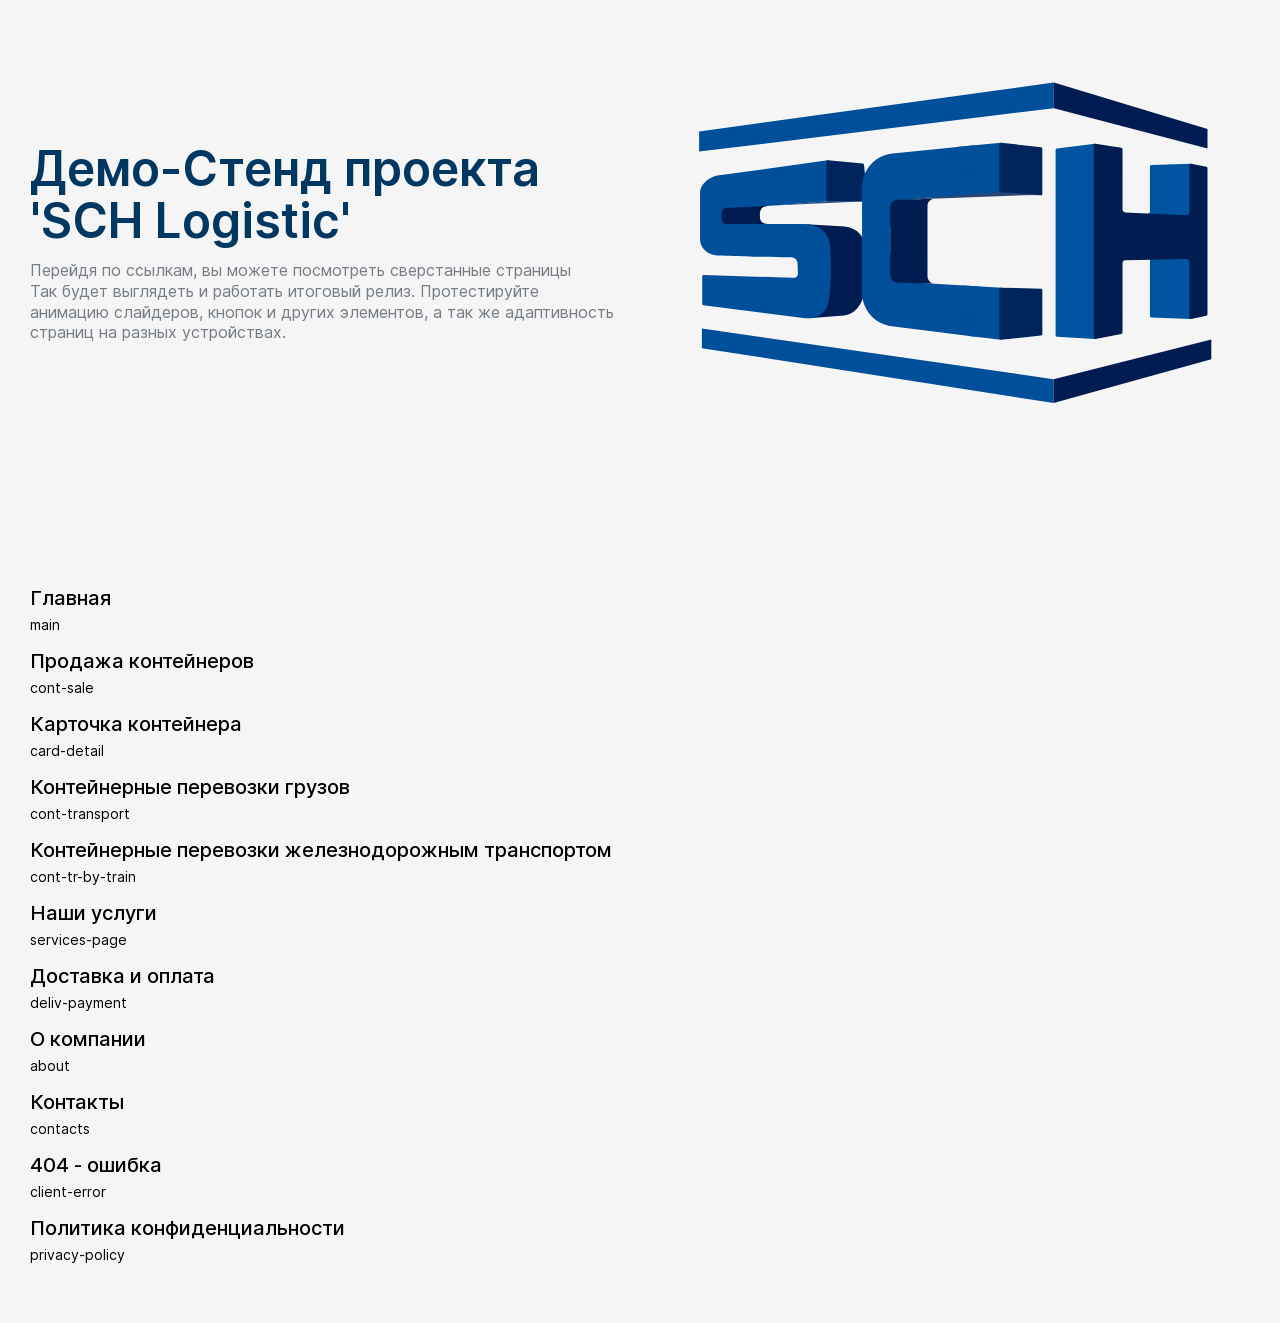
<file: index.html>
<html lang="ru">
  <head>
    <meta charset="utf-8"></meta>
    <meta name="viewport" content="width=device-width, initial-scale=1"></meta>
    <link rel="icon" type="image/x-icon" href="demo.svg"></link>
    <link rel="stylesheet" href="./assets/css/styles.css"></link>
    <title>Демо-стенд</title>
    <meta name="description" content="Одна из страниц проекта , предлагаем ознакомиться с программой"></meta>
  </head>
  <body>
    <div class="pages-navigation">
      <div class="pages-navigation__container">
        <div class="pages-navigation__body">
          <div class="pages-navigation__left">
            <h2 class="pages-navigation__left-title">Демо-Стенд проекта <br /> 'SCH Logistic'</h2>
            <p>Перейдя по ссылкам, вы можете посмотреть сверстанные страницы</p>
            <p>Так будет выглядеть и работать итоговый релиз. Протестируйте анимацию слайдеров, кнопок и других элементов, а так же адаптивность страниц на разных устройствах.</p>
          </div>
          <div class="pages-navigation__right">
            <img loading="lazy" src="modules/pages-navigation/demo.svg" alt=""></img>
          </div>
          <div class="pages-navigation__nav-shell">
            <a class="pages-navigation__item" href="main.html">
              <p class="pages-navigation__placeholder">Главная</p>
              <p class="pages-navigation__nav">main</p>
            </a>
            <a class="pages-navigation__item" href="cont-sale.html">
              <p class="pages-navigation__placeholder">Продажа контейнеров</p>
              <p class="pages-navigation__nav">cont-sale</p>
            </a>
            <a class="pages-navigation__item" href="card-detail.html">
              <p class="pages-navigation__placeholder">Карточка контейнера</p>
              <p class="pages-navigation__nav">card-detail</p>
            </a>
            <a class="pages-navigation__item" href="cont-transport.html">
              <p class="pages-navigation__placeholder">Контейнерные перевозки грузов</p>
              <p class="pages-navigation__nav">cont-transport</p>
            </a>
            <a class="pages-navigation__item" href="cont-tr-by-train.html">
              <p class="pages-navigation__placeholder">Контейнерные перевозки железнодорожным транспортом</p>
              <p class="pages-navigation__nav">cont-tr-by-train</p>
            </a>
            <a class="pages-navigation__item" href="services-page.html">
              <p class="pages-navigation__placeholder">Наши услуги</p>
              <p class="pages-navigation__nav">services-page</p>
            </a>
            <a class="pages-navigation__item" href="deliv-payment.html">
              <p class="pages-navigation__placeholder">Доставка и оплата</p>
              <p class="pages-navigation__nav">deliv-payment</p>
            </a>
            <a class="pages-navigation__item" href="about.html">
              <p class="pages-navigation__placeholder">О компании</p>
              <p class="pages-navigation__nav">about</p>
            </a>
            <a class="pages-navigation__item" href="contacts.html">
              <p class="pages-navigation__placeholder">Контакты</p>
              <p class="pages-navigation__nav">contacts</p>
            </a>
            <a class="pages-navigation__item" href="client-error.html">
              <p class="pages-navigation__placeholder">404 - ошибка</p>
              <p class="pages-navigation__nav">client-error</p>
            </a>
            <a class="pages-navigation__item" href="privacy-policy.html">
              <p class="pages-navigation__placeholder">Политика конфиденциальности</p>
              <p class="pages-navigation__nav">privacy-policy</p>
            </a>
          </div>
        </div>
      </div>
    </div>
    <script src="./assets/js/main.js"></script>
  </body>
</html>
</file>
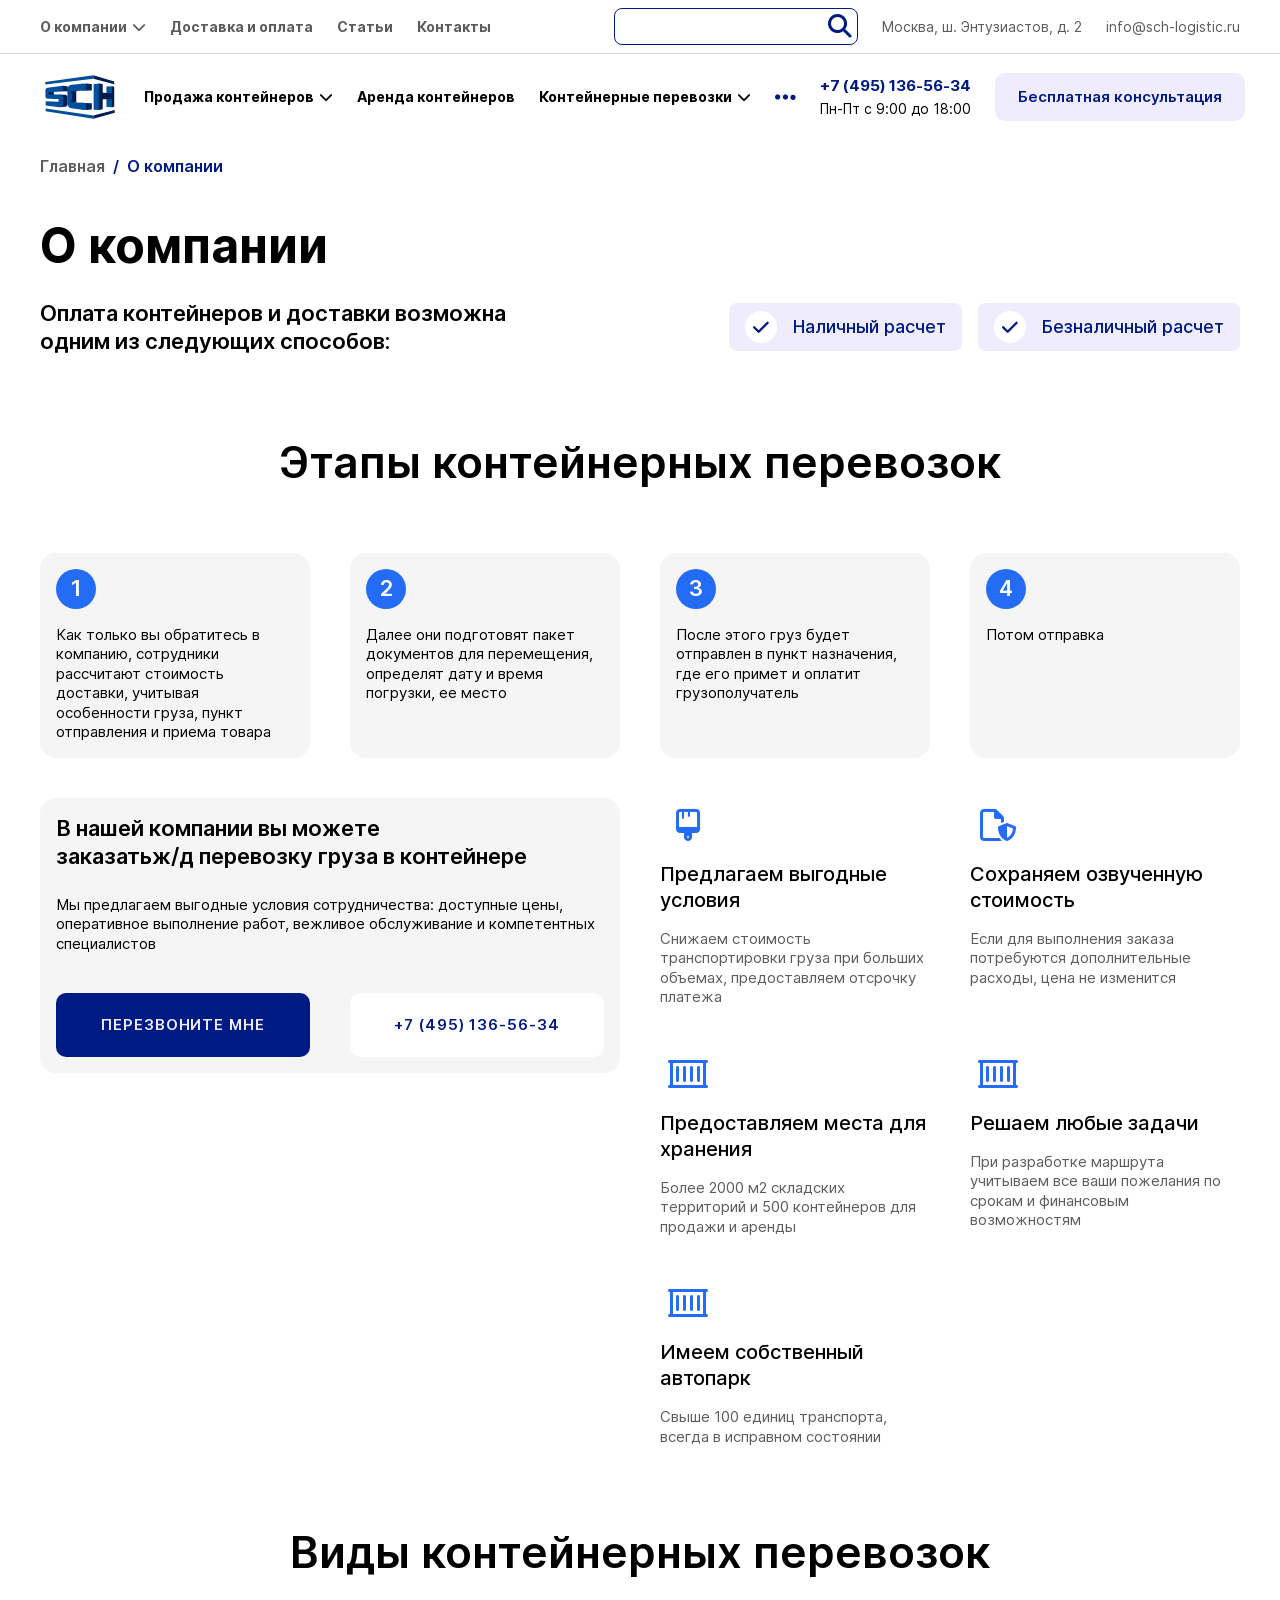
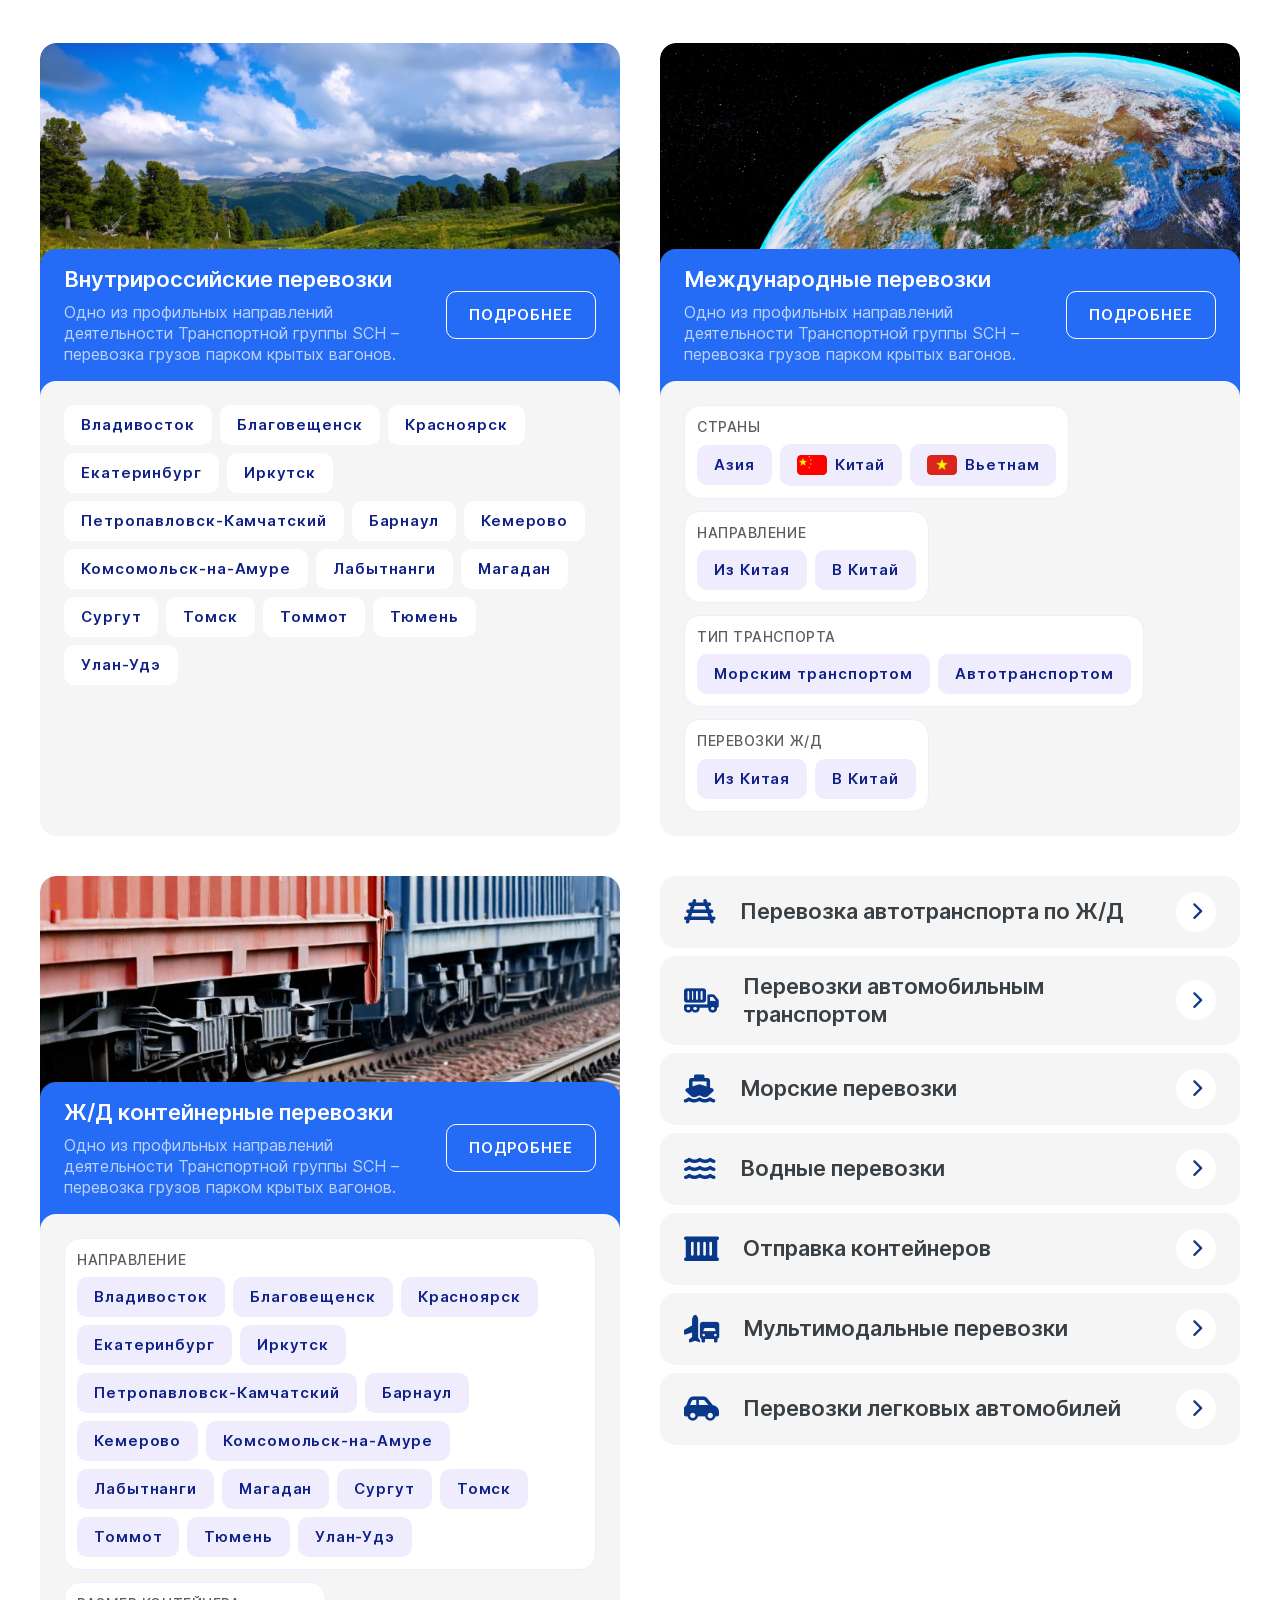
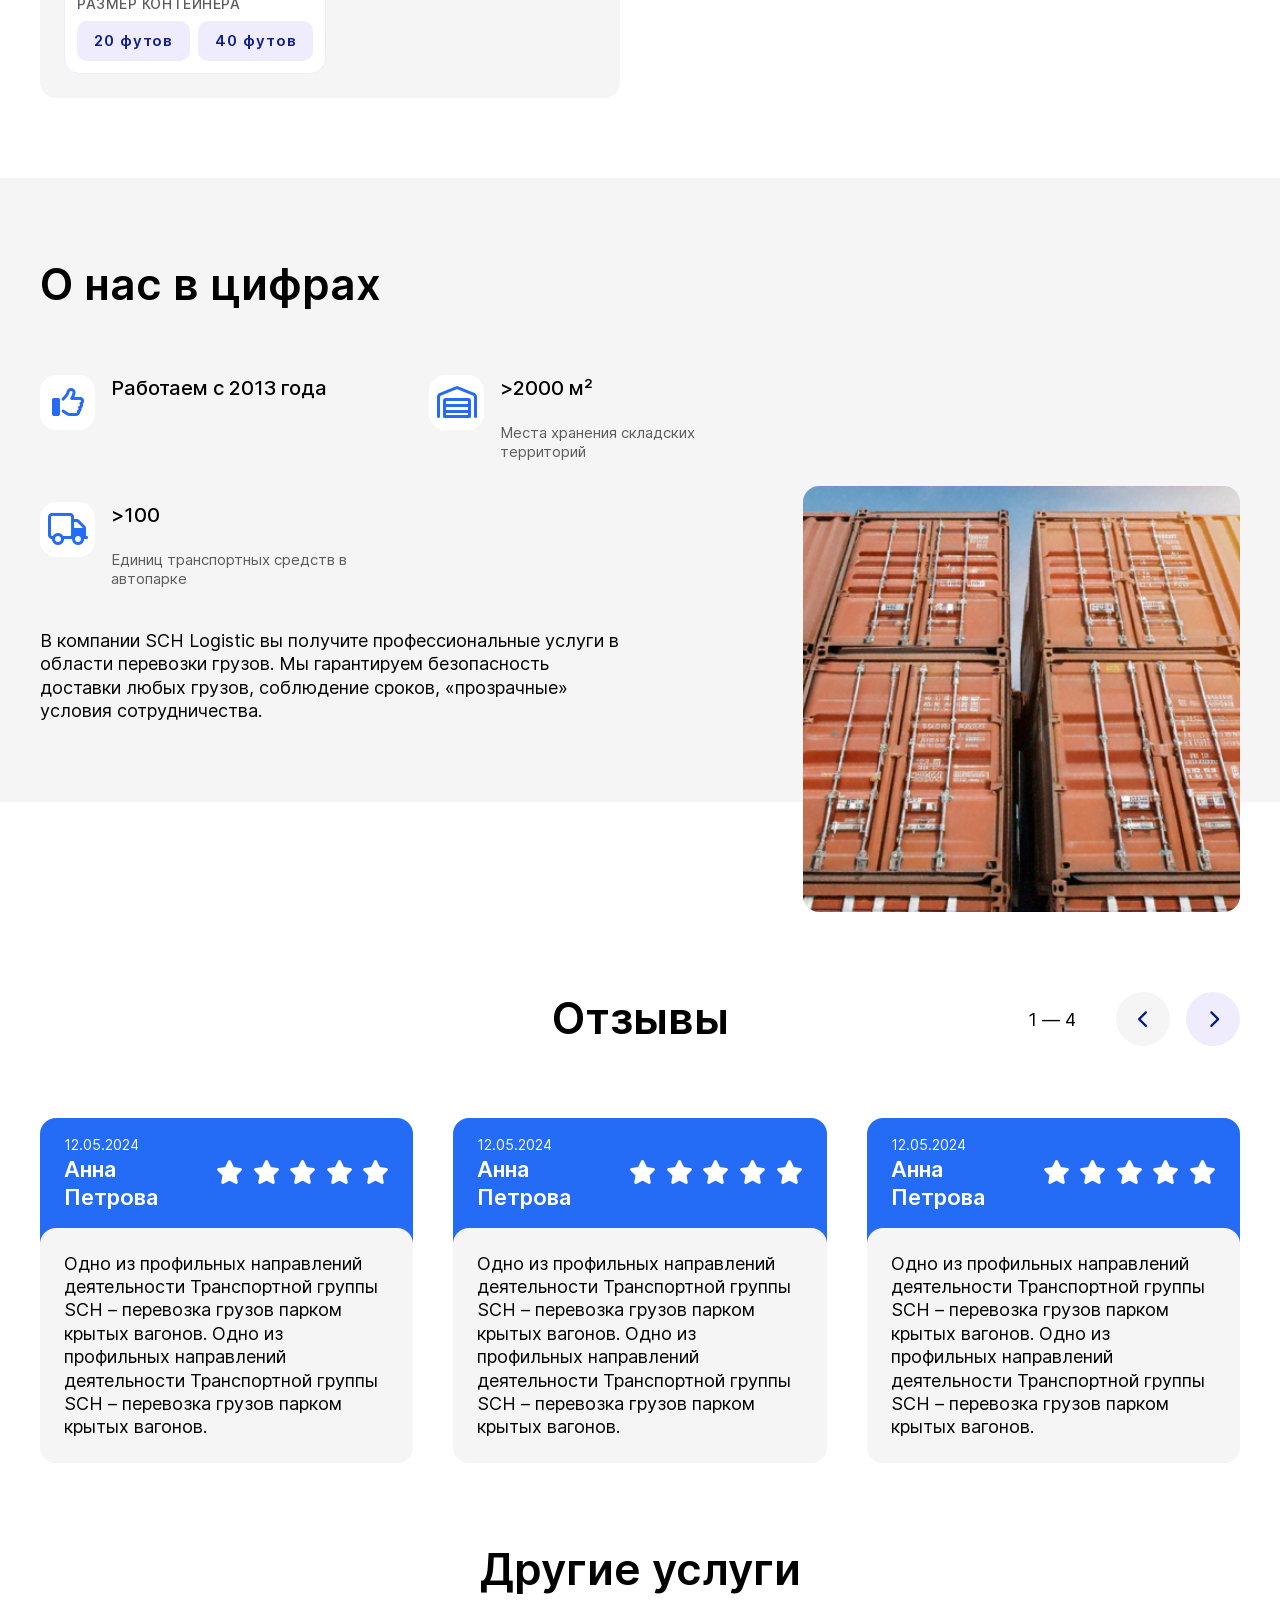
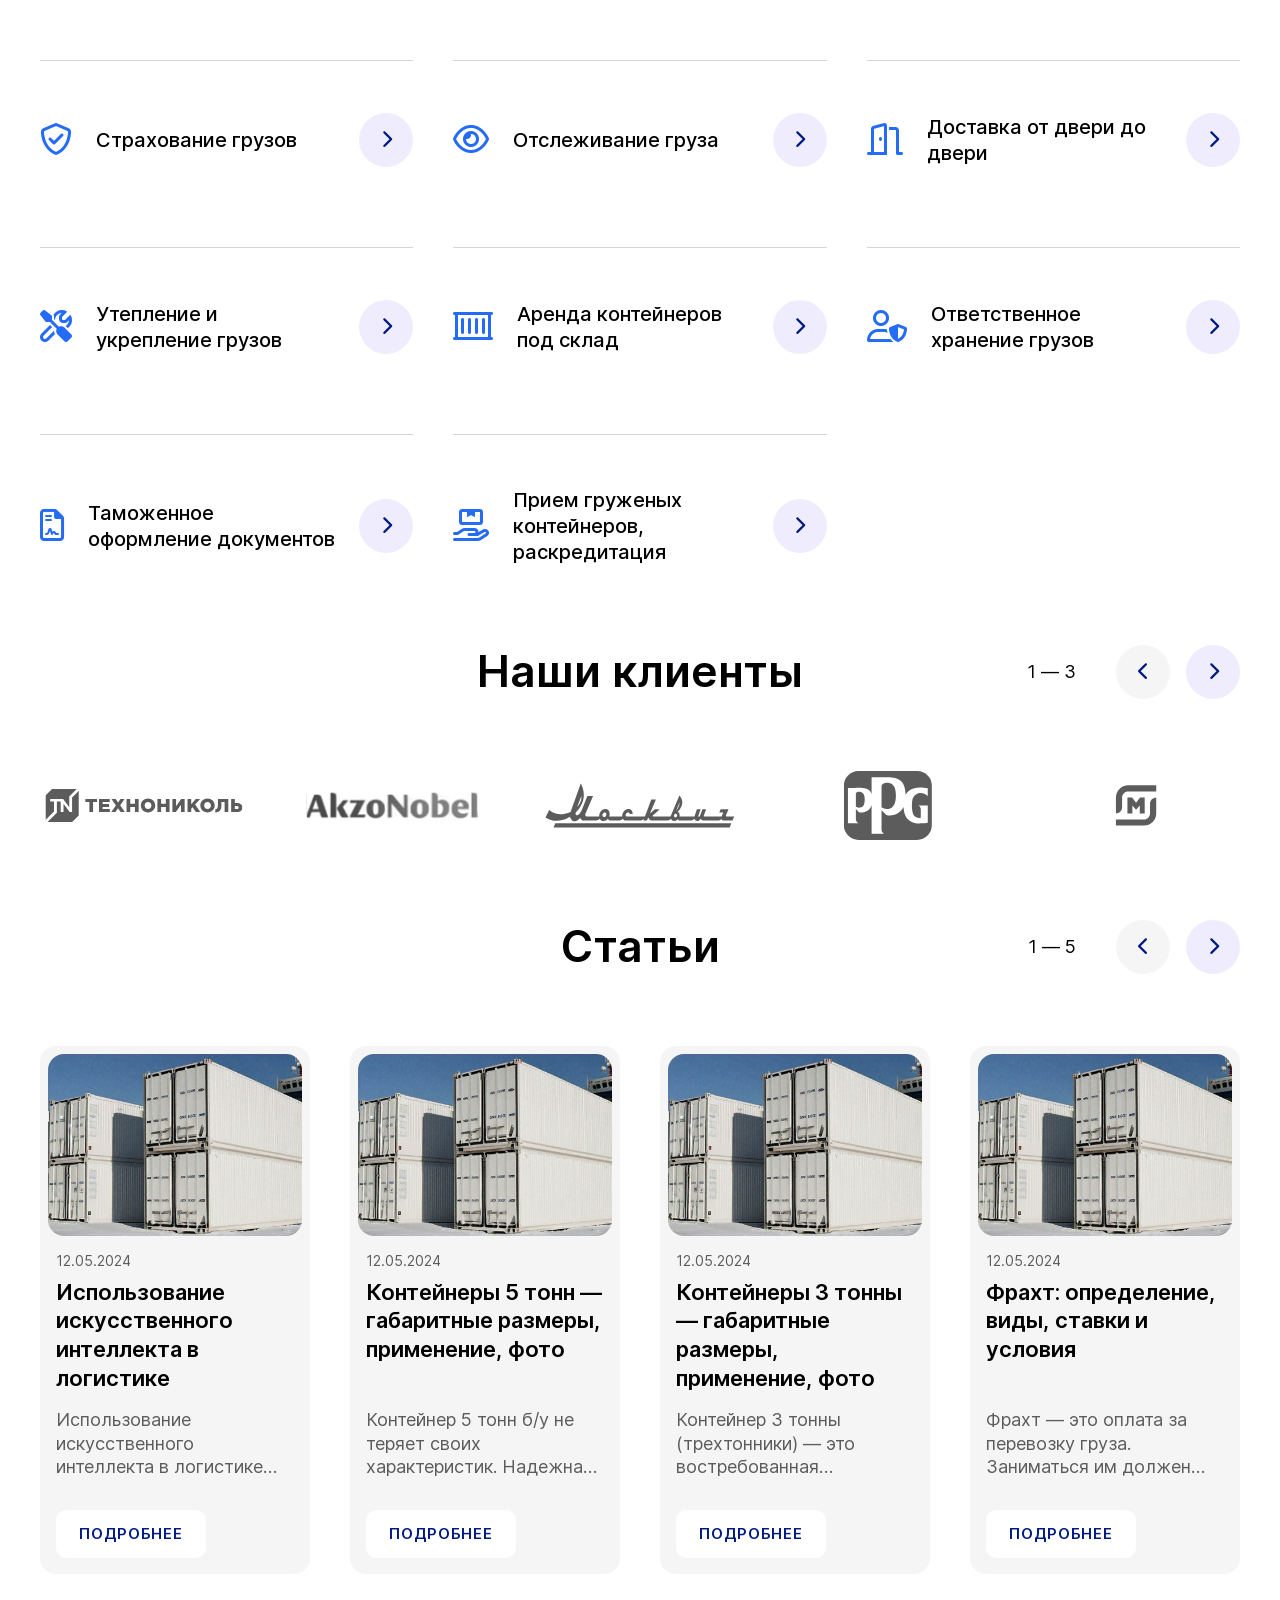
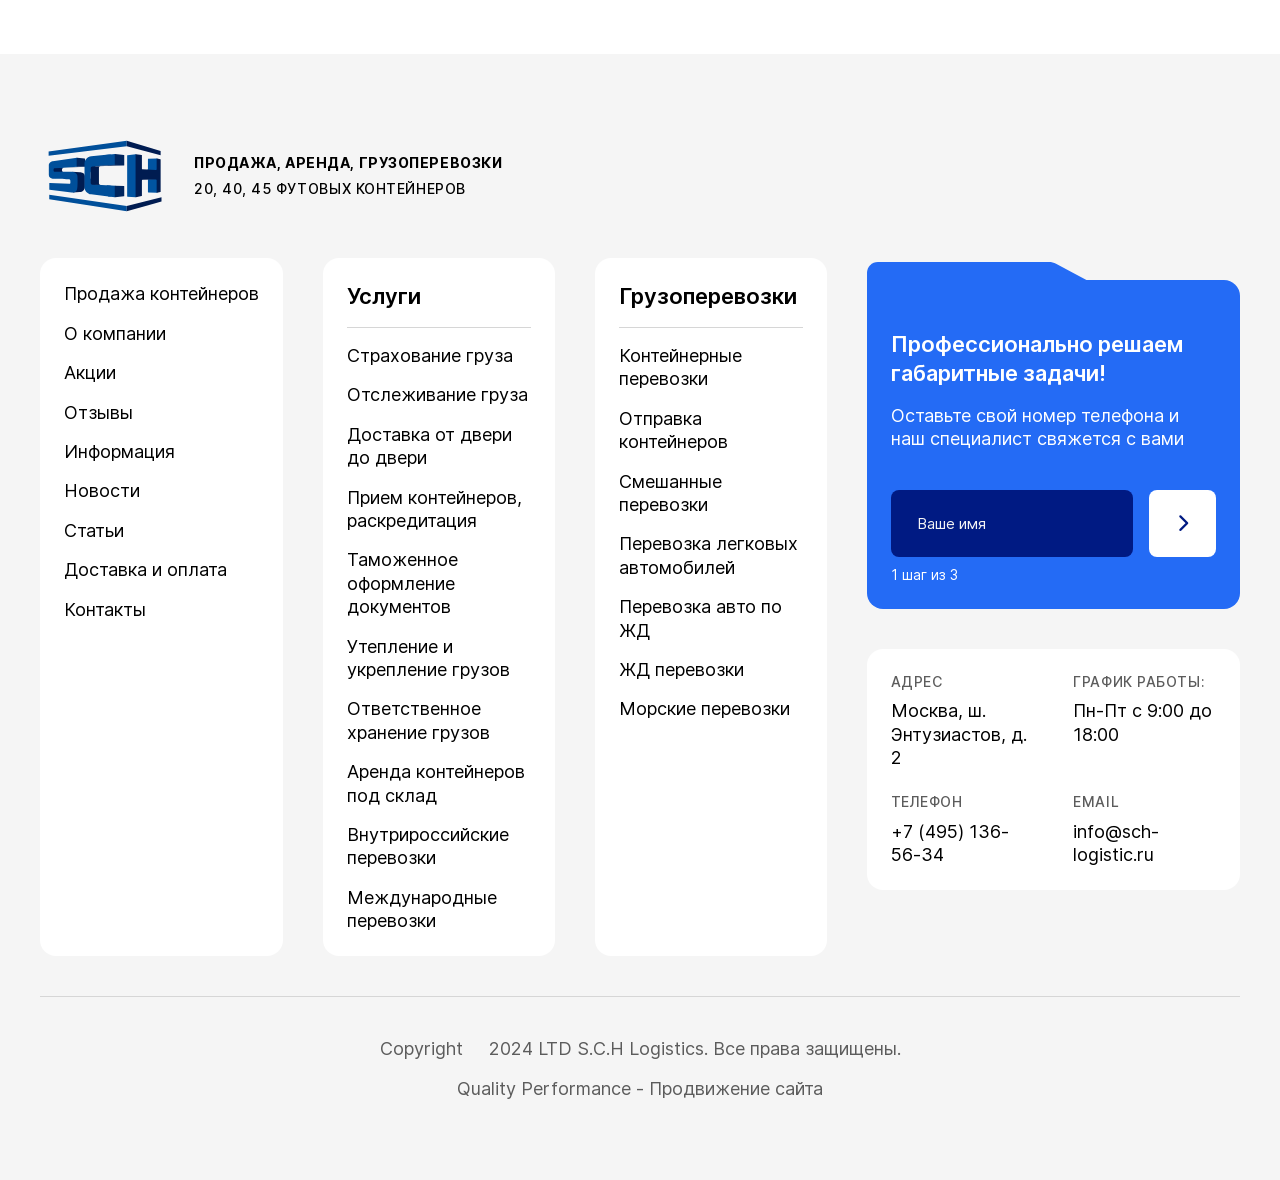
<file: about.html>
<!DOCTYPE html>
  <html lang="ru">
    <head>
      <meta charset="utf-8"></meta>
      <meta name="viewport" content="width=device-width, initial-scale=1"></meta>
      <link rel="icon" type="image/x-icon" href="demo.svg"></link>
      <link rel="stylesheet" href="./assets/css/styles.css"></link>
      <title>О компании</title>
      <meta name="description" content="Одна из страниц проекта , предлагаем ознакомиться с программой"></meta>
    </head>
    <body>
      <header class="header">
        <div class="header__top">
          <div class="container header__top-container">
            <ul class="header__top-left">
              <li class="header-submenu">
                <div data-id="panel">
                  <a href="javascript:void(0)">О компании</a>
                  <i class="fa-solid fa-chevron-down"></i>
                </div>
                <div class="header-submenu__body header-submenu__body--short" data-id="body">
                  <a href="javascript:void(0)">Акции</a>
                  <a href="javascript:void(0)">Отзывы</a>
                  <a href="javascript:void(0)">Информация</a>
                  <a href="javascript:void(0)">Статьи</a>
                </div>
              </li>
              <li class="header-submenu">
                <div data-id="panel">
                  <a href="javascript:void(0)">Доставка и оплата</a>
                </div>
              </li>
              <li class="header-submenu">
                <div data-id="panel">
                  <a href="javascript:void(0)">Статьи</a>
                </div>
              </li>
              <li class="header-submenu" data-header-contacts>
                <div data-id="panel">
                  <a href="javascript:void(0)">Контакты</a>
                </div>
              </li>
            </ul>
            <div class="header__top-right">
              <form class="header-search">
                <label class="header-search__label">
                  <input type="search" class="header-search__input"></input>
                  <button type="submit">
                    <i class="fa-solid fa-magnifying-glass"></i>
                  </button>
                </label>
              </form>
              <p>Москва, ш. Энтузиастов, д. 2</p>
              <a href="#">info@sch-logistic.ru</a>
            </div>
          </div>
        </div>
        <div class="header__bottom">
          <div class="container header__bottom-container">
            <a href="index.html" class="logo">
              <img src="modules/logo/demo.svg" alt=""></img>
            </a>
            <nav class="header__menu">
              <ul class="header__menu-wrap">
                <li class="header-submenu">
                  <div data-id="panel">
                    <a href="javascript:void(0)">Продажа контейнеров</a>
                    <i class="fa-solid fa-chevron-down"></i>
                  </div>
                  <div class="header-submenu__body" data-id="body">
                    <ul class="submenu-content">
                      <li class="submenu-content__item">
                        <div class="submenu-content__item-panel" data-id="panel">
                          <a href="javascript:void(0)">Сухогрузные морские контейнеры</a>
                          <i class="fa-regular fa-chevron-right"></i>
                        </div>
                        <ul class="submenu-content__body" data-id="body">
                          <li class="submenu-content__item">
                            <div class="submenu-content__item-panel" data-id="panel">
                              <a href="javascript:void(0)">20 футов</a>
                              <i class="fa-regular fa-chevron-right"></i>
                            </div>
                            <ul class="submenu-content__body" data-id="body">
                              <li class="submenu-content__item">
                                <a href="javascript:void(0)">Б/у</a>
                              </li>
                              <li class="submenu-content__item">
                                <a href="javascript:void(0)">Новый</a>
                              </li>
                              <li class="submenu-content__item">
                                <a href="javascript:void(0)">Dry Cube стандартные</a>
                              </li>
                              <li class="submenu-content__item">
                                <a href="javascript:void(0)">High Cube высокие</a>
                              </li>
                              <li class="submenu-content__item">
                                <a href="javascript:void(0)">Open Top открытые</a>
                              </li>
                              <li class="submenu-content__item">
                                <a href="javascript:void(0)">Hard Top</a>
                              </li>
                            </ul>
                          </li>
                          <li class="submenu-content__item">
                            <div class="submenu-content__item-panel" data-id="panel">
                              <a href="javascript:void(0)">30 футов</a>
                              <i class="fa-regular fa-chevron-right"></i>
                            </div>
                            <ul class="submenu-content__body" data-id="body">
                              <li class="submenu-content__item">
                                <a href="javascript:void(0)">Б/у</a>
                              </li>
                              <li class="submenu-content__item">
                                <a href="javascript:void(0)">Новый</a>
                              </li>
                              <li class="submenu-content__item">
                                <a href="javascript:void(0)">Dry Cube стандартные</a>
                              </li>
                              <li class="submenu-content__item">
                                <a href="javascript:void(0)">High Cube высокие</a>
                              </li>
                              <li class="submenu-content__item">
                                <a href="javascript:void(0)">Open Top открытые</a>
                              </li>
                              <li class="submenu-content__item">
                                <a href="javascript:void(0)">Hard Top</a>
                              </li>
                            </ul>
                          </li>
                        </ul>
                      </li>
                      <li class="submenu-content__item">
                        <div class="submenu-content__item-panel" data-id="panel">
                          <a href="javascript:void(0)">Рефрижераторные контейнеры</a>
                          <i class="fa-regular fa-chevron-right"></i>
                        </div>
                        <ul class="submenu-content__body" data-id="body">
                          <li class="submenu-content__item">
                            <div class="submenu-content__item-panel" data-id="panel">
                              <a href="javascript:void(0)">20 футов</a>
                              <i class="fa-regular fa-chevron-right"></i>
                            </div>
                            <ul class="submenu-content__body" data-id="body">
                              <li class="submenu-content__item">
                                <a href="javascript:void(0)">Б/у</a>
                              </li>
                              <li class="submenu-content__item">
                                <a href="javascript:void(0)">Новый</a>
                              </li>
                              <li class="submenu-content__item">
                                <a href="javascript:void(0)">Dry Cube стандартные</a>
                              </li>
                              <li class="submenu-content__item">
                                <a href="javascript:void(0)">High Cube высокие</a>
                              </li>
                              <li class="submenu-content__item">
                                <a href="javascript:void(0)">Open Top открытые</a>
                              </li>
                              <li class="submenu-content__item">
                                <a href="javascript:void(0)">Hard Top</a>
                              </li>
                            </ul>
                          </li>
                          <li class="submenu-content__item">
                            <div class="submenu-content__item-panel" data-id="panel">
                              <a href="javascript:void(0)">30 футов</a>
                              <i class="fa-regular fa-chevron-right"></i>
                            </div>
                            <ul class="submenu-content__body" data-id="body">
                              <li class="submenu-content__item">
                                <a href="javascript:void(0)">Б/у</a>
                              </li>
                              <li class="submenu-content__item">
                                <a href="javascript:void(0)">Новый</a>
                              </li>
                              <li class="submenu-content__item">
                                <a href="javascript:void(0)">Dry Cube стандартные</a>
                              </li>
                              <li class="submenu-content__item">
                                <a href="javascript:void(0)">High Cube высокие</a>
                              </li>
                              <li class="submenu-content__item">
                                <a href="javascript:void(0)">Open Top открытые</a>
                              </li>
                              <li class="submenu-content__item">
                                <a href="javascript:void(0)">Hard Top</a>
                              </li>
                            </ul>
                          </li>
                        </ul>
                      </li>
                      <li class="submenu-content__item">
                        <div class="submenu-content__item-panel" data-id="panel">
                          <a href="javascript:void(0)">Морской контейнер 6 метров</a>
                          <i class="fa-regular fa-chevron-right"></i>
                        </div>
                        <ul class="submenu-content__body" data-id="body">
                          <li class="submenu-content__item">
                            <div class="submenu-content__item-panel" data-id="panel">
                              <a href="javascript:void(0)">20 футов</a>
                              <i class="fa-regular fa-chevron-right"></i>
                            </div>
                            <ul class="submenu-content__body" data-id="body">
                              <li class="submenu-content__item">
                                <a href="javascript:void(0)">Б/у</a>
                              </li>
                              <li class="submenu-content__item">
                                <a href="javascript:void(0)">Новый</a>
                              </li>
                              <li class="submenu-content__item">
                                <a href="javascript:void(0)">Dry Cube стандартные</a>
                              </li>
                              <li class="submenu-content__item">
                                <a href="javascript:void(0)">High Cube высокие</a>
                              </li>
                              <li class="submenu-content__item">
                                <a href="javascript:void(0)">Open Top открытые</a>
                              </li>
                              <li class="submenu-content__item">
                                <a href="javascript:void(0)">Hard Top</a>
                              </li>
                            </ul>
                          </li>
                          <li class="submenu-content__item">
                            <div class="submenu-content__item-panel" data-id="panel">
                              <a href="javascript:void(0)">30 футов</a>
                              <i class="fa-regular fa-chevron-right"></i>
                            </div>
                            <ul class="submenu-content__body" data-id="body">
                              <li class="submenu-content__item">
                                <a href="javascript:void(0)">Б/у</a>
                              </li>
                              <li class="submenu-content__item">
                                <a href="javascript:void(0)">Новый</a>
                              </li>
                              <li class="submenu-content__item">
                                <a href="javascript:void(0)">Dry Cube стандартные</a>
                              </li>
                              <li class="submenu-content__item">
                                <a href="javascript:void(0)">High Cube высокие</a>
                              </li>
                              <li class="submenu-content__item">
                                <a href="javascript:void(0)">Open Top открытые</a>
                              </li>
                              <li class="submenu-content__item">
                                <a href="javascript:void(0)">Hard Top</a>
                              </li>
                            </ul>
                          </li>
                        </ul>
                      </li>
                      <li class="submenu-content__item">
                        <div class="submenu-content__item-panel" data-id="panel">
                          <a href="javascript:void(0)">Морской контейнер 12 метров</a>
                          <i class="fa-regular fa-chevron-right"></i>
                        </div>
                        <ul class="submenu-content__body" data-id="body">
                          <li class="submenu-content__item">
                            <div class="submenu-content__item-panel" data-id="panel">
                              <a href="javascript:void(0)">20 футов</a>
                              <i class="fa-regular fa-chevron-right"></i>
                            </div>
                            <ul class="submenu-content__body" data-id="body">
                              <li class="submenu-content__item">
                                <a href="javascript:void(0)">Б/у</a>
                              </li>
                              <li class="submenu-content__item">
                                <a href="javascript:void(0)">Новый</a>
                              </li>
                              <li class="submenu-content__item">
                                <a href="javascript:void(0)">Dry Cube стандартные</a>
                              </li>
                              <li class="submenu-content__item">
                                <a href="javascript:void(0)">High Cube высокие</a>
                              </li>
                              <li class="submenu-content__item">
                                <a href="javascript:void(0)">Open Top открытые</a>
                              </li>
                              <li class="submenu-content__item">
                                <a href="javascript:void(0)">Hard Top</a>
                              </li>
                            </ul>
                          </li>
                          <li class="submenu-content__item">
                            <div class="submenu-content__item-panel" data-id="panel">
                              <a href="javascript:void(0)">30 футов</a>
                              <i class="fa-regular fa-chevron-right"></i>
                            </div>
                            <ul class="submenu-content__body" data-id="body">
                              <li class="submenu-content__item">
                                <a href="javascript:void(0)">Б/у</a>
                              </li>
                              <li class="submenu-content__item">
                                <a href="javascript:void(0)">Новый</a>
                              </li>
                              <li class="submenu-content__item">
                                <a href="javascript:void(0)">Dry Cube стандартные</a>
                              </li>
                              <li class="submenu-content__item">
                                <a href="javascript:void(0)">High Cube высокие</a>
                              </li>
                              <li class="submenu-content__item">
                                <a href="javascript:void(0)">Open Top открытые</a>
                              </li>
                              <li class="submenu-content__item">
                                <a href="javascript:void(0)">Hard Top</a>
                              </li>
                            </ul>
                          </li>
                        </ul>
                      </li>
                      <li class="submenu-content__item">
                        <div class="submenu-content__item-panel" data-id="panel">
                          <a href="javascript:void(0)">Списанные контейнеры</a>
                          <i class="fa-regular fa-chevron-right"></i>
                        </div>
                        <ul class="submenu-content__body" data-id="body">
                          <li class="submenu-content__item">
                            <div class="submenu-content__item-panel" data-id="panel">
                              <a href="javascript:void(0)">20 футов</a>
                              <i class="fa-regular fa-chevron-right"></i>
                            </div>
                            <ul class="submenu-content__body" data-id="body">
                              <li class="submenu-content__item">
                                <a href="javascript:void(0)">Б/у</a>
                              </li>
                              <li class="submenu-content__item">
                                <a href="javascript:void(0)">Новый</a>
                              </li>
                              <li class="submenu-content__item">
                                <a href="javascript:void(0)">Dry Cube стандартные</a>
                              </li>
                              <li class="submenu-content__item">
                                <a href="javascript:void(0)">High Cube высокие</a>
                              </li>
                              <li class="submenu-content__item">
                                <a href="javascript:void(0)">Open Top открытые</a>
                              </li>
                              <li class="submenu-content__item">
                                <a href="javascript:void(0)">Hard Top</a>
                              </li>
                            </ul>
                          </li>
                          <li class="submenu-content__item">
                            <div class="submenu-content__item-panel" data-id="panel">
                              <a href="javascript:void(0)">30 футов</a>
                              <i class="fa-regular fa-chevron-right"></i>
                            </div>
                            <ul class="submenu-content__body" data-id="body">
                              <li class="submenu-content__item">
                                <a href="javascript:void(0)">Б/у</a>
                              </li>
                              <li class="submenu-content__item">
                                <a href="javascript:void(0)">Новый</a>
                              </li>
                              <li class="submenu-content__item">
                                <a href="javascript:void(0)">Dry Cube стандартные</a>
                              </li>
                              <li class="submenu-content__item">
                                <a href="javascript:void(0)">High Cube высокие</a>
                              </li>
                              <li class="submenu-content__item">
                                <a href="javascript:void(0)">Open Top открытые</a>
                              </li>
                              <li class="submenu-content__item">
                                <a href="javascript:void(0)">Hard Top</a>
                              </li>
                            </ul>
                          </li>
                        </ul>
                      </li>
                      <li class="submenu-content__item">
                        <div class="submenu-content__item-panel" data-id="panel">
                          <a href="javascript:void(0)">Морские контейнеры оптом</a>
                          <i class="fa-regular fa-chevron-right"></i>
                        </div>
                        <ul class="submenu-content__body" data-id="body">
                          <li class="submenu-content__item">
                            <div class="submenu-content__item-panel" data-id="panel">
                              <a href="javascript:void(0)">20 футов</a>
                              <i class="fa-regular fa-chevron-right"></i>
                            </div>
                            <ul class="submenu-content__body" data-id="body">
                              <li class="submenu-content__item">
                                <a href="javascript:void(0)">Б/у</a>
                              </li>
                              <li class="submenu-content__item">
                                <a href="javascript:void(0)">Новый</a>
                              </li>
                              <li class="submenu-content__item">
                                <a href="javascript:void(0)">Dry Cube стандартные</a>
                              </li>
                              <li class="submenu-content__item">
                                <a href="javascript:void(0)">High Cube высокие</a>
                              </li>
                              <li class="submenu-content__item">
                                <a href="javascript:void(0)">Open Top открытые</a>
                              </li>
                              <li class="submenu-content__item">
                                <a href="javascript:void(0)">Hard Top</a>
                              </li>
                            </ul>
                          </li>
                          <li class="submenu-content__item">
                            <div class="submenu-content__item-panel" data-id="panel">
                              <a href="javascript:void(0)">30 футов</a>
                              <i class="fa-regular fa-chevron-right"></i>
                            </div>
                            <ul class="submenu-content__body" data-id="body">
                              <li class="submenu-content__item">
                                <a href="javascript:void(0)">Б/у</a>
                              </li>
                              <li class="submenu-content__item">
                                <a href="javascript:void(0)">Новый</a>
                              </li>
                              <li class="submenu-content__item">
                                <a href="javascript:void(0)">Dry Cube стандартные</a>
                              </li>
                              <li class="submenu-content__item">
                                <a href="javascript:void(0)">High Cube высокие</a>
                              </li>
                              <li class="submenu-content__item">
                                <a href="javascript:void(0)">Open Top открытые</a>
                              </li>
                              <li class="submenu-content__item">
                                <a href="javascript:void(0)">Hard Top</a>
                              </li>
                            </ul>
                          </li>
                        </ul>
                      </li>
                      <li class="submenu-content__item">
                        <div class="submenu-content__item-panel" data-id="panel">
                          <a href="javascript:void(0)">Контейнеры Dry Cube</a>
                          <i class="fa-regular fa-chevron-right"></i>
                        </div>
                        <ul class="submenu-content__body" data-id="body">
                          <li class="submenu-content__item">
                            <div class="submenu-content__item-panel" data-id="panel">
                              <a href="javascript:void(0)">20 футов</a>
                              <i class="fa-regular fa-chevron-right"></i>
                            </div>
                            <ul class="submenu-content__body" data-id="body">
                              <li class="submenu-content__item">
                                <a href="javascript:void(0)">Б/у</a>
                              </li>
                              <li class="submenu-content__item">
                                <a href="javascript:void(0)">Новый</a>
                              </li>
                              <li class="submenu-content__item">
                                <a href="javascript:void(0)">Dry Cube стандартные</a>
                              </li>
                              <li class="submenu-content__item">
                                <a href="javascript:void(0)">High Cube высокие</a>
                              </li>
                              <li class="submenu-content__item">
                                <a href="javascript:void(0)">Open Top открытые</a>
                              </li>
                              <li class="submenu-content__item">
                                <a href="javascript:void(0)">Hard Top</a>
                              </li>
                            </ul>
                          </li>
                          <li class="submenu-content__item">
                            <div class="submenu-content__item-panel" data-id="panel">
                              <a href="javascript:void(0)">30 футов</a>
                              <i class="fa-regular fa-chevron-right"></i>
                            </div>
                            <ul class="submenu-content__body" data-id="body">
                              <li class="submenu-content__item">
                                <a href="javascript:void(0)">Б/у</a>
                              </li>
                              <li class="submenu-content__item">
                                <a href="javascript:void(0)">Новый</a>
                              </li>
                              <li class="submenu-content__item">
                                <a href="javascript:void(0)">Dry Cube стандартные</a>
                              </li>
                              <li class="submenu-content__item">
                                <a href="javascript:void(0)">High Cube высокие</a>
                              </li>
                              <li class="submenu-content__item">
                                <a href="javascript:void(0)">Open Top открытые</a>
                              </li>
                              <li class="submenu-content__item">
                                <a href="javascript:void(0)">Hard Top</a>
                              </li>
                            </ul>
                          </li>
                        </ul>
                      </li>
                      <li class="submenu-content__item">
                        <div class="submenu-content__item-panel" data-id="panel">
                          <a href="javascript:void(0)">Сухогрузные морские контейнеры</a>
                          <i class="fa-regular fa-chevron-right"></i>
                        </div>
                        <ul class="submenu-content__body" data-id="body">
                          <li class="submenu-content__item">
                            <div class="submenu-content__item-panel" data-id="panel">
                              <a href="javascript:void(0)">20 футов</a>
                              <i class="fa-regular fa-chevron-right"></i>
                            </div>
                            <ul class="submenu-content__body" data-id="body">
                              <li class="submenu-content__item">
                                <a href="javascript:void(0)">Б/у</a>
                              </li>
                              <li class="submenu-content__item">
                                <a href="javascript:void(0)">Новый</a>
                              </li>
                              <li class="submenu-content__item">
                                <a href="javascript:void(0)">Dry Cube стандартные</a>
                              </li>
                              <li class="submenu-content__item">
                                <a href="javascript:void(0)">High Cube высокие</a>
                              </li>
                              <li class="submenu-content__item">
                                <a href="javascript:void(0)">Open Top открытые</a>
                              </li>
                              <li class="submenu-content__item">
                                <a href="javascript:void(0)">Hard Top</a>
                              </li>
                            </ul>
                          </li>
                          <li class="submenu-content__item">
                            <div class="submenu-content__item-panel" data-id="panel">
                              <a href="javascript:void(0)">30 футов</a>
                              <i class="fa-regular fa-chevron-right"></i>
                            </div>
                            <ul class="submenu-content__body" data-id="body">
                              <li class="submenu-content__item">
                                <a href="javascript:void(0)">Б/у</a>
                              </li>
                              <li class="submenu-content__item">
                                <a href="javascript:void(0)">Новый</a>
                              </li>
                              <li class="submenu-content__item">
                                <a href="javascript:void(0)">Dry Cube стандартные</a>
                              </li>
                              <li class="submenu-content__item">
                                <a href="javascript:void(0)">High Cube высокие</a>
                              </li>
                              <li class="submenu-content__item">
                                <a href="javascript:void(0)">Open Top открытые</a>
                              </li>
                              <li class="submenu-content__item">
                                <a href="javascript:void(0)">Hard Top</a>
                              </li>
                            </ul>
                          </li>
                        </ul>
                      </li>
                      <li class="submenu-content__item">
                        <div class="submenu-content__item-panel" data-id="panel">
                          <a href="javascript:void(0)">Рефрижераторные контейнеры</a>
                          <i class="fa-regular fa-chevron-right"></i>
                        </div>
                        <ul class="submenu-content__body" data-id="body">
                          <li class="submenu-content__item">
                            <div class="submenu-content__item-panel" data-id="panel">
                              <a href="javascript:void(0)">20 футов</a>
                              <i class="fa-regular fa-chevron-right"></i>
                            </div>
                            <ul class="submenu-content__body" data-id="body">
                              <li class="submenu-content__item">
                                <a href="javascript:void(0)">Б/у</a>
                              </li>
                              <li class="submenu-content__item">
                                <a href="javascript:void(0)">Новый</a>
                              </li>
                              <li class="submenu-content__item">
                                <a href="javascript:void(0)">Dry Cube стандартные</a>
                              </li>
                              <li class="submenu-content__item">
                                <a href="javascript:void(0)">High Cube высокие</a>
                              </li>
                              <li class="submenu-content__item">
                                <a href="javascript:void(0)">Open Top открытые</a>
                              </li>
                              <li class="submenu-content__item">
                                <a href="javascript:void(0)">Hard Top</a>
                              </li>
                            </ul>
                          </li>
                          <li class="submenu-content__item">
                            <div class="submenu-content__item-panel" data-id="panel">
                              <a href="javascript:void(0)">30 футов</a>
                              <i class="fa-regular fa-chevron-right"></i>
                            </div>
                            <ul class="submenu-content__body" data-id="body">
                              <li class="submenu-content__item">
                                <a href="javascript:void(0)">Б/у</a>
                              </li>
                              <li class="submenu-content__item">
                                <a href="javascript:void(0)">Новый</a>
                              </li>
                              <li class="submenu-content__item">
                                <a href="javascript:void(0)">Dry Cube стандартные</a>
                              </li>
                              <li class="submenu-content__item">
                                <a href="javascript:void(0)">High Cube высокие</a>
                              </li>
                              <li class="submenu-content__item">
                                <a href="javascript:void(0)">Open Top открытые</a>
                              </li>
                              <li class="submenu-content__item">
                                <a href="javascript:void(0)">Hard Top</a>
                              </li>
                            </ul>
                          </li>
                        </ul>
                      </li>
                      <li class="submenu-content__item">
                        <div class="submenu-content__item-panel" data-id="panel">
                          <a href="javascript:void(0)">Морской контейнер 6 метров</a>
                          <i class="fa-regular fa-chevron-right"></i>
                        </div>
                        <ul class="submenu-content__body" data-id="body">
                          <li class="submenu-content__item">
                            <div class="submenu-content__item-panel" data-id="panel">
                              <a href="javascript:void(0)">20 футов</a>
                              <i class="fa-regular fa-chevron-right"></i>
                            </div>
                            <ul class="submenu-content__body" data-id="body">
                              <li class="submenu-content__item">
                                <a href="javascript:void(0)">Б/у</a>
                              </li>
                              <li class="submenu-content__item">
                                <a href="javascript:void(0)">Новый</a>
                              </li>
                              <li class="submenu-content__item">
                                <a href="javascript:void(0)">Dry Cube стандартные</a>
                              </li>
                              <li class="submenu-content__item">
                                <a href="javascript:void(0)">High Cube высокие</a>
                              </li>
                              <li class="submenu-content__item">
                                <a href="javascript:void(0)">Open Top открытые</a>
                              </li>
                              <li class="submenu-content__item">
                                <a href="javascript:void(0)">Hard Top</a>
                              </li>
                            </ul>
                          </li>
                          <li class="submenu-content__item">
                            <div class="submenu-content__item-panel" data-id="panel">
                              <a href="javascript:void(0)">30 футов</a>
                              <i class="fa-regular fa-chevron-right"></i>
                            </div>
                            <ul class="submenu-content__body" data-id="body">
                              <li class="submenu-content__item">
                                <a href="javascript:void(0)">Б/у</a>
                              </li>
                              <li class="submenu-content__item">
                                <a href="javascript:void(0)">Новый</a>
                              </li>
                              <li class="submenu-content__item">
                                <a href="javascript:void(0)">Dry Cube стандартные</a>
                              </li>
                              <li class="submenu-content__item">
                                <a href="javascript:void(0)">High Cube высокие</a>
                              </li>
                              <li class="submenu-content__item">
                                <a href="javascript:void(0)">Open Top открытые</a>
                              </li>
                              <li class="submenu-content__item">
                                <a href="javascript:void(0)">Hard Top</a>
                              </li>
                            </ul>
                          </li>
                        </ul>
                      </li>
                      <li class="submenu-content__item">
                        <div class="submenu-content__item-panel" data-id="panel">
                          <a href="javascript:void(0)">Морской контейнер 12 метров</a>
                          <i class="fa-regular fa-chevron-right"></i>
                        </div>
                        <ul class="submenu-content__body" data-id="body">
                          <li class="submenu-content__item">
                            <div class="submenu-content__item-panel" data-id="panel">
                              <a href="javascript:void(0)">20 футов</a>
                              <i class="fa-regular fa-chevron-right"></i>
                            </div>
                            <ul class="submenu-content__body" data-id="body">
                              <li class="submenu-content__item">
                                <a href="javascript:void(0)">Б/у</a>
                              </li>
                              <li class="submenu-content__item">
                                <a href="javascript:void(0)">Новый</a>
                              </li>
                              <li class="submenu-content__item">
                                <a href="javascript:void(0)">Dry Cube стандартные</a>
                              </li>
                              <li class="submenu-content__item">
                                <a href="javascript:void(0)">High Cube высокие</a>
                              </li>
                              <li class="submenu-content__item">
                                <a href="javascript:void(0)">Open Top открытые</a>
                              </li>
                              <li class="submenu-content__item">
                                <a href="javascript:void(0)">Hard Top</a>
                              </li>
                            </ul>
                          </li>
                          <li class="submenu-content__item">
                            <div class="submenu-content__item-panel" data-id="panel">
                              <a href="javascript:void(0)">30 футов</a>
                              <i class="fa-regular fa-chevron-right"></i>
                            </div>
                            <ul class="submenu-content__body" data-id="body">
                              <li class="submenu-content__item">
                                <a href="javascript:void(0)">Б/у</a>
                              </li>
                              <li class="submenu-content__item">
                                <a href="javascript:void(0)">Новый</a>
                              </li>
                              <li class="submenu-content__item">
                                <a href="javascript:void(0)">Dry Cube стандартные</a>
                              </li>
                              <li class="submenu-content__item">
                                <a href="javascript:void(0)">High Cube высокие</a>
                              </li>
                              <li class="submenu-content__item">
                                <a href="javascript:void(0)">Open Top открытые</a>
                              </li>
                              <li class="submenu-content__item">
                                <a href="javascript:void(0)">Hard Top</a>
                              </li>
                            </ul>
                          </li>
                        </ul>
                      </li>
                      <li class="submenu-content__item">
                        <div class="submenu-content__item-panel" data-id="panel">
                          <a href="javascript:void(0)">Списанные контейнеры</a>
                          <i class="fa-regular fa-chevron-right"></i>
                        </div>
                        <ul class="submenu-content__body" data-id="body">
                          <li class="submenu-content__item">
                            <div class="submenu-content__item-panel" data-id="panel">
                              <a href="javascript:void(0)">20 футов</a>
                              <i class="fa-regular fa-chevron-right"></i>
                            </div>
                            <ul class="submenu-content__body" data-id="body">
                              <li class="submenu-content__item">
                                <a href="javascript:void(0)">Б/у</a>
                              </li>
                              <li class="submenu-content__item">
                                <a href="javascript:void(0)">Новый</a>
                              </li>
                              <li class="submenu-content__item">
                                <a href="javascript:void(0)">Dry Cube стандартные</a>
                              </li>
                              <li class="submenu-content__item">
                                <a href="javascript:void(0)">High Cube высокие</a>
                              </li>
                              <li class="submenu-content__item">
                                <a href="javascript:void(0)">Open Top открытые</a>
                              </li>
                              <li class="submenu-content__item">
                                <a href="javascript:void(0)">Hard Top</a>
                              </li>
                            </ul>
                          </li>
                          <li class="submenu-content__item">
                            <div class="submenu-content__item-panel" data-id="panel">
                              <a href="javascript:void(0)">30 футов</a>
                              <i class="fa-regular fa-chevron-right"></i>
                            </div>
                            <ul class="submenu-content__body" data-id="body">
                              <li class="submenu-content__item">
                                <a href="javascript:void(0)">Б/у</a>
                              </li>
                              <li class="submenu-content__item">
                                <a href="javascript:void(0)">Новый</a>
                              </li>
                              <li class="submenu-content__item">
                                <a href="javascript:void(0)">Dry Cube стандартные</a>
                              </li>
                              <li class="submenu-content__item">
                                <a href="javascript:void(0)">High Cube высокие</a>
                              </li>
                              <li class="submenu-content__item">
                                <a href="javascript:void(0)">Open Top открытые</a>
                              </li>
                              <li class="submenu-content__item">
                                <a href="javascript:void(0)">Hard Top</a>
                              </li>
                            </ul>
                          </li>
                        </ul>
                      </li>
                      <li class="submenu-content__item">
                        <div class="submenu-content__item-panel" data-id="panel">
                          <a href="javascript:void(0)">Морские контейнеры оптом</a>
                          <i class="fa-regular fa-chevron-right"></i>
                        </div>
                        <ul class="submenu-content__body" data-id="body">
                          <li class="submenu-content__item">
                            <div class="submenu-content__item-panel" data-id="panel">
                              <a href="javascript:void(0)">20 футов</a>
                              <i class="fa-regular fa-chevron-right"></i>
                            </div>
                            <ul class="submenu-content__body" data-id="body">
                              <li class="submenu-content__item">
                                <a href="javascript:void(0)">Б/у</a>
                              </li>
                              <li class="submenu-content__item">
                                <a href="javascript:void(0)">Новый</a>
                              </li>
                              <li class="submenu-content__item">
                                <a href="javascript:void(0)">Dry Cube стандартные</a>
                              </li>
                              <li class="submenu-content__item">
                                <a href="javascript:void(0)">High Cube высокие</a>
                              </li>
                              <li class="submenu-content__item">
                                <a href="javascript:void(0)">Open Top открытые</a>
                              </li>
                              <li class="submenu-content__item">
                                <a href="javascript:void(0)">Hard Top</a>
                              </li>
                            </ul>
                          </li>
                          <li class="submenu-content__item">
                            <div class="submenu-content__item-panel" data-id="panel">
                              <a href="javascript:void(0)">30 футов</a>
                              <i class="fa-regular fa-chevron-right"></i>
                            </div>
                            <ul class="submenu-content__body" data-id="body">
                              <li class="submenu-content__item">
                                <a href="javascript:void(0)">Б/у</a>
                              </li>
                              <li class="submenu-content__item">
                                <a href="javascript:void(0)">Новый</a>
                              </li>
                              <li class="submenu-content__item">
                                <a href="javascript:void(0)">Dry Cube стандартные</a>
                              </li>
                              <li class="submenu-content__item">
                                <a href="javascript:void(0)">High Cube высокие</a>
                              </li>
                              <li class="submenu-content__item">
                                <a href="javascript:void(0)">Open Top открытые</a>
                              </li>
                              <li class="submenu-content__item">
                                <a href="javascript:void(0)">Hard Top</a>
                              </li>
                            </ul>
                          </li>
                        </ul>
                      </li>
                      <li class="submenu-content__item">
                        <div class="submenu-content__item-panel" data-id="panel">
                          <a href="javascript:void(0)">Контейнеры Dry Cube</a>
                          <i class="fa-regular fa-chevron-right"></i>
                        </div>
                        <ul class="submenu-content__body" data-id="body">
                          <li class="submenu-content__item">
                            <div class="submenu-content__item-panel" data-id="panel">
                              <a href="javascript:void(0)">20 футов</a>
                              <i class="fa-regular fa-chevron-right"></i>
                            </div>
                            <ul class="submenu-content__body" data-id="body">
                              <li class="submenu-content__item">
                                <a href="javascript:void(0)">Б/у</a>
                              </li>
                              <li class="submenu-content__item">
                                <a href="javascript:void(0)">Новый</a>
                              </li>
                              <li class="submenu-content__item">
                                <a href="javascript:void(0)">Dry Cube стандартные</a>
                              </li>
                              <li class="submenu-content__item">
                                <a href="javascript:void(0)">High Cube высокие</a>
                              </li>
                              <li class="submenu-content__item">
                                <a href="javascript:void(0)">Open Top открытые</a>
                              </li>
                              <li class="submenu-content__item">
                                <a href="javascript:void(0)">Hard Top</a>
                              </li>
                            </ul>
                          </li>
                          <li class="submenu-content__item">
                            <div class="submenu-content__item-panel" data-id="panel">
                              <a href="javascript:void(0)">30 футов</a>
                              <i class="fa-regular fa-chevron-right"></i>
                            </div>
                            <ul class="submenu-content__body" data-id="body">
                              <li class="submenu-content__item">
                                <a href="javascript:void(0)">Б/у</a>
                              </li>
                              <li class="submenu-content__item">
                                <a href="javascript:void(0)">Новый</a>
                              </li>
                              <li class="submenu-content__item">
                                <a href="javascript:void(0)">Dry Cube стандартные</a>
                              </li>
                              <li class="submenu-content__item">
                                <a href="javascript:void(0)">High Cube высокие</a>
                              </li>
                              <li class="submenu-content__item">
                                <a href="javascript:void(0)">Open Top открытые</a>
                              </li>
                              <li class="submenu-content__item">
                                <a href="javascript:void(0)">Hard Top</a>
                              </li>
                            </ul>
                          </li>
                        </ul>
                      </li>
                    </ul>
                  </div>
                </li>
                <li class="header-submenu">
                  <div data-id="panel">
                    <a href="javascript:void(0)">Аренда контейнеров</a>
                  </div>
                </li>
                <li class="header-submenu">
                  <div data-id="panel">
                    <a href="javascript:void(0)">Контейнерные перевозки</a>
                    <i class="fa-solid fa-chevron-down"></i>
                  </div>
                  <div class="header-submenu__body" data-id="body">
                    <ul class="submenu-content">
                      <li class="submenu-content__item">
                        <div class="submenu-content__item-panel" data-id="panel">
                          <a href="javascript:void(0)">Внутрироссийские перевозки</a>
                          <i class="fa-regular fa-chevron-right"></i>
                        </div>
                        <ul class="submenu-content__body" data-id="body">
                          <li class="submenu-content__item">
                            <div class="submenu-content__item-panel" data-id="panel">
                              <a href="javascript:void(0)">Москва — Владивосток</a>
                            </div>
                          </li>
                          <li class="submenu-content__item">
                            <div class="submenu-content__item-panel" data-id="panel">
                              <a href="javascript:void(0)">Москва — Благовещенск</a>
                            </div>
                          </li>
                          <li class="submenu-content__item">
                            <div class="submenu-content__item-panel" data-id="panel">
                              <a href="javascript:void(0)">Москва — Красноярск</a>
                            </div>
                          </li>
                          <li class="submenu-content__item">
                            <div class="submenu-content__item-panel" data-id="panel">
                              <a href="javascript:void(0)">Москва — Екатеринбург</a>
                            </div>
                          </li>
                          <li class="submenu-content__item">
                            <div class="submenu-content__item-panel" data-id="panel">
                              <a href="javascript:void(0)">Москва — Иркутск</a>
                            </div>
                          </li>
                          <li class="submenu-content__item">
                            <div class="submenu-content__item-panel" data-id="panel">
                              <a href="javascript:void(0)">Москва — Петропавловск-Камчатский</a>
                            </div>
                          </li>
                          <li class="submenu-content__item">
                            <div class="submenu-content__item-panel" data-id="panel">
                              <a href="javascript:void(0)">Москва — Барнаул</a>
                            </div>
                          </li>
                          <li class="submenu-content__item">
                            <div class="submenu-content__item-panel" data-id="panel">
                              <a href="javascript:void(0)">Москва — Кемерово</a>
                            </div>
                          </li>
                        </ul>
                      </li>
                      <li class="submenu-content__item">
                        <div class="submenu-content__item-panel" data-id="panel">
                          <a href="javascript:void(0)">Международные перевозки</a>
                          <i class="fa-regular fa-chevron-right"></i>
                        </div>
                        <ul class="submenu-content__body" data-id="body">
                          <li class="submenu-content__item">
                            <div class="submenu-content__item-panel" data-id="panel">
                              <a href="javascript:void(0)">Азия</a>
                              <i class="fa-regular fa-chevron-right"></i>
                            </div>
                            <ul class="submenu-content__body" data-id="body">
                              <li class="submenu-content__item">
                                <a href="javascript:void(0)">Из Азии</a>
                              </li>
                              <li class="submenu-content__item">
                                <a href="javascript:void(0)">В Азии</a>
                              </li>
                            </ul>
                          </li>
                          <li class="submenu-content__item">
                            <div class="submenu-content__item-panel" data-id="panel">
                              <a href="javascript:void(0)">Вьетнам</a>
                              <i class="fa-regular fa-chevron-right"></i>
                            </div>
                            <ul class="submenu-content__body" data-id="body">
                              <li class="submenu-content__item">
                                <a href="javascript:void(0)">Из Вьетнам</a>
                              </li>
                              <li class="submenu-content__item">
                                <a href="javascript:void(0)">В Вьетнам</a>
                              </li>
                            </ul>
                          </li>
                          <li class="submenu-content__item">
                            <div class="submenu-content__item-panel" data-id="panel">
                              <a href="javascript:void(0)">Китай</a>
                              <i class="fa-regular fa-chevron-right"></i>
                            </div>
                            <ul class="submenu-content__body" data-id="body">
                              <li class="submenu-content__item">
                                <a href="javascript:void(0)">Из Китай</a>
                              </li>
                              <li class="submenu-content__item">
                                <a href="javascript:void(0)">В Китай</a>
                              </li>
                            </ul>
                          </li>
                        </ul>
                      </li>
                      <li class="submenu-content__item">
                        <div class="submenu-content__item-panel" data-id="panel">
                          <a href="javascript:void(0)">Международные перевозки</a>
                        </div>
                      </li>
                      <li class="submenu-content__item">
                        <div class="submenu-content__item-panel" data-id="panel">
                          <a href="javascript:void(0)">Ж/Д контейнерные перевозки</a>
                        </div>
                      </li>
                      <li class="submenu-content__item">
                        <div class="submenu-content__item-panel" data-id="panel">
                          <a href="javascript:void(0)">Перевозка автотранспорта по Ж/Д</a>
                        </div>
                      </li>
                      <li class="submenu-content__item">
                        <div class="submenu-content__item-panel" data-id="panel">
                          <a href="javascript:void(0)">Перевозки автомобильным транспортом</a>
                        </div>
                      </li>
                      <li class="submenu-content__item">
                        <div class="submenu-content__item-panel" data-id="panel">
                          <a href="javascript:void(0)">Морские перевозки</a>
                        </div>
                      </li>
                      <li class="submenu-content__item">
                        <div class="submenu-content__item-panel" data-id="panel">
                          <a href="javascript:void(0)">Водные перевозки</a>
                        </div>
                      </li>
                      <li class="submenu-content__item">
                        <div class="submenu-content__item-panel" data-id="panel">
                          <a href="javascript:void(0)">Отправка контейнеров</a>
                        </div>
                      </li>
                      <li class="submenu-content__item">
                        <div class="submenu-content__item-panel" data-id="panel">
                          <a href="javascript:void(0)">Мультимодальные перевозки</a>
                        </div>
                      </li>
                      <li class="submenu-content__item">
                        <div class="submenu-content__item-panel" data-id="panel">
                          <a href="javascript:void(0)">Перевозки легковых автомобилей</a>
                        </div>
                      </li>
                    </ul>
                  </div>
                </li>
                <li class="header-submenu">
                  <div data-id="panel">
                    <a href="javascript:void(0)">Услуги</a>
                    <i class="fa-solid fa-chevron-down"></i>
                  </div>
                  <div class="header-submenu__body" data-id="body">
                    <ul class="submenu-content">
                      <li class="submenu-content__item">
                        <div class="submenu-content__item-panel" data-id="panel">
                          <a href="javascript:void(0)">Страхование груза</a>
                        </div>
                      </li>
                      <li class="submenu-content__item">
                        <div class="submenu-content__item-panel" data-id="panel">
                          <a href="javascript:void(0)">Отслеживание груза</a>
                        </div>
                      </li>
                      <li class="submenu-content__item">
                        <div class="submenu-content__item-panel" data-id="panel">
                          <a href="javascript:void(0)">Доставка от двери до двери</a>
                        </div>
                      </li>
                      <li class="submenu-content__item">
                        <div class="submenu-content__item-panel" data-id="panel">
                          <a href="javascript:void(0)">Доставка от двери до двери</a>
                        </div>
                      </li>
                      <li class="submenu-content__item">
                        <div class="submenu-content__item-panel" data-id="panel">
                          <a href="javascript:void(0)">Утепление и укрепление грузов</a>
                        </div>
                      </li>
                      <li class="submenu-content__item">
                        <div class="submenu-content__item-panel" data-id="panel">
                          <a href="javascript:void(0)">Аренда контейнеров под склад</a>
                        </div>
                      </li>
                      <li class="submenu-content__item">
                        <div class="submenu-content__item-panel" data-id="panel">
                          <a href="javascript:void(0)">Ответственное хранение грузов</a>
                        </div>
                      </li>
                      <li class="submenu-content__item">
                        <div class="submenu-content__item-panel" data-id="panel">
                          <a href="javascript:void(0)">Таможенное оформление документов</a>
                        </div>
                      </li>
                      <li class="submenu-content__item">
                        <div class="submenu-content__item-panel" data-id="panel">
                          <a href="javascript:void(0)">Прием груженых контейнеров, раскредитация</a>
                        </div>
                      </li>
                    </ul>
                  </div>
                </li>
                <li class="header-submenu">
                  <div data-id="panel">
                    <a href="javascript:void(0)">Прайс-лист</a>
                  </div>
                </li>
                <li class="header-submenu" data-showmore="">
                  <div data-id="panel">
                    <i class="fa-solid fa-ellipsis"></i>
                  </div>
                  <ul class="header-submenu__body" data-showmore-menu=""></ul>
                </li>
              </ul>
            </nav>
            <div class="header__bottom-right">
              <a href="tel:+74951365634" class="header__phone">
                <p>+7 (495) 136-56-34 </p>
                <span>Пн-Пт с 9:00 до 18:00</span>
              </a>
              <button data-id="search">
                <i class="fa-solid fa-magnifying-glass"></i>
              </button>
              <button class="button button--purple button--small-pad header__free-call" title="Бесплатная консультация" data-modal-open="#free-consult">
                <span>Бесплатная консультация</span>
                <i class="fa-solid fa-phone"></i>
              </button>
              <button data-modal-open="#mobile-menu" class="header__burger">
                <i class="fa-solid fa-bars"></i>
              </button>
            </div>
          </div>
        </div>
      </header>
      <div class="container">
        <div class="bread-crumbs">
            <a href="index.html" class="bread-crumbs__link">Главная</a>
            <p class="bread-crumbs__sep">/</p>
            <div href="#" class="bread-crumbs__link">О компании</div>
        </div>
      </div>
      <section class="about-preview">
        <div class="container about-preview__container">
          <h1 class="ui-title ui-title--h1 ui-title--no-center">О компании</h1>
          <div class="about-preview__wrap">
            <h3>Оплата контейнеров и доставки возможна <br/> одним из следующих способов:</h3>
            <div class="about-preview__warnings">
              <div class="special-warning">
                <i class="fa-solid fa-check"></i>
                Наличный расчет
              </div>
              <div class="special-warning">
                <i class="fa-solid fa-check"></i>
                Безналичный расчет
              </div>
            </div>
          </div>
        </div>
      </section>
      <section class="transportation-stages section-margin">
        <div class="container">
          <h2 class="ui-title ui-title--mb"> Этапы контейнерных перевозок </h2>
          <div class="transportation-stages__body transportation-stages__body--4cols">
            <div class="transportation-stages__card">
              <div class="transportation-stages__card-index">1</div>
              <p>Как только вы обратитесь в компанию, сотрудники рассчитают стоимость доставки, учитывая особенности груза, пункт отправления и приема товара</p>
            </div>
            <div class="transportation-stages__card">
              <div class="transportation-stages__card-index">2</div>
              <p>Далее они подготовят пакет документов для перемещения, определят дату и время погрузки, ее место</p>
            </div>
            <div class="transportation-stages__card">
              <div class="transportation-stages__card-index">3</div>
              <p>После этого груз будет отправлен в пункт назначения, где его примет и оплатит грузополучатель</p>
            </div>
            <div class="transportation-stages__card">
              <div class="transportation-stages__card-index">4</div>
              <p>Потом отправка</p>
            </div>
          </div>
          <div class="transportation-stages__body transportation-stages__body--2cols">
            <div class="transportation-stages__card">
              <h3 class="transportation-stages__card-title">В нашей компании вы можете заказать<nobr>ж/д перевозку груза в контейнере</nobr></h3>
              <p>Мы предлагаем выгодные условия сотрудничества: доступные цены, оперативное выполнение работ, вежливое обслуживание и компетентных специалистов</p>
              <div class="transportation-stages__card-buttons">
                <button class="button button--dark-purple button--fluid" title="Перезвоните мне">Перезвоните мне</button>
                <a href="tel:+74951365634" class="button button--white button--fluid" title="+7(495)136-56-34">+7 (495) 136-56-34</a>
              </div>
            </div>
            <div class="transportation-stages__wrap">
              <div class="transportation-stages__small-card">
                <i class="fa-solid fa-brush"></i>
                <h4>Предлагаем выгодные условия</h4>
                <p>Снижаем стоимость транспортировки груза при больших объемах, предоставляем отсрочку платежа</p>
              </div>
              <div class="transportation-stages__small-card">
                <i class="fa-solid fa-file-shield"></i>
                <h4>Сохраняем озвученную стоимость</h4>
                <p>Если для выполнения заказа потребуются дополнительные расходы, цена не изменится</p>
              </div>
              <div class="transportation-stages__small-card">
                <i class="fa-solid fa-container-storage"></i>
                <h4>Предоставляем места для хранения</h4>
                <p>Более 2000 м2 складских территорий и 500 контейнеров для продажи и аренды</p>
              </div>
              <div class="transportation-stages__small-card">
                <i class="fa-solid fa-container-storage"></i>
                <h4>Решаем любые задачи</h4>
                <p>При разработке маршрута учитываем все ваши пожелания по срокам и финансовым возможностям</p>
              </div>
              <div class="transportation-stages__small-card">
                <i class="fa-solid fa-container-storage"></i>
                <h4>Имеем собственный автопарк</h4>
                <p>Свыше 100 единиц транспорта, всегда в исправном состоянии</p>
              </div>
            </div>
          </div>
        </div>
      </section>
      <section class="section-grid section-margin section-grid--mobile-change">
        <div class="container">
          <h2 class="ui-title ui-title--mb">Виды контейнерных перевозок</h2>
          <div class="section-grid__body">
            <div class="cont-card">
              <img loading="lazy" src="modules/cont-card/inner.png" alt="Внутрироссийские перевозки"></img>
              <div class="cont-card__header">
                <div class="cont-card__header-wrap">
                  <h3>Внутрироссийские перевозки</h3>
                  <p>Одно из профильных направлений деятельности Транспортной группы SCH – перевозка грузов парком крытых вагонов.</p>
                </div>
                <a href="javascript:void" class="button button--ghost button--small-pad" title="Кнопка">Подробнее</a>
              </div>
              <div class="cont-card__body">
                <div class="">
                  <div class="cont-card__item-body">
                    <a href="javascript:void" class="button button--white button--small-pad" title="Кнопка">
                        Владивосток
                    </a>
                    <a href="javascript:void" class="button button--white button--small-pad" title="Кнопка">
                        Благовещенск
                    </a>
                    <a href="javascript:void" class="button button--white button--small-pad" title="Кнопка">
                        Красноярск
                    </a>
                    <a href="javascript:void" class="button button--white button--small-pad" title="Кнопка">
                        Екатеринбург
                    </a>
                    <a href="javascript:void" class="button button--white button--small-pad" title="Кнопка">
                        Иркутск
                    </a>
                    <a href="javascript:void" class="button button--white button--small-pad" title="Кнопка">
                        Петропавловск-Камчатский
                    </a>
                    <a href="javascript:void" class="button button--white button--small-pad" title="Кнопка">
                        Барнаул
                    </a>
                    <a href="javascript:void" class="button button--white button--small-pad" title="Кнопка">
                        Кемерово
                    </a>
                    <a href="javascript:void" class="button button--white button--small-pad" title="Кнопка">
                        Комсомольск-на-Амуре
                    </a>
                    <a href="javascript:void" class="button button--white button--small-pad" title="Кнопка">
                        Лабытнанги
                    </a>
                    <a href="javascript:void" class="button button--white button--small-pad" title="Кнопка">
                        Магадан
                    </a>
                    <a href="javascript:void" class="button button--white button--small-pad" title="Кнопка">
                        Сургут
                    </a>
                    <a href="javascript:void" class="button button--white button--small-pad" title="Кнопка">
                        Томск
                    </a>
                    <a href="javascript:void" class="button button--white button--small-pad" title="Кнопка">
                        Томмот
                    </a>
                    <a href="javascript:void" class="button button--white button--small-pad" title="Кнопка">
                        Тюмень
                    </a>
                    <a href="javascript:void" class="button button--white button--small-pad" title="Кнопка">
                        Улан-Удэ
                    </a>
                  </div>
                </div>
              </div>
            </div>
            <div class="cont-card">
              <img loading="lazy" src="modules/cont-card/global.png" alt="Международные перевозки"></img>
              <div class="cont-card__header">
                <div class="cont-card__header-wrap">
                  <h3>Международные перевозки</h3>
                  <p>Одно из профильных направлений деятельности Транспортной группы SCH – перевозка грузов парком крытых вагонов.</p>
                </div>
                <a href="javascript:void" class="button button--ghost button--small-pad" title="Кнопка">Подробнее</a>
              </div>
              <div class="cont-card__body">
                <div class="cont-card__item">
                  <p class="cont-card__item-title">Страны</p>
                  <div class="cont-card__item-body">
                    <a href="javascript:void" class="button button--purple button--small-pad" title="Кнопка">
                        Азия
                    </a>
                    <a href="javascript:void" class="button button--purple button--small-pad" title="Кнопка">
                        <img loading="lazy" src="modules/cont-card/china.svg" alt=""></img>
                         
                        Китай
                    </a>
                    <a href="javascript:void" class="button button--purple button--small-pad" title="Кнопка">
                        <img loading="lazy" src="modules/cont-card/vietnam.svg" alt=""></img>
                         
                        Вьетнам
                    </a>
                  </div>
                </div>
                <div class="cont-card__item">
                  <p class="cont-card__item-title">Направление</p>
                  <div class="cont-card__item-body">
                    <a href="javascript:void" class="button button--purple button--small-pad" title="Кнопка">
                        Из Китая
                    </a>
                    <a href="javascript:void" class="button button--purple button--small-pad" title="Кнопка">
                        В Китай
                    </a>
                  </div>
                </div>
                <div class="cont-card__item">
                  <p class="cont-card__item-title">Тип транспорта</p>
                  <div class="cont-card__item-body">
                    <a href="javascript:void" class="button button--purple button--small-pad" title="Кнопка">
                        Морским транспортом
                    </a>
                    <a href="javascript:void" class="button button--purple button--small-pad" title="Кнопка">
                        Автотранспортом
                    </a>
                  </div>
                </div>
                <div class="cont-card__item">
                  <p class="cont-card__item-title">Перевозки Ж/Д</p>
                  <div class="cont-card__item-body">
                    <a href="javascript:void" class="button button--purple button--small-pad" title="Кнопка">
                        Из Китая
                    </a>
                    <a href="javascript:void" class="button button--purple button--small-pad" title="Кнопка">
                        В Китай
                    </a>
                  </div>
                </div>
              </div>
            </div>
            <div class="cont-card">
              <img loading="lazy" src="modules/cont-card/zhd.png" alt="Ж/Д контейнерные перевозки"></img>
              <div class="cont-card__header">
                <div class="cont-card__header-wrap">
                  <h3>Ж/Д контейнерные перевозки</h3>
                  <p>Одно из профильных направлений деятельности Транспортной группы SCH – перевозка грузов парком крытых вагонов.</p>
                </div>
                <a href="javascript:void" class="button button--ghost button--small-pad" title="Кнопка">Подробнее</a>
              </div>
              <div class="cont-card__body">
                <div class="cont-card__item">
                  <p class="cont-card__item-title">Направление</p>
                  <div class="cont-card__item-body">
                    <a href="javascript:void" class="button button--purple button--small-pad" title="Кнопка">
                        Владивосток
                    </a>
                    <a href="javascript:void" class="button button--purple button--small-pad" title="Кнопка">
                        Благовещенск
                    </a>
                    <a href="javascript:void" class="button button--purple button--small-pad" title="Кнопка">
                        Красноярск
                    </a>
                    <a href="javascript:void" class="button button--purple button--small-pad" title="Кнопка">
                        Екатеринбург
                    </a>
                    <a href="javascript:void" class="button button--purple button--small-pad" title="Кнопка">
                        Иркутск
                    </a>
                    <a href="javascript:void" class="button button--purple button--small-pad" title="Кнопка">
                        Петропавловск-Камчатский
                    </a>
                    <a href="javascript:void" class="button button--purple button--small-pad" title="Кнопка">
                        Барнаул
                    </a>
                    <a href="javascript:void" class="button button--purple button--small-pad" title="Кнопка">
                        Кемерово
                    </a>
                    <a href="javascript:void" class="button button--purple button--small-pad" title="Кнопка">
                        Комсомольск-на-Амуре
                    </a>
                    <a href="javascript:void" class="button button--purple button--small-pad" title="Кнопка">
                        Лабытнанги
                    </a>
                    <a href="javascript:void" class="button button--purple button--small-pad" title="Кнопка">
                        Магадан
                    </a>
                    <a href="javascript:void" class="button button--purple button--small-pad" title="Кнопка">
                        Сургут
                    </a>
                    <a href="javascript:void" class="button button--purple button--small-pad" title="Кнопка">
                        Томск
                    </a>
                    <a href="javascript:void" class="button button--purple button--small-pad" title="Кнопка">
                        Томмот
                    </a>
                    <a href="javascript:void" class="button button--purple button--small-pad" title="Кнопка">
                        Тюмень
                    </a>
                    <a href="javascript:void" class="button button--purple button--small-pad" title="Кнопка">
                        Улан-Удэ
                    </a>
                  </div>
                </div>
                <div class="cont-card__item">
                  <p class="cont-card__item-title">Размер контейнера</p>
                  <div class="cont-card__item-body">
                    <a href="javascript:void" class="button button--purple button--small-pad" title="Кнопка">
                        20 футов
                    </a>
                    <a href="javascript:void" class="button button--purple button--small-pad" title="Кнопка">
                        40 футов
                    </a>
                  </div>
                </div>
              </div>
            </div>
            <div class="way-ship">
              <a href="javascript:void(0)" class="way-ship__link">
                <i class="fa-solid fa-train-track"></i>
                <p> Перевозка автотранспорта по Ж/Д</p>
                <div class="way-ship__arrow">
                  <i class="fa-solid fa-chevron-right"></i>
                </div>
              </a>
              <a href="javascript:void(0)" class="way-ship__link">
                <i class="fa-solid fa-truck-container"></i>
                <p> Перевозки автомобильным транспортом</p>
                <div class="way-ship__arrow">
                  <i class="fa-solid fa-chevron-right"></i>
                </div>
              </a>
              <a href="javascript:void(0)" class="way-ship__link">
                <i class="fa-solid fa-ship"></i>
                <p> Морские перевозки</p>
                <div class="way-ship__arrow">
                  <i class="fa-solid fa-chevron-right"></i>
                </div>
              </a>
              <a href="javascript:void(0)" class="way-ship__link">
                <i class="fa-solid fa-water"></i>
                <p> Водные перевозки</p>
                <div class="way-ship__arrow">
                  <i class="fa-solid fa-chevron-right"></i>
                </div>
              </a>
              <a href="javascript:void(0)" class="way-ship__link">
                <i class="fa-solid fa-container-storage"></i>
                <p> Отправка контейнеров</p>
                <div class="way-ship__arrow">
                  <i class="fa-solid fa-chevron-right"></i>
                </div>
              </a>
              <a href="javascript:void(0)" class="way-ship__link">
                <i class="fa-solid fa-truck-plane"></i>
                <p> Мультимодальные перевозки</p>
                <div class="way-ship__arrow">
                  <i class="fa-solid fa-chevron-right"></i>
                </div>
              </a>
              <a href="javascript:void(0)" class="way-ship__link">
                <i class="fa-solid fa-car-side"></i>
                <p> Перевозки легковых автомобилей</p>
                <div class="way-ship__arrow">
                  <i class="fa-solid fa-chevron-right"></i>
                </div>
              </a>
            </div>
          </div>
        </div>
      </section>
      <section class="about-numbers">
        <div class="container about-numbers__container">
          <div class="about-numbers__left">
            <h2 class="ui-title ui-title--mb ui-title--no-center">О нас в цифрах</h2>
            <div class="about-numbers__wrap">
              <div class="about-numbers__card">
                <i class="fa-solid fa-thumbs-up"></i>
                <div class="about-numbers__card-wrap">
                  <h3>
                    Работаем 
                    <nobr>с 2013 года</nobr>
                  </h3>
                </div>
              </div>
              <div class="about-numbers__card">
                <i class="fa-solid fa-warehouse"></i>
                <div class="about-numbers__card-wrap">
                  <h3>>2000 м²</h3>
                  <p>Места хранения складских территорий</p>
                </div>
              </div>
              <div class="about-numbers__card">
                <i class="fa-solid fa-truck"></i>
                <div class="about-numbers__card-wrap">
                  <h3> >100 </h3>
                  <p>Единиц транспортных средств в автопарке</p>
                </div>
              </div>
            </div>
            <p class="about-numbers__desc">В компании SCH Logistic вы получите профессиональные услуги в области перевозки грузов. Мы гарантируем безопасность доставки любых грузов, соблюдение сроков, «прозрачные» условия сотрудничества.</p>
          </div>
          <div class="about-numbers__image">
            <img loading="lazy" src="modules/cont-tr-preview/cont-tr-preview.png" alt=""></img>
          </div>
        </div>
      </section>
      <section class="ui-swiper section-margin ui-swiper--three-cards">
        <div class="container ui-swiper__container">
          <h2 class="ui-title ui-swiper__title">Отзывы</h2>
          <div class="ui-swiper__control">
            <div class="ui-swiper__pagination"></div>
            <div class="ui-swiper__navigation">
              <button type="button" class="swiper-arrow" data-id="prev">
                <i class="fa-solid fa-chevron-left"></i>
              </button>
              <button type="button" class="swiper-arrow" data-id="next">
                <i class="fa-solid fa-chevron-right"></i>
              </button>
            </div>
          </div>
          <div class="swiper">
            <div class="swiper-wrapper">
              <div class="swiper-slide">
                <div class="review-card">
                  <div class="review-card__header">
                    <div>
                      <time datetime="12.05.2024" class="review-card__date">12.05.2024</time>
                      <h3 class="review-card__name">Анна Петрова</h3>
                    </div>
                    <div class="review-card__stars">
                      <i class="fa-solid fa-star"></i>
                      <i class="fa-solid fa-star"></i>
                      <i class="fa-solid fa-star"></i>
                      <i class="fa-solid fa-star"></i>
                      <i class="fa-regular fa-star"></i>
                    </div>
                  </div>
                  <div class="review-card__text">Одно из профильных направлений деятельности Транспортной группы SCH – перевозка грузов парком крытых вагонов. Одно из профильных направлений деятельности Транспортной группы SCH – перевозка грузов парком крытых вагонов.</div>
                </div>
              </div>
              <div class="swiper-slide">
                <div class="review-card">
                  <div class="review-card__header">
                    <div>
                      <time datetime="12.05.2024" class="review-card__date">12.05.2024</time>
                      <h3 class="review-card__name">Анна Петрова</h3>
                    </div>
                    <div class="review-card__stars">
                      <i class="fa-solid fa-star"></i>
                      <i class="fa-solid fa-star"></i>
                      <i class="fa-solid fa-star"></i>
                      <i class="fa-solid fa-star"></i>
                      <i class="fa-regular fa-star"></i>
                    </div>
                  </div>
                  <div class="review-card__text">Одно из профильных направлений деятельности Транспортной группы SCH – перевозка грузов парком крытых вагонов. Одно из профильных направлений деятельности Транспортной группы SCH – перевозка грузов парком крытых вагонов.</div>
                </div>
              </div>
              <div class="swiper-slide">
                <div class="review-card">
                  <div class="review-card__header">
                    <div>
                      <time datetime="12.05.2024" class="review-card__date">12.05.2024</time>
                      <h3 class="review-card__name">Анна Петрова</h3>
                    </div>
                    <div class="review-card__stars">
                      <i class="fa-solid fa-star"></i>
                      <i class="fa-solid fa-star"></i>
                      <i class="fa-solid fa-star"></i>
                      <i class="fa-solid fa-star"></i>
                      <i class="fa-regular fa-star"></i>
                    </div>
                  </div>
                  <div class="review-card__text">Одно из профильных направлений деятельности Транспортной группы SCH – перевозка грузов парком крытых вагонов. Одно из профильных направлений деятельности Транспортной группы SCH – перевозка грузов парком крытых вагонов.</div>
                </div>
              </div>
              <div class="swiper-slide">
                <div class="review-card">
                  <div class="review-card__header">
                    <div>
                      <time datetime="12.05.2024" class="review-card__date">12.05.2024</time>
                      <h3 class="review-card__name">Анна Петрова</h3>
                    </div>
                    <div class="review-card__stars">
                      <i class="fa-solid fa-star"></i>
                      <i class="fa-solid fa-star"></i>
                      <i class="fa-solid fa-star"></i>
                      <i class="fa-solid fa-star"></i>
                      <i class="fa-regular fa-star"></i>
                    </div>
                  </div>
                  <div class="review-card__text">Одно из профильных направлений деятельности Транспортной группы SCH – перевозка грузов парком крытых вагонов. Одно из профильных направлений деятельности Транспортной группы SCH – перевозка грузов парком крытых вагонов.</div>
                </div>
              </div>
              <div class="swiper-slide">
                <div class="review-card">
                  <div class="review-card__header">
                    <div>
                      <time datetime="12.05.2024" class="review-card__date">12.05.2024</time>
                      <h3 class="review-card__name">Анна Петрова</h3>
                    </div>
                    <div class="review-card__stars">
                      <i class="fa-solid fa-star"></i>
                      <i class="fa-solid fa-star"></i>
                      <i class="fa-solid fa-star"></i>
                      <i class="fa-solid fa-star"></i>
                      <i class="fa-regular fa-star"></i>
                    </div>
                  </div>
                  <div class="review-card__text">Одно из профильных направлений деятельности Транспортной группы SCH – перевозка грузов парком крытых вагонов. Одно из профильных направлений деятельности Транспортной группы SCH – перевозка грузов парком крытых вагонов.</div>
                </div>
              </div>
              <div class="swiper-slide">
                <div class="review-card">
                  <div class="review-card__header">
                    <div>
                      <time datetime="12.05.2024" class="review-card__date">12.05.2024</time>
                      <h3 class="review-card__name">Анна Петрова</h3>
                    </div>
                    <div class="review-card__stars">
                      <i class="fa-solid fa-star"></i>
                      <i class="fa-solid fa-star"></i>
                      <i class="fa-solid fa-star"></i>
                      <i class="fa-solid fa-star"></i>
                      <i class="fa-regular fa-star"></i>
                    </div>
                  </div>
                  <div class="review-card__text">Одно из профильных направлений деятельности Транспортной группы SCH – перевозка грузов парком крытых вагонов. Одно из профильных направлений деятельности Транспортной группы SCH – перевозка грузов парком крытых вагонов.</div>
                </div>
              </div>
            </div>
          </div>
        </div>
      </section>
      <section class="other-services section-margin">
        <div class="container">
          <h2 class="ui-title">Другие услуги</h2>
          <div class="other-services__body">
            <a href="javascript:void(0)" class="other-services-card">
              <i class="fa-regular fa-shield-check"></i>
              <p>Страхование грузов</p>
              <button type="button" class="swiper-arrow" data-id="next">
                <i class="fa-solid fa-chevron-right"></i>
              </button>
            </a>
            <a href="javascript:void(0)" class="other-services-card">
              <i class="fa-regular fa-eye"></i>
              <p>Отслеживание груза</p>
              <button type="button" class="swiper-arrow" data-id="next">
                <i class="fa-solid fa-chevron-right"></i>
              </button>
            </a>
            <a href="javascript:void(0)" class="other-services-card">
              <i class="fa-regular fa-door-open"></i>
              <p>Доставка от двери до двери</p>
              <button type="button" class="swiper-arrow" data-id="next">
                <i class="fa-solid fa-chevron-right"></i>
              </button>
            </a>
            <a href="javascript:void(0)" class="other-services-card">
              <i class="fa-regular fa-screwdriver-wrench"></i>
              <p>Утепление и укрепление грузов</p>
              <button type="button" class="swiper-arrow" data-id="next">
                <i class="fa-solid fa-chevron-right"></i>
              </button>
            </a>
            <a href="javascript:void(0)" class="other-services-card">
              <i class="fa-regular fa-container-storage"></i>
              <p>Аренда контейнеров под склад</p>
              <button type="button" class="swiper-arrow" data-id="next">
                <i class="fa-solid fa-chevron-right"></i>
              </button>
            </a>
            <a href="javascript:void(0)" class="other-services-card">
              <i class="fa-regular fa-user-shield"></i>
              <p>Ответственное хранение грузов</p>
              <button type="button" class="swiper-arrow" data-id="next">
                <i class="fa-solid fa-chevron-right"></i>
              </button>
            </a>
            <a href="javascript:void(0)" class="other-services-card">
              <i class="fa-regular fa-file-contract"></i>
              <p>Таможенное оформление документов</p>
              <button type="button" class="swiper-arrow" data-id="next">
                <i class="fa-solid fa-chevron-right"></i>
              </button>
            </a>
            <a href="javascript:void(0)" class="other-services-card">
              <i class="fa-regular fa-hand-holding-box"></i>
              <p>Прием груженых контейнеров, раскредитация</p>
              <button type="button" class="swiper-arrow" data-id="next">
                <i class="fa-solid fa-chevron-right"></i>
              </button>
            </a>
          </div>
        </div>
      </section>
      <section class="ui-swiper section-margin">
        <div class="container ui-swiper__container">
          <h2 class="ui-title ui-swiper__title">Наши клиенты</h2>
          <div class="ui-swiper__control">
            <div class="ui-swiper__pagination"></div>
            <div class="ui-swiper__navigation">
              <button type="button" class="swiper-arrow" data-id="prev">
                <i class="fa-solid fa-chevron-left"></i>
              </button>
              <button type="button" class="swiper-arrow" data-id="next">
                <i class="fa-solid fa-chevron-right"></i>
              </button>
            </div>
          </div>
          <div class="swiper">
            <div class="swiper-wrapper">
              <div class="swiper-slide">
                <div class="clients-slide">
                  <a href="javascript:void(0)" class="clients-slide__company">
                    <img loading="lazy" src="assets/images/clients-icons/1.svg" alt="Компания"></img>
                  </a>
                  <a href="javascript:void(0)" class="clients-slide__company">
                    <img loading="lazy" src="assets/images/clients-icons/2.svg" alt="Компания"></img>
                  </a>
                  <a href="javascript:void(0)" class="clients-slide__company">
                    <img loading="lazy" src="assets/images/clients-icons/3.svg" alt="Компания"></img>
                  </a>
                  <a href="javascript:void(0)" class="clients-slide__company">
                    <img loading="lazy" src="assets/images/clients-icons/4.svg" alt="Компания"></img>
                  </a>
                  <a href="javascript:void(0)" class="clients-slide__company">
                    <img loading="lazy" src="assets/images/clients-icons/5.svg" alt="Компания"></img>
                  </a>
                </div>
              </div>
              <div class="swiper-slide">
                <div class="clients-slide">
                  <a href="javascript:void(0)" class="clients-slide__company">
                    <img loading="lazy" src="assets/images/clients-icons/1.svg" alt="Компания"></img>
                  </a>
                  <a href="javascript:void(0)" class="clients-slide__company">
                    <img loading="lazy" src="assets/images/clients-icons/2.svg" alt="Компания"></img>
                  </a>
                  <a href="javascript:void(0)" class="clients-slide__company">
                    <img loading="lazy" src="assets/images/clients-icons/3.svg" alt="Компания"></img>
                  </a>
                  <a href="javascript:void(0)" class="clients-slide__company">
                    <img loading="lazy" src="assets/images/clients-icons/4.svg" alt="Компания"></img>
                  </a>
                  <a href="javascript:void(0)" class="clients-slide__company">
                    <img loading="lazy" src="assets/images/clients-icons/5.svg" alt="Компания"></img>
                  </a>
                </div>
              </div>
              <div class="swiper-slide">
                <div class="clients-slide">
                  <a href="javascript:void(0)" class="clients-slide__company">
                    <img loading="lazy" src="assets/images/clients-icons/1.svg" alt="Компания"></img>
                  </a>
                  <a href="javascript:void(0)" class="clients-slide__company">
                    <img loading="lazy" src="assets/images/clients-icons/2.svg" alt="Компания"></img>
                  </a>
                  <a href="javascript:void(0)" class="clients-slide__company">
                    <img loading="lazy" src="assets/images/clients-icons/3.svg" alt="Компания"></img>
                  </a>
                  <a href="javascript:void(0)" class="clients-slide__company">
                    <img loading="lazy" src="assets/images/clients-icons/4.svg" alt="Компания"></img>
                  </a>
                  <a href="javascript:void(0)" class="clients-slide__company">
                    <img loading="lazy" src="assets/images/clients-icons/5.svg" alt="Компания"></img>
                  </a>
                </div>
              </div>
            </div>
          </div>
        </div>
      </section>
      <section class="ui-swiper section-margin ui-swiper--four-cards">
        <div class="container ui-swiper__container">
          <h2 class="ui-title ui-swiper__title">Статьи</h2>
          <div class="ui-swiper__control">
            <div class="ui-swiper__pagination"></div>
            <div class="ui-swiper__navigation">
              <button type="button" class="swiper-arrow" data-id="prev">
                <i class="fa-solid fa-chevron-left"></i>
              </button>
              <button type="button" class="swiper-arrow" data-id="next">
                <i class="fa-solid fa-chevron-right"></i>
              </button>
            </div>
          </div>
          <div class="swiper">
            <div class="swiper-wrapper">
                <div class="swiper-slide">
                  <div class="article-card sell-card">
                    <div class="sell-card__image">
                      <img loading="lazy" src="modules/sell-card/sell-container.png" alt="" class=""></img>
                    </div>
                    <div class="sell-card__info ">
                      <time datetime="" class="article-card__date">12.05.2024</time>
                      <h3 class="article-card__title">Использование искусственного интеллекта в логистике</h3>
                      <div class="article-card__footer">
                        <p class="article-card__desc">Использование искусственного интеллекта в логистике встречается все чаще. Такой подход автоматизирует трудоемкие процессы, сокращает расходы на транспорт и тем самым экономит время и деньги. В этой статье мы подробнее рассмотрим, что такое искусственный интеллект в логистике, как именно и для чего его используют.</p>
                        <a href="javascript:void" class="button button--white button--small-pad" title="Кнопка">Подробнее</a>
                      </div>
                    </div>
                  </div>
                </div>
                <div class="swiper-slide">
                  <div class="article-card sell-card">
                    <div class="sell-card__image">
                      <img loading="lazy" src="modules/sell-card/sell-container.png" alt="" class=""></img>
                    </div>
                    <div class="sell-card__info ">
                      <time datetime="" class="article-card__date">12.05.2024</time>
                      <h3 class="article-card__title">Контейнеры 5 тонн — габаритные размеры, применение, фото</h3>
                      <div class="article-card__footer">
                        <p class="article-card__desc">Контейнер 5 тонн б/у не теряет своих характеристик. Надежная тара подходит для хранения и транспортировки товаров или вещей. Это востребованный бокс, который обладает идеальной геометрией.</p>
                        <a href="javascript:void" class="button button--white button--small-pad" title="Кнопка">Подробнее</a>
                      </div>
                    </div>
                  </div>
                </div>
                <div class="swiper-slide">
                  <div class="article-card sell-card">
                    <div class="sell-card__image">
                      <img loading="lazy" src="modules/sell-card/sell-container.png" alt="" class=""></img>
                    </div>
                    <div class="sell-card__info ">
                      <time datetime="" class="article-card__date">12.05.2024</time>
                      <h3 class="article-card__title">Контейнеры 3 тонны — габаритные размеры, применение, фото</h3>
                      <div class="article-card__footer">
                        <p class="article-card__desc">Контейнер 3 тонны (трехтонники) — это востребованная малогабаритная оборотная тара. Его основная задача — место хранения, транспортировка небольших объемов груза, а также частные переезды.
</p>
                        <a href="javascript:void" class="button button--white button--small-pad" title="Кнопка">Подробнее</a>
                      </div>
                    </div>
                  </div>
                </div>
                <div class="swiper-slide">
                  <div class="article-card sell-card">
                    <div class="sell-card__image">
                      <img loading="lazy" src="modules/sell-card/sell-container.png" alt="" class=""></img>
                    </div>
                    <div class="sell-card__info ">
                      <time datetime="" class="article-card__date">12.05.2024</time>
                      <h3 class="article-card__title">Фрахт: определение, виды, ставки и условия</h3>
                      <div class="article-card__footer">
                        <p class="article-card__desc">Фрахт — это оплата за перевозку груза. Заниматься им должен фрахтователь, то есть грузоотправитель или лицо, которое его представляет.</p>
                        <a href="javascript:void" class="button button--white button--small-pad" title="Кнопка">Подробнее</a>
                      </div>
                    </div>
                  </div>
                </div>
                <div class="swiper-slide">
                  <div class="article-card sell-card">
                    <div class="sell-card__image">
                      <img loading="lazy" src="modules/sell-card/sell-container.png" alt="" class=""></img>
                    </div>
                    <div class="sell-card__info ">
                      <time datetime="" class="article-card__date">12.05.2024</time>
                      <h3 class="article-card__title">Использование искусственного интеллекта в логистике</h3>
                      <div class="article-card__footer">
                        <p class="article-card__desc">Использование искусственного интеллекта в логистике встречается все чаще. Такой подход автоматизирует трудоемкие процессы, сокращает расходы на транспорт и тем самым экономит время и деньги. В этой статье мы подробнее рассмотрим, что такое искусственный интеллект в логистике, как именно и для чего его используют.</p>
                        <a href="javascript:void" class="button button--white button--small-pad" title="Кнопка">Подробнее</a>
                      </div>
                    </div>
                  </div>
                </div>
                <div class="swiper-slide">
                  <div class="article-card sell-card">
                    <div class="sell-card__image">
                      <img loading="lazy" src="modules/sell-card/sell-container.png" alt="" class=""></img>
                    </div>
                    <div class="sell-card__info ">
                      <time datetime="" class="article-card__date">12.05.2024</time>
                      <h3 class="article-card__title">Контейнеры 5 тонн — габаритные размеры, применение, фото</h3>
                      <div class="article-card__footer">
                        <p class="article-card__desc">Контейнер 5 тонн б/у не теряет своих характеристик. Надежная тара подходит для хранения и транспортировки товаров или вещей. Это востребованный бокс, который обладает идеальной геометрией.</p>
                        <a href="javascript:void" class="button button--white button--small-pad" title="Кнопка">Подробнее</a>
                      </div>
                    </div>
                  </div>
                </div>
                <div class="swiper-slide">
                  <div class="article-card sell-card">
                    <div class="sell-card__image">
                      <img loading="lazy" src="modules/sell-card/sell-container.png" alt="" class=""></img>
                    </div>
                    <div class="sell-card__info ">
                      <time datetime="" class="article-card__date">12.05.2024</time>
                      <h3 class="article-card__title">Контейнеры 3 тонны — габаритные размеры, применение, фото</h3>
                      <div class="article-card__footer">
                        <p class="article-card__desc">Контейнер 3 тонны (трехтонники) — это востребованная малогабаритная оборотная тара. Его основная задача — место хранения, транспортировка небольших объемов груза, а также частные переезды.
</p>
                        <a href="javascript:void" class="button button--white button--small-pad" title="Кнопка">Подробнее</a>
                      </div>
                    </div>
                  </div>
                </div>
                <div class="swiper-slide">
                  <div class="article-card sell-card">
                    <div class="sell-card__image">
                      <img loading="lazy" src="modules/sell-card/sell-container.png" alt="" class=""></img>
                    </div>
                    <div class="sell-card__info ">
                      <time datetime="" class="article-card__date">12.05.2024</time>
                      <h3 class="article-card__title">Фрахт: определение, виды, ставки и условия</h3>
                      <div class="article-card__footer">
                        <p class="article-card__desc">Фрахт — это оплата за перевозку груза. Заниматься им должен фрахтователь, то есть грузоотправитель или лицо, которое его представляет.</p>
                        <a href="javascript:void" class="button button--white button--small-pad" title="Кнопка">Подробнее</a>
                      </div>
                    </div>
                  </div>
                </div>
            </div>
          </div>
        </div>
      </section>
      <footer class="footer">
        <div class="container">
          <div class="footer-top">
            <div class="footer-top__desktop-wrap">
              <div class="footer-top__logo">
                <a href="index.html" class="logo">
                  <img src="modules/logo/demo.svg" alt=""></img>
                </a>
                <div class="footer-top__logo-wrap">
                  <h4>Продажа, Аренда, Грузоперевозки</h4>
                  <p>20, 40, 45 футовых контейнеров</p>
                </div>
              </div>
              <nav class="footer-top__nav">
                <ul class="footer-top__col">
                  <li>
                    <a href="javascript:void(0)">Продажа контейнеров</a>
                  </li>
                  <li>
                    <a href="javascript:void(0)">О компании</a>
                  </li>
                  <li>
                    <a href="javascript:void(0)">Акции</a>
                  </li>
                  <li>
                    <a href="javascript:void(0)">Отзывы</a>
                  </li>
                  <li>
                    <a href="javascript:void(0)">Информация</a>
                  </li>
                  <li>
                    <a href="javascript:void(0)">Новости</a>
                  </li>
                  <li>
                    <a href="javascript:void(0)">Статьи</a>
                  </li>
                  <li>
                    <a href="javascript:void(0)">Доставка и оплата</a>
                  </li>
                  <li>
                    <a href="javascript:void(0)">Контакты</a>
                  </li>
                </ul>
                <div class="footer-top__col">
                  <h3>Услуги</h3>
                  <a href="javascript:void(0)">Страхование груза</a>
                  <a href="javascript:void(0)">Отслеживание груза</a>
                  <a href="javascript:void(0)">Доставка от двери до двери</a>
                  <a href="javascript:void(0)">Прием контейнеров, раскредитация</a>
                  <a href="javascript:void(0)">Таможенное оформление документов</a>
                  <a href="javascript:void(0)">Утепление и укрепление грузов</a>
                  <a href="javascript:void(0)">Ответственное хранение грузов</a>
                  <a href="javascript:void(0)">Аренда контейнеров под склад</a>
                  <a href="javascript:void(0)">Внутрироссийские перевозки</a>
                  <a href="javascript:void(0)">Международные перевозки</a>
                </div>
                <div class="footer-top__col">
                  <h3>Грузоперевозки</h3>
                  <a href="javascript:void(0)">Контейнерные перевозки</a>
                  <a href="javascript:void(0)">Отправка контейнеров</a>
                  <a href="javascript:void(0)">Смешанные перевозки</a>
                  <a href="javascript:void(0)">Перевозка легковых автомобилей</a>
                  <a href="javascript:void(0)">Перевозка авто по ЖД</a>
                  <a href="javascript:void(0)">ЖД перевозки</a>
                  <a href="javascript:void(0)">Морские перевозки</a>
                </div>
              </nav>
            </div>
            <div class="footer-top__right-wrap">
              <div class="footer-quiz">
                
        <svg
          class='footer-quiz__bcg-item'
          viewBox='0 0 331 30'
          fill='none'
          xmlns='http://www.w3.org/2000/svg'
        >
          <path
            d='M0 16C0 7.16344 7.16344 0 16 0H268.989C272.607 0 276.169 0.892285 279.36 2.59781L330.625 30H0V16Z'
            fill='#246BF5'
          />
        </svg>
      
                <h3 class="footer-quiz__title">Профессионально решаем <nobr>габаритные задачи!</nobr></h3>
                <p class="footer-quiz__desc">Оставьте свой номер телефона и наш специалист свяжется с вами</p>
                <form class="footer-quiz__body" id="footer-quiz">
                  <div class="footer-quiz__step footer-quiz__step--active" data-step="1">
                    <label class="label">
                      <span class="label__error" data-error="">Имя введено некорректно</span>
                      <input class="input" type="text" name="footer-name" data-input="footer-name" placeholder="Ваше имя"></input>
                    </label>
                    <button class="button button--white footer-quiz__arrow-btn" title="Следующий шаг" type="button">
                      <i class="fa-solid fa-chevron-right"></i>
                    </button>
                  </div>
                  <div class="footer-quiz__step" data-step="2">
                    <label class="label">
                      <span class="label__error" data-error="">Номер телефона введен некорректно</span>
                      <input class="input" type="text" name="footer-phone" data-input="footer-phone" placeholder="+7 (___) ___-__-__"></input>
                    </label>
                    <button class="button button--white footer-quiz__arrow-btn" title="Следующий шаг" type="button">
                      <i class="fa-solid fa-chevron-right"></i>
                    </button>
                  </div>
                  <div class="footer-quiz__step" data-step="3">
                    <p class="agree-policy">
                      Нажимая кнопку, я принимаю
                      <a href="javascript:void(0)">соглашение о конфиденциальности</a>
                      и соглашаюсь с обработкой
                      <a href="javascript:void(0)">персональных данных.</a>
                    </p>
                    <button class="button button--white footer-quiz__submit" title="Следующий шаг" type="submit">Отправить</button>
                  </div>
                </form>
                <div class="footer-quiz__pagination">
                  <span data-id="current-step">1</span>
                  шаг из
                  <span data-id="steps-count">3</span>
                </div>
              </div>
              <div class="footer-top__right-links">
                <div class="footer-top__right-link">
                  <h4>Адрес</h4>
                  <p>Москва, ш. Энтузиастов, д. 2</p>
                </div>
                <div class="footer-top__right-link">
                  <h4>График работы:</h4>
                  <p>Пн-Пт с 9:00 до 18:00</p>
                </div>
                <div class="footer-top__right-link">
                  <h4>Телефон</h4>
                  <a href="tel:+74951365634">+7 (495) 136-56-34</a>
                </div>
                <div class="footer-top__right-link">
                  <h4>Email</h4>
                  <a href="mailto:info@sch-logistic.ru">info@sch-logistic.ru</a>
                </div>
              </div>
            </div>
          </div>
          <div class="footer__bottom">
            <p>
              Copyright 
              <span></span>
               2024 LTD S.C.H Logistics. Все права защищены.
            </p>
            <a href="https://qupe.ru/" target="_blank"> Quality Performance - Продвижение сайта</a>
          </div>
        </div>
      </footer>
      <div class="overlay"></div>
      <div id="mobile-menu" class="modal">
        <div class="mobile-menu">
          <button type="button" class="swiper-arrow" data-id="prev" data-modal-close>
            <i class="fa-solid fa-chevron-left"></i>
          </button>
        </div>
      </div>
      <div id="free-consult" class="modal">
        <div class="modal-center modal-consult">
          <button data-modal-close="" class="modal-center__close">
            <i class="fa-solid fa-close"></i>
          </button>
          <div class="feedback-form">
            <div class="feedback-form__inner">
              <div class="feedback-form__body" data-id="front">
                <div class="feedback-form__left">
                  <h2>Консультация специалиста</h2>
                  <p class="feedback-form__desc">Оставьте свой номер телефона и наш специалист свяжется с вами</p>
                  <form id="feedback" class="feedback-form__form">
                    <label class="label">
                      <span class="label__error" data-error="">Имя введено некорректно</span>
                      <input class="input" type="text" name="feedback-name" data-input="feedback-name" placeholder="Ваше имя"></input>
                    </label>
                    <label class="label">
                      <span class="label__error" data-error="">Номер телефона введен некорректно</span>
                      <input class="input" type="tel" name="feedback-phone" data-input="feedback-phone" placeholder="Номер телефона"></input>
                    </label>
                    <button class="button button--white button--fluid" title="Кнопка">Отправить</button>
                    <p class="agree-policy">
                      Нажимая кнопку, я принимаю
                      <a href="javascript:void(0)">соглашение о конфиденциальности</a>
                      и соглашаюсь с обработкой
                      <a href="javascript:void(0)">персональных данных.</a>
                    </p>
                  </form>
                </div>
                <div class="feedback-form__img">
                  <img loading="lazy" src="modules/feedback-form/consult.png" alt="consultation with a specialist on cargo transportation issues"></img>
                </div>
              </div>
              <div class="feedback-form__body feedback-form__body--hidden" data-id="back">
                <div class="feedback-form__left">
                  <h2>Данные успешно отправлены!</h2>
                  <p class="feedback-form__desc">Наш специалист свяжется с вами в ближайшее время</p>
                </div>
                <div class="feedback-form__img">
                  <img loading="lazy" src="modules/feedback-form/success.png" alt="consultation with a specialist on cargo transportation issues"></img>
                </div>
              </div>
            </div>
          </div>
        </div>
      </div>
      <div id="delivery-calc" class="modal">
        <div class="modal-center modal-consult">
          <button data-modal-close="" class="modal-center__close">
            <i class="fa-solid fa-close"></i>
          </button>
          <form class="cost-calc">
            <h2 class="ui-title">Расчет стоимости контейнерных <nobr>перевозок по России</nobr></h2>
            <div class="cost-calc__body">
              <div class="ui-dropdown">
                <div class="ui-dropdown__panel">
                  <span>
                    <p class="ui-dropdown__label-title"> Город отправления </p>
                    <input type="search" autocomplete="off" value="" placeholder="Город отправления" data-id="city-from" name="search"></input>
                  </span>
                  <button type="button" class="ui-dropdown__button">
                    <i class="fa-solid fa-chevron-down"></i>
                  </button>
                </div>
                <div class="ui-dropdown__body">
                  <ul class="ui-dropdown__list">
                    <li>
                      <a href="javascript:void(0)" class="ui-dropdown__item" data-value="113200"> Барнаул </a>
                    </li>
                    <li>
                      <a href="javascript:void(0)" class="ui-dropdown__item" data-value="213200"> Владивосток </a>
                    </li>
                    <li>
                      <a href="javascript:void(0)" class="ui-dropdown__item" data-value="313200"> Екатеринбург </a>
                    </li>
                    <li>
                      <a href="javascript:void(0)" class="ui-dropdown__item" data-value="413200"> Иркутск </a>
                    </li>
                    <li>
                      <a href="javascript:void(0)" class="ui-dropdown__item" data-value="513200"> Кемерово </a>
                    </li>
                    <li>
                      <a href="javascript:void(0)" class="ui-dropdown__item" data-value="613200"> Красноярск </a>
                    </li>
                    <li>
                      <a href="javascript:void(0)" class="ui-dropdown__item" data-value="713200"> Лабытнанги </a>
                    </li>
                    <li>
                      <a href="javascript:void(0)" class="ui-dropdown__item" data-value="813200"> Магадан </a>
                    </li>
                    <li>
                      <a href="javascript:void(0)" class="ui-dropdown__item" data-value="913200"> Петропавловск-Камчатский </a>
                    </li>
                    <li>
                      <a href="javascript:void(0)" class="ui-dropdown__item" data-value="1013200"> Сургут </a>
                    </li>
                    <li>
                      <a href="javascript:void(0)" class="ui-dropdown__item" data-value="1113200"> Томмот </a>
                    </li>
                    <li>
                      <a href="javascript:void(0)" class="ui-dropdown__item" data-value="1213200"> Томск </a>
                    </li>
                    <li>
                      <a href="javascript:void(0)" class="ui-dropdown__item" data-value="1313200"> Тюмень </a>
                    </li>
                    <li>
                      <a href="javascript:void(0)" class="ui-dropdown__item" data-value="1413200"> Улан-Удэ </a>
                    </li>
                    <li>
                      <a href="javascript:void(0)" class="ui-dropdown__item" data-value="1513200"> Хабаровск </a>
                    </li>
                    <li>
                      <a href="javascript:void(0)" class="ui-dropdown__item" data-value="1613200"> Челябинск </a>
                    </li>
                    <li>
                      <a href="javascript:void(0)" class="ui-dropdown__item" data-value="1713200"> Чита </a>
                    </li>
                    <li>
                      <a href="javascript:void(0)" class="ui-dropdown__item" data-value="1813200"> Южно-Сахалинск </a>
                    </li>
                    <li data-id="not-found">Ничего не найдено</li>
                  </ul>
                </div>
              </div>
              <div class="ui-dropdown">
                <div class="ui-dropdown__panel">
                  <span>
                    <p class="ui-dropdown__label-title"> Город получения </p>
                    <input type="search" autocomplete="off" value="" placeholder="Город получения" data-id="city-to" name="search"></input>
                  </span>
                  <button type="button" class="ui-dropdown__button">
                    <i class="fa-solid fa-chevron-down"></i>
                  </button>
                </div>
                <div class="ui-dropdown__body">
                  <ul class="ui-dropdown__list">
                    <li>
                      <a href="javascript:void(0)" class="ui-dropdown__item" data-value="115300"> Барнаул </a>
                    </li>
                    <li>
                      <a href="javascript:void(0)" class="ui-dropdown__item" data-value="215300"> Владивосток </a>
                    </li>
                    <li>
                      <a href="javascript:void(0)" class="ui-dropdown__item" data-value="315300"> Екатеринбург </a>
                    </li>
                    <li>
                      <a href="javascript:void(0)" class="ui-dropdown__item" data-value="415300"> Иркутск </a>
                    </li>
                    <li>
                      <a href="javascript:void(0)" class="ui-dropdown__item" data-value="515300"> Кемерово </a>
                    </li>
                    <li>
                      <a href="javascript:void(0)" class="ui-dropdown__item" data-value="615300"> Красноярск </a>
                    </li>
                    <li>
                      <a href="javascript:void(0)" class="ui-dropdown__item" data-value="715300"> Лабытнанги </a>
                    </li>
                    <li>
                      <a href="javascript:void(0)" class="ui-dropdown__item" data-value="815300"> Магадан </a>
                    </li>
                    <li>
                      <a href="javascript:void(0)" class="ui-dropdown__item" data-value="915300"> Петропавловск-Камчатский </a>
                    </li>
                    <li>
                      <a href="javascript:void(0)" class="ui-dropdown__item" data-value="1015300"> Сургут </a>
                    </li>
                    <li>
                      <a href="javascript:void(0)" class="ui-dropdown__item" data-value="1115300"> Томмот </a>
                    </li>
                    <li>
                      <a href="javascript:void(0)" class="ui-dropdown__item" data-value="1215300"> Томск </a>
                    </li>
                    <li>
                      <a href="javascript:void(0)" class="ui-dropdown__item" data-value="1315300"> Тюмень </a>
                    </li>
                    <li>
                      <a href="javascript:void(0)" class="ui-dropdown__item" data-value="1415300"> Улан-Удэ </a>
                    </li>
                    <li>
                      <a href="javascript:void(0)" class="ui-dropdown__item" data-value="1515300"> Хабаровск </a>
                    </li>
                    <li>
                      <a href="javascript:void(0)" class="ui-dropdown__item" data-value="1615300"> Челябинск </a>
                    </li>
                    <li>
                      <a href="javascript:void(0)" class="ui-dropdown__item" data-value="1715300"> Чита </a>
                    </li>
                    <li>
                      <a href="javascript:void(0)" class="ui-dropdown__item" data-value="1815300"> Южно-Сахалинск </a>
                    </li>
                    <li data-id="not-found">Ничего не найдено</li>
                  </ul>
                </div>
              </div>
              <div class="ui-dropdown">
                <div class="ui-dropdown__panel">
                  <span>
                    <p class="ui-dropdown__label-title"> Размер </p>
                    <input type="search" autocomplete="off" value="" placeholder="Размер" data-id="cont-weight" name="search"></input>
                  </span>
                  <button type="button" class="ui-dropdown__button">
                    <i class="fa-solid fa-chevron-down"></i>
                  </button>
                </div>
                <div class="ui-dropdown__body">
                  <ul class="ui-dropdown__list">
                    <li>
                      <a href="javascript:void(0)" class="ui-dropdown__item" data-value="120250"> 20 футов </a>
                    </li>
                    <li>
                      <a href="javascript:void(0)" class="ui-dropdown__item" data-value="220250"> 25 футов </a>
                    </li>
                    <li>
                      <a href="javascript:void(0)" class="ui-dropdown__item" data-value="320250"> 30 футов </a>
                    </li>
                    <li>
                      <a href="javascript:void(0)" class="ui-dropdown__item" data-value="420250"> 40 футов </a>
                    </li>
                    <li data-id="not-found">Ничего не найдено</li>
                  </ul>
                </div>
              </div>
              <div class="cost-calc__result">
                <p>Итоговая стоимость:</p>
                <h3 data-result="">0</h3>
              </div>
              <button class="button button--white button--fluid cost-calc__calculate" title="Кнопка" type="submit">Рассчитать</button>
            </div>
          </form>
        </div>
      </div>
      <script src="./assets/js/libs/swiper.js"></script>
      <script src="./assets/js/libs/imask.js"></script>
      <script src="./assets/js/libs/moon-modal.js"></script>
      <script src="./assets/js/main.js" type="module"></script>
    </body>
  </html>
</file>
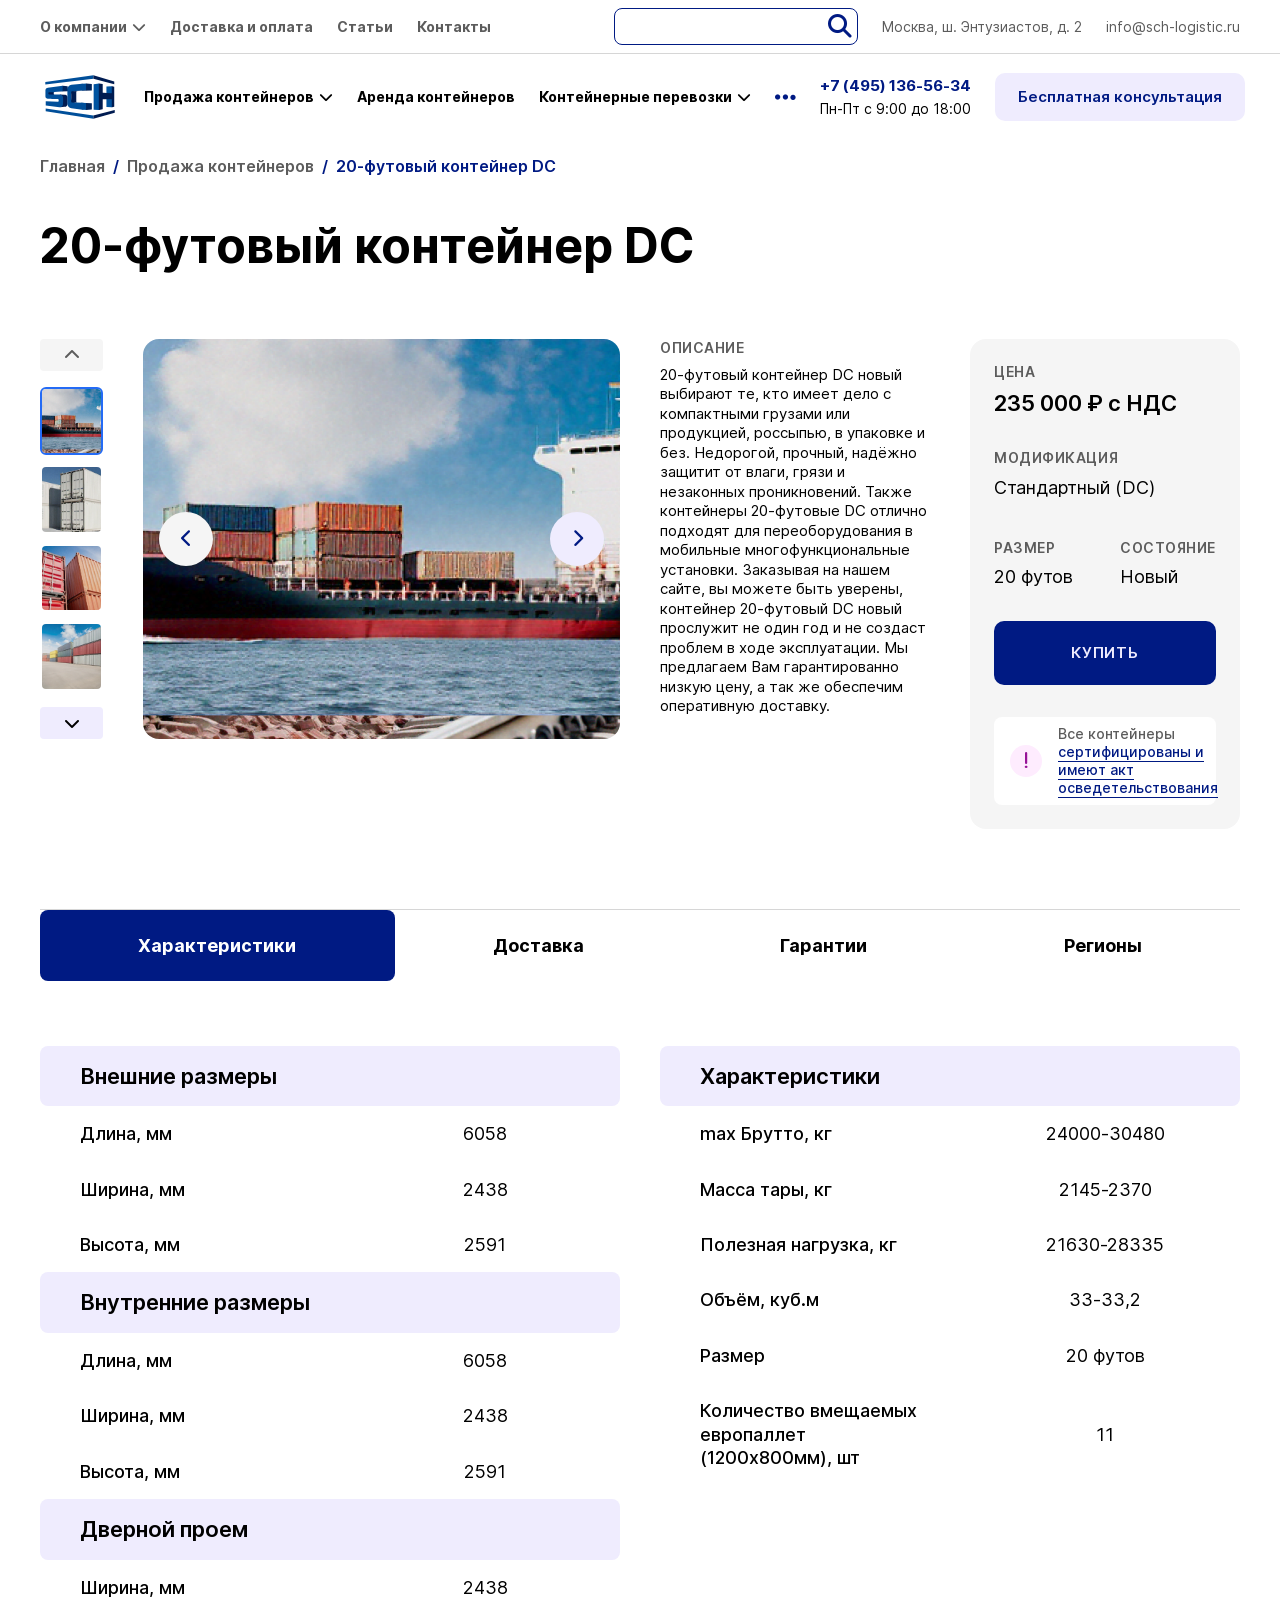
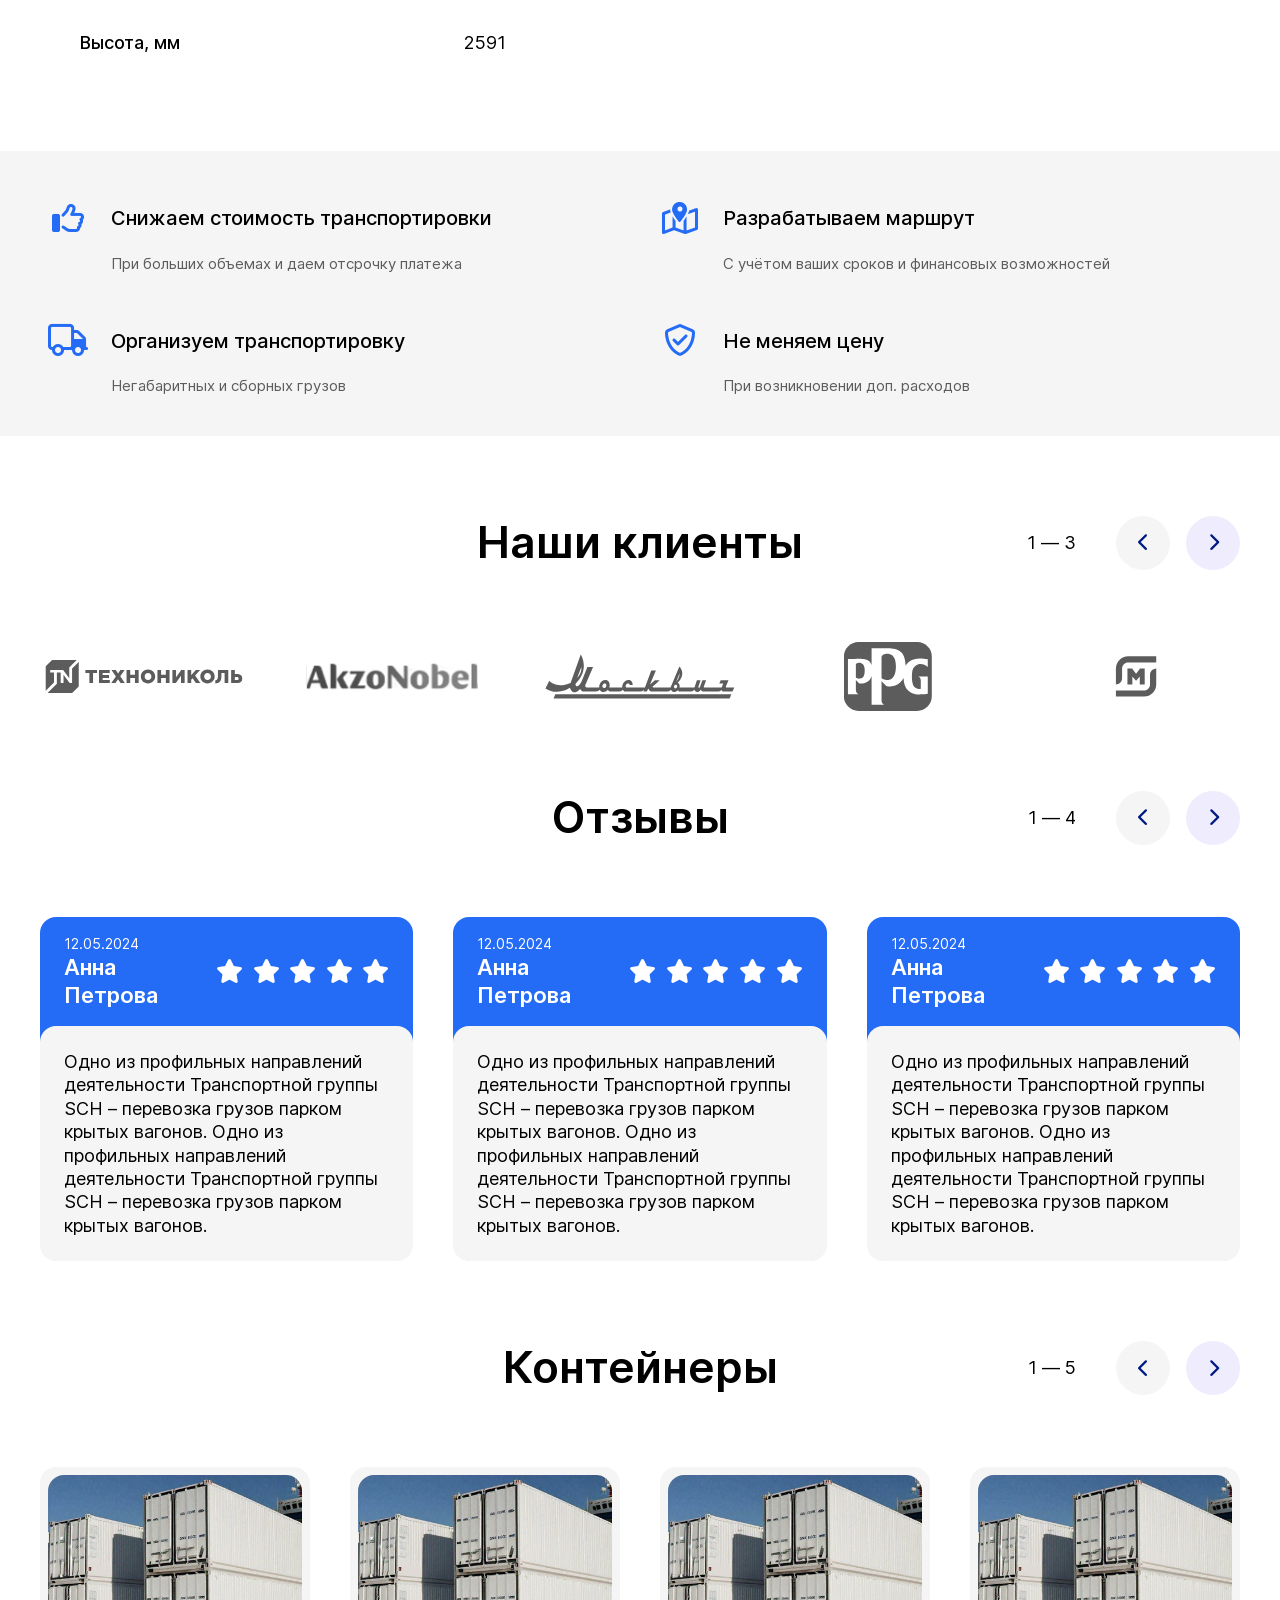
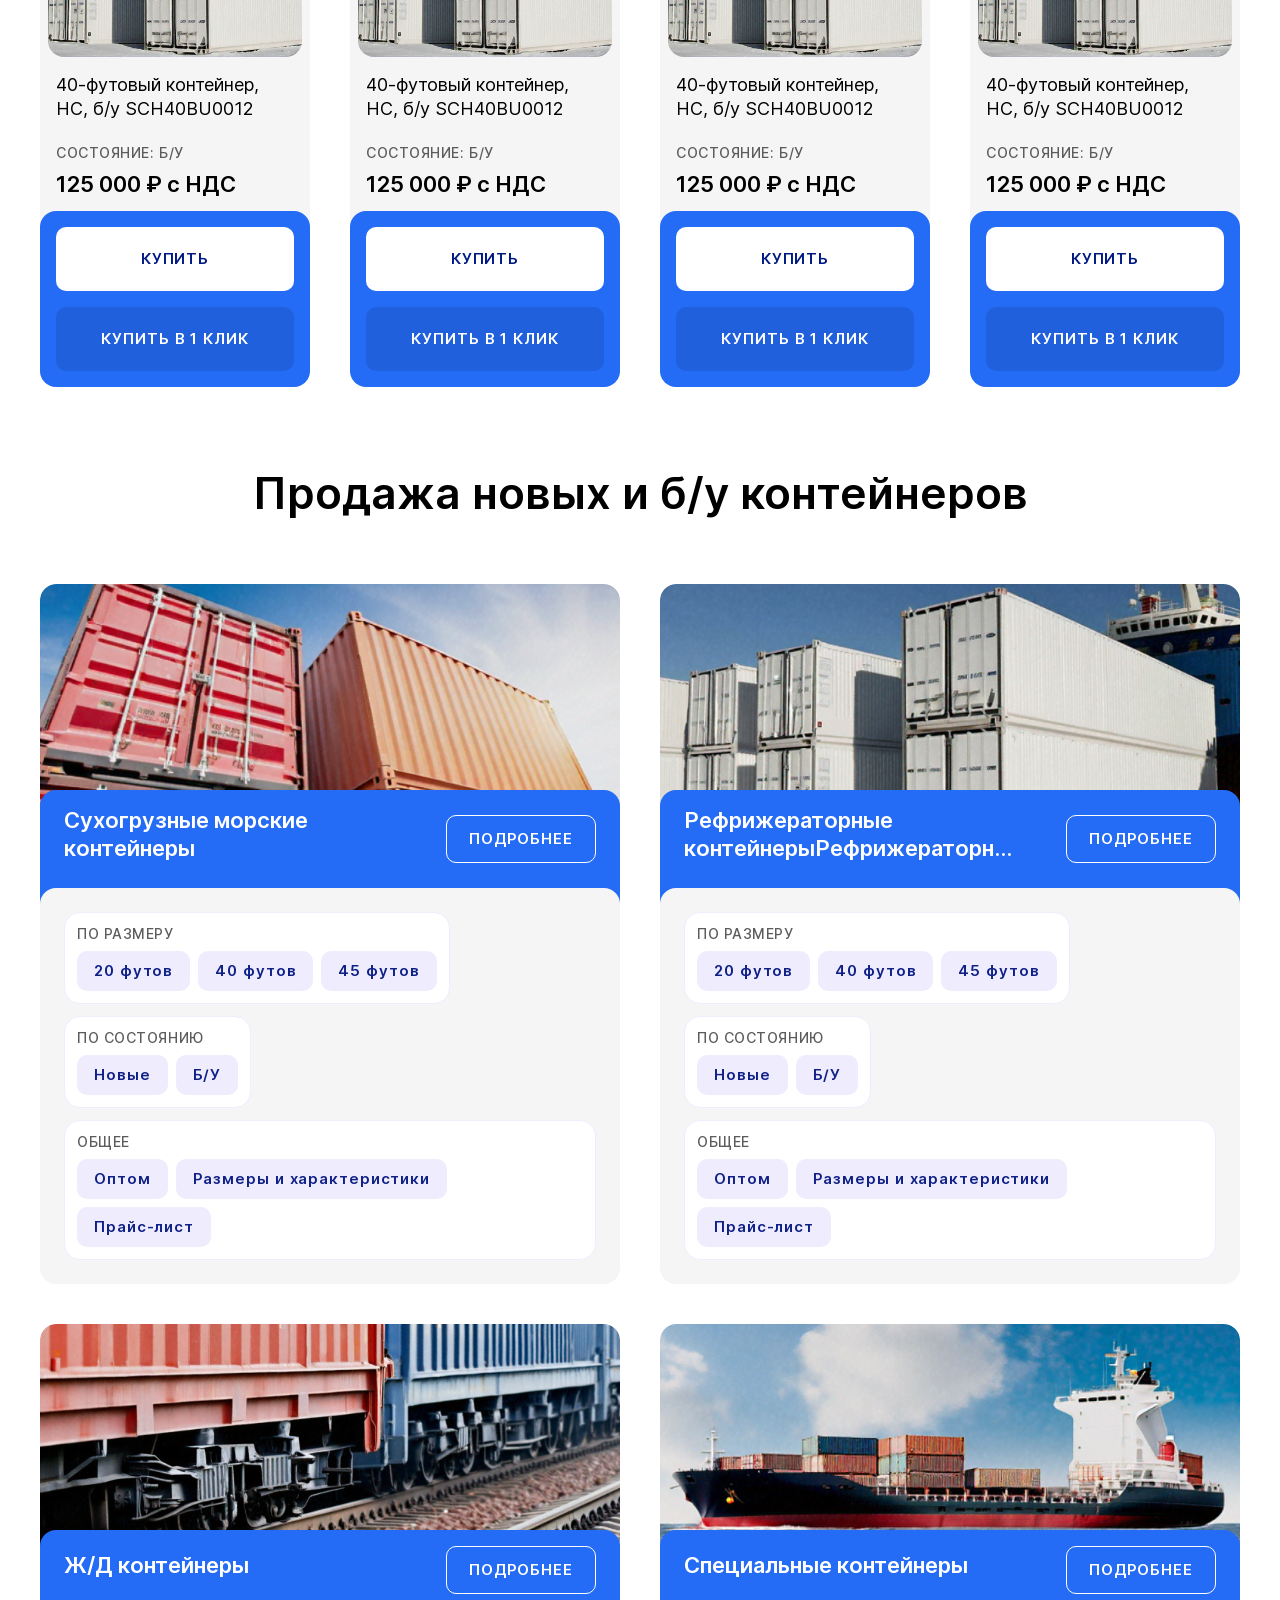
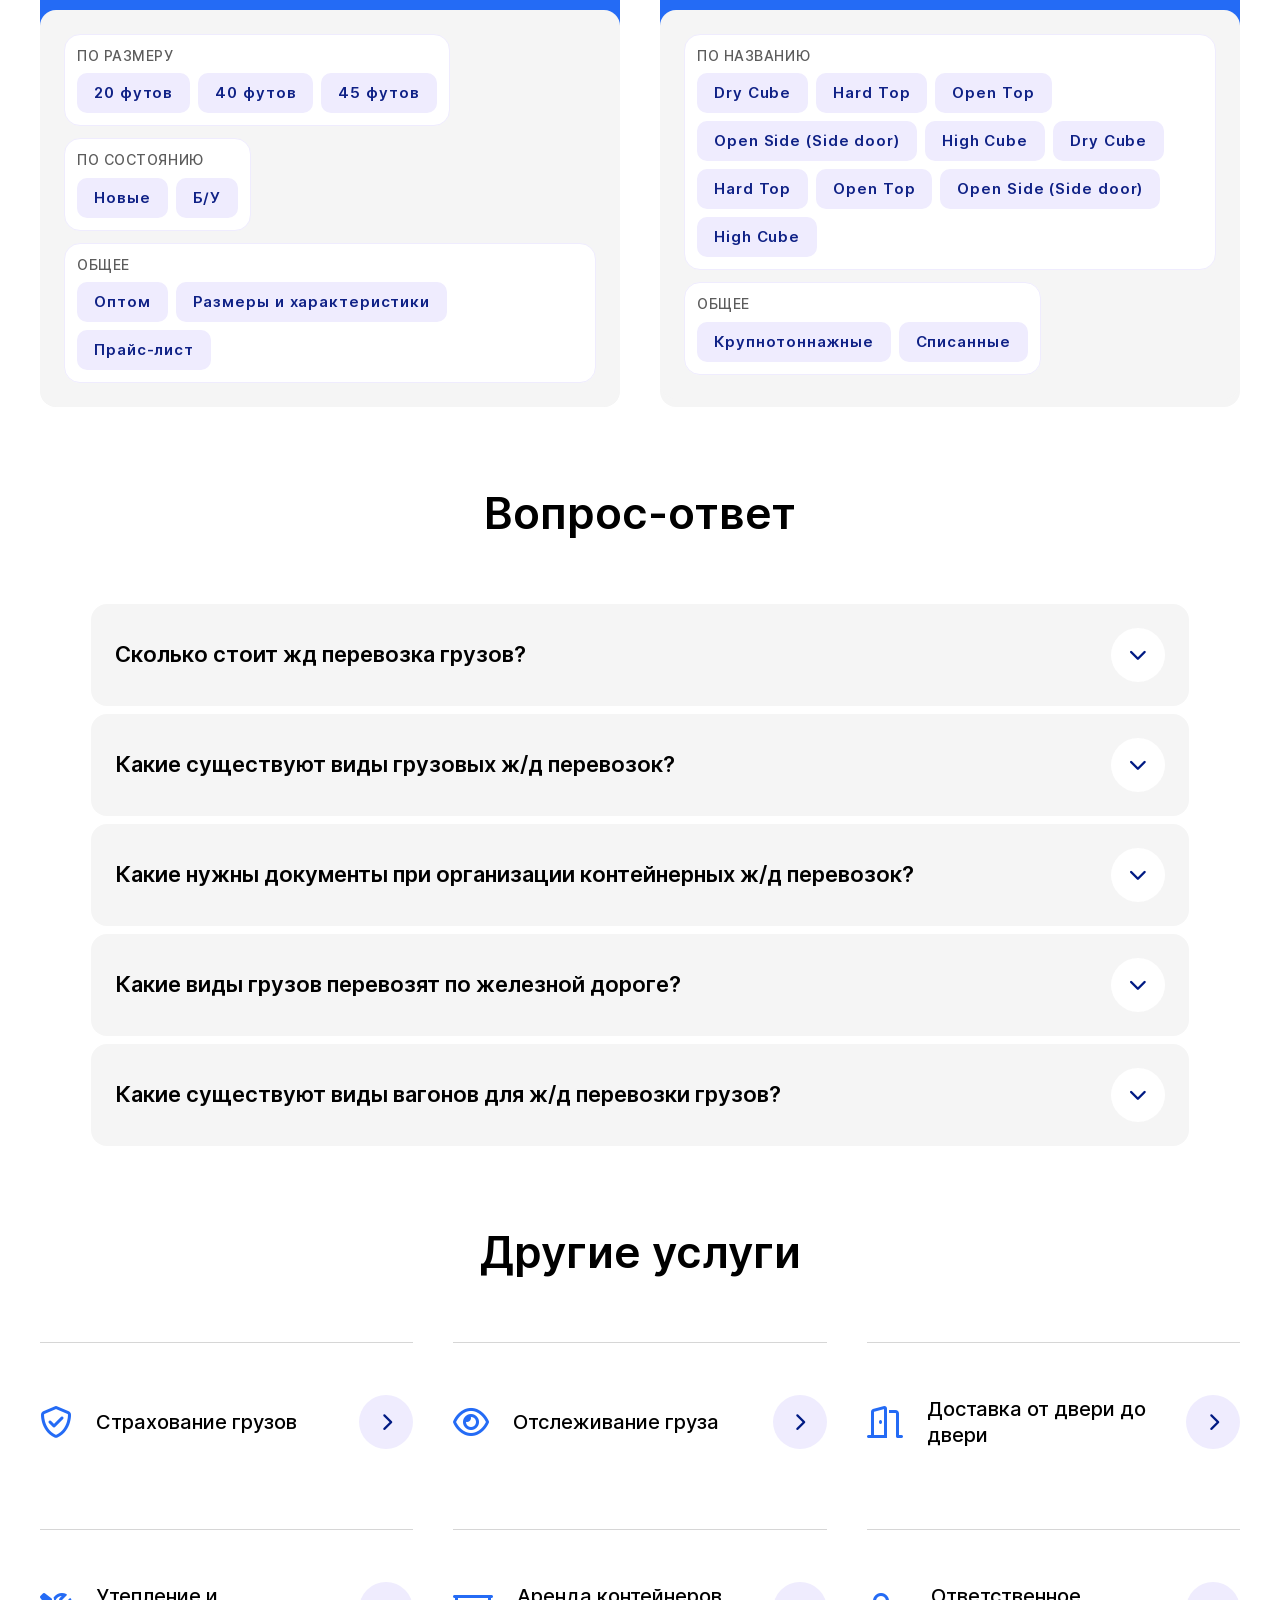
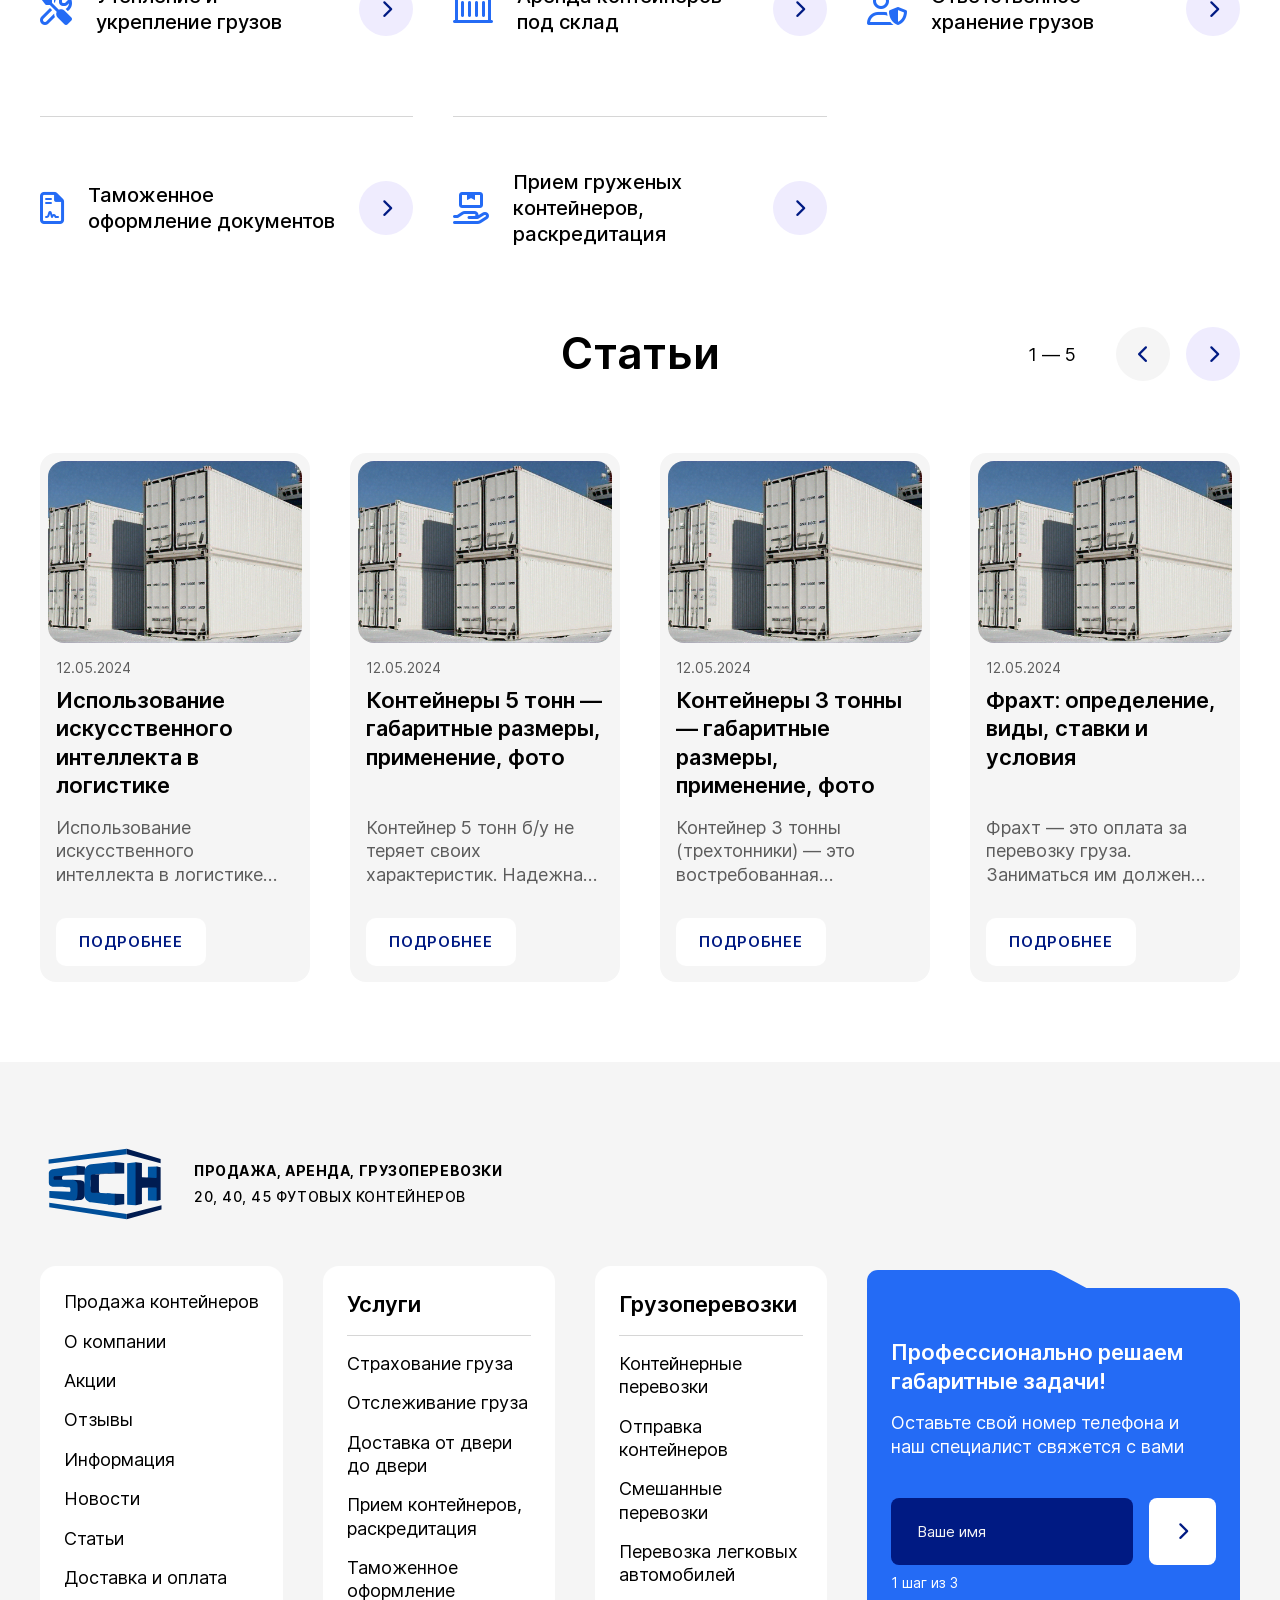
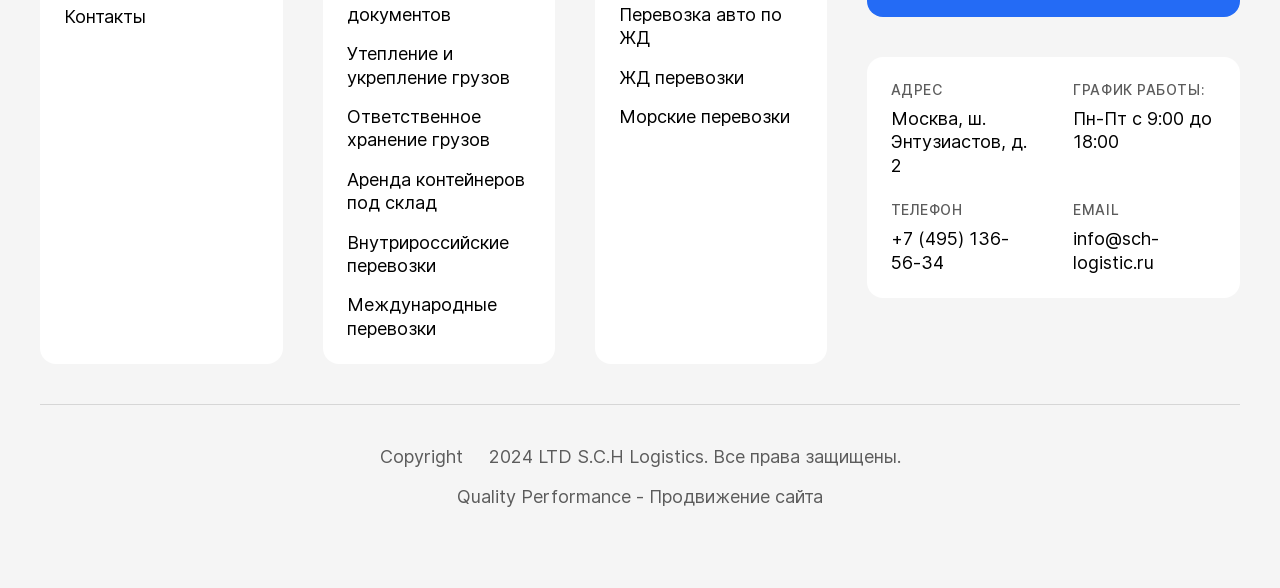
<file: card-detail.html>
<!DOCTYPE html>
  <html lang="ru">
    <head>
      <meta charset="utf-8"></meta>
      <meta name="viewport" content="width=device-width, initial-scale=1"></meta>
      <link rel="icon" type="image/x-icon" href="demo.svg"></link>
      <link rel="stylesheet" href="./assets/css/styles.css"></link>
      <title>Карточка контейнера</title>
      <meta name="description" content="Одна из страниц проекта , предлагаем ознакомиться с программой"></meta>
    </head>
    <body>
      <header class="header">
        <div class="header__top">
          <div class="container header__top-container">
            <ul class="header__top-left">
              <li class="header-submenu">
                <div data-id="panel">
                  <a href="javascript:void(0)">О компании</a>
                  <i class="fa-solid fa-chevron-down"></i>
                </div>
                <div class="header-submenu__body header-submenu__body--short" data-id="body">
                  <a href="javascript:void(0)">Акции</a>
                  <a href="javascript:void(0)">Отзывы</a>
                  <a href="javascript:void(0)">Информация</a>
                  <a href="javascript:void(0)">Статьи</a>
                </div>
              </li>
              <li class="header-submenu">
                <div data-id="panel">
                  <a href="javascript:void(0)">Доставка и оплата</a>
                </div>
              </li>
              <li class="header-submenu">
                <div data-id="panel">
                  <a href="javascript:void(0)">Статьи</a>
                </div>
              </li>
              <li class="header-submenu" data-header-contacts>
                <div data-id="panel">
                  <a href="javascript:void(0)">Контакты</a>
                </div>
              </li>
            </ul>
            <div class="header__top-right">
              <form class="header-search">
                <label class="header-search__label">
                  <input type="search" class="header-search__input"></input>
                  <button type="submit">
                    <i class="fa-solid fa-magnifying-glass"></i>
                  </button>
                </label>
              </form>
              <p>Москва, ш. Энтузиастов, д. 2</p>
              <a href="#">info@sch-logistic.ru</a>
            </div>
          </div>
        </div>
        <div class="header__bottom">
          <div class="container header__bottom-container">
            <a href="index.html" class="logo">
              <img src="modules/logo/demo.svg" alt=""></img>
            </a>
            <nav class="header__menu">
              <ul class="header__menu-wrap">
                <li class="header-submenu">
                  <div data-id="panel">
                    <a href="javascript:void(0)">Продажа контейнеров</a>
                    <i class="fa-solid fa-chevron-down"></i>
                  </div>
                  <div class="header-submenu__body" data-id="body">
                    <ul class="submenu-content">
                      <li class="submenu-content__item">
                        <div class="submenu-content__item-panel" data-id="panel">
                          <a href="javascript:void(0)">Сухогрузные морские контейнеры</a>
                          <i class="fa-regular fa-chevron-right"></i>
                        </div>
                        <ul class="submenu-content__body" data-id="body">
                          <li class="submenu-content__item">
                            <div class="submenu-content__item-panel" data-id="panel">
                              <a href="javascript:void(0)">20 футов</a>
                              <i class="fa-regular fa-chevron-right"></i>
                            </div>
                            <ul class="submenu-content__body" data-id="body">
                              <li class="submenu-content__item">
                                <a href="javascript:void(0)">Б/у</a>
                              </li>
                              <li class="submenu-content__item">
                                <a href="javascript:void(0)">Новый</a>
                              </li>
                              <li class="submenu-content__item">
                                <a href="javascript:void(0)">Dry Cube стандартные</a>
                              </li>
                              <li class="submenu-content__item">
                                <a href="javascript:void(0)">High Cube высокие</a>
                              </li>
                              <li class="submenu-content__item">
                                <a href="javascript:void(0)">Open Top открытые</a>
                              </li>
                              <li class="submenu-content__item">
                                <a href="javascript:void(0)">Hard Top</a>
                              </li>
                            </ul>
                          </li>
                          <li class="submenu-content__item">
                            <div class="submenu-content__item-panel" data-id="panel">
                              <a href="javascript:void(0)">30 футов</a>
                              <i class="fa-regular fa-chevron-right"></i>
                            </div>
                            <ul class="submenu-content__body" data-id="body">
                              <li class="submenu-content__item">
                                <a href="javascript:void(0)">Б/у</a>
                              </li>
                              <li class="submenu-content__item">
                                <a href="javascript:void(0)">Новый</a>
                              </li>
                              <li class="submenu-content__item">
                                <a href="javascript:void(0)">Dry Cube стандартные</a>
                              </li>
                              <li class="submenu-content__item">
                                <a href="javascript:void(0)">High Cube высокие</a>
                              </li>
                              <li class="submenu-content__item">
                                <a href="javascript:void(0)">Open Top открытые</a>
                              </li>
                              <li class="submenu-content__item">
                                <a href="javascript:void(0)">Hard Top</a>
                              </li>
                            </ul>
                          </li>
                        </ul>
                      </li>
                      <li class="submenu-content__item">
                        <div class="submenu-content__item-panel" data-id="panel">
                          <a href="javascript:void(0)">Рефрижераторные контейнеры</a>
                          <i class="fa-regular fa-chevron-right"></i>
                        </div>
                        <ul class="submenu-content__body" data-id="body">
                          <li class="submenu-content__item">
                            <div class="submenu-content__item-panel" data-id="panel">
                              <a href="javascript:void(0)">20 футов</a>
                              <i class="fa-regular fa-chevron-right"></i>
                            </div>
                            <ul class="submenu-content__body" data-id="body">
                              <li class="submenu-content__item">
                                <a href="javascript:void(0)">Б/у</a>
                              </li>
                              <li class="submenu-content__item">
                                <a href="javascript:void(0)">Новый</a>
                              </li>
                              <li class="submenu-content__item">
                                <a href="javascript:void(0)">Dry Cube стандартные</a>
                              </li>
                              <li class="submenu-content__item">
                                <a href="javascript:void(0)">High Cube высокие</a>
                              </li>
                              <li class="submenu-content__item">
                                <a href="javascript:void(0)">Open Top открытые</a>
                              </li>
                              <li class="submenu-content__item">
                                <a href="javascript:void(0)">Hard Top</a>
                              </li>
                            </ul>
                          </li>
                          <li class="submenu-content__item">
                            <div class="submenu-content__item-panel" data-id="panel">
                              <a href="javascript:void(0)">30 футов</a>
                              <i class="fa-regular fa-chevron-right"></i>
                            </div>
                            <ul class="submenu-content__body" data-id="body">
                              <li class="submenu-content__item">
                                <a href="javascript:void(0)">Б/у</a>
                              </li>
                              <li class="submenu-content__item">
                                <a href="javascript:void(0)">Новый</a>
                              </li>
                              <li class="submenu-content__item">
                                <a href="javascript:void(0)">Dry Cube стандартные</a>
                              </li>
                              <li class="submenu-content__item">
                                <a href="javascript:void(0)">High Cube высокие</a>
                              </li>
                              <li class="submenu-content__item">
                                <a href="javascript:void(0)">Open Top открытые</a>
                              </li>
                              <li class="submenu-content__item">
                                <a href="javascript:void(0)">Hard Top</a>
                              </li>
                            </ul>
                          </li>
                        </ul>
                      </li>
                      <li class="submenu-content__item">
                        <div class="submenu-content__item-panel" data-id="panel">
                          <a href="javascript:void(0)">Морской контейнер 6 метров</a>
                          <i class="fa-regular fa-chevron-right"></i>
                        </div>
                        <ul class="submenu-content__body" data-id="body">
                          <li class="submenu-content__item">
                            <div class="submenu-content__item-panel" data-id="panel">
                              <a href="javascript:void(0)">20 футов</a>
                              <i class="fa-regular fa-chevron-right"></i>
                            </div>
                            <ul class="submenu-content__body" data-id="body">
                              <li class="submenu-content__item">
                                <a href="javascript:void(0)">Б/у</a>
                              </li>
                              <li class="submenu-content__item">
                                <a href="javascript:void(0)">Новый</a>
                              </li>
                              <li class="submenu-content__item">
                                <a href="javascript:void(0)">Dry Cube стандартные</a>
                              </li>
                              <li class="submenu-content__item">
                                <a href="javascript:void(0)">High Cube высокие</a>
                              </li>
                              <li class="submenu-content__item">
                                <a href="javascript:void(0)">Open Top открытые</a>
                              </li>
                              <li class="submenu-content__item">
                                <a href="javascript:void(0)">Hard Top</a>
                              </li>
                            </ul>
                          </li>
                          <li class="submenu-content__item">
                            <div class="submenu-content__item-panel" data-id="panel">
                              <a href="javascript:void(0)">30 футов</a>
                              <i class="fa-regular fa-chevron-right"></i>
                            </div>
                            <ul class="submenu-content__body" data-id="body">
                              <li class="submenu-content__item">
                                <a href="javascript:void(0)">Б/у</a>
                              </li>
                              <li class="submenu-content__item">
                                <a href="javascript:void(0)">Новый</a>
                              </li>
                              <li class="submenu-content__item">
                                <a href="javascript:void(0)">Dry Cube стандартные</a>
                              </li>
                              <li class="submenu-content__item">
                                <a href="javascript:void(0)">High Cube высокие</a>
                              </li>
                              <li class="submenu-content__item">
                                <a href="javascript:void(0)">Open Top открытые</a>
                              </li>
                              <li class="submenu-content__item">
                                <a href="javascript:void(0)">Hard Top</a>
                              </li>
                            </ul>
                          </li>
                        </ul>
                      </li>
                      <li class="submenu-content__item">
                        <div class="submenu-content__item-panel" data-id="panel">
                          <a href="javascript:void(0)">Морской контейнер 12 метров</a>
                          <i class="fa-regular fa-chevron-right"></i>
                        </div>
                        <ul class="submenu-content__body" data-id="body">
                          <li class="submenu-content__item">
                            <div class="submenu-content__item-panel" data-id="panel">
                              <a href="javascript:void(0)">20 футов</a>
                              <i class="fa-regular fa-chevron-right"></i>
                            </div>
                            <ul class="submenu-content__body" data-id="body">
                              <li class="submenu-content__item">
                                <a href="javascript:void(0)">Б/у</a>
                              </li>
                              <li class="submenu-content__item">
                                <a href="javascript:void(0)">Новый</a>
                              </li>
                              <li class="submenu-content__item">
                                <a href="javascript:void(0)">Dry Cube стандартные</a>
                              </li>
                              <li class="submenu-content__item">
                                <a href="javascript:void(0)">High Cube высокие</a>
                              </li>
                              <li class="submenu-content__item">
                                <a href="javascript:void(0)">Open Top открытые</a>
                              </li>
                              <li class="submenu-content__item">
                                <a href="javascript:void(0)">Hard Top</a>
                              </li>
                            </ul>
                          </li>
                          <li class="submenu-content__item">
                            <div class="submenu-content__item-panel" data-id="panel">
                              <a href="javascript:void(0)">30 футов</a>
                              <i class="fa-regular fa-chevron-right"></i>
                            </div>
                            <ul class="submenu-content__body" data-id="body">
                              <li class="submenu-content__item">
                                <a href="javascript:void(0)">Б/у</a>
                              </li>
                              <li class="submenu-content__item">
                                <a href="javascript:void(0)">Новый</a>
                              </li>
                              <li class="submenu-content__item">
                                <a href="javascript:void(0)">Dry Cube стандартные</a>
                              </li>
                              <li class="submenu-content__item">
                                <a href="javascript:void(0)">High Cube высокие</a>
                              </li>
                              <li class="submenu-content__item">
                                <a href="javascript:void(0)">Open Top открытые</a>
                              </li>
                              <li class="submenu-content__item">
                                <a href="javascript:void(0)">Hard Top</a>
                              </li>
                            </ul>
                          </li>
                        </ul>
                      </li>
                      <li class="submenu-content__item">
                        <div class="submenu-content__item-panel" data-id="panel">
                          <a href="javascript:void(0)">Списанные контейнеры</a>
                          <i class="fa-regular fa-chevron-right"></i>
                        </div>
                        <ul class="submenu-content__body" data-id="body">
                          <li class="submenu-content__item">
                            <div class="submenu-content__item-panel" data-id="panel">
                              <a href="javascript:void(0)">20 футов</a>
                              <i class="fa-regular fa-chevron-right"></i>
                            </div>
                            <ul class="submenu-content__body" data-id="body">
                              <li class="submenu-content__item">
                                <a href="javascript:void(0)">Б/у</a>
                              </li>
                              <li class="submenu-content__item">
                                <a href="javascript:void(0)">Новый</a>
                              </li>
                              <li class="submenu-content__item">
                                <a href="javascript:void(0)">Dry Cube стандартные</a>
                              </li>
                              <li class="submenu-content__item">
                                <a href="javascript:void(0)">High Cube высокие</a>
                              </li>
                              <li class="submenu-content__item">
                                <a href="javascript:void(0)">Open Top открытые</a>
                              </li>
                              <li class="submenu-content__item">
                                <a href="javascript:void(0)">Hard Top</a>
                              </li>
                            </ul>
                          </li>
                          <li class="submenu-content__item">
                            <div class="submenu-content__item-panel" data-id="panel">
                              <a href="javascript:void(0)">30 футов</a>
                              <i class="fa-regular fa-chevron-right"></i>
                            </div>
                            <ul class="submenu-content__body" data-id="body">
                              <li class="submenu-content__item">
                                <a href="javascript:void(0)">Б/у</a>
                              </li>
                              <li class="submenu-content__item">
                                <a href="javascript:void(0)">Новый</a>
                              </li>
                              <li class="submenu-content__item">
                                <a href="javascript:void(0)">Dry Cube стандартные</a>
                              </li>
                              <li class="submenu-content__item">
                                <a href="javascript:void(0)">High Cube высокие</a>
                              </li>
                              <li class="submenu-content__item">
                                <a href="javascript:void(0)">Open Top открытые</a>
                              </li>
                              <li class="submenu-content__item">
                                <a href="javascript:void(0)">Hard Top</a>
                              </li>
                            </ul>
                          </li>
                        </ul>
                      </li>
                      <li class="submenu-content__item">
                        <div class="submenu-content__item-panel" data-id="panel">
                          <a href="javascript:void(0)">Морские контейнеры оптом</a>
                          <i class="fa-regular fa-chevron-right"></i>
                        </div>
                        <ul class="submenu-content__body" data-id="body">
                          <li class="submenu-content__item">
                            <div class="submenu-content__item-panel" data-id="panel">
                              <a href="javascript:void(0)">20 футов</a>
                              <i class="fa-regular fa-chevron-right"></i>
                            </div>
                            <ul class="submenu-content__body" data-id="body">
                              <li class="submenu-content__item">
                                <a href="javascript:void(0)">Б/у</a>
                              </li>
                              <li class="submenu-content__item">
                                <a href="javascript:void(0)">Новый</a>
                              </li>
                              <li class="submenu-content__item">
                                <a href="javascript:void(0)">Dry Cube стандартные</a>
                              </li>
                              <li class="submenu-content__item">
                                <a href="javascript:void(0)">High Cube высокие</a>
                              </li>
                              <li class="submenu-content__item">
                                <a href="javascript:void(0)">Open Top открытые</a>
                              </li>
                              <li class="submenu-content__item">
                                <a href="javascript:void(0)">Hard Top</a>
                              </li>
                            </ul>
                          </li>
                          <li class="submenu-content__item">
                            <div class="submenu-content__item-panel" data-id="panel">
                              <a href="javascript:void(0)">30 футов</a>
                              <i class="fa-regular fa-chevron-right"></i>
                            </div>
                            <ul class="submenu-content__body" data-id="body">
                              <li class="submenu-content__item">
                                <a href="javascript:void(0)">Б/у</a>
                              </li>
                              <li class="submenu-content__item">
                                <a href="javascript:void(0)">Новый</a>
                              </li>
                              <li class="submenu-content__item">
                                <a href="javascript:void(0)">Dry Cube стандартные</a>
                              </li>
                              <li class="submenu-content__item">
                                <a href="javascript:void(0)">High Cube высокие</a>
                              </li>
                              <li class="submenu-content__item">
                                <a href="javascript:void(0)">Open Top открытые</a>
                              </li>
                              <li class="submenu-content__item">
                                <a href="javascript:void(0)">Hard Top</a>
                              </li>
                            </ul>
                          </li>
                        </ul>
                      </li>
                      <li class="submenu-content__item">
                        <div class="submenu-content__item-panel" data-id="panel">
                          <a href="javascript:void(0)">Контейнеры Dry Cube</a>
                          <i class="fa-regular fa-chevron-right"></i>
                        </div>
                        <ul class="submenu-content__body" data-id="body">
                          <li class="submenu-content__item">
                            <div class="submenu-content__item-panel" data-id="panel">
                              <a href="javascript:void(0)">20 футов</a>
                              <i class="fa-regular fa-chevron-right"></i>
                            </div>
                            <ul class="submenu-content__body" data-id="body">
                              <li class="submenu-content__item">
                                <a href="javascript:void(0)">Б/у</a>
                              </li>
                              <li class="submenu-content__item">
                                <a href="javascript:void(0)">Новый</a>
                              </li>
                              <li class="submenu-content__item">
                                <a href="javascript:void(0)">Dry Cube стандартные</a>
                              </li>
                              <li class="submenu-content__item">
                                <a href="javascript:void(0)">High Cube высокие</a>
                              </li>
                              <li class="submenu-content__item">
                                <a href="javascript:void(0)">Open Top открытые</a>
                              </li>
                              <li class="submenu-content__item">
                                <a href="javascript:void(0)">Hard Top</a>
                              </li>
                            </ul>
                          </li>
                          <li class="submenu-content__item">
                            <div class="submenu-content__item-panel" data-id="panel">
                              <a href="javascript:void(0)">30 футов</a>
                              <i class="fa-regular fa-chevron-right"></i>
                            </div>
                            <ul class="submenu-content__body" data-id="body">
                              <li class="submenu-content__item">
                                <a href="javascript:void(0)">Б/у</a>
                              </li>
                              <li class="submenu-content__item">
                                <a href="javascript:void(0)">Новый</a>
                              </li>
                              <li class="submenu-content__item">
                                <a href="javascript:void(0)">Dry Cube стандартные</a>
                              </li>
                              <li class="submenu-content__item">
                                <a href="javascript:void(0)">High Cube высокие</a>
                              </li>
                              <li class="submenu-content__item">
                                <a href="javascript:void(0)">Open Top открытые</a>
                              </li>
                              <li class="submenu-content__item">
                                <a href="javascript:void(0)">Hard Top</a>
                              </li>
                            </ul>
                          </li>
                        </ul>
                      </li>
                      <li class="submenu-content__item">
                        <div class="submenu-content__item-panel" data-id="panel">
                          <a href="javascript:void(0)">Сухогрузные морские контейнеры</a>
                          <i class="fa-regular fa-chevron-right"></i>
                        </div>
                        <ul class="submenu-content__body" data-id="body">
                          <li class="submenu-content__item">
                            <div class="submenu-content__item-panel" data-id="panel">
                              <a href="javascript:void(0)">20 футов</a>
                              <i class="fa-regular fa-chevron-right"></i>
                            </div>
                            <ul class="submenu-content__body" data-id="body">
                              <li class="submenu-content__item">
                                <a href="javascript:void(0)">Б/у</a>
                              </li>
                              <li class="submenu-content__item">
                                <a href="javascript:void(0)">Новый</a>
                              </li>
                              <li class="submenu-content__item">
                                <a href="javascript:void(0)">Dry Cube стандартные</a>
                              </li>
                              <li class="submenu-content__item">
                                <a href="javascript:void(0)">High Cube высокие</a>
                              </li>
                              <li class="submenu-content__item">
                                <a href="javascript:void(0)">Open Top открытые</a>
                              </li>
                              <li class="submenu-content__item">
                                <a href="javascript:void(0)">Hard Top</a>
                              </li>
                            </ul>
                          </li>
                          <li class="submenu-content__item">
                            <div class="submenu-content__item-panel" data-id="panel">
                              <a href="javascript:void(0)">30 футов</a>
                              <i class="fa-regular fa-chevron-right"></i>
                            </div>
                            <ul class="submenu-content__body" data-id="body">
                              <li class="submenu-content__item">
                                <a href="javascript:void(0)">Б/у</a>
                              </li>
                              <li class="submenu-content__item">
                                <a href="javascript:void(0)">Новый</a>
                              </li>
                              <li class="submenu-content__item">
                                <a href="javascript:void(0)">Dry Cube стандартные</a>
                              </li>
                              <li class="submenu-content__item">
                                <a href="javascript:void(0)">High Cube высокие</a>
                              </li>
                              <li class="submenu-content__item">
                                <a href="javascript:void(0)">Open Top открытые</a>
                              </li>
                              <li class="submenu-content__item">
                                <a href="javascript:void(0)">Hard Top</a>
                              </li>
                            </ul>
                          </li>
                        </ul>
                      </li>
                      <li class="submenu-content__item">
                        <div class="submenu-content__item-panel" data-id="panel">
                          <a href="javascript:void(0)">Рефрижераторные контейнеры</a>
                          <i class="fa-regular fa-chevron-right"></i>
                        </div>
                        <ul class="submenu-content__body" data-id="body">
                          <li class="submenu-content__item">
                            <div class="submenu-content__item-panel" data-id="panel">
                              <a href="javascript:void(0)">20 футов</a>
                              <i class="fa-regular fa-chevron-right"></i>
                            </div>
                            <ul class="submenu-content__body" data-id="body">
                              <li class="submenu-content__item">
                                <a href="javascript:void(0)">Б/у</a>
                              </li>
                              <li class="submenu-content__item">
                                <a href="javascript:void(0)">Новый</a>
                              </li>
                              <li class="submenu-content__item">
                                <a href="javascript:void(0)">Dry Cube стандартные</a>
                              </li>
                              <li class="submenu-content__item">
                                <a href="javascript:void(0)">High Cube высокие</a>
                              </li>
                              <li class="submenu-content__item">
                                <a href="javascript:void(0)">Open Top открытые</a>
                              </li>
                              <li class="submenu-content__item">
                                <a href="javascript:void(0)">Hard Top</a>
                              </li>
                            </ul>
                          </li>
                          <li class="submenu-content__item">
                            <div class="submenu-content__item-panel" data-id="panel">
                              <a href="javascript:void(0)">30 футов</a>
                              <i class="fa-regular fa-chevron-right"></i>
                            </div>
                            <ul class="submenu-content__body" data-id="body">
                              <li class="submenu-content__item">
                                <a href="javascript:void(0)">Б/у</a>
                              </li>
                              <li class="submenu-content__item">
                                <a href="javascript:void(0)">Новый</a>
                              </li>
                              <li class="submenu-content__item">
                                <a href="javascript:void(0)">Dry Cube стандартные</a>
                              </li>
                              <li class="submenu-content__item">
                                <a href="javascript:void(0)">High Cube высокие</a>
                              </li>
                              <li class="submenu-content__item">
                                <a href="javascript:void(0)">Open Top открытые</a>
                              </li>
                              <li class="submenu-content__item">
                                <a href="javascript:void(0)">Hard Top</a>
                              </li>
                            </ul>
                          </li>
                        </ul>
                      </li>
                      <li class="submenu-content__item">
                        <div class="submenu-content__item-panel" data-id="panel">
                          <a href="javascript:void(0)">Морской контейнер 6 метров</a>
                          <i class="fa-regular fa-chevron-right"></i>
                        </div>
                        <ul class="submenu-content__body" data-id="body">
                          <li class="submenu-content__item">
                            <div class="submenu-content__item-panel" data-id="panel">
                              <a href="javascript:void(0)">20 футов</a>
                              <i class="fa-regular fa-chevron-right"></i>
                            </div>
                            <ul class="submenu-content__body" data-id="body">
                              <li class="submenu-content__item">
                                <a href="javascript:void(0)">Б/у</a>
                              </li>
                              <li class="submenu-content__item">
                                <a href="javascript:void(0)">Новый</a>
                              </li>
                              <li class="submenu-content__item">
                                <a href="javascript:void(0)">Dry Cube стандартные</a>
                              </li>
                              <li class="submenu-content__item">
                                <a href="javascript:void(0)">High Cube высокие</a>
                              </li>
                              <li class="submenu-content__item">
                                <a href="javascript:void(0)">Open Top открытые</a>
                              </li>
                              <li class="submenu-content__item">
                                <a href="javascript:void(0)">Hard Top</a>
                              </li>
                            </ul>
                          </li>
                          <li class="submenu-content__item">
                            <div class="submenu-content__item-panel" data-id="panel">
                              <a href="javascript:void(0)">30 футов</a>
                              <i class="fa-regular fa-chevron-right"></i>
                            </div>
                            <ul class="submenu-content__body" data-id="body">
                              <li class="submenu-content__item">
                                <a href="javascript:void(0)">Б/у</a>
                              </li>
                              <li class="submenu-content__item">
                                <a href="javascript:void(0)">Новый</a>
                              </li>
                              <li class="submenu-content__item">
                                <a href="javascript:void(0)">Dry Cube стандартные</a>
                              </li>
                              <li class="submenu-content__item">
                                <a href="javascript:void(0)">High Cube высокие</a>
                              </li>
                              <li class="submenu-content__item">
                                <a href="javascript:void(0)">Open Top открытые</a>
                              </li>
                              <li class="submenu-content__item">
                                <a href="javascript:void(0)">Hard Top</a>
                              </li>
                            </ul>
                          </li>
                        </ul>
                      </li>
                      <li class="submenu-content__item">
                        <div class="submenu-content__item-panel" data-id="panel">
                          <a href="javascript:void(0)">Морской контейнер 12 метров</a>
                          <i class="fa-regular fa-chevron-right"></i>
                        </div>
                        <ul class="submenu-content__body" data-id="body">
                          <li class="submenu-content__item">
                            <div class="submenu-content__item-panel" data-id="panel">
                              <a href="javascript:void(0)">20 футов</a>
                              <i class="fa-regular fa-chevron-right"></i>
                            </div>
                            <ul class="submenu-content__body" data-id="body">
                              <li class="submenu-content__item">
                                <a href="javascript:void(0)">Б/у</a>
                              </li>
                              <li class="submenu-content__item">
                                <a href="javascript:void(0)">Новый</a>
                              </li>
                              <li class="submenu-content__item">
                                <a href="javascript:void(0)">Dry Cube стандартные</a>
                              </li>
                              <li class="submenu-content__item">
                                <a href="javascript:void(0)">High Cube высокие</a>
                              </li>
                              <li class="submenu-content__item">
                                <a href="javascript:void(0)">Open Top открытые</a>
                              </li>
                              <li class="submenu-content__item">
                                <a href="javascript:void(0)">Hard Top</a>
                              </li>
                            </ul>
                          </li>
                          <li class="submenu-content__item">
                            <div class="submenu-content__item-panel" data-id="panel">
                              <a href="javascript:void(0)">30 футов</a>
                              <i class="fa-regular fa-chevron-right"></i>
                            </div>
                            <ul class="submenu-content__body" data-id="body">
                              <li class="submenu-content__item">
                                <a href="javascript:void(0)">Б/у</a>
                              </li>
                              <li class="submenu-content__item">
                                <a href="javascript:void(0)">Новый</a>
                              </li>
                              <li class="submenu-content__item">
                                <a href="javascript:void(0)">Dry Cube стандартные</a>
                              </li>
                              <li class="submenu-content__item">
                                <a href="javascript:void(0)">High Cube высокие</a>
                              </li>
                              <li class="submenu-content__item">
                                <a href="javascript:void(0)">Open Top открытые</a>
                              </li>
                              <li class="submenu-content__item">
                                <a href="javascript:void(0)">Hard Top</a>
                              </li>
                            </ul>
                          </li>
                        </ul>
                      </li>
                      <li class="submenu-content__item">
                        <div class="submenu-content__item-panel" data-id="panel">
                          <a href="javascript:void(0)">Списанные контейнеры</a>
                          <i class="fa-regular fa-chevron-right"></i>
                        </div>
                        <ul class="submenu-content__body" data-id="body">
                          <li class="submenu-content__item">
                            <div class="submenu-content__item-panel" data-id="panel">
                              <a href="javascript:void(0)">20 футов</a>
                              <i class="fa-regular fa-chevron-right"></i>
                            </div>
                            <ul class="submenu-content__body" data-id="body">
                              <li class="submenu-content__item">
                                <a href="javascript:void(0)">Б/у</a>
                              </li>
                              <li class="submenu-content__item">
                                <a href="javascript:void(0)">Новый</a>
                              </li>
                              <li class="submenu-content__item">
                                <a href="javascript:void(0)">Dry Cube стандартные</a>
                              </li>
                              <li class="submenu-content__item">
                                <a href="javascript:void(0)">High Cube высокие</a>
                              </li>
                              <li class="submenu-content__item">
                                <a href="javascript:void(0)">Open Top открытые</a>
                              </li>
                              <li class="submenu-content__item">
                                <a href="javascript:void(0)">Hard Top</a>
                              </li>
                            </ul>
                          </li>
                          <li class="submenu-content__item">
                            <div class="submenu-content__item-panel" data-id="panel">
                              <a href="javascript:void(0)">30 футов</a>
                              <i class="fa-regular fa-chevron-right"></i>
                            </div>
                            <ul class="submenu-content__body" data-id="body">
                              <li class="submenu-content__item">
                                <a href="javascript:void(0)">Б/у</a>
                              </li>
                              <li class="submenu-content__item">
                                <a href="javascript:void(0)">Новый</a>
                              </li>
                              <li class="submenu-content__item">
                                <a href="javascript:void(0)">Dry Cube стандартные</a>
                              </li>
                              <li class="submenu-content__item">
                                <a href="javascript:void(0)">High Cube высокие</a>
                              </li>
                              <li class="submenu-content__item">
                                <a href="javascript:void(0)">Open Top открытые</a>
                              </li>
                              <li class="submenu-content__item">
                                <a href="javascript:void(0)">Hard Top</a>
                              </li>
                            </ul>
                          </li>
                        </ul>
                      </li>
                      <li class="submenu-content__item">
                        <div class="submenu-content__item-panel" data-id="panel">
                          <a href="javascript:void(0)">Морские контейнеры оптом</a>
                          <i class="fa-regular fa-chevron-right"></i>
                        </div>
                        <ul class="submenu-content__body" data-id="body">
                          <li class="submenu-content__item">
                            <div class="submenu-content__item-panel" data-id="panel">
                              <a href="javascript:void(0)">20 футов</a>
                              <i class="fa-regular fa-chevron-right"></i>
                            </div>
                            <ul class="submenu-content__body" data-id="body">
                              <li class="submenu-content__item">
                                <a href="javascript:void(0)">Б/у</a>
                              </li>
                              <li class="submenu-content__item">
                                <a href="javascript:void(0)">Новый</a>
                              </li>
                              <li class="submenu-content__item">
                                <a href="javascript:void(0)">Dry Cube стандартные</a>
                              </li>
                              <li class="submenu-content__item">
                                <a href="javascript:void(0)">High Cube высокие</a>
                              </li>
                              <li class="submenu-content__item">
                                <a href="javascript:void(0)">Open Top открытые</a>
                              </li>
                              <li class="submenu-content__item">
                                <a href="javascript:void(0)">Hard Top</a>
                              </li>
                            </ul>
                          </li>
                          <li class="submenu-content__item">
                            <div class="submenu-content__item-panel" data-id="panel">
                              <a href="javascript:void(0)">30 футов</a>
                              <i class="fa-regular fa-chevron-right"></i>
                            </div>
                            <ul class="submenu-content__body" data-id="body">
                              <li class="submenu-content__item">
                                <a href="javascript:void(0)">Б/у</a>
                              </li>
                              <li class="submenu-content__item">
                                <a href="javascript:void(0)">Новый</a>
                              </li>
                              <li class="submenu-content__item">
                                <a href="javascript:void(0)">Dry Cube стандартные</a>
                              </li>
                              <li class="submenu-content__item">
                                <a href="javascript:void(0)">High Cube высокие</a>
                              </li>
                              <li class="submenu-content__item">
                                <a href="javascript:void(0)">Open Top открытые</a>
                              </li>
                              <li class="submenu-content__item">
                                <a href="javascript:void(0)">Hard Top</a>
                              </li>
                            </ul>
                          </li>
                        </ul>
                      </li>
                      <li class="submenu-content__item">
                        <div class="submenu-content__item-panel" data-id="panel">
                          <a href="javascript:void(0)">Контейнеры Dry Cube</a>
                          <i class="fa-regular fa-chevron-right"></i>
                        </div>
                        <ul class="submenu-content__body" data-id="body">
                          <li class="submenu-content__item">
                            <div class="submenu-content__item-panel" data-id="panel">
                              <a href="javascript:void(0)">20 футов</a>
                              <i class="fa-regular fa-chevron-right"></i>
                            </div>
                            <ul class="submenu-content__body" data-id="body">
                              <li class="submenu-content__item">
                                <a href="javascript:void(0)">Б/у</a>
                              </li>
                              <li class="submenu-content__item">
                                <a href="javascript:void(0)">Новый</a>
                              </li>
                              <li class="submenu-content__item">
                                <a href="javascript:void(0)">Dry Cube стандартные</a>
                              </li>
                              <li class="submenu-content__item">
                                <a href="javascript:void(0)">High Cube высокие</a>
                              </li>
                              <li class="submenu-content__item">
                                <a href="javascript:void(0)">Open Top открытые</a>
                              </li>
                              <li class="submenu-content__item">
                                <a href="javascript:void(0)">Hard Top</a>
                              </li>
                            </ul>
                          </li>
                          <li class="submenu-content__item">
                            <div class="submenu-content__item-panel" data-id="panel">
                              <a href="javascript:void(0)">30 футов</a>
                              <i class="fa-regular fa-chevron-right"></i>
                            </div>
                            <ul class="submenu-content__body" data-id="body">
                              <li class="submenu-content__item">
                                <a href="javascript:void(0)">Б/у</a>
                              </li>
                              <li class="submenu-content__item">
                                <a href="javascript:void(0)">Новый</a>
                              </li>
                              <li class="submenu-content__item">
                                <a href="javascript:void(0)">Dry Cube стандартные</a>
                              </li>
                              <li class="submenu-content__item">
                                <a href="javascript:void(0)">High Cube высокие</a>
                              </li>
                              <li class="submenu-content__item">
                                <a href="javascript:void(0)">Open Top открытые</a>
                              </li>
                              <li class="submenu-content__item">
                                <a href="javascript:void(0)">Hard Top</a>
                              </li>
                            </ul>
                          </li>
                        </ul>
                      </li>
                    </ul>
                  </div>
                </li>
                <li class="header-submenu">
                  <div data-id="panel">
                    <a href="javascript:void(0)">Аренда контейнеров</a>
                  </div>
                </li>
                <li class="header-submenu">
                  <div data-id="panel">
                    <a href="javascript:void(0)">Контейнерные перевозки</a>
                    <i class="fa-solid fa-chevron-down"></i>
                  </div>
                  <div class="header-submenu__body" data-id="body">
                    <ul class="submenu-content">
                      <li class="submenu-content__item">
                        <div class="submenu-content__item-panel" data-id="panel">
                          <a href="javascript:void(0)">Внутрироссийские перевозки</a>
                          <i class="fa-regular fa-chevron-right"></i>
                        </div>
                        <ul class="submenu-content__body" data-id="body">
                          <li class="submenu-content__item">
                            <div class="submenu-content__item-panel" data-id="panel">
                              <a href="javascript:void(0)">Москва — Владивосток</a>
                            </div>
                          </li>
                          <li class="submenu-content__item">
                            <div class="submenu-content__item-panel" data-id="panel">
                              <a href="javascript:void(0)">Москва — Благовещенск</a>
                            </div>
                          </li>
                          <li class="submenu-content__item">
                            <div class="submenu-content__item-panel" data-id="panel">
                              <a href="javascript:void(0)">Москва — Красноярск</a>
                            </div>
                          </li>
                          <li class="submenu-content__item">
                            <div class="submenu-content__item-panel" data-id="panel">
                              <a href="javascript:void(0)">Москва — Екатеринбург</a>
                            </div>
                          </li>
                          <li class="submenu-content__item">
                            <div class="submenu-content__item-panel" data-id="panel">
                              <a href="javascript:void(0)">Москва — Иркутск</a>
                            </div>
                          </li>
                          <li class="submenu-content__item">
                            <div class="submenu-content__item-panel" data-id="panel">
                              <a href="javascript:void(0)">Москва — Петропавловск-Камчатский</a>
                            </div>
                          </li>
                          <li class="submenu-content__item">
                            <div class="submenu-content__item-panel" data-id="panel">
                              <a href="javascript:void(0)">Москва — Барнаул</a>
                            </div>
                          </li>
                          <li class="submenu-content__item">
                            <div class="submenu-content__item-panel" data-id="panel">
                              <a href="javascript:void(0)">Москва — Кемерово</a>
                            </div>
                          </li>
                        </ul>
                      </li>
                      <li class="submenu-content__item">
                        <div class="submenu-content__item-panel" data-id="panel">
                          <a href="javascript:void(0)">Международные перевозки</a>
                          <i class="fa-regular fa-chevron-right"></i>
                        </div>
                        <ul class="submenu-content__body" data-id="body">
                          <li class="submenu-content__item">
                            <div class="submenu-content__item-panel" data-id="panel">
                              <a href="javascript:void(0)">Азия</a>
                              <i class="fa-regular fa-chevron-right"></i>
                            </div>
                            <ul class="submenu-content__body" data-id="body">
                              <li class="submenu-content__item">
                                <a href="javascript:void(0)">Из Азии</a>
                              </li>
                              <li class="submenu-content__item">
                                <a href="javascript:void(0)">В Азии</a>
                              </li>
                            </ul>
                          </li>
                          <li class="submenu-content__item">
                            <div class="submenu-content__item-panel" data-id="panel">
                              <a href="javascript:void(0)">Вьетнам</a>
                              <i class="fa-regular fa-chevron-right"></i>
                            </div>
                            <ul class="submenu-content__body" data-id="body">
                              <li class="submenu-content__item">
                                <a href="javascript:void(0)">Из Вьетнам</a>
                              </li>
                              <li class="submenu-content__item">
                                <a href="javascript:void(0)">В Вьетнам</a>
                              </li>
                            </ul>
                          </li>
                          <li class="submenu-content__item">
                            <div class="submenu-content__item-panel" data-id="panel">
                              <a href="javascript:void(0)">Китай</a>
                              <i class="fa-regular fa-chevron-right"></i>
                            </div>
                            <ul class="submenu-content__body" data-id="body">
                              <li class="submenu-content__item">
                                <a href="javascript:void(0)">Из Китай</a>
                              </li>
                              <li class="submenu-content__item">
                                <a href="javascript:void(0)">В Китай</a>
                              </li>
                            </ul>
                          </li>
                        </ul>
                      </li>
                      <li class="submenu-content__item">
                        <div class="submenu-content__item-panel" data-id="panel">
                          <a href="javascript:void(0)">Международные перевозки</a>
                        </div>
                      </li>
                      <li class="submenu-content__item">
                        <div class="submenu-content__item-panel" data-id="panel">
                          <a href="javascript:void(0)">Ж/Д контейнерные перевозки</a>
                        </div>
                      </li>
                      <li class="submenu-content__item">
                        <div class="submenu-content__item-panel" data-id="panel">
                          <a href="javascript:void(0)">Перевозка автотранспорта по Ж/Д</a>
                        </div>
                      </li>
                      <li class="submenu-content__item">
                        <div class="submenu-content__item-panel" data-id="panel">
                          <a href="javascript:void(0)">Перевозки автомобильным транспортом</a>
                        </div>
                      </li>
                      <li class="submenu-content__item">
                        <div class="submenu-content__item-panel" data-id="panel">
                          <a href="javascript:void(0)">Морские перевозки</a>
                        </div>
                      </li>
                      <li class="submenu-content__item">
                        <div class="submenu-content__item-panel" data-id="panel">
                          <a href="javascript:void(0)">Водные перевозки</a>
                        </div>
                      </li>
                      <li class="submenu-content__item">
                        <div class="submenu-content__item-panel" data-id="panel">
                          <a href="javascript:void(0)">Отправка контейнеров</a>
                        </div>
                      </li>
                      <li class="submenu-content__item">
                        <div class="submenu-content__item-panel" data-id="panel">
                          <a href="javascript:void(0)">Мультимодальные перевозки</a>
                        </div>
                      </li>
                      <li class="submenu-content__item">
                        <div class="submenu-content__item-panel" data-id="panel">
                          <a href="javascript:void(0)">Перевозки легковых автомобилей</a>
                        </div>
                      </li>
                    </ul>
                  </div>
                </li>
                <li class="header-submenu">
                  <div data-id="panel">
                    <a href="javascript:void(0)">Услуги</a>
                    <i class="fa-solid fa-chevron-down"></i>
                  </div>
                  <div class="header-submenu__body" data-id="body">
                    <ul class="submenu-content">
                      <li class="submenu-content__item">
                        <div class="submenu-content__item-panel" data-id="panel">
                          <a href="javascript:void(0)">Страхование груза</a>
                        </div>
                      </li>
                      <li class="submenu-content__item">
                        <div class="submenu-content__item-panel" data-id="panel">
                          <a href="javascript:void(0)">Отслеживание груза</a>
                        </div>
                      </li>
                      <li class="submenu-content__item">
                        <div class="submenu-content__item-panel" data-id="panel">
                          <a href="javascript:void(0)">Доставка от двери до двери</a>
                        </div>
                      </li>
                      <li class="submenu-content__item">
                        <div class="submenu-content__item-panel" data-id="panel">
                          <a href="javascript:void(0)">Доставка от двери до двери</a>
                        </div>
                      </li>
                      <li class="submenu-content__item">
                        <div class="submenu-content__item-panel" data-id="panel">
                          <a href="javascript:void(0)">Утепление и укрепление грузов</a>
                        </div>
                      </li>
                      <li class="submenu-content__item">
                        <div class="submenu-content__item-panel" data-id="panel">
                          <a href="javascript:void(0)">Аренда контейнеров под склад</a>
                        </div>
                      </li>
                      <li class="submenu-content__item">
                        <div class="submenu-content__item-panel" data-id="panel">
                          <a href="javascript:void(0)">Ответственное хранение грузов</a>
                        </div>
                      </li>
                      <li class="submenu-content__item">
                        <div class="submenu-content__item-panel" data-id="panel">
                          <a href="javascript:void(0)">Таможенное оформление документов</a>
                        </div>
                      </li>
                      <li class="submenu-content__item">
                        <div class="submenu-content__item-panel" data-id="panel">
                          <a href="javascript:void(0)">Прием груженых контейнеров, раскредитация</a>
                        </div>
                      </li>
                    </ul>
                  </div>
                </li>
                <li class="header-submenu">
                  <div data-id="panel">
                    <a href="javascript:void(0)">Прайс-лист</a>
                  </div>
                </li>
                <li class="header-submenu" data-showmore="">
                  <div data-id="panel">
                    <i class="fa-solid fa-ellipsis"></i>
                  </div>
                  <ul class="header-submenu__body" data-showmore-menu=""></ul>
                </li>
              </ul>
            </nav>
            <div class="header__bottom-right">
              <a href="tel:+74951365634" class="header__phone">
                <p>+7 (495) 136-56-34 </p>
                <span>Пн-Пт с 9:00 до 18:00</span>
              </a>
              <button data-id="search">
                <i class="fa-solid fa-magnifying-glass"></i>
              </button>
              <button class="button button--purple button--small-pad header__free-call" title="Бесплатная консультация" data-modal-open="#free-consult">
                <span>Бесплатная консультация</span>
                <i class="fa-solid fa-phone"></i>
              </button>
              <button data-modal-open="#mobile-menu" class="header__burger">
                <i class="fa-solid fa-bars"></i>
              </button>
            </div>
          </div>
        </div>
      </header>
      <div class="container">
        <div class="bread-crumbs">
            <a href="index.html" class="bread-crumbs__link">Главная</a>
            <p class="bread-crumbs__sep">/</p>
            <a href="#" class="bread-crumbs__link">Продажа контейнеров</a>
            <p class="bread-crumbs__sep">/</p>
            <div href="#" class="bread-crumbs__link">20-футовый контейнер DC</div>
        </div>
      </div>
      <section class="card-preview section-margin">
        <div class="container">
          <h1>20-футовый контейнер DC</h1>
          <div class="card-preview__body">
            <div class="card-swiper card-preview__swiper">
              <div class="card-swiper__thumb">
                <button class="card-swiper__thumb-button" data-id="prev">
                  <i class="fa-solid fa-chevron-up"></i>
                </button>
                <div class="swiper" data-id="thumbnail">
                  <div class="swiper-wrapper">
                    <div class="swiper-slide">
                      <img loading="lazy" src="modules/cont-card/special.png" alt=""></img>
                    </div>
                    <div class="swiper-slide">
                      <img loading="lazy" src="modules/cont-card/refrizh.png" alt=""></img>
                    </div>
                    <div class="swiper-slide">
                      <img loading="lazy" src="modules/cont-card/suhogruz.png" alt=""></img>
                    </div>
                    <div class="swiper-slide">
                      <img loading="lazy" src="modules/cont-card/x5.png" alt=""></img>
                    </div>
                    <div class="swiper-slide">
                      <img loading="lazy" src="modules/cont-card/x7.png" alt=""></img>
                    </div>
                    <div class="swiper-slide">
                      <img loading="lazy" src="modules/cont-card/x8.png" alt=""></img>
                    </div>
                  </div>
                </div>
                <button class="card-swiper__thumb-button" data-id="next">
                  <i class="fa-solid fa-chevron-down"></i>
                </button>
              </div>
              <div class="card-swiper__wrap">
                <div class="swiper" data-id="swiper">
                  <div class="swiper-wrapper">
                    <div class="swiper-slide">
                      <img loading="lazy" src="modules/cont-card/special.png" alt=""></img>
                    </div>
                    <div class="swiper-slide">
                      <img loading="lazy" src="modules/cont-card/refrizh.png" alt=""></img>
                    </div>
                    <div class="swiper-slide">
                      <img loading="lazy" src="modules/cont-card/suhogruz.png" alt=""></img>
                    </div>
                    <div class="swiper-slide">
                      <img loading="lazy" src="modules/cont-card/x5.png" alt=""></img>
                    </div>
                    <div class="swiper-slide">
                      <img loading="lazy" src="modules/cont-card/x7.png" alt=""></img>
                    </div>
                    <div class="swiper-slide">
                      <img loading="lazy" src="modules/cont-card/x8.png" alt=""></img>
                    </div>
                  </div>
                </div>
                <div class="card-swiper__navigation">
                  <button type="button" class="swiper-arrow card-swiper__arrow card-swiper__arrow--prev" data-id="prev">
                    <i class="fa-solid fa-chevron-left"></i>
                  </button>
                  <button type="button" class="swiper-arrow card-swiper__arrow card-swiper__arrow--next" data-id="next">
                    <i class="fa-solid fa-chevron-right"></i>
                  </button>
                </div>
              </div>
            </div>
            <div class="card-preview__desc">
              <h3 class="card-preview__sub-title">Описание</h3>
              <p>20-футовый контейнер DC новый выбирают те, кто имеет дело с компактными грузами или продукцией, россыпью, в упаковке и без. Недорогой, прочный, надёжно защитит от влаги, грязи и незаконных проникновений. Также контейнеры 20-футовые DC отлично подходят для переоборудования в мобильные многофункциональные установки. Заказывая на нашем сайте, вы можете быть уверены, контейнер 20-футовый DC новый прослужит не один год и не создаст проблем в ходе эксплуатации. Мы предлагаем Вам гарантированно низкую цену, а так же обеспечим оперативную доставку.</p>
            </div>
            <div class="card-preview__control">
              <div class="card-preview__wrap">
                <h3 class="card-preview__sub-title">Цена</h3>
                <p class="card-preview__price">235 000 ₽ с НДС</p>
              </div>
              <div class="card-preview__grid">
                <div class="card-preview__wrap">
                  <h3 class="card-preview__sub-title">Модификация</h3>
                  <p class="card-preview__desc">Стандартный (DC)</p>
                </div>
                <div class="card-preview__wrap">
                  <h3 class="card-preview__sub-title">Размер</h3>
                  <p class="card-preview__desc">20 футов</p>
                </div>
                <div class="card-preview__wrap">
                  <h3 class="card-preview__sub-title">Состояние</h3>
                  <p class="card-preview__desc">Новый</p>
                </div>
              </div>
              <button class="button button--dark-purple button--fluid" title="Кнопка" data-id="buy-btn">Купить</button>
              <div class="warning warning--no-red card-preview__warning">
                <div class="warning__shell">
                  <i class="fa-solid fa-exclamation"></i>
                </div>
                <p>
                  Все контейнеры
                  <a href="javascript:void(0)">сертифицированы и имеют акт осведетельствования</a>
                </p>
              </div>
            </div>
          </div>
        </div>
      </section>
      <section class="detail-tabs section-margin">
        <div class="container">
          <div class="ui-tabs ui-tabs-accordion" data-tabs="">
            <div class="ui-tabs__tabs ui-tabs-accordion__tabs">
              <div class="ui-tabs-accordion__scroll">
                <button class="ui-tabs__tab" type="button" data-id="tab-button" data-tab-active>
                  Характеристики
                  <span class="ui-tabs-accordion__arrow">
                    <i class="fa-solid fa-chevron-down"></i>
                  </span>
                </button>
                <button class="ui-tabs__tab" type="button" data-id="tab-button">
                  Доставка
                  <span class="ui-tabs-accordion__arrow">
                    <i class="fa-solid fa-chevron-down"></i>
                  </span>
                </button>
                <button class="ui-tabs__tab" type="button" data-id="tab-button">
                  Гарантии
                  <span class="ui-tabs-accordion__arrow">
                    <i class="fa-solid fa-chevron-down"></i>
                  </span>
                </button>
                <button class="ui-tabs__tab" type="button" data-id="tab-button">
                  Регионы
                  <span class="ui-tabs-accordion__arrow">
                    <i class="fa-solid fa-chevron-down"></i>
                  </span>
                </button>
              </div>
               
              <div class="tab-slider"></div>
            </div>
            <div class="ui-tabs__content" data-tab-active data-id="tab-content">
              <div class="detail-tabs__tables">
                <div class="table table--two-columns" style="--table-columns-count: 2;">
                  <table>
                    <tbody>
                      <tr class="table__heading">
                        <td>Внешние размеры</td>
                      </tr>
                      <tr>
                        <td>Длина, мм</td>
                        <td>6058</td>
                      </tr>
                      <tr>
                        <td>Ширина, мм</td>
                        <td>2438</td>
                      </tr>
                      <tr>
                        <td>Высота, мм</td>
                        <td>2591</td>
                      </tr>
                      <tr class="table__heading">
                        <td>Внутренние размеры</td>
                      </tr>
                      <tr>
                        <td>Длина, мм</td>
                        <td>6058</td>
                      </tr>
                      <tr>
                        <td>Ширина, мм</td>
                        <td>2438</td>
                      </tr>
                      <tr>
                        <td>Высота, мм</td>
                        <td>2591</td>
                      </tr>
                      <tr class="table__heading">
                        <td>Дверной проем</td>
                      </tr>
                      <tr>
                        <td>Ширина, мм</td>
                        <td>2438</td>
                      </tr>
                      <tr>
                        <td>Высота, мм</td>
                        <td>2591</td>
                      </tr>
                    </tbody>
                  </table>
                </div>
                <div class="table table--two-columns" style="--table-columns-count: 2;">
                  <table>
                    <tbody>
                      <tr class="table__heading">
                        <td>Характеристики</td>
                      </tr>
                      <tr>
                        <td>max Брутто, кг</td>
                        <td>24000-30480</td>
                      </tr>
                      <tr>
                        <td>Масса тары, кг</td>
                        <td>2145-2370</td>
                      </tr>
                      <tr>
                        <td>Полезная нагрузка, кг</td>
                        <td>21630-28335</td>
                      </tr>
                      <tr>
                        <td>Объём, куб.м</td>
                        <td>33-33,2</td>
                      </tr>
                      <tr>
                        <td>Размер</td>
                        <td>20 футов</td>
                      </tr>
                      <tr>
                        <td>Количество вмещаемых европаллет (1200х800мм), шт</td>
                        <td>11</td>
                      </tr>
                    </tbody>
                  </table>
                </div>
              </div>
            </div>
            <div class="ui-tabs__content" data-id="tab-content">
              <div class="dlv-preset">
                <h2>Оплата контейнеров и доставки возможна одним из следующих способов</h2>
                <div class="dlv-preset__right">
                  <div class="dlv-preset__types">
                    <p>Доставка контейнеров производится следующими видами транспорта:</p>
                    <div class="dlv-preset__cards">
                      <div class="dlv-preset__card">
                        <div class="dlv-preset__card-header">Контейнеровоз</div>
                        <div class="dlv-preset__image">
                          <img loading="lazy" src="modules/detail-tabs/del-preset-1.png" alt=""></img>
                        </div>
                      </div>
                      <div class="dlv-preset__card">
                        <div class="dlv-preset__card-header">Манипулятор</div>
                        <div class="dlv-preset__image">
                          <img loading="lazy" src="modules/detail-tabs/del-preset-2.png" alt=""></img>
                        </div>
                      </div>
                    </div>
                  </div>
                  <div class="dlv-preset__info">
                    <p>Можно поместить один или два 20 футовых контейнера, один 40 футовый или один 45 футовый</p>
                    <div class="warning warning--no-red">
                      <div class="warning__shell">
                        <i class="fa-solid fa-exclamation"></i>
                      </div>
                      <p>Можно реализовать доставку 20 футового контейнера на манипуляторе с разгрузкой и установкой на территории клиента</p>
                    </div>
                  </div>
                </div>
              </div>
            </div>
            <div class="ui-tabs__content" data-id="tab-content">
              <div class="gur-preset">
                <h2>Гарантийный срок на новые контейнеры составляет 1 год, а именно:</h2>
                <div class="gur-preset__body">
                  <div class="gur-preset__card">
                    <i class="fa-regular fa-brush"></i>
                    <h3>Гарантия на окраску</h3>
                    <p>
                      Покрытие контейнера облагается гарантией от коррозии и износа в течение 1 года. Гарантия распространяется на все неисправности, занимающие более 10% окрашенной поверхности, и обеспечивает частичное или полное перекрашивание контейнеров.
                      <br></br>
                      Износ/повреждение, или коррозия, вызванная кислотой, щелочью или в результате истирания, удара или аварии исключены из гарантийного перечня услуг.
                      <br></br>
                      Примечание: Коррозия предполагает появление ржавчины, превышающее RE3 (европейская шкала измерения степени коррозии), по крайней мере, составляет десять 10% процентов от общей поверхности контейнера, покрытой защитным слоем
                    </p>
                  </div>
                  <div class="gur-preset__card">
                    <i class="fa-regular fa-file-shield"></i>
                    <h3>Прочие условия</h3>
                    <p>
                      Контейнер облагается гарантией от любых дефектов или брака в конструкции, изготовлении и материалах на срок в 1 год.
                      <br></br>
                      В случае дефектов, Поставщик будет обязан заменить, исправить или установить любые повреждения с целью соответствия контейнера данной технической характеристике и его предполагаемого обслуживания за счет средств Поставщика.
                      <br></br>
                      Любые повреждения, вызванные ненадлежащей эксплуатацией, неправильным обеспечением или погрузкой, воздействием, оказанным природными явлениями или катастрофами, исключаются.
                    </p>
                  </div>
                  <div class="gur-preset__card">
                    <i class="fa-regular fa-container-storage"></i>
                    <h3>Контейнеры</h3>
                    <p>
                      1) Удовлетворяют стандартам ISO (ISO 830, 668, 6346, 1161, 1496-1);
                      <br></br>
                      2) Герметичные (WWT - wind&water tight condition - водо- и ветронепроницаемые).
                      <br></br>
                      На все контейнеры предоставляется страховой полис ответственности перевозчика и экспедитора.
                    </p>
                  </div>
                </div>
              </div>
            </div>
            <div class="ui-tabs__content" data-id="tab-content">
              <div class="detail-tabs__regions">
                <a href="javascript:void(0)" class="other-services-card">
                  <p>Барнаул</p>
                  <button type="button" class="swiper-arrow" data-id="next">
                    <i class="fa-solid fa-chevron-right"></i>
                  </button>
                </a>
                <a href="javascript:void(0)" class="other-services-card">
                  <p>Владивосток</p>
                  <button type="button" class="swiper-arrow" data-id="next">
                    <i class="fa-solid fa-chevron-right"></i>
                  </button>
                </a>
                <a href="javascript:void(0)" class="other-services-card">
                  <p>Екатеринбург</p>
                  <button type="button" class="swiper-arrow" data-id="next">
                    <i class="fa-solid fa-chevron-right"></i>
                  </button>
                </a>
                <a href="javascript:void(0)" class="other-services-card">
                  <p>Иркутск</p>
                  <button type="button" class="swiper-arrow" data-id="next">
                    <i class="fa-solid fa-chevron-right"></i>
                  </button>
                </a>
                <a href="javascript:void(0)" class="other-services-card">
                  <p>Кемерово</p>
                  <button type="button" class="swiper-arrow" data-id="next">
                    <i class="fa-solid fa-chevron-right"></i>
                  </button>
                </a>
                <a href="javascript:void(0)" class="other-services-card">
                  <p>Красноярск</p>
                  <button type="button" class="swiper-arrow" data-id="next">
                    <i class="fa-solid fa-chevron-right"></i>
                  </button>
                </a>
                <a href="javascript:void(0)" class="other-services-card">
                  <p>Лабытнанги</p>
                  <button type="button" class="swiper-arrow" data-id="next">
                    <i class="fa-solid fa-chevron-right"></i>
                  </button>
                </a>
                <a href="javascript:void(0)" class="other-services-card">
                  <p>Магадан</p>
                  <button type="button" class="swiper-arrow" data-id="next">
                    <i class="fa-solid fa-chevron-right"></i>
                  </button>
                </a>
                <a href="javascript:void(0)" class="other-services-card">
                  <p>Петропавловск-Камчатский</p>
                  <button type="button" class="swiper-arrow" data-id="next">
                    <i class="fa-solid fa-chevron-right"></i>
                  </button>
                </a>
                <a href="javascript:void(0)" class="other-services-card">
                  <p>Сургут</p>
                  <button type="button" class="swiper-arrow" data-id="next">
                    <i class="fa-solid fa-chevron-right"></i>
                  </button>
                </a>
                <a href="javascript:void(0)" class="other-services-card">
                  <p>Томмот</p>
                  <button type="button" class="swiper-arrow" data-id="next">
                    <i class="fa-solid fa-chevron-right"></i>
                  </button>
                </a>
                <a href="javascript:void(0)" class="other-services-card">
                  <p>Томск</p>
                  <button type="button" class="swiper-arrow" data-id="next">
                    <i class="fa-solid fa-chevron-right"></i>
                  </button>
                </a>
                <a href="javascript:void(0)" class="other-services-card">
                  <p>Тюмень</p>
                  <button type="button" class="swiper-arrow" data-id="next">
                    <i class="fa-solid fa-chevron-right"></i>
                  </button>
                </a>
                <a href="javascript:void(0)" class="other-services-card">
                  <p>Улан-Удэ</p>
                  <button type="button" class="swiper-arrow" data-id="next">
                    <i class="fa-solid fa-chevron-right"></i>
                  </button>
                </a>
                <a href="javascript:void(0)" class="other-services-card">
                  <p>Хабаровск</p>
                  <button type="button" class="swiper-arrow" data-id="next">
                    <i class="fa-solid fa-chevron-right"></i>
                  </button>
                </a>
                <a href="javascript:void(0)" class="other-services-card">
                  <p>Челябинск</p>
                  <button type="button" class="swiper-arrow" data-id="next">
                    <i class="fa-solid fa-chevron-right"></i>
                  </button>
                </a>
                <a href="javascript:void(0)" class="other-services-card">
                  <p>Чита</p>
                  <button type="button" class="swiper-arrow" data-id="next">
                    <i class="fa-solid fa-chevron-right"></i>
                  </button>
                </a>
                <a href="javascript:void(0)" class="other-services-card">
                  <p>Южно-Сахалинск</p>
                  <button type="button" class="swiper-arrow" data-id="next">
                    <i class="fa-solid fa-chevron-right"></i>
                  </button>
                </a>
              </div>
            </div>
          </div>
        </div>
      </section>
      <div class="advantages section-margin">
        <div class="container advantages__container">
          <div class="advantage-card advantage-card--not-main">
            <div class="advantage-card__wrap">
              <i class="fa-regular fa-thumbs-up"></i>
              Снижаем стоимость транспортировки
            </div>
            <p>При больших объемах и даем отсрочку платежа</p>
          </div>
          <div class="advantage-card advantage-card--not-main">
            <div class="advantage-card__wrap">
              <i class="fa-regular fa-map-location-dot"></i>
              Разрабатываем
маршрут
            </div>
            <p>C учётом ваших сроков и финансовых возможностей</p>
          </div>
          <div class="advantage-card advantage-card--not-main">
            <div class="advantage-card__wrap">
              <i class="fa-regular fa-truck"></i>
              Организуем транспортировку 
            </div>
            <p>Негабаритных и сборных грузов</p>
          </div>
          <div class="advantage-card advantage-card--not-main">
            <div class="advantage-card__wrap">
              <i class="fa-regular fa-shield-check"></i>
              Не меняем <br/> цену
            </div>
            <p>При возникновении доп. расходов </p>
          </div>
        </div>
      </div>
      <section class="ui-swiper section-margin">
        <div class="container ui-swiper__container">
          <h2 class="ui-title ui-swiper__title">Наши клиенты</h2>
          <div class="ui-swiper__control">
            <div class="ui-swiper__pagination"></div>
            <div class="ui-swiper__navigation">
              <button type="button" class="swiper-arrow" data-id="prev">
                <i class="fa-solid fa-chevron-left"></i>
              </button>
              <button type="button" class="swiper-arrow" data-id="next">
                <i class="fa-solid fa-chevron-right"></i>
              </button>
            </div>
          </div>
          <div class="swiper">
            <div class="swiper-wrapper">
              <div class="swiper-slide">
                <div class="clients-slide">
                  <a href="javascript:void(0)" class="clients-slide__company">
                    <img loading="lazy" src="assets/images/clients-icons/1.svg" alt="Компания"></img>
                  </a>
                  <a href="javascript:void(0)" class="clients-slide__company">
                    <img loading="lazy" src="assets/images/clients-icons/2.svg" alt="Компания"></img>
                  </a>
                  <a href="javascript:void(0)" class="clients-slide__company">
                    <img loading="lazy" src="assets/images/clients-icons/3.svg" alt="Компания"></img>
                  </a>
                  <a href="javascript:void(0)" class="clients-slide__company">
                    <img loading="lazy" src="assets/images/clients-icons/4.svg" alt="Компания"></img>
                  </a>
                  <a href="javascript:void(0)" class="clients-slide__company">
                    <img loading="lazy" src="assets/images/clients-icons/5.svg" alt="Компания"></img>
                  </a>
                </div>
              </div>
              <div class="swiper-slide">
                <div class="clients-slide">
                  <a href="javascript:void(0)" class="clients-slide__company">
                    <img loading="lazy" src="assets/images/clients-icons/1.svg" alt="Компания"></img>
                  </a>
                  <a href="javascript:void(0)" class="clients-slide__company">
                    <img loading="lazy" src="assets/images/clients-icons/2.svg" alt="Компания"></img>
                  </a>
                  <a href="javascript:void(0)" class="clients-slide__company">
                    <img loading="lazy" src="assets/images/clients-icons/3.svg" alt="Компания"></img>
                  </a>
                  <a href="javascript:void(0)" class="clients-slide__company">
                    <img loading="lazy" src="assets/images/clients-icons/4.svg" alt="Компания"></img>
                  </a>
                  <a href="javascript:void(0)" class="clients-slide__company">
                    <img loading="lazy" src="assets/images/clients-icons/5.svg" alt="Компания"></img>
                  </a>
                </div>
              </div>
              <div class="swiper-slide">
                <div class="clients-slide">
                  <a href="javascript:void(0)" class="clients-slide__company">
                    <img loading="lazy" src="assets/images/clients-icons/1.svg" alt="Компания"></img>
                  </a>
                  <a href="javascript:void(0)" class="clients-slide__company">
                    <img loading="lazy" src="assets/images/clients-icons/2.svg" alt="Компания"></img>
                  </a>
                  <a href="javascript:void(0)" class="clients-slide__company">
                    <img loading="lazy" src="assets/images/clients-icons/3.svg" alt="Компания"></img>
                  </a>
                  <a href="javascript:void(0)" class="clients-slide__company">
                    <img loading="lazy" src="assets/images/clients-icons/4.svg" alt="Компания"></img>
                  </a>
                  <a href="javascript:void(0)" class="clients-slide__company">
                    <img loading="lazy" src="assets/images/clients-icons/5.svg" alt="Компания"></img>
                  </a>
                </div>
              </div>
            </div>
          </div>
        </div>
      </section>
      <section class="ui-swiper section-margin ui-swiper--three-cards">
        <div class="container ui-swiper__container">
          <h2 class="ui-title ui-swiper__title">Отзывы</h2>
          <div class="ui-swiper__control">
            <div class="ui-swiper__pagination"></div>
            <div class="ui-swiper__navigation">
              <button type="button" class="swiper-arrow" data-id="prev">
                <i class="fa-solid fa-chevron-left"></i>
              </button>
              <button type="button" class="swiper-arrow" data-id="next">
                <i class="fa-solid fa-chevron-right"></i>
              </button>
            </div>
          </div>
          <div class="swiper">
            <div class="swiper-wrapper">
              <div class="swiper-slide">
                <div class="review-card">
                  <div class="review-card__header">
                    <div>
                      <time datetime="12.05.2024" class="review-card__date">12.05.2024</time>
                      <h3 class="review-card__name">Анна Петрова</h3>
                    </div>
                    <div class="review-card__stars">
                      <i class="fa-solid fa-star"></i>
                      <i class="fa-solid fa-star"></i>
                      <i class="fa-solid fa-star"></i>
                      <i class="fa-solid fa-star"></i>
                      <i class="fa-regular fa-star"></i>
                    </div>
                  </div>
                  <div class="review-card__text">Одно из профильных направлений деятельности Транспортной группы SCH – перевозка грузов парком крытых вагонов. Одно из профильных направлений деятельности Транспортной группы SCH – перевозка грузов парком крытых вагонов.</div>
                </div>
              </div>
              <div class="swiper-slide">
                <div class="review-card">
                  <div class="review-card__header">
                    <div>
                      <time datetime="12.05.2024" class="review-card__date">12.05.2024</time>
                      <h3 class="review-card__name">Анна Петрова</h3>
                    </div>
                    <div class="review-card__stars">
                      <i class="fa-solid fa-star"></i>
                      <i class="fa-solid fa-star"></i>
                      <i class="fa-solid fa-star"></i>
                      <i class="fa-solid fa-star"></i>
                      <i class="fa-regular fa-star"></i>
                    </div>
                  </div>
                  <div class="review-card__text">Одно из профильных направлений деятельности Транспортной группы SCH – перевозка грузов парком крытых вагонов. Одно из профильных направлений деятельности Транспортной группы SCH – перевозка грузов парком крытых вагонов.</div>
                </div>
              </div>
              <div class="swiper-slide">
                <div class="review-card">
                  <div class="review-card__header">
                    <div>
                      <time datetime="12.05.2024" class="review-card__date">12.05.2024</time>
                      <h3 class="review-card__name">Анна Петрова</h3>
                    </div>
                    <div class="review-card__stars">
                      <i class="fa-solid fa-star"></i>
                      <i class="fa-solid fa-star"></i>
                      <i class="fa-solid fa-star"></i>
                      <i class="fa-solid fa-star"></i>
                      <i class="fa-regular fa-star"></i>
                    </div>
                  </div>
                  <div class="review-card__text">Одно из профильных направлений деятельности Транспортной группы SCH – перевозка грузов парком крытых вагонов. Одно из профильных направлений деятельности Транспортной группы SCH – перевозка грузов парком крытых вагонов.</div>
                </div>
              </div>
              <div class="swiper-slide">
                <div class="review-card">
                  <div class="review-card__header">
                    <div>
                      <time datetime="12.05.2024" class="review-card__date">12.05.2024</time>
                      <h3 class="review-card__name">Анна Петрова</h3>
                    </div>
                    <div class="review-card__stars">
                      <i class="fa-solid fa-star"></i>
                      <i class="fa-solid fa-star"></i>
                      <i class="fa-solid fa-star"></i>
                      <i class="fa-solid fa-star"></i>
                      <i class="fa-regular fa-star"></i>
                    </div>
                  </div>
                  <div class="review-card__text">Одно из профильных направлений деятельности Транспортной группы SCH – перевозка грузов парком крытых вагонов. Одно из профильных направлений деятельности Транспортной группы SCH – перевозка грузов парком крытых вагонов.</div>
                </div>
              </div>
              <div class="swiper-slide">
                <div class="review-card">
                  <div class="review-card__header">
                    <div>
                      <time datetime="12.05.2024" class="review-card__date">12.05.2024</time>
                      <h3 class="review-card__name">Анна Петрова</h3>
                    </div>
                    <div class="review-card__stars">
                      <i class="fa-solid fa-star"></i>
                      <i class="fa-solid fa-star"></i>
                      <i class="fa-solid fa-star"></i>
                      <i class="fa-solid fa-star"></i>
                      <i class="fa-regular fa-star"></i>
                    </div>
                  </div>
                  <div class="review-card__text">Одно из профильных направлений деятельности Транспортной группы SCH – перевозка грузов парком крытых вагонов. Одно из профильных направлений деятельности Транспортной группы SCH – перевозка грузов парком крытых вагонов.</div>
                </div>
              </div>
              <div class="swiper-slide">
                <div class="review-card">
                  <div class="review-card__header">
                    <div>
                      <time datetime="12.05.2024" class="review-card__date">12.05.2024</time>
                      <h3 class="review-card__name">Анна Петрова</h3>
                    </div>
                    <div class="review-card__stars">
                      <i class="fa-solid fa-star"></i>
                      <i class="fa-solid fa-star"></i>
                      <i class="fa-solid fa-star"></i>
                      <i class="fa-solid fa-star"></i>
                      <i class="fa-regular fa-star"></i>
                    </div>
                  </div>
                  <div class="review-card__text">Одно из профильных направлений деятельности Транспортной группы SCH – перевозка грузов парком крытых вагонов. Одно из профильных направлений деятельности Транспортной группы SCH – перевозка грузов парком крытых вагонов.</div>
                </div>
              </div>
            </div>
          </div>
        </div>
      </section>
      <section class="ui-swiper section-margin ui-swiper--four-cards">
        <div class="container ui-swiper__container">
          <h2 class="ui-title ui-swiper__title">Контейнеры</h2>
          <div class="ui-swiper__control">
            <div class="ui-swiper__pagination"></div>
            <div class="ui-swiper__navigation">
              <button type="button" class="swiper-arrow" data-id="prev">
                <i class="fa-solid fa-chevron-left"></i>
              </button>
              <button type="button" class="swiper-arrow" data-id="next">
                <i class="fa-solid fa-chevron-right"></i>
              </button>
            </div>
          </div>
          <div class="swiper">
            <div class="swiper-wrapper">
              <div class="swiper-slide">
                <div class="sell-card">
                  <div class="sell-card__image">
                    <img loading="lazy" src="modules/sell-card/sell-container.png" alt="40-футовый контейнер, HC, б/у SCH40BU0012"></img>
                  </div>
                  <div class="sell-card__info">
                    <p class="sell-card__title">40-футовый контейнер, HC, б/у SCH40BU0012</p>
                    <p class="sell-card__condition">Состояние: Б/У</p>
                    <p class="sell-card__price">125 000 ₽ с НДС</p>
                  </div>
                  <div class="sell-card__footer">
                    <a href="javascript:void" class="button button--white button--fluid" title="Кнопка">Купить</a>
                    <a href="javascript:void" class="button button--blue-transparent button--fluid" title="Кнопка">Купить в 1 клик</a>
                  </div>
                </div>
              </div>
              <div class="swiper-slide">
                <div class="sell-card">
                  <div class="sell-card__image">
                    <img loading="lazy" src="modules/sell-card/sell-container.png" alt="40-футовый контейнер, HC, б/у SCH40BU0012"></img>
                  </div>
                  <div class="sell-card__info">
                    <p class="sell-card__title">40-футовый контейнер, HC, б/у SCH40BU0012</p>
                    <p class="sell-card__condition">Состояние: Б/У</p>
                    <p class="sell-card__price">125 000 ₽ с НДС</p>
                  </div>
                  <div class="sell-card__footer">
                    <a href="javascript:void" class="button button--white button--fluid" title="Кнопка">Купить</a>
                    <a href="javascript:void" class="button button--blue-transparent button--fluid" title="Кнопка">Купить в 1 клик</a>
                  </div>
                </div>
              </div>
              <div class="swiper-slide">
                <div class="sell-card">
                  <div class="sell-card__image">
                    <img loading="lazy" src="modules/sell-card/sell-container.png" alt="40-футовый контейнер, HC, б/у SCH40BU0012"></img>
                  </div>
                  <div class="sell-card__info">
                    <p class="sell-card__title">40-футовый контейнер, HC, б/у SCH40BU0012</p>
                    <p class="sell-card__condition">Состояние: Б/У</p>
                    <p class="sell-card__price">125 000 ₽ с НДС</p>
                  </div>
                  <div class="sell-card__footer">
                    <a href="javascript:void" class="button button--white button--fluid" title="Кнопка">Купить</a>
                    <a href="javascript:void" class="button button--blue-transparent button--fluid" title="Кнопка">Купить в 1 клик</a>
                  </div>
                </div>
              </div>
              <div class="swiper-slide">
                <div class="sell-card">
                  <div class="sell-card__image">
                    <img loading="lazy" src="modules/sell-card/sell-container.png" alt="40-футовый контейнер, HC, б/у SCH40BU0012"></img>
                  </div>
                  <div class="sell-card__info">
                    <p class="sell-card__title">40-футовый контейнер, HC, б/у SCH40BU0012</p>
                    <p class="sell-card__condition">Состояние: Б/У</p>
                    <p class="sell-card__price">125 000 ₽ с НДС</p>
                  </div>
                  <div class="sell-card__footer">
                    <a href="javascript:void" class="button button--white button--fluid" title="Кнопка">Купить</a>
                    <a href="javascript:void" class="button button--blue-transparent button--fluid" title="Кнопка">Купить в 1 клик</a>
                  </div>
                </div>
              </div>
              <div class="swiper-slide">
                <div class="sell-card">
                  <div class="sell-card__image">
                    <img loading="lazy" src="modules/sell-card/sell-container.png" alt="40-футовый контейнер, HC, б/у SCH40BU0012"></img>
                  </div>
                  <div class="sell-card__info">
                    <p class="sell-card__title">40-футовый контейнер, HC, б/у SCH40BU0012</p>
                    <p class="sell-card__condition">Состояние: Б/У</p>
                    <p class="sell-card__price">125 000 ₽ с НДС</p>
                  </div>
                  <div class="sell-card__footer">
                    <a href="javascript:void" class="button button--white button--fluid" title="Кнопка">Купить</a>
                    <a href="javascript:void" class="button button--blue-transparent button--fluid" title="Кнопка">Купить в 1 клик</a>
                  </div>
                </div>
              </div>
              <div class="swiper-slide">
                <div class="sell-card">
                  <div class="sell-card__image">
                    <img loading="lazy" src="modules/sell-card/sell-container.png" alt="40-футовый контейнер, HC, б/у SCH40BU0012"></img>
                  </div>
                  <div class="sell-card__info">
                    <p class="sell-card__title">40-футовый контейнер, HC, б/у SCH40BU0012</p>
                    <p class="sell-card__condition">Состояние: Б/У</p>
                    <p class="sell-card__price">125 000 ₽ с НДС</p>
                  </div>
                  <div class="sell-card__footer">
                    <a href="javascript:void" class="button button--white button--fluid" title="Кнопка">Купить</a>
                    <a href="javascript:void" class="button button--blue-transparent button--fluid" title="Кнопка">Купить в 1 клик</a>
                  </div>
                </div>
              </div>
              <div class="swiper-slide">
                <div class="sell-card">
                  <div class="sell-card__image">
                    <img loading="lazy" src="modules/sell-card/sell-container.png" alt="40-футовый контейнер, HC, б/у SCH40BU0012"></img>
                  </div>
                  <div class="sell-card__info">
                    <p class="sell-card__title">40-футовый контейнер, HC, б/у SCH40BU0012</p>
                    <p class="sell-card__condition">Состояние: Б/У</p>
                    <p class="sell-card__price">125 000 ₽ с НДС</p>
                  </div>
                  <div class="sell-card__footer">
                    <a href="javascript:void" class="button button--white button--fluid" title="Кнопка">Купить</a>
                    <a href="javascript:void" class="button button--blue-transparent button--fluid" title="Кнопка">Купить в 1 клик</a>
                  </div>
                </div>
              </div>
              <div class="swiper-slide">
                <div class="sell-card">
                  <div class="sell-card__image">
                    <img loading="lazy" src="modules/sell-card/sell-container.png" alt="40-футовый контейнер, HC, б/у SCH40BU0012"></img>
                  </div>
                  <div class="sell-card__info">
                    <p class="sell-card__title">40-футовый контейнер, HC, б/у SCH40BU0012</p>
                    <p class="sell-card__condition">Состояние: Б/У</p>
                    <p class="sell-card__price">125 000 ₽ с НДС</p>
                  </div>
                  <div class="sell-card__footer">
                    <a href="javascript:void" class="button button--white button--fluid" title="Кнопка">Купить</a>
                    <a href="javascript:void" class="button button--blue-transparent button--fluid" title="Кнопка">Купить в 1 клик</a>
                  </div>
                </div>
              </div>
            </div>
          </div>
        </div>
      </section>
      <section class="sale-cont section-margin">
        <div class="container">
          <h2 class="ui-title">Продажа новых и б/у контейнеров</h2>
          <div class="sale-cont__body">
            <div class="cont-card">
              <img loading="lazy" src="modules/cont-card/suhogruz.png" alt="Сухогрузные морские контейнеры"></img>
              <div class="cont-card__header">
                <div class="cont-card__header-wrap">
                  <h3>Сухогрузные морские контейнеры</h3>
                  <p></p>
                </div>
                <a href="javascript:void" class="button button--ghost button--small-pad" title="Кнопка">Подробнее</a>
              </div>
              <div class="cont-card__body">
                <div class="cont-card__item">
                  <p class="cont-card__item-title">по размеру</p>
                  <div class="cont-card__item-body">
                    <a href="javascript:void" class="button button--purple button--small-pad" title="Кнопка">
                        20 футов
                    </a>
                    <a href="javascript:void" class="button button--purple button--small-pad" title="Кнопка">
                        40 футов
                    </a>
                    <a href="javascript:void" class="button button--purple button--small-pad" title="Кнопка">
                        45 футов
                    </a>
                  </div>
                </div>
                <div class="cont-card__item">
                  <p class="cont-card__item-title">по состоянию</p>
                  <div class="cont-card__item-body">
                    <a href="javascript:void" class="button button--purple button--small-pad" title="Кнопка">
                        Новые
                    </a>
                    <a href="javascript:void" class="button button--purple button--small-pad" title="Кнопка">
                        Б/У
                    </a>
                  </div>
                </div>
                <div class="cont-card__item">
                  <p class="cont-card__item-title">общее</p>
                  <div class="cont-card__item-body">
                    <a href="javascript:void" class="button button--purple button--small-pad" title="Кнопка">
                        Оптом
                    </a>
                    <a href="javascript:void" class="button button--purple button--small-pad" title="Кнопка">
                        Размеры и характеристики
                    </a>
                    <a href="javascript:void" class="button button--purple button--small-pad" title="Кнопка">
                        Прайс-лист
                    </a>
                  </div>
                </div>
              </div>
            </div>
            <div class="cont-card">
              <img loading="lazy" src="modules/cont-card/refrizh.png" alt="Рефрижераторные контейнерыРефрижераторные контейнерыРефрижераторные контейнерыРефрижераторные контейнеры"></img>
              <div class="cont-card__header">
                <div class="cont-card__header-wrap">
                  <h3>Рефрижераторные контейнерыРефрижераторные контейнерыРефрижераторные контейнерыРефрижераторные контейнеры</h3>
                  <p></p>
                </div>
                <a href="javascript:void" class="button button--ghost button--small-pad" title="Кнопка">Подробнее</a>
              </div>
              <div class="cont-card__body">
                <div class="cont-card__item">
                  <p class="cont-card__item-title">по размеру</p>
                  <div class="cont-card__item-body">
                    <a href="javascript:void" class="button button--purple button--small-pad" title="Кнопка">
                        20 футов
                    </a>
                    <a href="javascript:void" class="button button--purple button--small-pad" title="Кнопка">
                        40 футов
                    </a>
                    <a href="javascript:void" class="button button--purple button--small-pad" title="Кнопка">
                        45 футов
                    </a>
                  </div>
                </div>
                <div class="cont-card__item">
                  <p class="cont-card__item-title">по состоянию</p>
                  <div class="cont-card__item-body">
                    <a href="javascript:void" class="button button--purple button--small-pad" title="Кнопка">
                        Новые
                    </a>
                    <a href="javascript:void" class="button button--purple button--small-pad" title="Кнопка">
                        Б/У
                    </a>
                  </div>
                </div>
                <div class="cont-card__item">
                  <p class="cont-card__item-title">общее</p>
                  <div class="cont-card__item-body">
                    <a href="javascript:void" class="button button--purple button--small-pad" title="Кнопка">
                        Оптом
                    </a>
                    <a href="javascript:void" class="button button--purple button--small-pad" title="Кнопка">
                        Размеры и характеристики
                    </a>
                    <a href="javascript:void" class="button button--purple button--small-pad" title="Кнопка">
                        Прайс-лист
                    </a>
                  </div>
                </div>
              </div>
            </div>
            <div class="cont-card">
              <img loading="lazy" src="modules/cont-card/zhd.png" alt="Ж/Д контейнеры"></img>
              <div class="cont-card__header">
                <div class="cont-card__header-wrap">
                  <h3>Ж/Д контейнеры</h3>
                  <p></p>
                </div>
                <a href="javascript:void" class="button button--ghost button--small-pad" title="Кнопка">Подробнее</a>
              </div>
              <div class="cont-card__body">
                <div class="cont-card__item">
                  <p class="cont-card__item-title">по размеру</p>
                  <div class="cont-card__item-body">
                    <a href="javascript:void" class="button button--purple button--small-pad" title="Кнопка">
                        20 футов
                    </a>
                    <a href="javascript:void" class="button button--purple button--small-pad" title="Кнопка">
                        40 футов
                    </a>
                    <a href="javascript:void" class="button button--purple button--small-pad" title="Кнопка">
                        45 футов
                    </a>
                  </div>
                </div>
                <div class="cont-card__item">
                  <p class="cont-card__item-title">по состоянию</p>
                  <div class="cont-card__item-body">
                    <a href="javascript:void" class="button button--purple button--small-pad" title="Кнопка">
                        Новые
                    </a>
                    <a href="javascript:void" class="button button--purple button--small-pad" title="Кнопка">
                        Б/У
                    </a>
                  </div>
                </div>
                <div class="cont-card__item">
                  <p class="cont-card__item-title">общее</p>
                  <div class="cont-card__item-body">
                    <a href="javascript:void" class="button button--purple button--small-pad" title="Кнопка">
                        Оптом
                    </a>
                    <a href="javascript:void" class="button button--purple button--small-pad" title="Кнопка">
                        Размеры и характеристики
                    </a>
                    <a href="javascript:void" class="button button--purple button--small-pad" title="Кнопка">
                        Прайс-лист
                    </a>
                  </div>
                </div>
              </div>
            </div>
            <div class="cont-card">
              <img loading="lazy" src="modules/cont-card/special.png" alt="Специальные контейнеры"></img>
              <div class="cont-card__header">
                <div class="cont-card__header-wrap">
                  <h3>Специальные контейнеры</h3>
                  <p></p>
                </div>
                <a href="javascript:void" class="button button--ghost button--small-pad" title="Кнопка">Подробнее</a>
              </div>
              <div class="cont-card__body">
                <div class="cont-card__item">
                  <p class="cont-card__item-title">по названию</p>
                  <div class="cont-card__item-body">
                    <a href="javascript:void" class="button button--purple button--small-pad" title="Кнопка">
                        Dry Cube
                    </a>
                    <a href="javascript:void" class="button button--purple button--small-pad" title="Кнопка">
                        Нard Top
                    </a>
                    <a href="javascript:void" class="button button--purple button--small-pad" title="Кнопка">
                        Open Top
                    </a>
                    <a href="javascript:void" class="button button--purple button--small-pad" title="Кнопка">
                        Open Side (Side door)
                    </a>
                    <a href="javascript:void" class="button button--purple button--small-pad" title="Кнопка">
                        High Cube
                    </a>
                    <a href="javascript:void" class="button button--purple button--small-pad" title="Кнопка">
                        Dry Cube
                    </a>
                    <a href="javascript:void" class="button button--purple button--small-pad" title="Кнопка">
                        Нard Top
                    </a>
                    <a href="javascript:void" class="button button--purple button--small-pad" title="Кнопка">
                        Open Top
                    </a>
                    <a href="javascript:void" class="button button--purple button--small-pad" title="Кнопка">
                        Open Side (Side door)
                    </a>
                    <a href="javascript:void" class="button button--purple button--small-pad" title="Кнопка">
                        High Cube
                    </a>
                  </div>
                </div>
                <div class="cont-card__item">
                  <p class="cont-card__item-title">общее</p>
                  <div class="cont-card__item-body">
                    <a href="javascript:void" class="button button--purple button--small-pad" title="Кнопка">
                        Крупнотоннажные
                    </a>
                    <a href="javascript:void" class="button button--purple button--small-pad" title="Кнопка">
                        Списанные
                    </a>
                  </div>
                </div>
              </div>
            </div>
          </div>
        </div>
      </section>
      <section class="faq section-margin">
        <div class="container">
          <h2 class="ui-title">Вопрос-ответ</h2>
          <div class="faq__body">
            <div class="faq-accordion">
              <div class="faq-accordion__panel">
                Сколько стоит жд перевозка грузов?
                <div class="faq-accordion__arrow">
                  <i class="fa-solid fa-chevron-down"></i>
                </div>
              </div>
              <div class="faq-accordion__collapse">
                <div class="faq-accordion__body">
                  <p>Стоимость рассчитывается в зависимости от размера контейнера (20 или 40 футов) и расстояния до пункта назначения.</p>
                  <p>Воспользуйтесь нашим онлайн калькулятором или оставьте заявку и наши менеджеры сделают точный расчет по вашему грузу.</p>
                </div>
              </div>
            </div>
            <div class="faq-accordion">
              <div class="faq-accordion__panel">
                Какие существуют виды грузовых ж/д перевозок?
                <div class="faq-accordion__arrow">
                  <i class="fa-solid fa-chevron-down"></i>
                </div>
              </div>
              <div class="faq-accordion__collapse">
                <div class="faq-accordion__body">
                  <p>Стоимость рассчитывается в зависимости от размера контейнера (20 или 40 футов) и расстояния до пункта назначения.</p>
                  <p>Воспользуйтесь нашим онлайн калькулятором или оставьте заявку и наши менеджеры сделают точный расчет по вашему грузу.</p>
                </div>
              </div>
            </div>
            <div class="faq-accordion">
              <div class="faq-accordion__panel">
                Какие нужны документы при организации контейнерных ж/д перевозок?
                <div class="faq-accordion__arrow">
                  <i class="fa-solid fa-chevron-down"></i>
                </div>
              </div>
              <div class="faq-accordion__collapse">
                <div class="faq-accordion__body">
                  <p>Стоимость рассчитывается в зависимости от размера контейнера (20 или 40 футов) и расстояния до пункта назначения.</p>
                  <p>Воспользуйтесь нашим онлайн калькулятором или оставьте заявку и наши менеджеры сделают точный расчет по вашему грузу.</p>
                </div>
              </div>
            </div>
            <div class="faq-accordion">
              <div class="faq-accordion__panel">
                Какие виды грузов перевозят по железной дороге?
                <div class="faq-accordion__arrow">
                  <i class="fa-solid fa-chevron-down"></i>
                </div>
              </div>
              <div class="faq-accordion__collapse">
                <div class="faq-accordion__body">
                  <p>Стоимость рассчитывается в зависимости от размера контейнера (20 или 40 футов) и расстояния до пункта назначения.</p>
                  <p>Воспользуйтесь нашим онлайн калькулятором или оставьте заявку и наши менеджеры сделают точный расчет по вашему грузу.</p>
                </div>
              </div>
            </div>
            <div class="faq-accordion">
              <div class="faq-accordion__panel">
                Какие существуют виды вагонов для ж/д перевозки грузов?
                <div class="faq-accordion__arrow">
                  <i class="fa-solid fa-chevron-down"></i>
                </div>
              </div>
              <div class="faq-accordion__collapse">
                <div class="faq-accordion__body">
                  <p>Стоимость рассчитывается в зависимости от размера контейнера (20 или 40 футов) и расстояния до пункта назначения.</p>
                  <p>Воспользуйтесь нашим онлайн калькулятором или оставьте заявку и наши менеджеры сделают точный расчет по вашему грузу.</p>
                </div>
              </div>
            </div>
          </div>
        </div>
      </section>
      <section class="other-services section-margin">
        <div class="container">
          <h2 class="ui-title">Другие услуги</h2>
          <div class="other-services__body">
            <a href="javascript:void(0)" class="other-services-card">
              <i class="fa-regular fa-shield-check"></i>
              <p>Страхование грузов</p>
              <button type="button" class="swiper-arrow" data-id="next">
                <i class="fa-solid fa-chevron-right"></i>
              </button>
            </a>
            <a href="javascript:void(0)" class="other-services-card">
              <i class="fa-regular fa-eye"></i>
              <p>Отслеживание груза</p>
              <button type="button" class="swiper-arrow" data-id="next">
                <i class="fa-solid fa-chevron-right"></i>
              </button>
            </a>
            <a href="javascript:void(0)" class="other-services-card">
              <i class="fa-regular fa-door-open"></i>
              <p>Доставка от двери до двери</p>
              <button type="button" class="swiper-arrow" data-id="next">
                <i class="fa-solid fa-chevron-right"></i>
              </button>
            </a>
            <a href="javascript:void(0)" class="other-services-card">
              <i class="fa-regular fa-screwdriver-wrench"></i>
              <p>Утепление и укрепление грузов</p>
              <button type="button" class="swiper-arrow" data-id="next">
                <i class="fa-solid fa-chevron-right"></i>
              </button>
            </a>
            <a href="javascript:void(0)" class="other-services-card">
              <i class="fa-regular fa-container-storage"></i>
              <p>Аренда контейнеров под склад</p>
              <button type="button" class="swiper-arrow" data-id="next">
                <i class="fa-solid fa-chevron-right"></i>
              </button>
            </a>
            <a href="javascript:void(0)" class="other-services-card">
              <i class="fa-regular fa-user-shield"></i>
              <p>Ответственное хранение грузов</p>
              <button type="button" class="swiper-arrow" data-id="next">
                <i class="fa-solid fa-chevron-right"></i>
              </button>
            </a>
            <a href="javascript:void(0)" class="other-services-card">
              <i class="fa-regular fa-file-contract"></i>
              <p>Таможенное оформление документов</p>
              <button type="button" class="swiper-arrow" data-id="next">
                <i class="fa-solid fa-chevron-right"></i>
              </button>
            </a>
            <a href="javascript:void(0)" class="other-services-card">
              <i class="fa-regular fa-hand-holding-box"></i>
              <p>Прием груженых контейнеров, раскредитация</p>
              <button type="button" class="swiper-arrow" data-id="next">
                <i class="fa-solid fa-chevron-right"></i>
              </button>
            </a>
          </div>
        </div>
      </section>
      <section class="ui-swiper section-margin ui-swiper--four-cards">
        <div class="container ui-swiper__container">
          <h2 class="ui-title ui-swiper__title">Статьи</h2>
          <div class="ui-swiper__control">
            <div class="ui-swiper__pagination"></div>
            <div class="ui-swiper__navigation">
              <button type="button" class="swiper-arrow" data-id="prev">
                <i class="fa-solid fa-chevron-left"></i>
              </button>
              <button type="button" class="swiper-arrow" data-id="next">
                <i class="fa-solid fa-chevron-right"></i>
              </button>
            </div>
          </div>
          <div class="swiper">
            <div class="swiper-wrapper">
                <div class="swiper-slide">
                  <div class="article-card sell-card">
                    <div class="sell-card__image">
                      <img loading="lazy" src="modules/sell-card/sell-container.png" alt="" class=""></img>
                    </div>
                    <div class="sell-card__info ">
                      <time datetime="" class="article-card__date">12.05.2024</time>
                      <h3 class="article-card__title">Использование искусственного интеллекта в логистике</h3>
                      <div class="article-card__footer">
                        <p class="article-card__desc">Использование искусственного интеллекта в логистике встречается все чаще. Такой подход автоматизирует трудоемкие процессы, сокращает расходы на транспорт и тем самым экономит время и деньги. В этой статье мы подробнее рассмотрим, что такое искусственный интеллект в логистике, как именно и для чего его используют.</p>
                        <a href="javascript:void" class="button button--white button--small-pad" title="Кнопка">Подробнее</a>
                      </div>
                    </div>
                  </div>
                </div>
                <div class="swiper-slide">
                  <div class="article-card sell-card">
                    <div class="sell-card__image">
                      <img loading="lazy" src="modules/sell-card/sell-container.png" alt="" class=""></img>
                    </div>
                    <div class="sell-card__info ">
                      <time datetime="" class="article-card__date">12.05.2024</time>
                      <h3 class="article-card__title">Контейнеры 5 тонн — габаритные размеры, применение, фото</h3>
                      <div class="article-card__footer">
                        <p class="article-card__desc">Контейнер 5 тонн б/у не теряет своих характеристик. Надежная тара подходит для хранения и транспортировки товаров или вещей. Это востребованный бокс, который обладает идеальной геометрией.</p>
                        <a href="javascript:void" class="button button--white button--small-pad" title="Кнопка">Подробнее</a>
                      </div>
                    </div>
                  </div>
                </div>
                <div class="swiper-slide">
                  <div class="article-card sell-card">
                    <div class="sell-card__image">
                      <img loading="lazy" src="modules/sell-card/sell-container.png" alt="" class=""></img>
                    </div>
                    <div class="sell-card__info ">
                      <time datetime="" class="article-card__date">12.05.2024</time>
                      <h3 class="article-card__title">Контейнеры 3 тонны — габаритные размеры, применение, фото</h3>
                      <div class="article-card__footer">
                        <p class="article-card__desc">Контейнер 3 тонны (трехтонники) — это востребованная малогабаритная оборотная тара. Его основная задача — место хранения, транспортировка небольших объемов груза, а также частные переезды.
</p>
                        <a href="javascript:void" class="button button--white button--small-pad" title="Кнопка">Подробнее</a>
                      </div>
                    </div>
                  </div>
                </div>
                <div class="swiper-slide">
                  <div class="article-card sell-card">
                    <div class="sell-card__image">
                      <img loading="lazy" src="modules/sell-card/sell-container.png" alt="" class=""></img>
                    </div>
                    <div class="sell-card__info ">
                      <time datetime="" class="article-card__date">12.05.2024</time>
                      <h3 class="article-card__title">Фрахт: определение, виды, ставки и условия</h3>
                      <div class="article-card__footer">
                        <p class="article-card__desc">Фрахт — это оплата за перевозку груза. Заниматься им должен фрахтователь, то есть грузоотправитель или лицо, которое его представляет.</p>
                        <a href="javascript:void" class="button button--white button--small-pad" title="Кнопка">Подробнее</a>
                      </div>
                    </div>
                  </div>
                </div>
                <div class="swiper-slide">
                  <div class="article-card sell-card">
                    <div class="sell-card__image">
                      <img loading="lazy" src="modules/sell-card/sell-container.png" alt="" class=""></img>
                    </div>
                    <div class="sell-card__info ">
                      <time datetime="" class="article-card__date">12.05.2024</time>
                      <h3 class="article-card__title">Использование искусственного интеллекта в логистике</h3>
                      <div class="article-card__footer">
                        <p class="article-card__desc">Использование искусственного интеллекта в логистике встречается все чаще. Такой подход автоматизирует трудоемкие процессы, сокращает расходы на транспорт и тем самым экономит время и деньги. В этой статье мы подробнее рассмотрим, что такое искусственный интеллект в логистике, как именно и для чего его используют.</p>
                        <a href="javascript:void" class="button button--white button--small-pad" title="Кнопка">Подробнее</a>
                      </div>
                    </div>
                  </div>
                </div>
                <div class="swiper-slide">
                  <div class="article-card sell-card">
                    <div class="sell-card__image">
                      <img loading="lazy" src="modules/sell-card/sell-container.png" alt="" class=""></img>
                    </div>
                    <div class="sell-card__info ">
                      <time datetime="" class="article-card__date">12.05.2024</time>
                      <h3 class="article-card__title">Контейнеры 5 тонн — габаритные размеры, применение, фото</h3>
                      <div class="article-card__footer">
                        <p class="article-card__desc">Контейнер 5 тонн б/у не теряет своих характеристик. Надежная тара подходит для хранения и транспортировки товаров или вещей. Это востребованный бокс, который обладает идеальной геометрией.</p>
                        <a href="javascript:void" class="button button--white button--small-pad" title="Кнопка">Подробнее</a>
                      </div>
                    </div>
                  </div>
                </div>
                <div class="swiper-slide">
                  <div class="article-card sell-card">
                    <div class="sell-card__image">
                      <img loading="lazy" src="modules/sell-card/sell-container.png" alt="" class=""></img>
                    </div>
                    <div class="sell-card__info ">
                      <time datetime="" class="article-card__date">12.05.2024</time>
                      <h3 class="article-card__title">Контейнеры 3 тонны — габаритные размеры, применение, фото</h3>
                      <div class="article-card__footer">
                        <p class="article-card__desc">Контейнер 3 тонны (трехтонники) — это востребованная малогабаритная оборотная тара. Его основная задача — место хранения, транспортировка небольших объемов груза, а также частные переезды.
</p>
                        <a href="javascript:void" class="button button--white button--small-pad" title="Кнопка">Подробнее</a>
                      </div>
                    </div>
                  </div>
                </div>
                <div class="swiper-slide">
                  <div class="article-card sell-card">
                    <div class="sell-card__image">
                      <img loading="lazy" src="modules/sell-card/sell-container.png" alt="" class=""></img>
                    </div>
                    <div class="sell-card__info ">
                      <time datetime="" class="article-card__date">12.05.2024</time>
                      <h3 class="article-card__title">Фрахт: определение, виды, ставки и условия</h3>
                      <div class="article-card__footer">
                        <p class="article-card__desc">Фрахт — это оплата за перевозку груза. Заниматься им должен фрахтователь, то есть грузоотправитель или лицо, которое его представляет.</p>
                        <a href="javascript:void" class="button button--white button--small-pad" title="Кнопка">Подробнее</a>
                      </div>
                    </div>
                  </div>
                </div>
            </div>
          </div>
        </div>
      </section>
      <footer class="footer">
        <div class="container">
          <div class="footer-top">
            <div class="footer-top__desktop-wrap">
              <div class="footer-top__logo">
                <a href="index.html" class="logo">
                  <img src="modules/logo/demo.svg" alt=""></img>
                </a>
                <div class="footer-top__logo-wrap">
                  <h4>Продажа, Аренда, Грузоперевозки</h4>
                  <p>20, 40, 45 футовых контейнеров</p>
                </div>
              </div>
              <nav class="footer-top__nav">
                <ul class="footer-top__col">
                  <li>
                    <a href="javascript:void(0)">Продажа контейнеров</a>
                  </li>
                  <li>
                    <a href="javascript:void(0)">О компании</a>
                  </li>
                  <li>
                    <a href="javascript:void(0)">Акции</a>
                  </li>
                  <li>
                    <a href="javascript:void(0)">Отзывы</a>
                  </li>
                  <li>
                    <a href="javascript:void(0)">Информация</a>
                  </li>
                  <li>
                    <a href="javascript:void(0)">Новости</a>
                  </li>
                  <li>
                    <a href="javascript:void(0)">Статьи</a>
                  </li>
                  <li>
                    <a href="javascript:void(0)">Доставка и оплата</a>
                  </li>
                  <li>
                    <a href="javascript:void(0)">Контакты</a>
                  </li>
                </ul>
                <div class="footer-top__col">
                  <h3>Услуги</h3>
                  <a href="javascript:void(0)">Страхование груза</a>
                  <a href="javascript:void(0)">Отслеживание груза</a>
                  <a href="javascript:void(0)">Доставка от двери до двери</a>
                  <a href="javascript:void(0)">Прием контейнеров, раскредитация</a>
                  <a href="javascript:void(0)">Таможенное оформление документов</a>
                  <a href="javascript:void(0)">Утепление и укрепление грузов</a>
                  <a href="javascript:void(0)">Ответственное хранение грузов</a>
                  <a href="javascript:void(0)">Аренда контейнеров под склад</a>
                  <a href="javascript:void(0)">Внутрироссийские перевозки</a>
                  <a href="javascript:void(0)">Международные перевозки</a>
                </div>
                <div class="footer-top__col">
                  <h3>Грузоперевозки</h3>
                  <a href="javascript:void(0)">Контейнерные перевозки</a>
                  <a href="javascript:void(0)">Отправка контейнеров</a>
                  <a href="javascript:void(0)">Смешанные перевозки</a>
                  <a href="javascript:void(0)">Перевозка легковых автомобилей</a>
                  <a href="javascript:void(0)">Перевозка авто по ЖД</a>
                  <a href="javascript:void(0)">ЖД перевозки</a>
                  <a href="javascript:void(0)">Морские перевозки</a>
                </div>
              </nav>
            </div>
            <div class="footer-top__right-wrap">
              <div class="footer-quiz">
                
        <svg
          class='footer-quiz__bcg-item'
          viewBox='0 0 331 30'
          fill='none'
          xmlns='http://www.w3.org/2000/svg'
        >
          <path
            d='M0 16C0 7.16344 7.16344 0 16 0H268.989C272.607 0 276.169 0.892285 279.36 2.59781L330.625 30H0V16Z'
            fill='#246BF5'
          />
        </svg>
      
                <h3 class="footer-quiz__title">Профессионально решаем <nobr>габаритные задачи!</nobr></h3>
                <p class="footer-quiz__desc">Оставьте свой номер телефона и наш специалист свяжется с вами</p>
                <form class="footer-quiz__body" id="footer-quiz">
                  <div class="footer-quiz__step footer-quiz__step--active" data-step="1">
                    <label class="label">
                      <span class="label__error" data-error="">Имя введено некорректно</span>
                      <input class="input" type="text" name="footer-name" data-input="footer-name" placeholder="Ваше имя"></input>
                    </label>
                    <button class="button button--white footer-quiz__arrow-btn" title="Следующий шаг" type="button">
                      <i class="fa-solid fa-chevron-right"></i>
                    </button>
                  </div>
                  <div class="footer-quiz__step" data-step="2">
                    <label class="label">
                      <span class="label__error" data-error="">Номер телефона введен некорректно</span>
                      <input class="input" type="text" name="footer-phone" data-input="footer-phone" placeholder="+7 (___) ___-__-__"></input>
                    </label>
                    <button class="button button--white footer-quiz__arrow-btn" title="Следующий шаг" type="button">
                      <i class="fa-solid fa-chevron-right"></i>
                    </button>
                  </div>
                  <div class="footer-quiz__step" data-step="3">
                    <p class="agree-policy">
                      Нажимая кнопку, я принимаю
                      <a href="javascript:void(0)">соглашение о конфиденциальности</a>
                      и соглашаюсь с обработкой
                      <a href="javascript:void(0)">персональных данных.</a>
                    </p>
                    <button class="button button--white footer-quiz__submit" title="Следующий шаг" type="submit">Отправить</button>
                  </div>
                </form>
                <div class="footer-quiz__pagination">
                  <span data-id="current-step">1</span>
                  шаг из
                  <span data-id="steps-count">3</span>
                </div>
              </div>
              <div class="footer-top__right-links">
                <div class="footer-top__right-link">
                  <h4>Адрес</h4>
                  <p>Москва, ш. Энтузиастов, д. 2</p>
                </div>
                <div class="footer-top__right-link">
                  <h4>График работы:</h4>
                  <p>Пн-Пт с 9:00 до 18:00</p>
                </div>
                <div class="footer-top__right-link">
                  <h4>Телефон</h4>
                  <a href="tel:+74951365634">+7 (495) 136-56-34</a>
                </div>
                <div class="footer-top__right-link">
                  <h4>Email</h4>
                  <a href="mailto:info@sch-logistic.ru">info@sch-logistic.ru</a>
                </div>
              </div>
            </div>
          </div>
          <div class="footer__bottom">
            <p>
              Copyright 
              <span></span>
               2024 LTD S.C.H Logistics. Все права защищены.
            </p>
            <a href="https://qupe.ru/" target="_blank"> Quality Performance - Продвижение сайта</a>
          </div>
        </div>
      </footer>
      <div class="overlay"></div>
      <div id="mobile-menu" class="modal">
        <div class="mobile-menu">
          <button type="button" class="swiper-arrow" data-id="prev" data-modal-close>
            <i class="fa-solid fa-chevron-left"></i>
          </button>
        </div>
      </div>
      <div id="free-consult" class="modal">
        <div class="modal-center modal-consult">
          <button data-modal-close="" class="modal-center__close">
            <i class="fa-solid fa-close"></i>
          </button>
          <div class="feedback-form">
            <div class="feedback-form__inner">
              <div class="feedback-form__body" data-id="front">
                <div class="feedback-form__left">
                  <h2>Консультация специалиста</h2>
                  <p class="feedback-form__desc">Оставьте свой номер телефона и наш специалист свяжется с вами</p>
                  <form id="feedback" class="feedback-form__form">
                    <label class="label">
                      <span class="label__error" data-error="">Имя введено некорректно</span>
                      <input class="input" type="text" name="feedback-name" data-input="feedback-name" placeholder="Ваше имя"></input>
                    </label>
                    <label class="label">
                      <span class="label__error" data-error="">Номер телефона введен некорректно</span>
                      <input class="input" type="tel" name="feedback-phone" data-input="feedback-phone" placeholder="Номер телефона"></input>
                    </label>
                    <button class="button button--white button--fluid" title="Кнопка">Отправить</button>
                    <p class="agree-policy">
                      Нажимая кнопку, я принимаю
                      <a href="javascript:void(0)">соглашение о конфиденциальности</a>
                      и соглашаюсь с обработкой
                      <a href="javascript:void(0)">персональных данных.</a>
                    </p>
                  </form>
                </div>
                <div class="feedback-form__img">
                  <img loading="lazy" src="modules/feedback-form/consult.png" alt="consultation with a specialist on cargo transportation issues"></img>
                </div>
              </div>
              <div class="feedback-form__body feedback-form__body--hidden" data-id="back">
                <div class="feedback-form__left">
                  <h2>Данные успешно отправлены!</h2>
                  <p class="feedback-form__desc">Наш специалист свяжется с вами в ближайшее время</p>
                </div>
                <div class="feedback-form__img">
                  <img loading="lazy" src="modules/feedback-form/success.png" alt="consultation with a specialist on cargo transportation issues"></img>
                </div>
              </div>
            </div>
          </div>
        </div>
      </div>
      <div id="delivery-calc" class="modal">
        <div class="modal-center modal-consult">
          <button data-modal-close="" class="modal-center__close">
            <i class="fa-solid fa-close"></i>
          </button>
          <form class="cost-calc">
            <h2 class="ui-title">Расчет стоимости контейнерных <nobr>перевозок по России</nobr></h2>
            <div class="cost-calc__body">
              <div class="ui-dropdown">
                <div class="ui-dropdown__panel">
                  <span>
                    <p class="ui-dropdown__label-title"> Город отправления </p>
                    <input type="search" autocomplete="off" value="" placeholder="Город отправления" data-id="city-from" name="search"></input>
                  </span>
                  <button type="button" class="ui-dropdown__button">
                    <i class="fa-solid fa-chevron-down"></i>
                  </button>
                </div>
                <div class="ui-dropdown__body">
                  <ul class="ui-dropdown__list">
                    <li>
                      <a href="javascript:void(0)" class="ui-dropdown__item" data-value="113200"> Барнаул </a>
                    </li>
                    <li>
                      <a href="javascript:void(0)" class="ui-dropdown__item" data-value="213200"> Владивосток </a>
                    </li>
                    <li>
                      <a href="javascript:void(0)" class="ui-dropdown__item" data-value="313200"> Екатеринбург </a>
                    </li>
                    <li>
                      <a href="javascript:void(0)" class="ui-dropdown__item" data-value="413200"> Иркутск </a>
                    </li>
                    <li>
                      <a href="javascript:void(0)" class="ui-dropdown__item" data-value="513200"> Кемерово </a>
                    </li>
                    <li>
                      <a href="javascript:void(0)" class="ui-dropdown__item" data-value="613200"> Красноярск </a>
                    </li>
                    <li>
                      <a href="javascript:void(0)" class="ui-dropdown__item" data-value="713200"> Лабытнанги </a>
                    </li>
                    <li>
                      <a href="javascript:void(0)" class="ui-dropdown__item" data-value="813200"> Магадан </a>
                    </li>
                    <li>
                      <a href="javascript:void(0)" class="ui-dropdown__item" data-value="913200"> Петропавловск-Камчатский </a>
                    </li>
                    <li>
                      <a href="javascript:void(0)" class="ui-dropdown__item" data-value="1013200"> Сургут </a>
                    </li>
                    <li>
                      <a href="javascript:void(0)" class="ui-dropdown__item" data-value="1113200"> Томмот </a>
                    </li>
                    <li>
                      <a href="javascript:void(0)" class="ui-dropdown__item" data-value="1213200"> Томск </a>
                    </li>
                    <li>
                      <a href="javascript:void(0)" class="ui-dropdown__item" data-value="1313200"> Тюмень </a>
                    </li>
                    <li>
                      <a href="javascript:void(0)" class="ui-dropdown__item" data-value="1413200"> Улан-Удэ </a>
                    </li>
                    <li>
                      <a href="javascript:void(0)" class="ui-dropdown__item" data-value="1513200"> Хабаровск </a>
                    </li>
                    <li>
                      <a href="javascript:void(0)" class="ui-dropdown__item" data-value="1613200"> Челябинск </a>
                    </li>
                    <li>
                      <a href="javascript:void(0)" class="ui-dropdown__item" data-value="1713200"> Чита </a>
                    </li>
                    <li>
                      <a href="javascript:void(0)" class="ui-dropdown__item" data-value="1813200"> Южно-Сахалинск </a>
                    </li>
                    <li data-id="not-found">Ничего не найдено</li>
                  </ul>
                </div>
              </div>
              <div class="ui-dropdown">
                <div class="ui-dropdown__panel">
                  <span>
                    <p class="ui-dropdown__label-title"> Город получения </p>
                    <input type="search" autocomplete="off" value="" placeholder="Город получения" data-id="city-to" name="search"></input>
                  </span>
                  <button type="button" class="ui-dropdown__button">
                    <i class="fa-solid fa-chevron-down"></i>
                  </button>
                </div>
                <div class="ui-dropdown__body">
                  <ul class="ui-dropdown__list">
                    <li>
                      <a href="javascript:void(0)" class="ui-dropdown__item" data-value="115300"> Барнаул </a>
                    </li>
                    <li>
                      <a href="javascript:void(0)" class="ui-dropdown__item" data-value="215300"> Владивосток </a>
                    </li>
                    <li>
                      <a href="javascript:void(0)" class="ui-dropdown__item" data-value="315300"> Екатеринбург </a>
                    </li>
                    <li>
                      <a href="javascript:void(0)" class="ui-dropdown__item" data-value="415300"> Иркутск </a>
                    </li>
                    <li>
                      <a href="javascript:void(0)" class="ui-dropdown__item" data-value="515300"> Кемерово </a>
                    </li>
                    <li>
                      <a href="javascript:void(0)" class="ui-dropdown__item" data-value="615300"> Красноярск </a>
                    </li>
                    <li>
                      <a href="javascript:void(0)" class="ui-dropdown__item" data-value="715300"> Лабытнанги </a>
                    </li>
                    <li>
                      <a href="javascript:void(0)" class="ui-dropdown__item" data-value="815300"> Магадан </a>
                    </li>
                    <li>
                      <a href="javascript:void(0)" class="ui-dropdown__item" data-value="915300"> Петропавловск-Камчатский </a>
                    </li>
                    <li>
                      <a href="javascript:void(0)" class="ui-dropdown__item" data-value="1015300"> Сургут </a>
                    </li>
                    <li>
                      <a href="javascript:void(0)" class="ui-dropdown__item" data-value="1115300"> Томмот </a>
                    </li>
                    <li>
                      <a href="javascript:void(0)" class="ui-dropdown__item" data-value="1215300"> Томск </a>
                    </li>
                    <li>
                      <a href="javascript:void(0)" class="ui-dropdown__item" data-value="1315300"> Тюмень </a>
                    </li>
                    <li>
                      <a href="javascript:void(0)" class="ui-dropdown__item" data-value="1415300"> Улан-Удэ </a>
                    </li>
                    <li>
                      <a href="javascript:void(0)" class="ui-dropdown__item" data-value="1515300"> Хабаровск </a>
                    </li>
                    <li>
                      <a href="javascript:void(0)" class="ui-dropdown__item" data-value="1615300"> Челябинск </a>
                    </li>
                    <li>
                      <a href="javascript:void(0)" class="ui-dropdown__item" data-value="1715300"> Чита </a>
                    </li>
                    <li>
                      <a href="javascript:void(0)" class="ui-dropdown__item" data-value="1815300"> Южно-Сахалинск </a>
                    </li>
                    <li data-id="not-found">Ничего не найдено</li>
                  </ul>
                </div>
              </div>
              <div class="ui-dropdown">
                <div class="ui-dropdown__panel">
                  <span>
                    <p class="ui-dropdown__label-title"> Размер </p>
                    <input type="search" autocomplete="off" value="" placeholder="Размер" data-id="cont-weight" name="search"></input>
                  </span>
                  <button type="button" class="ui-dropdown__button">
                    <i class="fa-solid fa-chevron-down"></i>
                  </button>
                </div>
                <div class="ui-dropdown__body">
                  <ul class="ui-dropdown__list">
                    <li>
                      <a href="javascript:void(0)" class="ui-dropdown__item" data-value="120250"> 20 футов </a>
                    </li>
                    <li>
                      <a href="javascript:void(0)" class="ui-dropdown__item" data-value="220250"> 25 футов </a>
                    </li>
                    <li>
                      <a href="javascript:void(0)" class="ui-dropdown__item" data-value="320250"> 30 футов </a>
                    </li>
                    <li>
                      <a href="javascript:void(0)" class="ui-dropdown__item" data-value="420250"> 40 футов </a>
                    </li>
                    <li data-id="not-found">Ничего не найдено</li>
                  </ul>
                </div>
              </div>
              <div class="cost-calc__result">
                <p>Итоговая стоимость:</p>
                <h3 data-result="">0</h3>
              </div>
              <button class="button button--white button--fluid cost-calc__calculate" title="Кнопка" type="submit">Рассчитать</button>
            </div>
          </form>
        </div>
      </div>
      <script src="./assets/js/libs/swiper.js"></script>
      <script src="./assets/js/libs/imask.js"></script>
      <script src="./assets/js/libs/moon-modal.js"></script>
      <script src="./assets/js/main.js" type="module"></script>
    </body>
  </html>
</file>
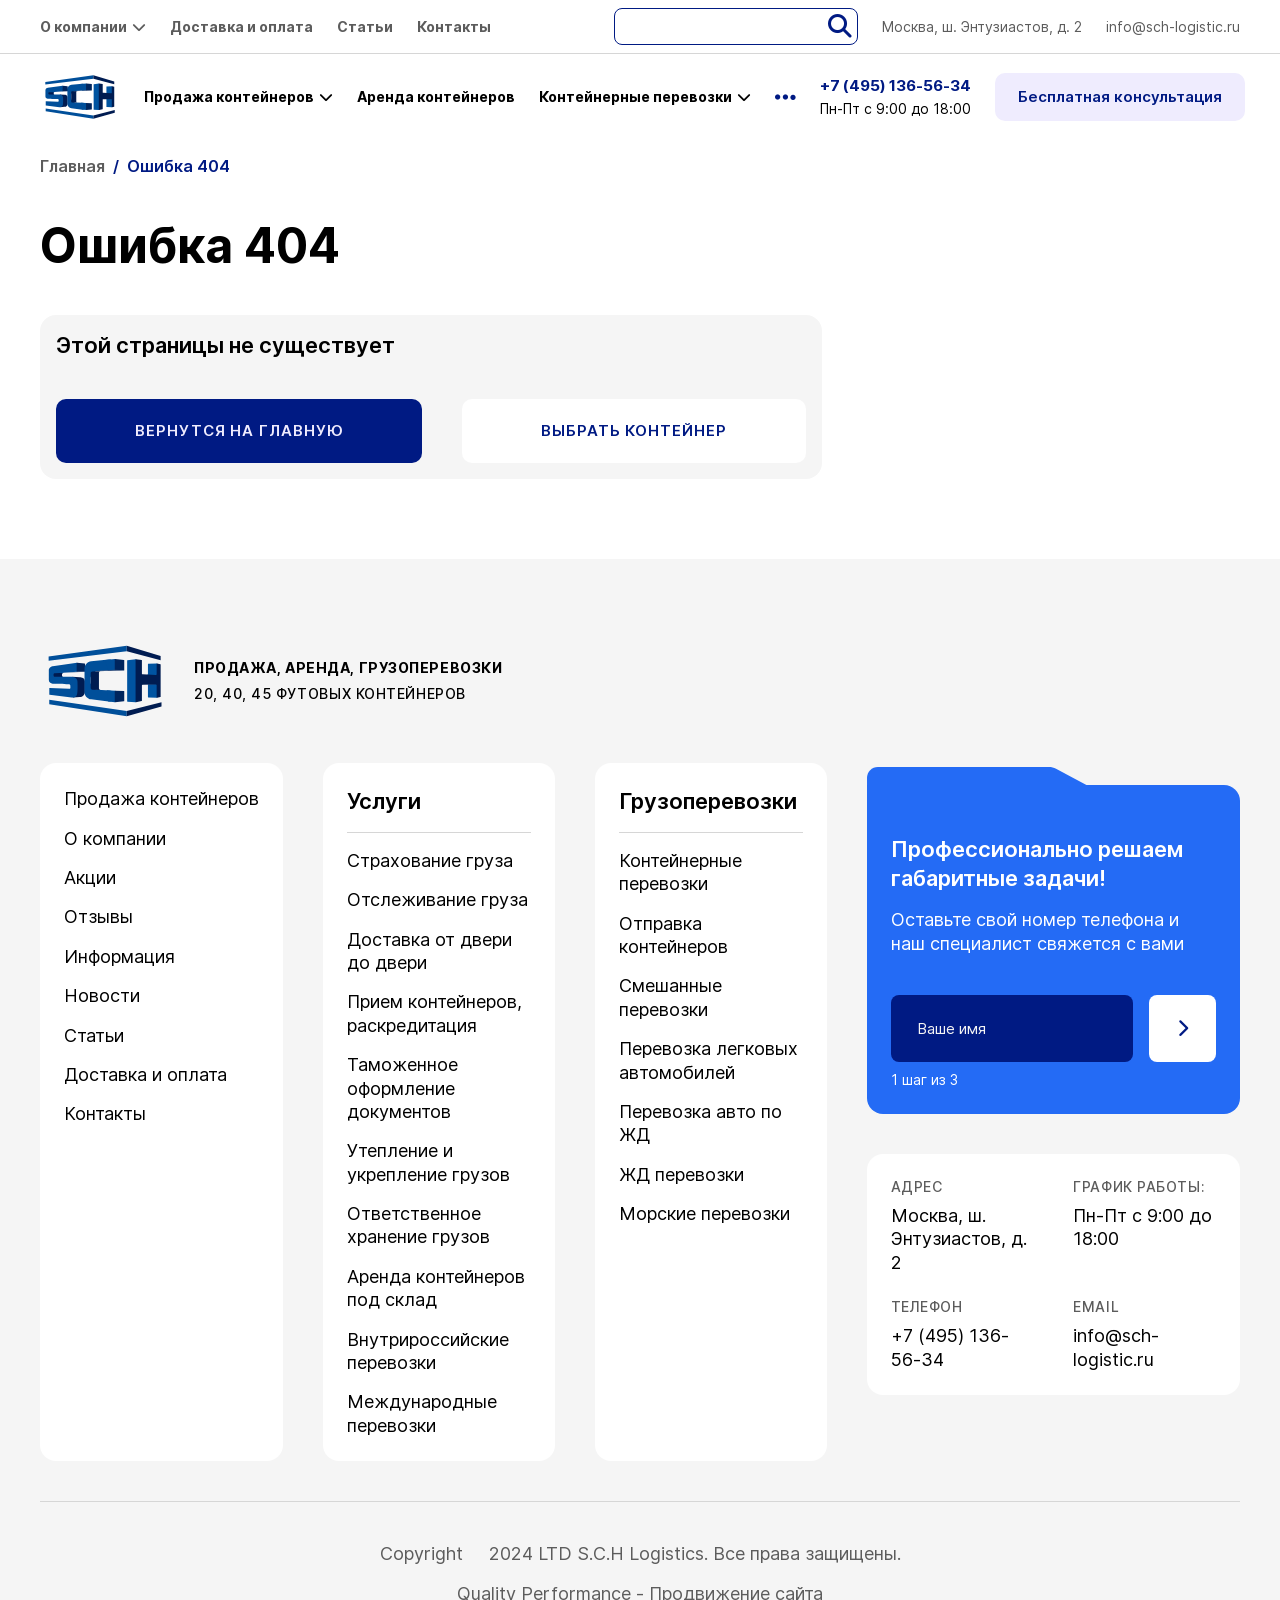
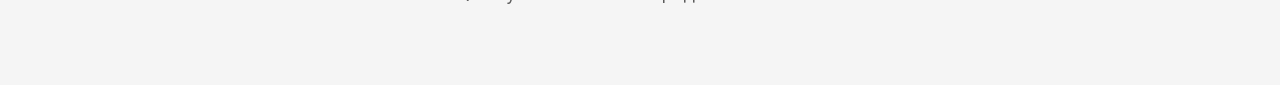
<file: client-error.html>
<!DOCTYPE html>
  <html lang="ru">
    <head>
      <meta charset="utf-8"></meta>
      <meta name="viewport" content="width=device-width, initial-scale=1"></meta>
      <link rel="icon" type="image/x-icon" href="demo.svg"></link>
      <link rel="stylesheet" href="./assets/css/styles.css"></link>
      <title>404</title>
      <meta name="description" content="Одна из страниц проекта , предлагаем ознакомиться с программой"></meta>
    </head>
    <body>
      <header class="header">
        <div class="header__top">
          <div class="container header__top-container">
            <ul class="header__top-left">
              <li class="header-submenu">
                <div data-id="panel">
                  <a href="javascript:void(0)">О компании</a>
                  <i class="fa-solid fa-chevron-down"></i>
                </div>
                <div class="header-submenu__body header-submenu__body--short" data-id="body">
                  <a href="javascript:void(0)">Акции</a>
                  <a href="javascript:void(0)">Отзывы</a>
                  <a href="javascript:void(0)">Информация</a>
                  <a href="javascript:void(0)">Статьи</a>
                </div>
              </li>
              <li class="header-submenu">
                <div data-id="panel">
                  <a href="javascript:void(0)">Доставка и оплата</a>
                </div>
              </li>
              <li class="header-submenu">
                <div data-id="panel">
                  <a href="javascript:void(0)">Статьи</a>
                </div>
              </li>
              <li class="header-submenu" data-header-contacts>
                <div data-id="panel">
                  <a href="javascript:void(0)">Контакты</a>
                </div>
              </li>
            </ul>
            <div class="header__top-right">
              <form class="header-search">
                <label class="header-search__label">
                  <input type="search" class="header-search__input"></input>
                  <button type="submit">
                    <i class="fa-solid fa-magnifying-glass"></i>
                  </button>
                </label>
              </form>
              <p>Москва, ш. Энтузиастов, д. 2</p>
              <a href="#">info@sch-logistic.ru</a>
            </div>
          </div>
        </div>
        <div class="header__bottom">
          <div class="container header__bottom-container">
            <a href="index.html" class="logo">
              <img src="modules/logo/demo.svg" alt=""></img>
            </a>
            <nav class="header__menu">
              <ul class="header__menu-wrap">
                <li class="header-submenu">
                  <div data-id="panel">
                    <a href="javascript:void(0)">Продажа контейнеров</a>
                    <i class="fa-solid fa-chevron-down"></i>
                  </div>
                  <div class="header-submenu__body" data-id="body">
                    <ul class="submenu-content">
                      <li class="submenu-content__item">
                        <div class="submenu-content__item-panel" data-id="panel">
                          <a href="javascript:void(0)">Сухогрузные морские контейнеры</a>
                          <i class="fa-regular fa-chevron-right"></i>
                        </div>
                        <ul class="submenu-content__body" data-id="body">
                          <li class="submenu-content__item">
                            <div class="submenu-content__item-panel" data-id="panel">
                              <a href="javascript:void(0)">20 футов</a>
                              <i class="fa-regular fa-chevron-right"></i>
                            </div>
                            <ul class="submenu-content__body" data-id="body">
                              <li class="submenu-content__item">
                                <a href="javascript:void(0)">Б/у</a>
                              </li>
                              <li class="submenu-content__item">
                                <a href="javascript:void(0)">Новый</a>
                              </li>
                              <li class="submenu-content__item">
                                <a href="javascript:void(0)">Dry Cube стандартные</a>
                              </li>
                              <li class="submenu-content__item">
                                <a href="javascript:void(0)">High Cube высокие</a>
                              </li>
                              <li class="submenu-content__item">
                                <a href="javascript:void(0)">Open Top открытые</a>
                              </li>
                              <li class="submenu-content__item">
                                <a href="javascript:void(0)">Hard Top</a>
                              </li>
                            </ul>
                          </li>
                          <li class="submenu-content__item">
                            <div class="submenu-content__item-panel" data-id="panel">
                              <a href="javascript:void(0)">30 футов</a>
                              <i class="fa-regular fa-chevron-right"></i>
                            </div>
                            <ul class="submenu-content__body" data-id="body">
                              <li class="submenu-content__item">
                                <a href="javascript:void(0)">Б/у</a>
                              </li>
                              <li class="submenu-content__item">
                                <a href="javascript:void(0)">Новый</a>
                              </li>
                              <li class="submenu-content__item">
                                <a href="javascript:void(0)">Dry Cube стандартные</a>
                              </li>
                              <li class="submenu-content__item">
                                <a href="javascript:void(0)">High Cube высокие</a>
                              </li>
                              <li class="submenu-content__item">
                                <a href="javascript:void(0)">Open Top открытые</a>
                              </li>
                              <li class="submenu-content__item">
                                <a href="javascript:void(0)">Hard Top</a>
                              </li>
                            </ul>
                          </li>
                        </ul>
                      </li>
                      <li class="submenu-content__item">
                        <div class="submenu-content__item-panel" data-id="panel">
                          <a href="javascript:void(0)">Рефрижераторные контейнеры</a>
                          <i class="fa-regular fa-chevron-right"></i>
                        </div>
                        <ul class="submenu-content__body" data-id="body">
                          <li class="submenu-content__item">
                            <div class="submenu-content__item-panel" data-id="panel">
                              <a href="javascript:void(0)">20 футов</a>
                              <i class="fa-regular fa-chevron-right"></i>
                            </div>
                            <ul class="submenu-content__body" data-id="body">
                              <li class="submenu-content__item">
                                <a href="javascript:void(0)">Б/у</a>
                              </li>
                              <li class="submenu-content__item">
                                <a href="javascript:void(0)">Новый</a>
                              </li>
                              <li class="submenu-content__item">
                                <a href="javascript:void(0)">Dry Cube стандартные</a>
                              </li>
                              <li class="submenu-content__item">
                                <a href="javascript:void(0)">High Cube высокие</a>
                              </li>
                              <li class="submenu-content__item">
                                <a href="javascript:void(0)">Open Top открытые</a>
                              </li>
                              <li class="submenu-content__item">
                                <a href="javascript:void(0)">Hard Top</a>
                              </li>
                            </ul>
                          </li>
                          <li class="submenu-content__item">
                            <div class="submenu-content__item-panel" data-id="panel">
                              <a href="javascript:void(0)">30 футов</a>
                              <i class="fa-regular fa-chevron-right"></i>
                            </div>
                            <ul class="submenu-content__body" data-id="body">
                              <li class="submenu-content__item">
                                <a href="javascript:void(0)">Б/у</a>
                              </li>
                              <li class="submenu-content__item">
                                <a href="javascript:void(0)">Новый</a>
                              </li>
                              <li class="submenu-content__item">
                                <a href="javascript:void(0)">Dry Cube стандартные</a>
                              </li>
                              <li class="submenu-content__item">
                                <a href="javascript:void(0)">High Cube высокие</a>
                              </li>
                              <li class="submenu-content__item">
                                <a href="javascript:void(0)">Open Top открытые</a>
                              </li>
                              <li class="submenu-content__item">
                                <a href="javascript:void(0)">Hard Top</a>
                              </li>
                            </ul>
                          </li>
                        </ul>
                      </li>
                      <li class="submenu-content__item">
                        <div class="submenu-content__item-panel" data-id="panel">
                          <a href="javascript:void(0)">Морской контейнер 6 метров</a>
                          <i class="fa-regular fa-chevron-right"></i>
                        </div>
                        <ul class="submenu-content__body" data-id="body">
                          <li class="submenu-content__item">
                            <div class="submenu-content__item-panel" data-id="panel">
                              <a href="javascript:void(0)">20 футов</a>
                              <i class="fa-regular fa-chevron-right"></i>
                            </div>
                            <ul class="submenu-content__body" data-id="body">
                              <li class="submenu-content__item">
                                <a href="javascript:void(0)">Б/у</a>
                              </li>
                              <li class="submenu-content__item">
                                <a href="javascript:void(0)">Новый</a>
                              </li>
                              <li class="submenu-content__item">
                                <a href="javascript:void(0)">Dry Cube стандартные</a>
                              </li>
                              <li class="submenu-content__item">
                                <a href="javascript:void(0)">High Cube высокие</a>
                              </li>
                              <li class="submenu-content__item">
                                <a href="javascript:void(0)">Open Top открытые</a>
                              </li>
                              <li class="submenu-content__item">
                                <a href="javascript:void(0)">Hard Top</a>
                              </li>
                            </ul>
                          </li>
                          <li class="submenu-content__item">
                            <div class="submenu-content__item-panel" data-id="panel">
                              <a href="javascript:void(0)">30 футов</a>
                              <i class="fa-regular fa-chevron-right"></i>
                            </div>
                            <ul class="submenu-content__body" data-id="body">
                              <li class="submenu-content__item">
                                <a href="javascript:void(0)">Б/у</a>
                              </li>
                              <li class="submenu-content__item">
                                <a href="javascript:void(0)">Новый</a>
                              </li>
                              <li class="submenu-content__item">
                                <a href="javascript:void(0)">Dry Cube стандартные</a>
                              </li>
                              <li class="submenu-content__item">
                                <a href="javascript:void(0)">High Cube высокие</a>
                              </li>
                              <li class="submenu-content__item">
                                <a href="javascript:void(0)">Open Top открытые</a>
                              </li>
                              <li class="submenu-content__item">
                                <a href="javascript:void(0)">Hard Top</a>
                              </li>
                            </ul>
                          </li>
                        </ul>
                      </li>
                      <li class="submenu-content__item">
                        <div class="submenu-content__item-panel" data-id="panel">
                          <a href="javascript:void(0)">Морской контейнер 12 метров</a>
                          <i class="fa-regular fa-chevron-right"></i>
                        </div>
                        <ul class="submenu-content__body" data-id="body">
                          <li class="submenu-content__item">
                            <div class="submenu-content__item-panel" data-id="panel">
                              <a href="javascript:void(0)">20 футов</a>
                              <i class="fa-regular fa-chevron-right"></i>
                            </div>
                            <ul class="submenu-content__body" data-id="body">
                              <li class="submenu-content__item">
                                <a href="javascript:void(0)">Б/у</a>
                              </li>
                              <li class="submenu-content__item">
                                <a href="javascript:void(0)">Новый</a>
                              </li>
                              <li class="submenu-content__item">
                                <a href="javascript:void(0)">Dry Cube стандартные</a>
                              </li>
                              <li class="submenu-content__item">
                                <a href="javascript:void(0)">High Cube высокие</a>
                              </li>
                              <li class="submenu-content__item">
                                <a href="javascript:void(0)">Open Top открытые</a>
                              </li>
                              <li class="submenu-content__item">
                                <a href="javascript:void(0)">Hard Top</a>
                              </li>
                            </ul>
                          </li>
                          <li class="submenu-content__item">
                            <div class="submenu-content__item-panel" data-id="panel">
                              <a href="javascript:void(0)">30 футов</a>
                              <i class="fa-regular fa-chevron-right"></i>
                            </div>
                            <ul class="submenu-content__body" data-id="body">
                              <li class="submenu-content__item">
                                <a href="javascript:void(0)">Б/у</a>
                              </li>
                              <li class="submenu-content__item">
                                <a href="javascript:void(0)">Новый</a>
                              </li>
                              <li class="submenu-content__item">
                                <a href="javascript:void(0)">Dry Cube стандартные</a>
                              </li>
                              <li class="submenu-content__item">
                                <a href="javascript:void(0)">High Cube высокие</a>
                              </li>
                              <li class="submenu-content__item">
                                <a href="javascript:void(0)">Open Top открытые</a>
                              </li>
                              <li class="submenu-content__item">
                                <a href="javascript:void(0)">Hard Top</a>
                              </li>
                            </ul>
                          </li>
                        </ul>
                      </li>
                      <li class="submenu-content__item">
                        <div class="submenu-content__item-panel" data-id="panel">
                          <a href="javascript:void(0)">Списанные контейнеры</a>
                          <i class="fa-regular fa-chevron-right"></i>
                        </div>
                        <ul class="submenu-content__body" data-id="body">
                          <li class="submenu-content__item">
                            <div class="submenu-content__item-panel" data-id="panel">
                              <a href="javascript:void(0)">20 футов</a>
                              <i class="fa-regular fa-chevron-right"></i>
                            </div>
                            <ul class="submenu-content__body" data-id="body">
                              <li class="submenu-content__item">
                                <a href="javascript:void(0)">Б/у</a>
                              </li>
                              <li class="submenu-content__item">
                                <a href="javascript:void(0)">Новый</a>
                              </li>
                              <li class="submenu-content__item">
                                <a href="javascript:void(0)">Dry Cube стандартные</a>
                              </li>
                              <li class="submenu-content__item">
                                <a href="javascript:void(0)">High Cube высокие</a>
                              </li>
                              <li class="submenu-content__item">
                                <a href="javascript:void(0)">Open Top открытые</a>
                              </li>
                              <li class="submenu-content__item">
                                <a href="javascript:void(0)">Hard Top</a>
                              </li>
                            </ul>
                          </li>
                          <li class="submenu-content__item">
                            <div class="submenu-content__item-panel" data-id="panel">
                              <a href="javascript:void(0)">30 футов</a>
                              <i class="fa-regular fa-chevron-right"></i>
                            </div>
                            <ul class="submenu-content__body" data-id="body">
                              <li class="submenu-content__item">
                                <a href="javascript:void(0)">Б/у</a>
                              </li>
                              <li class="submenu-content__item">
                                <a href="javascript:void(0)">Новый</a>
                              </li>
                              <li class="submenu-content__item">
                                <a href="javascript:void(0)">Dry Cube стандартные</a>
                              </li>
                              <li class="submenu-content__item">
                                <a href="javascript:void(0)">High Cube высокие</a>
                              </li>
                              <li class="submenu-content__item">
                                <a href="javascript:void(0)">Open Top открытые</a>
                              </li>
                              <li class="submenu-content__item">
                                <a href="javascript:void(0)">Hard Top</a>
                              </li>
                            </ul>
                          </li>
                        </ul>
                      </li>
                      <li class="submenu-content__item">
                        <div class="submenu-content__item-panel" data-id="panel">
                          <a href="javascript:void(0)">Морские контейнеры оптом</a>
                          <i class="fa-regular fa-chevron-right"></i>
                        </div>
                        <ul class="submenu-content__body" data-id="body">
                          <li class="submenu-content__item">
                            <div class="submenu-content__item-panel" data-id="panel">
                              <a href="javascript:void(0)">20 футов</a>
                              <i class="fa-regular fa-chevron-right"></i>
                            </div>
                            <ul class="submenu-content__body" data-id="body">
                              <li class="submenu-content__item">
                                <a href="javascript:void(0)">Б/у</a>
                              </li>
                              <li class="submenu-content__item">
                                <a href="javascript:void(0)">Новый</a>
                              </li>
                              <li class="submenu-content__item">
                                <a href="javascript:void(0)">Dry Cube стандартные</a>
                              </li>
                              <li class="submenu-content__item">
                                <a href="javascript:void(0)">High Cube высокие</a>
                              </li>
                              <li class="submenu-content__item">
                                <a href="javascript:void(0)">Open Top открытые</a>
                              </li>
                              <li class="submenu-content__item">
                                <a href="javascript:void(0)">Hard Top</a>
                              </li>
                            </ul>
                          </li>
                          <li class="submenu-content__item">
                            <div class="submenu-content__item-panel" data-id="panel">
                              <a href="javascript:void(0)">30 футов</a>
                              <i class="fa-regular fa-chevron-right"></i>
                            </div>
                            <ul class="submenu-content__body" data-id="body">
                              <li class="submenu-content__item">
                                <a href="javascript:void(0)">Б/у</a>
                              </li>
                              <li class="submenu-content__item">
                                <a href="javascript:void(0)">Новый</a>
                              </li>
                              <li class="submenu-content__item">
                                <a href="javascript:void(0)">Dry Cube стандартные</a>
                              </li>
                              <li class="submenu-content__item">
                                <a href="javascript:void(0)">High Cube высокие</a>
                              </li>
                              <li class="submenu-content__item">
                                <a href="javascript:void(0)">Open Top открытые</a>
                              </li>
                              <li class="submenu-content__item">
                                <a href="javascript:void(0)">Hard Top</a>
                              </li>
                            </ul>
                          </li>
                        </ul>
                      </li>
                      <li class="submenu-content__item">
                        <div class="submenu-content__item-panel" data-id="panel">
                          <a href="javascript:void(0)">Контейнеры Dry Cube</a>
                          <i class="fa-regular fa-chevron-right"></i>
                        </div>
                        <ul class="submenu-content__body" data-id="body">
                          <li class="submenu-content__item">
                            <div class="submenu-content__item-panel" data-id="panel">
                              <a href="javascript:void(0)">20 футов</a>
                              <i class="fa-regular fa-chevron-right"></i>
                            </div>
                            <ul class="submenu-content__body" data-id="body">
                              <li class="submenu-content__item">
                                <a href="javascript:void(0)">Б/у</a>
                              </li>
                              <li class="submenu-content__item">
                                <a href="javascript:void(0)">Новый</a>
                              </li>
                              <li class="submenu-content__item">
                                <a href="javascript:void(0)">Dry Cube стандартные</a>
                              </li>
                              <li class="submenu-content__item">
                                <a href="javascript:void(0)">High Cube высокие</a>
                              </li>
                              <li class="submenu-content__item">
                                <a href="javascript:void(0)">Open Top открытые</a>
                              </li>
                              <li class="submenu-content__item">
                                <a href="javascript:void(0)">Hard Top</a>
                              </li>
                            </ul>
                          </li>
                          <li class="submenu-content__item">
                            <div class="submenu-content__item-panel" data-id="panel">
                              <a href="javascript:void(0)">30 футов</a>
                              <i class="fa-regular fa-chevron-right"></i>
                            </div>
                            <ul class="submenu-content__body" data-id="body">
                              <li class="submenu-content__item">
                                <a href="javascript:void(0)">Б/у</a>
                              </li>
                              <li class="submenu-content__item">
                                <a href="javascript:void(0)">Новый</a>
                              </li>
                              <li class="submenu-content__item">
                                <a href="javascript:void(0)">Dry Cube стандартные</a>
                              </li>
                              <li class="submenu-content__item">
                                <a href="javascript:void(0)">High Cube высокие</a>
                              </li>
                              <li class="submenu-content__item">
                                <a href="javascript:void(0)">Open Top открытые</a>
                              </li>
                              <li class="submenu-content__item">
                                <a href="javascript:void(0)">Hard Top</a>
                              </li>
                            </ul>
                          </li>
                        </ul>
                      </li>
                      <li class="submenu-content__item">
                        <div class="submenu-content__item-panel" data-id="panel">
                          <a href="javascript:void(0)">Сухогрузные морские контейнеры</a>
                          <i class="fa-regular fa-chevron-right"></i>
                        </div>
                        <ul class="submenu-content__body" data-id="body">
                          <li class="submenu-content__item">
                            <div class="submenu-content__item-panel" data-id="panel">
                              <a href="javascript:void(0)">20 футов</a>
                              <i class="fa-regular fa-chevron-right"></i>
                            </div>
                            <ul class="submenu-content__body" data-id="body">
                              <li class="submenu-content__item">
                                <a href="javascript:void(0)">Б/у</a>
                              </li>
                              <li class="submenu-content__item">
                                <a href="javascript:void(0)">Новый</a>
                              </li>
                              <li class="submenu-content__item">
                                <a href="javascript:void(0)">Dry Cube стандартные</a>
                              </li>
                              <li class="submenu-content__item">
                                <a href="javascript:void(0)">High Cube высокие</a>
                              </li>
                              <li class="submenu-content__item">
                                <a href="javascript:void(0)">Open Top открытые</a>
                              </li>
                              <li class="submenu-content__item">
                                <a href="javascript:void(0)">Hard Top</a>
                              </li>
                            </ul>
                          </li>
                          <li class="submenu-content__item">
                            <div class="submenu-content__item-panel" data-id="panel">
                              <a href="javascript:void(0)">30 футов</a>
                              <i class="fa-regular fa-chevron-right"></i>
                            </div>
                            <ul class="submenu-content__body" data-id="body">
                              <li class="submenu-content__item">
                                <a href="javascript:void(0)">Б/у</a>
                              </li>
                              <li class="submenu-content__item">
                                <a href="javascript:void(0)">Новый</a>
                              </li>
                              <li class="submenu-content__item">
                                <a href="javascript:void(0)">Dry Cube стандартные</a>
                              </li>
                              <li class="submenu-content__item">
                                <a href="javascript:void(0)">High Cube высокие</a>
                              </li>
                              <li class="submenu-content__item">
                                <a href="javascript:void(0)">Open Top открытые</a>
                              </li>
                              <li class="submenu-content__item">
                                <a href="javascript:void(0)">Hard Top</a>
                              </li>
                            </ul>
                          </li>
                        </ul>
                      </li>
                      <li class="submenu-content__item">
                        <div class="submenu-content__item-panel" data-id="panel">
                          <a href="javascript:void(0)">Рефрижераторные контейнеры</a>
                          <i class="fa-regular fa-chevron-right"></i>
                        </div>
                        <ul class="submenu-content__body" data-id="body">
                          <li class="submenu-content__item">
                            <div class="submenu-content__item-panel" data-id="panel">
                              <a href="javascript:void(0)">20 футов</a>
                              <i class="fa-regular fa-chevron-right"></i>
                            </div>
                            <ul class="submenu-content__body" data-id="body">
                              <li class="submenu-content__item">
                                <a href="javascript:void(0)">Б/у</a>
                              </li>
                              <li class="submenu-content__item">
                                <a href="javascript:void(0)">Новый</a>
                              </li>
                              <li class="submenu-content__item">
                                <a href="javascript:void(0)">Dry Cube стандартные</a>
                              </li>
                              <li class="submenu-content__item">
                                <a href="javascript:void(0)">High Cube высокие</a>
                              </li>
                              <li class="submenu-content__item">
                                <a href="javascript:void(0)">Open Top открытые</a>
                              </li>
                              <li class="submenu-content__item">
                                <a href="javascript:void(0)">Hard Top</a>
                              </li>
                            </ul>
                          </li>
                          <li class="submenu-content__item">
                            <div class="submenu-content__item-panel" data-id="panel">
                              <a href="javascript:void(0)">30 футов</a>
                              <i class="fa-regular fa-chevron-right"></i>
                            </div>
                            <ul class="submenu-content__body" data-id="body">
                              <li class="submenu-content__item">
                                <a href="javascript:void(0)">Б/у</a>
                              </li>
                              <li class="submenu-content__item">
                                <a href="javascript:void(0)">Новый</a>
                              </li>
                              <li class="submenu-content__item">
                                <a href="javascript:void(0)">Dry Cube стандартные</a>
                              </li>
                              <li class="submenu-content__item">
                                <a href="javascript:void(0)">High Cube высокие</a>
                              </li>
                              <li class="submenu-content__item">
                                <a href="javascript:void(0)">Open Top открытые</a>
                              </li>
                              <li class="submenu-content__item">
                                <a href="javascript:void(0)">Hard Top</a>
                              </li>
                            </ul>
                          </li>
                        </ul>
                      </li>
                      <li class="submenu-content__item">
                        <div class="submenu-content__item-panel" data-id="panel">
                          <a href="javascript:void(0)">Морской контейнер 6 метров</a>
                          <i class="fa-regular fa-chevron-right"></i>
                        </div>
                        <ul class="submenu-content__body" data-id="body">
                          <li class="submenu-content__item">
                            <div class="submenu-content__item-panel" data-id="panel">
                              <a href="javascript:void(0)">20 футов</a>
                              <i class="fa-regular fa-chevron-right"></i>
                            </div>
                            <ul class="submenu-content__body" data-id="body">
                              <li class="submenu-content__item">
                                <a href="javascript:void(0)">Б/у</a>
                              </li>
                              <li class="submenu-content__item">
                                <a href="javascript:void(0)">Новый</a>
                              </li>
                              <li class="submenu-content__item">
                                <a href="javascript:void(0)">Dry Cube стандартные</a>
                              </li>
                              <li class="submenu-content__item">
                                <a href="javascript:void(0)">High Cube высокие</a>
                              </li>
                              <li class="submenu-content__item">
                                <a href="javascript:void(0)">Open Top открытые</a>
                              </li>
                              <li class="submenu-content__item">
                                <a href="javascript:void(0)">Hard Top</a>
                              </li>
                            </ul>
                          </li>
                          <li class="submenu-content__item">
                            <div class="submenu-content__item-panel" data-id="panel">
                              <a href="javascript:void(0)">30 футов</a>
                              <i class="fa-regular fa-chevron-right"></i>
                            </div>
                            <ul class="submenu-content__body" data-id="body">
                              <li class="submenu-content__item">
                                <a href="javascript:void(0)">Б/у</a>
                              </li>
                              <li class="submenu-content__item">
                                <a href="javascript:void(0)">Новый</a>
                              </li>
                              <li class="submenu-content__item">
                                <a href="javascript:void(0)">Dry Cube стандартные</a>
                              </li>
                              <li class="submenu-content__item">
                                <a href="javascript:void(0)">High Cube высокие</a>
                              </li>
                              <li class="submenu-content__item">
                                <a href="javascript:void(0)">Open Top открытые</a>
                              </li>
                              <li class="submenu-content__item">
                                <a href="javascript:void(0)">Hard Top</a>
                              </li>
                            </ul>
                          </li>
                        </ul>
                      </li>
                      <li class="submenu-content__item">
                        <div class="submenu-content__item-panel" data-id="panel">
                          <a href="javascript:void(0)">Морской контейнер 12 метров</a>
                          <i class="fa-regular fa-chevron-right"></i>
                        </div>
                        <ul class="submenu-content__body" data-id="body">
                          <li class="submenu-content__item">
                            <div class="submenu-content__item-panel" data-id="panel">
                              <a href="javascript:void(0)">20 футов</a>
                              <i class="fa-regular fa-chevron-right"></i>
                            </div>
                            <ul class="submenu-content__body" data-id="body">
                              <li class="submenu-content__item">
                                <a href="javascript:void(0)">Б/у</a>
                              </li>
                              <li class="submenu-content__item">
                                <a href="javascript:void(0)">Новый</a>
                              </li>
                              <li class="submenu-content__item">
                                <a href="javascript:void(0)">Dry Cube стандартные</a>
                              </li>
                              <li class="submenu-content__item">
                                <a href="javascript:void(0)">High Cube высокие</a>
                              </li>
                              <li class="submenu-content__item">
                                <a href="javascript:void(0)">Open Top открытые</a>
                              </li>
                              <li class="submenu-content__item">
                                <a href="javascript:void(0)">Hard Top</a>
                              </li>
                            </ul>
                          </li>
                          <li class="submenu-content__item">
                            <div class="submenu-content__item-panel" data-id="panel">
                              <a href="javascript:void(0)">30 футов</a>
                              <i class="fa-regular fa-chevron-right"></i>
                            </div>
                            <ul class="submenu-content__body" data-id="body">
                              <li class="submenu-content__item">
                                <a href="javascript:void(0)">Б/у</a>
                              </li>
                              <li class="submenu-content__item">
                                <a href="javascript:void(0)">Новый</a>
                              </li>
                              <li class="submenu-content__item">
                                <a href="javascript:void(0)">Dry Cube стандартные</a>
                              </li>
                              <li class="submenu-content__item">
                                <a href="javascript:void(0)">High Cube высокие</a>
                              </li>
                              <li class="submenu-content__item">
                                <a href="javascript:void(0)">Open Top открытые</a>
                              </li>
                              <li class="submenu-content__item">
                                <a href="javascript:void(0)">Hard Top</a>
                              </li>
                            </ul>
                          </li>
                        </ul>
                      </li>
                      <li class="submenu-content__item">
                        <div class="submenu-content__item-panel" data-id="panel">
                          <a href="javascript:void(0)">Списанные контейнеры</a>
                          <i class="fa-regular fa-chevron-right"></i>
                        </div>
                        <ul class="submenu-content__body" data-id="body">
                          <li class="submenu-content__item">
                            <div class="submenu-content__item-panel" data-id="panel">
                              <a href="javascript:void(0)">20 футов</a>
                              <i class="fa-regular fa-chevron-right"></i>
                            </div>
                            <ul class="submenu-content__body" data-id="body">
                              <li class="submenu-content__item">
                                <a href="javascript:void(0)">Б/у</a>
                              </li>
                              <li class="submenu-content__item">
                                <a href="javascript:void(0)">Новый</a>
                              </li>
                              <li class="submenu-content__item">
                                <a href="javascript:void(0)">Dry Cube стандартные</a>
                              </li>
                              <li class="submenu-content__item">
                                <a href="javascript:void(0)">High Cube высокие</a>
                              </li>
                              <li class="submenu-content__item">
                                <a href="javascript:void(0)">Open Top открытые</a>
                              </li>
                              <li class="submenu-content__item">
                                <a href="javascript:void(0)">Hard Top</a>
                              </li>
                            </ul>
                          </li>
                          <li class="submenu-content__item">
                            <div class="submenu-content__item-panel" data-id="panel">
                              <a href="javascript:void(0)">30 футов</a>
                              <i class="fa-regular fa-chevron-right"></i>
                            </div>
                            <ul class="submenu-content__body" data-id="body">
                              <li class="submenu-content__item">
                                <a href="javascript:void(0)">Б/у</a>
                              </li>
                              <li class="submenu-content__item">
                                <a href="javascript:void(0)">Новый</a>
                              </li>
                              <li class="submenu-content__item">
                                <a href="javascript:void(0)">Dry Cube стандартные</a>
                              </li>
                              <li class="submenu-content__item">
                                <a href="javascript:void(0)">High Cube высокие</a>
                              </li>
                              <li class="submenu-content__item">
                                <a href="javascript:void(0)">Open Top открытые</a>
                              </li>
                              <li class="submenu-content__item">
                                <a href="javascript:void(0)">Hard Top</a>
                              </li>
                            </ul>
                          </li>
                        </ul>
                      </li>
                      <li class="submenu-content__item">
                        <div class="submenu-content__item-panel" data-id="panel">
                          <a href="javascript:void(0)">Морские контейнеры оптом</a>
                          <i class="fa-regular fa-chevron-right"></i>
                        </div>
                        <ul class="submenu-content__body" data-id="body">
                          <li class="submenu-content__item">
                            <div class="submenu-content__item-panel" data-id="panel">
                              <a href="javascript:void(0)">20 футов</a>
                              <i class="fa-regular fa-chevron-right"></i>
                            </div>
                            <ul class="submenu-content__body" data-id="body">
                              <li class="submenu-content__item">
                                <a href="javascript:void(0)">Б/у</a>
                              </li>
                              <li class="submenu-content__item">
                                <a href="javascript:void(0)">Новый</a>
                              </li>
                              <li class="submenu-content__item">
                                <a href="javascript:void(0)">Dry Cube стандартные</a>
                              </li>
                              <li class="submenu-content__item">
                                <a href="javascript:void(0)">High Cube высокие</a>
                              </li>
                              <li class="submenu-content__item">
                                <a href="javascript:void(0)">Open Top открытые</a>
                              </li>
                              <li class="submenu-content__item">
                                <a href="javascript:void(0)">Hard Top</a>
                              </li>
                            </ul>
                          </li>
                          <li class="submenu-content__item">
                            <div class="submenu-content__item-panel" data-id="panel">
                              <a href="javascript:void(0)">30 футов</a>
                              <i class="fa-regular fa-chevron-right"></i>
                            </div>
                            <ul class="submenu-content__body" data-id="body">
                              <li class="submenu-content__item">
                                <a href="javascript:void(0)">Б/у</a>
                              </li>
                              <li class="submenu-content__item">
                                <a href="javascript:void(0)">Новый</a>
                              </li>
                              <li class="submenu-content__item">
                                <a href="javascript:void(0)">Dry Cube стандартные</a>
                              </li>
                              <li class="submenu-content__item">
                                <a href="javascript:void(0)">High Cube высокие</a>
                              </li>
                              <li class="submenu-content__item">
                                <a href="javascript:void(0)">Open Top открытые</a>
                              </li>
                              <li class="submenu-content__item">
                                <a href="javascript:void(0)">Hard Top</a>
                              </li>
                            </ul>
                          </li>
                        </ul>
                      </li>
                      <li class="submenu-content__item">
                        <div class="submenu-content__item-panel" data-id="panel">
                          <a href="javascript:void(0)">Контейнеры Dry Cube</a>
                          <i class="fa-regular fa-chevron-right"></i>
                        </div>
                        <ul class="submenu-content__body" data-id="body">
                          <li class="submenu-content__item">
                            <div class="submenu-content__item-panel" data-id="panel">
                              <a href="javascript:void(0)">20 футов</a>
                              <i class="fa-regular fa-chevron-right"></i>
                            </div>
                            <ul class="submenu-content__body" data-id="body">
                              <li class="submenu-content__item">
                                <a href="javascript:void(0)">Б/у</a>
                              </li>
                              <li class="submenu-content__item">
                                <a href="javascript:void(0)">Новый</a>
                              </li>
                              <li class="submenu-content__item">
                                <a href="javascript:void(0)">Dry Cube стандартные</a>
                              </li>
                              <li class="submenu-content__item">
                                <a href="javascript:void(0)">High Cube высокие</a>
                              </li>
                              <li class="submenu-content__item">
                                <a href="javascript:void(0)">Open Top открытые</a>
                              </li>
                              <li class="submenu-content__item">
                                <a href="javascript:void(0)">Hard Top</a>
                              </li>
                            </ul>
                          </li>
                          <li class="submenu-content__item">
                            <div class="submenu-content__item-panel" data-id="panel">
                              <a href="javascript:void(0)">30 футов</a>
                              <i class="fa-regular fa-chevron-right"></i>
                            </div>
                            <ul class="submenu-content__body" data-id="body">
                              <li class="submenu-content__item">
                                <a href="javascript:void(0)">Б/у</a>
                              </li>
                              <li class="submenu-content__item">
                                <a href="javascript:void(0)">Новый</a>
                              </li>
                              <li class="submenu-content__item">
                                <a href="javascript:void(0)">Dry Cube стандартные</a>
                              </li>
                              <li class="submenu-content__item">
                                <a href="javascript:void(0)">High Cube высокие</a>
                              </li>
                              <li class="submenu-content__item">
                                <a href="javascript:void(0)">Open Top открытые</a>
                              </li>
                              <li class="submenu-content__item">
                                <a href="javascript:void(0)">Hard Top</a>
                              </li>
                            </ul>
                          </li>
                        </ul>
                      </li>
                    </ul>
                  </div>
                </li>
                <li class="header-submenu">
                  <div data-id="panel">
                    <a href="javascript:void(0)">Аренда контейнеров</a>
                  </div>
                </li>
                <li class="header-submenu">
                  <div data-id="panel">
                    <a href="javascript:void(0)">Контейнерные перевозки</a>
                    <i class="fa-solid fa-chevron-down"></i>
                  </div>
                  <div class="header-submenu__body" data-id="body">
                    <ul class="submenu-content">
                      <li class="submenu-content__item">
                        <div class="submenu-content__item-panel" data-id="panel">
                          <a href="javascript:void(0)">Внутрироссийские перевозки</a>
                          <i class="fa-regular fa-chevron-right"></i>
                        </div>
                        <ul class="submenu-content__body" data-id="body">
                          <li class="submenu-content__item">
                            <div class="submenu-content__item-panel" data-id="panel">
                              <a href="javascript:void(0)">Москва — Владивосток</a>
                            </div>
                          </li>
                          <li class="submenu-content__item">
                            <div class="submenu-content__item-panel" data-id="panel">
                              <a href="javascript:void(0)">Москва — Благовещенск</a>
                            </div>
                          </li>
                          <li class="submenu-content__item">
                            <div class="submenu-content__item-panel" data-id="panel">
                              <a href="javascript:void(0)">Москва — Красноярск</a>
                            </div>
                          </li>
                          <li class="submenu-content__item">
                            <div class="submenu-content__item-panel" data-id="panel">
                              <a href="javascript:void(0)">Москва — Екатеринбург</a>
                            </div>
                          </li>
                          <li class="submenu-content__item">
                            <div class="submenu-content__item-panel" data-id="panel">
                              <a href="javascript:void(0)">Москва — Иркутск</a>
                            </div>
                          </li>
                          <li class="submenu-content__item">
                            <div class="submenu-content__item-panel" data-id="panel">
                              <a href="javascript:void(0)">Москва — Петропавловск-Камчатский</a>
                            </div>
                          </li>
                          <li class="submenu-content__item">
                            <div class="submenu-content__item-panel" data-id="panel">
                              <a href="javascript:void(0)">Москва — Барнаул</a>
                            </div>
                          </li>
                          <li class="submenu-content__item">
                            <div class="submenu-content__item-panel" data-id="panel">
                              <a href="javascript:void(0)">Москва — Кемерово</a>
                            </div>
                          </li>
                        </ul>
                      </li>
                      <li class="submenu-content__item">
                        <div class="submenu-content__item-panel" data-id="panel">
                          <a href="javascript:void(0)">Международные перевозки</a>
                          <i class="fa-regular fa-chevron-right"></i>
                        </div>
                        <ul class="submenu-content__body" data-id="body">
                          <li class="submenu-content__item">
                            <div class="submenu-content__item-panel" data-id="panel">
                              <a href="javascript:void(0)">Азия</a>
                              <i class="fa-regular fa-chevron-right"></i>
                            </div>
                            <ul class="submenu-content__body" data-id="body">
                              <li class="submenu-content__item">
                                <a href="javascript:void(0)">Из Азии</a>
                              </li>
                              <li class="submenu-content__item">
                                <a href="javascript:void(0)">В Азии</a>
                              </li>
                            </ul>
                          </li>
                          <li class="submenu-content__item">
                            <div class="submenu-content__item-panel" data-id="panel">
                              <a href="javascript:void(0)">Вьетнам</a>
                              <i class="fa-regular fa-chevron-right"></i>
                            </div>
                            <ul class="submenu-content__body" data-id="body">
                              <li class="submenu-content__item">
                                <a href="javascript:void(0)">Из Вьетнам</a>
                              </li>
                              <li class="submenu-content__item">
                                <a href="javascript:void(0)">В Вьетнам</a>
                              </li>
                            </ul>
                          </li>
                          <li class="submenu-content__item">
                            <div class="submenu-content__item-panel" data-id="panel">
                              <a href="javascript:void(0)">Китай</a>
                              <i class="fa-regular fa-chevron-right"></i>
                            </div>
                            <ul class="submenu-content__body" data-id="body">
                              <li class="submenu-content__item">
                                <a href="javascript:void(0)">Из Китай</a>
                              </li>
                              <li class="submenu-content__item">
                                <a href="javascript:void(0)">В Китай</a>
                              </li>
                            </ul>
                          </li>
                        </ul>
                      </li>
                      <li class="submenu-content__item">
                        <div class="submenu-content__item-panel" data-id="panel">
                          <a href="javascript:void(0)">Международные перевозки</a>
                        </div>
                      </li>
                      <li class="submenu-content__item">
                        <div class="submenu-content__item-panel" data-id="panel">
                          <a href="javascript:void(0)">Ж/Д контейнерные перевозки</a>
                        </div>
                      </li>
                      <li class="submenu-content__item">
                        <div class="submenu-content__item-panel" data-id="panel">
                          <a href="javascript:void(0)">Перевозка автотранспорта по Ж/Д</a>
                        </div>
                      </li>
                      <li class="submenu-content__item">
                        <div class="submenu-content__item-panel" data-id="panel">
                          <a href="javascript:void(0)">Перевозки автомобильным транспортом</a>
                        </div>
                      </li>
                      <li class="submenu-content__item">
                        <div class="submenu-content__item-panel" data-id="panel">
                          <a href="javascript:void(0)">Морские перевозки</a>
                        </div>
                      </li>
                      <li class="submenu-content__item">
                        <div class="submenu-content__item-panel" data-id="panel">
                          <a href="javascript:void(0)">Водные перевозки</a>
                        </div>
                      </li>
                      <li class="submenu-content__item">
                        <div class="submenu-content__item-panel" data-id="panel">
                          <a href="javascript:void(0)">Отправка контейнеров</a>
                        </div>
                      </li>
                      <li class="submenu-content__item">
                        <div class="submenu-content__item-panel" data-id="panel">
                          <a href="javascript:void(0)">Мультимодальные перевозки</a>
                        </div>
                      </li>
                      <li class="submenu-content__item">
                        <div class="submenu-content__item-panel" data-id="panel">
                          <a href="javascript:void(0)">Перевозки легковых автомобилей</a>
                        </div>
                      </li>
                    </ul>
                  </div>
                </li>
                <li class="header-submenu">
                  <div data-id="panel">
                    <a href="javascript:void(0)">Услуги</a>
                    <i class="fa-solid fa-chevron-down"></i>
                  </div>
                  <div class="header-submenu__body" data-id="body">
                    <ul class="submenu-content">
                      <li class="submenu-content__item">
                        <div class="submenu-content__item-panel" data-id="panel">
                          <a href="javascript:void(0)">Страхование груза</a>
                        </div>
                      </li>
                      <li class="submenu-content__item">
                        <div class="submenu-content__item-panel" data-id="panel">
                          <a href="javascript:void(0)">Отслеживание груза</a>
                        </div>
                      </li>
                      <li class="submenu-content__item">
                        <div class="submenu-content__item-panel" data-id="panel">
                          <a href="javascript:void(0)">Доставка от двери до двери</a>
                        </div>
                      </li>
                      <li class="submenu-content__item">
                        <div class="submenu-content__item-panel" data-id="panel">
                          <a href="javascript:void(0)">Доставка от двери до двери</a>
                        </div>
                      </li>
                      <li class="submenu-content__item">
                        <div class="submenu-content__item-panel" data-id="panel">
                          <a href="javascript:void(0)">Утепление и укрепление грузов</a>
                        </div>
                      </li>
                      <li class="submenu-content__item">
                        <div class="submenu-content__item-panel" data-id="panel">
                          <a href="javascript:void(0)">Аренда контейнеров под склад</a>
                        </div>
                      </li>
                      <li class="submenu-content__item">
                        <div class="submenu-content__item-panel" data-id="panel">
                          <a href="javascript:void(0)">Ответственное хранение грузов</a>
                        </div>
                      </li>
                      <li class="submenu-content__item">
                        <div class="submenu-content__item-panel" data-id="panel">
                          <a href="javascript:void(0)">Таможенное оформление документов</a>
                        </div>
                      </li>
                      <li class="submenu-content__item">
                        <div class="submenu-content__item-panel" data-id="panel">
                          <a href="javascript:void(0)">Прием груженых контейнеров, раскредитация</a>
                        </div>
                      </li>
                    </ul>
                  </div>
                </li>
                <li class="header-submenu">
                  <div data-id="panel">
                    <a href="javascript:void(0)">Прайс-лист</a>
                  </div>
                </li>
                <li class="header-submenu" data-showmore="">
                  <div data-id="panel">
                    <i class="fa-solid fa-ellipsis"></i>
                  </div>
                  <ul class="header-submenu__body" data-showmore-menu=""></ul>
                </li>
              </ul>
            </nav>
            <div class="header__bottom-right">
              <a href="tel:+74951365634" class="header__phone">
                <p>+7 (495) 136-56-34 </p>
                <span>Пн-Пт с 9:00 до 18:00</span>
              </a>
              <button data-id="search">
                <i class="fa-solid fa-magnifying-glass"></i>
              </button>
              <button class="button button--purple button--small-pad header__free-call" title="Бесплатная консультация" data-modal-open="#free-consult">
                <span>Бесплатная консультация</span>
                <i class="fa-solid fa-phone"></i>
              </button>
              <button data-modal-open="#mobile-menu" class="header__burger">
                <i class="fa-solid fa-bars"></i>
              </button>
            </div>
          </div>
        </div>
      </header>
      <div class="container">
        <div class="bread-crumbs">
            <a href="index.html" class="bread-crumbs__link">Главная</a>
            <p class="bread-crumbs__sep">/</p>
            <div href="#" class="bread-crumbs__link">Ошибка 404</div>
        </div>
      </div>
      <section class="client-error section-margin">
        <div class="container">
          <h1 class="ui-title ui-title--h1 ui-title--no-center">Ошибка 404</h1>
          <div class="client-error__body">
            <h3>Этой страницы не существует</h3>
            <div class="client-error__buttons">
              <a href="javascript:void" class="button button--dark-purple" title="Кнопка">Вернутся на главную</a>
              <a href="javascript:void" class="button button--white" title="Кнопка">Выбрать контейнер</a>
            </div>
          </div>
        </div>
      </section>
      <footer class="footer">
        <div class="container">
          <div class="footer-top">
            <div class="footer-top__desktop-wrap">
              <div class="footer-top__logo">
                <a href="index.html" class="logo">
                  <img src="modules/logo/demo.svg" alt=""></img>
                </a>
                <div class="footer-top__logo-wrap">
                  <h4>Продажа, Аренда, Грузоперевозки</h4>
                  <p>20, 40, 45 футовых контейнеров</p>
                </div>
              </div>
              <nav class="footer-top__nav">
                <ul class="footer-top__col">
                  <li>
                    <a href="javascript:void(0)">Продажа контейнеров</a>
                  </li>
                  <li>
                    <a href="javascript:void(0)">О компании</a>
                  </li>
                  <li>
                    <a href="javascript:void(0)">Акции</a>
                  </li>
                  <li>
                    <a href="javascript:void(0)">Отзывы</a>
                  </li>
                  <li>
                    <a href="javascript:void(0)">Информация</a>
                  </li>
                  <li>
                    <a href="javascript:void(0)">Новости</a>
                  </li>
                  <li>
                    <a href="javascript:void(0)">Статьи</a>
                  </li>
                  <li>
                    <a href="javascript:void(0)">Доставка и оплата</a>
                  </li>
                  <li>
                    <a href="javascript:void(0)">Контакты</a>
                  </li>
                </ul>
                <div class="footer-top__col">
                  <h3>Услуги</h3>
                  <a href="javascript:void(0)">Страхование груза</a>
                  <a href="javascript:void(0)">Отслеживание груза</a>
                  <a href="javascript:void(0)">Доставка от двери до двери</a>
                  <a href="javascript:void(0)">Прием контейнеров, раскредитация</a>
                  <a href="javascript:void(0)">Таможенное оформление документов</a>
                  <a href="javascript:void(0)">Утепление и укрепление грузов</a>
                  <a href="javascript:void(0)">Ответственное хранение грузов</a>
                  <a href="javascript:void(0)">Аренда контейнеров под склад</a>
                  <a href="javascript:void(0)">Внутрироссийские перевозки</a>
                  <a href="javascript:void(0)">Международные перевозки</a>
                </div>
                <div class="footer-top__col">
                  <h3>Грузоперевозки</h3>
                  <a href="javascript:void(0)">Контейнерные перевозки</a>
                  <a href="javascript:void(0)">Отправка контейнеров</a>
                  <a href="javascript:void(0)">Смешанные перевозки</a>
                  <a href="javascript:void(0)">Перевозка легковых автомобилей</a>
                  <a href="javascript:void(0)">Перевозка авто по ЖД</a>
                  <a href="javascript:void(0)">ЖД перевозки</a>
                  <a href="javascript:void(0)">Морские перевозки</a>
                </div>
              </nav>
            </div>
            <div class="footer-top__right-wrap">
              <div class="footer-quiz">
                
        <svg
          class='footer-quiz__bcg-item'
          viewBox='0 0 331 30'
          fill='none'
          xmlns='http://www.w3.org/2000/svg'
        >
          <path
            d='M0 16C0 7.16344 7.16344 0 16 0H268.989C272.607 0 276.169 0.892285 279.36 2.59781L330.625 30H0V16Z'
            fill='#246BF5'
          />
        </svg>
      
                <h3 class="footer-quiz__title">Профессионально решаем <nobr>габаритные задачи!</nobr></h3>
                <p class="footer-quiz__desc">Оставьте свой номер телефона и наш специалист свяжется с вами</p>
                <form class="footer-quiz__body" id="footer-quiz">
                  <div class="footer-quiz__step footer-quiz__step--active" data-step="1">
                    <label class="label">
                      <span class="label__error" data-error="">Имя введено некорректно</span>
                      <input class="input" type="text" name="footer-name" data-input="footer-name" placeholder="Ваше имя"></input>
                    </label>
                    <button class="button button--white footer-quiz__arrow-btn" title="Следующий шаг" type="button">
                      <i class="fa-solid fa-chevron-right"></i>
                    </button>
                  </div>
                  <div class="footer-quiz__step" data-step="2">
                    <label class="label">
                      <span class="label__error" data-error="">Номер телефона введен некорректно</span>
                      <input class="input" type="text" name="footer-phone" data-input="footer-phone" placeholder="+7 (___) ___-__-__"></input>
                    </label>
                    <button class="button button--white footer-quiz__arrow-btn" title="Следующий шаг" type="button">
                      <i class="fa-solid fa-chevron-right"></i>
                    </button>
                  </div>
                  <div class="footer-quiz__step" data-step="3">
                    <p class="agree-policy">
                      Нажимая кнопку, я принимаю
                      <a href="javascript:void(0)">соглашение о конфиденциальности</a>
                      и соглашаюсь с обработкой
                      <a href="javascript:void(0)">персональных данных.</a>
                    </p>
                    <button class="button button--white footer-quiz__submit" title="Следующий шаг" type="submit">Отправить</button>
                  </div>
                </form>
                <div class="footer-quiz__pagination">
                  <span data-id="current-step">1</span>
                  шаг из
                  <span data-id="steps-count">3</span>
                </div>
              </div>
              <div class="footer-top__right-links">
                <div class="footer-top__right-link">
                  <h4>Адрес</h4>
                  <p>Москва, ш. Энтузиастов, д. 2</p>
                </div>
                <div class="footer-top__right-link">
                  <h4>График работы:</h4>
                  <p>Пн-Пт с 9:00 до 18:00</p>
                </div>
                <div class="footer-top__right-link">
                  <h4>Телефон</h4>
                  <a href="tel:+74951365634">+7 (495) 136-56-34</a>
                </div>
                <div class="footer-top__right-link">
                  <h4>Email</h4>
                  <a href="mailto:info@sch-logistic.ru">info@sch-logistic.ru</a>
                </div>
              </div>
            </div>
          </div>
          <div class="footer__bottom">
            <p>
              Copyright 
              <span></span>
               2024 LTD S.C.H Logistics. Все права защищены.
            </p>
            <a href="https://qupe.ru/" target="_blank"> Quality Performance - Продвижение сайта</a>
          </div>
        </div>
      </footer>
      <div class="overlay"></div>
      <div id="mobile-menu" class="modal">
        <div class="mobile-menu">
          <button type="button" class="swiper-arrow" data-id="prev" data-modal-close>
            <i class="fa-solid fa-chevron-left"></i>
          </button>
        </div>
      </div>
      <div id="free-consult" class="modal">
        <div class="modal-center modal-consult">
          <button data-modal-close="" class="modal-center__close">
            <i class="fa-solid fa-close"></i>
          </button>
          <div class="feedback-form">
            <div class="feedback-form__inner">
              <div class="feedback-form__body" data-id="front">
                <div class="feedback-form__left">
                  <h2>Консультация специалиста</h2>
                  <p class="feedback-form__desc">Оставьте свой номер телефона и наш специалист свяжется с вами</p>
                  <form id="feedback" class="feedback-form__form">
                    <label class="label">
                      <span class="label__error" data-error="">Имя введено некорректно</span>
                      <input class="input" type="text" name="feedback-name" data-input="feedback-name" placeholder="Ваше имя"></input>
                    </label>
                    <label class="label">
                      <span class="label__error" data-error="">Номер телефона введен некорректно</span>
                      <input class="input" type="tel" name="feedback-phone" data-input="feedback-phone" placeholder="Номер телефона"></input>
                    </label>
                    <button class="button button--white button--fluid" title="Кнопка">Отправить</button>
                    <p class="agree-policy">
                      Нажимая кнопку, я принимаю
                      <a href="javascript:void(0)">соглашение о конфиденциальности</a>
                      и соглашаюсь с обработкой
                      <a href="javascript:void(0)">персональных данных.</a>
                    </p>
                  </form>
                </div>
                <div class="feedback-form__img">
                  <img loading="lazy" src="modules/feedback-form/consult.png" alt="consultation with a specialist on cargo transportation issues"></img>
                </div>
              </div>
              <div class="feedback-form__body feedback-form__body--hidden" data-id="back">
                <div class="feedback-form__left">
                  <h2>Данные успешно отправлены!</h2>
                  <p class="feedback-form__desc">Наш специалист свяжется с вами в ближайшее время</p>
                </div>
                <div class="feedback-form__img">
                  <img loading="lazy" src="modules/feedback-form/success.png" alt="consultation with a specialist on cargo transportation issues"></img>
                </div>
              </div>
            </div>
          </div>
        </div>
      </div>
      <div id="delivery-calc" class="modal">
        <div class="modal-center modal-consult">
          <button data-modal-close="" class="modal-center__close">
            <i class="fa-solid fa-close"></i>
          </button>
          <form class="cost-calc">
            <h2 class="ui-title">Расчет стоимости контейнерных <nobr>перевозок по России</nobr></h2>
            <div class="cost-calc__body">
              <div class="ui-dropdown">
                <div class="ui-dropdown__panel">
                  <span>
                    <p class="ui-dropdown__label-title"> Город отправления </p>
                    <input type="search" autocomplete="off" value="" placeholder="Город отправления" data-id="city-from" name="search"></input>
                  </span>
                  <button type="button" class="ui-dropdown__button">
                    <i class="fa-solid fa-chevron-down"></i>
                  </button>
                </div>
                <div class="ui-dropdown__body">
                  <ul class="ui-dropdown__list">
                    <li>
                      <a href="javascript:void(0)" class="ui-dropdown__item" data-value="113200"> Барнаул </a>
                    </li>
                    <li>
                      <a href="javascript:void(0)" class="ui-dropdown__item" data-value="213200"> Владивосток </a>
                    </li>
                    <li>
                      <a href="javascript:void(0)" class="ui-dropdown__item" data-value="313200"> Екатеринбург </a>
                    </li>
                    <li>
                      <a href="javascript:void(0)" class="ui-dropdown__item" data-value="413200"> Иркутск </a>
                    </li>
                    <li>
                      <a href="javascript:void(0)" class="ui-dropdown__item" data-value="513200"> Кемерово </a>
                    </li>
                    <li>
                      <a href="javascript:void(0)" class="ui-dropdown__item" data-value="613200"> Красноярск </a>
                    </li>
                    <li>
                      <a href="javascript:void(0)" class="ui-dropdown__item" data-value="713200"> Лабытнанги </a>
                    </li>
                    <li>
                      <a href="javascript:void(0)" class="ui-dropdown__item" data-value="813200"> Магадан </a>
                    </li>
                    <li>
                      <a href="javascript:void(0)" class="ui-dropdown__item" data-value="913200"> Петропавловск-Камчатский </a>
                    </li>
                    <li>
                      <a href="javascript:void(0)" class="ui-dropdown__item" data-value="1013200"> Сургут </a>
                    </li>
                    <li>
                      <a href="javascript:void(0)" class="ui-dropdown__item" data-value="1113200"> Томмот </a>
                    </li>
                    <li>
                      <a href="javascript:void(0)" class="ui-dropdown__item" data-value="1213200"> Томск </a>
                    </li>
                    <li>
                      <a href="javascript:void(0)" class="ui-dropdown__item" data-value="1313200"> Тюмень </a>
                    </li>
                    <li>
                      <a href="javascript:void(0)" class="ui-dropdown__item" data-value="1413200"> Улан-Удэ </a>
                    </li>
                    <li>
                      <a href="javascript:void(0)" class="ui-dropdown__item" data-value="1513200"> Хабаровск </a>
                    </li>
                    <li>
                      <a href="javascript:void(0)" class="ui-dropdown__item" data-value="1613200"> Челябинск </a>
                    </li>
                    <li>
                      <a href="javascript:void(0)" class="ui-dropdown__item" data-value="1713200"> Чита </a>
                    </li>
                    <li>
                      <a href="javascript:void(0)" class="ui-dropdown__item" data-value="1813200"> Южно-Сахалинск </a>
                    </li>
                    <li data-id="not-found">Ничего не найдено</li>
                  </ul>
                </div>
              </div>
              <div class="ui-dropdown">
                <div class="ui-dropdown__panel">
                  <span>
                    <p class="ui-dropdown__label-title"> Город получения </p>
                    <input type="search" autocomplete="off" value="" placeholder="Город получения" data-id="city-to" name="search"></input>
                  </span>
                  <button type="button" class="ui-dropdown__button">
                    <i class="fa-solid fa-chevron-down"></i>
                  </button>
                </div>
                <div class="ui-dropdown__body">
                  <ul class="ui-dropdown__list">
                    <li>
                      <a href="javascript:void(0)" class="ui-dropdown__item" data-value="115300"> Барнаул </a>
                    </li>
                    <li>
                      <a href="javascript:void(0)" class="ui-dropdown__item" data-value="215300"> Владивосток </a>
                    </li>
                    <li>
                      <a href="javascript:void(0)" class="ui-dropdown__item" data-value="315300"> Екатеринбург </a>
                    </li>
                    <li>
                      <a href="javascript:void(0)" class="ui-dropdown__item" data-value="415300"> Иркутск </a>
                    </li>
                    <li>
                      <a href="javascript:void(0)" class="ui-dropdown__item" data-value="515300"> Кемерово </a>
                    </li>
                    <li>
                      <a href="javascript:void(0)" class="ui-dropdown__item" data-value="615300"> Красноярск </a>
                    </li>
                    <li>
                      <a href="javascript:void(0)" class="ui-dropdown__item" data-value="715300"> Лабытнанги </a>
                    </li>
                    <li>
                      <a href="javascript:void(0)" class="ui-dropdown__item" data-value="815300"> Магадан </a>
                    </li>
                    <li>
                      <a href="javascript:void(0)" class="ui-dropdown__item" data-value="915300"> Петропавловск-Камчатский </a>
                    </li>
                    <li>
                      <a href="javascript:void(0)" class="ui-dropdown__item" data-value="1015300"> Сургут </a>
                    </li>
                    <li>
                      <a href="javascript:void(0)" class="ui-dropdown__item" data-value="1115300"> Томмот </a>
                    </li>
                    <li>
                      <a href="javascript:void(0)" class="ui-dropdown__item" data-value="1215300"> Томск </a>
                    </li>
                    <li>
                      <a href="javascript:void(0)" class="ui-dropdown__item" data-value="1315300"> Тюмень </a>
                    </li>
                    <li>
                      <a href="javascript:void(0)" class="ui-dropdown__item" data-value="1415300"> Улан-Удэ </a>
                    </li>
                    <li>
                      <a href="javascript:void(0)" class="ui-dropdown__item" data-value="1515300"> Хабаровск </a>
                    </li>
                    <li>
                      <a href="javascript:void(0)" class="ui-dropdown__item" data-value="1615300"> Челябинск </a>
                    </li>
                    <li>
                      <a href="javascript:void(0)" class="ui-dropdown__item" data-value="1715300"> Чита </a>
                    </li>
                    <li>
                      <a href="javascript:void(0)" class="ui-dropdown__item" data-value="1815300"> Южно-Сахалинск </a>
                    </li>
                    <li data-id="not-found">Ничего не найдено</li>
                  </ul>
                </div>
              </div>
              <div class="ui-dropdown">
                <div class="ui-dropdown__panel">
                  <span>
                    <p class="ui-dropdown__label-title"> Размер </p>
                    <input type="search" autocomplete="off" value="" placeholder="Размер" data-id="cont-weight" name="search"></input>
                  </span>
                  <button type="button" class="ui-dropdown__button">
                    <i class="fa-solid fa-chevron-down"></i>
                  </button>
                </div>
                <div class="ui-dropdown__body">
                  <ul class="ui-dropdown__list">
                    <li>
                      <a href="javascript:void(0)" class="ui-dropdown__item" data-value="120250"> 20 футов </a>
                    </li>
                    <li>
                      <a href="javascript:void(0)" class="ui-dropdown__item" data-value="220250"> 25 футов </a>
                    </li>
                    <li>
                      <a href="javascript:void(0)" class="ui-dropdown__item" data-value="320250"> 30 футов </a>
                    </li>
                    <li>
                      <a href="javascript:void(0)" class="ui-dropdown__item" data-value="420250"> 40 футов </a>
                    </li>
                    <li data-id="not-found">Ничего не найдено</li>
                  </ul>
                </div>
              </div>
              <div class="cost-calc__result">
                <p>Итоговая стоимость:</p>
                <h3 data-result="">0</h3>
              </div>
              <button class="button button--white button--fluid cost-calc__calculate" title="Кнопка" type="submit">Рассчитать</button>
            </div>
          </form>
        </div>
      </div>
      <script src="./assets/js/libs/swiper.js"></script>
      <script src="./assets/js/libs/imask.js"></script>
      <script src="./assets/js/libs/moon-modal.js"></script>
      <script src="./assets/js/main.js" type="module"></script>
    </body>
  </html>
</file>
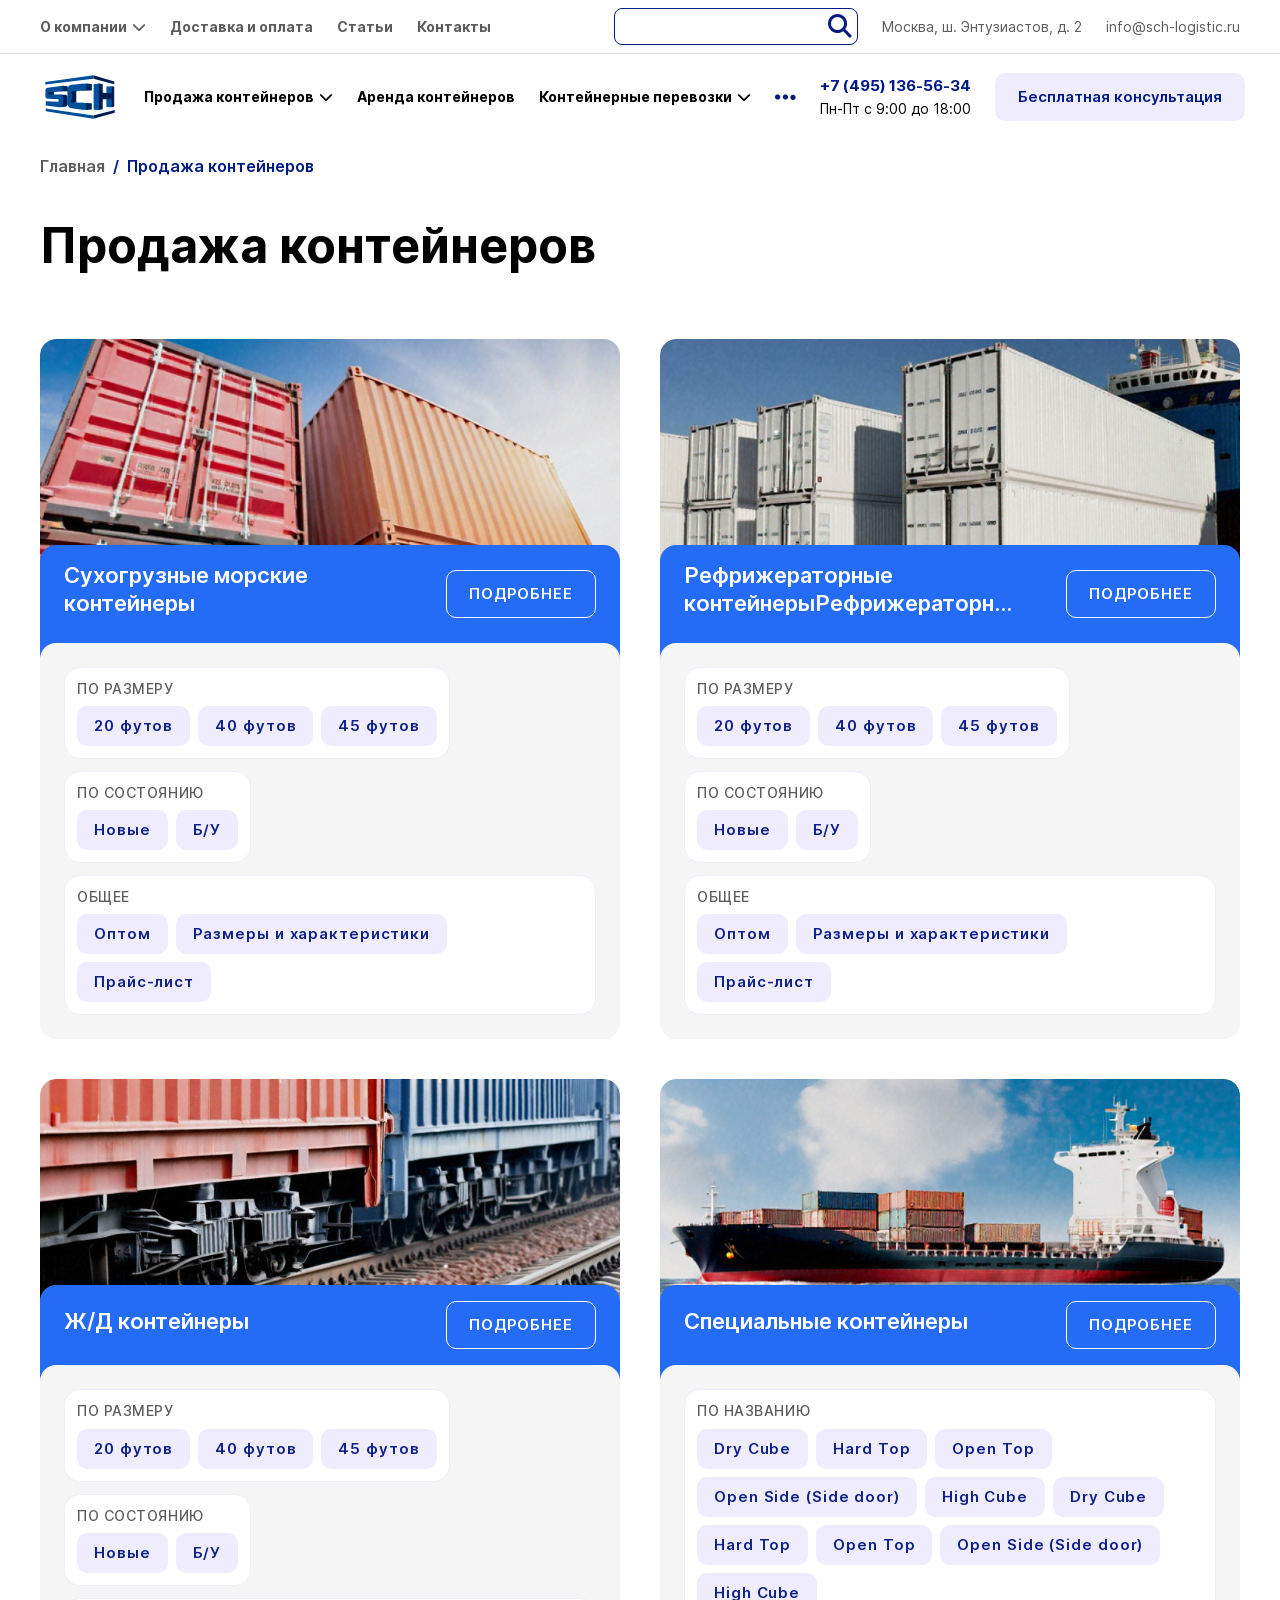
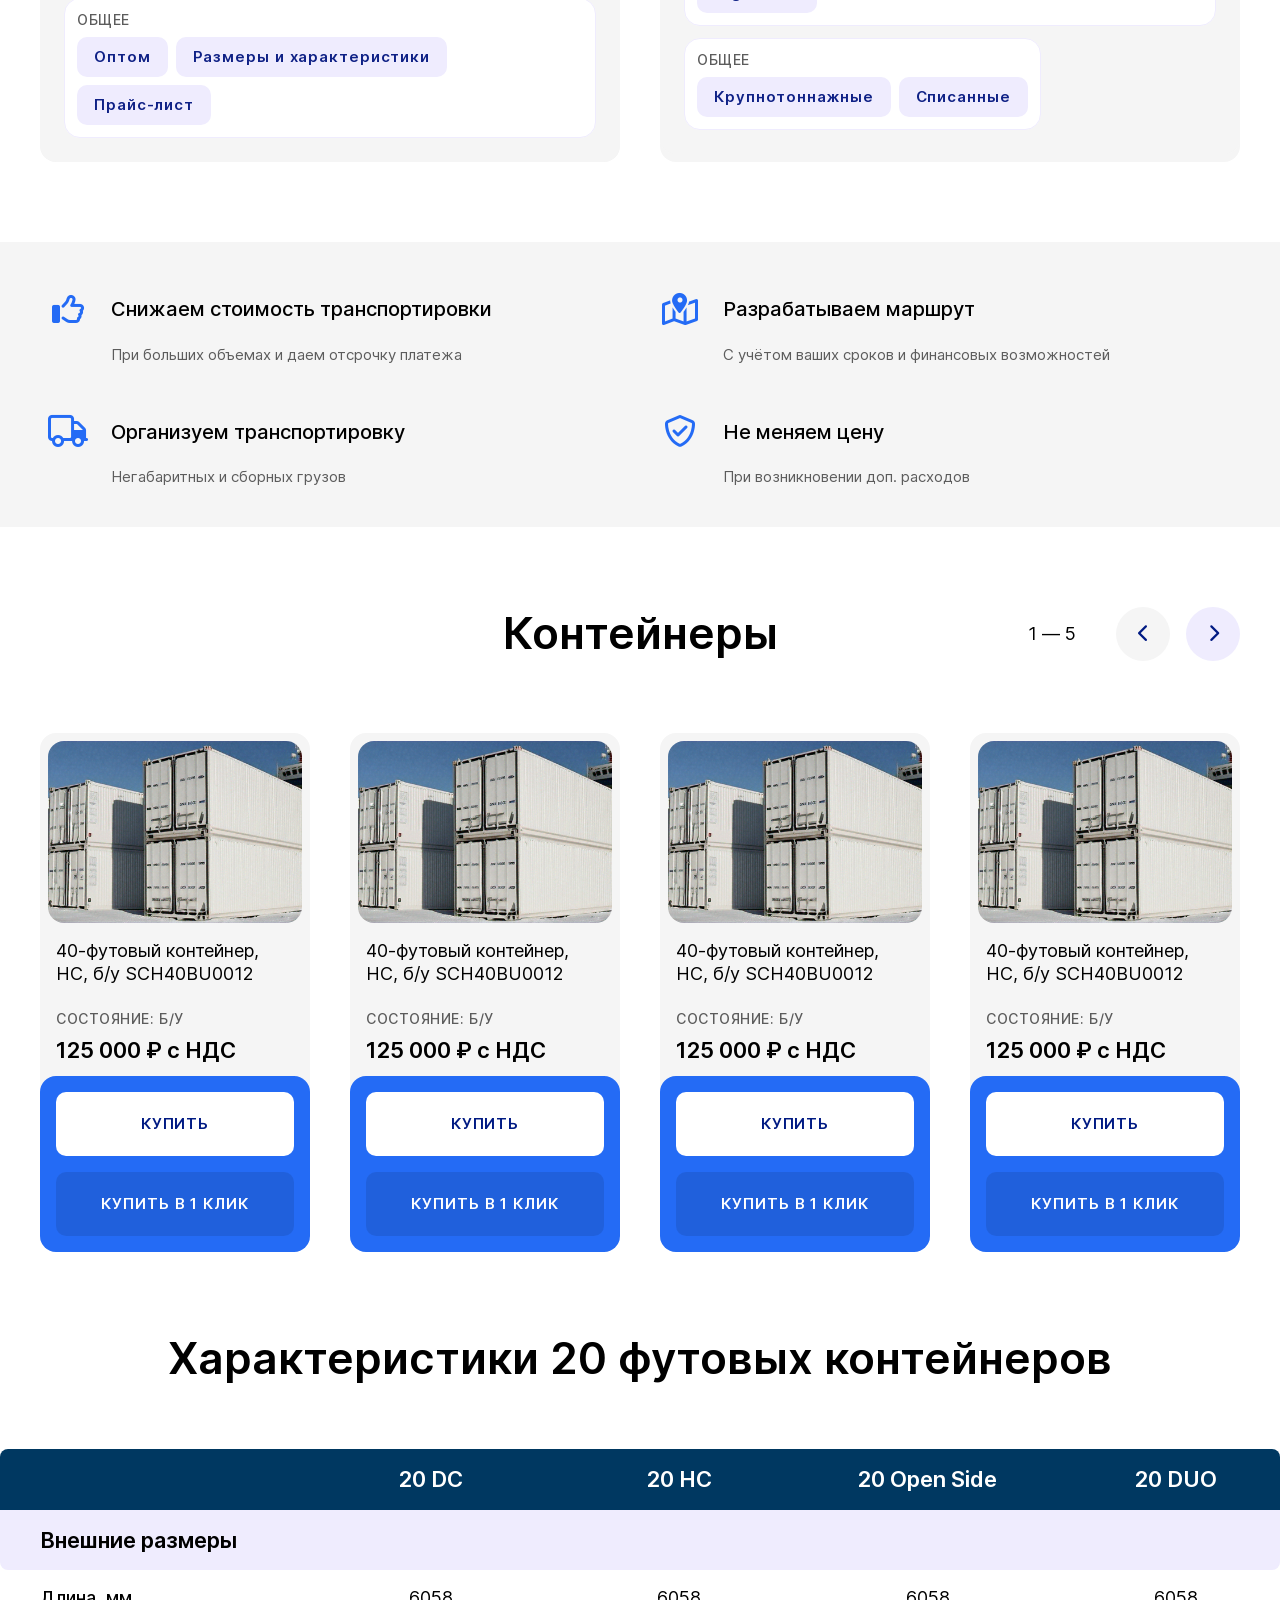
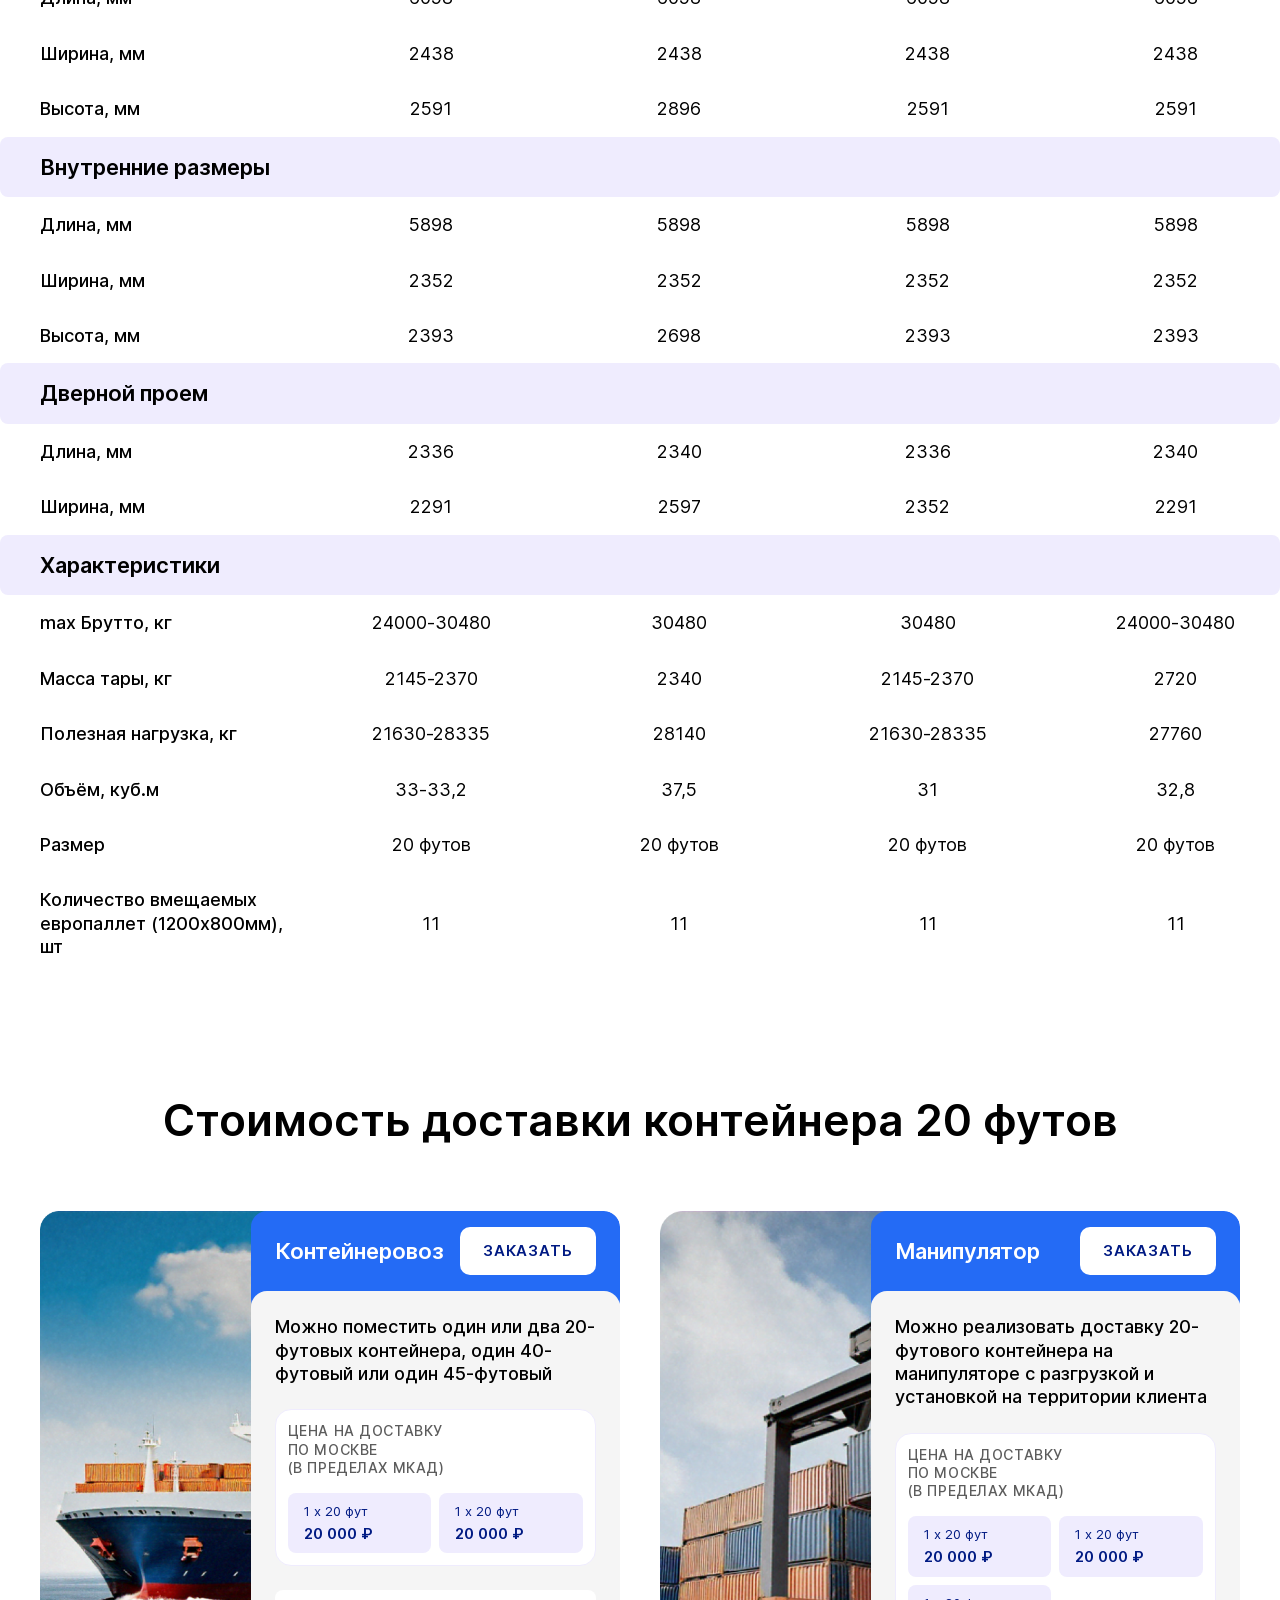
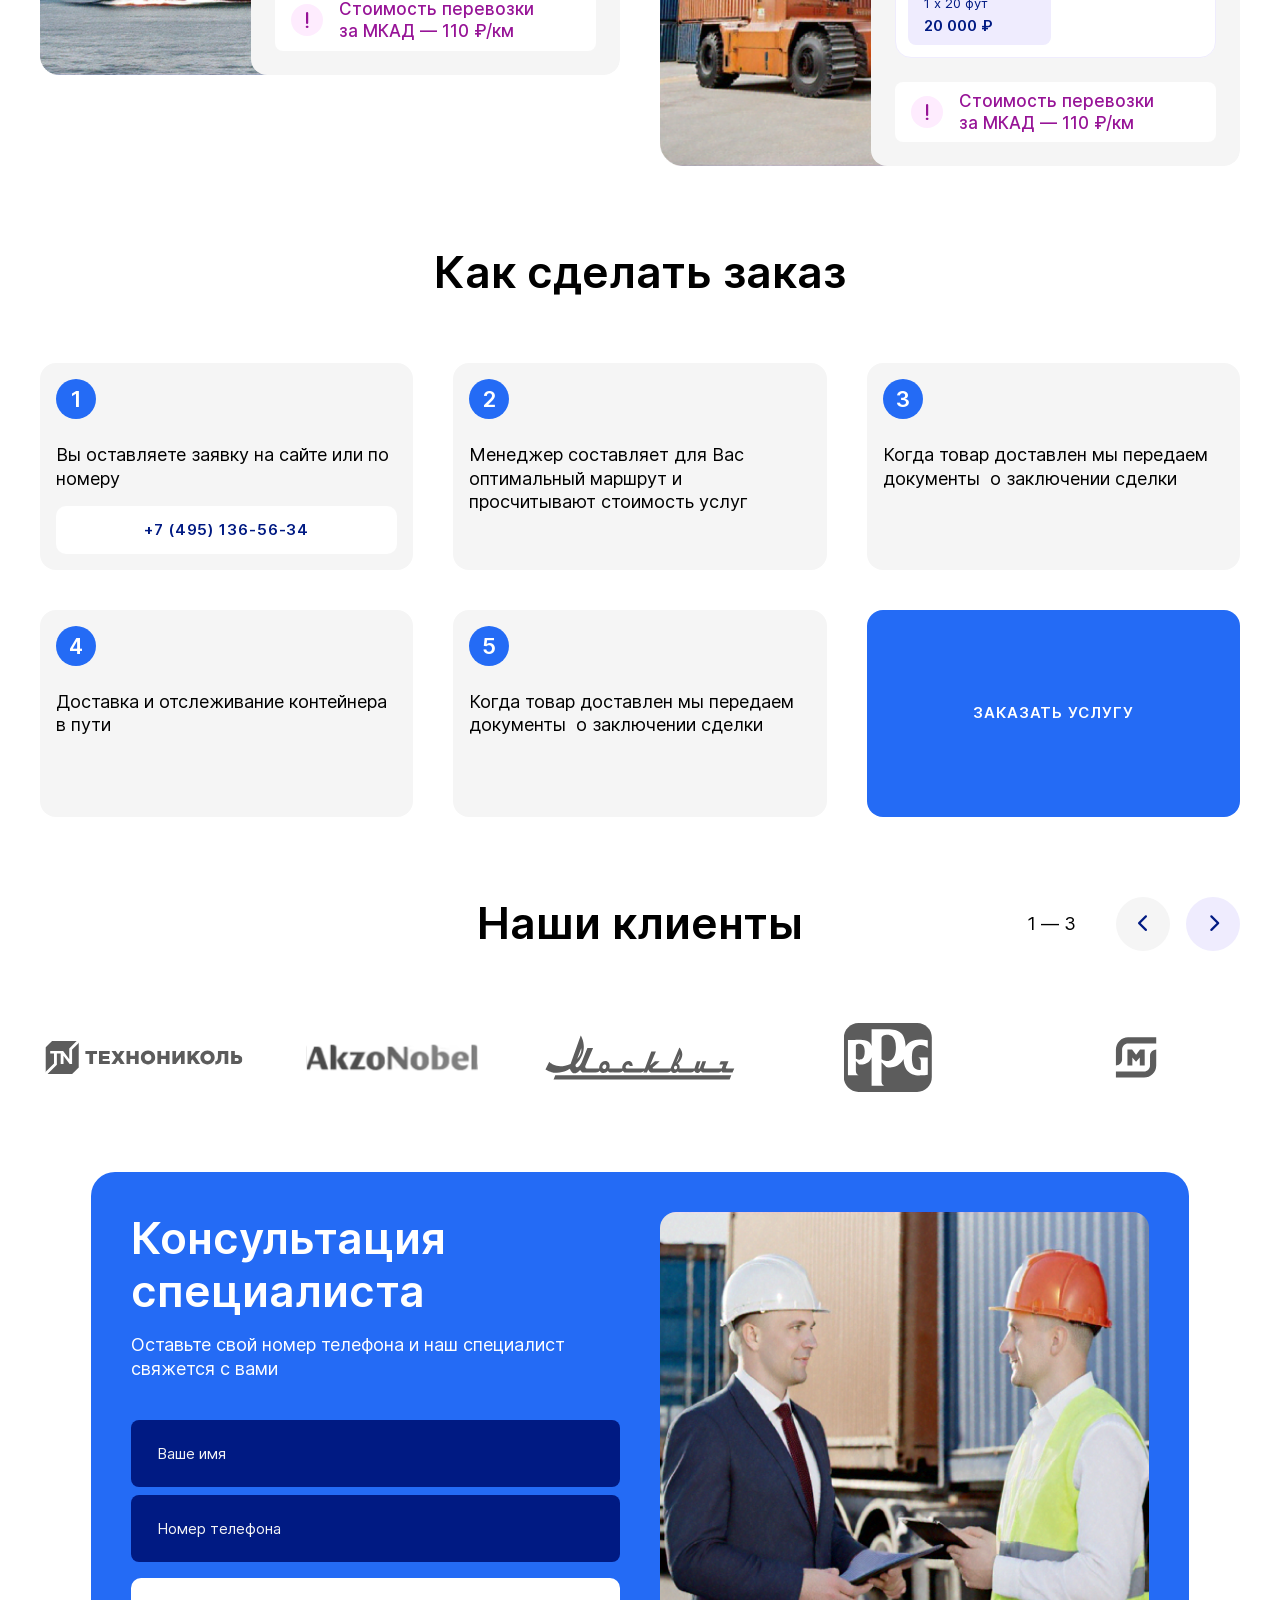
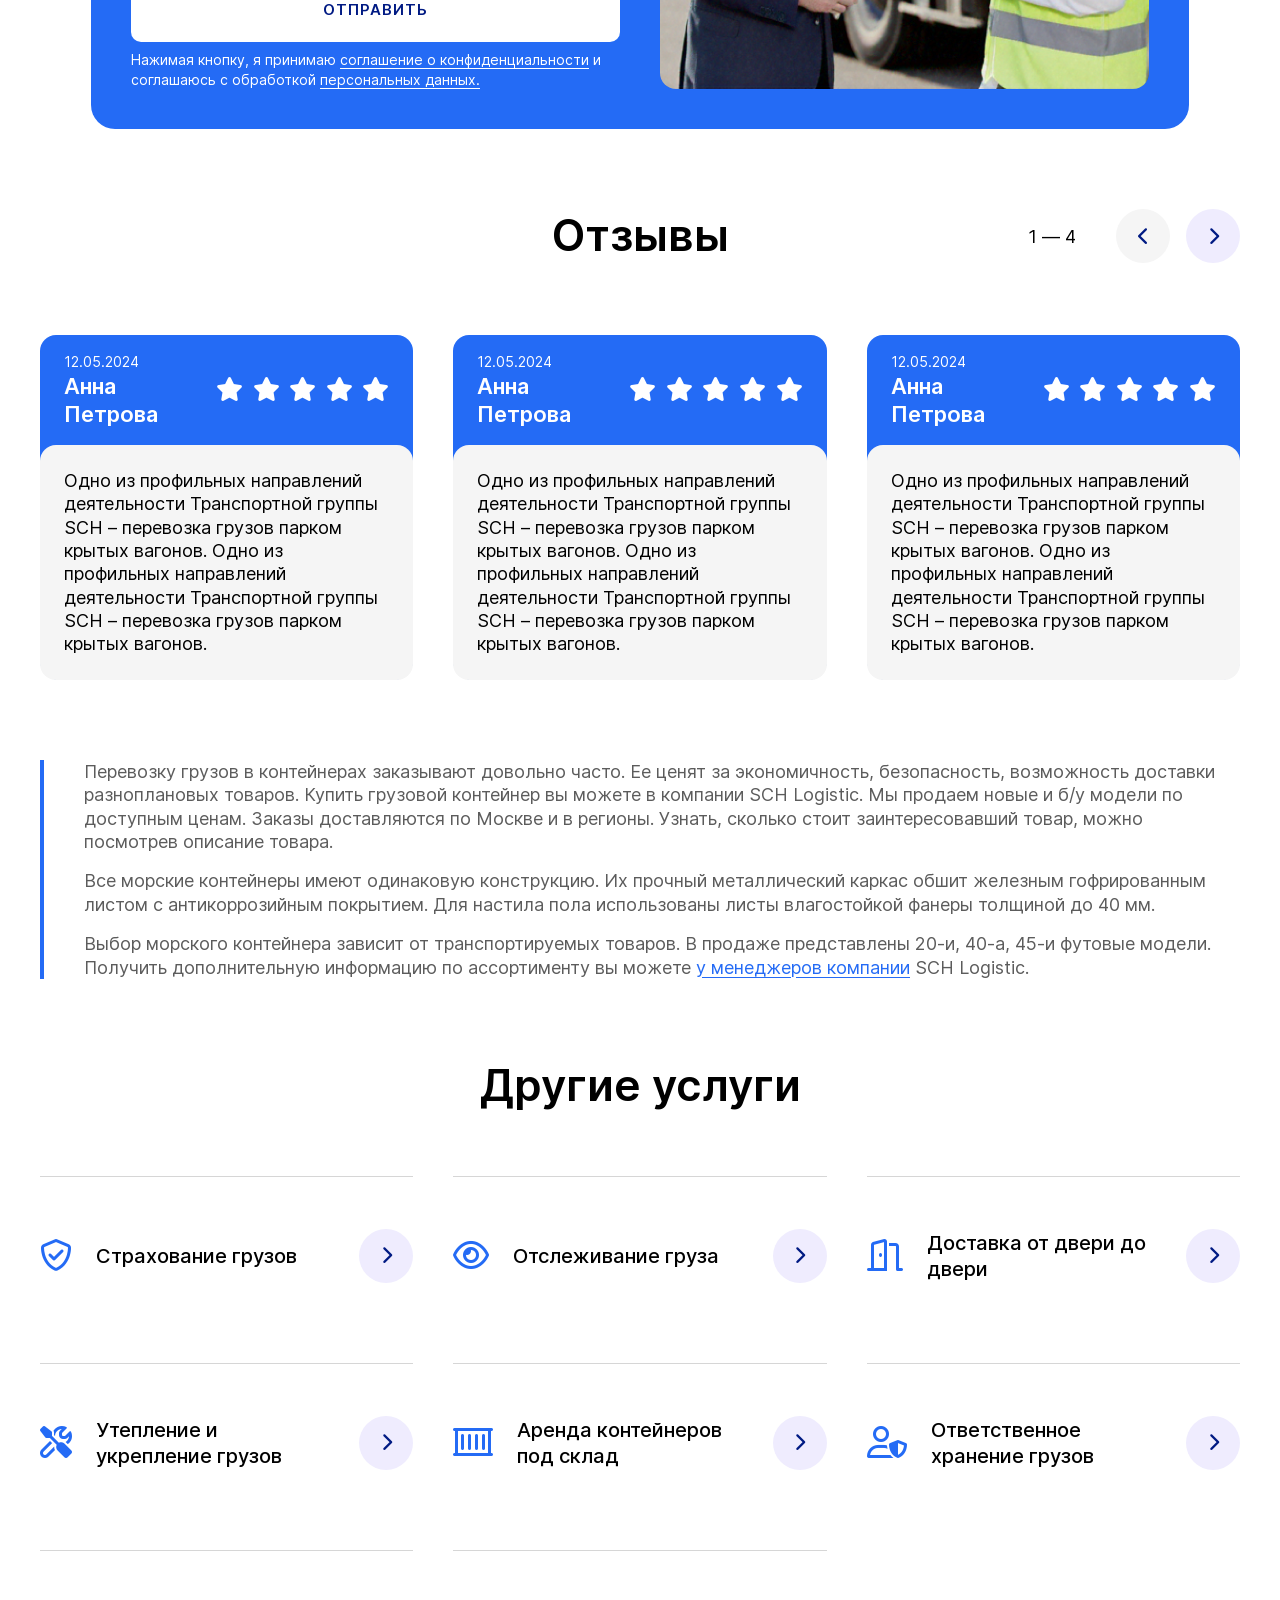
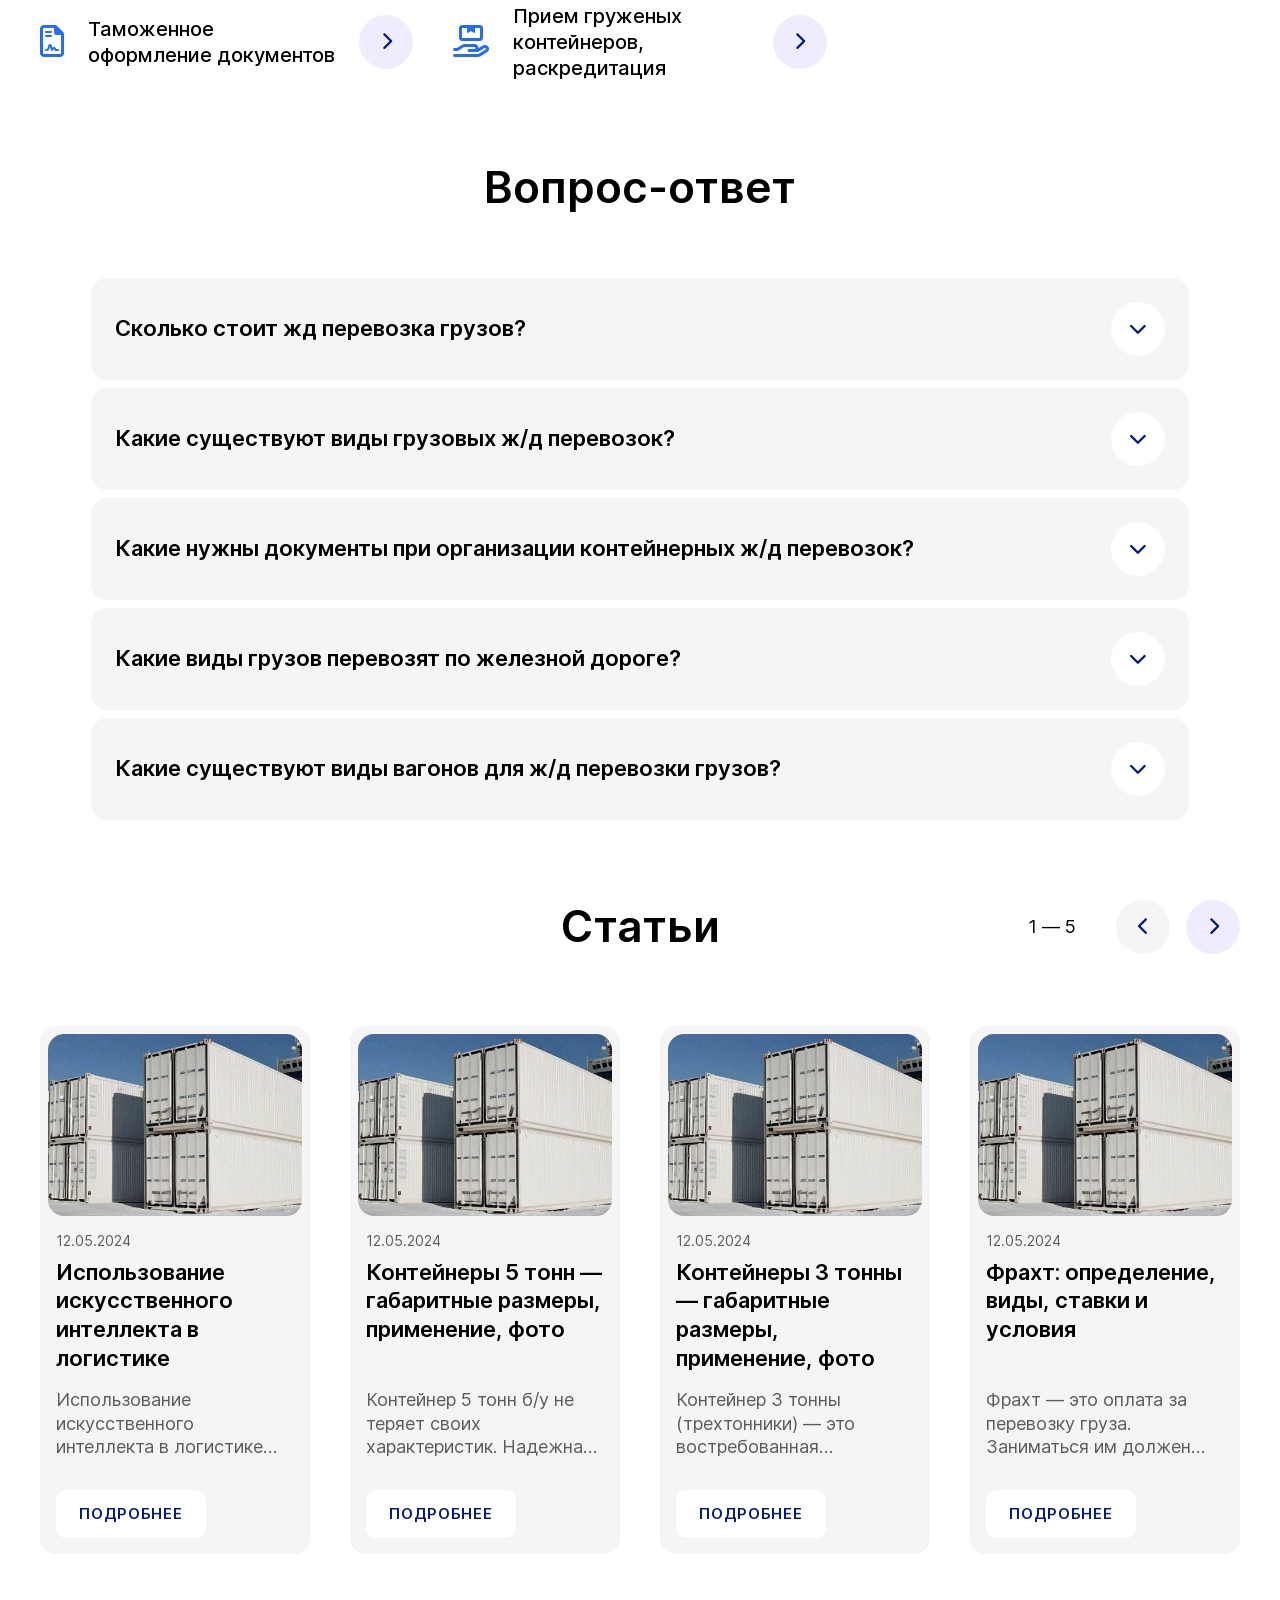
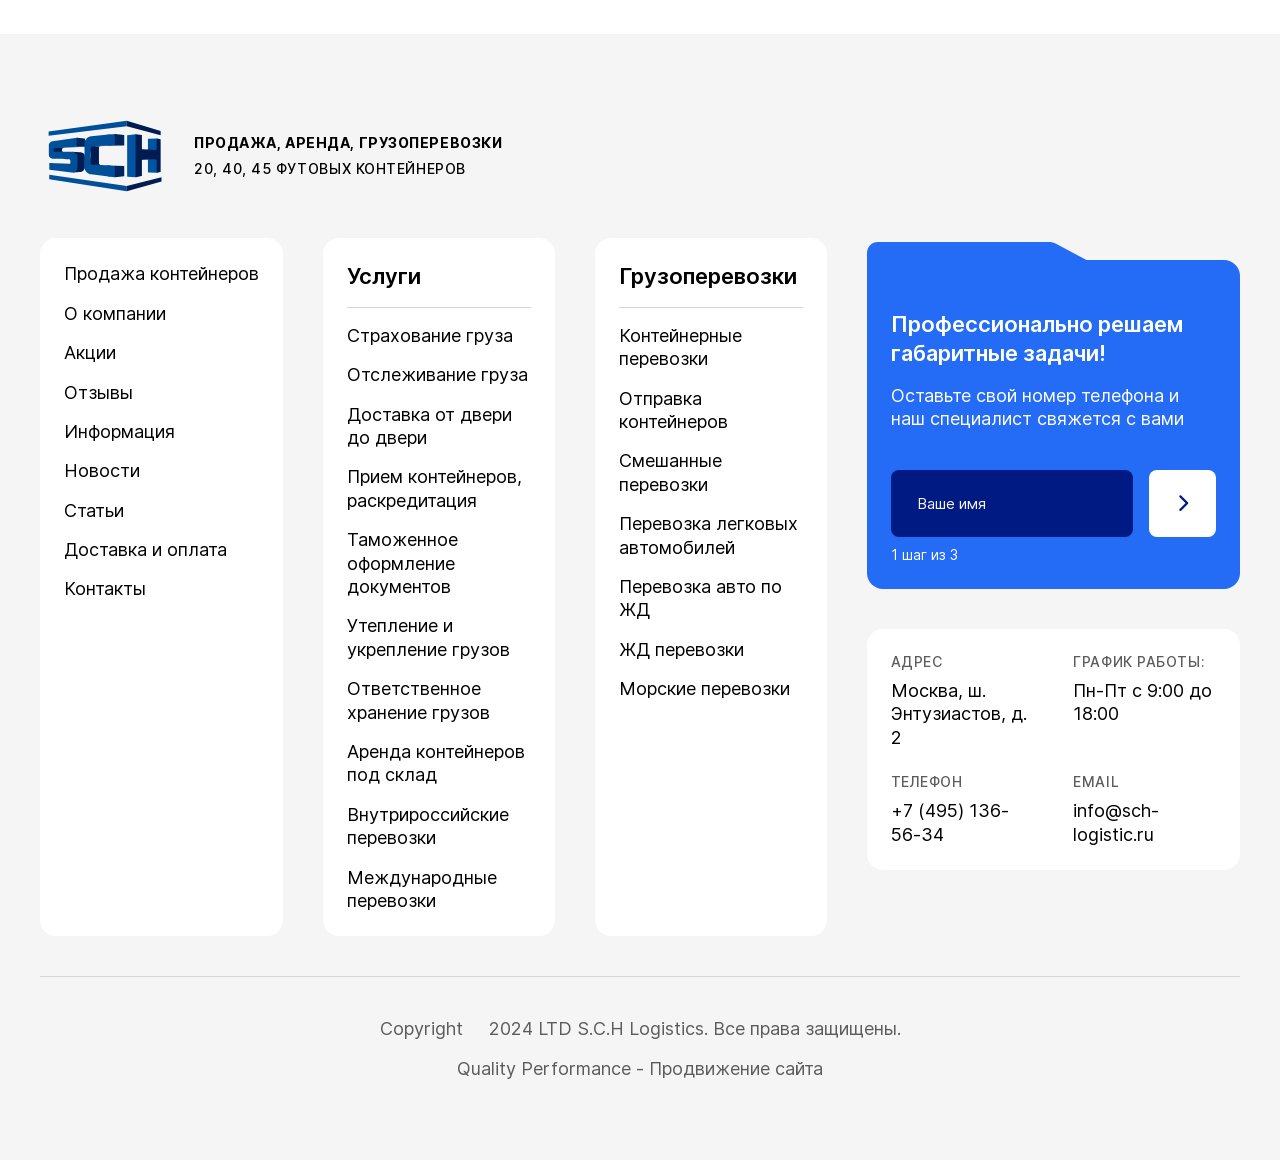
<file: cont-sale.html>
<!DOCTYPE html>
  <html lang="ru">
    <head>
      <meta charset="utf-8"></meta>
      <meta name="viewport" content="width=device-width, initial-scale=1"></meta>
      <link rel="icon" type="image/x-icon" href="demo.svg"></link>
      <link rel="stylesheet" href="./assets/css/styles.css"></link>
      <title>Продажа контейнеров</title>
      <meta name="description" content="Одна из страниц проекта , предлагаем ознакомиться с программой"></meta>
    </head>
    <body>
      <header class="header">
        <div class="header__top">
          <div class="container header__top-container">
            <ul class="header__top-left">
              <li class="header-submenu">
                <div data-id="panel">
                  <a href="javascript:void(0)">О компании</a>
                  <i class="fa-solid fa-chevron-down"></i>
                </div>
                <div class="header-submenu__body header-submenu__body--short" data-id="body">
                  <a href="javascript:void(0)">Акции</a>
                  <a href="javascript:void(0)">Отзывы</a>
                  <a href="javascript:void(0)">Информация</a>
                  <a href="javascript:void(0)">Статьи</a>
                </div>
              </li>
              <li class="header-submenu">
                <div data-id="panel">
                  <a href="javascript:void(0)">Доставка и оплата</a>
                </div>
              </li>
              <li class="header-submenu">
                <div data-id="panel">
                  <a href="javascript:void(0)">Статьи</a>
                </div>
              </li>
              <li class="header-submenu" data-header-contacts>
                <div data-id="panel">
                  <a href="javascript:void(0)">Контакты</a>
                </div>
              </li>
            </ul>
            <div class="header__top-right">
              <form class="header-search">
                <label class="header-search__label">
                  <input type="search" class="header-search__input"></input>
                  <button type="submit">
                    <i class="fa-solid fa-magnifying-glass"></i>
                  </button>
                </label>
              </form>
              <p>Москва, ш. Энтузиастов, д. 2</p>
              <a href="#">info@sch-logistic.ru</a>
            </div>
          </div>
        </div>
        <div class="header__bottom">
          <div class="container header__bottom-container">
            <a href="index.html" class="logo">
              <img src="modules/logo/demo.svg" alt=""></img>
            </a>
            <nav class="header__menu">
              <ul class="header__menu-wrap">
                <li class="header-submenu">
                  <div data-id="panel">
                    <a href="javascript:void(0)">Продажа контейнеров</a>
                    <i class="fa-solid fa-chevron-down"></i>
                  </div>
                  <div class="header-submenu__body" data-id="body">
                    <ul class="submenu-content">
                      <li class="submenu-content__item">
                        <div class="submenu-content__item-panel" data-id="panel">
                          <a href="javascript:void(0)">Сухогрузные морские контейнеры</a>
                          <i class="fa-regular fa-chevron-right"></i>
                        </div>
                        <ul class="submenu-content__body" data-id="body">
                          <li class="submenu-content__item">
                            <div class="submenu-content__item-panel" data-id="panel">
                              <a href="javascript:void(0)">20 футов</a>
                              <i class="fa-regular fa-chevron-right"></i>
                            </div>
                            <ul class="submenu-content__body" data-id="body">
                              <li class="submenu-content__item">
                                <a href="javascript:void(0)">Б/у</a>
                              </li>
                              <li class="submenu-content__item">
                                <a href="javascript:void(0)">Новый</a>
                              </li>
                              <li class="submenu-content__item">
                                <a href="javascript:void(0)">Dry Cube стандартные</a>
                              </li>
                              <li class="submenu-content__item">
                                <a href="javascript:void(0)">High Cube высокие</a>
                              </li>
                              <li class="submenu-content__item">
                                <a href="javascript:void(0)">Open Top открытые</a>
                              </li>
                              <li class="submenu-content__item">
                                <a href="javascript:void(0)">Hard Top</a>
                              </li>
                            </ul>
                          </li>
                          <li class="submenu-content__item">
                            <div class="submenu-content__item-panel" data-id="panel">
                              <a href="javascript:void(0)">30 футов</a>
                              <i class="fa-regular fa-chevron-right"></i>
                            </div>
                            <ul class="submenu-content__body" data-id="body">
                              <li class="submenu-content__item">
                                <a href="javascript:void(0)">Б/у</a>
                              </li>
                              <li class="submenu-content__item">
                                <a href="javascript:void(0)">Новый</a>
                              </li>
                              <li class="submenu-content__item">
                                <a href="javascript:void(0)">Dry Cube стандартные</a>
                              </li>
                              <li class="submenu-content__item">
                                <a href="javascript:void(0)">High Cube высокие</a>
                              </li>
                              <li class="submenu-content__item">
                                <a href="javascript:void(0)">Open Top открытые</a>
                              </li>
                              <li class="submenu-content__item">
                                <a href="javascript:void(0)">Hard Top</a>
                              </li>
                            </ul>
                          </li>
                        </ul>
                      </li>
                      <li class="submenu-content__item">
                        <div class="submenu-content__item-panel" data-id="panel">
                          <a href="javascript:void(0)">Рефрижераторные контейнеры</a>
                          <i class="fa-regular fa-chevron-right"></i>
                        </div>
                        <ul class="submenu-content__body" data-id="body">
                          <li class="submenu-content__item">
                            <div class="submenu-content__item-panel" data-id="panel">
                              <a href="javascript:void(0)">20 футов</a>
                              <i class="fa-regular fa-chevron-right"></i>
                            </div>
                            <ul class="submenu-content__body" data-id="body">
                              <li class="submenu-content__item">
                                <a href="javascript:void(0)">Б/у</a>
                              </li>
                              <li class="submenu-content__item">
                                <a href="javascript:void(0)">Новый</a>
                              </li>
                              <li class="submenu-content__item">
                                <a href="javascript:void(0)">Dry Cube стандартные</a>
                              </li>
                              <li class="submenu-content__item">
                                <a href="javascript:void(0)">High Cube высокие</a>
                              </li>
                              <li class="submenu-content__item">
                                <a href="javascript:void(0)">Open Top открытые</a>
                              </li>
                              <li class="submenu-content__item">
                                <a href="javascript:void(0)">Hard Top</a>
                              </li>
                            </ul>
                          </li>
                          <li class="submenu-content__item">
                            <div class="submenu-content__item-panel" data-id="panel">
                              <a href="javascript:void(0)">30 футов</a>
                              <i class="fa-regular fa-chevron-right"></i>
                            </div>
                            <ul class="submenu-content__body" data-id="body">
                              <li class="submenu-content__item">
                                <a href="javascript:void(0)">Б/у</a>
                              </li>
                              <li class="submenu-content__item">
                                <a href="javascript:void(0)">Новый</a>
                              </li>
                              <li class="submenu-content__item">
                                <a href="javascript:void(0)">Dry Cube стандартные</a>
                              </li>
                              <li class="submenu-content__item">
                                <a href="javascript:void(0)">High Cube высокие</a>
                              </li>
                              <li class="submenu-content__item">
                                <a href="javascript:void(0)">Open Top открытые</a>
                              </li>
                              <li class="submenu-content__item">
                                <a href="javascript:void(0)">Hard Top</a>
                              </li>
                            </ul>
                          </li>
                        </ul>
                      </li>
                      <li class="submenu-content__item">
                        <div class="submenu-content__item-panel" data-id="panel">
                          <a href="javascript:void(0)">Морской контейнер 6 метров</a>
                          <i class="fa-regular fa-chevron-right"></i>
                        </div>
                        <ul class="submenu-content__body" data-id="body">
                          <li class="submenu-content__item">
                            <div class="submenu-content__item-panel" data-id="panel">
                              <a href="javascript:void(0)">20 футов</a>
                              <i class="fa-regular fa-chevron-right"></i>
                            </div>
                            <ul class="submenu-content__body" data-id="body">
                              <li class="submenu-content__item">
                                <a href="javascript:void(0)">Б/у</a>
                              </li>
                              <li class="submenu-content__item">
                                <a href="javascript:void(0)">Новый</a>
                              </li>
                              <li class="submenu-content__item">
                                <a href="javascript:void(0)">Dry Cube стандартные</a>
                              </li>
                              <li class="submenu-content__item">
                                <a href="javascript:void(0)">High Cube высокие</a>
                              </li>
                              <li class="submenu-content__item">
                                <a href="javascript:void(0)">Open Top открытые</a>
                              </li>
                              <li class="submenu-content__item">
                                <a href="javascript:void(0)">Hard Top</a>
                              </li>
                            </ul>
                          </li>
                          <li class="submenu-content__item">
                            <div class="submenu-content__item-panel" data-id="panel">
                              <a href="javascript:void(0)">30 футов</a>
                              <i class="fa-regular fa-chevron-right"></i>
                            </div>
                            <ul class="submenu-content__body" data-id="body">
                              <li class="submenu-content__item">
                                <a href="javascript:void(0)">Б/у</a>
                              </li>
                              <li class="submenu-content__item">
                                <a href="javascript:void(0)">Новый</a>
                              </li>
                              <li class="submenu-content__item">
                                <a href="javascript:void(0)">Dry Cube стандартные</a>
                              </li>
                              <li class="submenu-content__item">
                                <a href="javascript:void(0)">High Cube высокие</a>
                              </li>
                              <li class="submenu-content__item">
                                <a href="javascript:void(0)">Open Top открытые</a>
                              </li>
                              <li class="submenu-content__item">
                                <a href="javascript:void(0)">Hard Top</a>
                              </li>
                            </ul>
                          </li>
                        </ul>
                      </li>
                      <li class="submenu-content__item">
                        <div class="submenu-content__item-panel" data-id="panel">
                          <a href="javascript:void(0)">Морской контейнер 12 метров</a>
                          <i class="fa-regular fa-chevron-right"></i>
                        </div>
                        <ul class="submenu-content__body" data-id="body">
                          <li class="submenu-content__item">
                            <div class="submenu-content__item-panel" data-id="panel">
                              <a href="javascript:void(0)">20 футов</a>
                              <i class="fa-regular fa-chevron-right"></i>
                            </div>
                            <ul class="submenu-content__body" data-id="body">
                              <li class="submenu-content__item">
                                <a href="javascript:void(0)">Б/у</a>
                              </li>
                              <li class="submenu-content__item">
                                <a href="javascript:void(0)">Новый</a>
                              </li>
                              <li class="submenu-content__item">
                                <a href="javascript:void(0)">Dry Cube стандартные</a>
                              </li>
                              <li class="submenu-content__item">
                                <a href="javascript:void(0)">High Cube высокие</a>
                              </li>
                              <li class="submenu-content__item">
                                <a href="javascript:void(0)">Open Top открытые</a>
                              </li>
                              <li class="submenu-content__item">
                                <a href="javascript:void(0)">Hard Top</a>
                              </li>
                            </ul>
                          </li>
                          <li class="submenu-content__item">
                            <div class="submenu-content__item-panel" data-id="panel">
                              <a href="javascript:void(0)">30 футов</a>
                              <i class="fa-regular fa-chevron-right"></i>
                            </div>
                            <ul class="submenu-content__body" data-id="body">
                              <li class="submenu-content__item">
                                <a href="javascript:void(0)">Б/у</a>
                              </li>
                              <li class="submenu-content__item">
                                <a href="javascript:void(0)">Новый</a>
                              </li>
                              <li class="submenu-content__item">
                                <a href="javascript:void(0)">Dry Cube стандартные</a>
                              </li>
                              <li class="submenu-content__item">
                                <a href="javascript:void(0)">High Cube высокие</a>
                              </li>
                              <li class="submenu-content__item">
                                <a href="javascript:void(0)">Open Top открытые</a>
                              </li>
                              <li class="submenu-content__item">
                                <a href="javascript:void(0)">Hard Top</a>
                              </li>
                            </ul>
                          </li>
                        </ul>
                      </li>
                      <li class="submenu-content__item">
                        <div class="submenu-content__item-panel" data-id="panel">
                          <a href="javascript:void(0)">Списанные контейнеры</a>
                          <i class="fa-regular fa-chevron-right"></i>
                        </div>
                        <ul class="submenu-content__body" data-id="body">
                          <li class="submenu-content__item">
                            <div class="submenu-content__item-panel" data-id="panel">
                              <a href="javascript:void(0)">20 футов</a>
                              <i class="fa-regular fa-chevron-right"></i>
                            </div>
                            <ul class="submenu-content__body" data-id="body">
                              <li class="submenu-content__item">
                                <a href="javascript:void(0)">Б/у</a>
                              </li>
                              <li class="submenu-content__item">
                                <a href="javascript:void(0)">Новый</a>
                              </li>
                              <li class="submenu-content__item">
                                <a href="javascript:void(0)">Dry Cube стандартные</a>
                              </li>
                              <li class="submenu-content__item">
                                <a href="javascript:void(0)">High Cube высокие</a>
                              </li>
                              <li class="submenu-content__item">
                                <a href="javascript:void(0)">Open Top открытые</a>
                              </li>
                              <li class="submenu-content__item">
                                <a href="javascript:void(0)">Hard Top</a>
                              </li>
                            </ul>
                          </li>
                          <li class="submenu-content__item">
                            <div class="submenu-content__item-panel" data-id="panel">
                              <a href="javascript:void(0)">30 футов</a>
                              <i class="fa-regular fa-chevron-right"></i>
                            </div>
                            <ul class="submenu-content__body" data-id="body">
                              <li class="submenu-content__item">
                                <a href="javascript:void(0)">Б/у</a>
                              </li>
                              <li class="submenu-content__item">
                                <a href="javascript:void(0)">Новый</a>
                              </li>
                              <li class="submenu-content__item">
                                <a href="javascript:void(0)">Dry Cube стандартные</a>
                              </li>
                              <li class="submenu-content__item">
                                <a href="javascript:void(0)">High Cube высокие</a>
                              </li>
                              <li class="submenu-content__item">
                                <a href="javascript:void(0)">Open Top открытые</a>
                              </li>
                              <li class="submenu-content__item">
                                <a href="javascript:void(0)">Hard Top</a>
                              </li>
                            </ul>
                          </li>
                        </ul>
                      </li>
                      <li class="submenu-content__item">
                        <div class="submenu-content__item-panel" data-id="panel">
                          <a href="javascript:void(0)">Морские контейнеры оптом</a>
                          <i class="fa-regular fa-chevron-right"></i>
                        </div>
                        <ul class="submenu-content__body" data-id="body">
                          <li class="submenu-content__item">
                            <div class="submenu-content__item-panel" data-id="panel">
                              <a href="javascript:void(0)">20 футов</a>
                              <i class="fa-regular fa-chevron-right"></i>
                            </div>
                            <ul class="submenu-content__body" data-id="body">
                              <li class="submenu-content__item">
                                <a href="javascript:void(0)">Б/у</a>
                              </li>
                              <li class="submenu-content__item">
                                <a href="javascript:void(0)">Новый</a>
                              </li>
                              <li class="submenu-content__item">
                                <a href="javascript:void(0)">Dry Cube стандартные</a>
                              </li>
                              <li class="submenu-content__item">
                                <a href="javascript:void(0)">High Cube высокие</a>
                              </li>
                              <li class="submenu-content__item">
                                <a href="javascript:void(0)">Open Top открытые</a>
                              </li>
                              <li class="submenu-content__item">
                                <a href="javascript:void(0)">Hard Top</a>
                              </li>
                            </ul>
                          </li>
                          <li class="submenu-content__item">
                            <div class="submenu-content__item-panel" data-id="panel">
                              <a href="javascript:void(0)">30 футов</a>
                              <i class="fa-regular fa-chevron-right"></i>
                            </div>
                            <ul class="submenu-content__body" data-id="body">
                              <li class="submenu-content__item">
                                <a href="javascript:void(0)">Б/у</a>
                              </li>
                              <li class="submenu-content__item">
                                <a href="javascript:void(0)">Новый</a>
                              </li>
                              <li class="submenu-content__item">
                                <a href="javascript:void(0)">Dry Cube стандартные</a>
                              </li>
                              <li class="submenu-content__item">
                                <a href="javascript:void(0)">High Cube высокие</a>
                              </li>
                              <li class="submenu-content__item">
                                <a href="javascript:void(0)">Open Top открытые</a>
                              </li>
                              <li class="submenu-content__item">
                                <a href="javascript:void(0)">Hard Top</a>
                              </li>
                            </ul>
                          </li>
                        </ul>
                      </li>
                      <li class="submenu-content__item">
                        <div class="submenu-content__item-panel" data-id="panel">
                          <a href="javascript:void(0)">Контейнеры Dry Cube</a>
                          <i class="fa-regular fa-chevron-right"></i>
                        </div>
                        <ul class="submenu-content__body" data-id="body">
                          <li class="submenu-content__item">
                            <div class="submenu-content__item-panel" data-id="panel">
                              <a href="javascript:void(0)">20 футов</a>
                              <i class="fa-regular fa-chevron-right"></i>
                            </div>
                            <ul class="submenu-content__body" data-id="body">
                              <li class="submenu-content__item">
                                <a href="javascript:void(0)">Б/у</a>
                              </li>
                              <li class="submenu-content__item">
                                <a href="javascript:void(0)">Новый</a>
                              </li>
                              <li class="submenu-content__item">
                                <a href="javascript:void(0)">Dry Cube стандартные</a>
                              </li>
                              <li class="submenu-content__item">
                                <a href="javascript:void(0)">High Cube высокие</a>
                              </li>
                              <li class="submenu-content__item">
                                <a href="javascript:void(0)">Open Top открытые</a>
                              </li>
                              <li class="submenu-content__item">
                                <a href="javascript:void(0)">Hard Top</a>
                              </li>
                            </ul>
                          </li>
                          <li class="submenu-content__item">
                            <div class="submenu-content__item-panel" data-id="panel">
                              <a href="javascript:void(0)">30 футов</a>
                              <i class="fa-regular fa-chevron-right"></i>
                            </div>
                            <ul class="submenu-content__body" data-id="body">
                              <li class="submenu-content__item">
                                <a href="javascript:void(0)">Б/у</a>
                              </li>
                              <li class="submenu-content__item">
                                <a href="javascript:void(0)">Новый</a>
                              </li>
                              <li class="submenu-content__item">
                                <a href="javascript:void(0)">Dry Cube стандартные</a>
                              </li>
                              <li class="submenu-content__item">
                                <a href="javascript:void(0)">High Cube высокие</a>
                              </li>
                              <li class="submenu-content__item">
                                <a href="javascript:void(0)">Open Top открытые</a>
                              </li>
                              <li class="submenu-content__item">
                                <a href="javascript:void(0)">Hard Top</a>
                              </li>
                            </ul>
                          </li>
                        </ul>
                      </li>
                      <li class="submenu-content__item">
                        <div class="submenu-content__item-panel" data-id="panel">
                          <a href="javascript:void(0)">Сухогрузные морские контейнеры</a>
                          <i class="fa-regular fa-chevron-right"></i>
                        </div>
                        <ul class="submenu-content__body" data-id="body">
                          <li class="submenu-content__item">
                            <div class="submenu-content__item-panel" data-id="panel">
                              <a href="javascript:void(0)">20 футов</a>
                              <i class="fa-regular fa-chevron-right"></i>
                            </div>
                            <ul class="submenu-content__body" data-id="body">
                              <li class="submenu-content__item">
                                <a href="javascript:void(0)">Б/у</a>
                              </li>
                              <li class="submenu-content__item">
                                <a href="javascript:void(0)">Новый</a>
                              </li>
                              <li class="submenu-content__item">
                                <a href="javascript:void(0)">Dry Cube стандартные</a>
                              </li>
                              <li class="submenu-content__item">
                                <a href="javascript:void(0)">High Cube высокие</a>
                              </li>
                              <li class="submenu-content__item">
                                <a href="javascript:void(0)">Open Top открытые</a>
                              </li>
                              <li class="submenu-content__item">
                                <a href="javascript:void(0)">Hard Top</a>
                              </li>
                            </ul>
                          </li>
                          <li class="submenu-content__item">
                            <div class="submenu-content__item-panel" data-id="panel">
                              <a href="javascript:void(0)">30 футов</a>
                              <i class="fa-regular fa-chevron-right"></i>
                            </div>
                            <ul class="submenu-content__body" data-id="body">
                              <li class="submenu-content__item">
                                <a href="javascript:void(0)">Б/у</a>
                              </li>
                              <li class="submenu-content__item">
                                <a href="javascript:void(0)">Новый</a>
                              </li>
                              <li class="submenu-content__item">
                                <a href="javascript:void(0)">Dry Cube стандартные</a>
                              </li>
                              <li class="submenu-content__item">
                                <a href="javascript:void(0)">High Cube высокие</a>
                              </li>
                              <li class="submenu-content__item">
                                <a href="javascript:void(0)">Open Top открытые</a>
                              </li>
                              <li class="submenu-content__item">
                                <a href="javascript:void(0)">Hard Top</a>
                              </li>
                            </ul>
                          </li>
                        </ul>
                      </li>
                      <li class="submenu-content__item">
                        <div class="submenu-content__item-panel" data-id="panel">
                          <a href="javascript:void(0)">Рефрижераторные контейнеры</a>
                          <i class="fa-regular fa-chevron-right"></i>
                        </div>
                        <ul class="submenu-content__body" data-id="body">
                          <li class="submenu-content__item">
                            <div class="submenu-content__item-panel" data-id="panel">
                              <a href="javascript:void(0)">20 футов</a>
                              <i class="fa-regular fa-chevron-right"></i>
                            </div>
                            <ul class="submenu-content__body" data-id="body">
                              <li class="submenu-content__item">
                                <a href="javascript:void(0)">Б/у</a>
                              </li>
                              <li class="submenu-content__item">
                                <a href="javascript:void(0)">Новый</a>
                              </li>
                              <li class="submenu-content__item">
                                <a href="javascript:void(0)">Dry Cube стандартные</a>
                              </li>
                              <li class="submenu-content__item">
                                <a href="javascript:void(0)">High Cube высокие</a>
                              </li>
                              <li class="submenu-content__item">
                                <a href="javascript:void(0)">Open Top открытые</a>
                              </li>
                              <li class="submenu-content__item">
                                <a href="javascript:void(0)">Hard Top</a>
                              </li>
                            </ul>
                          </li>
                          <li class="submenu-content__item">
                            <div class="submenu-content__item-panel" data-id="panel">
                              <a href="javascript:void(0)">30 футов</a>
                              <i class="fa-regular fa-chevron-right"></i>
                            </div>
                            <ul class="submenu-content__body" data-id="body">
                              <li class="submenu-content__item">
                                <a href="javascript:void(0)">Б/у</a>
                              </li>
                              <li class="submenu-content__item">
                                <a href="javascript:void(0)">Новый</a>
                              </li>
                              <li class="submenu-content__item">
                                <a href="javascript:void(0)">Dry Cube стандартные</a>
                              </li>
                              <li class="submenu-content__item">
                                <a href="javascript:void(0)">High Cube высокие</a>
                              </li>
                              <li class="submenu-content__item">
                                <a href="javascript:void(0)">Open Top открытые</a>
                              </li>
                              <li class="submenu-content__item">
                                <a href="javascript:void(0)">Hard Top</a>
                              </li>
                            </ul>
                          </li>
                        </ul>
                      </li>
                      <li class="submenu-content__item">
                        <div class="submenu-content__item-panel" data-id="panel">
                          <a href="javascript:void(0)">Морской контейнер 6 метров</a>
                          <i class="fa-regular fa-chevron-right"></i>
                        </div>
                        <ul class="submenu-content__body" data-id="body">
                          <li class="submenu-content__item">
                            <div class="submenu-content__item-panel" data-id="panel">
                              <a href="javascript:void(0)">20 футов</a>
                              <i class="fa-regular fa-chevron-right"></i>
                            </div>
                            <ul class="submenu-content__body" data-id="body">
                              <li class="submenu-content__item">
                                <a href="javascript:void(0)">Б/у</a>
                              </li>
                              <li class="submenu-content__item">
                                <a href="javascript:void(0)">Новый</a>
                              </li>
                              <li class="submenu-content__item">
                                <a href="javascript:void(0)">Dry Cube стандартные</a>
                              </li>
                              <li class="submenu-content__item">
                                <a href="javascript:void(0)">High Cube высокие</a>
                              </li>
                              <li class="submenu-content__item">
                                <a href="javascript:void(0)">Open Top открытые</a>
                              </li>
                              <li class="submenu-content__item">
                                <a href="javascript:void(0)">Hard Top</a>
                              </li>
                            </ul>
                          </li>
                          <li class="submenu-content__item">
                            <div class="submenu-content__item-panel" data-id="panel">
                              <a href="javascript:void(0)">30 футов</a>
                              <i class="fa-regular fa-chevron-right"></i>
                            </div>
                            <ul class="submenu-content__body" data-id="body">
                              <li class="submenu-content__item">
                                <a href="javascript:void(0)">Б/у</a>
                              </li>
                              <li class="submenu-content__item">
                                <a href="javascript:void(0)">Новый</a>
                              </li>
                              <li class="submenu-content__item">
                                <a href="javascript:void(0)">Dry Cube стандартные</a>
                              </li>
                              <li class="submenu-content__item">
                                <a href="javascript:void(0)">High Cube высокие</a>
                              </li>
                              <li class="submenu-content__item">
                                <a href="javascript:void(0)">Open Top открытые</a>
                              </li>
                              <li class="submenu-content__item">
                                <a href="javascript:void(0)">Hard Top</a>
                              </li>
                            </ul>
                          </li>
                        </ul>
                      </li>
                      <li class="submenu-content__item">
                        <div class="submenu-content__item-panel" data-id="panel">
                          <a href="javascript:void(0)">Морской контейнер 12 метров</a>
                          <i class="fa-regular fa-chevron-right"></i>
                        </div>
                        <ul class="submenu-content__body" data-id="body">
                          <li class="submenu-content__item">
                            <div class="submenu-content__item-panel" data-id="panel">
                              <a href="javascript:void(0)">20 футов</a>
                              <i class="fa-regular fa-chevron-right"></i>
                            </div>
                            <ul class="submenu-content__body" data-id="body">
                              <li class="submenu-content__item">
                                <a href="javascript:void(0)">Б/у</a>
                              </li>
                              <li class="submenu-content__item">
                                <a href="javascript:void(0)">Новый</a>
                              </li>
                              <li class="submenu-content__item">
                                <a href="javascript:void(0)">Dry Cube стандартные</a>
                              </li>
                              <li class="submenu-content__item">
                                <a href="javascript:void(0)">High Cube высокие</a>
                              </li>
                              <li class="submenu-content__item">
                                <a href="javascript:void(0)">Open Top открытые</a>
                              </li>
                              <li class="submenu-content__item">
                                <a href="javascript:void(0)">Hard Top</a>
                              </li>
                            </ul>
                          </li>
                          <li class="submenu-content__item">
                            <div class="submenu-content__item-panel" data-id="panel">
                              <a href="javascript:void(0)">30 футов</a>
                              <i class="fa-regular fa-chevron-right"></i>
                            </div>
                            <ul class="submenu-content__body" data-id="body">
                              <li class="submenu-content__item">
                                <a href="javascript:void(0)">Б/у</a>
                              </li>
                              <li class="submenu-content__item">
                                <a href="javascript:void(0)">Новый</a>
                              </li>
                              <li class="submenu-content__item">
                                <a href="javascript:void(0)">Dry Cube стандартные</a>
                              </li>
                              <li class="submenu-content__item">
                                <a href="javascript:void(0)">High Cube высокие</a>
                              </li>
                              <li class="submenu-content__item">
                                <a href="javascript:void(0)">Open Top открытые</a>
                              </li>
                              <li class="submenu-content__item">
                                <a href="javascript:void(0)">Hard Top</a>
                              </li>
                            </ul>
                          </li>
                        </ul>
                      </li>
                      <li class="submenu-content__item">
                        <div class="submenu-content__item-panel" data-id="panel">
                          <a href="javascript:void(0)">Списанные контейнеры</a>
                          <i class="fa-regular fa-chevron-right"></i>
                        </div>
                        <ul class="submenu-content__body" data-id="body">
                          <li class="submenu-content__item">
                            <div class="submenu-content__item-panel" data-id="panel">
                              <a href="javascript:void(0)">20 футов</a>
                              <i class="fa-regular fa-chevron-right"></i>
                            </div>
                            <ul class="submenu-content__body" data-id="body">
                              <li class="submenu-content__item">
                                <a href="javascript:void(0)">Б/у</a>
                              </li>
                              <li class="submenu-content__item">
                                <a href="javascript:void(0)">Новый</a>
                              </li>
                              <li class="submenu-content__item">
                                <a href="javascript:void(0)">Dry Cube стандартные</a>
                              </li>
                              <li class="submenu-content__item">
                                <a href="javascript:void(0)">High Cube высокие</a>
                              </li>
                              <li class="submenu-content__item">
                                <a href="javascript:void(0)">Open Top открытые</a>
                              </li>
                              <li class="submenu-content__item">
                                <a href="javascript:void(0)">Hard Top</a>
                              </li>
                            </ul>
                          </li>
                          <li class="submenu-content__item">
                            <div class="submenu-content__item-panel" data-id="panel">
                              <a href="javascript:void(0)">30 футов</a>
                              <i class="fa-regular fa-chevron-right"></i>
                            </div>
                            <ul class="submenu-content__body" data-id="body">
                              <li class="submenu-content__item">
                                <a href="javascript:void(0)">Б/у</a>
                              </li>
                              <li class="submenu-content__item">
                                <a href="javascript:void(0)">Новый</a>
                              </li>
                              <li class="submenu-content__item">
                                <a href="javascript:void(0)">Dry Cube стандартные</a>
                              </li>
                              <li class="submenu-content__item">
                                <a href="javascript:void(0)">High Cube высокие</a>
                              </li>
                              <li class="submenu-content__item">
                                <a href="javascript:void(0)">Open Top открытые</a>
                              </li>
                              <li class="submenu-content__item">
                                <a href="javascript:void(0)">Hard Top</a>
                              </li>
                            </ul>
                          </li>
                        </ul>
                      </li>
                      <li class="submenu-content__item">
                        <div class="submenu-content__item-panel" data-id="panel">
                          <a href="javascript:void(0)">Морские контейнеры оптом</a>
                          <i class="fa-regular fa-chevron-right"></i>
                        </div>
                        <ul class="submenu-content__body" data-id="body">
                          <li class="submenu-content__item">
                            <div class="submenu-content__item-panel" data-id="panel">
                              <a href="javascript:void(0)">20 футов</a>
                              <i class="fa-regular fa-chevron-right"></i>
                            </div>
                            <ul class="submenu-content__body" data-id="body">
                              <li class="submenu-content__item">
                                <a href="javascript:void(0)">Б/у</a>
                              </li>
                              <li class="submenu-content__item">
                                <a href="javascript:void(0)">Новый</a>
                              </li>
                              <li class="submenu-content__item">
                                <a href="javascript:void(0)">Dry Cube стандартные</a>
                              </li>
                              <li class="submenu-content__item">
                                <a href="javascript:void(0)">High Cube высокие</a>
                              </li>
                              <li class="submenu-content__item">
                                <a href="javascript:void(0)">Open Top открытые</a>
                              </li>
                              <li class="submenu-content__item">
                                <a href="javascript:void(0)">Hard Top</a>
                              </li>
                            </ul>
                          </li>
                          <li class="submenu-content__item">
                            <div class="submenu-content__item-panel" data-id="panel">
                              <a href="javascript:void(0)">30 футов</a>
                              <i class="fa-regular fa-chevron-right"></i>
                            </div>
                            <ul class="submenu-content__body" data-id="body">
                              <li class="submenu-content__item">
                                <a href="javascript:void(0)">Б/у</a>
                              </li>
                              <li class="submenu-content__item">
                                <a href="javascript:void(0)">Новый</a>
                              </li>
                              <li class="submenu-content__item">
                                <a href="javascript:void(0)">Dry Cube стандартные</a>
                              </li>
                              <li class="submenu-content__item">
                                <a href="javascript:void(0)">High Cube высокие</a>
                              </li>
                              <li class="submenu-content__item">
                                <a href="javascript:void(0)">Open Top открытые</a>
                              </li>
                              <li class="submenu-content__item">
                                <a href="javascript:void(0)">Hard Top</a>
                              </li>
                            </ul>
                          </li>
                        </ul>
                      </li>
                      <li class="submenu-content__item">
                        <div class="submenu-content__item-panel" data-id="panel">
                          <a href="javascript:void(0)">Контейнеры Dry Cube</a>
                          <i class="fa-regular fa-chevron-right"></i>
                        </div>
                        <ul class="submenu-content__body" data-id="body">
                          <li class="submenu-content__item">
                            <div class="submenu-content__item-panel" data-id="panel">
                              <a href="javascript:void(0)">20 футов</a>
                              <i class="fa-regular fa-chevron-right"></i>
                            </div>
                            <ul class="submenu-content__body" data-id="body">
                              <li class="submenu-content__item">
                                <a href="javascript:void(0)">Б/у</a>
                              </li>
                              <li class="submenu-content__item">
                                <a href="javascript:void(0)">Новый</a>
                              </li>
                              <li class="submenu-content__item">
                                <a href="javascript:void(0)">Dry Cube стандартные</a>
                              </li>
                              <li class="submenu-content__item">
                                <a href="javascript:void(0)">High Cube высокие</a>
                              </li>
                              <li class="submenu-content__item">
                                <a href="javascript:void(0)">Open Top открытые</a>
                              </li>
                              <li class="submenu-content__item">
                                <a href="javascript:void(0)">Hard Top</a>
                              </li>
                            </ul>
                          </li>
                          <li class="submenu-content__item">
                            <div class="submenu-content__item-panel" data-id="panel">
                              <a href="javascript:void(0)">30 футов</a>
                              <i class="fa-regular fa-chevron-right"></i>
                            </div>
                            <ul class="submenu-content__body" data-id="body">
                              <li class="submenu-content__item">
                                <a href="javascript:void(0)">Б/у</a>
                              </li>
                              <li class="submenu-content__item">
                                <a href="javascript:void(0)">Новый</a>
                              </li>
                              <li class="submenu-content__item">
                                <a href="javascript:void(0)">Dry Cube стандартные</a>
                              </li>
                              <li class="submenu-content__item">
                                <a href="javascript:void(0)">High Cube высокие</a>
                              </li>
                              <li class="submenu-content__item">
                                <a href="javascript:void(0)">Open Top открытые</a>
                              </li>
                              <li class="submenu-content__item">
                                <a href="javascript:void(0)">Hard Top</a>
                              </li>
                            </ul>
                          </li>
                        </ul>
                      </li>
                    </ul>
                  </div>
                </li>
                <li class="header-submenu">
                  <div data-id="panel">
                    <a href="javascript:void(0)">Аренда контейнеров</a>
                  </div>
                </li>
                <li class="header-submenu">
                  <div data-id="panel">
                    <a href="javascript:void(0)">Контейнерные перевозки</a>
                    <i class="fa-solid fa-chevron-down"></i>
                  </div>
                  <div class="header-submenu__body" data-id="body">
                    <ul class="submenu-content">
                      <li class="submenu-content__item">
                        <div class="submenu-content__item-panel" data-id="panel">
                          <a href="javascript:void(0)">Внутрироссийские перевозки</a>
                          <i class="fa-regular fa-chevron-right"></i>
                        </div>
                        <ul class="submenu-content__body" data-id="body">
                          <li class="submenu-content__item">
                            <div class="submenu-content__item-panel" data-id="panel">
                              <a href="javascript:void(0)">Москва — Владивосток</a>
                            </div>
                          </li>
                          <li class="submenu-content__item">
                            <div class="submenu-content__item-panel" data-id="panel">
                              <a href="javascript:void(0)">Москва — Благовещенск</a>
                            </div>
                          </li>
                          <li class="submenu-content__item">
                            <div class="submenu-content__item-panel" data-id="panel">
                              <a href="javascript:void(0)">Москва — Красноярск</a>
                            </div>
                          </li>
                          <li class="submenu-content__item">
                            <div class="submenu-content__item-panel" data-id="panel">
                              <a href="javascript:void(0)">Москва — Екатеринбург</a>
                            </div>
                          </li>
                          <li class="submenu-content__item">
                            <div class="submenu-content__item-panel" data-id="panel">
                              <a href="javascript:void(0)">Москва — Иркутск</a>
                            </div>
                          </li>
                          <li class="submenu-content__item">
                            <div class="submenu-content__item-panel" data-id="panel">
                              <a href="javascript:void(0)">Москва — Петропавловск-Камчатский</a>
                            </div>
                          </li>
                          <li class="submenu-content__item">
                            <div class="submenu-content__item-panel" data-id="panel">
                              <a href="javascript:void(0)">Москва — Барнаул</a>
                            </div>
                          </li>
                          <li class="submenu-content__item">
                            <div class="submenu-content__item-panel" data-id="panel">
                              <a href="javascript:void(0)">Москва — Кемерово</a>
                            </div>
                          </li>
                        </ul>
                      </li>
                      <li class="submenu-content__item">
                        <div class="submenu-content__item-panel" data-id="panel">
                          <a href="javascript:void(0)">Международные перевозки</a>
                          <i class="fa-regular fa-chevron-right"></i>
                        </div>
                        <ul class="submenu-content__body" data-id="body">
                          <li class="submenu-content__item">
                            <div class="submenu-content__item-panel" data-id="panel">
                              <a href="javascript:void(0)">Азия</a>
                              <i class="fa-regular fa-chevron-right"></i>
                            </div>
                            <ul class="submenu-content__body" data-id="body">
                              <li class="submenu-content__item">
                                <a href="javascript:void(0)">Из Азии</a>
                              </li>
                              <li class="submenu-content__item">
                                <a href="javascript:void(0)">В Азии</a>
                              </li>
                            </ul>
                          </li>
                          <li class="submenu-content__item">
                            <div class="submenu-content__item-panel" data-id="panel">
                              <a href="javascript:void(0)">Вьетнам</a>
                              <i class="fa-regular fa-chevron-right"></i>
                            </div>
                            <ul class="submenu-content__body" data-id="body">
                              <li class="submenu-content__item">
                                <a href="javascript:void(0)">Из Вьетнам</a>
                              </li>
                              <li class="submenu-content__item">
                                <a href="javascript:void(0)">В Вьетнам</a>
                              </li>
                            </ul>
                          </li>
                          <li class="submenu-content__item">
                            <div class="submenu-content__item-panel" data-id="panel">
                              <a href="javascript:void(0)">Китай</a>
                              <i class="fa-regular fa-chevron-right"></i>
                            </div>
                            <ul class="submenu-content__body" data-id="body">
                              <li class="submenu-content__item">
                                <a href="javascript:void(0)">Из Китай</a>
                              </li>
                              <li class="submenu-content__item">
                                <a href="javascript:void(0)">В Китай</a>
                              </li>
                            </ul>
                          </li>
                        </ul>
                      </li>
                      <li class="submenu-content__item">
                        <div class="submenu-content__item-panel" data-id="panel">
                          <a href="javascript:void(0)">Международные перевозки</a>
                        </div>
                      </li>
                      <li class="submenu-content__item">
                        <div class="submenu-content__item-panel" data-id="panel">
                          <a href="javascript:void(0)">Ж/Д контейнерные перевозки</a>
                        </div>
                      </li>
                      <li class="submenu-content__item">
                        <div class="submenu-content__item-panel" data-id="panel">
                          <a href="javascript:void(0)">Перевозка автотранспорта по Ж/Д</a>
                        </div>
                      </li>
                      <li class="submenu-content__item">
                        <div class="submenu-content__item-panel" data-id="panel">
                          <a href="javascript:void(0)">Перевозки автомобильным транспортом</a>
                        </div>
                      </li>
                      <li class="submenu-content__item">
                        <div class="submenu-content__item-panel" data-id="panel">
                          <a href="javascript:void(0)">Морские перевозки</a>
                        </div>
                      </li>
                      <li class="submenu-content__item">
                        <div class="submenu-content__item-panel" data-id="panel">
                          <a href="javascript:void(0)">Водные перевозки</a>
                        </div>
                      </li>
                      <li class="submenu-content__item">
                        <div class="submenu-content__item-panel" data-id="panel">
                          <a href="javascript:void(0)">Отправка контейнеров</a>
                        </div>
                      </li>
                      <li class="submenu-content__item">
                        <div class="submenu-content__item-panel" data-id="panel">
                          <a href="javascript:void(0)">Мультимодальные перевозки</a>
                        </div>
                      </li>
                      <li class="submenu-content__item">
                        <div class="submenu-content__item-panel" data-id="panel">
                          <a href="javascript:void(0)">Перевозки легковых автомобилей</a>
                        </div>
                      </li>
                    </ul>
                  </div>
                </li>
                <li class="header-submenu">
                  <div data-id="panel">
                    <a href="javascript:void(0)">Услуги</a>
                    <i class="fa-solid fa-chevron-down"></i>
                  </div>
                  <div class="header-submenu__body" data-id="body">
                    <ul class="submenu-content">
                      <li class="submenu-content__item">
                        <div class="submenu-content__item-panel" data-id="panel">
                          <a href="javascript:void(0)">Страхование груза</a>
                        </div>
                      </li>
                      <li class="submenu-content__item">
                        <div class="submenu-content__item-panel" data-id="panel">
                          <a href="javascript:void(0)">Отслеживание груза</a>
                        </div>
                      </li>
                      <li class="submenu-content__item">
                        <div class="submenu-content__item-panel" data-id="panel">
                          <a href="javascript:void(0)">Доставка от двери до двери</a>
                        </div>
                      </li>
                      <li class="submenu-content__item">
                        <div class="submenu-content__item-panel" data-id="panel">
                          <a href="javascript:void(0)">Доставка от двери до двери</a>
                        </div>
                      </li>
                      <li class="submenu-content__item">
                        <div class="submenu-content__item-panel" data-id="panel">
                          <a href="javascript:void(0)">Утепление и укрепление грузов</a>
                        </div>
                      </li>
                      <li class="submenu-content__item">
                        <div class="submenu-content__item-panel" data-id="panel">
                          <a href="javascript:void(0)">Аренда контейнеров под склад</a>
                        </div>
                      </li>
                      <li class="submenu-content__item">
                        <div class="submenu-content__item-panel" data-id="panel">
                          <a href="javascript:void(0)">Ответственное хранение грузов</a>
                        </div>
                      </li>
                      <li class="submenu-content__item">
                        <div class="submenu-content__item-panel" data-id="panel">
                          <a href="javascript:void(0)">Таможенное оформление документов</a>
                        </div>
                      </li>
                      <li class="submenu-content__item">
                        <div class="submenu-content__item-panel" data-id="panel">
                          <a href="javascript:void(0)">Прием груженых контейнеров, раскредитация</a>
                        </div>
                      </li>
                    </ul>
                  </div>
                </li>
                <li class="header-submenu">
                  <div data-id="panel">
                    <a href="javascript:void(0)">Прайс-лист</a>
                  </div>
                </li>
                <li class="header-submenu" data-showmore="">
                  <div data-id="panel">
                    <i class="fa-solid fa-ellipsis"></i>
                  </div>
                  <ul class="header-submenu__body" data-showmore-menu=""></ul>
                </li>
              </ul>
            </nav>
            <div class="header__bottom-right">
              <a href="tel:+74951365634" class="header__phone">
                <p>+7 (495) 136-56-34 </p>
                <span>Пн-Пт с 9:00 до 18:00</span>
              </a>
              <button data-id="search">
                <i class="fa-solid fa-magnifying-glass"></i>
              </button>
              <button class="button button--purple button--small-pad header__free-call" title="Бесплатная консультация" data-modal-open="#free-consult">
                <span>Бесплатная консультация</span>
                <i class="fa-solid fa-phone"></i>
              </button>
              <button data-modal-open="#mobile-menu" class="header__burger">
                <i class="fa-solid fa-bars"></i>
              </button>
            </div>
          </div>
        </div>
      </header>
      <div class="container">
        <div class="bread-crumbs">
            <a href="index.html" class="bread-crumbs__link">Главная</a>
            <p class="bread-crumbs__sep">/</p>
            <div href="#" class="bread-crumbs__link">Продажа контейнеров</div>
        </div>
      </div>
      <section class="sale-cont section-margin">
        <div class="container">
          <h1>Продажа контейнеров</h1>
          <div class="sale-cont__body">
            <div class="cont-card">
              <img loading="lazy" src="modules/cont-card/suhogruz.png" alt="Сухогрузные морские контейнеры"></img>
              <div class="cont-card__header">
                <div class="cont-card__header-wrap">
                  <h3>Сухогрузные морские контейнеры</h3>
                  <p></p>
                </div>
                <a href="javascript:void" class="button button--ghost button--small-pad" title="Кнопка">Подробнее</a>
              </div>
              <div class="cont-card__body">
                <div class="cont-card__item">
                  <p class="cont-card__item-title">по размеру</p>
                  <div class="cont-card__item-body">
                    <a href="javascript:void" class="button button--purple button--small-pad" title="Кнопка">
                        20 футов
                    </a>
                    <a href="javascript:void" class="button button--purple button--small-pad" title="Кнопка">
                        40 футов
                    </a>
                    <a href="javascript:void" class="button button--purple button--small-pad" title="Кнопка">
                        45 футов
                    </a>
                  </div>
                </div>
                <div class="cont-card__item">
                  <p class="cont-card__item-title">по состоянию</p>
                  <div class="cont-card__item-body">
                    <a href="javascript:void" class="button button--purple button--small-pad" title="Кнопка">
                        Новые
                    </a>
                    <a href="javascript:void" class="button button--purple button--small-pad" title="Кнопка">
                        Б/У
                    </a>
                  </div>
                </div>
                <div class="cont-card__item">
                  <p class="cont-card__item-title">общее</p>
                  <div class="cont-card__item-body">
                    <a href="javascript:void" class="button button--purple button--small-pad" title="Кнопка">
                        Оптом
                    </a>
                    <a href="javascript:void" class="button button--purple button--small-pad" title="Кнопка">
                        Размеры и характеристики
                    </a>
                    <a href="javascript:void" class="button button--purple button--small-pad" title="Кнопка">
                        Прайс-лист
                    </a>
                  </div>
                </div>
              </div>
            </div>
            <div class="cont-card">
              <img loading="lazy" src="modules/cont-card/refrizh.png" alt="Рефрижераторные контейнерыРефрижераторные контейнерыРефрижераторные контейнерыРефрижераторные контейнеры"></img>
              <div class="cont-card__header">
                <div class="cont-card__header-wrap">
                  <h3>Рефрижераторные контейнерыРефрижераторные контейнерыРефрижераторные контейнерыРефрижераторные контейнеры</h3>
                  <p></p>
                </div>
                <a href="javascript:void" class="button button--ghost button--small-pad" title="Кнопка">Подробнее</a>
              </div>
              <div class="cont-card__body">
                <div class="cont-card__item">
                  <p class="cont-card__item-title">по размеру</p>
                  <div class="cont-card__item-body">
                    <a href="javascript:void" class="button button--purple button--small-pad" title="Кнопка">
                        20 футов
                    </a>
                    <a href="javascript:void" class="button button--purple button--small-pad" title="Кнопка">
                        40 футов
                    </a>
                    <a href="javascript:void" class="button button--purple button--small-pad" title="Кнопка">
                        45 футов
                    </a>
                  </div>
                </div>
                <div class="cont-card__item">
                  <p class="cont-card__item-title">по состоянию</p>
                  <div class="cont-card__item-body">
                    <a href="javascript:void" class="button button--purple button--small-pad" title="Кнопка">
                        Новые
                    </a>
                    <a href="javascript:void" class="button button--purple button--small-pad" title="Кнопка">
                        Б/У
                    </a>
                  </div>
                </div>
                <div class="cont-card__item">
                  <p class="cont-card__item-title">общее</p>
                  <div class="cont-card__item-body">
                    <a href="javascript:void" class="button button--purple button--small-pad" title="Кнопка">
                        Оптом
                    </a>
                    <a href="javascript:void" class="button button--purple button--small-pad" title="Кнопка">
                        Размеры и характеристики
                    </a>
                    <a href="javascript:void" class="button button--purple button--small-pad" title="Кнопка">
                        Прайс-лист
                    </a>
                  </div>
                </div>
              </div>
            </div>
            <div class="cont-card">
              <img loading="lazy" src="modules/cont-card/zhd.png" alt="Ж/Д контейнеры"></img>
              <div class="cont-card__header">
                <div class="cont-card__header-wrap">
                  <h3>Ж/Д контейнеры</h3>
                  <p></p>
                </div>
                <a href="javascript:void" class="button button--ghost button--small-pad" title="Кнопка">Подробнее</a>
              </div>
              <div class="cont-card__body">
                <div class="cont-card__item">
                  <p class="cont-card__item-title">по размеру</p>
                  <div class="cont-card__item-body">
                    <a href="javascript:void" class="button button--purple button--small-pad" title="Кнопка">
                        20 футов
                    </a>
                    <a href="javascript:void" class="button button--purple button--small-pad" title="Кнопка">
                        40 футов
                    </a>
                    <a href="javascript:void" class="button button--purple button--small-pad" title="Кнопка">
                        45 футов
                    </a>
                  </div>
                </div>
                <div class="cont-card__item">
                  <p class="cont-card__item-title">по состоянию</p>
                  <div class="cont-card__item-body">
                    <a href="javascript:void" class="button button--purple button--small-pad" title="Кнопка">
                        Новые
                    </a>
                    <a href="javascript:void" class="button button--purple button--small-pad" title="Кнопка">
                        Б/У
                    </a>
                  </div>
                </div>
                <div class="cont-card__item">
                  <p class="cont-card__item-title">общее</p>
                  <div class="cont-card__item-body">
                    <a href="javascript:void" class="button button--purple button--small-pad" title="Кнопка">
                        Оптом
                    </a>
                    <a href="javascript:void" class="button button--purple button--small-pad" title="Кнопка">
                        Размеры и характеристики
                    </a>
                    <a href="javascript:void" class="button button--purple button--small-pad" title="Кнопка">
                        Прайс-лист
                    </a>
                  </div>
                </div>
              </div>
            </div>
            <div class="cont-card">
              <img loading="lazy" src="modules/cont-card/special.png" alt="Специальные контейнеры"></img>
              <div class="cont-card__header">
                <div class="cont-card__header-wrap">
                  <h3>Специальные контейнеры</h3>
                  <p></p>
                </div>
                <a href="javascript:void" class="button button--ghost button--small-pad" title="Кнопка">Подробнее</a>
              </div>
              <div class="cont-card__body">
                <div class="cont-card__item">
                  <p class="cont-card__item-title">по названию</p>
                  <div class="cont-card__item-body">
                    <a href="javascript:void" class="button button--purple button--small-pad" title="Кнопка">
                        Dry Cube
                    </a>
                    <a href="javascript:void" class="button button--purple button--small-pad" title="Кнопка">
                        Нard Top
                    </a>
                    <a href="javascript:void" class="button button--purple button--small-pad" title="Кнопка">
                        Open Top
                    </a>
                    <a href="javascript:void" class="button button--purple button--small-pad" title="Кнопка">
                        Open Side (Side door)
                    </a>
                    <a href="javascript:void" class="button button--purple button--small-pad" title="Кнопка">
                        High Cube
                    </a>
                    <a href="javascript:void" class="button button--purple button--small-pad" title="Кнопка">
                        Dry Cube
                    </a>
                    <a href="javascript:void" class="button button--purple button--small-pad" title="Кнопка">
                        Нard Top
                    </a>
                    <a href="javascript:void" class="button button--purple button--small-pad" title="Кнопка">
                        Open Top
                    </a>
                    <a href="javascript:void" class="button button--purple button--small-pad" title="Кнопка">
                        Open Side (Side door)
                    </a>
                    <a href="javascript:void" class="button button--purple button--small-pad" title="Кнопка">
                        High Cube
                    </a>
                  </div>
                </div>
                <div class="cont-card__item">
                  <p class="cont-card__item-title">общее</p>
                  <div class="cont-card__item-body">
                    <a href="javascript:void" class="button button--purple button--small-pad" title="Кнопка">
                        Крупнотоннажные
                    </a>
                    <a href="javascript:void" class="button button--purple button--small-pad" title="Кнопка">
                        Списанные
                    </a>
                  </div>
                </div>
              </div>
            </div>
          </div>
        </div>
      </section>
      <div class="advantages section-margin">
        <div class="container advantages__container">
          <div class="advantage-card advantage-card--not-main">
            <div class="advantage-card__wrap">
              <i class="fa-regular fa-thumbs-up"></i>
              Снижаем стоимость транспортировки
            </div>
            <p>При больших объемах и даем отсрочку платежа</p>
          </div>
          <div class="advantage-card advantage-card--not-main">
            <div class="advantage-card__wrap">
              <i class="fa-regular fa-map-location-dot"></i>
              Разрабатываем
маршрут
            </div>
            <p>C учётом ваших сроков и финансовых возможностей</p>
          </div>
          <div class="advantage-card advantage-card--not-main">
            <div class="advantage-card__wrap">
              <i class="fa-regular fa-truck"></i>
              Организуем транспортировку 
            </div>
            <p>Негабаритных и сборных грузов</p>
          </div>
          <div class="advantage-card advantage-card--not-main">
            <div class="advantage-card__wrap">
              <i class="fa-regular fa-shield-check"></i>
              Не меняем <br/> цену
            </div>
            <p>При возникновении доп. расходов </p>
          </div>
        </div>
      </div>
      <section class="ui-swiper section-margin ui-swiper--four-cards">
        <div class="container ui-swiper__container">
          <h2 class="ui-title ui-swiper__title">Контейнеры</h2>
          <div class="ui-swiper__control">
            <div class="ui-swiper__pagination"></div>
            <div class="ui-swiper__navigation">
              <button type="button" class="swiper-arrow" data-id="prev">
                <i class="fa-solid fa-chevron-left"></i>
              </button>
              <button type="button" class="swiper-arrow" data-id="next">
                <i class="fa-solid fa-chevron-right"></i>
              </button>
            </div>
          </div>
          <div class="swiper">
            <div class="swiper-wrapper">
              <div class="swiper-slide">
                <div class="sell-card">
                  <div class="sell-card__image">
                    <img loading="lazy" src="modules/sell-card/sell-container.png" alt="40-футовый контейнер, HC, б/у SCH40BU0012"></img>
                  </div>
                  <div class="sell-card__info">
                    <p class="sell-card__title">40-футовый контейнер, HC, б/у SCH40BU0012</p>
                    <p class="sell-card__condition">Состояние: Б/У</p>
                    <p class="sell-card__price">125 000 ₽ с НДС</p>
                  </div>
                  <div class="sell-card__footer">
                    <a href="javascript:void" class="button button--white button--fluid" title="Кнопка">Купить</a>
                    <a href="javascript:void" class="button button--blue-transparent button--fluid" title="Кнопка">Купить в 1 клик</a>
                  </div>
                </div>
              </div>
              <div class="swiper-slide">
                <div class="sell-card">
                  <div class="sell-card__image">
                    <img loading="lazy" src="modules/sell-card/sell-container.png" alt="40-футовый контейнер, HC, б/у SCH40BU0012"></img>
                  </div>
                  <div class="sell-card__info">
                    <p class="sell-card__title">40-футовый контейнер, HC, б/у SCH40BU0012</p>
                    <p class="sell-card__condition">Состояние: Б/У</p>
                    <p class="sell-card__price">125 000 ₽ с НДС</p>
                  </div>
                  <div class="sell-card__footer">
                    <a href="javascript:void" class="button button--white button--fluid" title="Кнопка">Купить</a>
                    <a href="javascript:void" class="button button--blue-transparent button--fluid" title="Кнопка">Купить в 1 клик</a>
                  </div>
                </div>
              </div>
              <div class="swiper-slide">
                <div class="sell-card">
                  <div class="sell-card__image">
                    <img loading="lazy" src="modules/sell-card/sell-container.png" alt="40-футовый контейнер, HC, б/у SCH40BU0012"></img>
                  </div>
                  <div class="sell-card__info">
                    <p class="sell-card__title">40-футовый контейнер, HC, б/у SCH40BU0012</p>
                    <p class="sell-card__condition">Состояние: Б/У</p>
                    <p class="sell-card__price">125 000 ₽ с НДС</p>
                  </div>
                  <div class="sell-card__footer">
                    <a href="javascript:void" class="button button--white button--fluid" title="Кнопка">Купить</a>
                    <a href="javascript:void" class="button button--blue-transparent button--fluid" title="Кнопка">Купить в 1 клик</a>
                  </div>
                </div>
              </div>
              <div class="swiper-slide">
                <div class="sell-card">
                  <div class="sell-card__image">
                    <img loading="lazy" src="modules/sell-card/sell-container.png" alt="40-футовый контейнер, HC, б/у SCH40BU0012"></img>
                  </div>
                  <div class="sell-card__info">
                    <p class="sell-card__title">40-футовый контейнер, HC, б/у SCH40BU0012</p>
                    <p class="sell-card__condition">Состояние: Б/У</p>
                    <p class="sell-card__price">125 000 ₽ с НДС</p>
                  </div>
                  <div class="sell-card__footer">
                    <a href="javascript:void" class="button button--white button--fluid" title="Кнопка">Купить</a>
                    <a href="javascript:void" class="button button--blue-transparent button--fluid" title="Кнопка">Купить в 1 клик</a>
                  </div>
                </div>
              </div>
              <div class="swiper-slide">
                <div class="sell-card">
                  <div class="sell-card__image">
                    <img loading="lazy" src="modules/sell-card/sell-container.png" alt="40-футовый контейнер, HC, б/у SCH40BU0012"></img>
                  </div>
                  <div class="sell-card__info">
                    <p class="sell-card__title">40-футовый контейнер, HC, б/у SCH40BU0012</p>
                    <p class="sell-card__condition">Состояние: Б/У</p>
                    <p class="sell-card__price">125 000 ₽ с НДС</p>
                  </div>
                  <div class="sell-card__footer">
                    <a href="javascript:void" class="button button--white button--fluid" title="Кнопка">Купить</a>
                    <a href="javascript:void" class="button button--blue-transparent button--fluid" title="Кнопка">Купить в 1 клик</a>
                  </div>
                </div>
              </div>
              <div class="swiper-slide">
                <div class="sell-card">
                  <div class="sell-card__image">
                    <img loading="lazy" src="modules/sell-card/sell-container.png" alt="40-футовый контейнер, HC, б/у SCH40BU0012"></img>
                  </div>
                  <div class="sell-card__info">
                    <p class="sell-card__title">40-футовый контейнер, HC, б/у SCH40BU0012</p>
                    <p class="sell-card__condition">Состояние: Б/У</p>
                    <p class="sell-card__price">125 000 ₽ с НДС</p>
                  </div>
                  <div class="sell-card__footer">
                    <a href="javascript:void" class="button button--white button--fluid" title="Кнопка">Купить</a>
                    <a href="javascript:void" class="button button--blue-transparent button--fluid" title="Кнопка">Купить в 1 клик</a>
                  </div>
                </div>
              </div>
              <div class="swiper-slide">
                <div class="sell-card">
                  <div class="sell-card__image">
                    <img loading="lazy" src="modules/sell-card/sell-container.png" alt="40-футовый контейнер, HC, б/у SCH40BU0012"></img>
                  </div>
                  <div class="sell-card__info">
                    <p class="sell-card__title">40-футовый контейнер, HC, б/у SCH40BU0012</p>
                    <p class="sell-card__condition">Состояние: Б/У</p>
                    <p class="sell-card__price">125 000 ₽ с НДС</p>
                  </div>
                  <div class="sell-card__footer">
                    <a href="javascript:void" class="button button--white button--fluid" title="Кнопка">Купить</a>
                    <a href="javascript:void" class="button button--blue-transparent button--fluid" title="Кнопка">Купить в 1 клик</a>
                  </div>
                </div>
              </div>
              <div class="swiper-slide">
                <div class="sell-card">
                  <div class="sell-card__image">
                    <img loading="lazy" src="modules/sell-card/sell-container.png" alt="40-футовый контейнер, HC, б/у SCH40BU0012"></img>
                  </div>
                  <div class="sell-card__info">
                    <p class="sell-card__title">40-футовый контейнер, HC, б/у SCH40BU0012</p>
                    <p class="sell-card__condition">Состояние: Б/У</p>
                    <p class="sell-card__price">125 000 ₽ с НДС</p>
                  </div>
                  <div class="sell-card__footer">
                    <a href="javascript:void" class="button button--white button--fluid" title="Кнопка">Купить</a>
                    <a href="javascript:void" class="button button--blue-transparent button--fluid" title="Кнопка">Купить в 1 клик</a>
                  </div>
                </div>
              </div>
            </div>
          </div>
        </div>
      </section>
      <section class="cont-charact section-margin">
        <div class="container">
          <h2 class="ui-title">Характеристики 20 футовых контейнеров</h2>
          <div class="table" style="--table-columns-count: 4;">
            <table>
              <thead>
                <tr>
                  <th></th>
                  <th>20 DC</th>
                  <th>20 HC</th>
                  <th>20 Open Side</th>
                  <th>20 DUO</th>
                </tr>
              </thead>
              <tbody>
                <tr class="table__heading">
                  <td>Внешние размеры</td>
                </tr>
                <tr class="">
                  <td>Длина, мм</td>
                  <td>6058</td>
                  <td>6058</td>
                  <td>6058</td>
                  <td>6058</td>
                </tr>
                <tr class="">
                  <td>Ширина, мм</td>
                  <td>2438</td>
                  <td>2438</td>
                  <td>2438</td>
                  <td>2438</td>
                </tr>
                <tr class="">
                  <td>Высота, мм</td>
                  <td>2591</td>
                  <td>2896</td>
                  <td>2591</td>
                  <td>2591</td>
                </tr>
                <tr class="table__heading">
                  <td>Внутренние размеры</td>
                </tr>
                <tr class="">
                  <td>Длина, мм</td>
                  <td>5898</td>
                  <td>5898</td>
                  <td>5898</td>
                  <td>5898</td>
                </tr>
                <tr class="">
                  <td>Ширина, мм</td>
                  <td>2352</td>
                  <td>2352</td>
                  <td>2352</td>
                  <td>2352</td>
                </tr>
                <tr class="">
                  <td>Высота, мм</td>
                  <td>2393</td>
                  <td>2698</td>
                  <td>2393</td>
                  <td>2393</td>
                </tr>
                <tr class="table__heading">
                  <td>Дверной проем</td>
                </tr>
                <tr class="">
                  <td>Длина, мм</td>
                  <td>2336</td>
                  <td>2340</td>
                  <td>2336</td>
                  <td>2340</td>
                </tr>
                <tr class="">
                  <td>Ширина, мм</td>
                  <td>2291</td>
                  <td>2597</td>
                  <td>2352</td>
                  <td>2291</td>
                </tr>
                <tr class="table__heading">
                  <td>Характеристики</td>
                </tr>
                <tr class="">
                  <td>max Брутто, кг</td>
                  <td>24000-30480</td>
                  <td>30480</td>
                  <td>30480</td>
                  <td>24000-30480</td>
                </tr>
                <tr class="">
                  <td>Масса тары, кг</td>
                  <td>2145-2370</td>
                  <td>2340</td>
                  <td>2145-2370</td>
                  <td>2720</td>
                </tr>
                <tr class="">
                  <td>Полезная нагрузка, кг</td>
                  <td>21630-28335</td>
                  <td>28140</td>
                  <td>21630-28335</td>
                  <td>27760</td>
                </tr>
                <tr class="">
                  <td>Объём, куб.м</td>
                  <td>33-33,2</td>
                  <td>37,5</td>
                  <td>31</td>
                  <td>32,8</td>
                </tr>
                <tr class="">
                  <td>Размер</td>
                  <td>20 футов</td>
                  <td>20 футов</td>
                  <td>20 футов</td>
                  <td>20 футов</td>
                </tr>
                <tr class="">
                  <td>Количество вмещаемых европаллет (1200х800мм), шт</td>
                  <td>11</td>
                  <td>11</td>
                  <td>11</td>
                  <td>11</td>
                </tr>
              </tbody>
            </table>
          </div>
        </div>
      </section>
      <section class="section-grid section-margin">
        <div class="container">
          <h2 class="ui-title ui-title--mb">Стоимость доставки контейнера 20 футов</h2>
          <div class="section-grid__body">
            <div class="price-card">
              <div class="price-card__image">
                <img loading="lazy" src="modules/price-card/containerovoz.png" alt="Контейнеровоз"></img>
              </div>
              <div class="price-card__right">
                <div class="price-card__header">
                  <h3>Контейнеровоз</h3>
                  <a href="javascript:void" class="button button--white button--small-pad" title="Кнопка">Заказать</a>
                </div>
                <div class="price-card__body">
                  <p class="price-card__desc">Можно поместить один или два 20-футовых контейнера, один 40-футовый или один 45-футовый
</p>
                  <div class="price-card-list">
                    <p class="price-card-list__title">
                      Цена на доставку 
                      <nobr>по Москве</nobr>
                      <nobr>(в пределах МКАД)</nobr>
                    </p>
                    <div class="price-card-list__cards">
                      <div class="price-card-list__card">
                        <span class="price-card-list__value">1 х 20 фут</span>
                        <span class="price-card-list__price">20 000 ₽</span>
                      </div>
                      <div class="price-card-list__card">
                        <span class="price-card-list__value">1 х 20 фут</span>
                        <span class="price-card-list__price">20 000 ₽</span>
                      </div>
                    </div>
                  </div>
                  <div class="warning">
                    <div class="warning__shell">
                      <i class="fa-solid fa-exclamation"></i>
                    </div>
                    <p>
                       Стоимость перевозки 
                      <nobr>за МКАД — 110 ₽/км</nobr>
                    </p>
                  </div>
                </div>
              </div>
            </div>
            <div class="price-card">
              <div class="price-card__image">
                <img loading="lazy" src="modules/price-card/manipulator.png" alt="Манипулятор"></img>
              </div>
              <div class="price-card__right">
                <div class="price-card__header">
                  <h3>Манипулятор</h3>
                  <a href="javascript:void" class="button button--white button--small-pad" title="Кнопка">Заказать</a>
                </div>
                <div class="price-card__body">
                  <p class="price-card__desc">Можно реализовать доставку 20-футового контейнера на манипуляторе с разгрузкой и установкой на территории клиента</p>
                  <div class="price-card-list">
                    <p class="price-card-list__title">
                      Цена на доставку 
                      <nobr>по Москве</nobr>
                      <nobr>(в пределах МКАД)</nobr>
                    </p>
                    <div class="price-card-list__cards">
                      <div class="price-card-list__card">
                        <span class="price-card-list__value">1 х 20 фут</span>
                        <span class="price-card-list__price">20 000 ₽</span>
                      </div>
                      <div class="price-card-list__card">
                        <span class="price-card-list__value">1 х 20 фут</span>
                        <span class="price-card-list__price">20 000 ₽</span>
                      </div>
                      <div class="price-card-list__card">
                        <span class="price-card-list__value">1 х 20 фут</span>
                        <span class="price-card-list__price">20 000 ₽</span>
                      </div>
                    </div>
                  </div>
                  <div class="warning">
                    <div class="warning__shell">
                      <i class="fa-solid fa-exclamation"></i>
                    </div>
                    <p>
                       Стоимость перевозки 
                      <nobr>за МКАД — 110 ₽/км</nobr>
                    </p>
                  </div>
                </div>
              </div>
            </div>
          </div>
        </div>
      </section>
      <section class="order-steps section-margin">
        <div class="container">
          <h2 class="ui-title">Как сделать заказ</h2>
          <div class="order-steps__body">
            <div class="order-steps__card">
              <div class="order-steps__index">1</div>
              <p class="order-steps__text">Вы оставляете заявку на сайте или по номеру </p>
              <a href="tel:+74951365634" class="button button--white button--small-pad button--fluid" title="Номер для заказа">+7 (495) 136-56-34</a>
            </div>
            <div class="order-steps__card">
              <div class="order-steps__index">2</div>
              <p class="order-steps__text">Менеджер составляет для Вас оптимальный маршрут и просчитывают стоимость услуг</p>
            </div>
            <div class="order-steps__card">
              <div class="order-steps__index">3</div>
              <p class="order-steps__text">Когда товар доставлен мы передаем документы  о заключении сделки</p>
            </div>
            <div class="order-steps__card">
              <div class="order-steps__index">4</div>
              <p class="order-steps__text">Доставка и отслеживание контейнера в пути</p>
            </div>
            <div class="order-steps__card">
              <div class="order-steps__index">5</div>
              <p class="order-steps__text">Когда товар доставлен мы передаем документы  о заключении сделки</p>
            </div>
            <a href="javascript:void" class="button button--blue order-steps__order" title="Заказать услугу">Заказать услугу</a>
          </div>
        </div>
      </section>
      <section class="ui-swiper section-margin">
        <div class="container ui-swiper__container">
          <h2 class="ui-title ui-swiper__title">Наши клиенты</h2>
          <div class="ui-swiper__control">
            <div class="ui-swiper__pagination"></div>
            <div class="ui-swiper__navigation">
              <button type="button" class="swiper-arrow" data-id="prev">
                <i class="fa-solid fa-chevron-left"></i>
              </button>
              <button type="button" class="swiper-arrow" data-id="next">
                <i class="fa-solid fa-chevron-right"></i>
              </button>
            </div>
          </div>
          <div class="swiper">
            <div class="swiper-wrapper">
              <div class="swiper-slide">
                <div class="clients-slide">
                  <a href="javascript:void(0)" class="clients-slide__company">
                    <img loading="lazy" src="assets/images/clients-icons/1.svg" alt="Компания"></img>
                  </a>
                  <a href="javascript:void(0)" class="clients-slide__company">
                    <img loading="lazy" src="assets/images/clients-icons/2.svg" alt="Компания"></img>
                  </a>
                  <a href="javascript:void(0)" class="clients-slide__company">
                    <img loading="lazy" src="assets/images/clients-icons/3.svg" alt="Компания"></img>
                  </a>
                  <a href="javascript:void(0)" class="clients-slide__company">
                    <img loading="lazy" src="assets/images/clients-icons/4.svg" alt="Компания"></img>
                  </a>
                  <a href="javascript:void(0)" class="clients-slide__company">
                    <img loading="lazy" src="assets/images/clients-icons/5.svg" alt="Компания"></img>
                  </a>
                </div>
              </div>
              <div class="swiper-slide">
                <div class="clients-slide">
                  <a href="javascript:void(0)" class="clients-slide__company">
                    <img loading="lazy" src="assets/images/clients-icons/1.svg" alt="Компания"></img>
                  </a>
                  <a href="javascript:void(0)" class="clients-slide__company">
                    <img loading="lazy" src="assets/images/clients-icons/2.svg" alt="Компания"></img>
                  </a>
                  <a href="javascript:void(0)" class="clients-slide__company">
                    <img loading="lazy" src="assets/images/clients-icons/3.svg" alt="Компания"></img>
                  </a>
                  <a href="javascript:void(0)" class="clients-slide__company">
                    <img loading="lazy" src="assets/images/clients-icons/4.svg" alt="Компания"></img>
                  </a>
                  <a href="javascript:void(0)" class="clients-slide__company">
                    <img loading="lazy" src="assets/images/clients-icons/5.svg" alt="Компания"></img>
                  </a>
                </div>
              </div>
              <div class="swiper-slide">
                <div class="clients-slide">
                  <a href="javascript:void(0)" class="clients-slide__company">
                    <img loading="lazy" src="assets/images/clients-icons/1.svg" alt="Компания"></img>
                  </a>
                  <a href="javascript:void(0)" class="clients-slide__company">
                    <img loading="lazy" src="assets/images/clients-icons/2.svg" alt="Компания"></img>
                  </a>
                  <a href="javascript:void(0)" class="clients-slide__company">
                    <img loading="lazy" src="assets/images/clients-icons/3.svg" alt="Компания"></img>
                  </a>
                  <a href="javascript:void(0)" class="clients-slide__company">
                    <img loading="lazy" src="assets/images/clients-icons/4.svg" alt="Компания"></img>
                  </a>
                  <a href="javascript:void(0)" class="clients-slide__company">
                    <img loading="lazy" src="assets/images/clients-icons/5.svg" alt="Компания"></img>
                  </a>
                </div>
              </div>
            </div>
          </div>
        </div>
      </section>
      <section class="main-form section-margin">
        <div class="container main-form__container">
          <div class="feedback-form">
            <div class="feedback-form__inner">
              <div class="feedback-form__body" data-id="front">
                <div class="feedback-form__left">
                  <h2>Консультация специалиста</h2>
                  <p class="feedback-form__desc">Оставьте свой номер телефона и наш специалист свяжется с вами</p>
                  <form id="feedback" class="feedback-form__form">
                    <label class="label">
                      <span class="label__error" data-error="">Имя введено некорректно</span>
                      <input class="input" type="text" name="feedback-name" data-input="feedback-name" placeholder="Ваше имя"></input>
                    </label>
                    <label class="label">
                      <span class="label__error" data-error="">Номер телефона введен некорректно</span>
                      <input class="input" type="tel" name="feedback-phone" data-input="feedback-phone" placeholder="Номер телефона"></input>
                    </label>
                    <button class="button button--white button--fluid" title="Кнопка">Отправить</button>
                    <p class="agree-policy">
                      Нажимая кнопку, я принимаю
                      <a href="javascript:void(0)">соглашение о конфиденциальности</a>
                      и соглашаюсь с обработкой
                      <a href="javascript:void(0)">персональных данных.</a>
                    </p>
                  </form>
                </div>
                <div class="feedback-form__img">
                  <img loading="lazy" src="modules/feedback-form/consult.png" alt="consultation with a specialist on cargo transportation issues"></img>
                </div>
              </div>
              <div class="feedback-form__body feedback-form__body--hidden" data-id="back">
                <div class="feedback-form__left">
                  <h2>Данные успешно отправлены!</h2>
                  <p class="feedback-form__desc">Наш специалист свяжется с вами в ближайшее время</p>
                </div>
                <div class="feedback-form__img">
                  <img loading="lazy" src="modules/feedback-form/success.png" alt="consultation with a specialist on cargo transportation issues"></img>
                </div>
              </div>
            </div>
          </div>
        </div>
      </section>
      <section class="ui-swiper section-margin ui-swiper--three-cards">
        <div class="container ui-swiper__container">
          <h2 class="ui-title ui-swiper__title">Отзывы</h2>
          <div class="ui-swiper__control">
            <div class="ui-swiper__pagination"></div>
            <div class="ui-swiper__navigation">
              <button type="button" class="swiper-arrow" data-id="prev">
                <i class="fa-solid fa-chevron-left"></i>
              </button>
              <button type="button" class="swiper-arrow" data-id="next">
                <i class="fa-solid fa-chevron-right"></i>
              </button>
            </div>
          </div>
          <div class="swiper">
            <div class="swiper-wrapper">
              <div class="swiper-slide">
                <div class="review-card">
                  <div class="review-card__header">
                    <div>
                      <time datetime="12.05.2024" class="review-card__date">12.05.2024</time>
                      <h3 class="review-card__name">Анна Петрова</h3>
                    </div>
                    <div class="review-card__stars">
                      <i class="fa-solid fa-star"></i>
                      <i class="fa-solid fa-star"></i>
                      <i class="fa-solid fa-star"></i>
                      <i class="fa-solid fa-star"></i>
                      <i class="fa-regular fa-star"></i>
                    </div>
                  </div>
                  <div class="review-card__text">Одно из профильных направлений деятельности Транспортной группы SCH – перевозка грузов парком крытых вагонов. Одно из профильных направлений деятельности Транспортной группы SCH – перевозка грузов парком крытых вагонов.</div>
                </div>
              </div>
              <div class="swiper-slide">
                <div class="review-card">
                  <div class="review-card__header">
                    <div>
                      <time datetime="12.05.2024" class="review-card__date">12.05.2024</time>
                      <h3 class="review-card__name">Анна Петрова</h3>
                    </div>
                    <div class="review-card__stars">
                      <i class="fa-solid fa-star"></i>
                      <i class="fa-solid fa-star"></i>
                      <i class="fa-solid fa-star"></i>
                      <i class="fa-solid fa-star"></i>
                      <i class="fa-regular fa-star"></i>
                    </div>
                  </div>
                  <div class="review-card__text">Одно из профильных направлений деятельности Транспортной группы SCH – перевозка грузов парком крытых вагонов. Одно из профильных направлений деятельности Транспортной группы SCH – перевозка грузов парком крытых вагонов.</div>
                </div>
              </div>
              <div class="swiper-slide">
                <div class="review-card">
                  <div class="review-card__header">
                    <div>
                      <time datetime="12.05.2024" class="review-card__date">12.05.2024</time>
                      <h3 class="review-card__name">Анна Петрова</h3>
                    </div>
                    <div class="review-card__stars">
                      <i class="fa-solid fa-star"></i>
                      <i class="fa-solid fa-star"></i>
                      <i class="fa-solid fa-star"></i>
                      <i class="fa-solid fa-star"></i>
                      <i class="fa-regular fa-star"></i>
                    </div>
                  </div>
                  <div class="review-card__text">Одно из профильных направлений деятельности Транспортной группы SCH – перевозка грузов парком крытых вагонов. Одно из профильных направлений деятельности Транспортной группы SCH – перевозка грузов парком крытых вагонов.</div>
                </div>
              </div>
              <div class="swiper-slide">
                <div class="review-card">
                  <div class="review-card__header">
                    <div>
                      <time datetime="12.05.2024" class="review-card__date">12.05.2024</time>
                      <h3 class="review-card__name">Анна Петрова</h3>
                    </div>
                    <div class="review-card__stars">
                      <i class="fa-solid fa-star"></i>
                      <i class="fa-solid fa-star"></i>
                      <i class="fa-solid fa-star"></i>
                      <i class="fa-solid fa-star"></i>
                      <i class="fa-regular fa-star"></i>
                    </div>
                  </div>
                  <div class="review-card__text">Одно из профильных направлений деятельности Транспортной группы SCH – перевозка грузов парком крытых вагонов. Одно из профильных направлений деятельности Транспортной группы SCH – перевозка грузов парком крытых вагонов.</div>
                </div>
              </div>
              <div class="swiper-slide">
                <div class="review-card">
                  <div class="review-card__header">
                    <div>
                      <time datetime="12.05.2024" class="review-card__date">12.05.2024</time>
                      <h3 class="review-card__name">Анна Петрова</h3>
                    </div>
                    <div class="review-card__stars">
                      <i class="fa-solid fa-star"></i>
                      <i class="fa-solid fa-star"></i>
                      <i class="fa-solid fa-star"></i>
                      <i class="fa-solid fa-star"></i>
                      <i class="fa-regular fa-star"></i>
                    </div>
                  </div>
                  <div class="review-card__text">Одно из профильных направлений деятельности Транспортной группы SCH – перевозка грузов парком крытых вагонов. Одно из профильных направлений деятельности Транспортной группы SCH – перевозка грузов парком крытых вагонов.</div>
                </div>
              </div>
              <div class="swiper-slide">
                <div class="review-card">
                  <div class="review-card__header">
                    <div>
                      <time datetime="12.05.2024" class="review-card__date">12.05.2024</time>
                      <h3 class="review-card__name">Анна Петрова</h3>
                    </div>
                    <div class="review-card__stars">
                      <i class="fa-solid fa-star"></i>
                      <i class="fa-solid fa-star"></i>
                      <i class="fa-solid fa-star"></i>
                      <i class="fa-solid fa-star"></i>
                      <i class="fa-regular fa-star"></i>
                    </div>
                  </div>
                  <div class="review-card__text">Одно из профильных направлений деятельности Транспортной группы SCH – перевозка грузов парком крытых вагонов. Одно из профильных направлений деятельности Транспортной группы SCH – перевозка грузов парком крытых вагонов.</div>
                </div>
              </div>
            </div>
          </div>
        </div>
      </section>
      <section class="disclaimer section-margin">
        <div class="container">
          <div class="disclaimer__container">
            <p>Перевозку грузов в контейнерах заказывают довольно часто. Ее ценят за экономичность, безопасность, возможность доставки разноплановых товаров. Купить грузовой контейнер вы можете в компании SCH Logistic. Мы продаем новые и б/у модели по доступным ценам. Заказы доставляются по Москве и в регионы. Узнать, сколько стоит заинтересовавший товар, можно посмотрев описание товара.</p>
            <p>Все морские контейнеры имеют одинаковую конструкцию. Их прочный металлический каркас обшит железным гофрированным листом с антикоррозийным покрытием. Для настила пола использованы листы влагостойкой фанеры толщиной до 40 мм.</p>
            <p>
              Выбор морского контейнера зависит от транспортируемых товаров. В продаже представлены 20-и, 40-а, 45-и футовые модели. Получить дополнительную информацию по ассортименту вы можете
               
              <a href="javascript:void(0)">у менеджеров компании</a>
               SCH Logistic.
            </p>
          </div>
        </div>
      </section>
      <section class="other-services section-margin">
        <div class="container">
          <h2 class="ui-title">Другие услуги</h2>
          <div class="other-services__body">
            <a href="javascript:void(0)" class="other-services-card">
              <i class="fa-regular fa-shield-check"></i>
              <p>Страхование грузов</p>
              <button type="button" class="swiper-arrow" data-id="next">
                <i class="fa-solid fa-chevron-right"></i>
              </button>
            </a>
            <a href="javascript:void(0)" class="other-services-card">
              <i class="fa-regular fa-eye"></i>
              <p>Отслеживание груза</p>
              <button type="button" class="swiper-arrow" data-id="next">
                <i class="fa-solid fa-chevron-right"></i>
              </button>
            </a>
            <a href="javascript:void(0)" class="other-services-card">
              <i class="fa-regular fa-door-open"></i>
              <p>Доставка от двери до двери</p>
              <button type="button" class="swiper-arrow" data-id="next">
                <i class="fa-solid fa-chevron-right"></i>
              </button>
            </a>
            <a href="javascript:void(0)" class="other-services-card">
              <i class="fa-regular fa-screwdriver-wrench"></i>
              <p>Утепление и укрепление грузов</p>
              <button type="button" class="swiper-arrow" data-id="next">
                <i class="fa-solid fa-chevron-right"></i>
              </button>
            </a>
            <a href="javascript:void(0)" class="other-services-card">
              <i class="fa-regular fa-container-storage"></i>
              <p>Аренда контейнеров под склад</p>
              <button type="button" class="swiper-arrow" data-id="next">
                <i class="fa-solid fa-chevron-right"></i>
              </button>
            </a>
            <a href="javascript:void(0)" class="other-services-card">
              <i class="fa-regular fa-user-shield"></i>
              <p>Ответственное хранение грузов</p>
              <button type="button" class="swiper-arrow" data-id="next">
                <i class="fa-solid fa-chevron-right"></i>
              </button>
            </a>
            <a href="javascript:void(0)" class="other-services-card">
              <i class="fa-regular fa-file-contract"></i>
              <p>Таможенное оформление документов</p>
              <button type="button" class="swiper-arrow" data-id="next">
                <i class="fa-solid fa-chevron-right"></i>
              </button>
            </a>
            <a href="javascript:void(0)" class="other-services-card">
              <i class="fa-regular fa-hand-holding-box"></i>
              <p>Прием груженых контейнеров, раскредитация</p>
              <button type="button" class="swiper-arrow" data-id="next">
                <i class="fa-solid fa-chevron-right"></i>
              </button>
            </a>
          </div>
        </div>
      </section>
      <section class="faq section-margin">
        <div class="container">
          <h2 class="ui-title">Вопрос-ответ</h2>
          <div class="faq__body">
            <div class="faq-accordion">
              <div class="faq-accordion__panel">
                Сколько стоит жд перевозка грузов?
                <div class="faq-accordion__arrow">
                  <i class="fa-solid fa-chevron-down"></i>
                </div>
              </div>
              <div class="faq-accordion__collapse">
                <div class="faq-accordion__body">
                  <p>Стоимость рассчитывается в зависимости от размера контейнера (20 или 40 футов) и расстояния до пункта назначения.</p>
                  <p>Воспользуйтесь нашим онлайн калькулятором или оставьте заявку и наши менеджеры сделают точный расчет по вашему грузу.</p>
                </div>
              </div>
            </div>
            <div class="faq-accordion">
              <div class="faq-accordion__panel">
                Какие существуют виды грузовых ж/д перевозок?
                <div class="faq-accordion__arrow">
                  <i class="fa-solid fa-chevron-down"></i>
                </div>
              </div>
              <div class="faq-accordion__collapse">
                <div class="faq-accordion__body">
                  <p>Стоимость рассчитывается в зависимости от размера контейнера (20 или 40 футов) и расстояния до пункта назначения.</p>
                  <p>Воспользуйтесь нашим онлайн калькулятором или оставьте заявку и наши менеджеры сделают точный расчет по вашему грузу.</p>
                </div>
              </div>
            </div>
            <div class="faq-accordion">
              <div class="faq-accordion__panel">
                Какие нужны документы при организации контейнерных ж/д перевозок?
                <div class="faq-accordion__arrow">
                  <i class="fa-solid fa-chevron-down"></i>
                </div>
              </div>
              <div class="faq-accordion__collapse">
                <div class="faq-accordion__body">
                  <p>Стоимость рассчитывается в зависимости от размера контейнера (20 или 40 футов) и расстояния до пункта назначения.</p>
                  <p>Воспользуйтесь нашим онлайн калькулятором или оставьте заявку и наши менеджеры сделают точный расчет по вашему грузу.</p>
                </div>
              </div>
            </div>
            <div class="faq-accordion">
              <div class="faq-accordion__panel">
                Какие виды грузов перевозят по железной дороге?
                <div class="faq-accordion__arrow">
                  <i class="fa-solid fa-chevron-down"></i>
                </div>
              </div>
              <div class="faq-accordion__collapse">
                <div class="faq-accordion__body">
                  <p>Стоимость рассчитывается в зависимости от размера контейнера (20 или 40 футов) и расстояния до пункта назначения.</p>
                  <p>Воспользуйтесь нашим онлайн калькулятором или оставьте заявку и наши менеджеры сделают точный расчет по вашему грузу.</p>
                </div>
              </div>
            </div>
            <div class="faq-accordion">
              <div class="faq-accordion__panel">
                Какие существуют виды вагонов для ж/д перевозки грузов?
                <div class="faq-accordion__arrow">
                  <i class="fa-solid fa-chevron-down"></i>
                </div>
              </div>
              <div class="faq-accordion__collapse">
                <div class="faq-accordion__body">
                  <p>Стоимость рассчитывается в зависимости от размера контейнера (20 или 40 футов) и расстояния до пункта назначения.</p>
                  <p>Воспользуйтесь нашим онлайн калькулятором или оставьте заявку и наши менеджеры сделают точный расчет по вашему грузу.</p>
                </div>
              </div>
            </div>
          </div>
        </div>
      </section>
      <section class="ui-swiper section-margin ui-swiper--four-cards">
        <div class="container ui-swiper__container">
          <h2 class="ui-title ui-swiper__title">Статьи</h2>
          <div class="ui-swiper__control">
            <div class="ui-swiper__pagination"></div>
            <div class="ui-swiper__navigation">
              <button type="button" class="swiper-arrow" data-id="prev">
                <i class="fa-solid fa-chevron-left"></i>
              </button>
              <button type="button" class="swiper-arrow" data-id="next">
                <i class="fa-solid fa-chevron-right"></i>
              </button>
            </div>
          </div>
          <div class="swiper">
            <div class="swiper-wrapper">
                <div class="swiper-slide">
                  <div class="article-card sell-card">
                    <div class="sell-card__image">
                      <img loading="lazy" src="modules/sell-card/sell-container.png" alt="" class=""></img>
                    </div>
                    <div class="sell-card__info ">
                      <time datetime="" class="article-card__date">12.05.2024</time>
                      <h3 class="article-card__title">Использование искусственного интеллекта в логистике</h3>
                      <div class="article-card__footer">
                        <p class="article-card__desc">Использование искусственного интеллекта в логистике встречается все чаще. Такой подход автоматизирует трудоемкие процессы, сокращает расходы на транспорт и тем самым экономит время и деньги. В этой статье мы подробнее рассмотрим, что такое искусственный интеллект в логистике, как именно и для чего его используют.</p>
                        <a href="javascript:void" class="button button--white button--small-pad" title="Кнопка">Подробнее</a>
                      </div>
                    </div>
                  </div>
                </div>
                <div class="swiper-slide">
                  <div class="article-card sell-card">
                    <div class="sell-card__image">
                      <img loading="lazy" src="modules/sell-card/sell-container.png" alt="" class=""></img>
                    </div>
                    <div class="sell-card__info ">
                      <time datetime="" class="article-card__date">12.05.2024</time>
                      <h3 class="article-card__title">Контейнеры 5 тонн — габаритные размеры, применение, фото</h3>
                      <div class="article-card__footer">
                        <p class="article-card__desc">Контейнер 5 тонн б/у не теряет своих характеристик. Надежная тара подходит для хранения и транспортировки товаров или вещей. Это востребованный бокс, который обладает идеальной геометрией.</p>
                        <a href="javascript:void" class="button button--white button--small-pad" title="Кнопка">Подробнее</a>
                      </div>
                    </div>
                  </div>
                </div>
                <div class="swiper-slide">
                  <div class="article-card sell-card">
                    <div class="sell-card__image">
                      <img loading="lazy" src="modules/sell-card/sell-container.png" alt="" class=""></img>
                    </div>
                    <div class="sell-card__info ">
                      <time datetime="" class="article-card__date">12.05.2024</time>
                      <h3 class="article-card__title">Контейнеры 3 тонны — габаритные размеры, применение, фото</h3>
                      <div class="article-card__footer">
                        <p class="article-card__desc">Контейнер 3 тонны (трехтонники) — это востребованная малогабаритная оборотная тара. Его основная задача — место хранения, транспортировка небольших объемов груза, а также частные переезды.
</p>
                        <a href="javascript:void" class="button button--white button--small-pad" title="Кнопка">Подробнее</a>
                      </div>
                    </div>
                  </div>
                </div>
                <div class="swiper-slide">
                  <div class="article-card sell-card">
                    <div class="sell-card__image">
                      <img loading="lazy" src="modules/sell-card/sell-container.png" alt="" class=""></img>
                    </div>
                    <div class="sell-card__info ">
                      <time datetime="" class="article-card__date">12.05.2024</time>
                      <h3 class="article-card__title">Фрахт: определение, виды, ставки и условия</h3>
                      <div class="article-card__footer">
                        <p class="article-card__desc">Фрахт — это оплата за перевозку груза. Заниматься им должен фрахтователь, то есть грузоотправитель или лицо, которое его представляет.</p>
                        <a href="javascript:void" class="button button--white button--small-pad" title="Кнопка">Подробнее</a>
                      </div>
                    </div>
                  </div>
                </div>
                <div class="swiper-slide">
                  <div class="article-card sell-card">
                    <div class="sell-card__image">
                      <img loading="lazy" src="modules/sell-card/sell-container.png" alt="" class=""></img>
                    </div>
                    <div class="sell-card__info ">
                      <time datetime="" class="article-card__date">12.05.2024</time>
                      <h3 class="article-card__title">Использование искусственного интеллекта в логистике</h3>
                      <div class="article-card__footer">
                        <p class="article-card__desc">Использование искусственного интеллекта в логистике встречается все чаще. Такой подход автоматизирует трудоемкие процессы, сокращает расходы на транспорт и тем самым экономит время и деньги. В этой статье мы подробнее рассмотрим, что такое искусственный интеллект в логистике, как именно и для чего его используют.</p>
                        <a href="javascript:void" class="button button--white button--small-pad" title="Кнопка">Подробнее</a>
                      </div>
                    </div>
                  </div>
                </div>
                <div class="swiper-slide">
                  <div class="article-card sell-card">
                    <div class="sell-card__image">
                      <img loading="lazy" src="modules/sell-card/sell-container.png" alt="" class=""></img>
                    </div>
                    <div class="sell-card__info ">
                      <time datetime="" class="article-card__date">12.05.2024</time>
                      <h3 class="article-card__title">Контейнеры 5 тонн — габаритные размеры, применение, фото</h3>
                      <div class="article-card__footer">
                        <p class="article-card__desc">Контейнер 5 тонн б/у не теряет своих характеристик. Надежная тара подходит для хранения и транспортировки товаров или вещей. Это востребованный бокс, который обладает идеальной геометрией.</p>
                        <a href="javascript:void" class="button button--white button--small-pad" title="Кнопка">Подробнее</a>
                      </div>
                    </div>
                  </div>
                </div>
                <div class="swiper-slide">
                  <div class="article-card sell-card">
                    <div class="sell-card__image">
                      <img loading="lazy" src="modules/sell-card/sell-container.png" alt="" class=""></img>
                    </div>
                    <div class="sell-card__info ">
                      <time datetime="" class="article-card__date">12.05.2024</time>
                      <h3 class="article-card__title">Контейнеры 3 тонны — габаритные размеры, применение, фото</h3>
                      <div class="article-card__footer">
                        <p class="article-card__desc">Контейнер 3 тонны (трехтонники) — это востребованная малогабаритная оборотная тара. Его основная задача — место хранения, транспортировка небольших объемов груза, а также частные переезды.
</p>
                        <a href="javascript:void" class="button button--white button--small-pad" title="Кнопка">Подробнее</a>
                      </div>
                    </div>
                  </div>
                </div>
                <div class="swiper-slide">
                  <div class="article-card sell-card">
                    <div class="sell-card__image">
                      <img loading="lazy" src="modules/sell-card/sell-container.png" alt="" class=""></img>
                    </div>
                    <div class="sell-card__info ">
                      <time datetime="" class="article-card__date">12.05.2024</time>
                      <h3 class="article-card__title">Фрахт: определение, виды, ставки и условия</h3>
                      <div class="article-card__footer">
                        <p class="article-card__desc">Фрахт — это оплата за перевозку груза. Заниматься им должен фрахтователь, то есть грузоотправитель или лицо, которое его представляет.</p>
                        <a href="javascript:void" class="button button--white button--small-pad" title="Кнопка">Подробнее</a>
                      </div>
                    </div>
                  </div>
                </div>
            </div>
          </div>
        </div>
      </section>
      <footer class="footer">
        <div class="container">
          <div class="footer-top">
            <div class="footer-top__desktop-wrap">
              <div class="footer-top__logo">
                <a href="index.html" class="logo">
                  <img src="modules/logo/demo.svg" alt=""></img>
                </a>
                <div class="footer-top__logo-wrap">
                  <h4>Продажа, Аренда, Грузоперевозки</h4>
                  <p>20, 40, 45 футовых контейнеров</p>
                </div>
              </div>
              <nav class="footer-top__nav">
                <ul class="footer-top__col">
                  <li>
                    <a href="javascript:void(0)">Продажа контейнеров</a>
                  </li>
                  <li>
                    <a href="javascript:void(0)">О компании</a>
                  </li>
                  <li>
                    <a href="javascript:void(0)">Акции</a>
                  </li>
                  <li>
                    <a href="javascript:void(0)">Отзывы</a>
                  </li>
                  <li>
                    <a href="javascript:void(0)">Информация</a>
                  </li>
                  <li>
                    <a href="javascript:void(0)">Новости</a>
                  </li>
                  <li>
                    <a href="javascript:void(0)">Статьи</a>
                  </li>
                  <li>
                    <a href="javascript:void(0)">Доставка и оплата</a>
                  </li>
                  <li>
                    <a href="javascript:void(0)">Контакты</a>
                  </li>
                </ul>
                <div class="footer-top__col">
                  <h3>Услуги</h3>
                  <a href="javascript:void(0)">Страхование груза</a>
                  <a href="javascript:void(0)">Отслеживание груза</a>
                  <a href="javascript:void(0)">Доставка от двери до двери</a>
                  <a href="javascript:void(0)">Прием контейнеров, раскредитация</a>
                  <a href="javascript:void(0)">Таможенное оформление документов</a>
                  <a href="javascript:void(0)">Утепление и укрепление грузов</a>
                  <a href="javascript:void(0)">Ответственное хранение грузов</a>
                  <a href="javascript:void(0)">Аренда контейнеров под склад</a>
                  <a href="javascript:void(0)">Внутрироссийские перевозки</a>
                  <a href="javascript:void(0)">Международные перевозки</a>
                </div>
                <div class="footer-top__col">
                  <h3>Грузоперевозки</h3>
                  <a href="javascript:void(0)">Контейнерные перевозки</a>
                  <a href="javascript:void(0)">Отправка контейнеров</a>
                  <a href="javascript:void(0)">Смешанные перевозки</a>
                  <a href="javascript:void(0)">Перевозка легковых автомобилей</a>
                  <a href="javascript:void(0)">Перевозка авто по ЖД</a>
                  <a href="javascript:void(0)">ЖД перевозки</a>
                  <a href="javascript:void(0)">Морские перевозки</a>
                </div>
              </nav>
            </div>
            <div class="footer-top__right-wrap">
              <div class="footer-quiz">
                
        <svg
          class='footer-quiz__bcg-item'
          viewBox='0 0 331 30'
          fill='none'
          xmlns='http://www.w3.org/2000/svg'
        >
          <path
            d='M0 16C0 7.16344 7.16344 0 16 0H268.989C272.607 0 276.169 0.892285 279.36 2.59781L330.625 30H0V16Z'
            fill='#246BF5'
          />
        </svg>
      
                <h3 class="footer-quiz__title">Профессионально решаем <nobr>габаритные задачи!</nobr></h3>
                <p class="footer-quiz__desc">Оставьте свой номер телефона и наш специалист свяжется с вами</p>
                <form class="footer-quiz__body" id="footer-quiz">
                  <div class="footer-quiz__step footer-quiz__step--active" data-step="1">
                    <label class="label">
                      <span class="label__error" data-error="">Имя введено некорректно</span>
                      <input class="input" type="text" name="footer-name" data-input="footer-name" placeholder="Ваше имя"></input>
                    </label>
                    <button class="button button--white footer-quiz__arrow-btn" title="Следующий шаг" type="button">
                      <i class="fa-solid fa-chevron-right"></i>
                    </button>
                  </div>
                  <div class="footer-quiz__step" data-step="2">
                    <label class="label">
                      <span class="label__error" data-error="">Номер телефона введен некорректно</span>
                      <input class="input" type="text" name="footer-phone" data-input="footer-phone" placeholder="+7 (___) ___-__-__"></input>
                    </label>
                    <button class="button button--white footer-quiz__arrow-btn" title="Следующий шаг" type="button">
                      <i class="fa-solid fa-chevron-right"></i>
                    </button>
                  </div>
                  <div class="footer-quiz__step" data-step="3">
                    <p class="agree-policy">
                      Нажимая кнопку, я принимаю
                      <a href="javascript:void(0)">соглашение о конфиденциальности</a>
                      и соглашаюсь с обработкой
                      <a href="javascript:void(0)">персональных данных.</a>
                    </p>
                    <button class="button button--white footer-quiz__submit" title="Следующий шаг" type="submit">Отправить</button>
                  </div>
                </form>
                <div class="footer-quiz__pagination">
                  <span data-id="current-step">1</span>
                  шаг из
                  <span data-id="steps-count">3</span>
                </div>
              </div>
              <div class="footer-top__right-links">
                <div class="footer-top__right-link">
                  <h4>Адрес</h4>
                  <p>Москва, ш. Энтузиастов, д. 2</p>
                </div>
                <div class="footer-top__right-link">
                  <h4>График работы:</h4>
                  <p>Пн-Пт с 9:00 до 18:00</p>
                </div>
                <div class="footer-top__right-link">
                  <h4>Телефон</h4>
                  <a href="tel:+74951365634">+7 (495) 136-56-34</a>
                </div>
                <div class="footer-top__right-link">
                  <h4>Email</h4>
                  <a href="mailto:info@sch-logistic.ru">info@sch-logistic.ru</a>
                </div>
              </div>
            </div>
          </div>
          <div class="footer__bottom">
            <p>
              Copyright 
              <span></span>
               2024 LTD S.C.H Logistics. Все права защищены.
            </p>
            <a href="https://qupe.ru/" target="_blank"> Quality Performance - Продвижение сайта</a>
          </div>
        </div>
      </footer>
      <div class="overlay"></div>
      <div id="mobile-menu" class="modal">
        <div class="mobile-menu">
          <button type="button" class="swiper-arrow" data-id="prev" data-modal-close>
            <i class="fa-solid fa-chevron-left"></i>
          </button>
        </div>
      </div>
      <div id="free-consult" class="modal">
        <div class="modal-center modal-consult">
          <button data-modal-close="" class="modal-center__close">
            <i class="fa-solid fa-close"></i>
          </button>
          <div class="feedback-form">
            <div class="feedback-form__inner">
              <div class="feedback-form__body" data-id="front">
                <div class="feedback-form__left">
                  <h2>Консультация специалиста</h2>
                  <p class="feedback-form__desc">Оставьте свой номер телефона и наш специалист свяжется с вами</p>
                  <form id="feedback" class="feedback-form__form">
                    <label class="label">
                      <span class="label__error" data-error="">Имя введено некорректно</span>
                      <input class="input" type="text" name="feedback-name" data-input="feedback-name" placeholder="Ваше имя"></input>
                    </label>
                    <label class="label">
                      <span class="label__error" data-error="">Номер телефона введен некорректно</span>
                      <input class="input" type="tel" name="feedback-phone" data-input="feedback-phone" placeholder="Номер телефона"></input>
                    </label>
                    <button class="button button--white button--fluid" title="Кнопка">Отправить</button>
                    <p class="agree-policy">
                      Нажимая кнопку, я принимаю
                      <a href="javascript:void(0)">соглашение о конфиденциальности</a>
                      и соглашаюсь с обработкой
                      <a href="javascript:void(0)">персональных данных.</a>
                    </p>
                  </form>
                </div>
                <div class="feedback-form__img">
                  <img loading="lazy" src="modules/feedback-form/consult.png" alt="consultation with a specialist on cargo transportation issues"></img>
                </div>
              </div>
              <div class="feedback-form__body feedback-form__body--hidden" data-id="back">
                <div class="feedback-form__left">
                  <h2>Данные успешно отправлены!</h2>
                  <p class="feedback-form__desc">Наш специалист свяжется с вами в ближайшее время</p>
                </div>
                <div class="feedback-form__img">
                  <img loading="lazy" src="modules/feedback-form/success.png" alt="consultation with a specialist on cargo transportation issues"></img>
                </div>
              </div>
            </div>
          </div>
        </div>
      </div>
      <div id="delivery-calc" class="modal">
        <div class="modal-center modal-consult">
          <button data-modal-close="" class="modal-center__close">
            <i class="fa-solid fa-close"></i>
          </button>
          <form class="cost-calc">
            <h2 class="ui-title">Расчет стоимости контейнерных <nobr>перевозок по России</nobr></h2>
            <div class="cost-calc__body">
              <div class="ui-dropdown">
                <div class="ui-dropdown__panel">
                  <span>
                    <p class="ui-dropdown__label-title"> Город отправления </p>
                    <input type="search" autocomplete="off" value="" placeholder="Город отправления" data-id="city-from" name="search"></input>
                  </span>
                  <button type="button" class="ui-dropdown__button">
                    <i class="fa-solid fa-chevron-down"></i>
                  </button>
                </div>
                <div class="ui-dropdown__body">
                  <ul class="ui-dropdown__list">
                    <li>
                      <a href="javascript:void(0)" class="ui-dropdown__item" data-value="113200"> Барнаул </a>
                    </li>
                    <li>
                      <a href="javascript:void(0)" class="ui-dropdown__item" data-value="213200"> Владивосток </a>
                    </li>
                    <li>
                      <a href="javascript:void(0)" class="ui-dropdown__item" data-value="313200"> Екатеринбург </a>
                    </li>
                    <li>
                      <a href="javascript:void(0)" class="ui-dropdown__item" data-value="413200"> Иркутск </a>
                    </li>
                    <li>
                      <a href="javascript:void(0)" class="ui-dropdown__item" data-value="513200"> Кемерово </a>
                    </li>
                    <li>
                      <a href="javascript:void(0)" class="ui-dropdown__item" data-value="613200"> Красноярск </a>
                    </li>
                    <li>
                      <a href="javascript:void(0)" class="ui-dropdown__item" data-value="713200"> Лабытнанги </a>
                    </li>
                    <li>
                      <a href="javascript:void(0)" class="ui-dropdown__item" data-value="813200"> Магадан </a>
                    </li>
                    <li>
                      <a href="javascript:void(0)" class="ui-dropdown__item" data-value="913200"> Петропавловск-Камчатский </a>
                    </li>
                    <li>
                      <a href="javascript:void(0)" class="ui-dropdown__item" data-value="1013200"> Сургут </a>
                    </li>
                    <li>
                      <a href="javascript:void(0)" class="ui-dropdown__item" data-value="1113200"> Томмот </a>
                    </li>
                    <li>
                      <a href="javascript:void(0)" class="ui-dropdown__item" data-value="1213200"> Томск </a>
                    </li>
                    <li>
                      <a href="javascript:void(0)" class="ui-dropdown__item" data-value="1313200"> Тюмень </a>
                    </li>
                    <li>
                      <a href="javascript:void(0)" class="ui-dropdown__item" data-value="1413200"> Улан-Удэ </a>
                    </li>
                    <li>
                      <a href="javascript:void(0)" class="ui-dropdown__item" data-value="1513200"> Хабаровск </a>
                    </li>
                    <li>
                      <a href="javascript:void(0)" class="ui-dropdown__item" data-value="1613200"> Челябинск </a>
                    </li>
                    <li>
                      <a href="javascript:void(0)" class="ui-dropdown__item" data-value="1713200"> Чита </a>
                    </li>
                    <li>
                      <a href="javascript:void(0)" class="ui-dropdown__item" data-value="1813200"> Южно-Сахалинск </a>
                    </li>
                    <li data-id="not-found">Ничего не найдено</li>
                  </ul>
                </div>
              </div>
              <div class="ui-dropdown">
                <div class="ui-dropdown__panel">
                  <span>
                    <p class="ui-dropdown__label-title"> Город получения </p>
                    <input type="search" autocomplete="off" value="" placeholder="Город получения" data-id="city-to" name="search"></input>
                  </span>
                  <button type="button" class="ui-dropdown__button">
                    <i class="fa-solid fa-chevron-down"></i>
                  </button>
                </div>
                <div class="ui-dropdown__body">
                  <ul class="ui-dropdown__list">
                    <li>
                      <a href="javascript:void(0)" class="ui-dropdown__item" data-value="115300"> Барнаул </a>
                    </li>
                    <li>
                      <a href="javascript:void(0)" class="ui-dropdown__item" data-value="215300"> Владивосток </a>
                    </li>
                    <li>
                      <a href="javascript:void(0)" class="ui-dropdown__item" data-value="315300"> Екатеринбург </a>
                    </li>
                    <li>
                      <a href="javascript:void(0)" class="ui-dropdown__item" data-value="415300"> Иркутск </a>
                    </li>
                    <li>
                      <a href="javascript:void(0)" class="ui-dropdown__item" data-value="515300"> Кемерово </a>
                    </li>
                    <li>
                      <a href="javascript:void(0)" class="ui-dropdown__item" data-value="615300"> Красноярск </a>
                    </li>
                    <li>
                      <a href="javascript:void(0)" class="ui-dropdown__item" data-value="715300"> Лабытнанги </a>
                    </li>
                    <li>
                      <a href="javascript:void(0)" class="ui-dropdown__item" data-value="815300"> Магадан </a>
                    </li>
                    <li>
                      <a href="javascript:void(0)" class="ui-dropdown__item" data-value="915300"> Петропавловск-Камчатский </a>
                    </li>
                    <li>
                      <a href="javascript:void(0)" class="ui-dropdown__item" data-value="1015300"> Сургут </a>
                    </li>
                    <li>
                      <a href="javascript:void(0)" class="ui-dropdown__item" data-value="1115300"> Томмот </a>
                    </li>
                    <li>
                      <a href="javascript:void(0)" class="ui-dropdown__item" data-value="1215300"> Томск </a>
                    </li>
                    <li>
                      <a href="javascript:void(0)" class="ui-dropdown__item" data-value="1315300"> Тюмень </a>
                    </li>
                    <li>
                      <a href="javascript:void(0)" class="ui-dropdown__item" data-value="1415300"> Улан-Удэ </a>
                    </li>
                    <li>
                      <a href="javascript:void(0)" class="ui-dropdown__item" data-value="1515300"> Хабаровск </a>
                    </li>
                    <li>
                      <a href="javascript:void(0)" class="ui-dropdown__item" data-value="1615300"> Челябинск </a>
                    </li>
                    <li>
                      <a href="javascript:void(0)" class="ui-dropdown__item" data-value="1715300"> Чита </a>
                    </li>
                    <li>
                      <a href="javascript:void(0)" class="ui-dropdown__item" data-value="1815300"> Южно-Сахалинск </a>
                    </li>
                    <li data-id="not-found">Ничего не найдено</li>
                  </ul>
                </div>
              </div>
              <div class="ui-dropdown">
                <div class="ui-dropdown__panel">
                  <span>
                    <p class="ui-dropdown__label-title"> Размер </p>
                    <input type="search" autocomplete="off" value="" placeholder="Размер" data-id="cont-weight" name="search"></input>
                  </span>
                  <button type="button" class="ui-dropdown__button">
                    <i class="fa-solid fa-chevron-down"></i>
                  </button>
                </div>
                <div class="ui-dropdown__body">
                  <ul class="ui-dropdown__list">
                    <li>
                      <a href="javascript:void(0)" class="ui-dropdown__item" data-value="120250"> 20 футов </a>
                    </li>
                    <li>
                      <a href="javascript:void(0)" class="ui-dropdown__item" data-value="220250"> 25 футов </a>
                    </li>
                    <li>
                      <a href="javascript:void(0)" class="ui-dropdown__item" data-value="320250"> 30 футов </a>
                    </li>
                    <li>
                      <a href="javascript:void(0)" class="ui-dropdown__item" data-value="420250"> 40 футов </a>
                    </li>
                    <li data-id="not-found">Ничего не найдено</li>
                  </ul>
                </div>
              </div>
              <div class="cost-calc__result">
                <p>Итоговая стоимость:</p>
                <h3 data-result="">0</h3>
              </div>
              <button class="button button--white button--fluid cost-calc__calculate" title="Кнопка" type="submit">Рассчитать</button>
            </div>
          </form>
        </div>
      </div>
      <script src="./assets/js/libs/swiper.js"></script>
      <script src="./assets/js/libs/imask.js"></script>
      <script src="./assets/js/libs/moon-modal.js"></script>
      <script src="./assets/js/main.js" type="module"></script>
    </body>
  </html>
</file>
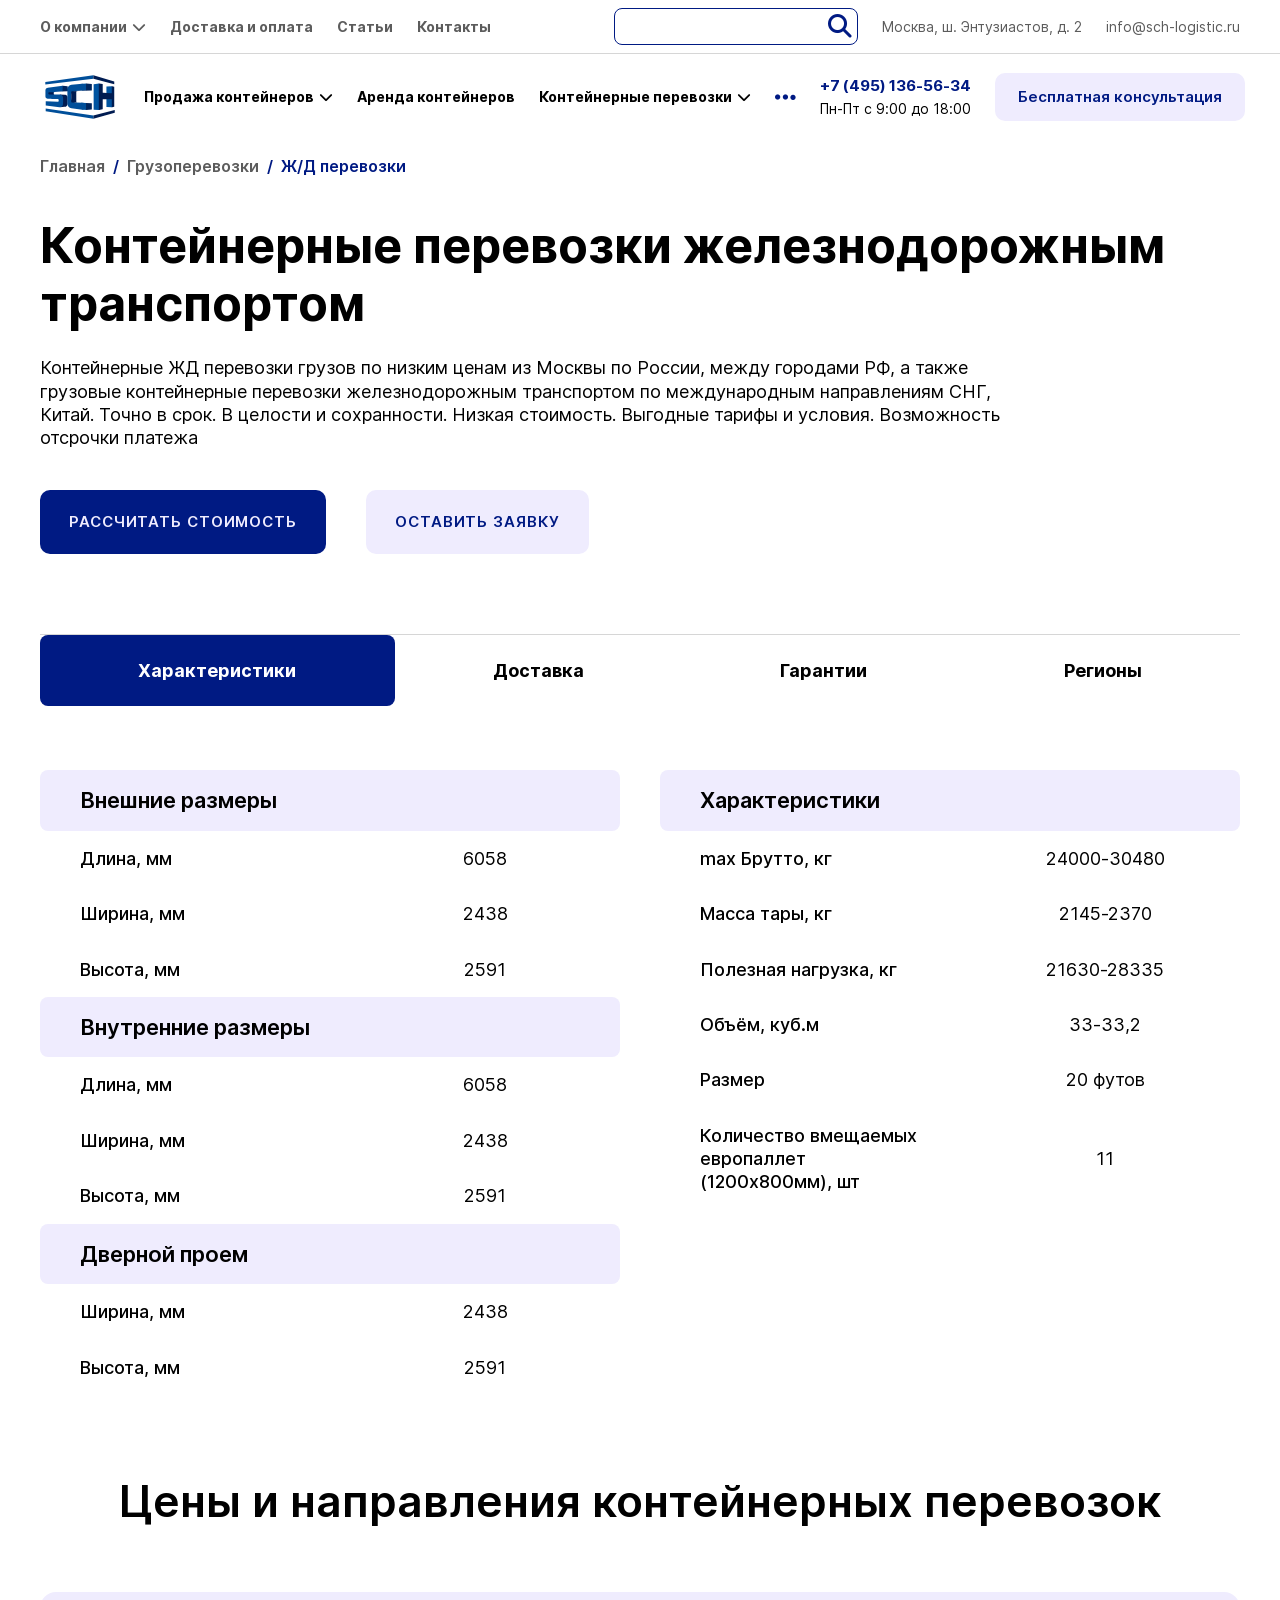
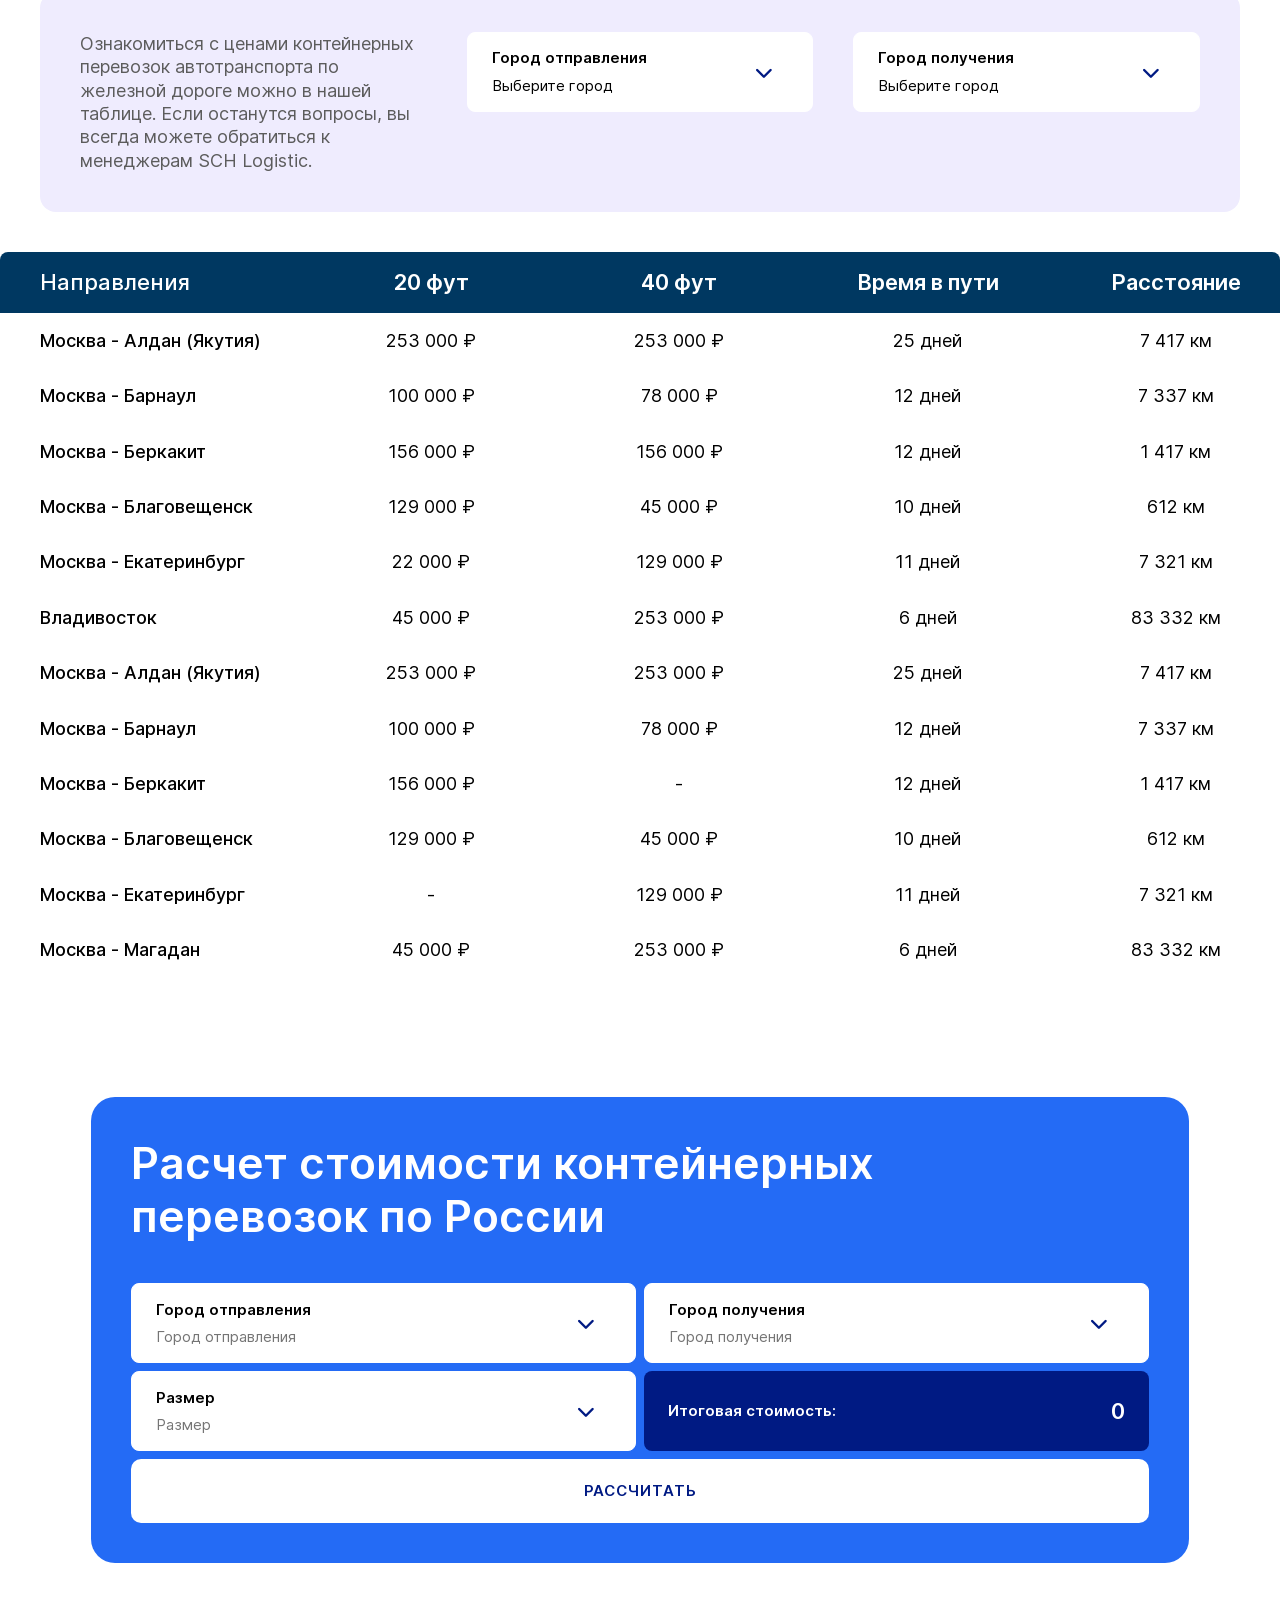
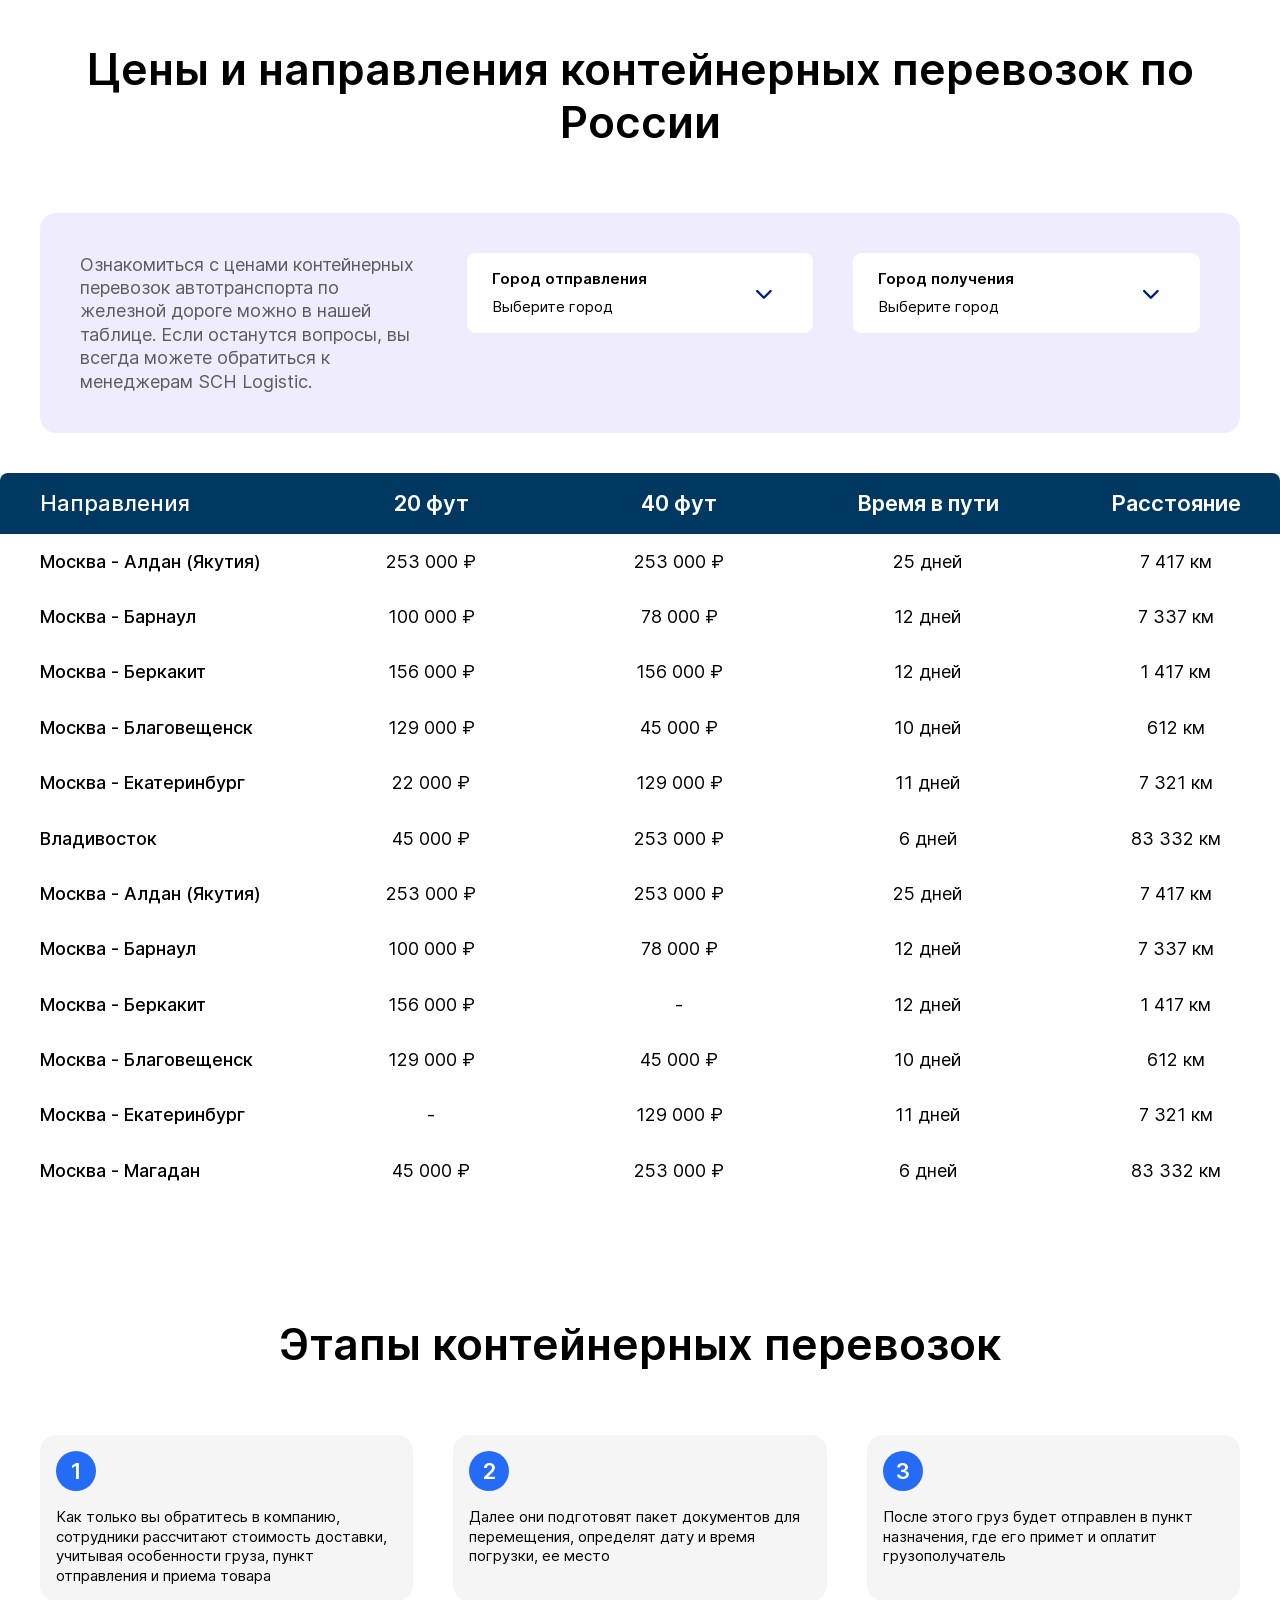
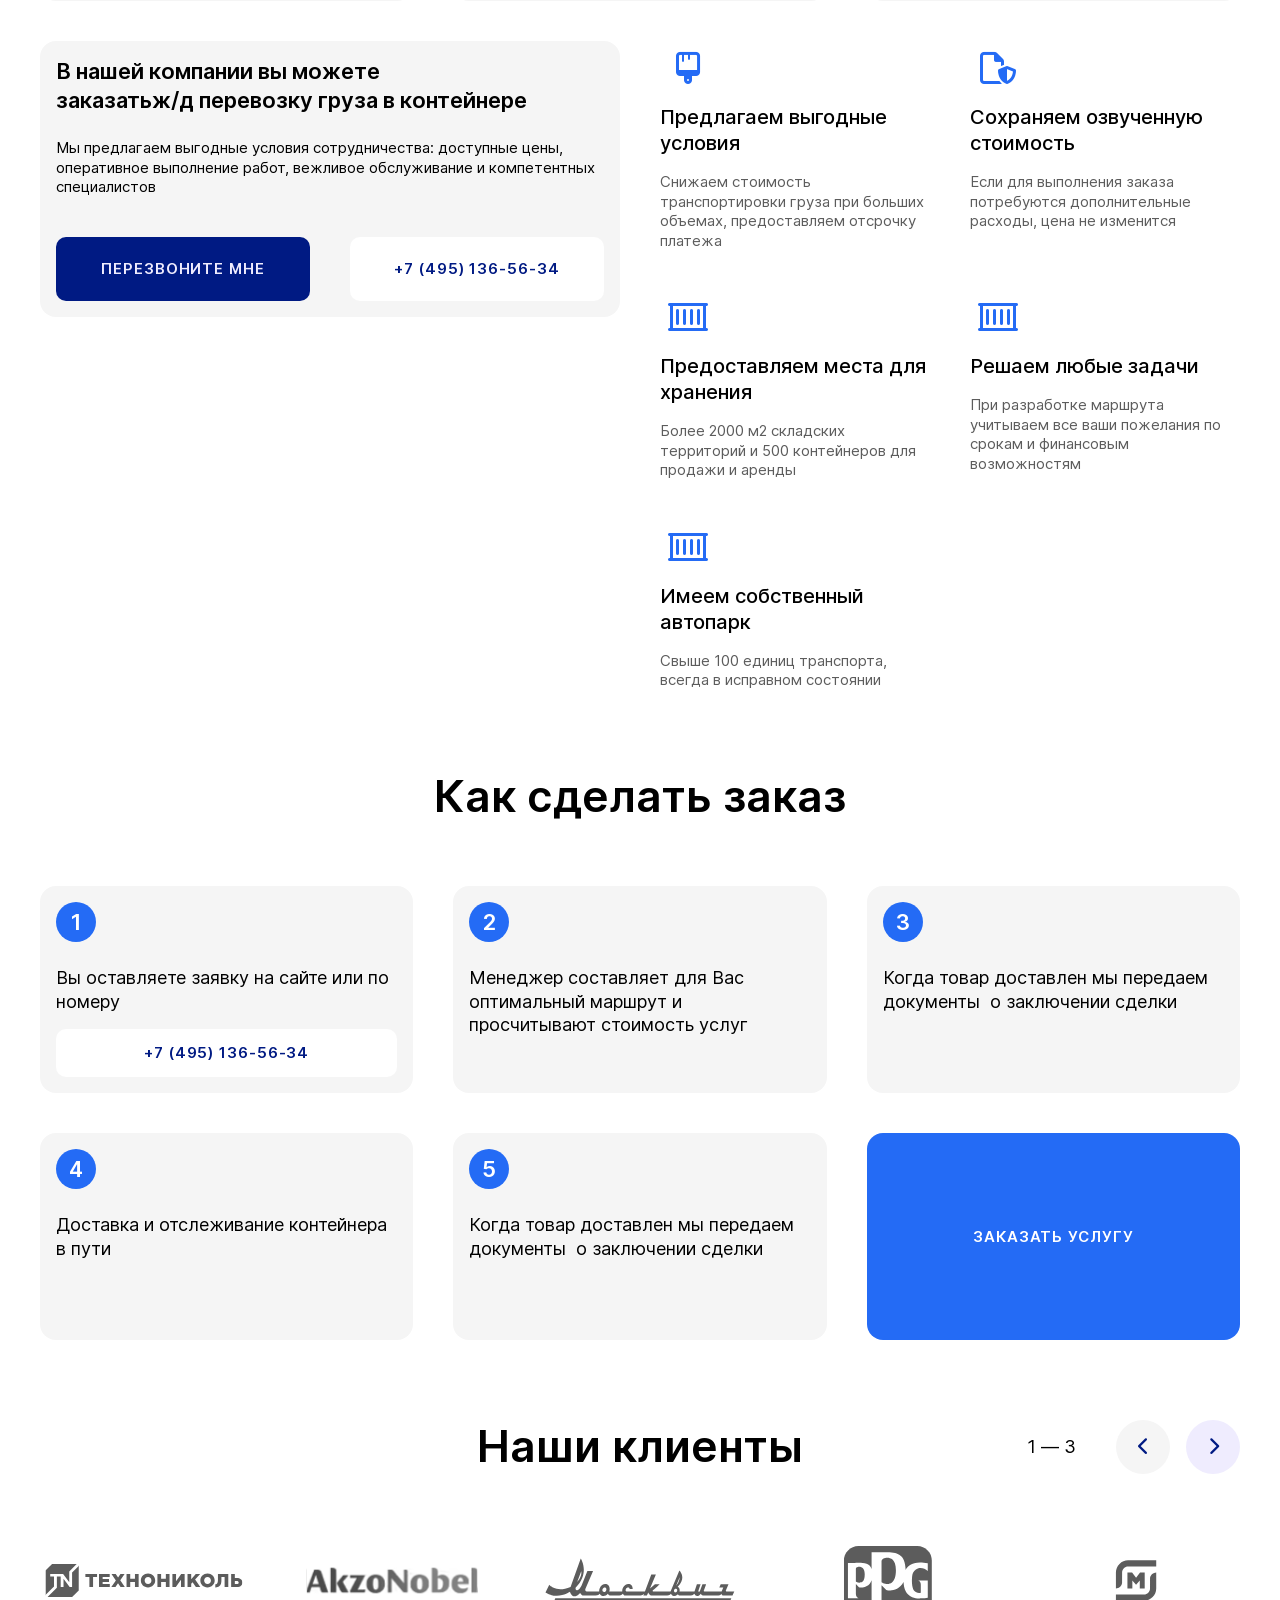
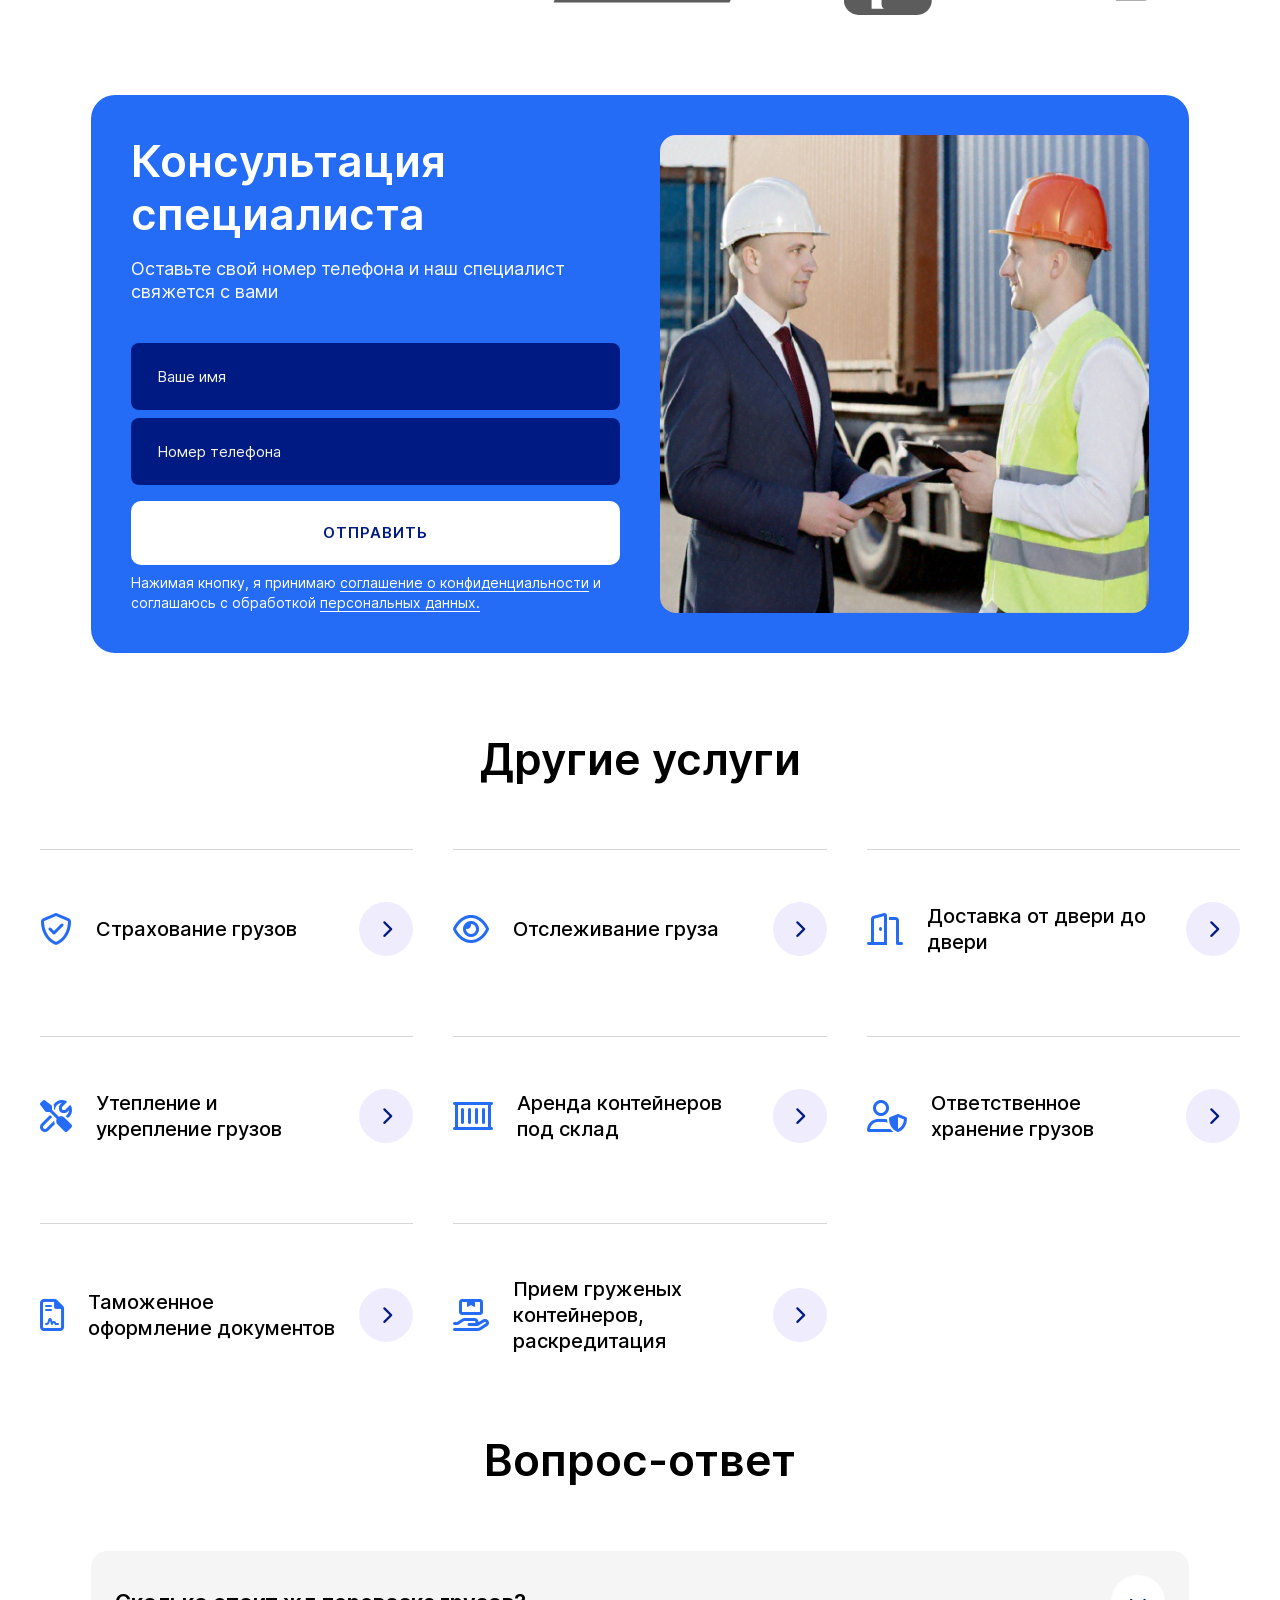
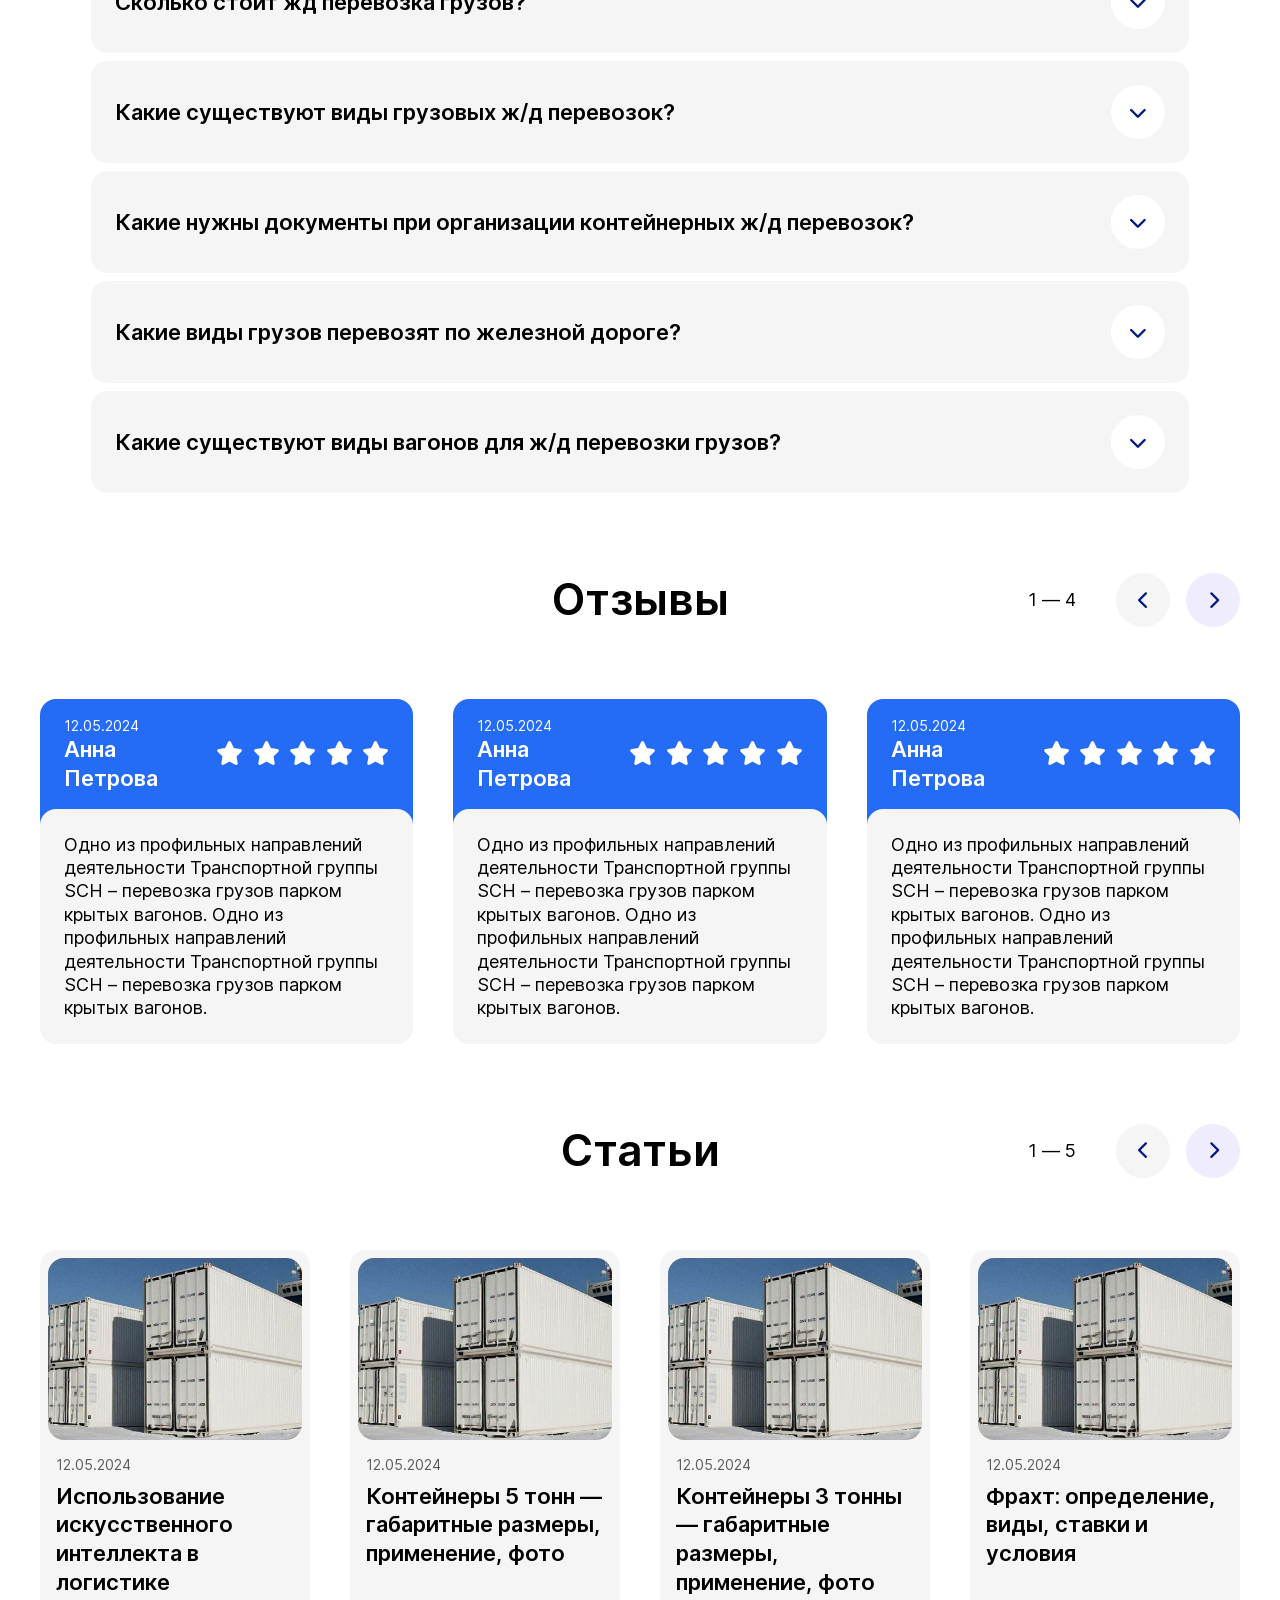
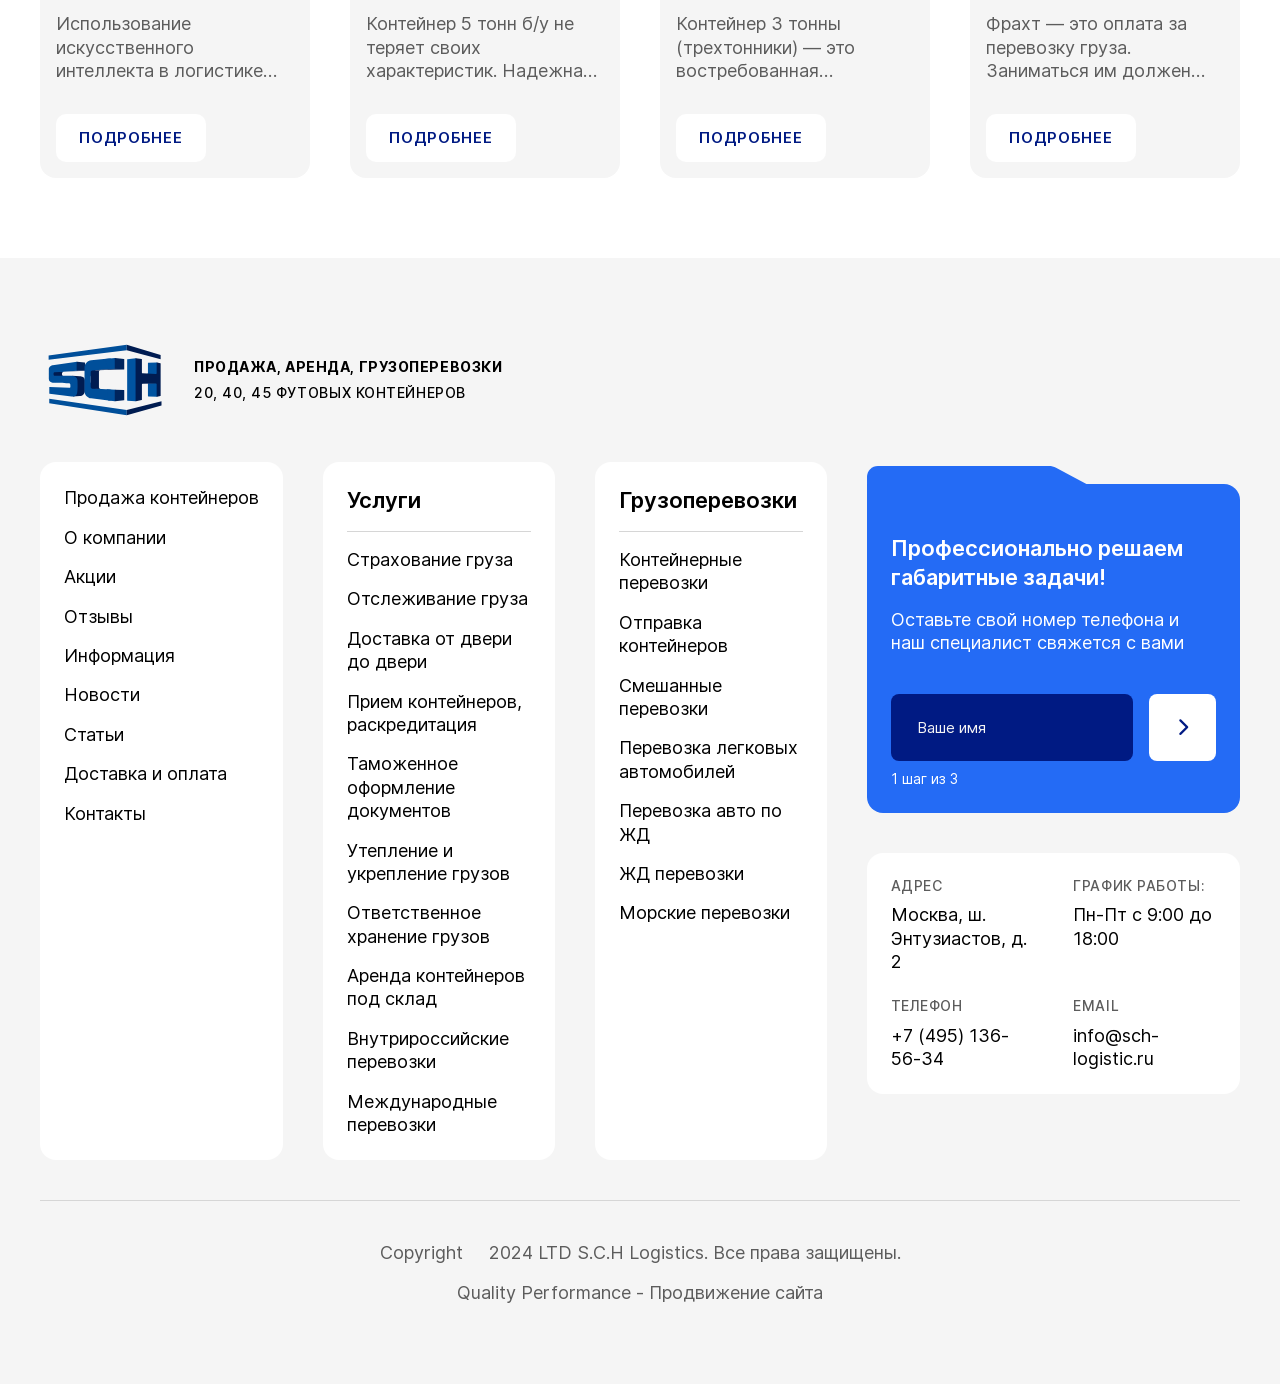
<file: cont-tr-by-train.html>
<!DOCTYPE html>
  <html lang="ru">
    <head>
      <meta charset="utf-8"></meta>
      <meta name="viewport" content="width=device-width, initial-scale=1"></meta>
      <link rel="icon" type="image/x-icon" href="demo.svg"></link>
      <link rel="stylesheet" href="./assets/css/styles.css"></link>
      <title>Ж/Д перевозки</title>
      <meta name="description" content="Одна из страниц проекта , предлагаем ознакомиться с программой"></meta>
    </head>
    <body>
      <header class="header">
        <div class="header__top">
          <div class="container header__top-container">
            <ul class="header__top-left">
              <li class="header-submenu">
                <div data-id="panel">
                  <a href="javascript:void(0)">О компании</a>
                  <i class="fa-solid fa-chevron-down"></i>
                </div>
                <div class="header-submenu__body header-submenu__body--short" data-id="body">
                  <a href="javascript:void(0)">Акции</a>
                  <a href="javascript:void(0)">Отзывы</a>
                  <a href="javascript:void(0)">Информация</a>
                  <a href="javascript:void(0)">Статьи</a>
                </div>
              </li>
              <li class="header-submenu">
                <div data-id="panel">
                  <a href="javascript:void(0)">Доставка и оплата</a>
                </div>
              </li>
              <li class="header-submenu">
                <div data-id="panel">
                  <a href="javascript:void(0)">Статьи</a>
                </div>
              </li>
              <li class="header-submenu" data-header-contacts>
                <div data-id="panel">
                  <a href="javascript:void(0)">Контакты</a>
                </div>
              </li>
            </ul>
            <div class="header__top-right">
              <form class="header-search">
                <label class="header-search__label">
                  <input type="search" class="header-search__input"></input>
                  <button type="submit">
                    <i class="fa-solid fa-magnifying-glass"></i>
                  </button>
                </label>
              </form>
              <p>Москва, ш. Энтузиастов, д. 2</p>
              <a href="#">info@sch-logistic.ru</a>
            </div>
          </div>
        </div>
        <div class="header__bottom">
          <div class="container header__bottom-container">
            <a href="index.html" class="logo">
              <img src="modules/logo/demo.svg" alt=""></img>
            </a>
            <nav class="header__menu">
              <ul class="header__menu-wrap">
                <li class="header-submenu">
                  <div data-id="panel">
                    <a href="javascript:void(0)">Продажа контейнеров</a>
                    <i class="fa-solid fa-chevron-down"></i>
                  </div>
                  <div class="header-submenu__body" data-id="body">
                    <ul class="submenu-content">
                      <li class="submenu-content__item">
                        <div class="submenu-content__item-panel" data-id="panel">
                          <a href="javascript:void(0)">Сухогрузные морские контейнеры</a>
                          <i class="fa-regular fa-chevron-right"></i>
                        </div>
                        <ul class="submenu-content__body" data-id="body">
                          <li class="submenu-content__item">
                            <div class="submenu-content__item-panel" data-id="panel">
                              <a href="javascript:void(0)">20 футов</a>
                              <i class="fa-regular fa-chevron-right"></i>
                            </div>
                            <ul class="submenu-content__body" data-id="body">
                              <li class="submenu-content__item">
                                <a href="javascript:void(0)">Б/у</a>
                              </li>
                              <li class="submenu-content__item">
                                <a href="javascript:void(0)">Новый</a>
                              </li>
                              <li class="submenu-content__item">
                                <a href="javascript:void(0)">Dry Cube стандартные</a>
                              </li>
                              <li class="submenu-content__item">
                                <a href="javascript:void(0)">High Cube высокие</a>
                              </li>
                              <li class="submenu-content__item">
                                <a href="javascript:void(0)">Open Top открытые</a>
                              </li>
                              <li class="submenu-content__item">
                                <a href="javascript:void(0)">Hard Top</a>
                              </li>
                            </ul>
                          </li>
                          <li class="submenu-content__item">
                            <div class="submenu-content__item-panel" data-id="panel">
                              <a href="javascript:void(0)">30 футов</a>
                              <i class="fa-regular fa-chevron-right"></i>
                            </div>
                            <ul class="submenu-content__body" data-id="body">
                              <li class="submenu-content__item">
                                <a href="javascript:void(0)">Б/у</a>
                              </li>
                              <li class="submenu-content__item">
                                <a href="javascript:void(0)">Новый</a>
                              </li>
                              <li class="submenu-content__item">
                                <a href="javascript:void(0)">Dry Cube стандартные</a>
                              </li>
                              <li class="submenu-content__item">
                                <a href="javascript:void(0)">High Cube высокие</a>
                              </li>
                              <li class="submenu-content__item">
                                <a href="javascript:void(0)">Open Top открытые</a>
                              </li>
                              <li class="submenu-content__item">
                                <a href="javascript:void(0)">Hard Top</a>
                              </li>
                            </ul>
                          </li>
                        </ul>
                      </li>
                      <li class="submenu-content__item">
                        <div class="submenu-content__item-panel" data-id="panel">
                          <a href="javascript:void(0)">Рефрижераторные контейнеры</a>
                          <i class="fa-regular fa-chevron-right"></i>
                        </div>
                        <ul class="submenu-content__body" data-id="body">
                          <li class="submenu-content__item">
                            <div class="submenu-content__item-panel" data-id="panel">
                              <a href="javascript:void(0)">20 футов</a>
                              <i class="fa-regular fa-chevron-right"></i>
                            </div>
                            <ul class="submenu-content__body" data-id="body">
                              <li class="submenu-content__item">
                                <a href="javascript:void(0)">Б/у</a>
                              </li>
                              <li class="submenu-content__item">
                                <a href="javascript:void(0)">Новый</a>
                              </li>
                              <li class="submenu-content__item">
                                <a href="javascript:void(0)">Dry Cube стандартные</a>
                              </li>
                              <li class="submenu-content__item">
                                <a href="javascript:void(0)">High Cube высокие</a>
                              </li>
                              <li class="submenu-content__item">
                                <a href="javascript:void(0)">Open Top открытые</a>
                              </li>
                              <li class="submenu-content__item">
                                <a href="javascript:void(0)">Hard Top</a>
                              </li>
                            </ul>
                          </li>
                          <li class="submenu-content__item">
                            <div class="submenu-content__item-panel" data-id="panel">
                              <a href="javascript:void(0)">30 футов</a>
                              <i class="fa-regular fa-chevron-right"></i>
                            </div>
                            <ul class="submenu-content__body" data-id="body">
                              <li class="submenu-content__item">
                                <a href="javascript:void(0)">Б/у</a>
                              </li>
                              <li class="submenu-content__item">
                                <a href="javascript:void(0)">Новый</a>
                              </li>
                              <li class="submenu-content__item">
                                <a href="javascript:void(0)">Dry Cube стандартные</a>
                              </li>
                              <li class="submenu-content__item">
                                <a href="javascript:void(0)">High Cube высокие</a>
                              </li>
                              <li class="submenu-content__item">
                                <a href="javascript:void(0)">Open Top открытые</a>
                              </li>
                              <li class="submenu-content__item">
                                <a href="javascript:void(0)">Hard Top</a>
                              </li>
                            </ul>
                          </li>
                        </ul>
                      </li>
                      <li class="submenu-content__item">
                        <div class="submenu-content__item-panel" data-id="panel">
                          <a href="javascript:void(0)">Морской контейнер 6 метров</a>
                          <i class="fa-regular fa-chevron-right"></i>
                        </div>
                        <ul class="submenu-content__body" data-id="body">
                          <li class="submenu-content__item">
                            <div class="submenu-content__item-panel" data-id="panel">
                              <a href="javascript:void(0)">20 футов</a>
                              <i class="fa-regular fa-chevron-right"></i>
                            </div>
                            <ul class="submenu-content__body" data-id="body">
                              <li class="submenu-content__item">
                                <a href="javascript:void(0)">Б/у</a>
                              </li>
                              <li class="submenu-content__item">
                                <a href="javascript:void(0)">Новый</a>
                              </li>
                              <li class="submenu-content__item">
                                <a href="javascript:void(0)">Dry Cube стандартные</a>
                              </li>
                              <li class="submenu-content__item">
                                <a href="javascript:void(0)">High Cube высокие</a>
                              </li>
                              <li class="submenu-content__item">
                                <a href="javascript:void(0)">Open Top открытые</a>
                              </li>
                              <li class="submenu-content__item">
                                <a href="javascript:void(0)">Hard Top</a>
                              </li>
                            </ul>
                          </li>
                          <li class="submenu-content__item">
                            <div class="submenu-content__item-panel" data-id="panel">
                              <a href="javascript:void(0)">30 футов</a>
                              <i class="fa-regular fa-chevron-right"></i>
                            </div>
                            <ul class="submenu-content__body" data-id="body">
                              <li class="submenu-content__item">
                                <a href="javascript:void(0)">Б/у</a>
                              </li>
                              <li class="submenu-content__item">
                                <a href="javascript:void(0)">Новый</a>
                              </li>
                              <li class="submenu-content__item">
                                <a href="javascript:void(0)">Dry Cube стандартные</a>
                              </li>
                              <li class="submenu-content__item">
                                <a href="javascript:void(0)">High Cube высокие</a>
                              </li>
                              <li class="submenu-content__item">
                                <a href="javascript:void(0)">Open Top открытые</a>
                              </li>
                              <li class="submenu-content__item">
                                <a href="javascript:void(0)">Hard Top</a>
                              </li>
                            </ul>
                          </li>
                        </ul>
                      </li>
                      <li class="submenu-content__item">
                        <div class="submenu-content__item-panel" data-id="panel">
                          <a href="javascript:void(0)">Морской контейнер 12 метров</a>
                          <i class="fa-regular fa-chevron-right"></i>
                        </div>
                        <ul class="submenu-content__body" data-id="body">
                          <li class="submenu-content__item">
                            <div class="submenu-content__item-panel" data-id="panel">
                              <a href="javascript:void(0)">20 футов</a>
                              <i class="fa-regular fa-chevron-right"></i>
                            </div>
                            <ul class="submenu-content__body" data-id="body">
                              <li class="submenu-content__item">
                                <a href="javascript:void(0)">Б/у</a>
                              </li>
                              <li class="submenu-content__item">
                                <a href="javascript:void(0)">Новый</a>
                              </li>
                              <li class="submenu-content__item">
                                <a href="javascript:void(0)">Dry Cube стандартные</a>
                              </li>
                              <li class="submenu-content__item">
                                <a href="javascript:void(0)">High Cube высокие</a>
                              </li>
                              <li class="submenu-content__item">
                                <a href="javascript:void(0)">Open Top открытые</a>
                              </li>
                              <li class="submenu-content__item">
                                <a href="javascript:void(0)">Hard Top</a>
                              </li>
                            </ul>
                          </li>
                          <li class="submenu-content__item">
                            <div class="submenu-content__item-panel" data-id="panel">
                              <a href="javascript:void(0)">30 футов</a>
                              <i class="fa-regular fa-chevron-right"></i>
                            </div>
                            <ul class="submenu-content__body" data-id="body">
                              <li class="submenu-content__item">
                                <a href="javascript:void(0)">Б/у</a>
                              </li>
                              <li class="submenu-content__item">
                                <a href="javascript:void(0)">Новый</a>
                              </li>
                              <li class="submenu-content__item">
                                <a href="javascript:void(0)">Dry Cube стандартные</a>
                              </li>
                              <li class="submenu-content__item">
                                <a href="javascript:void(0)">High Cube высокие</a>
                              </li>
                              <li class="submenu-content__item">
                                <a href="javascript:void(0)">Open Top открытые</a>
                              </li>
                              <li class="submenu-content__item">
                                <a href="javascript:void(0)">Hard Top</a>
                              </li>
                            </ul>
                          </li>
                        </ul>
                      </li>
                      <li class="submenu-content__item">
                        <div class="submenu-content__item-panel" data-id="panel">
                          <a href="javascript:void(0)">Списанные контейнеры</a>
                          <i class="fa-regular fa-chevron-right"></i>
                        </div>
                        <ul class="submenu-content__body" data-id="body">
                          <li class="submenu-content__item">
                            <div class="submenu-content__item-panel" data-id="panel">
                              <a href="javascript:void(0)">20 футов</a>
                              <i class="fa-regular fa-chevron-right"></i>
                            </div>
                            <ul class="submenu-content__body" data-id="body">
                              <li class="submenu-content__item">
                                <a href="javascript:void(0)">Б/у</a>
                              </li>
                              <li class="submenu-content__item">
                                <a href="javascript:void(0)">Новый</a>
                              </li>
                              <li class="submenu-content__item">
                                <a href="javascript:void(0)">Dry Cube стандартные</a>
                              </li>
                              <li class="submenu-content__item">
                                <a href="javascript:void(0)">High Cube высокие</a>
                              </li>
                              <li class="submenu-content__item">
                                <a href="javascript:void(0)">Open Top открытые</a>
                              </li>
                              <li class="submenu-content__item">
                                <a href="javascript:void(0)">Hard Top</a>
                              </li>
                            </ul>
                          </li>
                          <li class="submenu-content__item">
                            <div class="submenu-content__item-panel" data-id="panel">
                              <a href="javascript:void(0)">30 футов</a>
                              <i class="fa-regular fa-chevron-right"></i>
                            </div>
                            <ul class="submenu-content__body" data-id="body">
                              <li class="submenu-content__item">
                                <a href="javascript:void(0)">Б/у</a>
                              </li>
                              <li class="submenu-content__item">
                                <a href="javascript:void(0)">Новый</a>
                              </li>
                              <li class="submenu-content__item">
                                <a href="javascript:void(0)">Dry Cube стандартные</a>
                              </li>
                              <li class="submenu-content__item">
                                <a href="javascript:void(0)">High Cube высокие</a>
                              </li>
                              <li class="submenu-content__item">
                                <a href="javascript:void(0)">Open Top открытые</a>
                              </li>
                              <li class="submenu-content__item">
                                <a href="javascript:void(0)">Hard Top</a>
                              </li>
                            </ul>
                          </li>
                        </ul>
                      </li>
                      <li class="submenu-content__item">
                        <div class="submenu-content__item-panel" data-id="panel">
                          <a href="javascript:void(0)">Морские контейнеры оптом</a>
                          <i class="fa-regular fa-chevron-right"></i>
                        </div>
                        <ul class="submenu-content__body" data-id="body">
                          <li class="submenu-content__item">
                            <div class="submenu-content__item-panel" data-id="panel">
                              <a href="javascript:void(0)">20 футов</a>
                              <i class="fa-regular fa-chevron-right"></i>
                            </div>
                            <ul class="submenu-content__body" data-id="body">
                              <li class="submenu-content__item">
                                <a href="javascript:void(0)">Б/у</a>
                              </li>
                              <li class="submenu-content__item">
                                <a href="javascript:void(0)">Новый</a>
                              </li>
                              <li class="submenu-content__item">
                                <a href="javascript:void(0)">Dry Cube стандартные</a>
                              </li>
                              <li class="submenu-content__item">
                                <a href="javascript:void(0)">High Cube высокие</a>
                              </li>
                              <li class="submenu-content__item">
                                <a href="javascript:void(0)">Open Top открытые</a>
                              </li>
                              <li class="submenu-content__item">
                                <a href="javascript:void(0)">Hard Top</a>
                              </li>
                            </ul>
                          </li>
                          <li class="submenu-content__item">
                            <div class="submenu-content__item-panel" data-id="panel">
                              <a href="javascript:void(0)">30 футов</a>
                              <i class="fa-regular fa-chevron-right"></i>
                            </div>
                            <ul class="submenu-content__body" data-id="body">
                              <li class="submenu-content__item">
                                <a href="javascript:void(0)">Б/у</a>
                              </li>
                              <li class="submenu-content__item">
                                <a href="javascript:void(0)">Новый</a>
                              </li>
                              <li class="submenu-content__item">
                                <a href="javascript:void(0)">Dry Cube стандартные</a>
                              </li>
                              <li class="submenu-content__item">
                                <a href="javascript:void(0)">High Cube высокие</a>
                              </li>
                              <li class="submenu-content__item">
                                <a href="javascript:void(0)">Open Top открытые</a>
                              </li>
                              <li class="submenu-content__item">
                                <a href="javascript:void(0)">Hard Top</a>
                              </li>
                            </ul>
                          </li>
                        </ul>
                      </li>
                      <li class="submenu-content__item">
                        <div class="submenu-content__item-panel" data-id="panel">
                          <a href="javascript:void(0)">Контейнеры Dry Cube</a>
                          <i class="fa-regular fa-chevron-right"></i>
                        </div>
                        <ul class="submenu-content__body" data-id="body">
                          <li class="submenu-content__item">
                            <div class="submenu-content__item-panel" data-id="panel">
                              <a href="javascript:void(0)">20 футов</a>
                              <i class="fa-regular fa-chevron-right"></i>
                            </div>
                            <ul class="submenu-content__body" data-id="body">
                              <li class="submenu-content__item">
                                <a href="javascript:void(0)">Б/у</a>
                              </li>
                              <li class="submenu-content__item">
                                <a href="javascript:void(0)">Новый</a>
                              </li>
                              <li class="submenu-content__item">
                                <a href="javascript:void(0)">Dry Cube стандартные</a>
                              </li>
                              <li class="submenu-content__item">
                                <a href="javascript:void(0)">High Cube высокие</a>
                              </li>
                              <li class="submenu-content__item">
                                <a href="javascript:void(0)">Open Top открытые</a>
                              </li>
                              <li class="submenu-content__item">
                                <a href="javascript:void(0)">Hard Top</a>
                              </li>
                            </ul>
                          </li>
                          <li class="submenu-content__item">
                            <div class="submenu-content__item-panel" data-id="panel">
                              <a href="javascript:void(0)">30 футов</a>
                              <i class="fa-regular fa-chevron-right"></i>
                            </div>
                            <ul class="submenu-content__body" data-id="body">
                              <li class="submenu-content__item">
                                <a href="javascript:void(0)">Б/у</a>
                              </li>
                              <li class="submenu-content__item">
                                <a href="javascript:void(0)">Новый</a>
                              </li>
                              <li class="submenu-content__item">
                                <a href="javascript:void(0)">Dry Cube стандартные</a>
                              </li>
                              <li class="submenu-content__item">
                                <a href="javascript:void(0)">High Cube высокие</a>
                              </li>
                              <li class="submenu-content__item">
                                <a href="javascript:void(0)">Open Top открытые</a>
                              </li>
                              <li class="submenu-content__item">
                                <a href="javascript:void(0)">Hard Top</a>
                              </li>
                            </ul>
                          </li>
                        </ul>
                      </li>
                      <li class="submenu-content__item">
                        <div class="submenu-content__item-panel" data-id="panel">
                          <a href="javascript:void(0)">Сухогрузные морские контейнеры</a>
                          <i class="fa-regular fa-chevron-right"></i>
                        </div>
                        <ul class="submenu-content__body" data-id="body">
                          <li class="submenu-content__item">
                            <div class="submenu-content__item-panel" data-id="panel">
                              <a href="javascript:void(0)">20 футов</a>
                              <i class="fa-regular fa-chevron-right"></i>
                            </div>
                            <ul class="submenu-content__body" data-id="body">
                              <li class="submenu-content__item">
                                <a href="javascript:void(0)">Б/у</a>
                              </li>
                              <li class="submenu-content__item">
                                <a href="javascript:void(0)">Новый</a>
                              </li>
                              <li class="submenu-content__item">
                                <a href="javascript:void(0)">Dry Cube стандартные</a>
                              </li>
                              <li class="submenu-content__item">
                                <a href="javascript:void(0)">High Cube высокие</a>
                              </li>
                              <li class="submenu-content__item">
                                <a href="javascript:void(0)">Open Top открытые</a>
                              </li>
                              <li class="submenu-content__item">
                                <a href="javascript:void(0)">Hard Top</a>
                              </li>
                            </ul>
                          </li>
                          <li class="submenu-content__item">
                            <div class="submenu-content__item-panel" data-id="panel">
                              <a href="javascript:void(0)">30 футов</a>
                              <i class="fa-regular fa-chevron-right"></i>
                            </div>
                            <ul class="submenu-content__body" data-id="body">
                              <li class="submenu-content__item">
                                <a href="javascript:void(0)">Б/у</a>
                              </li>
                              <li class="submenu-content__item">
                                <a href="javascript:void(0)">Новый</a>
                              </li>
                              <li class="submenu-content__item">
                                <a href="javascript:void(0)">Dry Cube стандартные</a>
                              </li>
                              <li class="submenu-content__item">
                                <a href="javascript:void(0)">High Cube высокие</a>
                              </li>
                              <li class="submenu-content__item">
                                <a href="javascript:void(0)">Open Top открытые</a>
                              </li>
                              <li class="submenu-content__item">
                                <a href="javascript:void(0)">Hard Top</a>
                              </li>
                            </ul>
                          </li>
                        </ul>
                      </li>
                      <li class="submenu-content__item">
                        <div class="submenu-content__item-panel" data-id="panel">
                          <a href="javascript:void(0)">Рефрижераторные контейнеры</a>
                          <i class="fa-regular fa-chevron-right"></i>
                        </div>
                        <ul class="submenu-content__body" data-id="body">
                          <li class="submenu-content__item">
                            <div class="submenu-content__item-panel" data-id="panel">
                              <a href="javascript:void(0)">20 футов</a>
                              <i class="fa-regular fa-chevron-right"></i>
                            </div>
                            <ul class="submenu-content__body" data-id="body">
                              <li class="submenu-content__item">
                                <a href="javascript:void(0)">Б/у</a>
                              </li>
                              <li class="submenu-content__item">
                                <a href="javascript:void(0)">Новый</a>
                              </li>
                              <li class="submenu-content__item">
                                <a href="javascript:void(0)">Dry Cube стандартные</a>
                              </li>
                              <li class="submenu-content__item">
                                <a href="javascript:void(0)">High Cube высокие</a>
                              </li>
                              <li class="submenu-content__item">
                                <a href="javascript:void(0)">Open Top открытые</a>
                              </li>
                              <li class="submenu-content__item">
                                <a href="javascript:void(0)">Hard Top</a>
                              </li>
                            </ul>
                          </li>
                          <li class="submenu-content__item">
                            <div class="submenu-content__item-panel" data-id="panel">
                              <a href="javascript:void(0)">30 футов</a>
                              <i class="fa-regular fa-chevron-right"></i>
                            </div>
                            <ul class="submenu-content__body" data-id="body">
                              <li class="submenu-content__item">
                                <a href="javascript:void(0)">Б/у</a>
                              </li>
                              <li class="submenu-content__item">
                                <a href="javascript:void(0)">Новый</a>
                              </li>
                              <li class="submenu-content__item">
                                <a href="javascript:void(0)">Dry Cube стандартные</a>
                              </li>
                              <li class="submenu-content__item">
                                <a href="javascript:void(0)">High Cube высокие</a>
                              </li>
                              <li class="submenu-content__item">
                                <a href="javascript:void(0)">Open Top открытые</a>
                              </li>
                              <li class="submenu-content__item">
                                <a href="javascript:void(0)">Hard Top</a>
                              </li>
                            </ul>
                          </li>
                        </ul>
                      </li>
                      <li class="submenu-content__item">
                        <div class="submenu-content__item-panel" data-id="panel">
                          <a href="javascript:void(0)">Морской контейнер 6 метров</a>
                          <i class="fa-regular fa-chevron-right"></i>
                        </div>
                        <ul class="submenu-content__body" data-id="body">
                          <li class="submenu-content__item">
                            <div class="submenu-content__item-panel" data-id="panel">
                              <a href="javascript:void(0)">20 футов</a>
                              <i class="fa-regular fa-chevron-right"></i>
                            </div>
                            <ul class="submenu-content__body" data-id="body">
                              <li class="submenu-content__item">
                                <a href="javascript:void(0)">Б/у</a>
                              </li>
                              <li class="submenu-content__item">
                                <a href="javascript:void(0)">Новый</a>
                              </li>
                              <li class="submenu-content__item">
                                <a href="javascript:void(0)">Dry Cube стандартные</a>
                              </li>
                              <li class="submenu-content__item">
                                <a href="javascript:void(0)">High Cube высокие</a>
                              </li>
                              <li class="submenu-content__item">
                                <a href="javascript:void(0)">Open Top открытые</a>
                              </li>
                              <li class="submenu-content__item">
                                <a href="javascript:void(0)">Hard Top</a>
                              </li>
                            </ul>
                          </li>
                          <li class="submenu-content__item">
                            <div class="submenu-content__item-panel" data-id="panel">
                              <a href="javascript:void(0)">30 футов</a>
                              <i class="fa-regular fa-chevron-right"></i>
                            </div>
                            <ul class="submenu-content__body" data-id="body">
                              <li class="submenu-content__item">
                                <a href="javascript:void(0)">Б/у</a>
                              </li>
                              <li class="submenu-content__item">
                                <a href="javascript:void(0)">Новый</a>
                              </li>
                              <li class="submenu-content__item">
                                <a href="javascript:void(0)">Dry Cube стандартные</a>
                              </li>
                              <li class="submenu-content__item">
                                <a href="javascript:void(0)">High Cube высокие</a>
                              </li>
                              <li class="submenu-content__item">
                                <a href="javascript:void(0)">Open Top открытые</a>
                              </li>
                              <li class="submenu-content__item">
                                <a href="javascript:void(0)">Hard Top</a>
                              </li>
                            </ul>
                          </li>
                        </ul>
                      </li>
                      <li class="submenu-content__item">
                        <div class="submenu-content__item-panel" data-id="panel">
                          <a href="javascript:void(0)">Морской контейнер 12 метров</a>
                          <i class="fa-regular fa-chevron-right"></i>
                        </div>
                        <ul class="submenu-content__body" data-id="body">
                          <li class="submenu-content__item">
                            <div class="submenu-content__item-panel" data-id="panel">
                              <a href="javascript:void(0)">20 футов</a>
                              <i class="fa-regular fa-chevron-right"></i>
                            </div>
                            <ul class="submenu-content__body" data-id="body">
                              <li class="submenu-content__item">
                                <a href="javascript:void(0)">Б/у</a>
                              </li>
                              <li class="submenu-content__item">
                                <a href="javascript:void(0)">Новый</a>
                              </li>
                              <li class="submenu-content__item">
                                <a href="javascript:void(0)">Dry Cube стандартные</a>
                              </li>
                              <li class="submenu-content__item">
                                <a href="javascript:void(0)">High Cube высокие</a>
                              </li>
                              <li class="submenu-content__item">
                                <a href="javascript:void(0)">Open Top открытые</a>
                              </li>
                              <li class="submenu-content__item">
                                <a href="javascript:void(0)">Hard Top</a>
                              </li>
                            </ul>
                          </li>
                          <li class="submenu-content__item">
                            <div class="submenu-content__item-panel" data-id="panel">
                              <a href="javascript:void(0)">30 футов</a>
                              <i class="fa-regular fa-chevron-right"></i>
                            </div>
                            <ul class="submenu-content__body" data-id="body">
                              <li class="submenu-content__item">
                                <a href="javascript:void(0)">Б/у</a>
                              </li>
                              <li class="submenu-content__item">
                                <a href="javascript:void(0)">Новый</a>
                              </li>
                              <li class="submenu-content__item">
                                <a href="javascript:void(0)">Dry Cube стандартные</a>
                              </li>
                              <li class="submenu-content__item">
                                <a href="javascript:void(0)">High Cube высокие</a>
                              </li>
                              <li class="submenu-content__item">
                                <a href="javascript:void(0)">Open Top открытые</a>
                              </li>
                              <li class="submenu-content__item">
                                <a href="javascript:void(0)">Hard Top</a>
                              </li>
                            </ul>
                          </li>
                        </ul>
                      </li>
                      <li class="submenu-content__item">
                        <div class="submenu-content__item-panel" data-id="panel">
                          <a href="javascript:void(0)">Списанные контейнеры</a>
                          <i class="fa-regular fa-chevron-right"></i>
                        </div>
                        <ul class="submenu-content__body" data-id="body">
                          <li class="submenu-content__item">
                            <div class="submenu-content__item-panel" data-id="panel">
                              <a href="javascript:void(0)">20 футов</a>
                              <i class="fa-regular fa-chevron-right"></i>
                            </div>
                            <ul class="submenu-content__body" data-id="body">
                              <li class="submenu-content__item">
                                <a href="javascript:void(0)">Б/у</a>
                              </li>
                              <li class="submenu-content__item">
                                <a href="javascript:void(0)">Новый</a>
                              </li>
                              <li class="submenu-content__item">
                                <a href="javascript:void(0)">Dry Cube стандартные</a>
                              </li>
                              <li class="submenu-content__item">
                                <a href="javascript:void(0)">High Cube высокие</a>
                              </li>
                              <li class="submenu-content__item">
                                <a href="javascript:void(0)">Open Top открытые</a>
                              </li>
                              <li class="submenu-content__item">
                                <a href="javascript:void(0)">Hard Top</a>
                              </li>
                            </ul>
                          </li>
                          <li class="submenu-content__item">
                            <div class="submenu-content__item-panel" data-id="panel">
                              <a href="javascript:void(0)">30 футов</a>
                              <i class="fa-regular fa-chevron-right"></i>
                            </div>
                            <ul class="submenu-content__body" data-id="body">
                              <li class="submenu-content__item">
                                <a href="javascript:void(0)">Б/у</a>
                              </li>
                              <li class="submenu-content__item">
                                <a href="javascript:void(0)">Новый</a>
                              </li>
                              <li class="submenu-content__item">
                                <a href="javascript:void(0)">Dry Cube стандартные</a>
                              </li>
                              <li class="submenu-content__item">
                                <a href="javascript:void(0)">High Cube высокие</a>
                              </li>
                              <li class="submenu-content__item">
                                <a href="javascript:void(0)">Open Top открытые</a>
                              </li>
                              <li class="submenu-content__item">
                                <a href="javascript:void(0)">Hard Top</a>
                              </li>
                            </ul>
                          </li>
                        </ul>
                      </li>
                      <li class="submenu-content__item">
                        <div class="submenu-content__item-panel" data-id="panel">
                          <a href="javascript:void(0)">Морские контейнеры оптом</a>
                          <i class="fa-regular fa-chevron-right"></i>
                        </div>
                        <ul class="submenu-content__body" data-id="body">
                          <li class="submenu-content__item">
                            <div class="submenu-content__item-panel" data-id="panel">
                              <a href="javascript:void(0)">20 футов</a>
                              <i class="fa-regular fa-chevron-right"></i>
                            </div>
                            <ul class="submenu-content__body" data-id="body">
                              <li class="submenu-content__item">
                                <a href="javascript:void(0)">Б/у</a>
                              </li>
                              <li class="submenu-content__item">
                                <a href="javascript:void(0)">Новый</a>
                              </li>
                              <li class="submenu-content__item">
                                <a href="javascript:void(0)">Dry Cube стандартные</a>
                              </li>
                              <li class="submenu-content__item">
                                <a href="javascript:void(0)">High Cube высокие</a>
                              </li>
                              <li class="submenu-content__item">
                                <a href="javascript:void(0)">Open Top открытые</a>
                              </li>
                              <li class="submenu-content__item">
                                <a href="javascript:void(0)">Hard Top</a>
                              </li>
                            </ul>
                          </li>
                          <li class="submenu-content__item">
                            <div class="submenu-content__item-panel" data-id="panel">
                              <a href="javascript:void(0)">30 футов</a>
                              <i class="fa-regular fa-chevron-right"></i>
                            </div>
                            <ul class="submenu-content__body" data-id="body">
                              <li class="submenu-content__item">
                                <a href="javascript:void(0)">Б/у</a>
                              </li>
                              <li class="submenu-content__item">
                                <a href="javascript:void(0)">Новый</a>
                              </li>
                              <li class="submenu-content__item">
                                <a href="javascript:void(0)">Dry Cube стандартные</a>
                              </li>
                              <li class="submenu-content__item">
                                <a href="javascript:void(0)">High Cube высокие</a>
                              </li>
                              <li class="submenu-content__item">
                                <a href="javascript:void(0)">Open Top открытые</a>
                              </li>
                              <li class="submenu-content__item">
                                <a href="javascript:void(0)">Hard Top</a>
                              </li>
                            </ul>
                          </li>
                        </ul>
                      </li>
                      <li class="submenu-content__item">
                        <div class="submenu-content__item-panel" data-id="panel">
                          <a href="javascript:void(0)">Контейнеры Dry Cube</a>
                          <i class="fa-regular fa-chevron-right"></i>
                        </div>
                        <ul class="submenu-content__body" data-id="body">
                          <li class="submenu-content__item">
                            <div class="submenu-content__item-panel" data-id="panel">
                              <a href="javascript:void(0)">20 футов</a>
                              <i class="fa-regular fa-chevron-right"></i>
                            </div>
                            <ul class="submenu-content__body" data-id="body">
                              <li class="submenu-content__item">
                                <a href="javascript:void(0)">Б/у</a>
                              </li>
                              <li class="submenu-content__item">
                                <a href="javascript:void(0)">Новый</a>
                              </li>
                              <li class="submenu-content__item">
                                <a href="javascript:void(0)">Dry Cube стандартные</a>
                              </li>
                              <li class="submenu-content__item">
                                <a href="javascript:void(0)">High Cube высокие</a>
                              </li>
                              <li class="submenu-content__item">
                                <a href="javascript:void(0)">Open Top открытые</a>
                              </li>
                              <li class="submenu-content__item">
                                <a href="javascript:void(0)">Hard Top</a>
                              </li>
                            </ul>
                          </li>
                          <li class="submenu-content__item">
                            <div class="submenu-content__item-panel" data-id="panel">
                              <a href="javascript:void(0)">30 футов</a>
                              <i class="fa-regular fa-chevron-right"></i>
                            </div>
                            <ul class="submenu-content__body" data-id="body">
                              <li class="submenu-content__item">
                                <a href="javascript:void(0)">Б/у</a>
                              </li>
                              <li class="submenu-content__item">
                                <a href="javascript:void(0)">Новый</a>
                              </li>
                              <li class="submenu-content__item">
                                <a href="javascript:void(0)">Dry Cube стандартные</a>
                              </li>
                              <li class="submenu-content__item">
                                <a href="javascript:void(0)">High Cube высокие</a>
                              </li>
                              <li class="submenu-content__item">
                                <a href="javascript:void(0)">Open Top открытые</a>
                              </li>
                              <li class="submenu-content__item">
                                <a href="javascript:void(0)">Hard Top</a>
                              </li>
                            </ul>
                          </li>
                        </ul>
                      </li>
                    </ul>
                  </div>
                </li>
                <li class="header-submenu">
                  <div data-id="panel">
                    <a href="javascript:void(0)">Аренда контейнеров</a>
                  </div>
                </li>
                <li class="header-submenu">
                  <div data-id="panel">
                    <a href="javascript:void(0)">Контейнерные перевозки</a>
                    <i class="fa-solid fa-chevron-down"></i>
                  </div>
                  <div class="header-submenu__body" data-id="body">
                    <ul class="submenu-content">
                      <li class="submenu-content__item">
                        <div class="submenu-content__item-panel" data-id="panel">
                          <a href="javascript:void(0)">Внутрироссийские перевозки</a>
                          <i class="fa-regular fa-chevron-right"></i>
                        </div>
                        <ul class="submenu-content__body" data-id="body">
                          <li class="submenu-content__item">
                            <div class="submenu-content__item-panel" data-id="panel">
                              <a href="javascript:void(0)">Москва — Владивосток</a>
                            </div>
                          </li>
                          <li class="submenu-content__item">
                            <div class="submenu-content__item-panel" data-id="panel">
                              <a href="javascript:void(0)">Москва — Благовещенск</a>
                            </div>
                          </li>
                          <li class="submenu-content__item">
                            <div class="submenu-content__item-panel" data-id="panel">
                              <a href="javascript:void(0)">Москва — Красноярск</a>
                            </div>
                          </li>
                          <li class="submenu-content__item">
                            <div class="submenu-content__item-panel" data-id="panel">
                              <a href="javascript:void(0)">Москва — Екатеринбург</a>
                            </div>
                          </li>
                          <li class="submenu-content__item">
                            <div class="submenu-content__item-panel" data-id="panel">
                              <a href="javascript:void(0)">Москва — Иркутск</a>
                            </div>
                          </li>
                          <li class="submenu-content__item">
                            <div class="submenu-content__item-panel" data-id="panel">
                              <a href="javascript:void(0)">Москва — Петропавловск-Камчатский</a>
                            </div>
                          </li>
                          <li class="submenu-content__item">
                            <div class="submenu-content__item-panel" data-id="panel">
                              <a href="javascript:void(0)">Москва — Барнаул</a>
                            </div>
                          </li>
                          <li class="submenu-content__item">
                            <div class="submenu-content__item-panel" data-id="panel">
                              <a href="javascript:void(0)">Москва — Кемерово</a>
                            </div>
                          </li>
                        </ul>
                      </li>
                      <li class="submenu-content__item">
                        <div class="submenu-content__item-panel" data-id="panel">
                          <a href="javascript:void(0)">Международные перевозки</a>
                          <i class="fa-regular fa-chevron-right"></i>
                        </div>
                        <ul class="submenu-content__body" data-id="body">
                          <li class="submenu-content__item">
                            <div class="submenu-content__item-panel" data-id="panel">
                              <a href="javascript:void(0)">Азия</a>
                              <i class="fa-regular fa-chevron-right"></i>
                            </div>
                            <ul class="submenu-content__body" data-id="body">
                              <li class="submenu-content__item">
                                <a href="javascript:void(0)">Из Азии</a>
                              </li>
                              <li class="submenu-content__item">
                                <a href="javascript:void(0)">В Азии</a>
                              </li>
                            </ul>
                          </li>
                          <li class="submenu-content__item">
                            <div class="submenu-content__item-panel" data-id="panel">
                              <a href="javascript:void(0)">Вьетнам</a>
                              <i class="fa-regular fa-chevron-right"></i>
                            </div>
                            <ul class="submenu-content__body" data-id="body">
                              <li class="submenu-content__item">
                                <a href="javascript:void(0)">Из Вьетнам</a>
                              </li>
                              <li class="submenu-content__item">
                                <a href="javascript:void(0)">В Вьетнам</a>
                              </li>
                            </ul>
                          </li>
                          <li class="submenu-content__item">
                            <div class="submenu-content__item-panel" data-id="panel">
                              <a href="javascript:void(0)">Китай</a>
                              <i class="fa-regular fa-chevron-right"></i>
                            </div>
                            <ul class="submenu-content__body" data-id="body">
                              <li class="submenu-content__item">
                                <a href="javascript:void(0)">Из Китай</a>
                              </li>
                              <li class="submenu-content__item">
                                <a href="javascript:void(0)">В Китай</a>
                              </li>
                            </ul>
                          </li>
                        </ul>
                      </li>
                      <li class="submenu-content__item">
                        <div class="submenu-content__item-panel" data-id="panel">
                          <a href="javascript:void(0)">Международные перевозки</a>
                        </div>
                      </li>
                      <li class="submenu-content__item">
                        <div class="submenu-content__item-panel" data-id="panel">
                          <a href="javascript:void(0)">Ж/Д контейнерные перевозки</a>
                        </div>
                      </li>
                      <li class="submenu-content__item">
                        <div class="submenu-content__item-panel" data-id="panel">
                          <a href="javascript:void(0)">Перевозка автотранспорта по Ж/Д</a>
                        </div>
                      </li>
                      <li class="submenu-content__item">
                        <div class="submenu-content__item-panel" data-id="panel">
                          <a href="javascript:void(0)">Перевозки автомобильным транспортом</a>
                        </div>
                      </li>
                      <li class="submenu-content__item">
                        <div class="submenu-content__item-panel" data-id="panel">
                          <a href="javascript:void(0)">Морские перевозки</a>
                        </div>
                      </li>
                      <li class="submenu-content__item">
                        <div class="submenu-content__item-panel" data-id="panel">
                          <a href="javascript:void(0)">Водные перевозки</a>
                        </div>
                      </li>
                      <li class="submenu-content__item">
                        <div class="submenu-content__item-panel" data-id="panel">
                          <a href="javascript:void(0)">Отправка контейнеров</a>
                        </div>
                      </li>
                      <li class="submenu-content__item">
                        <div class="submenu-content__item-panel" data-id="panel">
                          <a href="javascript:void(0)">Мультимодальные перевозки</a>
                        </div>
                      </li>
                      <li class="submenu-content__item">
                        <div class="submenu-content__item-panel" data-id="panel">
                          <a href="javascript:void(0)">Перевозки легковых автомобилей</a>
                        </div>
                      </li>
                    </ul>
                  </div>
                </li>
                <li class="header-submenu">
                  <div data-id="panel">
                    <a href="javascript:void(0)">Услуги</a>
                    <i class="fa-solid fa-chevron-down"></i>
                  </div>
                  <div class="header-submenu__body" data-id="body">
                    <ul class="submenu-content">
                      <li class="submenu-content__item">
                        <div class="submenu-content__item-panel" data-id="panel">
                          <a href="javascript:void(0)">Страхование груза</a>
                        </div>
                      </li>
                      <li class="submenu-content__item">
                        <div class="submenu-content__item-panel" data-id="panel">
                          <a href="javascript:void(0)">Отслеживание груза</a>
                        </div>
                      </li>
                      <li class="submenu-content__item">
                        <div class="submenu-content__item-panel" data-id="panel">
                          <a href="javascript:void(0)">Доставка от двери до двери</a>
                        </div>
                      </li>
                      <li class="submenu-content__item">
                        <div class="submenu-content__item-panel" data-id="panel">
                          <a href="javascript:void(0)">Доставка от двери до двери</a>
                        </div>
                      </li>
                      <li class="submenu-content__item">
                        <div class="submenu-content__item-panel" data-id="panel">
                          <a href="javascript:void(0)">Утепление и укрепление грузов</a>
                        </div>
                      </li>
                      <li class="submenu-content__item">
                        <div class="submenu-content__item-panel" data-id="panel">
                          <a href="javascript:void(0)">Аренда контейнеров под склад</a>
                        </div>
                      </li>
                      <li class="submenu-content__item">
                        <div class="submenu-content__item-panel" data-id="panel">
                          <a href="javascript:void(0)">Ответственное хранение грузов</a>
                        </div>
                      </li>
                      <li class="submenu-content__item">
                        <div class="submenu-content__item-panel" data-id="panel">
                          <a href="javascript:void(0)">Таможенное оформление документов</a>
                        </div>
                      </li>
                      <li class="submenu-content__item">
                        <div class="submenu-content__item-panel" data-id="panel">
                          <a href="javascript:void(0)">Прием груженых контейнеров, раскредитация</a>
                        </div>
                      </li>
                    </ul>
                  </div>
                </li>
                <li class="header-submenu">
                  <div data-id="panel">
                    <a href="javascript:void(0)">Прайс-лист</a>
                  </div>
                </li>
                <li class="header-submenu" data-showmore="">
                  <div data-id="panel">
                    <i class="fa-solid fa-ellipsis"></i>
                  </div>
                  <ul class="header-submenu__body" data-showmore-menu=""></ul>
                </li>
              </ul>
            </nav>
            <div class="header__bottom-right">
              <a href="tel:+74951365634" class="header__phone">
                <p>+7 (495) 136-56-34 </p>
                <span>Пн-Пт с 9:00 до 18:00</span>
              </a>
              <button data-id="search">
                <i class="fa-solid fa-magnifying-glass"></i>
              </button>
              <button class="button button--purple button--small-pad header__free-call" title="Бесплатная консультация" data-modal-open="#free-consult">
                <span>Бесплатная консультация</span>
                <i class="fa-solid fa-phone"></i>
              </button>
              <button data-modal-open="#mobile-menu" class="header__burger">
                <i class="fa-solid fa-bars"></i>
              </button>
            </div>
          </div>
        </div>
      </header>
      <div class="container">
        <div class="bread-crumbs">
            <a href="index.html" class="bread-crumbs__link">Главная</a>
            <p class="bread-crumbs__sep">/</p>
            <a href="#" class="bread-crumbs__link">Грузоперевозки</a>
            <p class="bread-crumbs__sep">/</p>
            <div href="#" class="bread-crumbs__link">Ж/Д перевозки</div>
        </div>
      </div>
      <section class="zhd-tr-preview section-margin">
        <div class="container zhd-tr-preview__container">
          <h1>Контейнерные перевозки железнодорожным транспортом</h1>
          <p>Контейнерные ЖД перевозки грузов по низким ценам из Москвы по России, между городами РФ, а также грузовые контейнерные перевозки железнодорожным транспортом по международным направлениям СНГ, Китай. Точно в срок. В целости и сохранности. Низкая стоимость. Выгодные тарифы и условия. Возможность отсрочки платежа</p>
          <div class="zhd-tr-preview__buttons">
            <button class="button button--dark-purple" title="Кнопка">Рассчитать стоимость</button>
            <button class="button button--purple" title="Кнопка">Оставить заявку</button>
          </div>
        </div>
      </section>
      <section class="detail-tabs section-margin">
        <div class="container">
          <div class="ui-tabs ui-tabs-accordion" data-tabs="">
            <div class="ui-tabs__tabs ui-tabs-accordion__tabs">
              <div class="ui-tabs-accordion__scroll">
                <button class="ui-tabs__tab" type="button" data-id="tab-button" data-tab-active>
                  Характеристики
                  <span class="ui-tabs-accordion__arrow">
                    <i class="fa-solid fa-chevron-down"></i>
                  </span>
                </button>
                <button class="ui-tabs__tab" type="button" data-id="tab-button">
                  Доставка
                  <span class="ui-tabs-accordion__arrow">
                    <i class="fa-solid fa-chevron-down"></i>
                  </span>
                </button>
                <button class="ui-tabs__tab" type="button" data-id="tab-button">
                  Гарантии
                  <span class="ui-tabs-accordion__arrow">
                    <i class="fa-solid fa-chevron-down"></i>
                  </span>
                </button>
                <button class="ui-tabs__tab" type="button" data-id="tab-button">
                  Регионы
                  <span class="ui-tabs-accordion__arrow">
                    <i class="fa-solid fa-chevron-down"></i>
                  </span>
                </button>
              </div>
               
              <div class="tab-slider"></div>
            </div>
            <div class="ui-tabs__content" data-tab-active data-id="tab-content">
              <div class="detail-tabs__tables">
                <div class="table table--two-columns" style="--table-columns-count: 2;">
                  <table>
                    <tbody>
                      <tr class="table__heading">
                        <td>Внешние размеры</td>
                      </tr>
                      <tr>
                        <td>Длина, мм</td>
                        <td>6058</td>
                      </tr>
                      <tr>
                        <td>Ширина, мм</td>
                        <td>2438</td>
                      </tr>
                      <tr>
                        <td>Высота, мм</td>
                        <td>2591</td>
                      </tr>
                      <tr class="table__heading">
                        <td>Внутренние размеры</td>
                      </tr>
                      <tr>
                        <td>Длина, мм</td>
                        <td>6058</td>
                      </tr>
                      <tr>
                        <td>Ширина, мм</td>
                        <td>2438</td>
                      </tr>
                      <tr>
                        <td>Высота, мм</td>
                        <td>2591</td>
                      </tr>
                      <tr class="table__heading">
                        <td>Дверной проем</td>
                      </tr>
                      <tr>
                        <td>Ширина, мм</td>
                        <td>2438</td>
                      </tr>
                      <tr>
                        <td>Высота, мм</td>
                        <td>2591</td>
                      </tr>
                    </tbody>
                  </table>
                </div>
                <div class="table table--two-columns" style="--table-columns-count: 2;">
                  <table>
                    <tbody>
                      <tr class="table__heading">
                        <td>Характеристики</td>
                      </tr>
                      <tr>
                        <td>max Брутто, кг</td>
                        <td>24000-30480</td>
                      </tr>
                      <tr>
                        <td>Масса тары, кг</td>
                        <td>2145-2370</td>
                      </tr>
                      <tr>
                        <td>Полезная нагрузка, кг</td>
                        <td>21630-28335</td>
                      </tr>
                      <tr>
                        <td>Объём, куб.м</td>
                        <td>33-33,2</td>
                      </tr>
                      <tr>
                        <td>Размер</td>
                        <td>20 футов</td>
                      </tr>
                      <tr>
                        <td>Количество вмещаемых европаллет (1200х800мм), шт</td>
                        <td>11</td>
                      </tr>
                    </tbody>
                  </table>
                </div>
              </div>
            </div>
            <div class="ui-tabs__content" data-id="tab-content">
              <div class="dlv-preset">
                <h2>Оплата контейнеров и доставки возможна одним из следующих способов</h2>
                <div class="dlv-preset__right">
                  <div class="dlv-preset__types">
                    <p>Доставка контейнеров производится следующими видами транспорта:</p>
                    <div class="dlv-preset__cards">
                      <div class="dlv-preset__card">
                        <div class="dlv-preset__card-header">Контейнеровоз</div>
                        <div class="dlv-preset__image">
                          <img loading="lazy" src="modules/detail-tabs/del-preset-1.png" alt=""></img>
                        </div>
                      </div>
                      <div class="dlv-preset__card">
                        <div class="dlv-preset__card-header">Манипулятор</div>
                        <div class="dlv-preset__image">
                          <img loading="lazy" src="modules/detail-tabs/del-preset-2.png" alt=""></img>
                        </div>
                      </div>
                    </div>
                  </div>
                  <div class="dlv-preset__info">
                    <p>Можно поместить один или два 20 футовых контейнера, один 40 футовый или один 45 футовый</p>
                    <div class="warning warning--no-red">
                      <div class="warning__shell">
                        <i class="fa-solid fa-exclamation"></i>
                      </div>
                      <p>Можно реализовать доставку 20 футового контейнера на манипуляторе с разгрузкой и установкой на территории клиента</p>
                    </div>
                  </div>
                </div>
              </div>
            </div>
            <div class="ui-tabs__content" data-id="tab-content">
              <div class="gur-preset">
                <h2>Гарантийный срок на новые контейнеры составляет 1 год, а именно:</h2>
                <div class="gur-preset__body">
                  <div class="gur-preset__card">
                    <i class="fa-regular fa-brush"></i>
                    <h3>Гарантия на окраску</h3>
                    <p>
                      Покрытие контейнера облагается гарантией от коррозии и износа в течение 1 года. Гарантия распространяется на все неисправности, занимающие более 10% окрашенной поверхности, и обеспечивает частичное или полное перекрашивание контейнеров.
                      <br></br>
                      Износ/повреждение, или коррозия, вызванная кислотой, щелочью или в результате истирания, удара или аварии исключены из гарантийного перечня услуг.
                      <br></br>
                      Примечание: Коррозия предполагает появление ржавчины, превышающее RE3 (европейская шкала измерения степени коррозии), по крайней мере, составляет десять 10% процентов от общей поверхности контейнера, покрытой защитным слоем
                    </p>
                  </div>
                  <div class="gur-preset__card">
                    <i class="fa-regular fa-file-shield"></i>
                    <h3>Прочие условия</h3>
                    <p>
                      Контейнер облагается гарантией от любых дефектов или брака в конструкции, изготовлении и материалах на срок в 1 год.
                      <br></br>
                      В случае дефектов, Поставщик будет обязан заменить, исправить или установить любые повреждения с целью соответствия контейнера данной технической характеристике и его предполагаемого обслуживания за счет средств Поставщика.
                      <br></br>
                      Любые повреждения, вызванные ненадлежащей эксплуатацией, неправильным обеспечением или погрузкой, воздействием, оказанным природными явлениями или катастрофами, исключаются.
                    </p>
                  </div>
                  <div class="gur-preset__card">
                    <i class="fa-regular fa-container-storage"></i>
                    <h3>Контейнеры</h3>
                    <p>
                      1) Удовлетворяют стандартам ISO (ISO 830, 668, 6346, 1161, 1496-1);
                      <br></br>
                      2) Герметичные (WWT - wind&water tight condition - водо- и ветронепроницаемые).
                      <br></br>
                      На все контейнеры предоставляется страховой полис ответственности перевозчика и экспедитора.
                    </p>
                  </div>
                </div>
              </div>
            </div>
            <div class="ui-tabs__content" data-id="tab-content">
              <div class="detail-tabs__regions">
                <a href="javascript:void(0)" class="other-services-card">
                  <p>Барнаул</p>
                  <button type="button" class="swiper-arrow" data-id="next">
                    <i class="fa-solid fa-chevron-right"></i>
                  </button>
                </a>
                <a href="javascript:void(0)" class="other-services-card">
                  <p>Владивосток</p>
                  <button type="button" class="swiper-arrow" data-id="next">
                    <i class="fa-solid fa-chevron-right"></i>
                  </button>
                </a>
                <a href="javascript:void(0)" class="other-services-card">
                  <p>Екатеринбург</p>
                  <button type="button" class="swiper-arrow" data-id="next">
                    <i class="fa-solid fa-chevron-right"></i>
                  </button>
                </a>
                <a href="javascript:void(0)" class="other-services-card">
                  <p>Иркутск</p>
                  <button type="button" class="swiper-arrow" data-id="next">
                    <i class="fa-solid fa-chevron-right"></i>
                  </button>
                </a>
                <a href="javascript:void(0)" class="other-services-card">
                  <p>Кемерово</p>
                  <button type="button" class="swiper-arrow" data-id="next">
                    <i class="fa-solid fa-chevron-right"></i>
                  </button>
                </a>
                <a href="javascript:void(0)" class="other-services-card">
                  <p>Красноярск</p>
                  <button type="button" class="swiper-arrow" data-id="next">
                    <i class="fa-solid fa-chevron-right"></i>
                  </button>
                </a>
                <a href="javascript:void(0)" class="other-services-card">
                  <p>Лабытнанги</p>
                  <button type="button" class="swiper-arrow" data-id="next">
                    <i class="fa-solid fa-chevron-right"></i>
                  </button>
                </a>
                <a href="javascript:void(0)" class="other-services-card">
                  <p>Магадан</p>
                  <button type="button" class="swiper-arrow" data-id="next">
                    <i class="fa-solid fa-chevron-right"></i>
                  </button>
                </a>
                <a href="javascript:void(0)" class="other-services-card">
                  <p>Петропавловск-Камчатский</p>
                  <button type="button" class="swiper-arrow" data-id="next">
                    <i class="fa-solid fa-chevron-right"></i>
                  </button>
                </a>
                <a href="javascript:void(0)" class="other-services-card">
                  <p>Сургут</p>
                  <button type="button" class="swiper-arrow" data-id="next">
                    <i class="fa-solid fa-chevron-right"></i>
                  </button>
                </a>
                <a href="javascript:void(0)" class="other-services-card">
                  <p>Томмот</p>
                  <button type="button" class="swiper-arrow" data-id="next">
                    <i class="fa-solid fa-chevron-right"></i>
                  </button>
                </a>
                <a href="javascript:void(0)" class="other-services-card">
                  <p>Томск</p>
                  <button type="button" class="swiper-arrow" data-id="next">
                    <i class="fa-solid fa-chevron-right"></i>
                  </button>
                </a>
                <a href="javascript:void(0)" class="other-services-card">
                  <p>Тюмень</p>
                  <button type="button" class="swiper-arrow" data-id="next">
                    <i class="fa-solid fa-chevron-right"></i>
                  </button>
                </a>
                <a href="javascript:void(0)" class="other-services-card">
                  <p>Улан-Удэ</p>
                  <button type="button" class="swiper-arrow" data-id="next">
                    <i class="fa-solid fa-chevron-right"></i>
                  </button>
                </a>
                <a href="javascript:void(0)" class="other-services-card">
                  <p>Хабаровск</p>
                  <button type="button" class="swiper-arrow" data-id="next">
                    <i class="fa-solid fa-chevron-right"></i>
                  </button>
                </a>
                <a href="javascript:void(0)" class="other-services-card">
                  <p>Челябинск</p>
                  <button type="button" class="swiper-arrow" data-id="next">
                    <i class="fa-solid fa-chevron-right"></i>
                  </button>
                </a>
                <a href="javascript:void(0)" class="other-services-card">
                  <p>Чита</p>
                  <button type="button" class="swiper-arrow" data-id="next">
                    <i class="fa-solid fa-chevron-right"></i>
                  </button>
                </a>
                <a href="javascript:void(0)" class="other-services-card">
                  <p>Южно-Сахалинск</p>
                  <button type="button" class="swiper-arrow" data-id="next">
                    <i class="fa-solid fa-chevron-right"></i>
                  </button>
                </a>
              </div>
            </div>
          </div>
        </div>
      </section>
      <section class="price-dir section-margin">
        <div class="container">
          <h2 class="ui-title ui-title--mb">Цены и направления контейнерных перевозок</h2>
          <div class="price-dir__header">
            <p class="price-dir__desc">Ознакомиться с ценами контейнерных перевозок автотранспорта по железной дороге можно в нашей таблице. Если останутся вопросы, вы всегда можете обратиться к менеджерам SCH Logistic.</p>
            <div class="ui-dropdown">
              <div class="ui-dropdown__panel">
                <span>
                  <p class="ui-dropdown__label-title"> Город отправления </p>
                  <input type="search" autocomplete="off" value="Выберите город" name="search"></input>
                </span>
                <button type="button" class="ui-dropdown__button">
                  <i class="fa-solid fa-chevron-down"></i>
                </button>
              </div>
              <div class="ui-dropdown__body">
                <ul class="ui-dropdown__list">
                  <li>
                    <a href="javascript:void(0)" class="ui-dropdown__item"> Барнаул </a>
                  </li>
                  <li>
                    <a href="javascript:void(0)" class="ui-dropdown__item"> Владивосток </a>
                  </li>
                  <li>
                    <a href="javascript:void(0)" class="ui-dropdown__item"> Екатеринбург </a>
                  </li>
                  <li>
                    <a href="javascript:void(0)" class="ui-dropdown__item"> Иркутск </a>
                  </li>
                  <li>
                    <a href="javascript:void(0)" class="ui-dropdown__item"> Кемерово </a>
                  </li>
                  <li>
                    <a href="javascript:void(0)" class="ui-dropdown__item"> Красноярск </a>
                  </li>
                  <li>
                    <a href="javascript:void(0)" class="ui-dropdown__item"> Лабытнанги </a>
                  </li>
                  <li>
                    <a href="javascript:void(0)" class="ui-dropdown__item"> Магадан </a>
                  </li>
                  <li>
                    <a href="javascript:void(0)" class="ui-dropdown__item"> Петропавловск-Камчатский </a>
                  </li>
                  <li>
                    <a href="javascript:void(0)" class="ui-dropdown__item"> Сургут </a>
                  </li>
                  <li>
                    <a href="javascript:void(0)" class="ui-dropdown__item"> Томмот </a>
                  </li>
                  <li>
                    <a href="javascript:void(0)" class="ui-dropdown__item"> Томск </a>
                  </li>
                  <li>
                    <a href="javascript:void(0)" class="ui-dropdown__item"> Тюмень </a>
                  </li>
                  <li>
                    <a href="javascript:void(0)" class="ui-dropdown__item"> Улан-Удэ </a>
                  </li>
                  <li>
                    <a href="javascript:void(0)" class="ui-dropdown__item"> Хабаровск </a>
                  </li>
                  <li>
                    <a href="javascript:void(0)" class="ui-dropdown__item"> Челябинск </a>
                  </li>
                  <li>
                    <a href="javascript:void(0)" class="ui-dropdown__item"> Чита </a>
                  </li>
                  <li>
                    <a href="javascript:void(0)" class="ui-dropdown__item"> Южно-Сахалинск </a>
                  </li>
                  <li data-id="not-found">Ничего не найдено</li>
                </ul>
              </div>
            </div>
            <div class="ui-dropdown">
              <div class="ui-dropdown__panel">
                <span>
                  <p class="ui-dropdown__label-title"> Город получения </p>
                  <input type="search" autocomplete="off" value="Выберите город" name="search"></input>
                </span>
                <button type="button" class="ui-dropdown__button">
                  <i class="fa-solid fa-chevron-down"></i>
                </button>
              </div>
              <div class="ui-dropdown__body">
                <ul class="ui-dropdown__list">
                  <li>
                    <a href="javascript:void(0)" class="ui-dropdown__item"> Барнаул </a>
                  </li>
                  <li>
                    <a href="javascript:void(0)" class="ui-dropdown__item"> Владивосток </a>
                  </li>
                  <li>
                    <a href="javascript:void(0)" class="ui-dropdown__item"> Екатеринбург </a>
                  </li>
                  <li>
                    <a href="javascript:void(0)" class="ui-dropdown__item"> Иркутск </a>
                  </li>
                  <li>
                    <a href="javascript:void(0)" class="ui-dropdown__item"> Кемерово </a>
                  </li>
                  <li>
                    <a href="javascript:void(0)" class="ui-dropdown__item"> Красноярск </a>
                  </li>
                  <li>
                    <a href="javascript:void(0)" class="ui-dropdown__item"> Лабытнанги </a>
                  </li>
                  <li>
                    <a href="javascript:void(0)" class="ui-dropdown__item"> Магадан </a>
                  </li>
                  <li>
                    <a href="javascript:void(0)" class="ui-dropdown__item"> Петропавловск-Камчатский </a>
                  </li>
                  <li>
                    <a href="javascript:void(0)" class="ui-dropdown__item"> Сургут </a>
                  </li>
                  <li>
                    <a href="javascript:void(0)" class="ui-dropdown__item"> Томмот </a>
                  </li>
                  <li>
                    <a href="javascript:void(0)" class="ui-dropdown__item"> Томск </a>
                  </li>
                  <li>
                    <a href="javascript:void(0)" class="ui-dropdown__item"> Тюмень </a>
                  </li>
                  <li>
                    <a href="javascript:void(0)" class="ui-dropdown__item"> Улан-Удэ </a>
                  </li>
                  <li>
                    <a href="javascript:void(0)" class="ui-dropdown__item"> Хабаровск </a>
                  </li>
                  <li>
                    <a href="javascript:void(0)" class="ui-dropdown__item"> Челябинск </a>
                  </li>
                  <li>
                    <a href="javascript:void(0)" class="ui-dropdown__item"> Чита </a>
                  </li>
                  <li>
                    <a href="javascript:void(0)" class="ui-dropdown__item"> Южно-Сахалинск </a>
                  </li>
                  <li data-id="not-found">Ничего не найдено</li>
                </ul>
              </div>
            </div>
          </div>
          <div class="table" style="--table-columns-count: 4;">
            <table>
              <thead>
                <tr>
                  <th>Направления</th>
                  <th>20 фут</th>
                  <th>40 фут</th>
                  <th>Время в пути</th>
                  <th>Расстояние</th>
                </tr>
              </thead>
              <tbody>
                <tr>
                  <td>Москва - Алдан (Якутия)</td>
                  <td>253 000 ₽</td>
                  <td>253 000 ₽</td>
                  <td>25 дней</td>
                  <td>7 417 км</td>
                </tr>
                <tr>
                  <td>Москва - Барнаул</td>
                  <td>100 000 ₽</td>
                  <td>78 000 ₽</td>
                  <td>12 дней</td>
                  <td>7 337 км</td>
                </tr>
                <tr>
                  <td>Москва - Беркакит</td>
                  <td>156 000 ₽</td>
                  <td>156 000 ₽</td>
                  <td>12 дней</td>
                  <td>1 417 км</td>
                </tr>
                <tr>
                  <td>Москва - Благовещенск</td>
                  <td>129 000 ₽</td>
                  <td>45 000 ₽</td>
                  <td>10 дней</td>
                  <td>612 км</td>
                </tr>
                <tr>
                  <td>Москва - Екатеринбург</td>
                  <td>22 000 ₽</td>
                  <td>129 000 ₽</td>
                  <td>11 дней</td>
                  <td>7 321 км</td>
                </tr>
                <tr>
                  <td>Владивосток</td>
                  <td>45 000 ₽</td>
                  <td>253 000 ₽</td>
                  <td>6 дней</td>
                  <td>83 332 км</td>
                </tr>
                <tr>
                  <td>Москва - Алдан (Якутия)</td>
                  <td>253 000 ₽</td>
                  <td>253 000 ₽</td>
                  <td>25 дней</td>
                  <td>7 417 км</td>
                </tr>
                <tr>
                  <td>Москва - Барнаул</td>
                  <td>100 000 ₽</td>
                  <td>78 000 ₽</td>
                  <td>12 дней</td>
                  <td>7 337 км</td>
                </tr>
                <tr>
                  <td>Москва - Беркакит</td>
                  <td>156 000 ₽</td>
                  <td>-</td>
                  <td>12 дней</td>
                  <td>1 417 км</td>
                </tr>
                <tr>
                  <td>Москва - Благовещенск</td>
                  <td>129 000 ₽</td>
                  <td>45 000 ₽</td>
                  <td>10 дней</td>
                  <td>612 км</td>
                </tr>
                <tr>
                  <td>Москва - Екатеринбург</td>
                  <td>-</td>
                  <td>129 000 ₽</td>
                  <td>11 дней</td>
                  <td>7 321 км</td>
                </tr>
                <tr>
                  <td>Москва - Магадан</td>
                  <td>45 000 ₽</td>
                  <td>253 000 ₽</td>
                  <td>6 дней</td>
                  <td>83 332 км</td>
                </tr>
              </tbody>
            </table>
          </div>
        </div>
      </section>
      <section class="cost-calc-sect section-margin">
        <div class="container">
          <form class="cost-calc">
            <h2 class="ui-title">Расчет стоимости контейнерных <nobr>перевозок по России</nobr></h2>
            <div class="cost-calc__body">
              <div class="ui-dropdown">
                <div class="ui-dropdown__panel">
                  <span>
                    <p class="ui-dropdown__label-title"> Город отправления </p>
                    <input type="search" autocomplete="off" value="" placeholder="Город отправления" data-id="city-from" name="search"></input>
                  </span>
                  <button type="button" class="ui-dropdown__button">
                    <i class="fa-solid fa-chevron-down"></i>
                  </button>
                </div>
                <div class="ui-dropdown__body">
                  <ul class="ui-dropdown__list">
                    <li>
                      <a href="javascript:void(0)" class="ui-dropdown__item" data-value="113200"> Барнаул </a>
                    </li>
                    <li>
                      <a href="javascript:void(0)" class="ui-dropdown__item" data-value="213200"> Владивосток </a>
                    </li>
                    <li>
                      <a href="javascript:void(0)" class="ui-dropdown__item" data-value="313200"> Екатеринбург </a>
                    </li>
                    <li>
                      <a href="javascript:void(0)" class="ui-dropdown__item" data-value="413200"> Иркутск </a>
                    </li>
                    <li>
                      <a href="javascript:void(0)" class="ui-dropdown__item" data-value="513200"> Кемерово </a>
                    </li>
                    <li>
                      <a href="javascript:void(0)" class="ui-dropdown__item" data-value="613200"> Красноярск </a>
                    </li>
                    <li>
                      <a href="javascript:void(0)" class="ui-dropdown__item" data-value="713200"> Лабытнанги </a>
                    </li>
                    <li>
                      <a href="javascript:void(0)" class="ui-dropdown__item" data-value="813200"> Магадан </a>
                    </li>
                    <li>
                      <a href="javascript:void(0)" class="ui-dropdown__item" data-value="913200"> Петропавловск-Камчатский </a>
                    </li>
                    <li>
                      <a href="javascript:void(0)" class="ui-dropdown__item" data-value="1013200"> Сургут </a>
                    </li>
                    <li>
                      <a href="javascript:void(0)" class="ui-dropdown__item" data-value="1113200"> Томмот </a>
                    </li>
                    <li>
                      <a href="javascript:void(0)" class="ui-dropdown__item" data-value="1213200"> Томск </a>
                    </li>
                    <li>
                      <a href="javascript:void(0)" class="ui-dropdown__item" data-value="1313200"> Тюмень </a>
                    </li>
                    <li>
                      <a href="javascript:void(0)" class="ui-dropdown__item" data-value="1413200"> Улан-Удэ </a>
                    </li>
                    <li>
                      <a href="javascript:void(0)" class="ui-dropdown__item" data-value="1513200"> Хабаровск </a>
                    </li>
                    <li>
                      <a href="javascript:void(0)" class="ui-dropdown__item" data-value="1613200"> Челябинск </a>
                    </li>
                    <li>
                      <a href="javascript:void(0)" class="ui-dropdown__item" data-value="1713200"> Чита </a>
                    </li>
                    <li>
                      <a href="javascript:void(0)" class="ui-dropdown__item" data-value="1813200"> Южно-Сахалинск </a>
                    </li>
                    <li data-id="not-found">Ничего не найдено</li>
                  </ul>
                </div>
              </div>
              <div class="ui-dropdown">
                <div class="ui-dropdown__panel">
                  <span>
                    <p class="ui-dropdown__label-title"> Город получения </p>
                    <input type="search" autocomplete="off" value="" placeholder="Город получения" data-id="city-to" name="search"></input>
                  </span>
                  <button type="button" class="ui-dropdown__button">
                    <i class="fa-solid fa-chevron-down"></i>
                  </button>
                </div>
                <div class="ui-dropdown__body">
                  <ul class="ui-dropdown__list">
                    <li>
                      <a href="javascript:void(0)" class="ui-dropdown__item" data-value="115300"> Барнаул </a>
                    </li>
                    <li>
                      <a href="javascript:void(0)" class="ui-dropdown__item" data-value="215300"> Владивосток </a>
                    </li>
                    <li>
                      <a href="javascript:void(0)" class="ui-dropdown__item" data-value="315300"> Екатеринбург </a>
                    </li>
                    <li>
                      <a href="javascript:void(0)" class="ui-dropdown__item" data-value="415300"> Иркутск </a>
                    </li>
                    <li>
                      <a href="javascript:void(0)" class="ui-dropdown__item" data-value="515300"> Кемерово </a>
                    </li>
                    <li>
                      <a href="javascript:void(0)" class="ui-dropdown__item" data-value="615300"> Красноярск </a>
                    </li>
                    <li>
                      <a href="javascript:void(0)" class="ui-dropdown__item" data-value="715300"> Лабытнанги </a>
                    </li>
                    <li>
                      <a href="javascript:void(0)" class="ui-dropdown__item" data-value="815300"> Магадан </a>
                    </li>
                    <li>
                      <a href="javascript:void(0)" class="ui-dropdown__item" data-value="915300"> Петропавловск-Камчатский </a>
                    </li>
                    <li>
                      <a href="javascript:void(0)" class="ui-dropdown__item" data-value="1015300"> Сургут </a>
                    </li>
                    <li>
                      <a href="javascript:void(0)" class="ui-dropdown__item" data-value="1115300"> Томмот </a>
                    </li>
                    <li>
                      <a href="javascript:void(0)" class="ui-dropdown__item" data-value="1215300"> Томск </a>
                    </li>
                    <li>
                      <a href="javascript:void(0)" class="ui-dropdown__item" data-value="1315300"> Тюмень </a>
                    </li>
                    <li>
                      <a href="javascript:void(0)" class="ui-dropdown__item" data-value="1415300"> Улан-Удэ </a>
                    </li>
                    <li>
                      <a href="javascript:void(0)" class="ui-dropdown__item" data-value="1515300"> Хабаровск </a>
                    </li>
                    <li>
                      <a href="javascript:void(0)" class="ui-dropdown__item" data-value="1615300"> Челябинск </a>
                    </li>
                    <li>
                      <a href="javascript:void(0)" class="ui-dropdown__item" data-value="1715300"> Чита </a>
                    </li>
                    <li>
                      <a href="javascript:void(0)" class="ui-dropdown__item" data-value="1815300"> Южно-Сахалинск </a>
                    </li>
                    <li data-id="not-found">Ничего не найдено</li>
                  </ul>
                </div>
              </div>
              <div class="ui-dropdown">
                <div class="ui-dropdown__panel">
                  <span>
                    <p class="ui-dropdown__label-title"> Размер </p>
                    <input type="search" autocomplete="off" value="" placeholder="Размер" data-id="cont-weight" name="search"></input>
                  </span>
                  <button type="button" class="ui-dropdown__button">
                    <i class="fa-solid fa-chevron-down"></i>
                  </button>
                </div>
                <div class="ui-dropdown__body">
                  <ul class="ui-dropdown__list">
                    <li>
                      <a href="javascript:void(0)" class="ui-dropdown__item" data-value="120250"> 20 футов </a>
                    </li>
                    <li>
                      <a href="javascript:void(0)" class="ui-dropdown__item" data-value="220250"> 25 футов </a>
                    </li>
                    <li>
                      <a href="javascript:void(0)" class="ui-dropdown__item" data-value="320250"> 30 футов </a>
                    </li>
                    <li>
                      <a href="javascript:void(0)" class="ui-dropdown__item" data-value="420250"> 40 футов </a>
                    </li>
                    <li data-id="not-found">Ничего не найдено</li>
                  </ul>
                </div>
              </div>
              <div class="cost-calc__result">
                <p>Итоговая стоимость:</p>
                <h3 data-result="">0</h3>
              </div>
              <button class="button button--white button--fluid cost-calc__calculate" title="Кнопка" type="submit">Рассчитать</button>
            </div>
          </form>
        </div>
      </section>
      <section class="price-dir section-margin">
        <div class="container">
          <h2 class="ui-title ui-title--mb">Цены и направления контейнерных перевозок по России</h2>
          <div class="price-dir__header">
            <p class="price-dir__desc">Ознакомиться с ценами контейнерных перевозок автотранспорта по железной дороге можно в нашей таблице. Если останутся вопросы, вы всегда можете обратиться к менеджерам SCH Logistic.</p>
            <div class="ui-dropdown">
              <div class="ui-dropdown__panel">
                <span>
                  <p class="ui-dropdown__label-title"> Город отправления </p>
                  <input type="search" autocomplete="off" value="Выберите город" name="search"></input>
                </span>
                <button type="button" class="ui-dropdown__button">
                  <i class="fa-solid fa-chevron-down"></i>
                </button>
              </div>
              <div class="ui-dropdown__body">
                <ul class="ui-dropdown__list">
                  <li>
                    <a href="javascript:void(0)" class="ui-dropdown__item"> Барнаул </a>
                  </li>
                  <li>
                    <a href="javascript:void(0)" class="ui-dropdown__item"> Владивосток </a>
                  </li>
                  <li>
                    <a href="javascript:void(0)" class="ui-dropdown__item"> Екатеринбург </a>
                  </li>
                  <li>
                    <a href="javascript:void(0)" class="ui-dropdown__item"> Иркутск </a>
                  </li>
                  <li>
                    <a href="javascript:void(0)" class="ui-dropdown__item"> Кемерово </a>
                  </li>
                  <li>
                    <a href="javascript:void(0)" class="ui-dropdown__item"> Красноярск </a>
                  </li>
                  <li>
                    <a href="javascript:void(0)" class="ui-dropdown__item"> Лабытнанги </a>
                  </li>
                  <li>
                    <a href="javascript:void(0)" class="ui-dropdown__item"> Магадан </a>
                  </li>
                  <li>
                    <a href="javascript:void(0)" class="ui-dropdown__item"> Петропавловск-Камчатский </a>
                  </li>
                  <li>
                    <a href="javascript:void(0)" class="ui-dropdown__item"> Сургут </a>
                  </li>
                  <li>
                    <a href="javascript:void(0)" class="ui-dropdown__item"> Томмот </a>
                  </li>
                  <li>
                    <a href="javascript:void(0)" class="ui-dropdown__item"> Томск </a>
                  </li>
                  <li>
                    <a href="javascript:void(0)" class="ui-dropdown__item"> Тюмень </a>
                  </li>
                  <li>
                    <a href="javascript:void(0)" class="ui-dropdown__item"> Улан-Удэ </a>
                  </li>
                  <li>
                    <a href="javascript:void(0)" class="ui-dropdown__item"> Хабаровск </a>
                  </li>
                  <li>
                    <a href="javascript:void(0)" class="ui-dropdown__item"> Челябинск </a>
                  </li>
                  <li>
                    <a href="javascript:void(0)" class="ui-dropdown__item"> Чита </a>
                  </li>
                  <li>
                    <a href="javascript:void(0)" class="ui-dropdown__item"> Южно-Сахалинск </a>
                  </li>
                  <li data-id="not-found">Ничего не найдено</li>
                </ul>
              </div>
            </div>
            <div class="ui-dropdown">
              <div class="ui-dropdown__panel">
                <span>
                  <p class="ui-dropdown__label-title"> Город получения </p>
                  <input type="search" autocomplete="off" value="Выберите город" name="search"></input>
                </span>
                <button type="button" class="ui-dropdown__button">
                  <i class="fa-solid fa-chevron-down"></i>
                </button>
              </div>
              <div class="ui-dropdown__body">
                <ul class="ui-dropdown__list">
                  <li>
                    <a href="javascript:void(0)" class="ui-dropdown__item"> Барнаул </a>
                  </li>
                  <li>
                    <a href="javascript:void(0)" class="ui-dropdown__item"> Владивосток </a>
                  </li>
                  <li>
                    <a href="javascript:void(0)" class="ui-dropdown__item"> Екатеринбург </a>
                  </li>
                  <li>
                    <a href="javascript:void(0)" class="ui-dropdown__item"> Иркутск </a>
                  </li>
                  <li>
                    <a href="javascript:void(0)" class="ui-dropdown__item"> Кемерово </a>
                  </li>
                  <li>
                    <a href="javascript:void(0)" class="ui-dropdown__item"> Красноярск </a>
                  </li>
                  <li>
                    <a href="javascript:void(0)" class="ui-dropdown__item"> Лабытнанги </a>
                  </li>
                  <li>
                    <a href="javascript:void(0)" class="ui-dropdown__item"> Магадан </a>
                  </li>
                  <li>
                    <a href="javascript:void(0)" class="ui-dropdown__item"> Петропавловск-Камчатский </a>
                  </li>
                  <li>
                    <a href="javascript:void(0)" class="ui-dropdown__item"> Сургут </a>
                  </li>
                  <li>
                    <a href="javascript:void(0)" class="ui-dropdown__item"> Томмот </a>
                  </li>
                  <li>
                    <a href="javascript:void(0)" class="ui-dropdown__item"> Томск </a>
                  </li>
                  <li>
                    <a href="javascript:void(0)" class="ui-dropdown__item"> Тюмень </a>
                  </li>
                  <li>
                    <a href="javascript:void(0)" class="ui-dropdown__item"> Улан-Удэ </a>
                  </li>
                  <li>
                    <a href="javascript:void(0)" class="ui-dropdown__item"> Хабаровск </a>
                  </li>
                  <li>
                    <a href="javascript:void(0)" class="ui-dropdown__item"> Челябинск </a>
                  </li>
                  <li>
                    <a href="javascript:void(0)" class="ui-dropdown__item"> Чита </a>
                  </li>
                  <li>
                    <a href="javascript:void(0)" class="ui-dropdown__item"> Южно-Сахалинск </a>
                  </li>
                  <li data-id="not-found">Ничего не найдено</li>
                </ul>
              </div>
            </div>
          </div>
          <div class="table" style="--table-columns-count: 4;">
            <table>
              <thead>
                <tr>
                  <th>Направления</th>
                  <th>20 фут</th>
                  <th>40 фут</th>
                  <th>Время в пути</th>
                  <th>Расстояние</th>
                </tr>
              </thead>
              <tbody>
                <tr>
                  <td>Москва - Алдан (Якутия)</td>
                  <td>253 000 ₽</td>
                  <td>253 000 ₽</td>
                  <td>25 дней</td>
                  <td>7 417 км</td>
                </tr>
                <tr>
                  <td>Москва - Барнаул</td>
                  <td>100 000 ₽</td>
                  <td>78 000 ₽</td>
                  <td>12 дней</td>
                  <td>7 337 км</td>
                </tr>
                <tr>
                  <td>Москва - Беркакит</td>
                  <td>156 000 ₽</td>
                  <td>156 000 ₽</td>
                  <td>12 дней</td>
                  <td>1 417 км</td>
                </tr>
                <tr>
                  <td>Москва - Благовещенск</td>
                  <td>129 000 ₽</td>
                  <td>45 000 ₽</td>
                  <td>10 дней</td>
                  <td>612 км</td>
                </tr>
                <tr>
                  <td>Москва - Екатеринбург</td>
                  <td>22 000 ₽</td>
                  <td>129 000 ₽</td>
                  <td>11 дней</td>
                  <td>7 321 км</td>
                </tr>
                <tr>
                  <td>Владивосток</td>
                  <td>45 000 ₽</td>
                  <td>253 000 ₽</td>
                  <td>6 дней</td>
                  <td>83 332 км</td>
                </tr>
                <tr>
                  <td>Москва - Алдан (Якутия)</td>
                  <td>253 000 ₽</td>
                  <td>253 000 ₽</td>
                  <td>25 дней</td>
                  <td>7 417 км</td>
                </tr>
                <tr>
                  <td>Москва - Барнаул</td>
                  <td>100 000 ₽</td>
                  <td>78 000 ₽</td>
                  <td>12 дней</td>
                  <td>7 337 км</td>
                </tr>
                <tr>
                  <td>Москва - Беркакит</td>
                  <td>156 000 ₽</td>
                  <td>-</td>
                  <td>12 дней</td>
                  <td>1 417 км</td>
                </tr>
                <tr>
                  <td>Москва - Благовещенск</td>
                  <td>129 000 ₽</td>
                  <td>45 000 ₽</td>
                  <td>10 дней</td>
                  <td>612 км</td>
                </tr>
                <tr>
                  <td>Москва - Екатеринбург</td>
                  <td>-</td>
                  <td>129 000 ₽</td>
                  <td>11 дней</td>
                  <td>7 321 км</td>
                </tr>
                <tr>
                  <td>Москва - Магадан</td>
                  <td>45 000 ₽</td>
                  <td>253 000 ₽</td>
                  <td>6 дней</td>
                  <td>83 332 км</td>
                </tr>
              </tbody>
            </table>
          </div>
        </div>
      </section>
      <section class="transportation-stages section-margin">
        <div class="container">
          <h2 class="ui-title ui-title--mb"> Этапы контейнерных перевозок </h2>
          <div class="transportation-stages__body">
            <div class="transportation-stages__card">
              <div class="transportation-stages__card-index">1</div>
              <p>Как только вы обратитесь в компанию, сотрудники рассчитают стоимость доставки, учитывая особенности груза, пункт отправления и приема товара</p>
            </div>
            <div class="transportation-stages__card">
              <div class="transportation-stages__card-index">2</div>
              <p>Далее они подготовят пакет документов для перемещения, определят дату и время погрузки, ее место</p>
            </div>
            <div class="transportation-stages__card">
              <div class="transportation-stages__card-index">3</div>
              <p>После этого груз будет отправлен в пункт назначения, где его примет и оплатит грузополучатель</p>
            </div>
          </div>
          <div class="transportation-stages__body transportation-stages__body--2cols">
            <div class="transportation-stages__card">
              <h3 class="transportation-stages__card-title">В нашей компании вы можете заказать<nobr>ж/д перевозку груза в контейнере</nobr></h3>
              <p>Мы предлагаем выгодные условия сотрудничества: доступные цены, оперативное выполнение работ, вежливое обслуживание и компетентных специалистов</p>
              <div class="transportation-stages__card-buttons">
                <button class="button button--dark-purple button--fluid" title="Перезвоните мне">Перезвоните мне</button>
                <a href="tel:+74951365634" class="button button--white button--fluid" title="+7(495)136-56-34">+7 (495) 136-56-34</a>
              </div>
            </div>
            <div class="transportation-stages__wrap">
              <div class="transportation-stages__small-card">
                <i class="fa-solid fa-brush"></i>
                <h4>Предлагаем выгодные условия</h4>
                <p>Снижаем стоимость транспортировки груза при больших объемах, предоставляем отсрочку платежа</p>
              </div>
              <div class="transportation-stages__small-card">
                <i class="fa-solid fa-file-shield"></i>
                <h4>Сохраняем озвученную стоимость</h4>
                <p>Если для выполнения заказа потребуются дополнительные расходы, цена не изменится</p>
              </div>
              <div class="transportation-stages__small-card">
                <i class="fa-solid fa-container-storage"></i>
                <h4>Предоставляем места для хранения</h4>
                <p>Более 2000 м2 складских территорий и 500 контейнеров для продажи и аренды</p>
              </div>
              <div class="transportation-stages__small-card">
                <i class="fa-solid fa-container-storage"></i>
                <h4>Решаем любые задачи</h4>
                <p>При разработке маршрута учитываем все ваши пожелания по срокам и финансовым возможностям</p>
              </div>
              <div class="transportation-stages__small-card">
                <i class="fa-solid fa-container-storage"></i>
                <h4>Имеем собственный автопарк</h4>
                <p>Свыше 100 единиц транспорта, всегда в исправном состоянии</p>
              </div>
            </div>
          </div>
        </div>
      </section>
      <section class="order-steps section-margin">
        <div class="container">
          <h2 class="ui-title">Как сделать заказ</h2>
          <div class="order-steps__body">
            <div class="order-steps__card">
              <div class="order-steps__index">1</div>
              <p class="order-steps__text">Вы оставляете заявку на сайте или по номеру </p>
              <a href="tel:+74951365634" class="button button--white button--small-pad button--fluid" title="Номер для заказа">+7 (495) 136-56-34</a>
            </div>
            <div class="order-steps__card">
              <div class="order-steps__index">2</div>
              <p class="order-steps__text">Менеджер составляет для Вас оптимальный маршрут и просчитывают стоимость услуг</p>
            </div>
            <div class="order-steps__card">
              <div class="order-steps__index">3</div>
              <p class="order-steps__text">Когда товар доставлен мы передаем документы  о заключении сделки</p>
            </div>
            <div class="order-steps__card">
              <div class="order-steps__index">4</div>
              <p class="order-steps__text">Доставка и отслеживание контейнера в пути</p>
            </div>
            <div class="order-steps__card">
              <div class="order-steps__index">5</div>
              <p class="order-steps__text">Когда товар доставлен мы передаем документы  о заключении сделки</p>
            </div>
            <a href="javascript:void" class="button button--blue order-steps__order" title="Заказать услугу">Заказать услугу</a>
          </div>
        </div>
      </section>
      <section class="ui-swiper section-margin">
        <div class="container ui-swiper__container">
          <h2 class="ui-title ui-swiper__title">Наши клиенты</h2>
          <div class="ui-swiper__control">
            <div class="ui-swiper__pagination"></div>
            <div class="ui-swiper__navigation">
              <button type="button" class="swiper-arrow" data-id="prev">
                <i class="fa-solid fa-chevron-left"></i>
              </button>
              <button type="button" class="swiper-arrow" data-id="next">
                <i class="fa-solid fa-chevron-right"></i>
              </button>
            </div>
          </div>
          <div class="swiper">
            <div class="swiper-wrapper">
              <div class="swiper-slide">
                <div class="clients-slide">
                  <a href="javascript:void(0)" class="clients-slide__company">
                    <img loading="lazy" src="assets/images/clients-icons/1.svg" alt="Компания"></img>
                  </a>
                  <a href="javascript:void(0)" class="clients-slide__company">
                    <img loading="lazy" src="assets/images/clients-icons/2.svg" alt="Компания"></img>
                  </a>
                  <a href="javascript:void(0)" class="clients-slide__company">
                    <img loading="lazy" src="assets/images/clients-icons/3.svg" alt="Компания"></img>
                  </a>
                  <a href="javascript:void(0)" class="clients-slide__company">
                    <img loading="lazy" src="assets/images/clients-icons/4.svg" alt="Компания"></img>
                  </a>
                  <a href="javascript:void(0)" class="clients-slide__company">
                    <img loading="lazy" src="assets/images/clients-icons/5.svg" alt="Компания"></img>
                  </a>
                </div>
              </div>
              <div class="swiper-slide">
                <div class="clients-slide">
                  <a href="javascript:void(0)" class="clients-slide__company">
                    <img loading="lazy" src="assets/images/clients-icons/1.svg" alt="Компания"></img>
                  </a>
                  <a href="javascript:void(0)" class="clients-slide__company">
                    <img loading="lazy" src="assets/images/clients-icons/2.svg" alt="Компания"></img>
                  </a>
                  <a href="javascript:void(0)" class="clients-slide__company">
                    <img loading="lazy" src="assets/images/clients-icons/3.svg" alt="Компания"></img>
                  </a>
                  <a href="javascript:void(0)" class="clients-slide__company">
                    <img loading="lazy" src="assets/images/clients-icons/4.svg" alt="Компания"></img>
                  </a>
                  <a href="javascript:void(0)" class="clients-slide__company">
                    <img loading="lazy" src="assets/images/clients-icons/5.svg" alt="Компания"></img>
                  </a>
                </div>
              </div>
              <div class="swiper-slide">
                <div class="clients-slide">
                  <a href="javascript:void(0)" class="clients-slide__company">
                    <img loading="lazy" src="assets/images/clients-icons/1.svg" alt="Компания"></img>
                  </a>
                  <a href="javascript:void(0)" class="clients-slide__company">
                    <img loading="lazy" src="assets/images/clients-icons/2.svg" alt="Компания"></img>
                  </a>
                  <a href="javascript:void(0)" class="clients-slide__company">
                    <img loading="lazy" src="assets/images/clients-icons/3.svg" alt="Компания"></img>
                  </a>
                  <a href="javascript:void(0)" class="clients-slide__company">
                    <img loading="lazy" src="assets/images/clients-icons/4.svg" alt="Компания"></img>
                  </a>
                  <a href="javascript:void(0)" class="clients-slide__company">
                    <img loading="lazy" src="assets/images/clients-icons/5.svg" alt="Компания"></img>
                  </a>
                </div>
              </div>
            </div>
          </div>
        </div>
      </section>
      <section class="main-form section-margin">
        <div class="container main-form__container">
          <div class="feedback-form">
            <div class="feedback-form__inner">
              <div class="feedback-form__body" data-id="front">
                <div class="feedback-form__left">
                  <h2>Консультация специалиста</h2>
                  <p class="feedback-form__desc">Оставьте свой номер телефона и наш специалист свяжется с вами</p>
                  <form id="feedback" class="feedback-form__form">
                    <label class="label">
                      <span class="label__error" data-error="">Имя введено некорректно</span>
                      <input class="input" type="text" name="feedback-name" data-input="feedback-name" placeholder="Ваше имя"></input>
                    </label>
                    <label class="label">
                      <span class="label__error" data-error="">Номер телефона введен некорректно</span>
                      <input class="input" type="tel" name="feedback-phone" data-input="feedback-phone" placeholder="Номер телефона"></input>
                    </label>
                    <button class="button button--white button--fluid" title="Кнопка">Отправить</button>
                    <p class="agree-policy">
                      Нажимая кнопку, я принимаю
                      <a href="javascript:void(0)">соглашение о конфиденциальности</a>
                      и соглашаюсь с обработкой
                      <a href="javascript:void(0)">персональных данных.</a>
                    </p>
                  </form>
                </div>
                <div class="feedback-form__img">
                  <img loading="lazy" src="modules/feedback-form/consult.png" alt="consultation with a specialist on cargo transportation issues"></img>
                </div>
              </div>
              <div class="feedback-form__body feedback-form__body--hidden" data-id="back">
                <div class="feedback-form__left">
                  <h2>Данные успешно отправлены!</h2>
                  <p class="feedback-form__desc">Наш специалист свяжется с вами в ближайшее время</p>
                </div>
                <div class="feedback-form__img">
                  <img loading="lazy" src="modules/feedback-form/success.png" alt="consultation with a specialist on cargo transportation issues"></img>
                </div>
              </div>
            </div>
          </div>
        </div>
      </section>
      <section class="other-services section-margin">
        <div class="container">
          <h2 class="ui-title">Другие услуги</h2>
          <div class="other-services__body">
            <a href="javascript:void(0)" class="other-services-card">
              <i class="fa-regular fa-shield-check"></i>
              <p>Страхование грузов</p>
              <button type="button" class="swiper-arrow" data-id="next">
                <i class="fa-solid fa-chevron-right"></i>
              </button>
            </a>
            <a href="javascript:void(0)" class="other-services-card">
              <i class="fa-regular fa-eye"></i>
              <p>Отслеживание груза</p>
              <button type="button" class="swiper-arrow" data-id="next">
                <i class="fa-solid fa-chevron-right"></i>
              </button>
            </a>
            <a href="javascript:void(0)" class="other-services-card">
              <i class="fa-regular fa-door-open"></i>
              <p>Доставка от двери до двери</p>
              <button type="button" class="swiper-arrow" data-id="next">
                <i class="fa-solid fa-chevron-right"></i>
              </button>
            </a>
            <a href="javascript:void(0)" class="other-services-card">
              <i class="fa-regular fa-screwdriver-wrench"></i>
              <p>Утепление и укрепление грузов</p>
              <button type="button" class="swiper-arrow" data-id="next">
                <i class="fa-solid fa-chevron-right"></i>
              </button>
            </a>
            <a href="javascript:void(0)" class="other-services-card">
              <i class="fa-regular fa-container-storage"></i>
              <p>Аренда контейнеров под склад</p>
              <button type="button" class="swiper-arrow" data-id="next">
                <i class="fa-solid fa-chevron-right"></i>
              </button>
            </a>
            <a href="javascript:void(0)" class="other-services-card">
              <i class="fa-regular fa-user-shield"></i>
              <p>Ответственное хранение грузов</p>
              <button type="button" class="swiper-arrow" data-id="next">
                <i class="fa-solid fa-chevron-right"></i>
              </button>
            </a>
            <a href="javascript:void(0)" class="other-services-card">
              <i class="fa-regular fa-file-contract"></i>
              <p>Таможенное оформление документов</p>
              <button type="button" class="swiper-arrow" data-id="next">
                <i class="fa-solid fa-chevron-right"></i>
              </button>
            </a>
            <a href="javascript:void(0)" class="other-services-card">
              <i class="fa-regular fa-hand-holding-box"></i>
              <p>Прием груженых контейнеров, раскредитация</p>
              <button type="button" class="swiper-arrow" data-id="next">
                <i class="fa-solid fa-chevron-right"></i>
              </button>
            </a>
          </div>
        </div>
      </section>
      <section class="faq section-margin">
        <div class="container">
          <h2 class="ui-title">Вопрос-ответ</h2>
          <div class="faq__body">
            <div class="faq-accordion">
              <div class="faq-accordion__panel">
                Сколько стоит жд перевозка грузов?
                <div class="faq-accordion__arrow">
                  <i class="fa-solid fa-chevron-down"></i>
                </div>
              </div>
              <div class="faq-accordion__collapse">
                <div class="faq-accordion__body">
                  <p>Стоимость рассчитывается в зависимости от размера контейнера (20 или 40 футов) и расстояния до пункта назначения.</p>
                  <p>Воспользуйтесь нашим онлайн калькулятором или оставьте заявку и наши менеджеры сделают точный расчет по вашему грузу.</p>
                </div>
              </div>
            </div>
            <div class="faq-accordion">
              <div class="faq-accordion__panel">
                Какие существуют виды грузовых ж/д перевозок?
                <div class="faq-accordion__arrow">
                  <i class="fa-solid fa-chevron-down"></i>
                </div>
              </div>
              <div class="faq-accordion__collapse">
                <div class="faq-accordion__body">
                  <p>Стоимость рассчитывается в зависимости от размера контейнера (20 или 40 футов) и расстояния до пункта назначения.</p>
                  <p>Воспользуйтесь нашим онлайн калькулятором или оставьте заявку и наши менеджеры сделают точный расчет по вашему грузу.</p>
                </div>
              </div>
            </div>
            <div class="faq-accordion">
              <div class="faq-accordion__panel">
                Какие нужны документы при организации контейнерных ж/д перевозок?
                <div class="faq-accordion__arrow">
                  <i class="fa-solid fa-chevron-down"></i>
                </div>
              </div>
              <div class="faq-accordion__collapse">
                <div class="faq-accordion__body">
                  <p>Стоимость рассчитывается в зависимости от размера контейнера (20 или 40 футов) и расстояния до пункта назначения.</p>
                  <p>Воспользуйтесь нашим онлайн калькулятором или оставьте заявку и наши менеджеры сделают точный расчет по вашему грузу.</p>
                </div>
              </div>
            </div>
            <div class="faq-accordion">
              <div class="faq-accordion__panel">
                Какие виды грузов перевозят по железной дороге?
                <div class="faq-accordion__arrow">
                  <i class="fa-solid fa-chevron-down"></i>
                </div>
              </div>
              <div class="faq-accordion__collapse">
                <div class="faq-accordion__body">
                  <p>Стоимость рассчитывается в зависимости от размера контейнера (20 или 40 футов) и расстояния до пункта назначения.</p>
                  <p>Воспользуйтесь нашим онлайн калькулятором или оставьте заявку и наши менеджеры сделают точный расчет по вашему грузу.</p>
                </div>
              </div>
            </div>
            <div class="faq-accordion">
              <div class="faq-accordion__panel">
                Какие существуют виды вагонов для ж/д перевозки грузов?
                <div class="faq-accordion__arrow">
                  <i class="fa-solid fa-chevron-down"></i>
                </div>
              </div>
              <div class="faq-accordion__collapse">
                <div class="faq-accordion__body">
                  <p>Стоимость рассчитывается в зависимости от размера контейнера (20 или 40 футов) и расстояния до пункта назначения.</p>
                  <p>Воспользуйтесь нашим онлайн калькулятором или оставьте заявку и наши менеджеры сделают точный расчет по вашему грузу.</p>
                </div>
              </div>
            </div>
          </div>
        </div>
      </section>
      <section class="ui-swiper section-margin ui-swiper--three-cards">
        <div class="container ui-swiper__container">
          <h2 class="ui-title ui-swiper__title">Отзывы</h2>
          <div class="ui-swiper__control">
            <div class="ui-swiper__pagination"></div>
            <div class="ui-swiper__navigation">
              <button type="button" class="swiper-arrow" data-id="prev">
                <i class="fa-solid fa-chevron-left"></i>
              </button>
              <button type="button" class="swiper-arrow" data-id="next">
                <i class="fa-solid fa-chevron-right"></i>
              </button>
            </div>
          </div>
          <div class="swiper">
            <div class="swiper-wrapper">
              <div class="swiper-slide">
                <div class="review-card">
                  <div class="review-card__header">
                    <div>
                      <time datetime="12.05.2024" class="review-card__date">12.05.2024</time>
                      <h3 class="review-card__name">Анна Петрова</h3>
                    </div>
                    <div class="review-card__stars">
                      <i class="fa-solid fa-star"></i>
                      <i class="fa-solid fa-star"></i>
                      <i class="fa-solid fa-star"></i>
                      <i class="fa-solid fa-star"></i>
                      <i class="fa-regular fa-star"></i>
                    </div>
                  </div>
                  <div class="review-card__text">Одно из профильных направлений деятельности Транспортной группы SCH – перевозка грузов парком крытых вагонов. Одно из профильных направлений деятельности Транспортной группы SCH – перевозка грузов парком крытых вагонов.</div>
                </div>
              </div>
              <div class="swiper-slide">
                <div class="review-card">
                  <div class="review-card__header">
                    <div>
                      <time datetime="12.05.2024" class="review-card__date">12.05.2024</time>
                      <h3 class="review-card__name">Анна Петрова</h3>
                    </div>
                    <div class="review-card__stars">
                      <i class="fa-solid fa-star"></i>
                      <i class="fa-solid fa-star"></i>
                      <i class="fa-solid fa-star"></i>
                      <i class="fa-solid fa-star"></i>
                      <i class="fa-regular fa-star"></i>
                    </div>
                  </div>
                  <div class="review-card__text">Одно из профильных направлений деятельности Транспортной группы SCH – перевозка грузов парком крытых вагонов. Одно из профильных направлений деятельности Транспортной группы SCH – перевозка грузов парком крытых вагонов.</div>
                </div>
              </div>
              <div class="swiper-slide">
                <div class="review-card">
                  <div class="review-card__header">
                    <div>
                      <time datetime="12.05.2024" class="review-card__date">12.05.2024</time>
                      <h3 class="review-card__name">Анна Петрова</h3>
                    </div>
                    <div class="review-card__stars">
                      <i class="fa-solid fa-star"></i>
                      <i class="fa-solid fa-star"></i>
                      <i class="fa-solid fa-star"></i>
                      <i class="fa-solid fa-star"></i>
                      <i class="fa-regular fa-star"></i>
                    </div>
                  </div>
                  <div class="review-card__text">Одно из профильных направлений деятельности Транспортной группы SCH – перевозка грузов парком крытых вагонов. Одно из профильных направлений деятельности Транспортной группы SCH – перевозка грузов парком крытых вагонов.</div>
                </div>
              </div>
              <div class="swiper-slide">
                <div class="review-card">
                  <div class="review-card__header">
                    <div>
                      <time datetime="12.05.2024" class="review-card__date">12.05.2024</time>
                      <h3 class="review-card__name">Анна Петрова</h3>
                    </div>
                    <div class="review-card__stars">
                      <i class="fa-solid fa-star"></i>
                      <i class="fa-solid fa-star"></i>
                      <i class="fa-solid fa-star"></i>
                      <i class="fa-solid fa-star"></i>
                      <i class="fa-regular fa-star"></i>
                    </div>
                  </div>
                  <div class="review-card__text">Одно из профильных направлений деятельности Транспортной группы SCH – перевозка грузов парком крытых вагонов. Одно из профильных направлений деятельности Транспортной группы SCH – перевозка грузов парком крытых вагонов.</div>
                </div>
              </div>
              <div class="swiper-slide">
                <div class="review-card">
                  <div class="review-card__header">
                    <div>
                      <time datetime="12.05.2024" class="review-card__date">12.05.2024</time>
                      <h3 class="review-card__name">Анна Петрова</h3>
                    </div>
                    <div class="review-card__stars">
                      <i class="fa-solid fa-star"></i>
                      <i class="fa-solid fa-star"></i>
                      <i class="fa-solid fa-star"></i>
                      <i class="fa-solid fa-star"></i>
                      <i class="fa-regular fa-star"></i>
                    </div>
                  </div>
                  <div class="review-card__text">Одно из профильных направлений деятельности Транспортной группы SCH – перевозка грузов парком крытых вагонов. Одно из профильных направлений деятельности Транспортной группы SCH – перевозка грузов парком крытых вагонов.</div>
                </div>
              </div>
              <div class="swiper-slide">
                <div class="review-card">
                  <div class="review-card__header">
                    <div>
                      <time datetime="12.05.2024" class="review-card__date">12.05.2024</time>
                      <h3 class="review-card__name">Анна Петрова</h3>
                    </div>
                    <div class="review-card__stars">
                      <i class="fa-solid fa-star"></i>
                      <i class="fa-solid fa-star"></i>
                      <i class="fa-solid fa-star"></i>
                      <i class="fa-solid fa-star"></i>
                      <i class="fa-regular fa-star"></i>
                    </div>
                  </div>
                  <div class="review-card__text">Одно из профильных направлений деятельности Транспортной группы SCH – перевозка грузов парком крытых вагонов. Одно из профильных направлений деятельности Транспортной группы SCH – перевозка грузов парком крытых вагонов.</div>
                </div>
              </div>
            </div>
          </div>
        </div>
      </section>
      <section class="ui-swiper section-margin ui-swiper--four-cards">
        <div class="container ui-swiper__container">
          <h2 class="ui-title ui-swiper__title">Статьи</h2>
          <div class="ui-swiper__control">
            <div class="ui-swiper__pagination"></div>
            <div class="ui-swiper__navigation">
              <button type="button" class="swiper-arrow" data-id="prev">
                <i class="fa-solid fa-chevron-left"></i>
              </button>
              <button type="button" class="swiper-arrow" data-id="next">
                <i class="fa-solid fa-chevron-right"></i>
              </button>
            </div>
          </div>
          <div class="swiper">
            <div class="swiper-wrapper">
                <div class="swiper-slide">
                  <div class="article-card sell-card">
                    <div class="sell-card__image">
                      <img loading="lazy" src="modules/sell-card/sell-container.png" alt="" class=""></img>
                    </div>
                    <div class="sell-card__info ">
                      <time datetime="" class="article-card__date">12.05.2024</time>
                      <h3 class="article-card__title">Использование искусственного интеллекта в логистике</h3>
                      <div class="article-card__footer">
                        <p class="article-card__desc">Использование искусственного интеллекта в логистике встречается все чаще. Такой подход автоматизирует трудоемкие процессы, сокращает расходы на транспорт и тем самым экономит время и деньги. В этой статье мы подробнее рассмотрим, что такое искусственный интеллект в логистике, как именно и для чего его используют.</p>
                        <a href="javascript:void" class="button button--white button--small-pad" title="Кнопка">Подробнее</a>
                      </div>
                    </div>
                  </div>
                </div>
                <div class="swiper-slide">
                  <div class="article-card sell-card">
                    <div class="sell-card__image">
                      <img loading="lazy" src="modules/sell-card/sell-container.png" alt="" class=""></img>
                    </div>
                    <div class="sell-card__info ">
                      <time datetime="" class="article-card__date">12.05.2024</time>
                      <h3 class="article-card__title">Контейнеры 5 тонн — габаритные размеры, применение, фото</h3>
                      <div class="article-card__footer">
                        <p class="article-card__desc">Контейнер 5 тонн б/у не теряет своих характеристик. Надежная тара подходит для хранения и транспортировки товаров или вещей. Это востребованный бокс, который обладает идеальной геометрией.</p>
                        <a href="javascript:void" class="button button--white button--small-pad" title="Кнопка">Подробнее</a>
                      </div>
                    </div>
                  </div>
                </div>
                <div class="swiper-slide">
                  <div class="article-card sell-card">
                    <div class="sell-card__image">
                      <img loading="lazy" src="modules/sell-card/sell-container.png" alt="" class=""></img>
                    </div>
                    <div class="sell-card__info ">
                      <time datetime="" class="article-card__date">12.05.2024</time>
                      <h3 class="article-card__title">Контейнеры 3 тонны — габаритные размеры, применение, фото</h3>
                      <div class="article-card__footer">
                        <p class="article-card__desc">Контейнер 3 тонны (трехтонники) — это востребованная малогабаритная оборотная тара. Его основная задача — место хранения, транспортировка небольших объемов груза, а также частные переезды.
</p>
                        <a href="javascript:void" class="button button--white button--small-pad" title="Кнопка">Подробнее</a>
                      </div>
                    </div>
                  </div>
                </div>
                <div class="swiper-slide">
                  <div class="article-card sell-card">
                    <div class="sell-card__image">
                      <img loading="lazy" src="modules/sell-card/sell-container.png" alt="" class=""></img>
                    </div>
                    <div class="sell-card__info ">
                      <time datetime="" class="article-card__date">12.05.2024</time>
                      <h3 class="article-card__title">Фрахт: определение, виды, ставки и условия</h3>
                      <div class="article-card__footer">
                        <p class="article-card__desc">Фрахт — это оплата за перевозку груза. Заниматься им должен фрахтователь, то есть грузоотправитель или лицо, которое его представляет.</p>
                        <a href="javascript:void" class="button button--white button--small-pad" title="Кнопка">Подробнее</a>
                      </div>
                    </div>
                  </div>
                </div>
                <div class="swiper-slide">
                  <div class="article-card sell-card">
                    <div class="sell-card__image">
                      <img loading="lazy" src="modules/sell-card/sell-container.png" alt="" class=""></img>
                    </div>
                    <div class="sell-card__info ">
                      <time datetime="" class="article-card__date">12.05.2024</time>
                      <h3 class="article-card__title">Использование искусственного интеллекта в логистике</h3>
                      <div class="article-card__footer">
                        <p class="article-card__desc">Использование искусственного интеллекта в логистике встречается все чаще. Такой подход автоматизирует трудоемкие процессы, сокращает расходы на транспорт и тем самым экономит время и деньги. В этой статье мы подробнее рассмотрим, что такое искусственный интеллект в логистике, как именно и для чего его используют.</p>
                        <a href="javascript:void" class="button button--white button--small-pad" title="Кнопка">Подробнее</a>
                      </div>
                    </div>
                  </div>
                </div>
                <div class="swiper-slide">
                  <div class="article-card sell-card">
                    <div class="sell-card__image">
                      <img loading="lazy" src="modules/sell-card/sell-container.png" alt="" class=""></img>
                    </div>
                    <div class="sell-card__info ">
                      <time datetime="" class="article-card__date">12.05.2024</time>
                      <h3 class="article-card__title">Контейнеры 5 тонн — габаритные размеры, применение, фото</h3>
                      <div class="article-card__footer">
                        <p class="article-card__desc">Контейнер 5 тонн б/у не теряет своих характеристик. Надежная тара подходит для хранения и транспортировки товаров или вещей. Это востребованный бокс, который обладает идеальной геометрией.</p>
                        <a href="javascript:void" class="button button--white button--small-pad" title="Кнопка">Подробнее</a>
                      </div>
                    </div>
                  </div>
                </div>
                <div class="swiper-slide">
                  <div class="article-card sell-card">
                    <div class="sell-card__image">
                      <img loading="lazy" src="modules/sell-card/sell-container.png" alt="" class=""></img>
                    </div>
                    <div class="sell-card__info ">
                      <time datetime="" class="article-card__date">12.05.2024</time>
                      <h3 class="article-card__title">Контейнеры 3 тонны — габаритные размеры, применение, фото</h3>
                      <div class="article-card__footer">
                        <p class="article-card__desc">Контейнер 3 тонны (трехтонники) — это востребованная малогабаритная оборотная тара. Его основная задача — место хранения, транспортировка небольших объемов груза, а также частные переезды.
</p>
                        <a href="javascript:void" class="button button--white button--small-pad" title="Кнопка">Подробнее</a>
                      </div>
                    </div>
                  </div>
                </div>
                <div class="swiper-slide">
                  <div class="article-card sell-card">
                    <div class="sell-card__image">
                      <img loading="lazy" src="modules/sell-card/sell-container.png" alt="" class=""></img>
                    </div>
                    <div class="sell-card__info ">
                      <time datetime="" class="article-card__date">12.05.2024</time>
                      <h3 class="article-card__title">Фрахт: определение, виды, ставки и условия</h3>
                      <div class="article-card__footer">
                        <p class="article-card__desc">Фрахт — это оплата за перевозку груза. Заниматься им должен фрахтователь, то есть грузоотправитель или лицо, которое его представляет.</p>
                        <a href="javascript:void" class="button button--white button--small-pad" title="Кнопка">Подробнее</a>
                      </div>
                    </div>
                  </div>
                </div>
            </div>
          </div>
        </div>
      </section>
      <footer class="footer">
        <div class="container">
          <div class="footer-top">
            <div class="footer-top__desktop-wrap">
              <div class="footer-top__logo">
                <a href="index.html" class="logo">
                  <img src="modules/logo/demo.svg" alt=""></img>
                </a>
                <div class="footer-top__logo-wrap">
                  <h4>Продажа, Аренда, Грузоперевозки</h4>
                  <p>20, 40, 45 футовых контейнеров</p>
                </div>
              </div>
              <nav class="footer-top__nav">
                <ul class="footer-top__col">
                  <li>
                    <a href="javascript:void(0)">Продажа контейнеров</a>
                  </li>
                  <li>
                    <a href="javascript:void(0)">О компании</a>
                  </li>
                  <li>
                    <a href="javascript:void(0)">Акции</a>
                  </li>
                  <li>
                    <a href="javascript:void(0)">Отзывы</a>
                  </li>
                  <li>
                    <a href="javascript:void(0)">Информация</a>
                  </li>
                  <li>
                    <a href="javascript:void(0)">Новости</a>
                  </li>
                  <li>
                    <a href="javascript:void(0)">Статьи</a>
                  </li>
                  <li>
                    <a href="javascript:void(0)">Доставка и оплата</a>
                  </li>
                  <li>
                    <a href="javascript:void(0)">Контакты</a>
                  </li>
                </ul>
                <div class="footer-top__col">
                  <h3>Услуги</h3>
                  <a href="javascript:void(0)">Страхование груза</a>
                  <a href="javascript:void(0)">Отслеживание груза</a>
                  <a href="javascript:void(0)">Доставка от двери до двери</a>
                  <a href="javascript:void(0)">Прием контейнеров, раскредитация</a>
                  <a href="javascript:void(0)">Таможенное оформление документов</a>
                  <a href="javascript:void(0)">Утепление и укрепление грузов</a>
                  <a href="javascript:void(0)">Ответственное хранение грузов</a>
                  <a href="javascript:void(0)">Аренда контейнеров под склад</a>
                  <a href="javascript:void(0)">Внутрироссийские перевозки</a>
                  <a href="javascript:void(0)">Международные перевозки</a>
                </div>
                <div class="footer-top__col">
                  <h3>Грузоперевозки</h3>
                  <a href="javascript:void(0)">Контейнерные перевозки</a>
                  <a href="javascript:void(0)">Отправка контейнеров</a>
                  <a href="javascript:void(0)">Смешанные перевозки</a>
                  <a href="javascript:void(0)">Перевозка легковых автомобилей</a>
                  <a href="javascript:void(0)">Перевозка авто по ЖД</a>
                  <a href="javascript:void(0)">ЖД перевозки</a>
                  <a href="javascript:void(0)">Морские перевозки</a>
                </div>
              </nav>
            </div>
            <div class="footer-top__right-wrap">
              <div class="footer-quiz">
                
        <svg
          class='footer-quiz__bcg-item'
          viewBox='0 0 331 30'
          fill='none'
          xmlns='http://www.w3.org/2000/svg'
        >
          <path
            d='M0 16C0 7.16344 7.16344 0 16 0H268.989C272.607 0 276.169 0.892285 279.36 2.59781L330.625 30H0V16Z'
            fill='#246BF5'
          />
        </svg>
      
                <h3 class="footer-quiz__title">Профессионально решаем <nobr>габаритные задачи!</nobr></h3>
                <p class="footer-quiz__desc">Оставьте свой номер телефона и наш специалист свяжется с вами</p>
                <form class="footer-quiz__body" id="footer-quiz">
                  <div class="footer-quiz__step footer-quiz__step--active" data-step="1">
                    <label class="label">
                      <span class="label__error" data-error="">Имя введено некорректно</span>
                      <input class="input" type="text" name="footer-name" data-input="footer-name" placeholder="Ваше имя"></input>
                    </label>
                    <button class="button button--white footer-quiz__arrow-btn" title="Следующий шаг" type="button">
                      <i class="fa-solid fa-chevron-right"></i>
                    </button>
                  </div>
                  <div class="footer-quiz__step" data-step="2">
                    <label class="label">
                      <span class="label__error" data-error="">Номер телефона введен некорректно</span>
                      <input class="input" type="text" name="footer-phone" data-input="footer-phone" placeholder="+7 (___) ___-__-__"></input>
                    </label>
                    <button class="button button--white footer-quiz__arrow-btn" title="Следующий шаг" type="button">
                      <i class="fa-solid fa-chevron-right"></i>
                    </button>
                  </div>
                  <div class="footer-quiz__step" data-step="3">
                    <p class="agree-policy">
                      Нажимая кнопку, я принимаю
                      <a href="javascript:void(0)">соглашение о конфиденциальности</a>
                      и соглашаюсь с обработкой
                      <a href="javascript:void(0)">персональных данных.</a>
                    </p>
                    <button class="button button--white footer-quiz__submit" title="Следующий шаг" type="submit">Отправить</button>
                  </div>
                </form>
                <div class="footer-quiz__pagination">
                  <span data-id="current-step">1</span>
                  шаг из
                  <span data-id="steps-count">3</span>
                </div>
              </div>
              <div class="footer-top__right-links">
                <div class="footer-top__right-link">
                  <h4>Адрес</h4>
                  <p>Москва, ш. Энтузиастов, д. 2</p>
                </div>
                <div class="footer-top__right-link">
                  <h4>График работы:</h4>
                  <p>Пн-Пт с 9:00 до 18:00</p>
                </div>
                <div class="footer-top__right-link">
                  <h4>Телефон</h4>
                  <a href="tel:+74951365634">+7 (495) 136-56-34</a>
                </div>
                <div class="footer-top__right-link">
                  <h4>Email</h4>
                  <a href="mailto:info@sch-logistic.ru">info@sch-logistic.ru</a>
                </div>
              </div>
            </div>
          </div>
          <div class="footer__bottom">
            <p>
              Copyright 
              <span></span>
               2024 LTD S.C.H Logistics. Все права защищены.
            </p>
            <a href="https://qupe.ru/" target="_blank"> Quality Performance - Продвижение сайта</a>
          </div>
        </div>
      </footer>
      <div class="overlay"></div>
      <div id="mobile-menu" class="modal">
        <div class="mobile-menu">
          <button type="button" class="swiper-arrow" data-id="prev" data-modal-close>
            <i class="fa-solid fa-chevron-left"></i>
          </button>
        </div>
      </div>
      <div id="free-consult" class="modal">
        <div class="modal-center modal-consult">
          <button data-modal-close="" class="modal-center__close">
            <i class="fa-solid fa-close"></i>
          </button>
          <div class="feedback-form">
            <div class="feedback-form__inner">
              <div class="feedback-form__body" data-id="front">
                <div class="feedback-form__left">
                  <h2>Консультация специалиста</h2>
                  <p class="feedback-form__desc">Оставьте свой номер телефона и наш специалист свяжется с вами</p>
                  <form id="feedback" class="feedback-form__form">
                    <label class="label">
                      <span class="label__error" data-error="">Имя введено некорректно</span>
                      <input class="input" type="text" name="feedback-name" data-input="feedback-name" placeholder="Ваше имя"></input>
                    </label>
                    <label class="label">
                      <span class="label__error" data-error="">Номер телефона введен некорректно</span>
                      <input class="input" type="tel" name="feedback-phone" data-input="feedback-phone" placeholder="Номер телефона"></input>
                    </label>
                    <button class="button button--white button--fluid" title="Кнопка">Отправить</button>
                    <p class="agree-policy">
                      Нажимая кнопку, я принимаю
                      <a href="javascript:void(0)">соглашение о конфиденциальности</a>
                      и соглашаюсь с обработкой
                      <a href="javascript:void(0)">персональных данных.</a>
                    </p>
                  </form>
                </div>
                <div class="feedback-form__img">
                  <img loading="lazy" src="modules/feedback-form/consult.png" alt="consultation with a specialist on cargo transportation issues"></img>
                </div>
              </div>
              <div class="feedback-form__body feedback-form__body--hidden" data-id="back">
                <div class="feedback-form__left">
                  <h2>Данные успешно отправлены!</h2>
                  <p class="feedback-form__desc">Наш специалист свяжется с вами в ближайшее время</p>
                </div>
                <div class="feedback-form__img">
                  <img loading="lazy" src="modules/feedback-form/success.png" alt="consultation with a specialist on cargo transportation issues"></img>
                </div>
              </div>
            </div>
          </div>
        </div>
      </div>
      <div id="delivery-calc" class="modal">
        <div class="modal-center modal-consult">
          <button data-modal-close="" class="modal-center__close">
            <i class="fa-solid fa-close"></i>
          </button>
          <form class="cost-calc">
            <h2 class="ui-title">Расчет стоимости контейнерных <nobr>перевозок по России</nobr></h2>
            <div class="cost-calc__body">
              <div class="ui-dropdown">
                <div class="ui-dropdown__panel">
                  <span>
                    <p class="ui-dropdown__label-title"> Город отправления </p>
                    <input type="search" autocomplete="off" value="" placeholder="Город отправления" data-id="city-from" name="search"></input>
                  </span>
                  <button type="button" class="ui-dropdown__button">
                    <i class="fa-solid fa-chevron-down"></i>
                  </button>
                </div>
                <div class="ui-dropdown__body">
                  <ul class="ui-dropdown__list">
                    <li>
                      <a href="javascript:void(0)" class="ui-dropdown__item" data-value="113200"> Барнаул </a>
                    </li>
                    <li>
                      <a href="javascript:void(0)" class="ui-dropdown__item" data-value="213200"> Владивосток </a>
                    </li>
                    <li>
                      <a href="javascript:void(0)" class="ui-dropdown__item" data-value="313200"> Екатеринбург </a>
                    </li>
                    <li>
                      <a href="javascript:void(0)" class="ui-dropdown__item" data-value="413200"> Иркутск </a>
                    </li>
                    <li>
                      <a href="javascript:void(0)" class="ui-dropdown__item" data-value="513200"> Кемерово </a>
                    </li>
                    <li>
                      <a href="javascript:void(0)" class="ui-dropdown__item" data-value="613200"> Красноярск </a>
                    </li>
                    <li>
                      <a href="javascript:void(0)" class="ui-dropdown__item" data-value="713200"> Лабытнанги </a>
                    </li>
                    <li>
                      <a href="javascript:void(0)" class="ui-dropdown__item" data-value="813200"> Магадан </a>
                    </li>
                    <li>
                      <a href="javascript:void(0)" class="ui-dropdown__item" data-value="913200"> Петропавловск-Камчатский </a>
                    </li>
                    <li>
                      <a href="javascript:void(0)" class="ui-dropdown__item" data-value="1013200"> Сургут </a>
                    </li>
                    <li>
                      <a href="javascript:void(0)" class="ui-dropdown__item" data-value="1113200"> Томмот </a>
                    </li>
                    <li>
                      <a href="javascript:void(0)" class="ui-dropdown__item" data-value="1213200"> Томск </a>
                    </li>
                    <li>
                      <a href="javascript:void(0)" class="ui-dropdown__item" data-value="1313200"> Тюмень </a>
                    </li>
                    <li>
                      <a href="javascript:void(0)" class="ui-dropdown__item" data-value="1413200"> Улан-Удэ </a>
                    </li>
                    <li>
                      <a href="javascript:void(0)" class="ui-dropdown__item" data-value="1513200"> Хабаровск </a>
                    </li>
                    <li>
                      <a href="javascript:void(0)" class="ui-dropdown__item" data-value="1613200"> Челябинск </a>
                    </li>
                    <li>
                      <a href="javascript:void(0)" class="ui-dropdown__item" data-value="1713200"> Чита </a>
                    </li>
                    <li>
                      <a href="javascript:void(0)" class="ui-dropdown__item" data-value="1813200"> Южно-Сахалинск </a>
                    </li>
                    <li data-id="not-found">Ничего не найдено</li>
                  </ul>
                </div>
              </div>
              <div class="ui-dropdown">
                <div class="ui-dropdown__panel">
                  <span>
                    <p class="ui-dropdown__label-title"> Город получения </p>
                    <input type="search" autocomplete="off" value="" placeholder="Город получения" data-id="city-to" name="search"></input>
                  </span>
                  <button type="button" class="ui-dropdown__button">
                    <i class="fa-solid fa-chevron-down"></i>
                  </button>
                </div>
                <div class="ui-dropdown__body">
                  <ul class="ui-dropdown__list">
                    <li>
                      <a href="javascript:void(0)" class="ui-dropdown__item" data-value="115300"> Барнаул </a>
                    </li>
                    <li>
                      <a href="javascript:void(0)" class="ui-dropdown__item" data-value="215300"> Владивосток </a>
                    </li>
                    <li>
                      <a href="javascript:void(0)" class="ui-dropdown__item" data-value="315300"> Екатеринбург </a>
                    </li>
                    <li>
                      <a href="javascript:void(0)" class="ui-dropdown__item" data-value="415300"> Иркутск </a>
                    </li>
                    <li>
                      <a href="javascript:void(0)" class="ui-dropdown__item" data-value="515300"> Кемерово </a>
                    </li>
                    <li>
                      <a href="javascript:void(0)" class="ui-dropdown__item" data-value="615300"> Красноярск </a>
                    </li>
                    <li>
                      <a href="javascript:void(0)" class="ui-dropdown__item" data-value="715300"> Лабытнанги </a>
                    </li>
                    <li>
                      <a href="javascript:void(0)" class="ui-dropdown__item" data-value="815300"> Магадан </a>
                    </li>
                    <li>
                      <a href="javascript:void(0)" class="ui-dropdown__item" data-value="915300"> Петропавловск-Камчатский </a>
                    </li>
                    <li>
                      <a href="javascript:void(0)" class="ui-dropdown__item" data-value="1015300"> Сургут </a>
                    </li>
                    <li>
                      <a href="javascript:void(0)" class="ui-dropdown__item" data-value="1115300"> Томмот </a>
                    </li>
                    <li>
                      <a href="javascript:void(0)" class="ui-dropdown__item" data-value="1215300"> Томск </a>
                    </li>
                    <li>
                      <a href="javascript:void(0)" class="ui-dropdown__item" data-value="1315300"> Тюмень </a>
                    </li>
                    <li>
                      <a href="javascript:void(0)" class="ui-dropdown__item" data-value="1415300"> Улан-Удэ </a>
                    </li>
                    <li>
                      <a href="javascript:void(0)" class="ui-dropdown__item" data-value="1515300"> Хабаровск </a>
                    </li>
                    <li>
                      <a href="javascript:void(0)" class="ui-dropdown__item" data-value="1615300"> Челябинск </a>
                    </li>
                    <li>
                      <a href="javascript:void(0)" class="ui-dropdown__item" data-value="1715300"> Чита </a>
                    </li>
                    <li>
                      <a href="javascript:void(0)" class="ui-dropdown__item" data-value="1815300"> Южно-Сахалинск </a>
                    </li>
                    <li data-id="not-found">Ничего не найдено</li>
                  </ul>
                </div>
              </div>
              <div class="ui-dropdown">
                <div class="ui-dropdown__panel">
                  <span>
                    <p class="ui-dropdown__label-title"> Размер </p>
                    <input type="search" autocomplete="off" value="" placeholder="Размер" data-id="cont-weight" name="search"></input>
                  </span>
                  <button type="button" class="ui-dropdown__button">
                    <i class="fa-solid fa-chevron-down"></i>
                  </button>
                </div>
                <div class="ui-dropdown__body">
                  <ul class="ui-dropdown__list">
                    <li>
                      <a href="javascript:void(0)" class="ui-dropdown__item" data-value="120250"> 20 футов </a>
                    </li>
                    <li>
                      <a href="javascript:void(0)" class="ui-dropdown__item" data-value="220250"> 25 футов </a>
                    </li>
                    <li>
                      <a href="javascript:void(0)" class="ui-dropdown__item" data-value="320250"> 30 футов </a>
                    </li>
                    <li>
                      <a href="javascript:void(0)" class="ui-dropdown__item" data-value="420250"> 40 футов </a>
                    </li>
                    <li data-id="not-found">Ничего не найдено</li>
                  </ul>
                </div>
              </div>
              <div class="cost-calc__result">
                <p>Итоговая стоимость:</p>
                <h3 data-result="">0</h3>
              </div>
              <button class="button button--white button--fluid cost-calc__calculate" title="Кнопка" type="submit">Рассчитать</button>
            </div>
          </form>
        </div>
      </div>
      <script src="./assets/js/libs/swiper.js"></script>
      <script src="./assets/js/libs/imask.js"></script>
      <script src="./assets/js/libs/moon-modal.js"></script>
      <script src="./assets/js/main.js" type="module"></script>
    </body>
  </html>
</file>
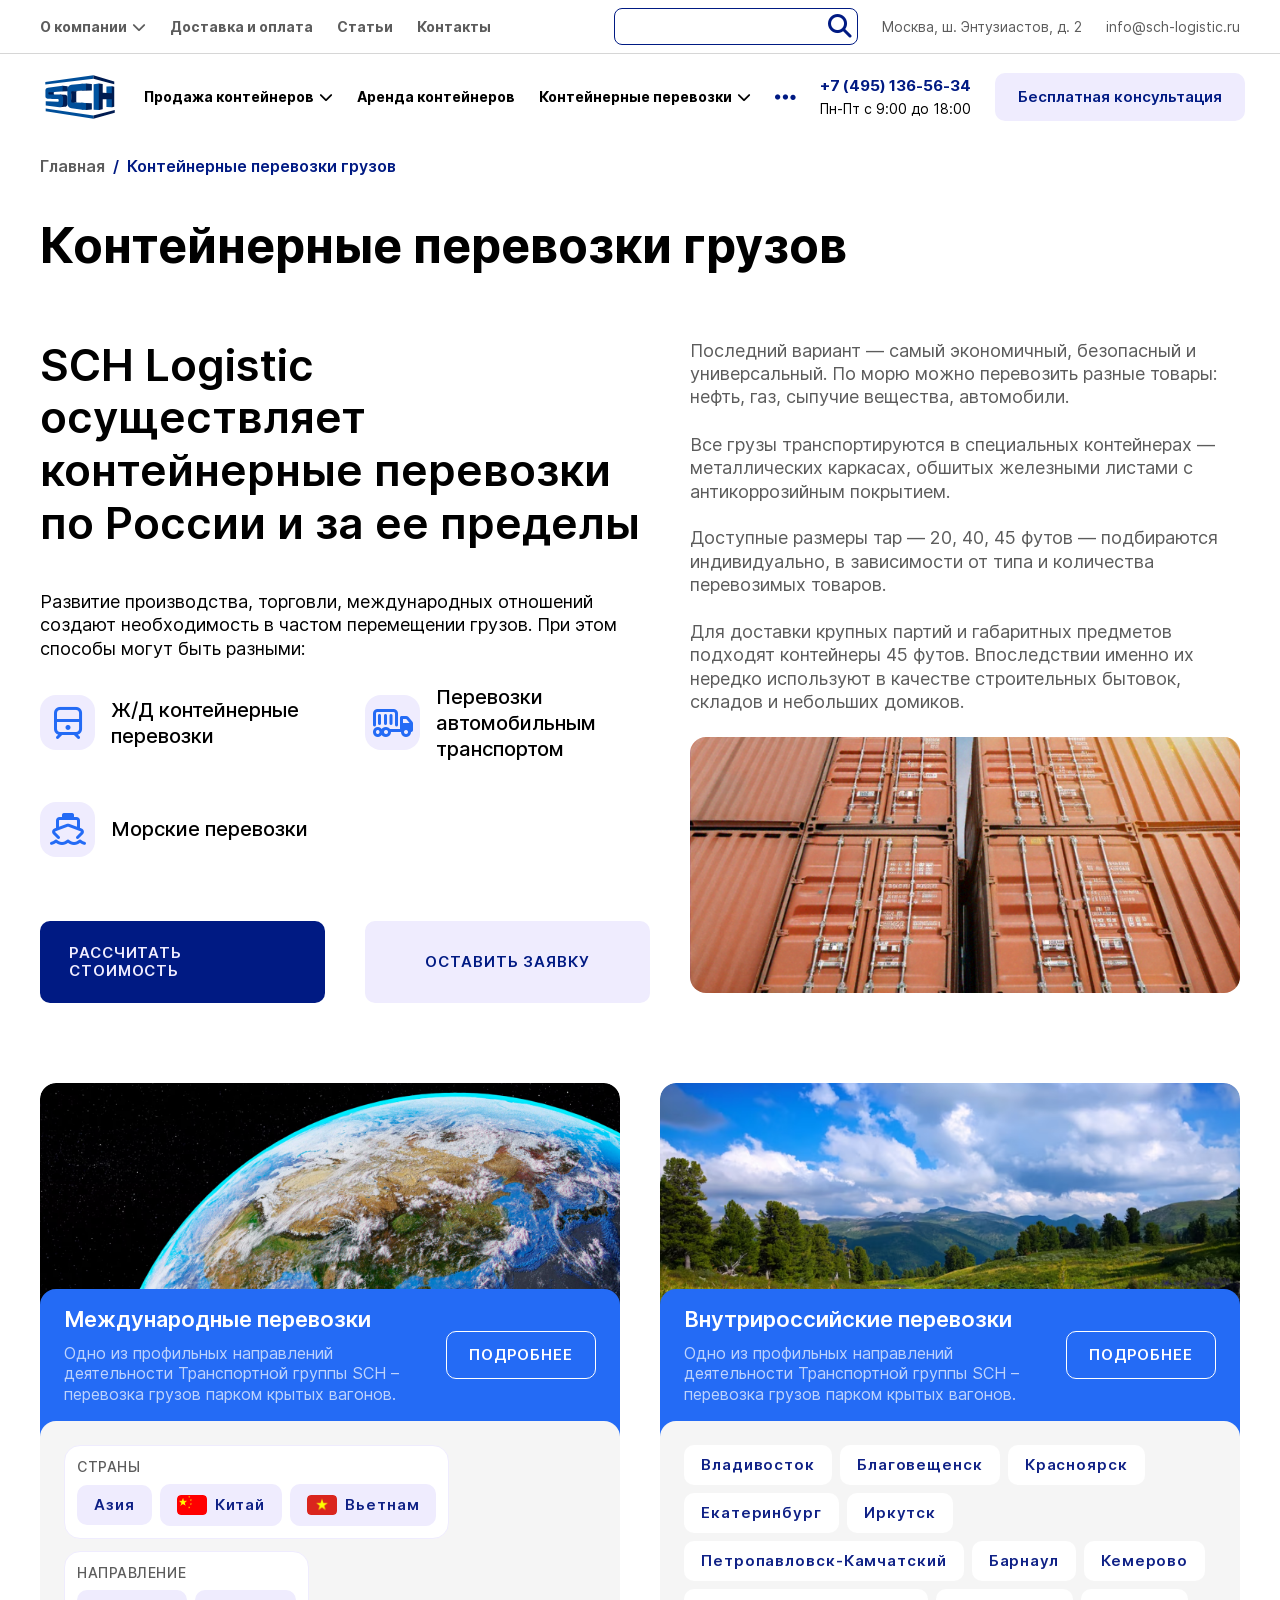
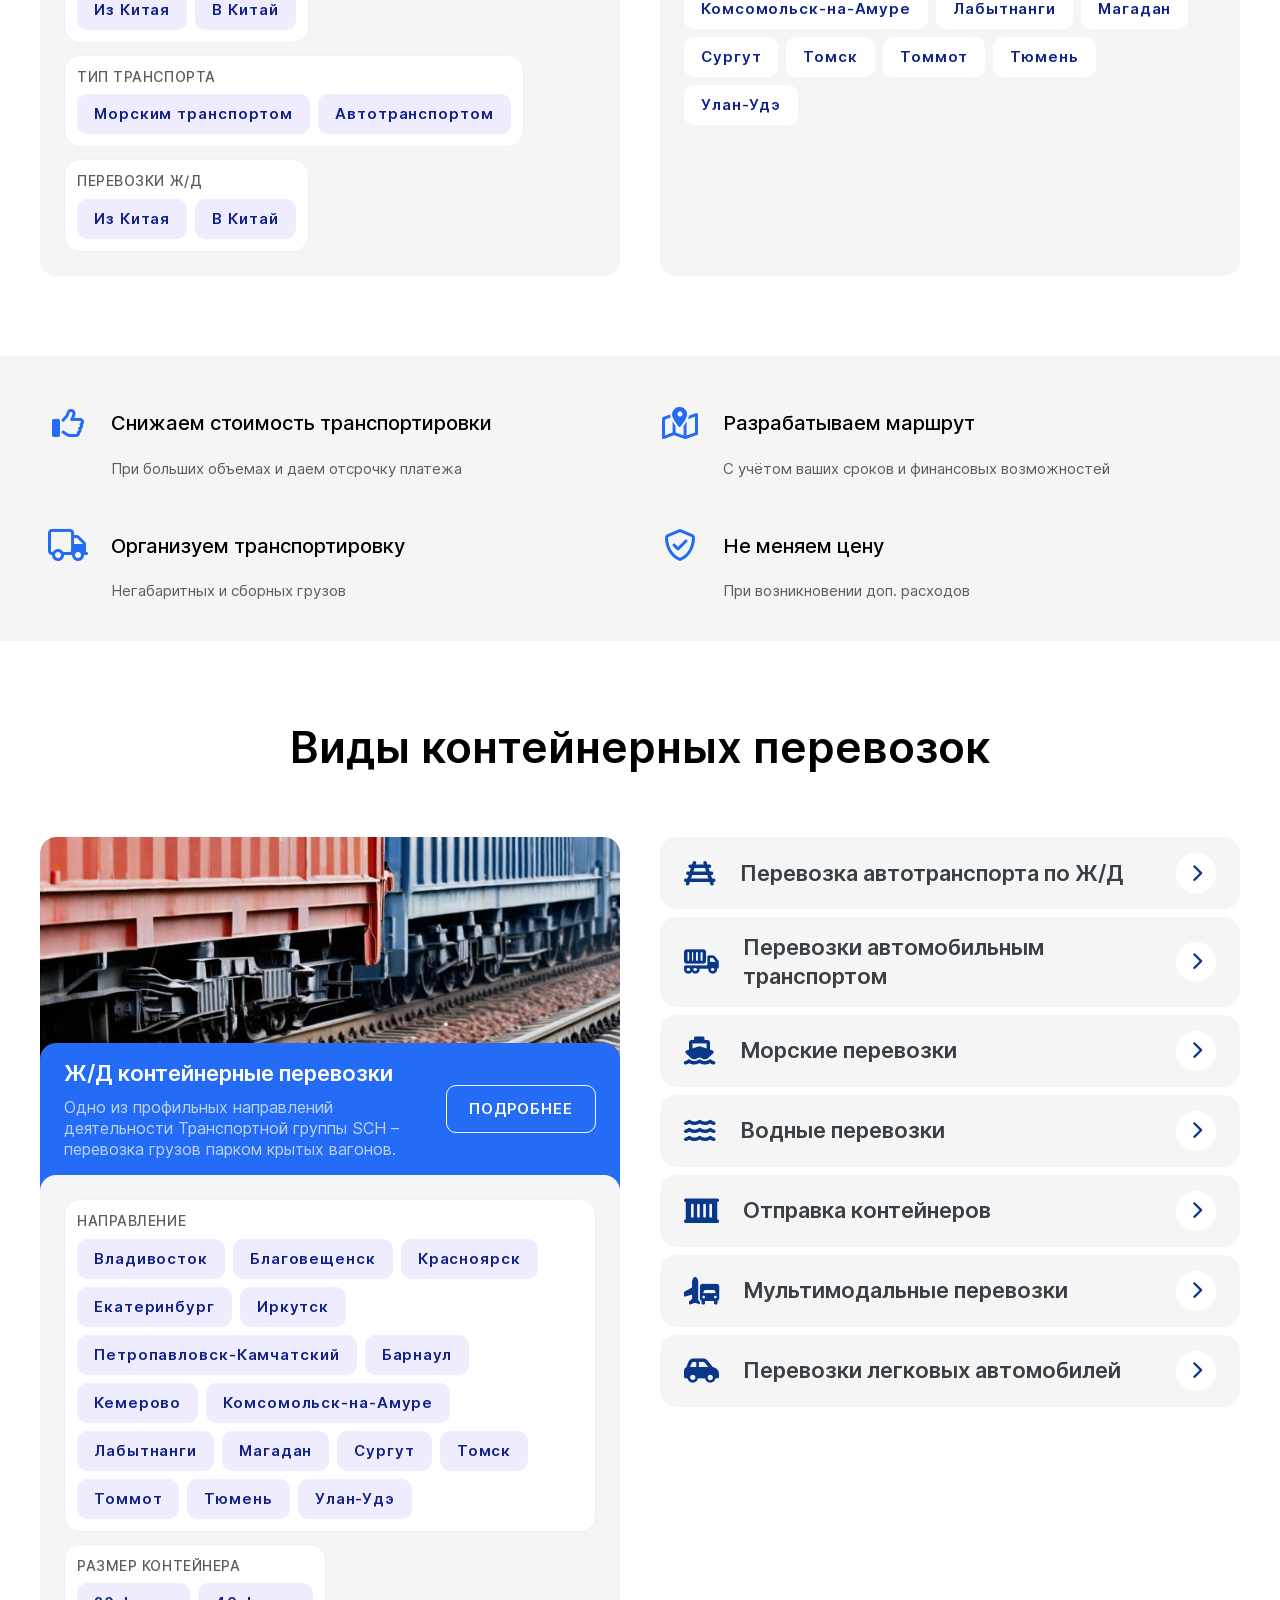
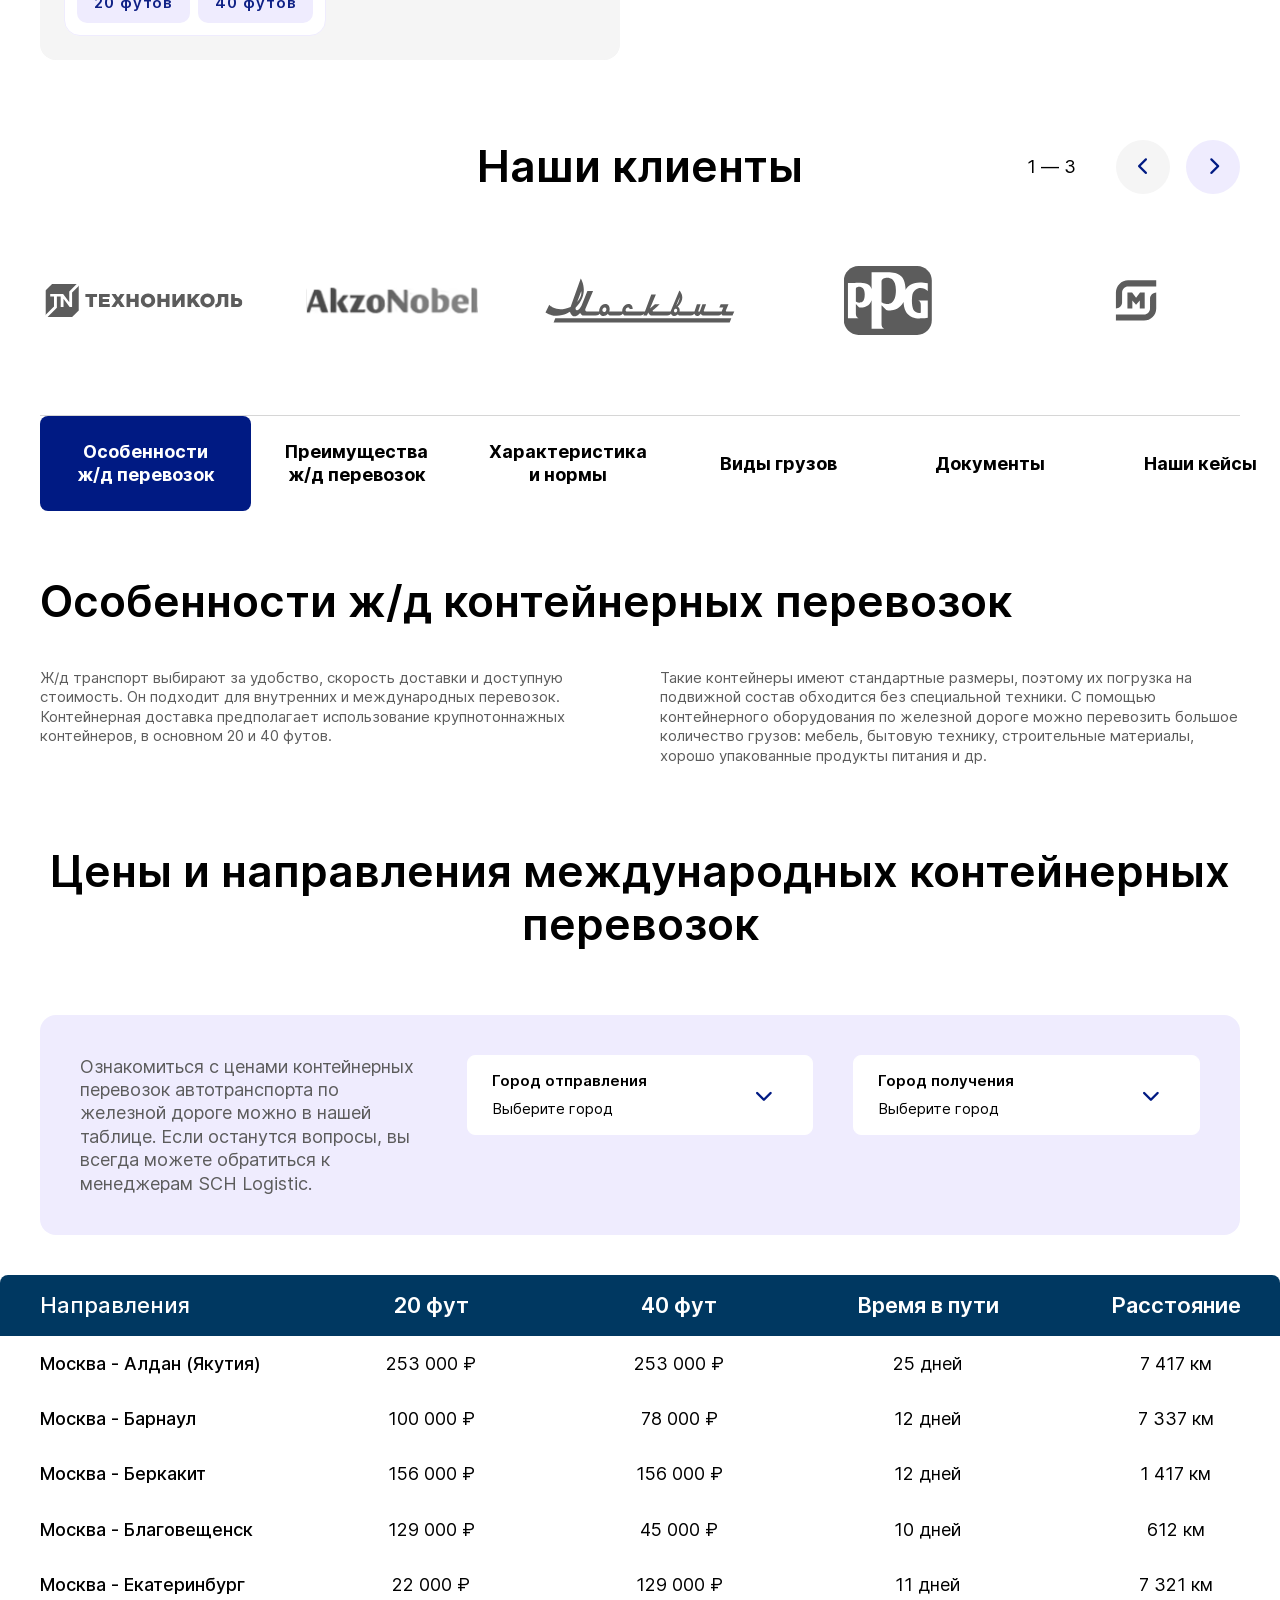
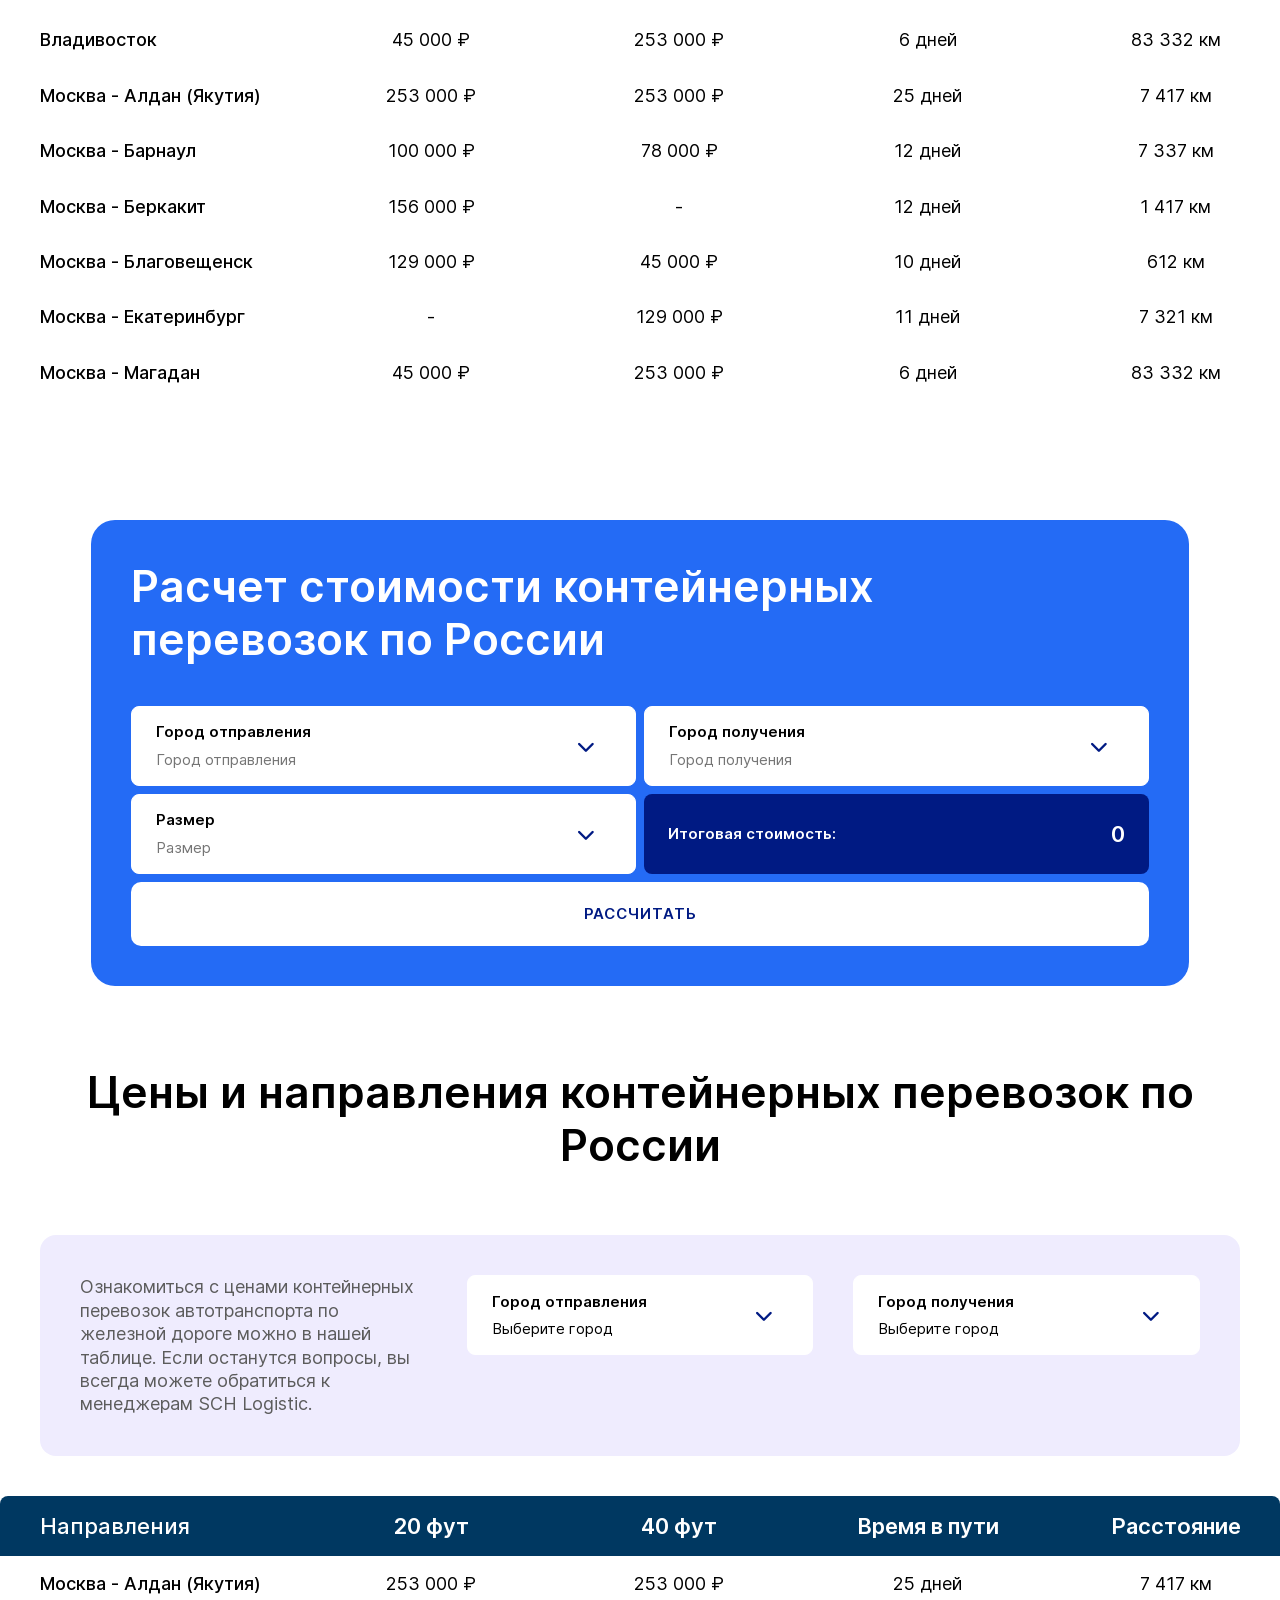
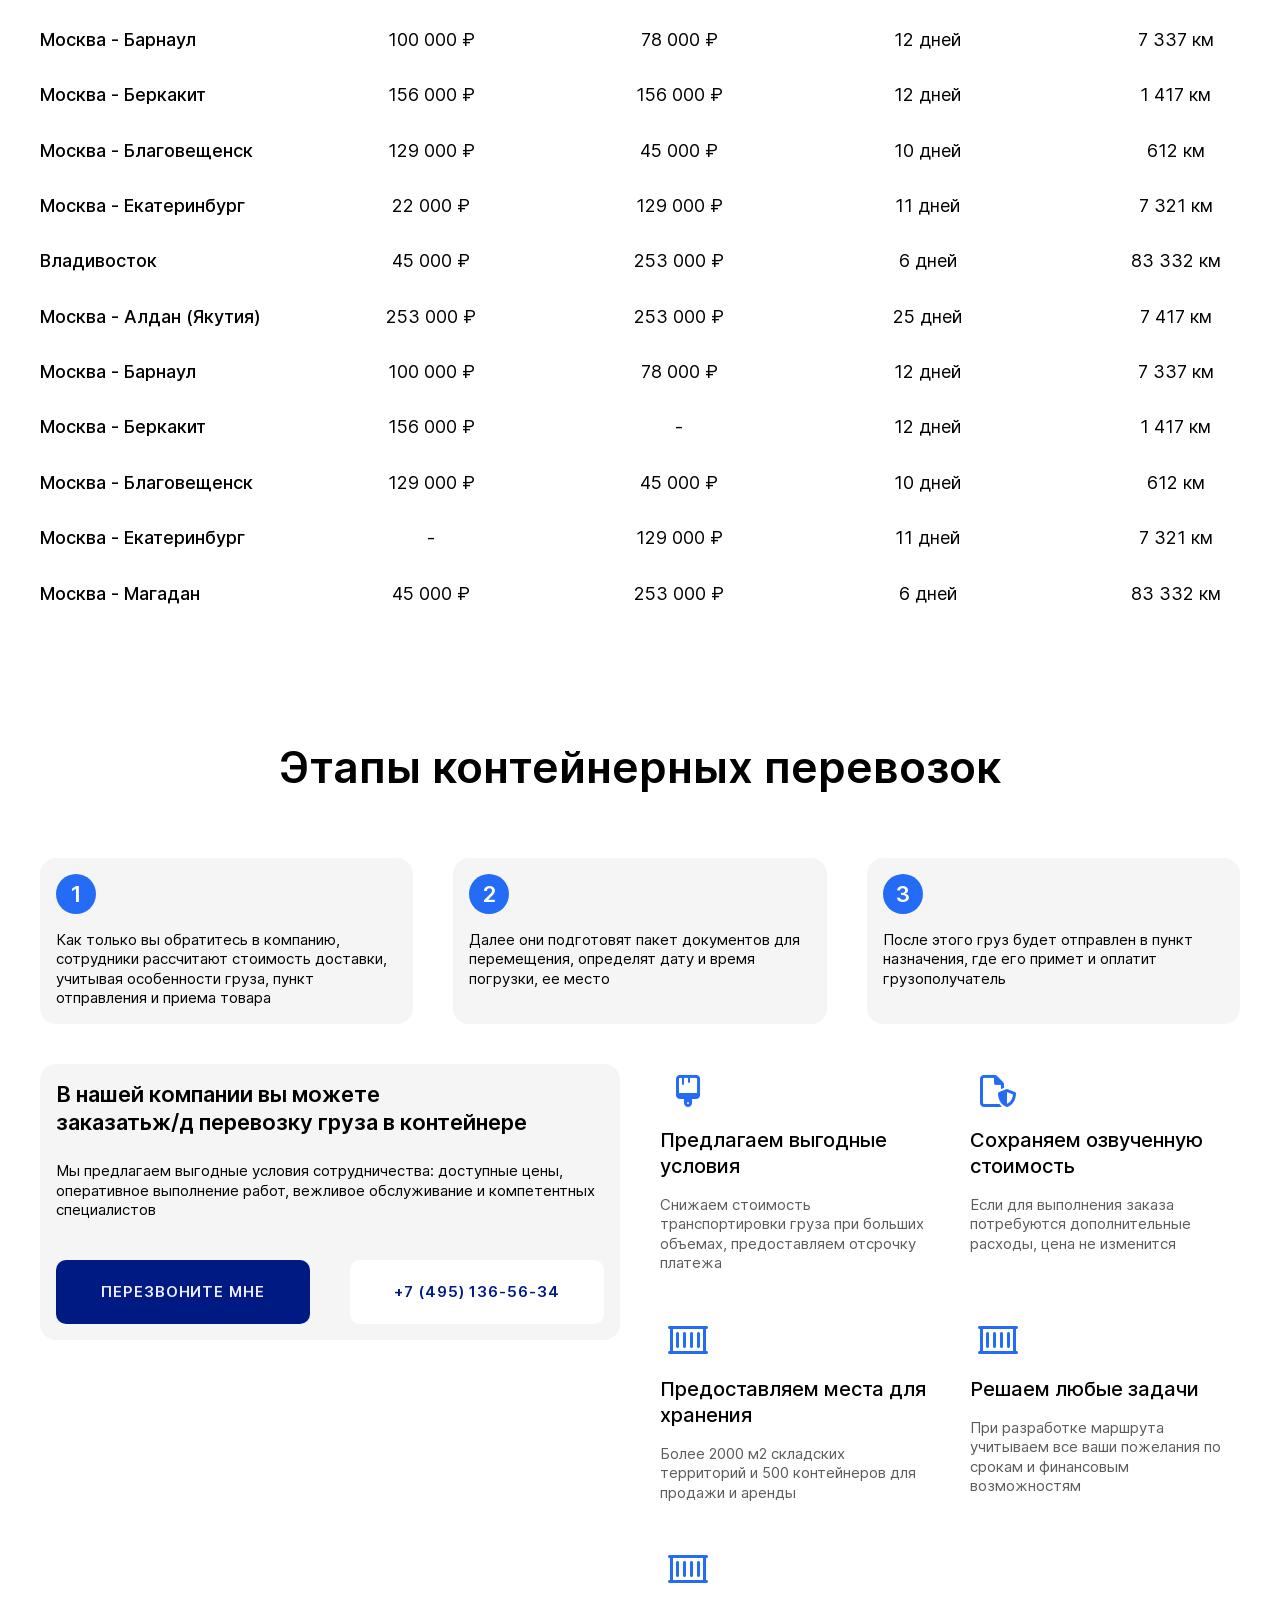
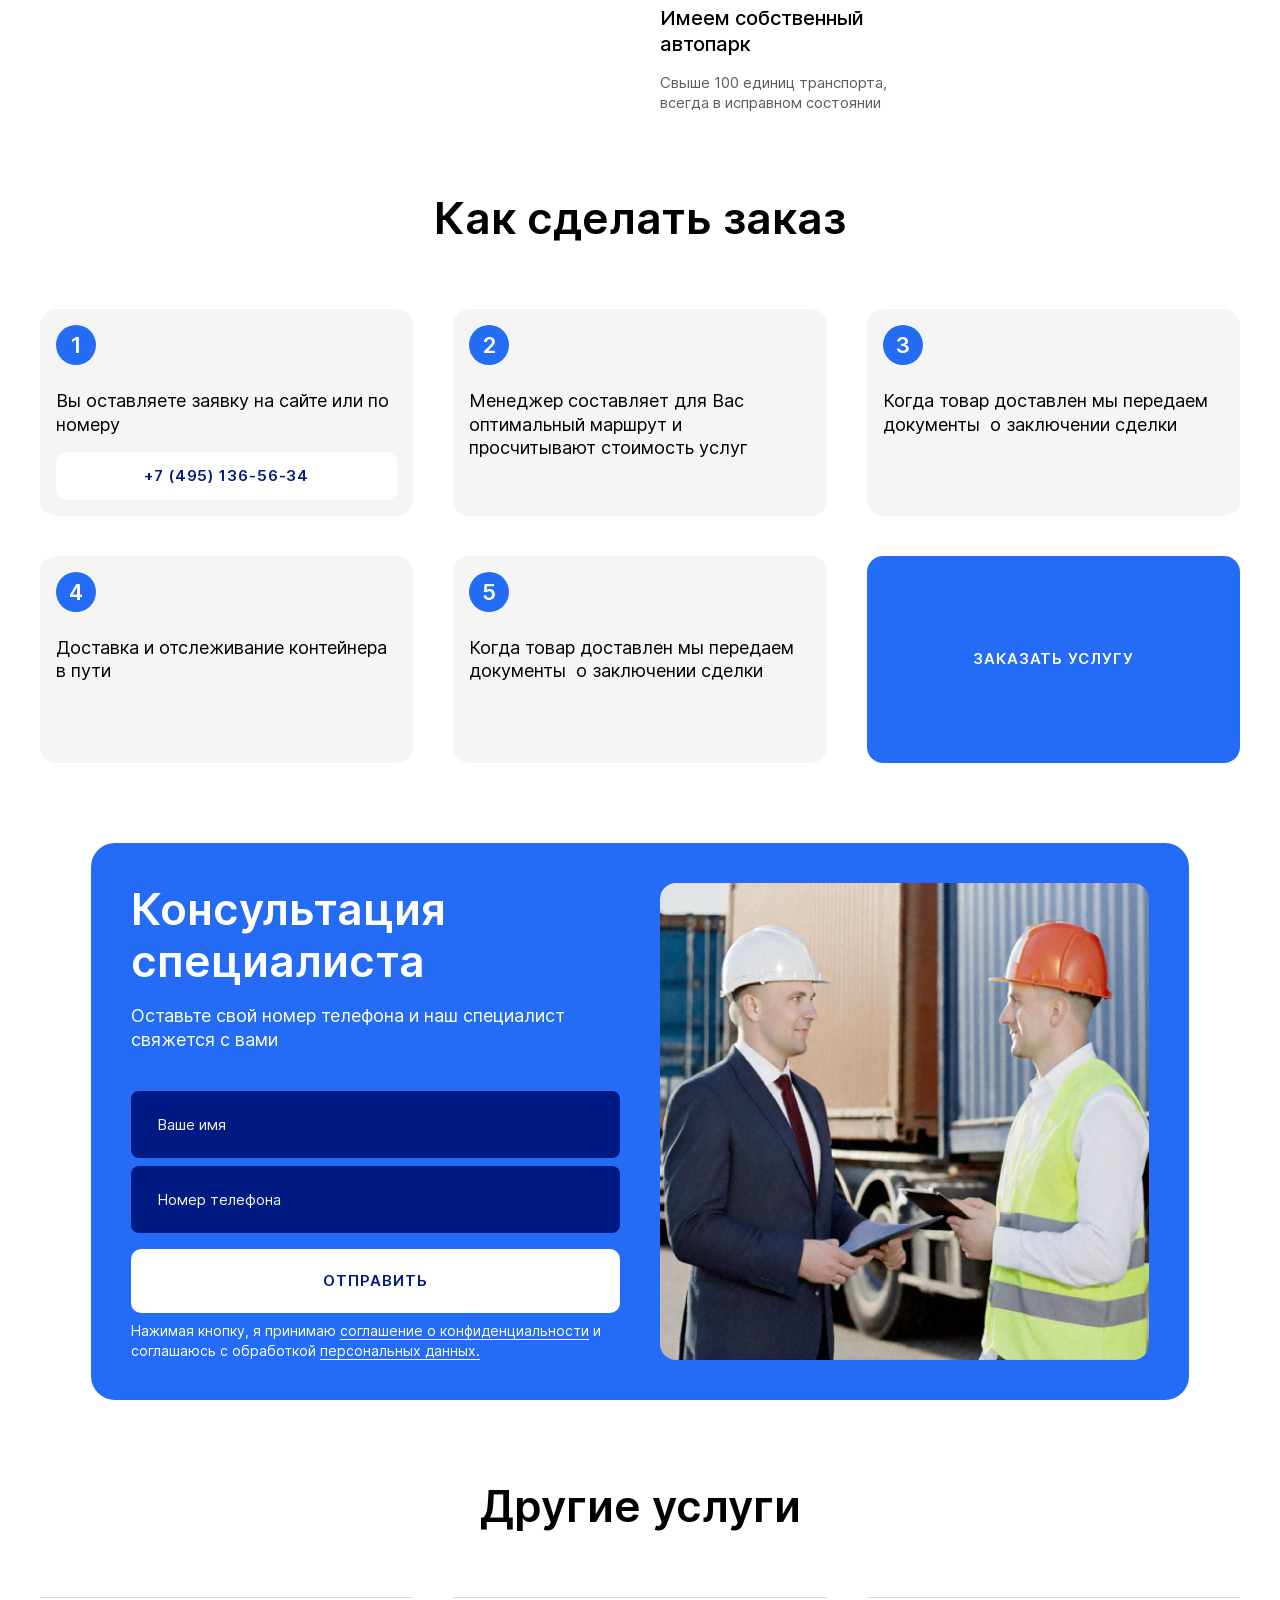
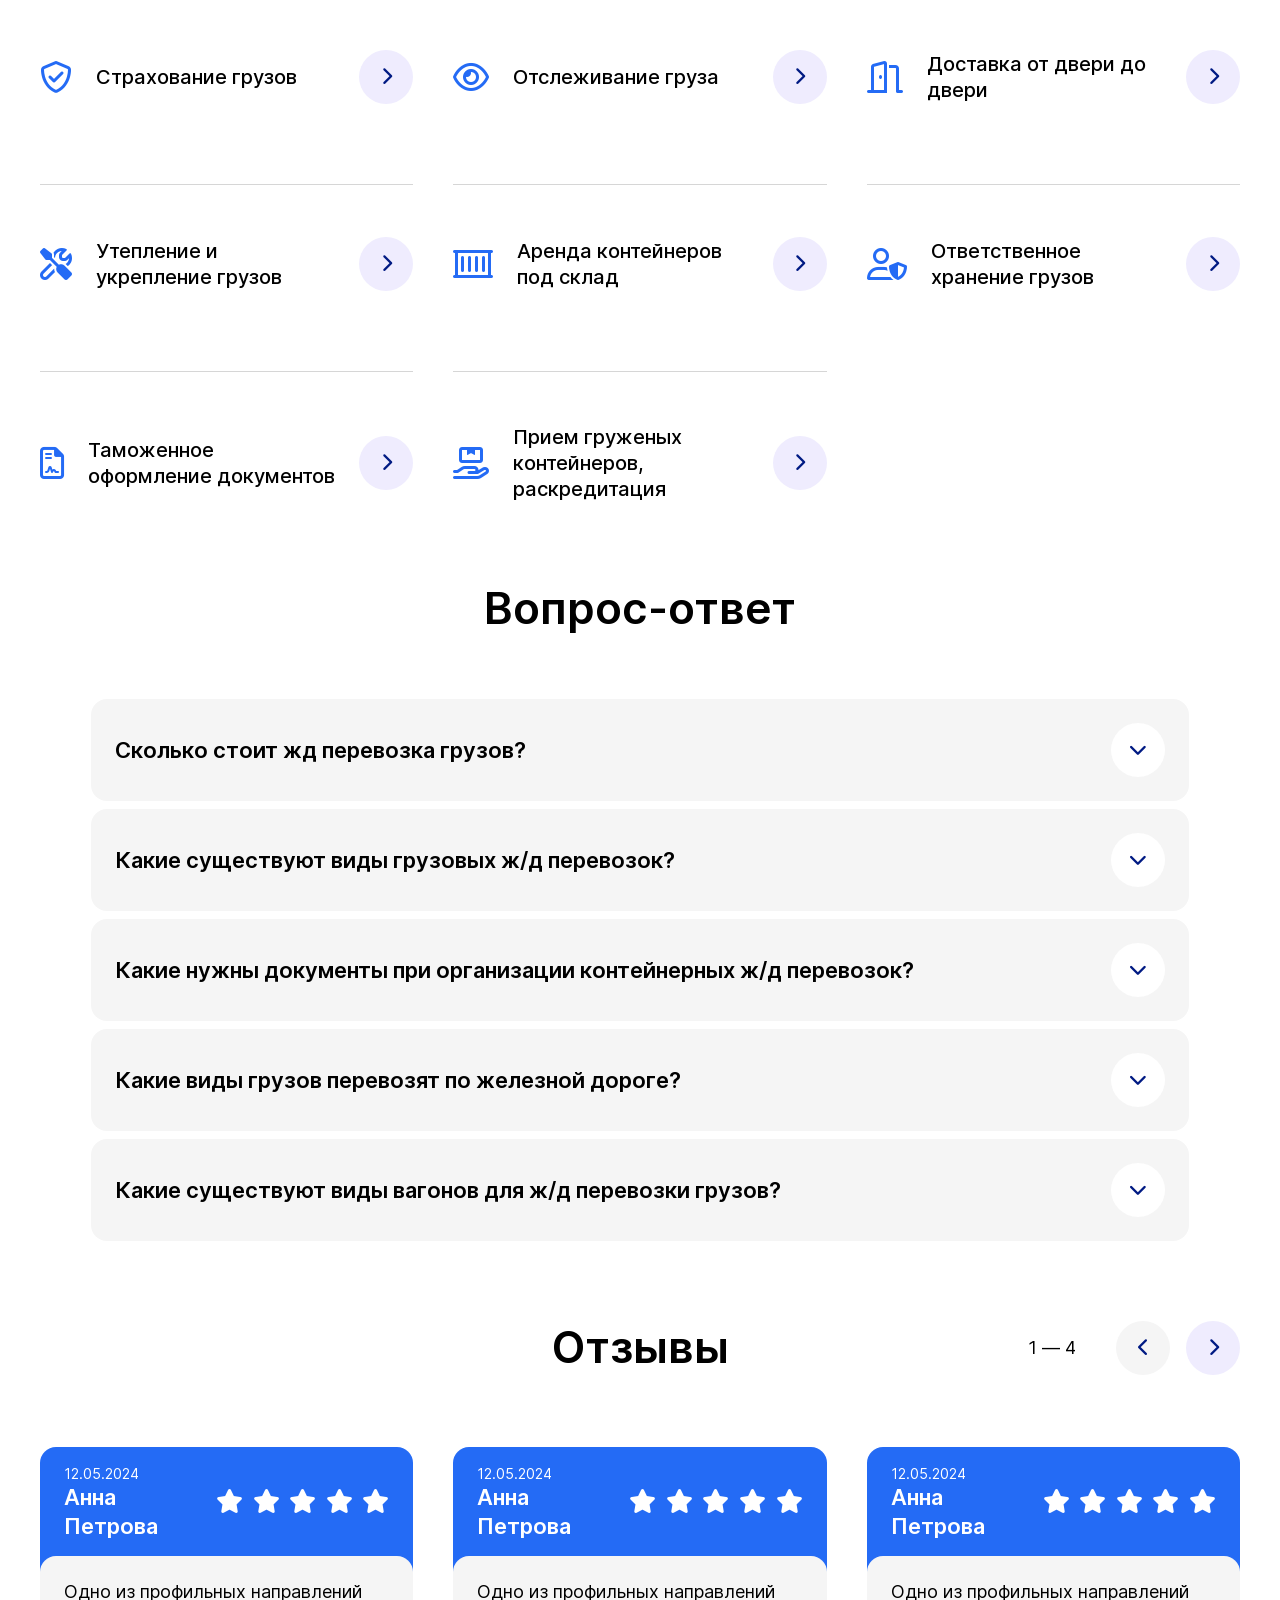
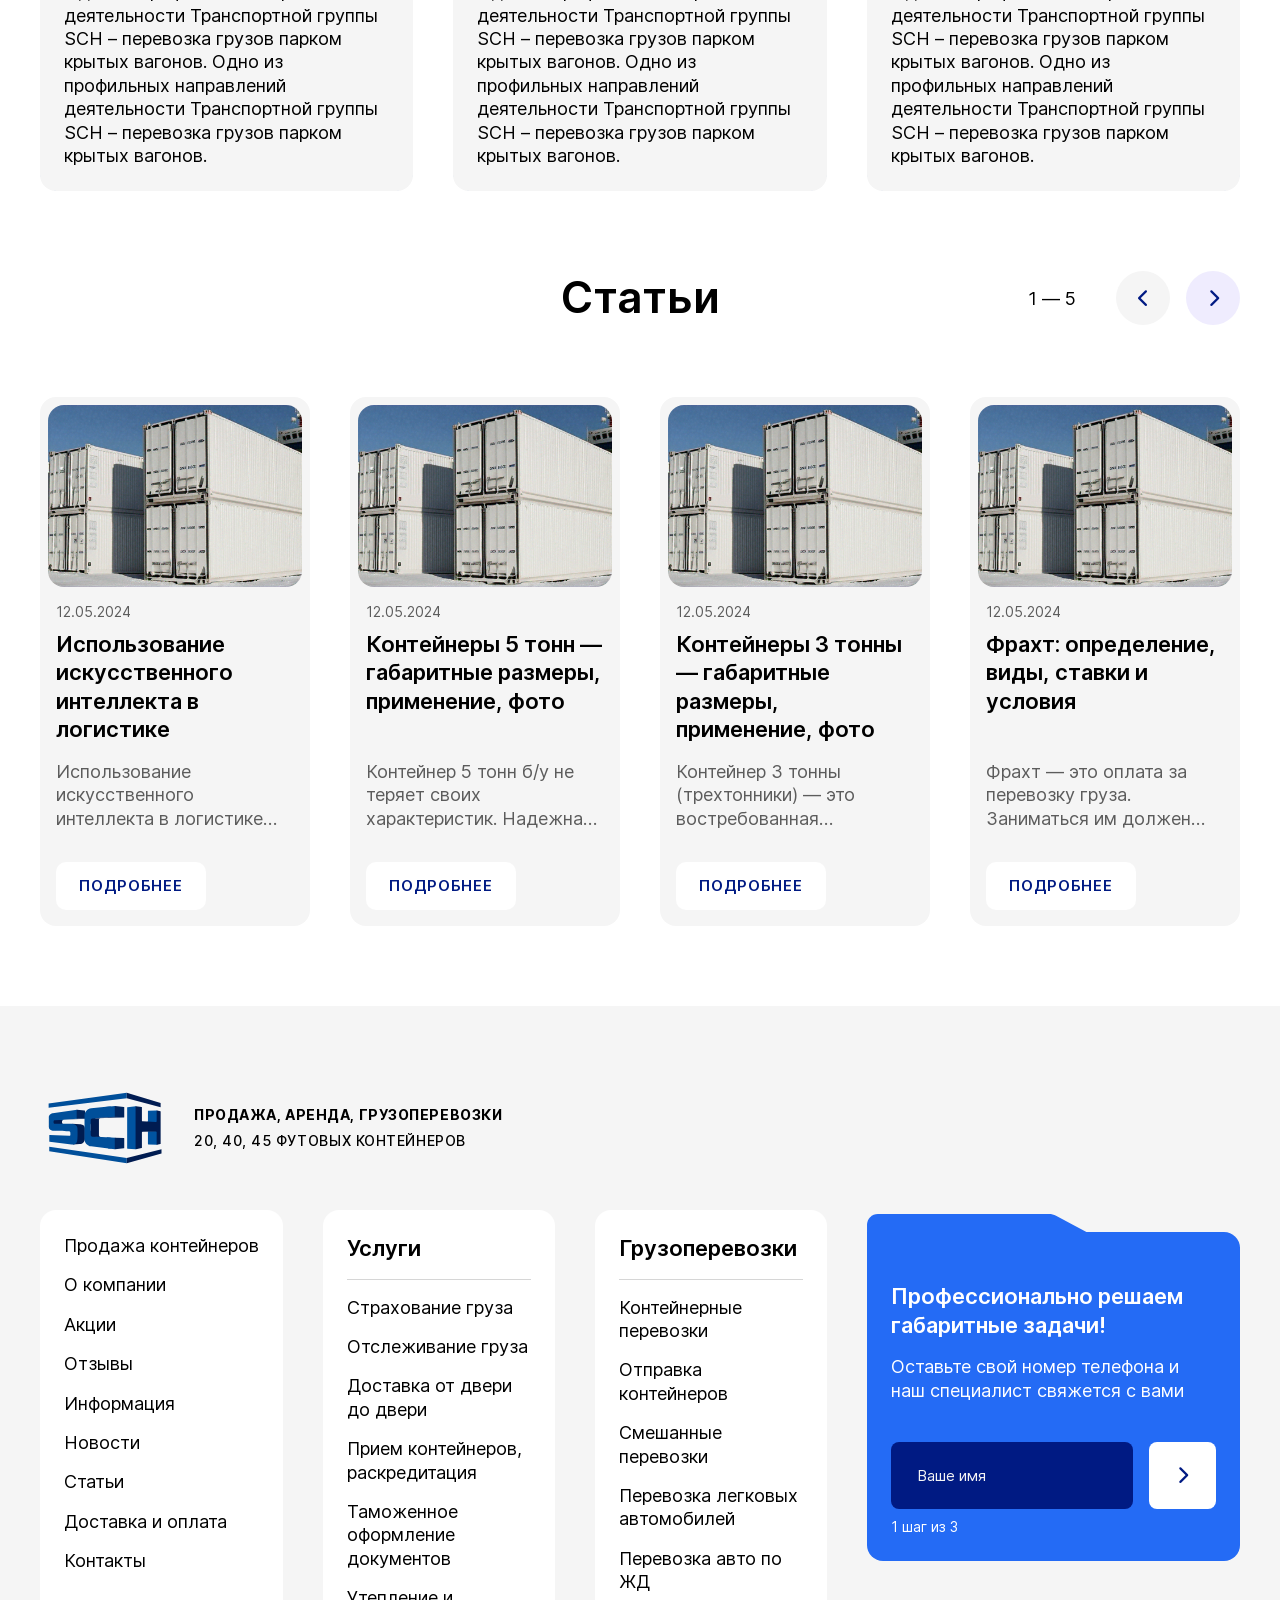
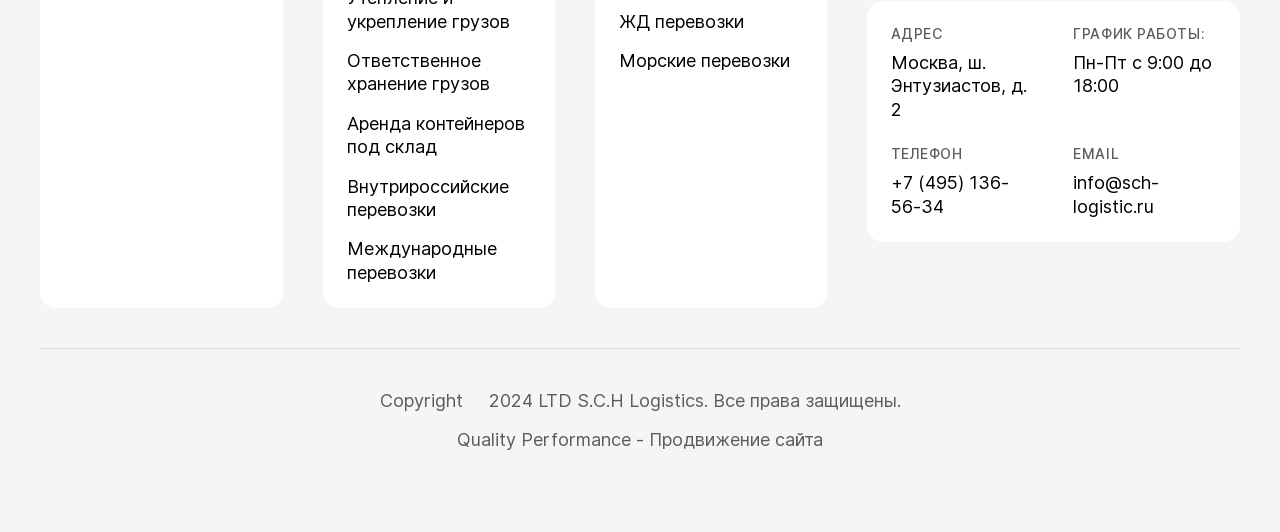
<file: cont-transport.html>
<!DOCTYPE html>
  <html lang="ru">
    <head>
      <meta charset="utf-8"></meta>
      <meta name="viewport" content="width=device-width, initial-scale=1"></meta>
      <link rel="icon" type="image/x-icon" href="demo.svg"></link>
      <link rel="stylesheet" href="./assets/css/styles.css"></link>
      <title>Контейнерные перевозки грузов</title>
      <meta name="description" content="Одна из страниц проекта , предлагаем ознакомиться с программой"></meta>
    </head>
    <body>
      <header class="header">
        <div class="header__top">
          <div class="container header__top-container">
            <ul class="header__top-left">
              <li class="header-submenu">
                <div data-id="panel">
                  <a href="javascript:void(0)">О компании</a>
                  <i class="fa-solid fa-chevron-down"></i>
                </div>
                <div class="header-submenu__body header-submenu__body--short" data-id="body">
                  <a href="javascript:void(0)">Акции</a>
                  <a href="javascript:void(0)">Отзывы</a>
                  <a href="javascript:void(0)">Информация</a>
                  <a href="javascript:void(0)">Статьи</a>
                </div>
              </li>
              <li class="header-submenu">
                <div data-id="panel">
                  <a href="javascript:void(0)">Доставка и оплата</a>
                </div>
              </li>
              <li class="header-submenu">
                <div data-id="panel">
                  <a href="javascript:void(0)">Статьи</a>
                </div>
              </li>
              <li class="header-submenu" data-header-contacts>
                <div data-id="panel">
                  <a href="javascript:void(0)">Контакты</a>
                </div>
              </li>
            </ul>
            <div class="header__top-right">
              <form class="header-search">
                <label class="header-search__label">
                  <input type="search" class="header-search__input"></input>
                  <button type="submit">
                    <i class="fa-solid fa-magnifying-glass"></i>
                  </button>
                </label>
              </form>
              <p>Москва, ш. Энтузиастов, д. 2</p>
              <a href="#">info@sch-logistic.ru</a>
            </div>
          </div>
        </div>
        <div class="header__bottom">
          <div class="container header__bottom-container">
            <a href="index.html" class="logo">
              <img src="modules/logo/demo.svg" alt=""></img>
            </a>
            <nav class="header__menu">
              <ul class="header__menu-wrap">
                <li class="header-submenu">
                  <div data-id="panel">
                    <a href="javascript:void(0)">Продажа контейнеров</a>
                    <i class="fa-solid fa-chevron-down"></i>
                  </div>
                  <div class="header-submenu__body" data-id="body">
                    <ul class="submenu-content">
                      <li class="submenu-content__item">
                        <div class="submenu-content__item-panel" data-id="panel">
                          <a href="javascript:void(0)">Сухогрузные морские контейнеры</a>
                          <i class="fa-regular fa-chevron-right"></i>
                        </div>
                        <ul class="submenu-content__body" data-id="body">
                          <li class="submenu-content__item">
                            <div class="submenu-content__item-panel" data-id="panel">
                              <a href="javascript:void(0)">20 футов</a>
                              <i class="fa-regular fa-chevron-right"></i>
                            </div>
                            <ul class="submenu-content__body" data-id="body">
                              <li class="submenu-content__item">
                                <a href="javascript:void(0)">Б/у</a>
                              </li>
                              <li class="submenu-content__item">
                                <a href="javascript:void(0)">Новый</a>
                              </li>
                              <li class="submenu-content__item">
                                <a href="javascript:void(0)">Dry Cube стандартные</a>
                              </li>
                              <li class="submenu-content__item">
                                <a href="javascript:void(0)">High Cube высокие</a>
                              </li>
                              <li class="submenu-content__item">
                                <a href="javascript:void(0)">Open Top открытые</a>
                              </li>
                              <li class="submenu-content__item">
                                <a href="javascript:void(0)">Hard Top</a>
                              </li>
                            </ul>
                          </li>
                          <li class="submenu-content__item">
                            <div class="submenu-content__item-panel" data-id="panel">
                              <a href="javascript:void(0)">30 футов</a>
                              <i class="fa-regular fa-chevron-right"></i>
                            </div>
                            <ul class="submenu-content__body" data-id="body">
                              <li class="submenu-content__item">
                                <a href="javascript:void(0)">Б/у</a>
                              </li>
                              <li class="submenu-content__item">
                                <a href="javascript:void(0)">Новый</a>
                              </li>
                              <li class="submenu-content__item">
                                <a href="javascript:void(0)">Dry Cube стандартные</a>
                              </li>
                              <li class="submenu-content__item">
                                <a href="javascript:void(0)">High Cube высокие</a>
                              </li>
                              <li class="submenu-content__item">
                                <a href="javascript:void(0)">Open Top открытые</a>
                              </li>
                              <li class="submenu-content__item">
                                <a href="javascript:void(0)">Hard Top</a>
                              </li>
                            </ul>
                          </li>
                        </ul>
                      </li>
                      <li class="submenu-content__item">
                        <div class="submenu-content__item-panel" data-id="panel">
                          <a href="javascript:void(0)">Рефрижераторные контейнеры</a>
                          <i class="fa-regular fa-chevron-right"></i>
                        </div>
                        <ul class="submenu-content__body" data-id="body">
                          <li class="submenu-content__item">
                            <div class="submenu-content__item-panel" data-id="panel">
                              <a href="javascript:void(0)">20 футов</a>
                              <i class="fa-regular fa-chevron-right"></i>
                            </div>
                            <ul class="submenu-content__body" data-id="body">
                              <li class="submenu-content__item">
                                <a href="javascript:void(0)">Б/у</a>
                              </li>
                              <li class="submenu-content__item">
                                <a href="javascript:void(0)">Новый</a>
                              </li>
                              <li class="submenu-content__item">
                                <a href="javascript:void(0)">Dry Cube стандартные</a>
                              </li>
                              <li class="submenu-content__item">
                                <a href="javascript:void(0)">High Cube высокие</a>
                              </li>
                              <li class="submenu-content__item">
                                <a href="javascript:void(0)">Open Top открытые</a>
                              </li>
                              <li class="submenu-content__item">
                                <a href="javascript:void(0)">Hard Top</a>
                              </li>
                            </ul>
                          </li>
                          <li class="submenu-content__item">
                            <div class="submenu-content__item-panel" data-id="panel">
                              <a href="javascript:void(0)">30 футов</a>
                              <i class="fa-regular fa-chevron-right"></i>
                            </div>
                            <ul class="submenu-content__body" data-id="body">
                              <li class="submenu-content__item">
                                <a href="javascript:void(0)">Б/у</a>
                              </li>
                              <li class="submenu-content__item">
                                <a href="javascript:void(0)">Новый</a>
                              </li>
                              <li class="submenu-content__item">
                                <a href="javascript:void(0)">Dry Cube стандартные</a>
                              </li>
                              <li class="submenu-content__item">
                                <a href="javascript:void(0)">High Cube высокие</a>
                              </li>
                              <li class="submenu-content__item">
                                <a href="javascript:void(0)">Open Top открытые</a>
                              </li>
                              <li class="submenu-content__item">
                                <a href="javascript:void(0)">Hard Top</a>
                              </li>
                            </ul>
                          </li>
                        </ul>
                      </li>
                      <li class="submenu-content__item">
                        <div class="submenu-content__item-panel" data-id="panel">
                          <a href="javascript:void(0)">Морской контейнер 6 метров</a>
                          <i class="fa-regular fa-chevron-right"></i>
                        </div>
                        <ul class="submenu-content__body" data-id="body">
                          <li class="submenu-content__item">
                            <div class="submenu-content__item-panel" data-id="panel">
                              <a href="javascript:void(0)">20 футов</a>
                              <i class="fa-regular fa-chevron-right"></i>
                            </div>
                            <ul class="submenu-content__body" data-id="body">
                              <li class="submenu-content__item">
                                <a href="javascript:void(0)">Б/у</a>
                              </li>
                              <li class="submenu-content__item">
                                <a href="javascript:void(0)">Новый</a>
                              </li>
                              <li class="submenu-content__item">
                                <a href="javascript:void(0)">Dry Cube стандартные</a>
                              </li>
                              <li class="submenu-content__item">
                                <a href="javascript:void(0)">High Cube высокие</a>
                              </li>
                              <li class="submenu-content__item">
                                <a href="javascript:void(0)">Open Top открытые</a>
                              </li>
                              <li class="submenu-content__item">
                                <a href="javascript:void(0)">Hard Top</a>
                              </li>
                            </ul>
                          </li>
                          <li class="submenu-content__item">
                            <div class="submenu-content__item-panel" data-id="panel">
                              <a href="javascript:void(0)">30 футов</a>
                              <i class="fa-regular fa-chevron-right"></i>
                            </div>
                            <ul class="submenu-content__body" data-id="body">
                              <li class="submenu-content__item">
                                <a href="javascript:void(0)">Б/у</a>
                              </li>
                              <li class="submenu-content__item">
                                <a href="javascript:void(0)">Новый</a>
                              </li>
                              <li class="submenu-content__item">
                                <a href="javascript:void(0)">Dry Cube стандартные</a>
                              </li>
                              <li class="submenu-content__item">
                                <a href="javascript:void(0)">High Cube высокие</a>
                              </li>
                              <li class="submenu-content__item">
                                <a href="javascript:void(0)">Open Top открытые</a>
                              </li>
                              <li class="submenu-content__item">
                                <a href="javascript:void(0)">Hard Top</a>
                              </li>
                            </ul>
                          </li>
                        </ul>
                      </li>
                      <li class="submenu-content__item">
                        <div class="submenu-content__item-panel" data-id="panel">
                          <a href="javascript:void(0)">Морской контейнер 12 метров</a>
                          <i class="fa-regular fa-chevron-right"></i>
                        </div>
                        <ul class="submenu-content__body" data-id="body">
                          <li class="submenu-content__item">
                            <div class="submenu-content__item-panel" data-id="panel">
                              <a href="javascript:void(0)">20 футов</a>
                              <i class="fa-regular fa-chevron-right"></i>
                            </div>
                            <ul class="submenu-content__body" data-id="body">
                              <li class="submenu-content__item">
                                <a href="javascript:void(0)">Б/у</a>
                              </li>
                              <li class="submenu-content__item">
                                <a href="javascript:void(0)">Новый</a>
                              </li>
                              <li class="submenu-content__item">
                                <a href="javascript:void(0)">Dry Cube стандартные</a>
                              </li>
                              <li class="submenu-content__item">
                                <a href="javascript:void(0)">High Cube высокие</a>
                              </li>
                              <li class="submenu-content__item">
                                <a href="javascript:void(0)">Open Top открытые</a>
                              </li>
                              <li class="submenu-content__item">
                                <a href="javascript:void(0)">Hard Top</a>
                              </li>
                            </ul>
                          </li>
                          <li class="submenu-content__item">
                            <div class="submenu-content__item-panel" data-id="panel">
                              <a href="javascript:void(0)">30 футов</a>
                              <i class="fa-regular fa-chevron-right"></i>
                            </div>
                            <ul class="submenu-content__body" data-id="body">
                              <li class="submenu-content__item">
                                <a href="javascript:void(0)">Б/у</a>
                              </li>
                              <li class="submenu-content__item">
                                <a href="javascript:void(0)">Новый</a>
                              </li>
                              <li class="submenu-content__item">
                                <a href="javascript:void(0)">Dry Cube стандартные</a>
                              </li>
                              <li class="submenu-content__item">
                                <a href="javascript:void(0)">High Cube высокие</a>
                              </li>
                              <li class="submenu-content__item">
                                <a href="javascript:void(0)">Open Top открытые</a>
                              </li>
                              <li class="submenu-content__item">
                                <a href="javascript:void(0)">Hard Top</a>
                              </li>
                            </ul>
                          </li>
                        </ul>
                      </li>
                      <li class="submenu-content__item">
                        <div class="submenu-content__item-panel" data-id="panel">
                          <a href="javascript:void(0)">Списанные контейнеры</a>
                          <i class="fa-regular fa-chevron-right"></i>
                        </div>
                        <ul class="submenu-content__body" data-id="body">
                          <li class="submenu-content__item">
                            <div class="submenu-content__item-panel" data-id="panel">
                              <a href="javascript:void(0)">20 футов</a>
                              <i class="fa-regular fa-chevron-right"></i>
                            </div>
                            <ul class="submenu-content__body" data-id="body">
                              <li class="submenu-content__item">
                                <a href="javascript:void(0)">Б/у</a>
                              </li>
                              <li class="submenu-content__item">
                                <a href="javascript:void(0)">Новый</a>
                              </li>
                              <li class="submenu-content__item">
                                <a href="javascript:void(0)">Dry Cube стандартные</a>
                              </li>
                              <li class="submenu-content__item">
                                <a href="javascript:void(0)">High Cube высокие</a>
                              </li>
                              <li class="submenu-content__item">
                                <a href="javascript:void(0)">Open Top открытые</a>
                              </li>
                              <li class="submenu-content__item">
                                <a href="javascript:void(0)">Hard Top</a>
                              </li>
                            </ul>
                          </li>
                          <li class="submenu-content__item">
                            <div class="submenu-content__item-panel" data-id="panel">
                              <a href="javascript:void(0)">30 футов</a>
                              <i class="fa-regular fa-chevron-right"></i>
                            </div>
                            <ul class="submenu-content__body" data-id="body">
                              <li class="submenu-content__item">
                                <a href="javascript:void(0)">Б/у</a>
                              </li>
                              <li class="submenu-content__item">
                                <a href="javascript:void(0)">Новый</a>
                              </li>
                              <li class="submenu-content__item">
                                <a href="javascript:void(0)">Dry Cube стандартные</a>
                              </li>
                              <li class="submenu-content__item">
                                <a href="javascript:void(0)">High Cube высокие</a>
                              </li>
                              <li class="submenu-content__item">
                                <a href="javascript:void(0)">Open Top открытые</a>
                              </li>
                              <li class="submenu-content__item">
                                <a href="javascript:void(0)">Hard Top</a>
                              </li>
                            </ul>
                          </li>
                        </ul>
                      </li>
                      <li class="submenu-content__item">
                        <div class="submenu-content__item-panel" data-id="panel">
                          <a href="javascript:void(0)">Морские контейнеры оптом</a>
                          <i class="fa-regular fa-chevron-right"></i>
                        </div>
                        <ul class="submenu-content__body" data-id="body">
                          <li class="submenu-content__item">
                            <div class="submenu-content__item-panel" data-id="panel">
                              <a href="javascript:void(0)">20 футов</a>
                              <i class="fa-regular fa-chevron-right"></i>
                            </div>
                            <ul class="submenu-content__body" data-id="body">
                              <li class="submenu-content__item">
                                <a href="javascript:void(0)">Б/у</a>
                              </li>
                              <li class="submenu-content__item">
                                <a href="javascript:void(0)">Новый</a>
                              </li>
                              <li class="submenu-content__item">
                                <a href="javascript:void(0)">Dry Cube стандартные</a>
                              </li>
                              <li class="submenu-content__item">
                                <a href="javascript:void(0)">High Cube высокие</a>
                              </li>
                              <li class="submenu-content__item">
                                <a href="javascript:void(0)">Open Top открытые</a>
                              </li>
                              <li class="submenu-content__item">
                                <a href="javascript:void(0)">Hard Top</a>
                              </li>
                            </ul>
                          </li>
                          <li class="submenu-content__item">
                            <div class="submenu-content__item-panel" data-id="panel">
                              <a href="javascript:void(0)">30 футов</a>
                              <i class="fa-regular fa-chevron-right"></i>
                            </div>
                            <ul class="submenu-content__body" data-id="body">
                              <li class="submenu-content__item">
                                <a href="javascript:void(0)">Б/у</a>
                              </li>
                              <li class="submenu-content__item">
                                <a href="javascript:void(0)">Новый</a>
                              </li>
                              <li class="submenu-content__item">
                                <a href="javascript:void(0)">Dry Cube стандартные</a>
                              </li>
                              <li class="submenu-content__item">
                                <a href="javascript:void(0)">High Cube высокие</a>
                              </li>
                              <li class="submenu-content__item">
                                <a href="javascript:void(0)">Open Top открытые</a>
                              </li>
                              <li class="submenu-content__item">
                                <a href="javascript:void(0)">Hard Top</a>
                              </li>
                            </ul>
                          </li>
                        </ul>
                      </li>
                      <li class="submenu-content__item">
                        <div class="submenu-content__item-panel" data-id="panel">
                          <a href="javascript:void(0)">Контейнеры Dry Cube</a>
                          <i class="fa-regular fa-chevron-right"></i>
                        </div>
                        <ul class="submenu-content__body" data-id="body">
                          <li class="submenu-content__item">
                            <div class="submenu-content__item-panel" data-id="panel">
                              <a href="javascript:void(0)">20 футов</a>
                              <i class="fa-regular fa-chevron-right"></i>
                            </div>
                            <ul class="submenu-content__body" data-id="body">
                              <li class="submenu-content__item">
                                <a href="javascript:void(0)">Б/у</a>
                              </li>
                              <li class="submenu-content__item">
                                <a href="javascript:void(0)">Новый</a>
                              </li>
                              <li class="submenu-content__item">
                                <a href="javascript:void(0)">Dry Cube стандартные</a>
                              </li>
                              <li class="submenu-content__item">
                                <a href="javascript:void(0)">High Cube высокие</a>
                              </li>
                              <li class="submenu-content__item">
                                <a href="javascript:void(0)">Open Top открытые</a>
                              </li>
                              <li class="submenu-content__item">
                                <a href="javascript:void(0)">Hard Top</a>
                              </li>
                            </ul>
                          </li>
                          <li class="submenu-content__item">
                            <div class="submenu-content__item-panel" data-id="panel">
                              <a href="javascript:void(0)">30 футов</a>
                              <i class="fa-regular fa-chevron-right"></i>
                            </div>
                            <ul class="submenu-content__body" data-id="body">
                              <li class="submenu-content__item">
                                <a href="javascript:void(0)">Б/у</a>
                              </li>
                              <li class="submenu-content__item">
                                <a href="javascript:void(0)">Новый</a>
                              </li>
                              <li class="submenu-content__item">
                                <a href="javascript:void(0)">Dry Cube стандартные</a>
                              </li>
                              <li class="submenu-content__item">
                                <a href="javascript:void(0)">High Cube высокие</a>
                              </li>
                              <li class="submenu-content__item">
                                <a href="javascript:void(0)">Open Top открытые</a>
                              </li>
                              <li class="submenu-content__item">
                                <a href="javascript:void(0)">Hard Top</a>
                              </li>
                            </ul>
                          </li>
                        </ul>
                      </li>
                      <li class="submenu-content__item">
                        <div class="submenu-content__item-panel" data-id="panel">
                          <a href="javascript:void(0)">Сухогрузные морские контейнеры</a>
                          <i class="fa-regular fa-chevron-right"></i>
                        </div>
                        <ul class="submenu-content__body" data-id="body">
                          <li class="submenu-content__item">
                            <div class="submenu-content__item-panel" data-id="panel">
                              <a href="javascript:void(0)">20 футов</a>
                              <i class="fa-regular fa-chevron-right"></i>
                            </div>
                            <ul class="submenu-content__body" data-id="body">
                              <li class="submenu-content__item">
                                <a href="javascript:void(0)">Б/у</a>
                              </li>
                              <li class="submenu-content__item">
                                <a href="javascript:void(0)">Новый</a>
                              </li>
                              <li class="submenu-content__item">
                                <a href="javascript:void(0)">Dry Cube стандартные</a>
                              </li>
                              <li class="submenu-content__item">
                                <a href="javascript:void(0)">High Cube высокие</a>
                              </li>
                              <li class="submenu-content__item">
                                <a href="javascript:void(0)">Open Top открытые</a>
                              </li>
                              <li class="submenu-content__item">
                                <a href="javascript:void(0)">Hard Top</a>
                              </li>
                            </ul>
                          </li>
                          <li class="submenu-content__item">
                            <div class="submenu-content__item-panel" data-id="panel">
                              <a href="javascript:void(0)">30 футов</a>
                              <i class="fa-regular fa-chevron-right"></i>
                            </div>
                            <ul class="submenu-content__body" data-id="body">
                              <li class="submenu-content__item">
                                <a href="javascript:void(0)">Б/у</a>
                              </li>
                              <li class="submenu-content__item">
                                <a href="javascript:void(0)">Новый</a>
                              </li>
                              <li class="submenu-content__item">
                                <a href="javascript:void(0)">Dry Cube стандартные</a>
                              </li>
                              <li class="submenu-content__item">
                                <a href="javascript:void(0)">High Cube высокие</a>
                              </li>
                              <li class="submenu-content__item">
                                <a href="javascript:void(0)">Open Top открытые</a>
                              </li>
                              <li class="submenu-content__item">
                                <a href="javascript:void(0)">Hard Top</a>
                              </li>
                            </ul>
                          </li>
                        </ul>
                      </li>
                      <li class="submenu-content__item">
                        <div class="submenu-content__item-panel" data-id="panel">
                          <a href="javascript:void(0)">Рефрижераторные контейнеры</a>
                          <i class="fa-regular fa-chevron-right"></i>
                        </div>
                        <ul class="submenu-content__body" data-id="body">
                          <li class="submenu-content__item">
                            <div class="submenu-content__item-panel" data-id="panel">
                              <a href="javascript:void(0)">20 футов</a>
                              <i class="fa-regular fa-chevron-right"></i>
                            </div>
                            <ul class="submenu-content__body" data-id="body">
                              <li class="submenu-content__item">
                                <a href="javascript:void(0)">Б/у</a>
                              </li>
                              <li class="submenu-content__item">
                                <a href="javascript:void(0)">Новый</a>
                              </li>
                              <li class="submenu-content__item">
                                <a href="javascript:void(0)">Dry Cube стандартные</a>
                              </li>
                              <li class="submenu-content__item">
                                <a href="javascript:void(0)">High Cube высокие</a>
                              </li>
                              <li class="submenu-content__item">
                                <a href="javascript:void(0)">Open Top открытые</a>
                              </li>
                              <li class="submenu-content__item">
                                <a href="javascript:void(0)">Hard Top</a>
                              </li>
                            </ul>
                          </li>
                          <li class="submenu-content__item">
                            <div class="submenu-content__item-panel" data-id="panel">
                              <a href="javascript:void(0)">30 футов</a>
                              <i class="fa-regular fa-chevron-right"></i>
                            </div>
                            <ul class="submenu-content__body" data-id="body">
                              <li class="submenu-content__item">
                                <a href="javascript:void(0)">Б/у</a>
                              </li>
                              <li class="submenu-content__item">
                                <a href="javascript:void(0)">Новый</a>
                              </li>
                              <li class="submenu-content__item">
                                <a href="javascript:void(0)">Dry Cube стандартные</a>
                              </li>
                              <li class="submenu-content__item">
                                <a href="javascript:void(0)">High Cube высокие</a>
                              </li>
                              <li class="submenu-content__item">
                                <a href="javascript:void(0)">Open Top открытые</a>
                              </li>
                              <li class="submenu-content__item">
                                <a href="javascript:void(0)">Hard Top</a>
                              </li>
                            </ul>
                          </li>
                        </ul>
                      </li>
                      <li class="submenu-content__item">
                        <div class="submenu-content__item-panel" data-id="panel">
                          <a href="javascript:void(0)">Морской контейнер 6 метров</a>
                          <i class="fa-regular fa-chevron-right"></i>
                        </div>
                        <ul class="submenu-content__body" data-id="body">
                          <li class="submenu-content__item">
                            <div class="submenu-content__item-panel" data-id="panel">
                              <a href="javascript:void(0)">20 футов</a>
                              <i class="fa-regular fa-chevron-right"></i>
                            </div>
                            <ul class="submenu-content__body" data-id="body">
                              <li class="submenu-content__item">
                                <a href="javascript:void(0)">Б/у</a>
                              </li>
                              <li class="submenu-content__item">
                                <a href="javascript:void(0)">Новый</a>
                              </li>
                              <li class="submenu-content__item">
                                <a href="javascript:void(0)">Dry Cube стандартные</a>
                              </li>
                              <li class="submenu-content__item">
                                <a href="javascript:void(0)">High Cube высокие</a>
                              </li>
                              <li class="submenu-content__item">
                                <a href="javascript:void(0)">Open Top открытые</a>
                              </li>
                              <li class="submenu-content__item">
                                <a href="javascript:void(0)">Hard Top</a>
                              </li>
                            </ul>
                          </li>
                          <li class="submenu-content__item">
                            <div class="submenu-content__item-panel" data-id="panel">
                              <a href="javascript:void(0)">30 футов</a>
                              <i class="fa-regular fa-chevron-right"></i>
                            </div>
                            <ul class="submenu-content__body" data-id="body">
                              <li class="submenu-content__item">
                                <a href="javascript:void(0)">Б/у</a>
                              </li>
                              <li class="submenu-content__item">
                                <a href="javascript:void(0)">Новый</a>
                              </li>
                              <li class="submenu-content__item">
                                <a href="javascript:void(0)">Dry Cube стандартные</a>
                              </li>
                              <li class="submenu-content__item">
                                <a href="javascript:void(0)">High Cube высокие</a>
                              </li>
                              <li class="submenu-content__item">
                                <a href="javascript:void(0)">Open Top открытые</a>
                              </li>
                              <li class="submenu-content__item">
                                <a href="javascript:void(0)">Hard Top</a>
                              </li>
                            </ul>
                          </li>
                        </ul>
                      </li>
                      <li class="submenu-content__item">
                        <div class="submenu-content__item-panel" data-id="panel">
                          <a href="javascript:void(0)">Морской контейнер 12 метров</a>
                          <i class="fa-regular fa-chevron-right"></i>
                        </div>
                        <ul class="submenu-content__body" data-id="body">
                          <li class="submenu-content__item">
                            <div class="submenu-content__item-panel" data-id="panel">
                              <a href="javascript:void(0)">20 футов</a>
                              <i class="fa-regular fa-chevron-right"></i>
                            </div>
                            <ul class="submenu-content__body" data-id="body">
                              <li class="submenu-content__item">
                                <a href="javascript:void(0)">Б/у</a>
                              </li>
                              <li class="submenu-content__item">
                                <a href="javascript:void(0)">Новый</a>
                              </li>
                              <li class="submenu-content__item">
                                <a href="javascript:void(0)">Dry Cube стандартные</a>
                              </li>
                              <li class="submenu-content__item">
                                <a href="javascript:void(0)">High Cube высокие</a>
                              </li>
                              <li class="submenu-content__item">
                                <a href="javascript:void(0)">Open Top открытые</a>
                              </li>
                              <li class="submenu-content__item">
                                <a href="javascript:void(0)">Hard Top</a>
                              </li>
                            </ul>
                          </li>
                          <li class="submenu-content__item">
                            <div class="submenu-content__item-panel" data-id="panel">
                              <a href="javascript:void(0)">30 футов</a>
                              <i class="fa-regular fa-chevron-right"></i>
                            </div>
                            <ul class="submenu-content__body" data-id="body">
                              <li class="submenu-content__item">
                                <a href="javascript:void(0)">Б/у</a>
                              </li>
                              <li class="submenu-content__item">
                                <a href="javascript:void(0)">Новый</a>
                              </li>
                              <li class="submenu-content__item">
                                <a href="javascript:void(0)">Dry Cube стандартные</a>
                              </li>
                              <li class="submenu-content__item">
                                <a href="javascript:void(0)">High Cube высокие</a>
                              </li>
                              <li class="submenu-content__item">
                                <a href="javascript:void(0)">Open Top открытые</a>
                              </li>
                              <li class="submenu-content__item">
                                <a href="javascript:void(0)">Hard Top</a>
                              </li>
                            </ul>
                          </li>
                        </ul>
                      </li>
                      <li class="submenu-content__item">
                        <div class="submenu-content__item-panel" data-id="panel">
                          <a href="javascript:void(0)">Списанные контейнеры</a>
                          <i class="fa-regular fa-chevron-right"></i>
                        </div>
                        <ul class="submenu-content__body" data-id="body">
                          <li class="submenu-content__item">
                            <div class="submenu-content__item-panel" data-id="panel">
                              <a href="javascript:void(0)">20 футов</a>
                              <i class="fa-regular fa-chevron-right"></i>
                            </div>
                            <ul class="submenu-content__body" data-id="body">
                              <li class="submenu-content__item">
                                <a href="javascript:void(0)">Б/у</a>
                              </li>
                              <li class="submenu-content__item">
                                <a href="javascript:void(0)">Новый</a>
                              </li>
                              <li class="submenu-content__item">
                                <a href="javascript:void(0)">Dry Cube стандартные</a>
                              </li>
                              <li class="submenu-content__item">
                                <a href="javascript:void(0)">High Cube высокие</a>
                              </li>
                              <li class="submenu-content__item">
                                <a href="javascript:void(0)">Open Top открытые</a>
                              </li>
                              <li class="submenu-content__item">
                                <a href="javascript:void(0)">Hard Top</a>
                              </li>
                            </ul>
                          </li>
                          <li class="submenu-content__item">
                            <div class="submenu-content__item-panel" data-id="panel">
                              <a href="javascript:void(0)">30 футов</a>
                              <i class="fa-regular fa-chevron-right"></i>
                            </div>
                            <ul class="submenu-content__body" data-id="body">
                              <li class="submenu-content__item">
                                <a href="javascript:void(0)">Б/у</a>
                              </li>
                              <li class="submenu-content__item">
                                <a href="javascript:void(0)">Новый</a>
                              </li>
                              <li class="submenu-content__item">
                                <a href="javascript:void(0)">Dry Cube стандартные</a>
                              </li>
                              <li class="submenu-content__item">
                                <a href="javascript:void(0)">High Cube высокие</a>
                              </li>
                              <li class="submenu-content__item">
                                <a href="javascript:void(0)">Open Top открытые</a>
                              </li>
                              <li class="submenu-content__item">
                                <a href="javascript:void(0)">Hard Top</a>
                              </li>
                            </ul>
                          </li>
                        </ul>
                      </li>
                      <li class="submenu-content__item">
                        <div class="submenu-content__item-panel" data-id="panel">
                          <a href="javascript:void(0)">Морские контейнеры оптом</a>
                          <i class="fa-regular fa-chevron-right"></i>
                        </div>
                        <ul class="submenu-content__body" data-id="body">
                          <li class="submenu-content__item">
                            <div class="submenu-content__item-panel" data-id="panel">
                              <a href="javascript:void(0)">20 футов</a>
                              <i class="fa-regular fa-chevron-right"></i>
                            </div>
                            <ul class="submenu-content__body" data-id="body">
                              <li class="submenu-content__item">
                                <a href="javascript:void(0)">Б/у</a>
                              </li>
                              <li class="submenu-content__item">
                                <a href="javascript:void(0)">Новый</a>
                              </li>
                              <li class="submenu-content__item">
                                <a href="javascript:void(0)">Dry Cube стандартные</a>
                              </li>
                              <li class="submenu-content__item">
                                <a href="javascript:void(0)">High Cube высокие</a>
                              </li>
                              <li class="submenu-content__item">
                                <a href="javascript:void(0)">Open Top открытые</a>
                              </li>
                              <li class="submenu-content__item">
                                <a href="javascript:void(0)">Hard Top</a>
                              </li>
                            </ul>
                          </li>
                          <li class="submenu-content__item">
                            <div class="submenu-content__item-panel" data-id="panel">
                              <a href="javascript:void(0)">30 футов</a>
                              <i class="fa-regular fa-chevron-right"></i>
                            </div>
                            <ul class="submenu-content__body" data-id="body">
                              <li class="submenu-content__item">
                                <a href="javascript:void(0)">Б/у</a>
                              </li>
                              <li class="submenu-content__item">
                                <a href="javascript:void(0)">Новый</a>
                              </li>
                              <li class="submenu-content__item">
                                <a href="javascript:void(0)">Dry Cube стандартные</a>
                              </li>
                              <li class="submenu-content__item">
                                <a href="javascript:void(0)">High Cube высокие</a>
                              </li>
                              <li class="submenu-content__item">
                                <a href="javascript:void(0)">Open Top открытые</a>
                              </li>
                              <li class="submenu-content__item">
                                <a href="javascript:void(0)">Hard Top</a>
                              </li>
                            </ul>
                          </li>
                        </ul>
                      </li>
                      <li class="submenu-content__item">
                        <div class="submenu-content__item-panel" data-id="panel">
                          <a href="javascript:void(0)">Контейнеры Dry Cube</a>
                          <i class="fa-regular fa-chevron-right"></i>
                        </div>
                        <ul class="submenu-content__body" data-id="body">
                          <li class="submenu-content__item">
                            <div class="submenu-content__item-panel" data-id="panel">
                              <a href="javascript:void(0)">20 футов</a>
                              <i class="fa-regular fa-chevron-right"></i>
                            </div>
                            <ul class="submenu-content__body" data-id="body">
                              <li class="submenu-content__item">
                                <a href="javascript:void(0)">Б/у</a>
                              </li>
                              <li class="submenu-content__item">
                                <a href="javascript:void(0)">Новый</a>
                              </li>
                              <li class="submenu-content__item">
                                <a href="javascript:void(0)">Dry Cube стандартные</a>
                              </li>
                              <li class="submenu-content__item">
                                <a href="javascript:void(0)">High Cube высокие</a>
                              </li>
                              <li class="submenu-content__item">
                                <a href="javascript:void(0)">Open Top открытые</a>
                              </li>
                              <li class="submenu-content__item">
                                <a href="javascript:void(0)">Hard Top</a>
                              </li>
                            </ul>
                          </li>
                          <li class="submenu-content__item">
                            <div class="submenu-content__item-panel" data-id="panel">
                              <a href="javascript:void(0)">30 футов</a>
                              <i class="fa-regular fa-chevron-right"></i>
                            </div>
                            <ul class="submenu-content__body" data-id="body">
                              <li class="submenu-content__item">
                                <a href="javascript:void(0)">Б/у</a>
                              </li>
                              <li class="submenu-content__item">
                                <a href="javascript:void(0)">Новый</a>
                              </li>
                              <li class="submenu-content__item">
                                <a href="javascript:void(0)">Dry Cube стандартные</a>
                              </li>
                              <li class="submenu-content__item">
                                <a href="javascript:void(0)">High Cube высокие</a>
                              </li>
                              <li class="submenu-content__item">
                                <a href="javascript:void(0)">Open Top открытые</a>
                              </li>
                              <li class="submenu-content__item">
                                <a href="javascript:void(0)">Hard Top</a>
                              </li>
                            </ul>
                          </li>
                        </ul>
                      </li>
                    </ul>
                  </div>
                </li>
                <li class="header-submenu">
                  <div data-id="panel">
                    <a href="javascript:void(0)">Аренда контейнеров</a>
                  </div>
                </li>
                <li class="header-submenu">
                  <div data-id="panel">
                    <a href="javascript:void(0)">Контейнерные перевозки</a>
                    <i class="fa-solid fa-chevron-down"></i>
                  </div>
                  <div class="header-submenu__body" data-id="body">
                    <ul class="submenu-content">
                      <li class="submenu-content__item">
                        <div class="submenu-content__item-panel" data-id="panel">
                          <a href="javascript:void(0)">Внутрироссийские перевозки</a>
                          <i class="fa-regular fa-chevron-right"></i>
                        </div>
                        <ul class="submenu-content__body" data-id="body">
                          <li class="submenu-content__item">
                            <div class="submenu-content__item-panel" data-id="panel">
                              <a href="javascript:void(0)">Москва — Владивосток</a>
                            </div>
                          </li>
                          <li class="submenu-content__item">
                            <div class="submenu-content__item-panel" data-id="panel">
                              <a href="javascript:void(0)">Москва — Благовещенск</a>
                            </div>
                          </li>
                          <li class="submenu-content__item">
                            <div class="submenu-content__item-panel" data-id="panel">
                              <a href="javascript:void(0)">Москва — Красноярск</a>
                            </div>
                          </li>
                          <li class="submenu-content__item">
                            <div class="submenu-content__item-panel" data-id="panel">
                              <a href="javascript:void(0)">Москва — Екатеринбург</a>
                            </div>
                          </li>
                          <li class="submenu-content__item">
                            <div class="submenu-content__item-panel" data-id="panel">
                              <a href="javascript:void(0)">Москва — Иркутск</a>
                            </div>
                          </li>
                          <li class="submenu-content__item">
                            <div class="submenu-content__item-panel" data-id="panel">
                              <a href="javascript:void(0)">Москва — Петропавловск-Камчатский</a>
                            </div>
                          </li>
                          <li class="submenu-content__item">
                            <div class="submenu-content__item-panel" data-id="panel">
                              <a href="javascript:void(0)">Москва — Барнаул</a>
                            </div>
                          </li>
                          <li class="submenu-content__item">
                            <div class="submenu-content__item-panel" data-id="panel">
                              <a href="javascript:void(0)">Москва — Кемерово</a>
                            </div>
                          </li>
                        </ul>
                      </li>
                      <li class="submenu-content__item">
                        <div class="submenu-content__item-panel" data-id="panel">
                          <a href="javascript:void(0)">Международные перевозки</a>
                          <i class="fa-regular fa-chevron-right"></i>
                        </div>
                        <ul class="submenu-content__body" data-id="body">
                          <li class="submenu-content__item">
                            <div class="submenu-content__item-panel" data-id="panel">
                              <a href="javascript:void(0)">Азия</a>
                              <i class="fa-regular fa-chevron-right"></i>
                            </div>
                            <ul class="submenu-content__body" data-id="body">
                              <li class="submenu-content__item">
                                <a href="javascript:void(0)">Из Азии</a>
                              </li>
                              <li class="submenu-content__item">
                                <a href="javascript:void(0)">В Азии</a>
                              </li>
                            </ul>
                          </li>
                          <li class="submenu-content__item">
                            <div class="submenu-content__item-panel" data-id="panel">
                              <a href="javascript:void(0)">Вьетнам</a>
                              <i class="fa-regular fa-chevron-right"></i>
                            </div>
                            <ul class="submenu-content__body" data-id="body">
                              <li class="submenu-content__item">
                                <a href="javascript:void(0)">Из Вьетнам</a>
                              </li>
                              <li class="submenu-content__item">
                                <a href="javascript:void(0)">В Вьетнам</a>
                              </li>
                            </ul>
                          </li>
                          <li class="submenu-content__item">
                            <div class="submenu-content__item-panel" data-id="panel">
                              <a href="javascript:void(0)">Китай</a>
                              <i class="fa-regular fa-chevron-right"></i>
                            </div>
                            <ul class="submenu-content__body" data-id="body">
                              <li class="submenu-content__item">
                                <a href="javascript:void(0)">Из Китай</a>
                              </li>
                              <li class="submenu-content__item">
                                <a href="javascript:void(0)">В Китай</a>
                              </li>
                            </ul>
                          </li>
                        </ul>
                      </li>
                      <li class="submenu-content__item">
                        <div class="submenu-content__item-panel" data-id="panel">
                          <a href="javascript:void(0)">Международные перевозки</a>
                        </div>
                      </li>
                      <li class="submenu-content__item">
                        <div class="submenu-content__item-panel" data-id="panel">
                          <a href="javascript:void(0)">Ж/Д контейнерные перевозки</a>
                        </div>
                      </li>
                      <li class="submenu-content__item">
                        <div class="submenu-content__item-panel" data-id="panel">
                          <a href="javascript:void(0)">Перевозка автотранспорта по Ж/Д</a>
                        </div>
                      </li>
                      <li class="submenu-content__item">
                        <div class="submenu-content__item-panel" data-id="panel">
                          <a href="javascript:void(0)">Перевозки автомобильным транспортом</a>
                        </div>
                      </li>
                      <li class="submenu-content__item">
                        <div class="submenu-content__item-panel" data-id="panel">
                          <a href="javascript:void(0)">Морские перевозки</a>
                        </div>
                      </li>
                      <li class="submenu-content__item">
                        <div class="submenu-content__item-panel" data-id="panel">
                          <a href="javascript:void(0)">Водные перевозки</a>
                        </div>
                      </li>
                      <li class="submenu-content__item">
                        <div class="submenu-content__item-panel" data-id="panel">
                          <a href="javascript:void(0)">Отправка контейнеров</a>
                        </div>
                      </li>
                      <li class="submenu-content__item">
                        <div class="submenu-content__item-panel" data-id="panel">
                          <a href="javascript:void(0)">Мультимодальные перевозки</a>
                        </div>
                      </li>
                      <li class="submenu-content__item">
                        <div class="submenu-content__item-panel" data-id="panel">
                          <a href="javascript:void(0)">Перевозки легковых автомобилей</a>
                        </div>
                      </li>
                    </ul>
                  </div>
                </li>
                <li class="header-submenu">
                  <div data-id="panel">
                    <a href="javascript:void(0)">Услуги</a>
                    <i class="fa-solid fa-chevron-down"></i>
                  </div>
                  <div class="header-submenu__body" data-id="body">
                    <ul class="submenu-content">
                      <li class="submenu-content__item">
                        <div class="submenu-content__item-panel" data-id="panel">
                          <a href="javascript:void(0)">Страхование груза</a>
                        </div>
                      </li>
                      <li class="submenu-content__item">
                        <div class="submenu-content__item-panel" data-id="panel">
                          <a href="javascript:void(0)">Отслеживание груза</a>
                        </div>
                      </li>
                      <li class="submenu-content__item">
                        <div class="submenu-content__item-panel" data-id="panel">
                          <a href="javascript:void(0)">Доставка от двери до двери</a>
                        </div>
                      </li>
                      <li class="submenu-content__item">
                        <div class="submenu-content__item-panel" data-id="panel">
                          <a href="javascript:void(0)">Доставка от двери до двери</a>
                        </div>
                      </li>
                      <li class="submenu-content__item">
                        <div class="submenu-content__item-panel" data-id="panel">
                          <a href="javascript:void(0)">Утепление и укрепление грузов</a>
                        </div>
                      </li>
                      <li class="submenu-content__item">
                        <div class="submenu-content__item-panel" data-id="panel">
                          <a href="javascript:void(0)">Аренда контейнеров под склад</a>
                        </div>
                      </li>
                      <li class="submenu-content__item">
                        <div class="submenu-content__item-panel" data-id="panel">
                          <a href="javascript:void(0)">Ответственное хранение грузов</a>
                        </div>
                      </li>
                      <li class="submenu-content__item">
                        <div class="submenu-content__item-panel" data-id="panel">
                          <a href="javascript:void(0)">Таможенное оформление документов</a>
                        </div>
                      </li>
                      <li class="submenu-content__item">
                        <div class="submenu-content__item-panel" data-id="panel">
                          <a href="javascript:void(0)">Прием груженых контейнеров, раскредитация</a>
                        </div>
                      </li>
                    </ul>
                  </div>
                </li>
                <li class="header-submenu">
                  <div data-id="panel">
                    <a href="javascript:void(0)">Прайс-лист</a>
                  </div>
                </li>
                <li class="header-submenu" data-showmore="">
                  <div data-id="panel">
                    <i class="fa-solid fa-ellipsis"></i>
                  </div>
                  <ul class="header-submenu__body" data-showmore-menu=""></ul>
                </li>
              </ul>
            </nav>
            <div class="header__bottom-right">
              <a href="tel:+74951365634" class="header__phone">
                <p>+7 (495) 136-56-34 </p>
                <span>Пн-Пт с 9:00 до 18:00</span>
              </a>
              <button data-id="search">
                <i class="fa-solid fa-magnifying-glass"></i>
              </button>
              <button class="button button--purple button--small-pad header__free-call" title="Бесплатная консультация" data-modal-open="#free-consult">
                <span>Бесплатная консультация</span>
                <i class="fa-solid fa-phone"></i>
              </button>
              <button data-modal-open="#mobile-menu" class="header__burger">
                <i class="fa-solid fa-bars"></i>
              </button>
            </div>
          </div>
        </div>
      </header>
      <div class="container">
        <div class="bread-crumbs">
            <a href="index.html" class="bread-crumbs__link">Главная</a>
            <p class="bread-crumbs__sep">/</p>
            <div href="#" class="bread-crumbs__link">Контейнерные перевозки грузов</div>
        </div>
      </div>
      <section class="cont-tr-preview section-margin">
        <div class="container">
          <h1>Контейнерные перевозки грузов</h1>
          <div class="cont-tr-preview__body">
            <div class="cont-tr-preview__left">
              <h2>SCH Logistic осуществляет контейнерные перевозки по России и за ее пределы</h2>
              <p>Развитие производства, торговли, международных отношений создают необходимость в частом перемещении грузов. При этом способы могут быть разными:</p>
              <div class="cont-tr-preview__cards">
                <div class="cont-tr-preview__card">
                  <div class="cont-tr-preview__icon">
                    <i class="fa-regular fa-train"></i>
                  </div>
                  Ж/Д контейнерные перевозки
                </div>
                <div class="cont-tr-preview__card">
                  <div class="cont-tr-preview__icon">
                    <i class="fa-regular fa-truck-container"></i>
                  </div>
                  Перевозки автомобильным транспортом
                </div>
                <div class="cont-tr-preview__card">
                  <div class="cont-tr-preview__icon">
                    <i class="fa-regular fa-ship"></i>
                  </div>
                  Морские перевозки
                </div>
              </div>
              <div class="cont-tr-preview__footer">
                <button class="button button--dark-purple" title="Кнопка">Рассчитать стоимость</button>
                <button class="button button--purple" title="Кнопка">Оставить заявку</button>
              </div>
            </div>
            <div class="cont-tr-preview__right">
              <p>Последний вариант — самый экономичный, безопасный и универсальный. По морю можно перевозить разные товары: нефть, газ, сыпучие вещества, автомобили.</p>
              <p>
                Все грузы транспортируются в специальных контейнерах — металлических каркасах, обшитых железными листами с антикоррозийным покрытием. 
                <br></br>
                 Доступные размеры тар — 20, 40, 45 футов — подбираются индивидуально, в зависимости от типа и количества перевозимых товаров. 
                <br></br>
                 Для доставки крупных партий и габаритных предметов подходят контейнеры 45 футов. Впоследствии именно их нередко используют в качестве строительных бытовок, складов и небольших домиков.
              </p>
              <img loading="lazy" src="modules/cont-tr-preview/cont-tr-preview.png" alt="" class="cont-tr-preview__img "></img>
            </div>
          </div>
        </div>
        <div class="container cont-tr-preview__grid">
          <div class="cont-card">
            <img loading="lazy" src="modules/cont-card/global.png" alt="Международные перевозки"></img>
            <div class="cont-card__header">
              <div class="cont-card__header-wrap">
                <h3>Международные перевозки</h3>
                <p>Одно из профильных направлений деятельности Транспортной группы SCH – перевозка грузов парком крытых вагонов.</p>
              </div>
              <a href="javascript:void" class="button button--ghost button--small-pad" title="Кнопка">Подробнее</a>
            </div>
            <div class="cont-card__body">
              <div class="cont-card__item">
                <p class="cont-card__item-title">Страны</p>
                <div class="cont-card__item-body">
                  <a href="javascript:void" class="button button--purple button--small-pad" title="Кнопка">
                      Азия
                  </a>
                  <a href="javascript:void" class="button button--purple button--small-pad" title="Кнопка">
                      <img loading="lazy" src="modules/cont-card/china.svg" alt=""></img>
                       
                      Китай
                  </a>
                  <a href="javascript:void" class="button button--purple button--small-pad" title="Кнопка">
                      <img loading="lazy" src="modules/cont-card/vietnam.svg" alt=""></img>
                       
                      Вьетнам
                  </a>
                </div>
              </div>
              <div class="cont-card__item">
                <p class="cont-card__item-title">Направление</p>
                <div class="cont-card__item-body">
                  <a href="javascript:void" class="button button--purple button--small-pad" title="Кнопка">
                      Из Китая
                  </a>
                  <a href="javascript:void" class="button button--purple button--small-pad" title="Кнопка">
                      В Китай
                  </a>
                </div>
              </div>
              <div class="cont-card__item">
                <p class="cont-card__item-title">Тип транспорта</p>
                <div class="cont-card__item-body">
                  <a href="javascript:void" class="button button--purple button--small-pad" title="Кнопка">
                      Морским транспортом
                  </a>
                  <a href="javascript:void" class="button button--purple button--small-pad" title="Кнопка">
                      Автотранспортом
                  </a>
                </div>
              </div>
              <div class="cont-card__item">
                <p class="cont-card__item-title">Перевозки Ж/Д</p>
                <div class="cont-card__item-body">
                  <a href="javascript:void" class="button button--purple button--small-pad" title="Кнопка">
                      Из Китая
                  </a>
                  <a href="javascript:void" class="button button--purple button--small-pad" title="Кнопка">
                      В Китай
                  </a>
                </div>
              </div>
            </div>
          </div>
          <div class="cont-card">
            <img loading="lazy" src="modules/cont-card/inner.png" alt="Внутрироссийские перевозки"></img>
            <div class="cont-card__header">
              <div class="cont-card__header-wrap">
                <h3>Внутрироссийские перевозки</h3>
                <p>Одно из профильных направлений деятельности Транспортной группы SCH – перевозка грузов парком крытых вагонов.</p>
              </div>
              <a href="javascript:void" class="button button--ghost button--small-pad" title="Кнопка">Подробнее</a>
            </div>
            <div class="cont-card__body">
              <div class="">
                <div class="cont-card__item-body">
                  <a href="javascript:void" class="button button--white button--small-pad" title="Кнопка">
                      Владивосток
                  </a>
                  <a href="javascript:void" class="button button--white button--small-pad" title="Кнопка">
                      Благовещенск
                  </a>
                  <a href="javascript:void" class="button button--white button--small-pad" title="Кнопка">
                      Красноярск
                  </a>
                  <a href="javascript:void" class="button button--white button--small-pad" title="Кнопка">
                      Екатеринбург
                  </a>
                  <a href="javascript:void" class="button button--white button--small-pad" title="Кнопка">
                      Иркутск
                  </a>
                  <a href="javascript:void" class="button button--white button--small-pad" title="Кнопка">
                      Петропавловск-Камчатский
                  </a>
                  <a href="javascript:void" class="button button--white button--small-pad" title="Кнопка">
                      Барнаул
                  </a>
                  <a href="javascript:void" class="button button--white button--small-pad" title="Кнопка">
                      Кемерово
                  </a>
                  <a href="javascript:void" class="button button--white button--small-pad" title="Кнопка">
                      Комсомольск-на-Амуре
                  </a>
                  <a href="javascript:void" class="button button--white button--small-pad" title="Кнопка">
                      Лабытнанги
                  </a>
                  <a href="javascript:void" class="button button--white button--small-pad" title="Кнопка">
                      Магадан
                  </a>
                  <a href="javascript:void" class="button button--white button--small-pad" title="Кнопка">
                      Сургут
                  </a>
                  <a href="javascript:void" class="button button--white button--small-pad" title="Кнопка">
                      Томск
                  </a>
                  <a href="javascript:void" class="button button--white button--small-pad" title="Кнопка">
                      Томмот
                  </a>
                  <a href="javascript:void" class="button button--white button--small-pad" title="Кнопка">
                      Тюмень
                  </a>
                  <a href="javascript:void" class="button button--white button--small-pad" title="Кнопка">
                      Улан-Удэ
                  </a>
                </div>
              </div>
            </div>
          </div>
        </div>
      </section>
      <div class="advantages section-margin">
        <div class="container advantages__container">
          <div class="advantage-card advantage-card--not-main">
            <div class="advantage-card__wrap">
              <i class="fa-regular fa-thumbs-up"></i>
              Снижаем стоимость транспортировки
            </div>
            <p>При больших объемах и даем отсрочку платежа</p>
          </div>
          <div class="advantage-card advantage-card--not-main">
            <div class="advantage-card__wrap">
              <i class="fa-regular fa-map-location-dot"></i>
              Разрабатываем
маршрут
            </div>
            <p>C учётом ваших сроков и финансовых возможностей</p>
          </div>
          <div class="advantage-card advantage-card--not-main">
            <div class="advantage-card__wrap">
              <i class="fa-regular fa-truck"></i>
              Организуем транспортировку 
            </div>
            <p>Негабаритных и сборных грузов</p>
          </div>
          <div class="advantage-card advantage-card--not-main">
            <div class="advantage-card__wrap">
              <i class="fa-regular fa-shield-check"></i>
              Не меняем <br/> цену
            </div>
            <p>При возникновении доп. расходов </p>
          </div>
        </div>
      </div>
      <section class="main-catalog section-margin">
        <div class="container">
          <h2 class="ui-title ui-title--mb"> Виды контейнерных перевозок </h2>
          <div class="main-catalog__cards">
            <div class="cont-card">
              <img loading="lazy" src="modules/cont-card/zhd.png" alt="Ж/Д контейнерные перевозки"></img>
              <div class="cont-card__header">
                <div class="cont-card__header-wrap">
                  <h3>Ж/Д контейнерные перевозки</h3>
                  <p>Одно из профильных направлений деятельности Транспортной группы SCH – перевозка грузов парком крытых вагонов.</p>
                </div>
                <a href="javascript:void" class="button button--ghost button--small-pad" title="Кнопка">Подробнее</a>
              </div>
              <div class="cont-card__body">
                <div class="cont-card__item">
                  <p class="cont-card__item-title">Направление</p>
                  <div class="cont-card__item-body">
                    <a href="javascript:void" class="button button--purple button--small-pad" title="Кнопка">
                        Владивосток
                    </a>
                    <a href="javascript:void" class="button button--purple button--small-pad" title="Кнопка">
                        Благовещенск
                    </a>
                    <a href="javascript:void" class="button button--purple button--small-pad" title="Кнопка">
                        Красноярск
                    </a>
                    <a href="javascript:void" class="button button--purple button--small-pad" title="Кнопка">
                        Екатеринбург
                    </a>
                    <a href="javascript:void" class="button button--purple button--small-pad" title="Кнопка">
                        Иркутск
                    </a>
                    <a href="javascript:void" class="button button--purple button--small-pad" title="Кнопка">
                        Петропавловск-Камчатский
                    </a>
                    <a href="javascript:void" class="button button--purple button--small-pad" title="Кнопка">
                        Барнаул
                    </a>
                    <a href="javascript:void" class="button button--purple button--small-pad" title="Кнопка">
                        Кемерово
                    </a>
                    <a href="javascript:void" class="button button--purple button--small-pad" title="Кнопка">
                        Комсомольск-на-Амуре
                    </a>
                    <a href="javascript:void" class="button button--purple button--small-pad" title="Кнопка">
                        Лабытнанги
                    </a>
                    <a href="javascript:void" class="button button--purple button--small-pad" title="Кнопка">
                        Магадан
                    </a>
                    <a href="javascript:void" class="button button--purple button--small-pad" title="Кнопка">
                        Сургут
                    </a>
                    <a href="javascript:void" class="button button--purple button--small-pad" title="Кнопка">
                        Томск
                    </a>
                    <a href="javascript:void" class="button button--purple button--small-pad" title="Кнопка">
                        Томмот
                    </a>
                    <a href="javascript:void" class="button button--purple button--small-pad" title="Кнопка">
                        Тюмень
                    </a>
                    <a href="javascript:void" class="button button--purple button--small-pad" title="Кнопка">
                        Улан-Удэ
                    </a>
                  </div>
                </div>
                <div class="cont-card__item">
                  <p class="cont-card__item-title">Размер контейнера</p>
                  <div class="cont-card__item-body">
                    <a href="javascript:void" class="button button--purple button--small-pad" title="Кнопка">
                        20 футов
                    </a>
                    <a href="javascript:void" class="button button--purple button--small-pad" title="Кнопка">
                        40 футов
                    </a>
                  </div>
                </div>
              </div>
            </div>
            <div class="way-ship">
              <a href="javascript:void(0)" class="way-ship__link">
                <i class="fa-solid fa-train-track"></i>
                <p> Перевозка автотранспорта по Ж/Д</p>
                <div class="way-ship__arrow">
                  <i class="fa-solid fa-chevron-right"></i>
                </div>
              </a>
              <a href="javascript:void(0)" class="way-ship__link">
                <i class="fa-solid fa-truck-container"></i>
                <p> Перевозки автомобильным транспортом</p>
                <div class="way-ship__arrow">
                  <i class="fa-solid fa-chevron-right"></i>
                </div>
              </a>
              <a href="javascript:void(0)" class="way-ship__link">
                <i class="fa-solid fa-ship"></i>
                <p> Морские перевозки</p>
                <div class="way-ship__arrow">
                  <i class="fa-solid fa-chevron-right"></i>
                </div>
              </a>
              <a href="javascript:void(0)" class="way-ship__link">
                <i class="fa-solid fa-water"></i>
                <p> Водные перевозки</p>
                <div class="way-ship__arrow">
                  <i class="fa-solid fa-chevron-right"></i>
                </div>
              </a>
              <a href="javascript:void(0)" class="way-ship__link">
                <i class="fa-solid fa-container-storage"></i>
                <p> Отправка контейнеров</p>
                <div class="way-ship__arrow">
                  <i class="fa-solid fa-chevron-right"></i>
                </div>
              </a>
              <a href="javascript:void(0)" class="way-ship__link">
                <i class="fa-solid fa-truck-plane"></i>
                <p> Мультимодальные перевозки</p>
                <div class="way-ship__arrow">
                  <i class="fa-solid fa-chevron-right"></i>
                </div>
              </a>
              <a href="javascript:void(0)" class="way-ship__link">
                <i class="fa-solid fa-car-side"></i>
                <p> Перевозки легковых автомобилей</p>
                <div class="way-ship__arrow">
                  <i class="fa-solid fa-chevron-right"></i>
                </div>
              </a>
            </div>
          </div>
        </div>
      </section>
      <section class="ui-swiper section-margin">
        <div class="container ui-swiper__container">
          <h2 class="ui-title ui-swiper__title">Наши клиенты</h2>
          <div class="ui-swiper__control">
            <div class="ui-swiper__pagination"></div>
            <div class="ui-swiper__navigation">
              <button type="button" class="swiper-arrow" data-id="prev">
                <i class="fa-solid fa-chevron-left"></i>
              </button>
              <button type="button" class="swiper-arrow" data-id="next">
                <i class="fa-solid fa-chevron-right"></i>
              </button>
            </div>
          </div>
          <div class="swiper">
            <div class="swiper-wrapper">
              <div class="swiper-slide">
                <div class="clients-slide">
                  <a href="javascript:void(0)" class="clients-slide__company">
                    <img loading="lazy" src="assets/images/clients-icons/1.svg" alt="Компания"></img>
                  </a>
                  <a href="javascript:void(0)" class="clients-slide__company">
                    <img loading="lazy" src="assets/images/clients-icons/2.svg" alt="Компания"></img>
                  </a>
                  <a href="javascript:void(0)" class="clients-slide__company">
                    <img loading="lazy" src="assets/images/clients-icons/3.svg" alt="Компания"></img>
                  </a>
                  <a href="javascript:void(0)" class="clients-slide__company">
                    <img loading="lazy" src="assets/images/clients-icons/4.svg" alt="Компания"></img>
                  </a>
                  <a href="javascript:void(0)" class="clients-slide__company">
                    <img loading="lazy" src="assets/images/clients-icons/5.svg" alt="Компания"></img>
                  </a>
                </div>
              </div>
              <div class="swiper-slide">
                <div class="clients-slide">
                  <a href="javascript:void(0)" class="clients-slide__company">
                    <img loading="lazy" src="assets/images/clients-icons/1.svg" alt="Компания"></img>
                  </a>
                  <a href="javascript:void(0)" class="clients-slide__company">
                    <img loading="lazy" src="assets/images/clients-icons/2.svg" alt="Компания"></img>
                  </a>
                  <a href="javascript:void(0)" class="clients-slide__company">
                    <img loading="lazy" src="assets/images/clients-icons/3.svg" alt="Компания"></img>
                  </a>
                  <a href="javascript:void(0)" class="clients-slide__company">
                    <img loading="lazy" src="assets/images/clients-icons/4.svg" alt="Компания"></img>
                  </a>
                  <a href="javascript:void(0)" class="clients-slide__company">
                    <img loading="lazy" src="assets/images/clients-icons/5.svg" alt="Компания"></img>
                  </a>
                </div>
              </div>
              <div class="swiper-slide">
                <div class="clients-slide">
                  <a href="javascript:void(0)" class="clients-slide__company">
                    <img loading="lazy" src="assets/images/clients-icons/1.svg" alt="Компания"></img>
                  </a>
                  <a href="javascript:void(0)" class="clients-slide__company">
                    <img loading="lazy" src="assets/images/clients-icons/2.svg" alt="Компания"></img>
                  </a>
                  <a href="javascript:void(0)" class="clients-slide__company">
                    <img loading="lazy" src="assets/images/clients-icons/3.svg" alt="Компания"></img>
                  </a>
                  <a href="javascript:void(0)" class="clients-slide__company">
                    <img loading="lazy" src="assets/images/clients-icons/4.svg" alt="Компания"></img>
                  </a>
                  <a href="javascript:void(0)" class="clients-slide__company">
                    <img loading="lazy" src="assets/images/clients-icons/5.svg" alt="Компания"></img>
                  </a>
                </div>
              </div>
            </div>
          </div>
        </div>
      </section>
      <section class="cont-tr-tabs section-margin">
        <div class="container">
          <div class="ui-tabs ui-tabs-accordion" data-tabs="">
            <div class="ui-tabs__tabs ui-tabs-accordion__tabs">
              <div class="ui-tabs-accordion__scroll">
                <button class="ui-tabs__tab" type="button" data-id="tab-button" data-tab-active>
                  Особенности
ж/д перевозок
                  <span class="ui-tabs-accordion__arrow">
                    <i class="fa-solid fa-chevron-down"></i>
                  </span>
                </button>
                <button class="ui-tabs__tab" type="button" data-id="tab-button">
                  Преимущества
ж/д перевозок
                  <span class="ui-tabs-accordion__arrow">
                    <i class="fa-solid fa-chevron-down"></i>
                  </span>
                </button>
                <button class="ui-tabs__tab" type="button" data-id="tab-button">
                  Характеристика
и нормы
                  <span class="ui-tabs-accordion__arrow">
                    <i class="fa-solid fa-chevron-down"></i>
                  </span>
                </button>
                <button class="ui-tabs__tab" type="button" data-id="tab-button">
                  Виды грузов
                  <span class="ui-tabs-accordion__arrow">
                    <i class="fa-solid fa-chevron-down"></i>
                  </span>
                </button>
                <button class="ui-tabs__tab" type="button" data-id="tab-button">
                  Документы
                  <span class="ui-tabs-accordion__arrow">
                    <i class="fa-solid fa-chevron-down"></i>
                  </span>
                </button>
                <button class="ui-tabs__tab" type="button" data-id="tab-button">
                  Наши кейсы
                  <span class="ui-tabs-accordion__arrow">
                    <i class="fa-solid fa-chevron-down"></i>
                  </span>
                </button>
              </div>
               
              <div class="tab-slider"></div>
            </div>
            <div class="ui-tabs__content" data-tab-active data-id="tab-content">
              <div class="gur-preset">
                <h2>Особенности ж/д контейнерных перевозок</h2>
                <div class="gur-preset__body">
                  <div class="gur-preset__card">
                    <p>Ж/д транспорт выбирают за удобство, скорость доставки и доступную стоимость. Он подходит для внутренних и международных перевозок. Контейнерная доставка предполагает использование крупнотоннажных контейнеров, в основном 20 и 40 футов.</p>
                  </div>
                  <div class="gur-preset__card">
                    <p>Такие контейнеры имеют стандартные размеры, поэтому их погрузка на подвижной состав обходится без специальной техники. С помощью контейнерного оборудования по железной дороге можно перевозить большое количество грузов: мебель, бытовую технику, строительные материалы, хорошо упакованные продукты питания и др.</p>
                  </div>
                </div>
              </div>
            </div>
            <div class="ui-tabs__content" data-id="tab-content">
              <div class="advantages-preset">
                <div class="advantages-preset__left">
                  <h2>
                    Преимущества 
                    <nobr>ж/д перевозок</nobr>
                  </h2>
                  <div class="advantages-preset__left-wrap">
                    <p>Железнодорожные перевозки имеют много преимуществ. Среди плюсов нужно отметить универсальность — по железной дороге можно доставить груз в удаленный населенный пункт, вблизи которого находится ж/д станция. К другим преимуществам относят:</p>
                    <div class="warning warning--no-red advantages-preset__warning">
                      <div class="warning__shell">
                        <i class="fa-solid fa-exclamation"></i>
                      </div>
                      <p>В одной таре можно размещать грузы разных отправителей, что позволяет доставлять единичные товары и сокращает расходы на транспортировку.</p>
                    </div>
                  </div>
                </div>
                <div class="advantages-preset__right">
                  <div class="advantages-preset__card">
                    <i class="fa-solid fa-cloud-bolt-sun"></i>
                    <h4>Отсутствие ограничений в виде погодных условий</h4>
                    <p>Перевозка грузов по железной дороге осуществляется в любое время года и практически не зависит от погодных условий, чего нельзя сказать о морском или, например, воздушном транспорте. Кроме того, ж/д перевозки легко отследить и проконтролировать.</p>
                  </div>
                  <div class="advantages-preset__card">
                    <i class="fa-solid fa-shield-check"></i>
                    <h4>Сохранность грузов</h4>
                    <p>При перевозки поездом грузы не соприкасается с друг другом, за счет высококачественных контейнеров из износостойких материалов, которые закрывают на специальные замки пломбируют, что важно при транспортировке химических реактивов и других товаров и исключает вероятность хищения.</p>
                  </div>
                  <div class="advantages-preset__card">
                    <i class="fa-solid fa-piggy-bank"></i>
                    <h4>Экономия</h4>
                    <p>Хранение груза на площадке ж/д станции в контейнере не требует дополнительных вложений. Специальная тара устраняет необходимость складирования, проведения дополнительных погрузочно-разгрузочных работ.</p>
                  </div>
                  <div class="advantages-preset__card">
                    <i class="fa-solid fa-container-storage"></i>
                    <h4>Возможность транспортировки крупногабаритных товаров</h4>
                    <p>Например, в 40-футовом контейнере можно перевозить легковые автомобили.</p>
                  </div>
                </div>
              </div>
            </div>
            <div class="ui-tabs__content" data-id="tab-content">
              <div class="charachteristics-preset">
                <h2>Характеристика и нормы максимальной нагрузки ж/д контейнеров</h2>
                <div class="charachteristics-preset__cards">
                  <div class="warning warning--no-red">
                    <div class="warning__shell">
                      <i class="fa-solid fa-exclamation"></i>
                    </div>
                    <p>Максимальная нагрузка для 20-футовых контейнеров составляет 21 800 кг, для 40-футового — 26 000 кг</p>
                  </div>
                  <div class="charachteristics-preset__card">
                    <h4>20-футовый</h4>
                    <p>Длина составляет 5,9 м, высота 2,34 м и ширина 2,35 м (по внутренней стороне). Грузоподъемность — 24 тонны, грузовместимость — 33,9 м³</p>
                  </div>
                  <div class="charachteristics-preset__card">
                    <h4>40-футовый</h4>
                    <p>Длина по внешней стороне — 12 м, ширина — 2,5 м. Высота составляет 2,5 м в стандартном исполнении и 2,8 м в нестандартном. Грузоподъемность — 24-28 тонн, грузовместимость — 67-76 м³, в зависимости от высоты</p>
                  </div>
                </div>
                <div class="table" style="--table-columns-count: 4;">
                  <table>
                    <thead>
                      <tr>
                        <th></th>
                        <th>20 DC</th>
                        <th>20 HC</th>
                        <th>20 Open Side</th>
                        <th>20 DUO</th>
                      </tr>
                    </thead>
                    <tbody>
                      <tr class="table__heading">
                        <td>Внешние размеры</td>
                      </tr>
                      <tr class="">
                        <td>Длина, мм</td>
                        <td>6058</td>
                        <td>6058</td>
                        <td>6058</td>
                        <td>6058</td>
                      </tr>
                      <tr class="">
                        <td>Ширина, мм</td>
                        <td>2438</td>
                        <td>2438</td>
                        <td>2438</td>
                        <td>2438</td>
                      </tr>
                      <tr class="">
                        <td>Высота, мм</td>
                        <td>2591</td>
                        <td>2896</td>
                        <td>2591</td>
                        <td>2591</td>
                      </tr>
                      <tr class="table__heading">
                        <td>Внутренние размеры</td>
                      </tr>
                      <tr class="">
                        <td>Длина, мм</td>
                        <td>5898</td>
                        <td>5898</td>
                        <td>5898</td>
                        <td>5898</td>
                      </tr>
                      <tr class="">
                        <td>Ширина, мм</td>
                        <td>2352</td>
                        <td>2352</td>
                        <td>2352</td>
                        <td>2352</td>
                      </tr>
                      <tr class="">
                        <td>Высота, мм</td>
                        <td>2393</td>
                        <td>2698</td>
                        <td>2393</td>
                        <td>2393</td>
                      </tr>
                      <tr class="table__heading">
                        <td>Дверной проем</td>
                      </tr>
                      <tr class="">
                        <td>Ширина, мм</td>
                        <td>2336</td>
                        <td>2340</td>
                        <td>2336</td>
                        <td>2340</td>
                      </tr>
                      <tr class="">
                        <td>Высота, мм</td>
                        <td>2291</td>
                        <td>2597</td>
                        <td>2291</td>
                        <td>2280</td>
                      </tr>
                      <tr class="table__heading">
                        <td>Характеристики</td>
                      </tr>
                      <tr class="">
                        <td>max Брутто, кг</td>
                        <td>24000-30480</td>
                        <td>30480</td>
                        <td>30480</td>
                        <td>24000-30480</td>
                      </tr>
                      <tr class="">
                        <td>Масса тары, кг</td>
                        <td>2145-2370</td>
                        <td>2340</td>
                        <td>2145-2370</td>
                        <td>2720</td>
                      </tr>
                      <tr class="">
                        <td>Полезная нагрузка, кг</td>
                        <td>21630-28335</td>
                        <td>28140</td>
                        <td>21630-28335</td>
                        <td>27760</td>
                      </tr>
                      <tr class="">
                        <td>Объём, куб.м</td>
                        <td>33-33,2</td>
                        <td>37,5</td>
                        <td>31</td>
                        <td>32,8</td>
                      </tr>
                      <tr class="">
                        <td>Размер</td>
                        <td>20 футов</td>
                        <td>20 футов</td>
                        <td>20 футов</td>
                        <td>20 футов</td>
                      </tr>
                      <tr class="">
                        <td>Количество вмещаемых европаллет (1200х800мм), шт</td>
                        <td>11</td>
                        <td>11</td>
                        <td>11</td>
                        <td>11</td>
                      </tr>
                    </tbody>
                  </table>
                </div>
              </div>
            </div>
            <div class="ui-tabs__content" data-id="tab-content">
              <div class="types-docs-preset">
                <h2>Виды перевозимых грузов</h2>
                <div class="types-docs-preset__body">
                  <div class="types-docs-preset__card">
                    <i class="fa-solid fa-trees"></i>
                    <h4>Генеральные грузы</h4>
                    <p>Металлопродукция, подвижная техника, железобетонные изделия, лесоматериалы, руды, катно-бочковые грузы и т. д.</p>
                  </div>
                  <div class="types-docs-preset__card">
                    <i class="fa-solid fa-pills"></i>
                    <h4>Рефрижераторные грузы</h4>
                    <p>Перевозки грузов, требующих соблюдения особого температурного режима: продукты питания, фармацевтические препараты</p>
                  </div>
                  <div class="types-docs-preset__card">
                    <i class="fa-solid fa-dumpster-fire"></i>
                    <h4>Опасные грузы</h4>
                    <p>Грузы разных классов опасности: газы, легковоспламеняющиеся жидкости и твердые вещества</p>
                  </div>
                  <div class="types-docs-preset__card">
                    <i class="fa-solid fa-tractor"></i>
                    <h4>Крупногабаритные грузы</h4>
                    <p>Строительная техника, генераторы и распределительные пункты, сельскохозяйственная техника, нефтяное оборудование</p>
                  </div>
                </div>
              </div>
            </div>
            <div class="ui-tabs__content" data-id="tab-content">
              <div class="types-docs-preset">
                <h2>Какие документы нужны для доставки груза контейнером</h2>
                <div class="types-docs-preset__body">
                  <div class="types-docs-preset__card">
                    <h4>Железнодорожная накладная</h4>
                    <p>Выполняет функции договора на перемещение груза. Содержит данные о пункте отправления и прибытия, сведения об отправителе и получателе, дату перевозки и другую информацию</p>
                  </div>
                  <div class="types-docs-preset__card">
                    <h4>Квитанция (Инвойс)</h4>
                    <p>Для оплаты доставленного груза грузополучателем. Документ содержит информацию о транспорте, условиях перевозки, а также данные о контракте, подписи и печати ответственных лиц</p>
                  </div>
                  <div class="types-docs-preset__card">
                    <h4>Транзитная декларация</h4>
                    <p>Требуется для помещения груза под режим таможенного транзита. Этот документ содержит информацию об отправителе, перевозчике и других лицах, участвующих в перевозке товаров</p>
                  </div>
                  <div class="types-docs-preset__card">
                    <h4>Страховой полис</h4>
                    <p>Подтверждает оформление страховки на доставляемый груз</p>
                  </div>
                  <div class="types-docs-preset__card">
                    <h4>Пакинг (упаковочный)</h4>
                    <p>Сюда нужен текст от копирайтера</p>
                  </div>
                </div>
              </div>
            </div>
            <div class="ui-tabs__content" data-id="tab-content">
              <div class="ui-swiper ui-swiper--two-cards">
                <div class="ui-swiper__container">
                  <h2 class="ui-swiper__title">Кому мы помогли</h2>
                  <div class="ui-swiper__control">
                    <div class="ui-swiper__pagination"></div>
                    <div class="ui-swiper__navigation">
                      <button type="button" class="swiper-arrow" data-id="prev">
                        <i class="fa-solid fa-chevron-left"></i>
                      </button>
                      <button type="button" class="swiper-arrow" data-id="next">
                        <i class="fa-solid fa-chevron-right"></i>
                      </button>
                    </div>
                  </div>
                  <div class="swiper">
                    <div class="swiper-wrapper">
                      <div class="swiper-slide">
                        <img loading="lazy" src="modules/cont-card/zhd.png" alt=""></img>
                      </div>
                      <div class="swiper-slide">
                        <img loading="lazy" src="modules/cont-card/refrizh.png" alt=""></img>
                      </div>
                      <div class="swiper-slide">
                        <img loading="lazy" src="modules/cont-card/suhogruz.png" alt=""></img>
                      </div>
                      <div class="swiper-slide">
                        <img loading="lazy" src="modules/cont-card/x5.png" alt=""></img>
                      </div>
                    </div>
                  </div>
                </div>
              </div>
            </div>
          </div>
        </div>
      </section>
      <section class="price-dir section-margin">
        <div class="container">
          <h2 class="ui-title ui-title--mb">Цены и направления международных контейнерных перевозок</h2>
          <div class="price-dir__header">
            <p class="price-dir__desc">Ознакомиться с ценами контейнерных перевозок автотранспорта по железной дороге можно в нашей таблице. Если останутся вопросы, вы всегда можете обратиться к менеджерам SCH Logistic.</p>
            <div class="ui-dropdown">
              <div class="ui-dropdown__panel">
                <span>
                  <p class="ui-dropdown__label-title"> Город отправления </p>
                  <input type="search" autocomplete="off" value="Выберите город" name="search"></input>
                </span>
                <button type="button" class="ui-dropdown__button">
                  <i class="fa-solid fa-chevron-down"></i>
                </button>
              </div>
              <div class="ui-dropdown__body">
                <ul class="ui-dropdown__list">
                  <li>
                    <a href="javascript:void(0)" class="ui-dropdown__item"> Барнаул </a>
                  </li>
                  <li>
                    <a href="javascript:void(0)" class="ui-dropdown__item"> Владивосток </a>
                  </li>
                  <li>
                    <a href="javascript:void(0)" class="ui-dropdown__item"> Екатеринбург </a>
                  </li>
                  <li>
                    <a href="javascript:void(0)" class="ui-dropdown__item"> Иркутск </a>
                  </li>
                  <li>
                    <a href="javascript:void(0)" class="ui-dropdown__item"> Кемерово </a>
                  </li>
                  <li>
                    <a href="javascript:void(0)" class="ui-dropdown__item"> Красноярск </a>
                  </li>
                  <li>
                    <a href="javascript:void(0)" class="ui-dropdown__item"> Лабытнанги </a>
                  </li>
                  <li>
                    <a href="javascript:void(0)" class="ui-dropdown__item"> Магадан </a>
                  </li>
                  <li>
                    <a href="javascript:void(0)" class="ui-dropdown__item"> Петропавловск-Камчатский </a>
                  </li>
                  <li>
                    <a href="javascript:void(0)" class="ui-dropdown__item"> Сургут </a>
                  </li>
                  <li>
                    <a href="javascript:void(0)" class="ui-dropdown__item"> Томмот </a>
                  </li>
                  <li>
                    <a href="javascript:void(0)" class="ui-dropdown__item"> Томск </a>
                  </li>
                  <li>
                    <a href="javascript:void(0)" class="ui-dropdown__item"> Тюмень </a>
                  </li>
                  <li>
                    <a href="javascript:void(0)" class="ui-dropdown__item"> Улан-Удэ </a>
                  </li>
                  <li>
                    <a href="javascript:void(0)" class="ui-dropdown__item"> Хабаровск </a>
                  </li>
                  <li>
                    <a href="javascript:void(0)" class="ui-dropdown__item"> Челябинск </a>
                  </li>
                  <li>
                    <a href="javascript:void(0)" class="ui-dropdown__item"> Чита </a>
                  </li>
                  <li>
                    <a href="javascript:void(0)" class="ui-dropdown__item"> Южно-Сахалинск </a>
                  </li>
                  <li data-id="not-found">Ничего не найдено</li>
                </ul>
              </div>
            </div>
            <div class="ui-dropdown">
              <div class="ui-dropdown__panel">
                <span>
                  <p class="ui-dropdown__label-title"> Город получения </p>
                  <input type="search" autocomplete="off" value="Выберите город" name="search"></input>
                </span>
                <button type="button" class="ui-dropdown__button">
                  <i class="fa-solid fa-chevron-down"></i>
                </button>
              </div>
              <div class="ui-dropdown__body">
                <ul class="ui-dropdown__list">
                  <li>
                    <a href="javascript:void(0)" class="ui-dropdown__item"> Барнаул </a>
                  </li>
                  <li>
                    <a href="javascript:void(0)" class="ui-dropdown__item"> Владивосток </a>
                  </li>
                  <li>
                    <a href="javascript:void(0)" class="ui-dropdown__item"> Екатеринбург </a>
                  </li>
                  <li>
                    <a href="javascript:void(0)" class="ui-dropdown__item"> Иркутск </a>
                  </li>
                  <li>
                    <a href="javascript:void(0)" class="ui-dropdown__item"> Кемерово </a>
                  </li>
                  <li>
                    <a href="javascript:void(0)" class="ui-dropdown__item"> Красноярск </a>
                  </li>
                  <li>
                    <a href="javascript:void(0)" class="ui-dropdown__item"> Лабытнанги </a>
                  </li>
                  <li>
                    <a href="javascript:void(0)" class="ui-dropdown__item"> Магадан </a>
                  </li>
                  <li>
                    <a href="javascript:void(0)" class="ui-dropdown__item"> Петропавловск-Камчатский </a>
                  </li>
                  <li>
                    <a href="javascript:void(0)" class="ui-dropdown__item"> Сургут </a>
                  </li>
                  <li>
                    <a href="javascript:void(0)" class="ui-dropdown__item"> Томмот </a>
                  </li>
                  <li>
                    <a href="javascript:void(0)" class="ui-dropdown__item"> Томск </a>
                  </li>
                  <li>
                    <a href="javascript:void(0)" class="ui-dropdown__item"> Тюмень </a>
                  </li>
                  <li>
                    <a href="javascript:void(0)" class="ui-dropdown__item"> Улан-Удэ </a>
                  </li>
                  <li>
                    <a href="javascript:void(0)" class="ui-dropdown__item"> Хабаровск </a>
                  </li>
                  <li>
                    <a href="javascript:void(0)" class="ui-dropdown__item"> Челябинск </a>
                  </li>
                  <li>
                    <a href="javascript:void(0)" class="ui-dropdown__item"> Чита </a>
                  </li>
                  <li>
                    <a href="javascript:void(0)" class="ui-dropdown__item"> Южно-Сахалинск </a>
                  </li>
                  <li data-id="not-found">Ничего не найдено</li>
                </ul>
              </div>
            </div>
          </div>
          <div class="table" style="--table-columns-count: 4;">
            <table>
              <thead>
                <tr>
                  <th>Направления</th>
                  <th>20 фут</th>
                  <th>40 фут</th>
                  <th>Время в пути</th>
                  <th>Расстояние</th>
                </tr>
              </thead>
              <tbody>
                <tr>
                  <td>Москва - Алдан (Якутия)</td>
                  <td>253 000 ₽</td>
                  <td>253 000 ₽</td>
                  <td>25 дней</td>
                  <td>7 417 км</td>
                </tr>
                <tr>
                  <td>Москва - Барнаул</td>
                  <td>100 000 ₽</td>
                  <td>78 000 ₽</td>
                  <td>12 дней</td>
                  <td>7 337 км</td>
                </tr>
                <tr>
                  <td>Москва - Беркакит</td>
                  <td>156 000 ₽</td>
                  <td>156 000 ₽</td>
                  <td>12 дней</td>
                  <td>1 417 км</td>
                </tr>
                <tr>
                  <td>Москва - Благовещенск</td>
                  <td>129 000 ₽</td>
                  <td>45 000 ₽</td>
                  <td>10 дней</td>
                  <td>612 км</td>
                </tr>
                <tr>
                  <td>Москва - Екатеринбург</td>
                  <td>22 000 ₽</td>
                  <td>129 000 ₽</td>
                  <td>11 дней</td>
                  <td>7 321 км</td>
                </tr>
                <tr>
                  <td>Владивосток</td>
                  <td>45 000 ₽</td>
                  <td>253 000 ₽</td>
                  <td>6 дней</td>
                  <td>83 332 км</td>
                </tr>
                <tr>
                  <td>Москва - Алдан (Якутия)</td>
                  <td>253 000 ₽</td>
                  <td>253 000 ₽</td>
                  <td>25 дней</td>
                  <td>7 417 км</td>
                </tr>
                <tr>
                  <td>Москва - Барнаул</td>
                  <td>100 000 ₽</td>
                  <td>78 000 ₽</td>
                  <td>12 дней</td>
                  <td>7 337 км</td>
                </tr>
                <tr>
                  <td>Москва - Беркакит</td>
                  <td>156 000 ₽</td>
                  <td>-</td>
                  <td>12 дней</td>
                  <td>1 417 км</td>
                </tr>
                <tr>
                  <td>Москва - Благовещенск</td>
                  <td>129 000 ₽</td>
                  <td>45 000 ₽</td>
                  <td>10 дней</td>
                  <td>612 км</td>
                </tr>
                <tr>
                  <td>Москва - Екатеринбург</td>
                  <td>-</td>
                  <td>129 000 ₽</td>
                  <td>11 дней</td>
                  <td>7 321 км</td>
                </tr>
                <tr>
                  <td>Москва - Магадан</td>
                  <td>45 000 ₽</td>
                  <td>253 000 ₽</td>
                  <td>6 дней</td>
                  <td>83 332 км</td>
                </tr>
              </tbody>
            </table>
          </div>
        </div>
      </section>
      <section class="cost-calc-sect section-margin">
        <div class="container">
          <form class="cost-calc">
            <h2 class="ui-title">Расчет стоимости контейнерных <nobr>перевозок по России</nobr></h2>
            <div class="cost-calc__body">
              <div class="ui-dropdown">
                <div class="ui-dropdown__panel">
                  <span>
                    <p class="ui-dropdown__label-title"> Город отправления </p>
                    <input type="search" autocomplete="off" value="" placeholder="Город отправления" data-id="city-from" name="search"></input>
                  </span>
                  <button type="button" class="ui-dropdown__button">
                    <i class="fa-solid fa-chevron-down"></i>
                  </button>
                </div>
                <div class="ui-dropdown__body">
                  <ul class="ui-dropdown__list">
                    <li>
                      <a href="javascript:void(0)" class="ui-dropdown__item" data-value="113200"> Барнаул </a>
                    </li>
                    <li>
                      <a href="javascript:void(0)" class="ui-dropdown__item" data-value="213200"> Владивосток </a>
                    </li>
                    <li>
                      <a href="javascript:void(0)" class="ui-dropdown__item" data-value="313200"> Екатеринбург </a>
                    </li>
                    <li>
                      <a href="javascript:void(0)" class="ui-dropdown__item" data-value="413200"> Иркутск </a>
                    </li>
                    <li>
                      <a href="javascript:void(0)" class="ui-dropdown__item" data-value="513200"> Кемерово </a>
                    </li>
                    <li>
                      <a href="javascript:void(0)" class="ui-dropdown__item" data-value="613200"> Красноярск </a>
                    </li>
                    <li>
                      <a href="javascript:void(0)" class="ui-dropdown__item" data-value="713200"> Лабытнанги </a>
                    </li>
                    <li>
                      <a href="javascript:void(0)" class="ui-dropdown__item" data-value="813200"> Магадан </a>
                    </li>
                    <li>
                      <a href="javascript:void(0)" class="ui-dropdown__item" data-value="913200"> Петропавловск-Камчатский </a>
                    </li>
                    <li>
                      <a href="javascript:void(0)" class="ui-dropdown__item" data-value="1013200"> Сургут </a>
                    </li>
                    <li>
                      <a href="javascript:void(0)" class="ui-dropdown__item" data-value="1113200"> Томмот </a>
                    </li>
                    <li>
                      <a href="javascript:void(0)" class="ui-dropdown__item" data-value="1213200"> Томск </a>
                    </li>
                    <li>
                      <a href="javascript:void(0)" class="ui-dropdown__item" data-value="1313200"> Тюмень </a>
                    </li>
                    <li>
                      <a href="javascript:void(0)" class="ui-dropdown__item" data-value="1413200"> Улан-Удэ </a>
                    </li>
                    <li>
                      <a href="javascript:void(0)" class="ui-dropdown__item" data-value="1513200"> Хабаровск </a>
                    </li>
                    <li>
                      <a href="javascript:void(0)" class="ui-dropdown__item" data-value="1613200"> Челябинск </a>
                    </li>
                    <li>
                      <a href="javascript:void(0)" class="ui-dropdown__item" data-value="1713200"> Чита </a>
                    </li>
                    <li>
                      <a href="javascript:void(0)" class="ui-dropdown__item" data-value="1813200"> Южно-Сахалинск </a>
                    </li>
                    <li data-id="not-found">Ничего не найдено</li>
                  </ul>
                </div>
              </div>
              <div class="ui-dropdown">
                <div class="ui-dropdown__panel">
                  <span>
                    <p class="ui-dropdown__label-title"> Город получения </p>
                    <input type="search" autocomplete="off" value="" placeholder="Город получения" data-id="city-to" name="search"></input>
                  </span>
                  <button type="button" class="ui-dropdown__button">
                    <i class="fa-solid fa-chevron-down"></i>
                  </button>
                </div>
                <div class="ui-dropdown__body">
                  <ul class="ui-dropdown__list">
                    <li>
                      <a href="javascript:void(0)" class="ui-dropdown__item" data-value="115300"> Барнаул </a>
                    </li>
                    <li>
                      <a href="javascript:void(0)" class="ui-dropdown__item" data-value="215300"> Владивосток </a>
                    </li>
                    <li>
                      <a href="javascript:void(0)" class="ui-dropdown__item" data-value="315300"> Екатеринбург </a>
                    </li>
                    <li>
                      <a href="javascript:void(0)" class="ui-dropdown__item" data-value="415300"> Иркутск </a>
                    </li>
                    <li>
                      <a href="javascript:void(0)" class="ui-dropdown__item" data-value="515300"> Кемерово </a>
                    </li>
                    <li>
                      <a href="javascript:void(0)" class="ui-dropdown__item" data-value="615300"> Красноярск </a>
                    </li>
                    <li>
                      <a href="javascript:void(0)" class="ui-dropdown__item" data-value="715300"> Лабытнанги </a>
                    </li>
                    <li>
                      <a href="javascript:void(0)" class="ui-dropdown__item" data-value="815300"> Магадан </a>
                    </li>
                    <li>
                      <a href="javascript:void(0)" class="ui-dropdown__item" data-value="915300"> Петропавловск-Камчатский </a>
                    </li>
                    <li>
                      <a href="javascript:void(0)" class="ui-dropdown__item" data-value="1015300"> Сургут </a>
                    </li>
                    <li>
                      <a href="javascript:void(0)" class="ui-dropdown__item" data-value="1115300"> Томмот </a>
                    </li>
                    <li>
                      <a href="javascript:void(0)" class="ui-dropdown__item" data-value="1215300"> Томск </a>
                    </li>
                    <li>
                      <a href="javascript:void(0)" class="ui-dropdown__item" data-value="1315300"> Тюмень </a>
                    </li>
                    <li>
                      <a href="javascript:void(0)" class="ui-dropdown__item" data-value="1415300"> Улан-Удэ </a>
                    </li>
                    <li>
                      <a href="javascript:void(0)" class="ui-dropdown__item" data-value="1515300"> Хабаровск </a>
                    </li>
                    <li>
                      <a href="javascript:void(0)" class="ui-dropdown__item" data-value="1615300"> Челябинск </a>
                    </li>
                    <li>
                      <a href="javascript:void(0)" class="ui-dropdown__item" data-value="1715300"> Чита </a>
                    </li>
                    <li>
                      <a href="javascript:void(0)" class="ui-dropdown__item" data-value="1815300"> Южно-Сахалинск </a>
                    </li>
                    <li data-id="not-found">Ничего не найдено</li>
                  </ul>
                </div>
              </div>
              <div class="ui-dropdown">
                <div class="ui-dropdown__panel">
                  <span>
                    <p class="ui-dropdown__label-title"> Размер </p>
                    <input type="search" autocomplete="off" value="" placeholder="Размер" data-id="cont-weight" name="search"></input>
                  </span>
                  <button type="button" class="ui-dropdown__button">
                    <i class="fa-solid fa-chevron-down"></i>
                  </button>
                </div>
                <div class="ui-dropdown__body">
                  <ul class="ui-dropdown__list">
                    <li>
                      <a href="javascript:void(0)" class="ui-dropdown__item" data-value="120250"> 20 футов </a>
                    </li>
                    <li>
                      <a href="javascript:void(0)" class="ui-dropdown__item" data-value="220250"> 25 футов </a>
                    </li>
                    <li>
                      <a href="javascript:void(0)" class="ui-dropdown__item" data-value="320250"> 30 футов </a>
                    </li>
                    <li>
                      <a href="javascript:void(0)" class="ui-dropdown__item" data-value="420250"> 40 футов </a>
                    </li>
                    <li data-id="not-found">Ничего не найдено</li>
                  </ul>
                </div>
              </div>
              <div class="cost-calc__result">
                <p>Итоговая стоимость:</p>
                <h3 data-result="">0</h3>
              </div>
              <button class="button button--white button--fluid cost-calc__calculate" title="Кнопка" type="submit">Рассчитать</button>
            </div>
          </form>
        </div>
      </section>
      <section class="price-dir section-margin">
        <div class="container">
          <h2 class="ui-title ui-title--mb">Цены и направления контейнерных перевозок по России</h2>
          <div class="price-dir__header">
            <p class="price-dir__desc">Ознакомиться с ценами контейнерных перевозок автотранспорта по железной дороге можно в нашей таблице. Если останутся вопросы, вы всегда можете обратиться к менеджерам SCH Logistic.</p>
            <div class="ui-dropdown">
              <div class="ui-dropdown__panel">
                <span>
                  <p class="ui-dropdown__label-title"> Город отправления </p>
                  <input type="search" autocomplete="off" value="Выберите город" name="search"></input>
                </span>
                <button type="button" class="ui-dropdown__button">
                  <i class="fa-solid fa-chevron-down"></i>
                </button>
              </div>
              <div class="ui-dropdown__body">
                <ul class="ui-dropdown__list">
                  <li>
                    <a href="javascript:void(0)" class="ui-dropdown__item"> Барнаул </a>
                  </li>
                  <li>
                    <a href="javascript:void(0)" class="ui-dropdown__item"> Владивосток </a>
                  </li>
                  <li>
                    <a href="javascript:void(0)" class="ui-dropdown__item"> Екатеринбург </a>
                  </li>
                  <li>
                    <a href="javascript:void(0)" class="ui-dropdown__item"> Иркутск </a>
                  </li>
                  <li>
                    <a href="javascript:void(0)" class="ui-dropdown__item"> Кемерово </a>
                  </li>
                  <li>
                    <a href="javascript:void(0)" class="ui-dropdown__item"> Красноярск </a>
                  </li>
                  <li>
                    <a href="javascript:void(0)" class="ui-dropdown__item"> Лабытнанги </a>
                  </li>
                  <li>
                    <a href="javascript:void(0)" class="ui-dropdown__item"> Магадан </a>
                  </li>
                  <li>
                    <a href="javascript:void(0)" class="ui-dropdown__item"> Петропавловск-Камчатский </a>
                  </li>
                  <li>
                    <a href="javascript:void(0)" class="ui-dropdown__item"> Сургут </a>
                  </li>
                  <li>
                    <a href="javascript:void(0)" class="ui-dropdown__item"> Томмот </a>
                  </li>
                  <li>
                    <a href="javascript:void(0)" class="ui-dropdown__item"> Томск </a>
                  </li>
                  <li>
                    <a href="javascript:void(0)" class="ui-dropdown__item"> Тюмень </a>
                  </li>
                  <li>
                    <a href="javascript:void(0)" class="ui-dropdown__item"> Улан-Удэ </a>
                  </li>
                  <li>
                    <a href="javascript:void(0)" class="ui-dropdown__item"> Хабаровск </a>
                  </li>
                  <li>
                    <a href="javascript:void(0)" class="ui-dropdown__item"> Челябинск </a>
                  </li>
                  <li>
                    <a href="javascript:void(0)" class="ui-dropdown__item"> Чита </a>
                  </li>
                  <li>
                    <a href="javascript:void(0)" class="ui-dropdown__item"> Южно-Сахалинск </a>
                  </li>
                  <li data-id="not-found">Ничего не найдено</li>
                </ul>
              </div>
            </div>
            <div class="ui-dropdown">
              <div class="ui-dropdown__panel">
                <span>
                  <p class="ui-dropdown__label-title"> Город получения </p>
                  <input type="search" autocomplete="off" value="Выберите город" name="search"></input>
                </span>
                <button type="button" class="ui-dropdown__button">
                  <i class="fa-solid fa-chevron-down"></i>
                </button>
              </div>
              <div class="ui-dropdown__body">
                <ul class="ui-dropdown__list">
                  <li>
                    <a href="javascript:void(0)" class="ui-dropdown__item"> Барнаул </a>
                  </li>
                  <li>
                    <a href="javascript:void(0)" class="ui-dropdown__item"> Владивосток </a>
                  </li>
                  <li>
                    <a href="javascript:void(0)" class="ui-dropdown__item"> Екатеринбург </a>
                  </li>
                  <li>
                    <a href="javascript:void(0)" class="ui-dropdown__item"> Иркутск </a>
                  </li>
                  <li>
                    <a href="javascript:void(0)" class="ui-dropdown__item"> Кемерово </a>
                  </li>
                  <li>
                    <a href="javascript:void(0)" class="ui-dropdown__item"> Красноярск </a>
                  </li>
                  <li>
                    <a href="javascript:void(0)" class="ui-dropdown__item"> Лабытнанги </a>
                  </li>
                  <li>
                    <a href="javascript:void(0)" class="ui-dropdown__item"> Магадан </a>
                  </li>
                  <li>
                    <a href="javascript:void(0)" class="ui-dropdown__item"> Петропавловск-Камчатский </a>
                  </li>
                  <li>
                    <a href="javascript:void(0)" class="ui-dropdown__item"> Сургут </a>
                  </li>
                  <li>
                    <a href="javascript:void(0)" class="ui-dropdown__item"> Томмот </a>
                  </li>
                  <li>
                    <a href="javascript:void(0)" class="ui-dropdown__item"> Томск </a>
                  </li>
                  <li>
                    <a href="javascript:void(0)" class="ui-dropdown__item"> Тюмень </a>
                  </li>
                  <li>
                    <a href="javascript:void(0)" class="ui-dropdown__item"> Улан-Удэ </a>
                  </li>
                  <li>
                    <a href="javascript:void(0)" class="ui-dropdown__item"> Хабаровск </a>
                  </li>
                  <li>
                    <a href="javascript:void(0)" class="ui-dropdown__item"> Челябинск </a>
                  </li>
                  <li>
                    <a href="javascript:void(0)" class="ui-dropdown__item"> Чита </a>
                  </li>
                  <li>
                    <a href="javascript:void(0)" class="ui-dropdown__item"> Южно-Сахалинск </a>
                  </li>
                  <li data-id="not-found">Ничего не найдено</li>
                </ul>
              </div>
            </div>
          </div>
          <div class="table" style="--table-columns-count: 4;">
            <table>
              <thead>
                <tr>
                  <th>Направления</th>
                  <th>20 фут</th>
                  <th>40 фут</th>
                  <th>Время в пути</th>
                  <th>Расстояние</th>
                </tr>
              </thead>
              <tbody>
                <tr>
                  <td>Москва - Алдан (Якутия)</td>
                  <td>253 000 ₽</td>
                  <td>253 000 ₽</td>
                  <td>25 дней</td>
                  <td>7 417 км</td>
                </tr>
                <tr>
                  <td>Москва - Барнаул</td>
                  <td>100 000 ₽</td>
                  <td>78 000 ₽</td>
                  <td>12 дней</td>
                  <td>7 337 км</td>
                </tr>
                <tr>
                  <td>Москва - Беркакит</td>
                  <td>156 000 ₽</td>
                  <td>156 000 ₽</td>
                  <td>12 дней</td>
                  <td>1 417 км</td>
                </tr>
                <tr>
                  <td>Москва - Благовещенск</td>
                  <td>129 000 ₽</td>
                  <td>45 000 ₽</td>
                  <td>10 дней</td>
                  <td>612 км</td>
                </tr>
                <tr>
                  <td>Москва - Екатеринбург</td>
                  <td>22 000 ₽</td>
                  <td>129 000 ₽</td>
                  <td>11 дней</td>
                  <td>7 321 км</td>
                </tr>
                <tr>
                  <td>Владивосток</td>
                  <td>45 000 ₽</td>
                  <td>253 000 ₽</td>
                  <td>6 дней</td>
                  <td>83 332 км</td>
                </tr>
                <tr>
                  <td>Москва - Алдан (Якутия)</td>
                  <td>253 000 ₽</td>
                  <td>253 000 ₽</td>
                  <td>25 дней</td>
                  <td>7 417 км</td>
                </tr>
                <tr>
                  <td>Москва - Барнаул</td>
                  <td>100 000 ₽</td>
                  <td>78 000 ₽</td>
                  <td>12 дней</td>
                  <td>7 337 км</td>
                </tr>
                <tr>
                  <td>Москва - Беркакит</td>
                  <td>156 000 ₽</td>
                  <td>-</td>
                  <td>12 дней</td>
                  <td>1 417 км</td>
                </tr>
                <tr>
                  <td>Москва - Благовещенск</td>
                  <td>129 000 ₽</td>
                  <td>45 000 ₽</td>
                  <td>10 дней</td>
                  <td>612 км</td>
                </tr>
                <tr>
                  <td>Москва - Екатеринбург</td>
                  <td>-</td>
                  <td>129 000 ₽</td>
                  <td>11 дней</td>
                  <td>7 321 км</td>
                </tr>
                <tr>
                  <td>Москва - Магадан</td>
                  <td>45 000 ₽</td>
                  <td>253 000 ₽</td>
                  <td>6 дней</td>
                  <td>83 332 км</td>
                </tr>
              </tbody>
            </table>
          </div>
        </div>
      </section>
      <section class="transportation-stages section-margin">
        <div class="container">
          <h2 class="ui-title ui-title--mb"> Этапы контейнерных перевозок </h2>
          <div class="transportation-stages__body">
            <div class="transportation-stages__card">
              <div class="transportation-stages__card-index">1</div>
              <p>Как только вы обратитесь в компанию, сотрудники рассчитают стоимость доставки, учитывая особенности груза, пункт отправления и приема товара</p>
            </div>
            <div class="transportation-stages__card">
              <div class="transportation-stages__card-index">2</div>
              <p>Далее они подготовят пакет документов для перемещения, определят дату и время погрузки, ее место</p>
            </div>
            <div class="transportation-stages__card">
              <div class="transportation-stages__card-index">3</div>
              <p>После этого груз будет отправлен в пункт назначения, где его примет и оплатит грузополучатель</p>
            </div>
          </div>
          <div class="transportation-stages__body transportation-stages__body--2cols">
            <div class="transportation-stages__card">
              <h3 class="transportation-stages__card-title">В нашей компании вы можете заказать<nobr>ж/д перевозку груза в контейнере</nobr></h3>
              <p>Мы предлагаем выгодные условия сотрудничества: доступные цены, оперативное выполнение работ, вежливое обслуживание и компетентных специалистов</p>
              <div class="transportation-stages__card-buttons">
                <button class="button button--dark-purple button--fluid" title="Перезвоните мне">Перезвоните мне</button>
                <a href="tel:+74951365634" class="button button--white button--fluid" title="+7(495)136-56-34">+7 (495) 136-56-34</a>
              </div>
            </div>
            <div class="transportation-stages__wrap">
              <div class="transportation-stages__small-card">
                <i class="fa-solid fa-brush"></i>
                <h4>Предлагаем выгодные условия</h4>
                <p>Снижаем стоимость транспортировки груза при больших объемах, предоставляем отсрочку платежа</p>
              </div>
              <div class="transportation-stages__small-card">
                <i class="fa-solid fa-file-shield"></i>
                <h4>Сохраняем озвученную стоимость</h4>
                <p>Если для выполнения заказа потребуются дополнительные расходы, цена не изменится</p>
              </div>
              <div class="transportation-stages__small-card">
                <i class="fa-solid fa-container-storage"></i>
                <h4>Предоставляем места для хранения</h4>
                <p>Более 2000 м2 складских территорий и 500 контейнеров для продажи и аренды</p>
              </div>
              <div class="transportation-stages__small-card">
                <i class="fa-solid fa-container-storage"></i>
                <h4>Решаем любые задачи</h4>
                <p>При разработке маршрута учитываем все ваши пожелания по срокам и финансовым возможностям</p>
              </div>
              <div class="transportation-stages__small-card">
                <i class="fa-solid fa-container-storage"></i>
                <h4>Имеем собственный автопарк</h4>
                <p>Свыше 100 единиц транспорта, всегда в исправном состоянии</p>
              </div>
            </div>
          </div>
        </div>
      </section>
      <section class="order-steps section-margin">
        <div class="container">
          <h2 class="ui-title">Как сделать заказ</h2>
          <div class="order-steps__body">
            <div class="order-steps__card">
              <div class="order-steps__index">1</div>
              <p class="order-steps__text">Вы оставляете заявку на сайте или по номеру </p>
              <a href="tel:+74951365634" class="button button--white button--small-pad button--fluid" title="Номер для заказа">+7 (495) 136-56-34</a>
            </div>
            <div class="order-steps__card">
              <div class="order-steps__index">2</div>
              <p class="order-steps__text">Менеджер составляет для Вас оптимальный маршрут и просчитывают стоимость услуг</p>
            </div>
            <div class="order-steps__card">
              <div class="order-steps__index">3</div>
              <p class="order-steps__text">Когда товар доставлен мы передаем документы  о заключении сделки</p>
            </div>
            <div class="order-steps__card">
              <div class="order-steps__index">4</div>
              <p class="order-steps__text">Доставка и отслеживание контейнера в пути</p>
            </div>
            <div class="order-steps__card">
              <div class="order-steps__index">5</div>
              <p class="order-steps__text">Когда товар доставлен мы передаем документы  о заключении сделки</p>
            </div>
            <a href="javascript:void" class="button button--blue order-steps__order" title="Заказать услугу">Заказать услугу</a>
          </div>
        </div>
      </section>
      <section class="main-form section-margin">
        <div class="container main-form__container">
          <div class="feedback-form">
            <div class="feedback-form__inner">
              <div class="feedback-form__body" data-id="front">
                <div class="feedback-form__left">
                  <h2>Консультация специалиста</h2>
                  <p class="feedback-form__desc">Оставьте свой номер телефона и наш специалист свяжется с вами</p>
                  <form id="feedback" class="feedback-form__form">
                    <label class="label">
                      <span class="label__error" data-error="">Имя введено некорректно</span>
                      <input class="input" type="text" name="feedback-name" data-input="feedback-name" placeholder="Ваше имя"></input>
                    </label>
                    <label class="label">
                      <span class="label__error" data-error="">Номер телефона введен некорректно</span>
                      <input class="input" type="tel" name="feedback-phone" data-input="feedback-phone" placeholder="Номер телефона"></input>
                    </label>
                    <button class="button button--white button--fluid" title="Кнопка">Отправить</button>
                    <p class="agree-policy">
                      Нажимая кнопку, я принимаю
                      <a href="javascript:void(0)">соглашение о конфиденциальности</a>
                      и соглашаюсь с обработкой
                      <a href="javascript:void(0)">персональных данных.</a>
                    </p>
                  </form>
                </div>
                <div class="feedback-form__img">
                  <img loading="lazy" src="modules/feedback-form/consult.png" alt="consultation with a specialist on cargo transportation issues"></img>
                </div>
              </div>
              <div class="feedback-form__body feedback-form__body--hidden" data-id="back">
                <div class="feedback-form__left">
                  <h2>Данные успешно отправлены!</h2>
                  <p class="feedback-form__desc">Наш специалист свяжется с вами в ближайшее время</p>
                </div>
                <div class="feedback-form__img">
                  <img loading="lazy" src="modules/feedback-form/success.png" alt="consultation with a specialist on cargo transportation issues"></img>
                </div>
              </div>
            </div>
          </div>
        </div>
      </section>
      <section class="other-services section-margin">
        <div class="container">
          <h2 class="ui-title">Другие услуги</h2>
          <div class="other-services__body">
            <a href="javascript:void(0)" class="other-services-card">
              <i class="fa-regular fa-shield-check"></i>
              <p>Страхование грузов</p>
              <button type="button" class="swiper-arrow" data-id="next">
                <i class="fa-solid fa-chevron-right"></i>
              </button>
            </a>
            <a href="javascript:void(0)" class="other-services-card">
              <i class="fa-regular fa-eye"></i>
              <p>Отслеживание груза</p>
              <button type="button" class="swiper-arrow" data-id="next">
                <i class="fa-solid fa-chevron-right"></i>
              </button>
            </a>
            <a href="javascript:void(0)" class="other-services-card">
              <i class="fa-regular fa-door-open"></i>
              <p>Доставка от двери до двери</p>
              <button type="button" class="swiper-arrow" data-id="next">
                <i class="fa-solid fa-chevron-right"></i>
              </button>
            </a>
            <a href="javascript:void(0)" class="other-services-card">
              <i class="fa-regular fa-screwdriver-wrench"></i>
              <p>Утепление и укрепление грузов</p>
              <button type="button" class="swiper-arrow" data-id="next">
                <i class="fa-solid fa-chevron-right"></i>
              </button>
            </a>
            <a href="javascript:void(0)" class="other-services-card">
              <i class="fa-regular fa-container-storage"></i>
              <p>Аренда контейнеров под склад</p>
              <button type="button" class="swiper-arrow" data-id="next">
                <i class="fa-solid fa-chevron-right"></i>
              </button>
            </a>
            <a href="javascript:void(0)" class="other-services-card">
              <i class="fa-regular fa-user-shield"></i>
              <p>Ответственное хранение грузов</p>
              <button type="button" class="swiper-arrow" data-id="next">
                <i class="fa-solid fa-chevron-right"></i>
              </button>
            </a>
            <a href="javascript:void(0)" class="other-services-card">
              <i class="fa-regular fa-file-contract"></i>
              <p>Таможенное оформление документов</p>
              <button type="button" class="swiper-arrow" data-id="next">
                <i class="fa-solid fa-chevron-right"></i>
              </button>
            </a>
            <a href="javascript:void(0)" class="other-services-card">
              <i class="fa-regular fa-hand-holding-box"></i>
              <p>Прием груженых контейнеров, раскредитация</p>
              <button type="button" class="swiper-arrow" data-id="next">
                <i class="fa-solid fa-chevron-right"></i>
              </button>
            </a>
          </div>
        </div>
      </section>
      <section class="faq section-margin">
        <div class="container">
          <h2 class="ui-title">Вопрос-ответ</h2>
          <div class="faq__body">
            <div class="faq-accordion">
              <div class="faq-accordion__panel">
                Сколько стоит жд перевозка грузов?
                <div class="faq-accordion__arrow">
                  <i class="fa-solid fa-chevron-down"></i>
                </div>
              </div>
              <div class="faq-accordion__collapse">
                <div class="faq-accordion__body">
                  <p>Стоимость рассчитывается в зависимости от размера контейнера (20 или 40 футов) и расстояния до пункта назначения.</p>
                  <p>Воспользуйтесь нашим онлайн калькулятором или оставьте заявку и наши менеджеры сделают точный расчет по вашему грузу.</p>
                </div>
              </div>
            </div>
            <div class="faq-accordion">
              <div class="faq-accordion__panel">
                Какие существуют виды грузовых ж/д перевозок?
                <div class="faq-accordion__arrow">
                  <i class="fa-solid fa-chevron-down"></i>
                </div>
              </div>
              <div class="faq-accordion__collapse">
                <div class="faq-accordion__body">
                  <p>Стоимость рассчитывается в зависимости от размера контейнера (20 или 40 футов) и расстояния до пункта назначения.</p>
                  <p>Воспользуйтесь нашим онлайн калькулятором или оставьте заявку и наши менеджеры сделают точный расчет по вашему грузу.</p>
                </div>
              </div>
            </div>
            <div class="faq-accordion">
              <div class="faq-accordion__panel">
                Какие нужны документы при организации контейнерных ж/д перевозок?
                <div class="faq-accordion__arrow">
                  <i class="fa-solid fa-chevron-down"></i>
                </div>
              </div>
              <div class="faq-accordion__collapse">
                <div class="faq-accordion__body">
                  <p>Стоимость рассчитывается в зависимости от размера контейнера (20 или 40 футов) и расстояния до пункта назначения.</p>
                  <p>Воспользуйтесь нашим онлайн калькулятором или оставьте заявку и наши менеджеры сделают точный расчет по вашему грузу.</p>
                </div>
              </div>
            </div>
            <div class="faq-accordion">
              <div class="faq-accordion__panel">
                Какие виды грузов перевозят по железной дороге?
                <div class="faq-accordion__arrow">
                  <i class="fa-solid fa-chevron-down"></i>
                </div>
              </div>
              <div class="faq-accordion__collapse">
                <div class="faq-accordion__body">
                  <p>Стоимость рассчитывается в зависимости от размера контейнера (20 или 40 футов) и расстояния до пункта назначения.</p>
                  <p>Воспользуйтесь нашим онлайн калькулятором или оставьте заявку и наши менеджеры сделают точный расчет по вашему грузу.</p>
                </div>
              </div>
            </div>
            <div class="faq-accordion">
              <div class="faq-accordion__panel">
                Какие существуют виды вагонов для ж/д перевозки грузов?
                <div class="faq-accordion__arrow">
                  <i class="fa-solid fa-chevron-down"></i>
                </div>
              </div>
              <div class="faq-accordion__collapse">
                <div class="faq-accordion__body">
                  <p>Стоимость рассчитывается в зависимости от размера контейнера (20 или 40 футов) и расстояния до пункта назначения.</p>
                  <p>Воспользуйтесь нашим онлайн калькулятором или оставьте заявку и наши менеджеры сделают точный расчет по вашему грузу.</p>
                </div>
              </div>
            </div>
          </div>
        </div>
      </section>
      <section class="ui-swiper section-margin ui-swiper--three-cards">
        <div class="container ui-swiper__container">
          <h2 class="ui-title ui-swiper__title">Отзывы</h2>
          <div class="ui-swiper__control">
            <div class="ui-swiper__pagination"></div>
            <div class="ui-swiper__navigation">
              <button type="button" class="swiper-arrow" data-id="prev">
                <i class="fa-solid fa-chevron-left"></i>
              </button>
              <button type="button" class="swiper-arrow" data-id="next">
                <i class="fa-solid fa-chevron-right"></i>
              </button>
            </div>
          </div>
          <div class="swiper">
            <div class="swiper-wrapper">
              <div class="swiper-slide">
                <div class="review-card">
                  <div class="review-card__header">
                    <div>
                      <time datetime="12.05.2024" class="review-card__date">12.05.2024</time>
                      <h3 class="review-card__name">Анна Петрова</h3>
                    </div>
                    <div class="review-card__stars">
                      <i class="fa-solid fa-star"></i>
                      <i class="fa-solid fa-star"></i>
                      <i class="fa-solid fa-star"></i>
                      <i class="fa-solid fa-star"></i>
                      <i class="fa-regular fa-star"></i>
                    </div>
                  </div>
                  <div class="review-card__text">Одно из профильных направлений деятельности Транспортной группы SCH – перевозка грузов парком крытых вагонов. Одно из профильных направлений деятельности Транспортной группы SCH – перевозка грузов парком крытых вагонов.</div>
                </div>
              </div>
              <div class="swiper-slide">
                <div class="review-card">
                  <div class="review-card__header">
                    <div>
                      <time datetime="12.05.2024" class="review-card__date">12.05.2024</time>
                      <h3 class="review-card__name">Анна Петрова</h3>
                    </div>
                    <div class="review-card__stars">
                      <i class="fa-solid fa-star"></i>
                      <i class="fa-solid fa-star"></i>
                      <i class="fa-solid fa-star"></i>
                      <i class="fa-solid fa-star"></i>
                      <i class="fa-regular fa-star"></i>
                    </div>
                  </div>
                  <div class="review-card__text">Одно из профильных направлений деятельности Транспортной группы SCH – перевозка грузов парком крытых вагонов. Одно из профильных направлений деятельности Транспортной группы SCH – перевозка грузов парком крытых вагонов.</div>
                </div>
              </div>
              <div class="swiper-slide">
                <div class="review-card">
                  <div class="review-card__header">
                    <div>
                      <time datetime="12.05.2024" class="review-card__date">12.05.2024</time>
                      <h3 class="review-card__name">Анна Петрова</h3>
                    </div>
                    <div class="review-card__stars">
                      <i class="fa-solid fa-star"></i>
                      <i class="fa-solid fa-star"></i>
                      <i class="fa-solid fa-star"></i>
                      <i class="fa-solid fa-star"></i>
                      <i class="fa-regular fa-star"></i>
                    </div>
                  </div>
                  <div class="review-card__text">Одно из профильных направлений деятельности Транспортной группы SCH – перевозка грузов парком крытых вагонов. Одно из профильных направлений деятельности Транспортной группы SCH – перевозка грузов парком крытых вагонов.</div>
                </div>
              </div>
              <div class="swiper-slide">
                <div class="review-card">
                  <div class="review-card__header">
                    <div>
                      <time datetime="12.05.2024" class="review-card__date">12.05.2024</time>
                      <h3 class="review-card__name">Анна Петрова</h3>
                    </div>
                    <div class="review-card__stars">
                      <i class="fa-solid fa-star"></i>
                      <i class="fa-solid fa-star"></i>
                      <i class="fa-solid fa-star"></i>
                      <i class="fa-solid fa-star"></i>
                      <i class="fa-regular fa-star"></i>
                    </div>
                  </div>
                  <div class="review-card__text">Одно из профильных направлений деятельности Транспортной группы SCH – перевозка грузов парком крытых вагонов. Одно из профильных направлений деятельности Транспортной группы SCH – перевозка грузов парком крытых вагонов.</div>
                </div>
              </div>
              <div class="swiper-slide">
                <div class="review-card">
                  <div class="review-card__header">
                    <div>
                      <time datetime="12.05.2024" class="review-card__date">12.05.2024</time>
                      <h3 class="review-card__name">Анна Петрова</h3>
                    </div>
                    <div class="review-card__stars">
                      <i class="fa-solid fa-star"></i>
                      <i class="fa-solid fa-star"></i>
                      <i class="fa-solid fa-star"></i>
                      <i class="fa-solid fa-star"></i>
                      <i class="fa-regular fa-star"></i>
                    </div>
                  </div>
                  <div class="review-card__text">Одно из профильных направлений деятельности Транспортной группы SCH – перевозка грузов парком крытых вагонов. Одно из профильных направлений деятельности Транспортной группы SCH – перевозка грузов парком крытых вагонов.</div>
                </div>
              </div>
              <div class="swiper-slide">
                <div class="review-card">
                  <div class="review-card__header">
                    <div>
                      <time datetime="12.05.2024" class="review-card__date">12.05.2024</time>
                      <h3 class="review-card__name">Анна Петрова</h3>
                    </div>
                    <div class="review-card__stars">
                      <i class="fa-solid fa-star"></i>
                      <i class="fa-solid fa-star"></i>
                      <i class="fa-solid fa-star"></i>
                      <i class="fa-solid fa-star"></i>
                      <i class="fa-regular fa-star"></i>
                    </div>
                  </div>
                  <div class="review-card__text">Одно из профильных направлений деятельности Транспортной группы SCH – перевозка грузов парком крытых вагонов. Одно из профильных направлений деятельности Транспортной группы SCH – перевозка грузов парком крытых вагонов.</div>
                </div>
              </div>
            </div>
          </div>
        </div>
      </section>
      <section class="ui-swiper section-margin ui-swiper--four-cards">
        <div class="container ui-swiper__container">
          <h2 class="ui-title ui-swiper__title">Статьи</h2>
          <div class="ui-swiper__control">
            <div class="ui-swiper__pagination"></div>
            <div class="ui-swiper__navigation">
              <button type="button" class="swiper-arrow" data-id="prev">
                <i class="fa-solid fa-chevron-left"></i>
              </button>
              <button type="button" class="swiper-arrow" data-id="next">
                <i class="fa-solid fa-chevron-right"></i>
              </button>
            </div>
          </div>
          <div class="swiper">
            <div class="swiper-wrapper">
                <div class="swiper-slide">
                  <div class="article-card sell-card">
                    <div class="sell-card__image">
                      <img loading="lazy" src="modules/sell-card/sell-container.png" alt="" class=""></img>
                    </div>
                    <div class="sell-card__info ">
                      <time datetime="" class="article-card__date">12.05.2024</time>
                      <h3 class="article-card__title">Использование искусственного интеллекта в логистике</h3>
                      <div class="article-card__footer">
                        <p class="article-card__desc">Использование искусственного интеллекта в логистике встречается все чаще. Такой подход автоматизирует трудоемкие процессы, сокращает расходы на транспорт и тем самым экономит время и деньги. В этой статье мы подробнее рассмотрим, что такое искусственный интеллект в логистике, как именно и для чего его используют.</p>
                        <a href="javascript:void" class="button button--white button--small-pad" title="Кнопка">Подробнее</a>
                      </div>
                    </div>
                  </div>
                </div>
                <div class="swiper-slide">
                  <div class="article-card sell-card">
                    <div class="sell-card__image">
                      <img loading="lazy" src="modules/sell-card/sell-container.png" alt="" class=""></img>
                    </div>
                    <div class="sell-card__info ">
                      <time datetime="" class="article-card__date">12.05.2024</time>
                      <h3 class="article-card__title">Контейнеры 5 тонн — габаритные размеры, применение, фото</h3>
                      <div class="article-card__footer">
                        <p class="article-card__desc">Контейнер 5 тонн б/у не теряет своих характеристик. Надежная тара подходит для хранения и транспортировки товаров или вещей. Это востребованный бокс, который обладает идеальной геометрией.</p>
                        <a href="javascript:void" class="button button--white button--small-pad" title="Кнопка">Подробнее</a>
                      </div>
                    </div>
                  </div>
                </div>
                <div class="swiper-slide">
                  <div class="article-card sell-card">
                    <div class="sell-card__image">
                      <img loading="lazy" src="modules/sell-card/sell-container.png" alt="" class=""></img>
                    </div>
                    <div class="sell-card__info ">
                      <time datetime="" class="article-card__date">12.05.2024</time>
                      <h3 class="article-card__title">Контейнеры 3 тонны — габаритные размеры, применение, фото</h3>
                      <div class="article-card__footer">
                        <p class="article-card__desc">Контейнер 3 тонны (трехтонники) — это востребованная малогабаритная оборотная тара. Его основная задача — место хранения, транспортировка небольших объемов груза, а также частные переезды.
</p>
                        <a href="javascript:void" class="button button--white button--small-pad" title="Кнопка">Подробнее</a>
                      </div>
                    </div>
                  </div>
                </div>
                <div class="swiper-slide">
                  <div class="article-card sell-card">
                    <div class="sell-card__image">
                      <img loading="lazy" src="modules/sell-card/sell-container.png" alt="" class=""></img>
                    </div>
                    <div class="sell-card__info ">
                      <time datetime="" class="article-card__date">12.05.2024</time>
                      <h3 class="article-card__title">Фрахт: определение, виды, ставки и условия</h3>
                      <div class="article-card__footer">
                        <p class="article-card__desc">Фрахт — это оплата за перевозку груза. Заниматься им должен фрахтователь, то есть грузоотправитель или лицо, которое его представляет.</p>
                        <a href="javascript:void" class="button button--white button--small-pad" title="Кнопка">Подробнее</a>
                      </div>
                    </div>
                  </div>
                </div>
                <div class="swiper-slide">
                  <div class="article-card sell-card">
                    <div class="sell-card__image">
                      <img loading="lazy" src="modules/sell-card/sell-container.png" alt="" class=""></img>
                    </div>
                    <div class="sell-card__info ">
                      <time datetime="" class="article-card__date">12.05.2024</time>
                      <h3 class="article-card__title">Использование искусственного интеллекта в логистике</h3>
                      <div class="article-card__footer">
                        <p class="article-card__desc">Использование искусственного интеллекта в логистике встречается все чаще. Такой подход автоматизирует трудоемкие процессы, сокращает расходы на транспорт и тем самым экономит время и деньги. В этой статье мы подробнее рассмотрим, что такое искусственный интеллект в логистике, как именно и для чего его используют.</p>
                        <a href="javascript:void" class="button button--white button--small-pad" title="Кнопка">Подробнее</a>
                      </div>
                    </div>
                  </div>
                </div>
                <div class="swiper-slide">
                  <div class="article-card sell-card">
                    <div class="sell-card__image">
                      <img loading="lazy" src="modules/sell-card/sell-container.png" alt="" class=""></img>
                    </div>
                    <div class="sell-card__info ">
                      <time datetime="" class="article-card__date">12.05.2024</time>
                      <h3 class="article-card__title">Контейнеры 5 тонн — габаритные размеры, применение, фото</h3>
                      <div class="article-card__footer">
                        <p class="article-card__desc">Контейнер 5 тонн б/у не теряет своих характеристик. Надежная тара подходит для хранения и транспортировки товаров или вещей. Это востребованный бокс, который обладает идеальной геометрией.</p>
                        <a href="javascript:void" class="button button--white button--small-pad" title="Кнопка">Подробнее</a>
                      </div>
                    </div>
                  </div>
                </div>
                <div class="swiper-slide">
                  <div class="article-card sell-card">
                    <div class="sell-card__image">
                      <img loading="lazy" src="modules/sell-card/sell-container.png" alt="" class=""></img>
                    </div>
                    <div class="sell-card__info ">
                      <time datetime="" class="article-card__date">12.05.2024</time>
                      <h3 class="article-card__title">Контейнеры 3 тонны — габаритные размеры, применение, фото</h3>
                      <div class="article-card__footer">
                        <p class="article-card__desc">Контейнер 3 тонны (трехтонники) — это востребованная малогабаритная оборотная тара. Его основная задача — место хранения, транспортировка небольших объемов груза, а также частные переезды.
</p>
                        <a href="javascript:void" class="button button--white button--small-pad" title="Кнопка">Подробнее</a>
                      </div>
                    </div>
                  </div>
                </div>
                <div class="swiper-slide">
                  <div class="article-card sell-card">
                    <div class="sell-card__image">
                      <img loading="lazy" src="modules/sell-card/sell-container.png" alt="" class=""></img>
                    </div>
                    <div class="sell-card__info ">
                      <time datetime="" class="article-card__date">12.05.2024</time>
                      <h3 class="article-card__title">Фрахт: определение, виды, ставки и условия</h3>
                      <div class="article-card__footer">
                        <p class="article-card__desc">Фрахт — это оплата за перевозку груза. Заниматься им должен фрахтователь, то есть грузоотправитель или лицо, которое его представляет.</p>
                        <a href="javascript:void" class="button button--white button--small-pad" title="Кнопка">Подробнее</a>
                      </div>
                    </div>
                  </div>
                </div>
            </div>
          </div>
        </div>
      </section>
      <footer class="footer">
        <div class="container">
          <div class="footer-top">
            <div class="footer-top__desktop-wrap">
              <div class="footer-top__logo">
                <a href="index.html" class="logo">
                  <img src="modules/logo/demo.svg" alt=""></img>
                </a>
                <div class="footer-top__logo-wrap">
                  <h4>Продажа, Аренда, Грузоперевозки</h4>
                  <p>20, 40, 45 футовых контейнеров</p>
                </div>
              </div>
              <nav class="footer-top__nav">
                <ul class="footer-top__col">
                  <li>
                    <a href="javascript:void(0)">Продажа контейнеров</a>
                  </li>
                  <li>
                    <a href="javascript:void(0)">О компании</a>
                  </li>
                  <li>
                    <a href="javascript:void(0)">Акции</a>
                  </li>
                  <li>
                    <a href="javascript:void(0)">Отзывы</a>
                  </li>
                  <li>
                    <a href="javascript:void(0)">Информация</a>
                  </li>
                  <li>
                    <a href="javascript:void(0)">Новости</a>
                  </li>
                  <li>
                    <a href="javascript:void(0)">Статьи</a>
                  </li>
                  <li>
                    <a href="javascript:void(0)">Доставка и оплата</a>
                  </li>
                  <li>
                    <a href="javascript:void(0)">Контакты</a>
                  </li>
                </ul>
                <div class="footer-top__col">
                  <h3>Услуги</h3>
                  <a href="javascript:void(0)">Страхование груза</a>
                  <a href="javascript:void(0)">Отслеживание груза</a>
                  <a href="javascript:void(0)">Доставка от двери до двери</a>
                  <a href="javascript:void(0)">Прием контейнеров, раскредитация</a>
                  <a href="javascript:void(0)">Таможенное оформление документов</a>
                  <a href="javascript:void(0)">Утепление и укрепление грузов</a>
                  <a href="javascript:void(0)">Ответственное хранение грузов</a>
                  <a href="javascript:void(0)">Аренда контейнеров под склад</a>
                  <a href="javascript:void(0)">Внутрироссийские перевозки</a>
                  <a href="javascript:void(0)">Международные перевозки</a>
                </div>
                <div class="footer-top__col">
                  <h3>Грузоперевозки</h3>
                  <a href="javascript:void(0)">Контейнерные перевозки</a>
                  <a href="javascript:void(0)">Отправка контейнеров</a>
                  <a href="javascript:void(0)">Смешанные перевозки</a>
                  <a href="javascript:void(0)">Перевозка легковых автомобилей</a>
                  <a href="javascript:void(0)">Перевозка авто по ЖД</a>
                  <a href="javascript:void(0)">ЖД перевозки</a>
                  <a href="javascript:void(0)">Морские перевозки</a>
                </div>
              </nav>
            </div>
            <div class="footer-top__right-wrap">
              <div class="footer-quiz">
                
        <svg
          class='footer-quiz__bcg-item'
          viewBox='0 0 331 30'
          fill='none'
          xmlns='http://www.w3.org/2000/svg'
        >
          <path
            d='M0 16C0 7.16344 7.16344 0 16 0H268.989C272.607 0 276.169 0.892285 279.36 2.59781L330.625 30H0V16Z'
            fill='#246BF5'
          />
        </svg>
      
                <h3 class="footer-quiz__title">Профессионально решаем <nobr>габаритные задачи!</nobr></h3>
                <p class="footer-quiz__desc">Оставьте свой номер телефона и наш специалист свяжется с вами</p>
                <form class="footer-quiz__body" id="footer-quiz">
                  <div class="footer-quiz__step footer-quiz__step--active" data-step="1">
                    <label class="label">
                      <span class="label__error" data-error="">Имя введено некорректно</span>
                      <input class="input" type="text" name="footer-name" data-input="footer-name" placeholder="Ваше имя"></input>
                    </label>
                    <button class="button button--white footer-quiz__arrow-btn" title="Следующий шаг" type="button">
                      <i class="fa-solid fa-chevron-right"></i>
                    </button>
                  </div>
                  <div class="footer-quiz__step" data-step="2">
                    <label class="label">
                      <span class="label__error" data-error="">Номер телефона введен некорректно</span>
                      <input class="input" type="text" name="footer-phone" data-input="footer-phone" placeholder="+7 (___) ___-__-__"></input>
                    </label>
                    <button class="button button--white footer-quiz__arrow-btn" title="Следующий шаг" type="button">
                      <i class="fa-solid fa-chevron-right"></i>
                    </button>
                  </div>
                  <div class="footer-quiz__step" data-step="3">
                    <p class="agree-policy">
                      Нажимая кнопку, я принимаю
                      <a href="javascript:void(0)">соглашение о конфиденциальности</a>
                      и соглашаюсь с обработкой
                      <a href="javascript:void(0)">персональных данных.</a>
                    </p>
                    <button class="button button--white footer-quiz__submit" title="Следующий шаг" type="submit">Отправить</button>
                  </div>
                </form>
                <div class="footer-quiz__pagination">
                  <span data-id="current-step">1</span>
                  шаг из
                  <span data-id="steps-count">3</span>
                </div>
              </div>
              <div class="footer-top__right-links">
                <div class="footer-top__right-link">
                  <h4>Адрес</h4>
                  <p>Москва, ш. Энтузиастов, д. 2</p>
                </div>
                <div class="footer-top__right-link">
                  <h4>График работы:</h4>
                  <p>Пн-Пт с 9:00 до 18:00</p>
                </div>
                <div class="footer-top__right-link">
                  <h4>Телефон</h4>
                  <a href="tel:+74951365634">+7 (495) 136-56-34</a>
                </div>
                <div class="footer-top__right-link">
                  <h4>Email</h4>
                  <a href="mailto:info@sch-logistic.ru">info@sch-logistic.ru</a>
                </div>
              </div>
            </div>
          </div>
          <div class="footer__bottom">
            <p>
              Copyright 
              <span></span>
               2024 LTD S.C.H Logistics. Все права защищены.
            </p>
            <a href="https://qupe.ru/" target="_blank"> Quality Performance - Продвижение сайта</a>
          </div>
        </div>
      </footer>
      <div class="overlay"></div>
      <div id="mobile-menu" class="modal">
        <div class="mobile-menu">
          <button type="button" class="swiper-arrow" data-id="prev" data-modal-close>
            <i class="fa-solid fa-chevron-left"></i>
          </button>
        </div>
      </div>
      <div id="free-consult" class="modal">
        <div class="modal-center modal-consult">
          <button data-modal-close="" class="modal-center__close">
            <i class="fa-solid fa-close"></i>
          </button>
          <div class="feedback-form">
            <div class="feedback-form__inner">
              <div class="feedback-form__body" data-id="front">
                <div class="feedback-form__left">
                  <h2>Консультация специалиста</h2>
                  <p class="feedback-form__desc">Оставьте свой номер телефона и наш специалист свяжется с вами</p>
                  <form id="feedback" class="feedback-form__form">
                    <label class="label">
                      <span class="label__error" data-error="">Имя введено некорректно</span>
                      <input class="input" type="text" name="feedback-name" data-input="feedback-name" placeholder="Ваше имя"></input>
                    </label>
                    <label class="label">
                      <span class="label__error" data-error="">Номер телефона введен некорректно</span>
                      <input class="input" type="tel" name="feedback-phone" data-input="feedback-phone" placeholder="Номер телефона"></input>
                    </label>
                    <button class="button button--white button--fluid" title="Кнопка">Отправить</button>
                    <p class="agree-policy">
                      Нажимая кнопку, я принимаю
                      <a href="javascript:void(0)">соглашение о конфиденциальности</a>
                      и соглашаюсь с обработкой
                      <a href="javascript:void(0)">персональных данных.</a>
                    </p>
                  </form>
                </div>
                <div class="feedback-form__img">
                  <img loading="lazy" src="modules/feedback-form/consult.png" alt="consultation with a specialist on cargo transportation issues"></img>
                </div>
              </div>
              <div class="feedback-form__body feedback-form__body--hidden" data-id="back">
                <div class="feedback-form__left">
                  <h2>Данные успешно отправлены!</h2>
                  <p class="feedback-form__desc">Наш специалист свяжется с вами в ближайшее время</p>
                </div>
                <div class="feedback-form__img">
                  <img loading="lazy" src="modules/feedback-form/success.png" alt="consultation with a specialist on cargo transportation issues"></img>
                </div>
              </div>
            </div>
          </div>
        </div>
      </div>
      <div id="delivery-calc" class="modal">
        <div class="modal-center modal-consult">
          <button data-modal-close="" class="modal-center__close">
            <i class="fa-solid fa-close"></i>
          </button>
          <form class="cost-calc">
            <h2 class="ui-title">Расчет стоимости контейнерных <nobr>перевозок по России</nobr></h2>
            <div class="cost-calc__body">
              <div class="ui-dropdown">
                <div class="ui-dropdown__panel">
                  <span>
                    <p class="ui-dropdown__label-title"> Город отправления </p>
                    <input type="search" autocomplete="off" value="" placeholder="Город отправления" data-id="city-from" name="search"></input>
                  </span>
                  <button type="button" class="ui-dropdown__button">
                    <i class="fa-solid fa-chevron-down"></i>
                  </button>
                </div>
                <div class="ui-dropdown__body">
                  <ul class="ui-dropdown__list">
                    <li>
                      <a href="javascript:void(0)" class="ui-dropdown__item" data-value="113200"> Барнаул </a>
                    </li>
                    <li>
                      <a href="javascript:void(0)" class="ui-dropdown__item" data-value="213200"> Владивосток </a>
                    </li>
                    <li>
                      <a href="javascript:void(0)" class="ui-dropdown__item" data-value="313200"> Екатеринбург </a>
                    </li>
                    <li>
                      <a href="javascript:void(0)" class="ui-dropdown__item" data-value="413200"> Иркутск </a>
                    </li>
                    <li>
                      <a href="javascript:void(0)" class="ui-dropdown__item" data-value="513200"> Кемерово </a>
                    </li>
                    <li>
                      <a href="javascript:void(0)" class="ui-dropdown__item" data-value="613200"> Красноярск </a>
                    </li>
                    <li>
                      <a href="javascript:void(0)" class="ui-dropdown__item" data-value="713200"> Лабытнанги </a>
                    </li>
                    <li>
                      <a href="javascript:void(0)" class="ui-dropdown__item" data-value="813200"> Магадан </a>
                    </li>
                    <li>
                      <a href="javascript:void(0)" class="ui-dropdown__item" data-value="913200"> Петропавловск-Камчатский </a>
                    </li>
                    <li>
                      <a href="javascript:void(0)" class="ui-dropdown__item" data-value="1013200"> Сургут </a>
                    </li>
                    <li>
                      <a href="javascript:void(0)" class="ui-dropdown__item" data-value="1113200"> Томмот </a>
                    </li>
                    <li>
                      <a href="javascript:void(0)" class="ui-dropdown__item" data-value="1213200"> Томск </a>
                    </li>
                    <li>
                      <a href="javascript:void(0)" class="ui-dropdown__item" data-value="1313200"> Тюмень </a>
                    </li>
                    <li>
                      <a href="javascript:void(0)" class="ui-dropdown__item" data-value="1413200"> Улан-Удэ </a>
                    </li>
                    <li>
                      <a href="javascript:void(0)" class="ui-dropdown__item" data-value="1513200"> Хабаровск </a>
                    </li>
                    <li>
                      <a href="javascript:void(0)" class="ui-dropdown__item" data-value="1613200"> Челябинск </a>
                    </li>
                    <li>
                      <a href="javascript:void(0)" class="ui-dropdown__item" data-value="1713200"> Чита </a>
                    </li>
                    <li>
                      <a href="javascript:void(0)" class="ui-dropdown__item" data-value="1813200"> Южно-Сахалинск </a>
                    </li>
                    <li data-id="not-found">Ничего не найдено</li>
                  </ul>
                </div>
              </div>
              <div class="ui-dropdown">
                <div class="ui-dropdown__panel">
                  <span>
                    <p class="ui-dropdown__label-title"> Город получения </p>
                    <input type="search" autocomplete="off" value="" placeholder="Город получения" data-id="city-to" name="search"></input>
                  </span>
                  <button type="button" class="ui-dropdown__button">
                    <i class="fa-solid fa-chevron-down"></i>
                  </button>
                </div>
                <div class="ui-dropdown__body">
                  <ul class="ui-dropdown__list">
                    <li>
                      <a href="javascript:void(0)" class="ui-dropdown__item" data-value="115300"> Барнаул </a>
                    </li>
                    <li>
                      <a href="javascript:void(0)" class="ui-dropdown__item" data-value="215300"> Владивосток </a>
                    </li>
                    <li>
                      <a href="javascript:void(0)" class="ui-dropdown__item" data-value="315300"> Екатеринбург </a>
                    </li>
                    <li>
                      <a href="javascript:void(0)" class="ui-dropdown__item" data-value="415300"> Иркутск </a>
                    </li>
                    <li>
                      <a href="javascript:void(0)" class="ui-dropdown__item" data-value="515300"> Кемерово </a>
                    </li>
                    <li>
                      <a href="javascript:void(0)" class="ui-dropdown__item" data-value="615300"> Красноярск </a>
                    </li>
                    <li>
                      <a href="javascript:void(0)" class="ui-dropdown__item" data-value="715300"> Лабытнанги </a>
                    </li>
                    <li>
                      <a href="javascript:void(0)" class="ui-dropdown__item" data-value="815300"> Магадан </a>
                    </li>
                    <li>
                      <a href="javascript:void(0)" class="ui-dropdown__item" data-value="915300"> Петропавловск-Камчатский </a>
                    </li>
                    <li>
                      <a href="javascript:void(0)" class="ui-dropdown__item" data-value="1015300"> Сургут </a>
                    </li>
                    <li>
                      <a href="javascript:void(0)" class="ui-dropdown__item" data-value="1115300"> Томмот </a>
                    </li>
                    <li>
                      <a href="javascript:void(0)" class="ui-dropdown__item" data-value="1215300"> Томск </a>
                    </li>
                    <li>
                      <a href="javascript:void(0)" class="ui-dropdown__item" data-value="1315300"> Тюмень </a>
                    </li>
                    <li>
                      <a href="javascript:void(0)" class="ui-dropdown__item" data-value="1415300"> Улан-Удэ </a>
                    </li>
                    <li>
                      <a href="javascript:void(0)" class="ui-dropdown__item" data-value="1515300"> Хабаровск </a>
                    </li>
                    <li>
                      <a href="javascript:void(0)" class="ui-dropdown__item" data-value="1615300"> Челябинск </a>
                    </li>
                    <li>
                      <a href="javascript:void(0)" class="ui-dropdown__item" data-value="1715300"> Чита </a>
                    </li>
                    <li>
                      <a href="javascript:void(0)" class="ui-dropdown__item" data-value="1815300"> Южно-Сахалинск </a>
                    </li>
                    <li data-id="not-found">Ничего не найдено</li>
                  </ul>
                </div>
              </div>
              <div class="ui-dropdown">
                <div class="ui-dropdown__panel">
                  <span>
                    <p class="ui-dropdown__label-title"> Размер </p>
                    <input type="search" autocomplete="off" value="" placeholder="Размер" data-id="cont-weight" name="search"></input>
                  </span>
                  <button type="button" class="ui-dropdown__button">
                    <i class="fa-solid fa-chevron-down"></i>
                  </button>
                </div>
                <div class="ui-dropdown__body">
                  <ul class="ui-dropdown__list">
                    <li>
                      <a href="javascript:void(0)" class="ui-dropdown__item" data-value="120250"> 20 футов </a>
                    </li>
                    <li>
                      <a href="javascript:void(0)" class="ui-dropdown__item" data-value="220250"> 25 футов </a>
                    </li>
                    <li>
                      <a href="javascript:void(0)" class="ui-dropdown__item" data-value="320250"> 30 футов </a>
                    </li>
                    <li>
                      <a href="javascript:void(0)" class="ui-dropdown__item" data-value="420250"> 40 футов </a>
                    </li>
                    <li data-id="not-found">Ничего не найдено</li>
                  </ul>
                </div>
              </div>
              <div class="cost-calc__result">
                <p>Итоговая стоимость:</p>
                <h3 data-result="">0</h3>
              </div>
              <button class="button button--white button--fluid cost-calc__calculate" title="Кнопка" type="submit">Рассчитать</button>
            </div>
          </form>
        </div>
      </div>
      <script src="./assets/js/libs/swiper.js"></script>
      <script src="./assets/js/libs/imask.js"></script>
      <script src="./assets/js/libs/moon-modal.js"></script>
      <script src="./assets/js/main.js" type="module"></script>
    </body>
  </html>
</file>
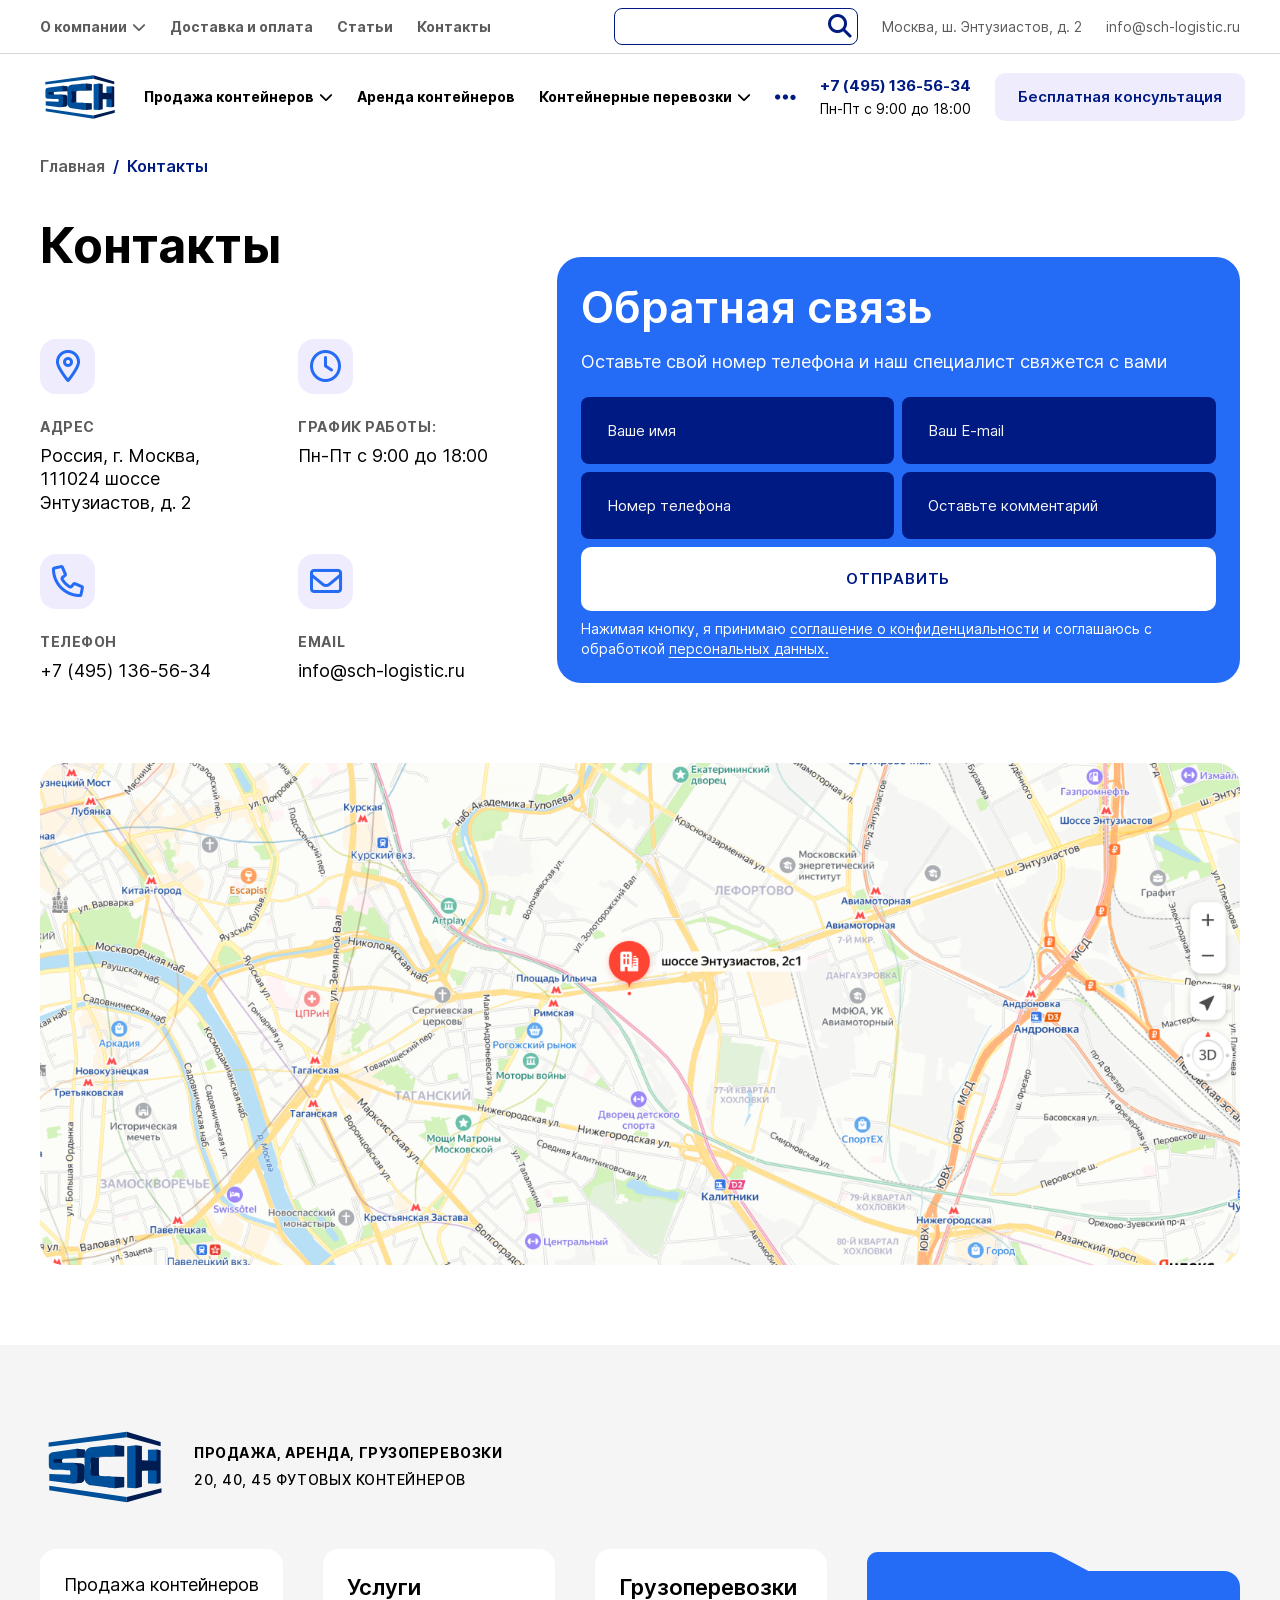
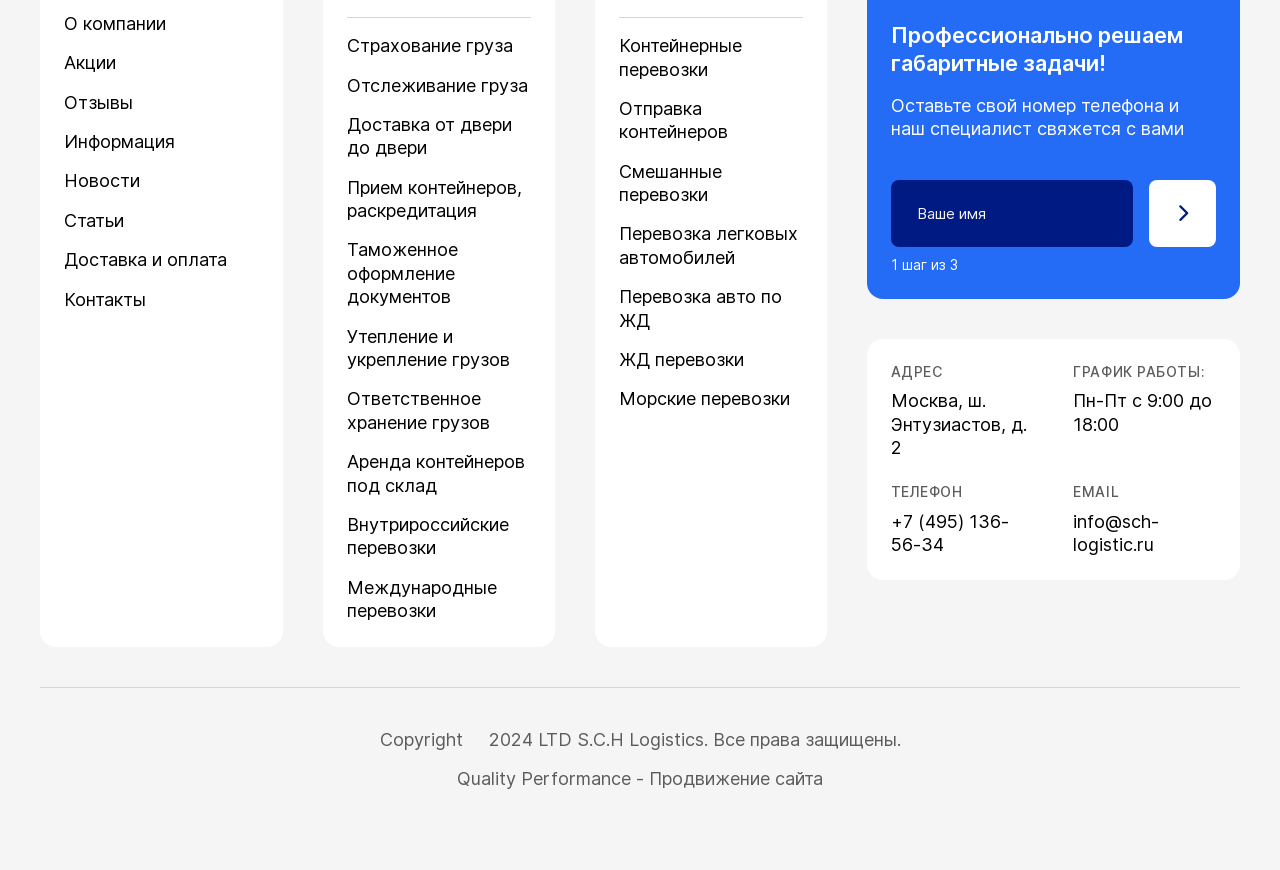
<file: contacts.html>
<!DOCTYPE html>
  <html lang="ru">
    <head>
      <meta charset="utf-8"></meta>
      <meta name="viewport" content="width=device-width, initial-scale=1"></meta>
      <link rel="icon" type="image/x-icon" href="demo.svg"></link>
      <link rel="stylesheet" href="./assets/css/styles.css"></link>
      <title>Контакты</title>
      <meta name="description" content="Одна из страниц проекта , предлагаем ознакомиться с программой"></meta>
    </head>
    <body>
      <header class="header">
        <div class="header__top">
          <div class="container header__top-container">
            <ul class="header__top-left">
              <li class="header-submenu">
                <div data-id="panel">
                  <a href="javascript:void(0)">О компании</a>
                  <i class="fa-solid fa-chevron-down"></i>
                </div>
                <div class="header-submenu__body header-submenu__body--short" data-id="body">
                  <a href="javascript:void(0)">Акции</a>
                  <a href="javascript:void(0)">Отзывы</a>
                  <a href="javascript:void(0)">Информация</a>
                  <a href="javascript:void(0)">Статьи</a>
                </div>
              </li>
              <li class="header-submenu">
                <div data-id="panel">
                  <a href="javascript:void(0)">Доставка и оплата</a>
                </div>
              </li>
              <li class="header-submenu">
                <div data-id="panel">
                  <a href="javascript:void(0)">Статьи</a>
                </div>
              </li>
              <li class="header-submenu" data-header-contacts>
                <div data-id="panel">
                  <a href="javascript:void(0)">Контакты</a>
                </div>
              </li>
            </ul>
            <div class="header__top-right">
              <form class="header-search">
                <label class="header-search__label">
                  <input type="search" class="header-search__input"></input>
                  <button type="submit">
                    <i class="fa-solid fa-magnifying-glass"></i>
                  </button>
                </label>
              </form>
              <p>Москва, ш. Энтузиастов, д. 2</p>
              <a href="#">info@sch-logistic.ru</a>
            </div>
          </div>
        </div>
        <div class="header__bottom">
          <div class="container header__bottom-container">
            <a href="index.html" class="logo">
              <img src="modules/logo/demo.svg" alt=""></img>
            </a>
            <nav class="header__menu">
              <ul class="header__menu-wrap">
                <li class="header-submenu">
                  <div data-id="panel">
                    <a href="javascript:void(0)">Продажа контейнеров</a>
                    <i class="fa-solid fa-chevron-down"></i>
                  </div>
                  <div class="header-submenu__body" data-id="body">
                    <ul class="submenu-content">
                      <li class="submenu-content__item">
                        <div class="submenu-content__item-panel" data-id="panel">
                          <a href="javascript:void(0)">Сухогрузные морские контейнеры</a>
                          <i class="fa-regular fa-chevron-right"></i>
                        </div>
                        <ul class="submenu-content__body" data-id="body">
                          <li class="submenu-content__item">
                            <div class="submenu-content__item-panel" data-id="panel">
                              <a href="javascript:void(0)">20 футов</a>
                              <i class="fa-regular fa-chevron-right"></i>
                            </div>
                            <ul class="submenu-content__body" data-id="body">
                              <li class="submenu-content__item">
                                <a href="javascript:void(0)">Б/у</a>
                              </li>
                              <li class="submenu-content__item">
                                <a href="javascript:void(0)">Новый</a>
                              </li>
                              <li class="submenu-content__item">
                                <a href="javascript:void(0)">Dry Cube стандартные</a>
                              </li>
                              <li class="submenu-content__item">
                                <a href="javascript:void(0)">High Cube высокие</a>
                              </li>
                              <li class="submenu-content__item">
                                <a href="javascript:void(0)">Open Top открытые</a>
                              </li>
                              <li class="submenu-content__item">
                                <a href="javascript:void(0)">Hard Top</a>
                              </li>
                            </ul>
                          </li>
                          <li class="submenu-content__item">
                            <div class="submenu-content__item-panel" data-id="panel">
                              <a href="javascript:void(0)">30 футов</a>
                              <i class="fa-regular fa-chevron-right"></i>
                            </div>
                            <ul class="submenu-content__body" data-id="body">
                              <li class="submenu-content__item">
                                <a href="javascript:void(0)">Б/у</a>
                              </li>
                              <li class="submenu-content__item">
                                <a href="javascript:void(0)">Новый</a>
                              </li>
                              <li class="submenu-content__item">
                                <a href="javascript:void(0)">Dry Cube стандартные</a>
                              </li>
                              <li class="submenu-content__item">
                                <a href="javascript:void(0)">High Cube высокие</a>
                              </li>
                              <li class="submenu-content__item">
                                <a href="javascript:void(0)">Open Top открытые</a>
                              </li>
                              <li class="submenu-content__item">
                                <a href="javascript:void(0)">Hard Top</a>
                              </li>
                            </ul>
                          </li>
                        </ul>
                      </li>
                      <li class="submenu-content__item">
                        <div class="submenu-content__item-panel" data-id="panel">
                          <a href="javascript:void(0)">Рефрижераторные контейнеры</a>
                          <i class="fa-regular fa-chevron-right"></i>
                        </div>
                        <ul class="submenu-content__body" data-id="body">
                          <li class="submenu-content__item">
                            <div class="submenu-content__item-panel" data-id="panel">
                              <a href="javascript:void(0)">20 футов</a>
                              <i class="fa-regular fa-chevron-right"></i>
                            </div>
                            <ul class="submenu-content__body" data-id="body">
                              <li class="submenu-content__item">
                                <a href="javascript:void(0)">Б/у</a>
                              </li>
                              <li class="submenu-content__item">
                                <a href="javascript:void(0)">Новый</a>
                              </li>
                              <li class="submenu-content__item">
                                <a href="javascript:void(0)">Dry Cube стандартные</a>
                              </li>
                              <li class="submenu-content__item">
                                <a href="javascript:void(0)">High Cube высокие</a>
                              </li>
                              <li class="submenu-content__item">
                                <a href="javascript:void(0)">Open Top открытые</a>
                              </li>
                              <li class="submenu-content__item">
                                <a href="javascript:void(0)">Hard Top</a>
                              </li>
                            </ul>
                          </li>
                          <li class="submenu-content__item">
                            <div class="submenu-content__item-panel" data-id="panel">
                              <a href="javascript:void(0)">30 футов</a>
                              <i class="fa-regular fa-chevron-right"></i>
                            </div>
                            <ul class="submenu-content__body" data-id="body">
                              <li class="submenu-content__item">
                                <a href="javascript:void(0)">Б/у</a>
                              </li>
                              <li class="submenu-content__item">
                                <a href="javascript:void(0)">Новый</a>
                              </li>
                              <li class="submenu-content__item">
                                <a href="javascript:void(0)">Dry Cube стандартные</a>
                              </li>
                              <li class="submenu-content__item">
                                <a href="javascript:void(0)">High Cube высокие</a>
                              </li>
                              <li class="submenu-content__item">
                                <a href="javascript:void(0)">Open Top открытые</a>
                              </li>
                              <li class="submenu-content__item">
                                <a href="javascript:void(0)">Hard Top</a>
                              </li>
                            </ul>
                          </li>
                        </ul>
                      </li>
                      <li class="submenu-content__item">
                        <div class="submenu-content__item-panel" data-id="panel">
                          <a href="javascript:void(0)">Морской контейнер 6 метров</a>
                          <i class="fa-regular fa-chevron-right"></i>
                        </div>
                        <ul class="submenu-content__body" data-id="body">
                          <li class="submenu-content__item">
                            <div class="submenu-content__item-panel" data-id="panel">
                              <a href="javascript:void(0)">20 футов</a>
                              <i class="fa-regular fa-chevron-right"></i>
                            </div>
                            <ul class="submenu-content__body" data-id="body">
                              <li class="submenu-content__item">
                                <a href="javascript:void(0)">Б/у</a>
                              </li>
                              <li class="submenu-content__item">
                                <a href="javascript:void(0)">Новый</a>
                              </li>
                              <li class="submenu-content__item">
                                <a href="javascript:void(0)">Dry Cube стандартные</a>
                              </li>
                              <li class="submenu-content__item">
                                <a href="javascript:void(0)">High Cube высокие</a>
                              </li>
                              <li class="submenu-content__item">
                                <a href="javascript:void(0)">Open Top открытые</a>
                              </li>
                              <li class="submenu-content__item">
                                <a href="javascript:void(0)">Hard Top</a>
                              </li>
                            </ul>
                          </li>
                          <li class="submenu-content__item">
                            <div class="submenu-content__item-panel" data-id="panel">
                              <a href="javascript:void(0)">30 футов</a>
                              <i class="fa-regular fa-chevron-right"></i>
                            </div>
                            <ul class="submenu-content__body" data-id="body">
                              <li class="submenu-content__item">
                                <a href="javascript:void(0)">Б/у</a>
                              </li>
                              <li class="submenu-content__item">
                                <a href="javascript:void(0)">Новый</a>
                              </li>
                              <li class="submenu-content__item">
                                <a href="javascript:void(0)">Dry Cube стандартные</a>
                              </li>
                              <li class="submenu-content__item">
                                <a href="javascript:void(0)">High Cube высокие</a>
                              </li>
                              <li class="submenu-content__item">
                                <a href="javascript:void(0)">Open Top открытые</a>
                              </li>
                              <li class="submenu-content__item">
                                <a href="javascript:void(0)">Hard Top</a>
                              </li>
                            </ul>
                          </li>
                        </ul>
                      </li>
                      <li class="submenu-content__item">
                        <div class="submenu-content__item-panel" data-id="panel">
                          <a href="javascript:void(0)">Морской контейнер 12 метров</a>
                          <i class="fa-regular fa-chevron-right"></i>
                        </div>
                        <ul class="submenu-content__body" data-id="body">
                          <li class="submenu-content__item">
                            <div class="submenu-content__item-panel" data-id="panel">
                              <a href="javascript:void(0)">20 футов</a>
                              <i class="fa-regular fa-chevron-right"></i>
                            </div>
                            <ul class="submenu-content__body" data-id="body">
                              <li class="submenu-content__item">
                                <a href="javascript:void(0)">Б/у</a>
                              </li>
                              <li class="submenu-content__item">
                                <a href="javascript:void(0)">Новый</a>
                              </li>
                              <li class="submenu-content__item">
                                <a href="javascript:void(0)">Dry Cube стандартные</a>
                              </li>
                              <li class="submenu-content__item">
                                <a href="javascript:void(0)">High Cube высокие</a>
                              </li>
                              <li class="submenu-content__item">
                                <a href="javascript:void(0)">Open Top открытые</a>
                              </li>
                              <li class="submenu-content__item">
                                <a href="javascript:void(0)">Hard Top</a>
                              </li>
                            </ul>
                          </li>
                          <li class="submenu-content__item">
                            <div class="submenu-content__item-panel" data-id="panel">
                              <a href="javascript:void(0)">30 футов</a>
                              <i class="fa-regular fa-chevron-right"></i>
                            </div>
                            <ul class="submenu-content__body" data-id="body">
                              <li class="submenu-content__item">
                                <a href="javascript:void(0)">Б/у</a>
                              </li>
                              <li class="submenu-content__item">
                                <a href="javascript:void(0)">Новый</a>
                              </li>
                              <li class="submenu-content__item">
                                <a href="javascript:void(0)">Dry Cube стандартные</a>
                              </li>
                              <li class="submenu-content__item">
                                <a href="javascript:void(0)">High Cube высокие</a>
                              </li>
                              <li class="submenu-content__item">
                                <a href="javascript:void(0)">Open Top открытые</a>
                              </li>
                              <li class="submenu-content__item">
                                <a href="javascript:void(0)">Hard Top</a>
                              </li>
                            </ul>
                          </li>
                        </ul>
                      </li>
                      <li class="submenu-content__item">
                        <div class="submenu-content__item-panel" data-id="panel">
                          <a href="javascript:void(0)">Списанные контейнеры</a>
                          <i class="fa-regular fa-chevron-right"></i>
                        </div>
                        <ul class="submenu-content__body" data-id="body">
                          <li class="submenu-content__item">
                            <div class="submenu-content__item-panel" data-id="panel">
                              <a href="javascript:void(0)">20 футов</a>
                              <i class="fa-regular fa-chevron-right"></i>
                            </div>
                            <ul class="submenu-content__body" data-id="body">
                              <li class="submenu-content__item">
                                <a href="javascript:void(0)">Б/у</a>
                              </li>
                              <li class="submenu-content__item">
                                <a href="javascript:void(0)">Новый</a>
                              </li>
                              <li class="submenu-content__item">
                                <a href="javascript:void(0)">Dry Cube стандартные</a>
                              </li>
                              <li class="submenu-content__item">
                                <a href="javascript:void(0)">High Cube высокие</a>
                              </li>
                              <li class="submenu-content__item">
                                <a href="javascript:void(0)">Open Top открытые</a>
                              </li>
                              <li class="submenu-content__item">
                                <a href="javascript:void(0)">Hard Top</a>
                              </li>
                            </ul>
                          </li>
                          <li class="submenu-content__item">
                            <div class="submenu-content__item-panel" data-id="panel">
                              <a href="javascript:void(0)">30 футов</a>
                              <i class="fa-regular fa-chevron-right"></i>
                            </div>
                            <ul class="submenu-content__body" data-id="body">
                              <li class="submenu-content__item">
                                <a href="javascript:void(0)">Б/у</a>
                              </li>
                              <li class="submenu-content__item">
                                <a href="javascript:void(0)">Новый</a>
                              </li>
                              <li class="submenu-content__item">
                                <a href="javascript:void(0)">Dry Cube стандартные</a>
                              </li>
                              <li class="submenu-content__item">
                                <a href="javascript:void(0)">High Cube высокие</a>
                              </li>
                              <li class="submenu-content__item">
                                <a href="javascript:void(0)">Open Top открытые</a>
                              </li>
                              <li class="submenu-content__item">
                                <a href="javascript:void(0)">Hard Top</a>
                              </li>
                            </ul>
                          </li>
                        </ul>
                      </li>
                      <li class="submenu-content__item">
                        <div class="submenu-content__item-panel" data-id="panel">
                          <a href="javascript:void(0)">Морские контейнеры оптом</a>
                          <i class="fa-regular fa-chevron-right"></i>
                        </div>
                        <ul class="submenu-content__body" data-id="body">
                          <li class="submenu-content__item">
                            <div class="submenu-content__item-panel" data-id="panel">
                              <a href="javascript:void(0)">20 футов</a>
                              <i class="fa-regular fa-chevron-right"></i>
                            </div>
                            <ul class="submenu-content__body" data-id="body">
                              <li class="submenu-content__item">
                                <a href="javascript:void(0)">Б/у</a>
                              </li>
                              <li class="submenu-content__item">
                                <a href="javascript:void(0)">Новый</a>
                              </li>
                              <li class="submenu-content__item">
                                <a href="javascript:void(0)">Dry Cube стандартные</a>
                              </li>
                              <li class="submenu-content__item">
                                <a href="javascript:void(0)">High Cube высокие</a>
                              </li>
                              <li class="submenu-content__item">
                                <a href="javascript:void(0)">Open Top открытые</a>
                              </li>
                              <li class="submenu-content__item">
                                <a href="javascript:void(0)">Hard Top</a>
                              </li>
                            </ul>
                          </li>
                          <li class="submenu-content__item">
                            <div class="submenu-content__item-panel" data-id="panel">
                              <a href="javascript:void(0)">30 футов</a>
                              <i class="fa-regular fa-chevron-right"></i>
                            </div>
                            <ul class="submenu-content__body" data-id="body">
                              <li class="submenu-content__item">
                                <a href="javascript:void(0)">Б/у</a>
                              </li>
                              <li class="submenu-content__item">
                                <a href="javascript:void(0)">Новый</a>
                              </li>
                              <li class="submenu-content__item">
                                <a href="javascript:void(0)">Dry Cube стандартные</a>
                              </li>
                              <li class="submenu-content__item">
                                <a href="javascript:void(0)">High Cube высокие</a>
                              </li>
                              <li class="submenu-content__item">
                                <a href="javascript:void(0)">Open Top открытые</a>
                              </li>
                              <li class="submenu-content__item">
                                <a href="javascript:void(0)">Hard Top</a>
                              </li>
                            </ul>
                          </li>
                        </ul>
                      </li>
                      <li class="submenu-content__item">
                        <div class="submenu-content__item-panel" data-id="panel">
                          <a href="javascript:void(0)">Контейнеры Dry Cube</a>
                          <i class="fa-regular fa-chevron-right"></i>
                        </div>
                        <ul class="submenu-content__body" data-id="body">
                          <li class="submenu-content__item">
                            <div class="submenu-content__item-panel" data-id="panel">
                              <a href="javascript:void(0)">20 футов</a>
                              <i class="fa-regular fa-chevron-right"></i>
                            </div>
                            <ul class="submenu-content__body" data-id="body">
                              <li class="submenu-content__item">
                                <a href="javascript:void(0)">Б/у</a>
                              </li>
                              <li class="submenu-content__item">
                                <a href="javascript:void(0)">Новый</a>
                              </li>
                              <li class="submenu-content__item">
                                <a href="javascript:void(0)">Dry Cube стандартные</a>
                              </li>
                              <li class="submenu-content__item">
                                <a href="javascript:void(0)">High Cube высокие</a>
                              </li>
                              <li class="submenu-content__item">
                                <a href="javascript:void(0)">Open Top открытые</a>
                              </li>
                              <li class="submenu-content__item">
                                <a href="javascript:void(0)">Hard Top</a>
                              </li>
                            </ul>
                          </li>
                          <li class="submenu-content__item">
                            <div class="submenu-content__item-panel" data-id="panel">
                              <a href="javascript:void(0)">30 футов</a>
                              <i class="fa-regular fa-chevron-right"></i>
                            </div>
                            <ul class="submenu-content__body" data-id="body">
                              <li class="submenu-content__item">
                                <a href="javascript:void(0)">Б/у</a>
                              </li>
                              <li class="submenu-content__item">
                                <a href="javascript:void(0)">Новый</a>
                              </li>
                              <li class="submenu-content__item">
                                <a href="javascript:void(0)">Dry Cube стандартные</a>
                              </li>
                              <li class="submenu-content__item">
                                <a href="javascript:void(0)">High Cube высокие</a>
                              </li>
                              <li class="submenu-content__item">
                                <a href="javascript:void(0)">Open Top открытые</a>
                              </li>
                              <li class="submenu-content__item">
                                <a href="javascript:void(0)">Hard Top</a>
                              </li>
                            </ul>
                          </li>
                        </ul>
                      </li>
                      <li class="submenu-content__item">
                        <div class="submenu-content__item-panel" data-id="panel">
                          <a href="javascript:void(0)">Сухогрузные морские контейнеры</a>
                          <i class="fa-regular fa-chevron-right"></i>
                        </div>
                        <ul class="submenu-content__body" data-id="body">
                          <li class="submenu-content__item">
                            <div class="submenu-content__item-panel" data-id="panel">
                              <a href="javascript:void(0)">20 футов</a>
                              <i class="fa-regular fa-chevron-right"></i>
                            </div>
                            <ul class="submenu-content__body" data-id="body">
                              <li class="submenu-content__item">
                                <a href="javascript:void(0)">Б/у</a>
                              </li>
                              <li class="submenu-content__item">
                                <a href="javascript:void(0)">Новый</a>
                              </li>
                              <li class="submenu-content__item">
                                <a href="javascript:void(0)">Dry Cube стандартные</a>
                              </li>
                              <li class="submenu-content__item">
                                <a href="javascript:void(0)">High Cube высокие</a>
                              </li>
                              <li class="submenu-content__item">
                                <a href="javascript:void(0)">Open Top открытые</a>
                              </li>
                              <li class="submenu-content__item">
                                <a href="javascript:void(0)">Hard Top</a>
                              </li>
                            </ul>
                          </li>
                          <li class="submenu-content__item">
                            <div class="submenu-content__item-panel" data-id="panel">
                              <a href="javascript:void(0)">30 футов</a>
                              <i class="fa-regular fa-chevron-right"></i>
                            </div>
                            <ul class="submenu-content__body" data-id="body">
                              <li class="submenu-content__item">
                                <a href="javascript:void(0)">Б/у</a>
                              </li>
                              <li class="submenu-content__item">
                                <a href="javascript:void(0)">Новый</a>
                              </li>
                              <li class="submenu-content__item">
                                <a href="javascript:void(0)">Dry Cube стандартные</a>
                              </li>
                              <li class="submenu-content__item">
                                <a href="javascript:void(0)">High Cube высокие</a>
                              </li>
                              <li class="submenu-content__item">
                                <a href="javascript:void(0)">Open Top открытые</a>
                              </li>
                              <li class="submenu-content__item">
                                <a href="javascript:void(0)">Hard Top</a>
                              </li>
                            </ul>
                          </li>
                        </ul>
                      </li>
                      <li class="submenu-content__item">
                        <div class="submenu-content__item-panel" data-id="panel">
                          <a href="javascript:void(0)">Рефрижераторные контейнеры</a>
                          <i class="fa-regular fa-chevron-right"></i>
                        </div>
                        <ul class="submenu-content__body" data-id="body">
                          <li class="submenu-content__item">
                            <div class="submenu-content__item-panel" data-id="panel">
                              <a href="javascript:void(0)">20 футов</a>
                              <i class="fa-regular fa-chevron-right"></i>
                            </div>
                            <ul class="submenu-content__body" data-id="body">
                              <li class="submenu-content__item">
                                <a href="javascript:void(0)">Б/у</a>
                              </li>
                              <li class="submenu-content__item">
                                <a href="javascript:void(0)">Новый</a>
                              </li>
                              <li class="submenu-content__item">
                                <a href="javascript:void(0)">Dry Cube стандартные</a>
                              </li>
                              <li class="submenu-content__item">
                                <a href="javascript:void(0)">High Cube высокие</a>
                              </li>
                              <li class="submenu-content__item">
                                <a href="javascript:void(0)">Open Top открытые</a>
                              </li>
                              <li class="submenu-content__item">
                                <a href="javascript:void(0)">Hard Top</a>
                              </li>
                            </ul>
                          </li>
                          <li class="submenu-content__item">
                            <div class="submenu-content__item-panel" data-id="panel">
                              <a href="javascript:void(0)">30 футов</a>
                              <i class="fa-regular fa-chevron-right"></i>
                            </div>
                            <ul class="submenu-content__body" data-id="body">
                              <li class="submenu-content__item">
                                <a href="javascript:void(0)">Б/у</a>
                              </li>
                              <li class="submenu-content__item">
                                <a href="javascript:void(0)">Новый</a>
                              </li>
                              <li class="submenu-content__item">
                                <a href="javascript:void(0)">Dry Cube стандартные</a>
                              </li>
                              <li class="submenu-content__item">
                                <a href="javascript:void(0)">High Cube высокие</a>
                              </li>
                              <li class="submenu-content__item">
                                <a href="javascript:void(0)">Open Top открытые</a>
                              </li>
                              <li class="submenu-content__item">
                                <a href="javascript:void(0)">Hard Top</a>
                              </li>
                            </ul>
                          </li>
                        </ul>
                      </li>
                      <li class="submenu-content__item">
                        <div class="submenu-content__item-panel" data-id="panel">
                          <a href="javascript:void(0)">Морской контейнер 6 метров</a>
                          <i class="fa-regular fa-chevron-right"></i>
                        </div>
                        <ul class="submenu-content__body" data-id="body">
                          <li class="submenu-content__item">
                            <div class="submenu-content__item-panel" data-id="panel">
                              <a href="javascript:void(0)">20 футов</a>
                              <i class="fa-regular fa-chevron-right"></i>
                            </div>
                            <ul class="submenu-content__body" data-id="body">
                              <li class="submenu-content__item">
                                <a href="javascript:void(0)">Б/у</a>
                              </li>
                              <li class="submenu-content__item">
                                <a href="javascript:void(0)">Новый</a>
                              </li>
                              <li class="submenu-content__item">
                                <a href="javascript:void(0)">Dry Cube стандартные</a>
                              </li>
                              <li class="submenu-content__item">
                                <a href="javascript:void(0)">High Cube высокие</a>
                              </li>
                              <li class="submenu-content__item">
                                <a href="javascript:void(0)">Open Top открытые</a>
                              </li>
                              <li class="submenu-content__item">
                                <a href="javascript:void(0)">Hard Top</a>
                              </li>
                            </ul>
                          </li>
                          <li class="submenu-content__item">
                            <div class="submenu-content__item-panel" data-id="panel">
                              <a href="javascript:void(0)">30 футов</a>
                              <i class="fa-regular fa-chevron-right"></i>
                            </div>
                            <ul class="submenu-content__body" data-id="body">
                              <li class="submenu-content__item">
                                <a href="javascript:void(0)">Б/у</a>
                              </li>
                              <li class="submenu-content__item">
                                <a href="javascript:void(0)">Новый</a>
                              </li>
                              <li class="submenu-content__item">
                                <a href="javascript:void(0)">Dry Cube стандартные</a>
                              </li>
                              <li class="submenu-content__item">
                                <a href="javascript:void(0)">High Cube высокие</a>
                              </li>
                              <li class="submenu-content__item">
                                <a href="javascript:void(0)">Open Top открытые</a>
                              </li>
                              <li class="submenu-content__item">
                                <a href="javascript:void(0)">Hard Top</a>
                              </li>
                            </ul>
                          </li>
                        </ul>
                      </li>
                      <li class="submenu-content__item">
                        <div class="submenu-content__item-panel" data-id="panel">
                          <a href="javascript:void(0)">Морской контейнер 12 метров</a>
                          <i class="fa-regular fa-chevron-right"></i>
                        </div>
                        <ul class="submenu-content__body" data-id="body">
                          <li class="submenu-content__item">
                            <div class="submenu-content__item-panel" data-id="panel">
                              <a href="javascript:void(0)">20 футов</a>
                              <i class="fa-regular fa-chevron-right"></i>
                            </div>
                            <ul class="submenu-content__body" data-id="body">
                              <li class="submenu-content__item">
                                <a href="javascript:void(0)">Б/у</a>
                              </li>
                              <li class="submenu-content__item">
                                <a href="javascript:void(0)">Новый</a>
                              </li>
                              <li class="submenu-content__item">
                                <a href="javascript:void(0)">Dry Cube стандартные</a>
                              </li>
                              <li class="submenu-content__item">
                                <a href="javascript:void(0)">High Cube высокие</a>
                              </li>
                              <li class="submenu-content__item">
                                <a href="javascript:void(0)">Open Top открытые</a>
                              </li>
                              <li class="submenu-content__item">
                                <a href="javascript:void(0)">Hard Top</a>
                              </li>
                            </ul>
                          </li>
                          <li class="submenu-content__item">
                            <div class="submenu-content__item-panel" data-id="panel">
                              <a href="javascript:void(0)">30 футов</a>
                              <i class="fa-regular fa-chevron-right"></i>
                            </div>
                            <ul class="submenu-content__body" data-id="body">
                              <li class="submenu-content__item">
                                <a href="javascript:void(0)">Б/у</a>
                              </li>
                              <li class="submenu-content__item">
                                <a href="javascript:void(0)">Новый</a>
                              </li>
                              <li class="submenu-content__item">
                                <a href="javascript:void(0)">Dry Cube стандартные</a>
                              </li>
                              <li class="submenu-content__item">
                                <a href="javascript:void(0)">High Cube высокие</a>
                              </li>
                              <li class="submenu-content__item">
                                <a href="javascript:void(0)">Open Top открытые</a>
                              </li>
                              <li class="submenu-content__item">
                                <a href="javascript:void(0)">Hard Top</a>
                              </li>
                            </ul>
                          </li>
                        </ul>
                      </li>
                      <li class="submenu-content__item">
                        <div class="submenu-content__item-panel" data-id="panel">
                          <a href="javascript:void(0)">Списанные контейнеры</a>
                          <i class="fa-regular fa-chevron-right"></i>
                        </div>
                        <ul class="submenu-content__body" data-id="body">
                          <li class="submenu-content__item">
                            <div class="submenu-content__item-panel" data-id="panel">
                              <a href="javascript:void(0)">20 футов</a>
                              <i class="fa-regular fa-chevron-right"></i>
                            </div>
                            <ul class="submenu-content__body" data-id="body">
                              <li class="submenu-content__item">
                                <a href="javascript:void(0)">Б/у</a>
                              </li>
                              <li class="submenu-content__item">
                                <a href="javascript:void(0)">Новый</a>
                              </li>
                              <li class="submenu-content__item">
                                <a href="javascript:void(0)">Dry Cube стандартные</a>
                              </li>
                              <li class="submenu-content__item">
                                <a href="javascript:void(0)">High Cube высокие</a>
                              </li>
                              <li class="submenu-content__item">
                                <a href="javascript:void(0)">Open Top открытые</a>
                              </li>
                              <li class="submenu-content__item">
                                <a href="javascript:void(0)">Hard Top</a>
                              </li>
                            </ul>
                          </li>
                          <li class="submenu-content__item">
                            <div class="submenu-content__item-panel" data-id="panel">
                              <a href="javascript:void(0)">30 футов</a>
                              <i class="fa-regular fa-chevron-right"></i>
                            </div>
                            <ul class="submenu-content__body" data-id="body">
                              <li class="submenu-content__item">
                                <a href="javascript:void(0)">Б/у</a>
                              </li>
                              <li class="submenu-content__item">
                                <a href="javascript:void(0)">Новый</a>
                              </li>
                              <li class="submenu-content__item">
                                <a href="javascript:void(0)">Dry Cube стандартные</a>
                              </li>
                              <li class="submenu-content__item">
                                <a href="javascript:void(0)">High Cube высокие</a>
                              </li>
                              <li class="submenu-content__item">
                                <a href="javascript:void(0)">Open Top открытые</a>
                              </li>
                              <li class="submenu-content__item">
                                <a href="javascript:void(0)">Hard Top</a>
                              </li>
                            </ul>
                          </li>
                        </ul>
                      </li>
                      <li class="submenu-content__item">
                        <div class="submenu-content__item-panel" data-id="panel">
                          <a href="javascript:void(0)">Морские контейнеры оптом</a>
                          <i class="fa-regular fa-chevron-right"></i>
                        </div>
                        <ul class="submenu-content__body" data-id="body">
                          <li class="submenu-content__item">
                            <div class="submenu-content__item-panel" data-id="panel">
                              <a href="javascript:void(0)">20 футов</a>
                              <i class="fa-regular fa-chevron-right"></i>
                            </div>
                            <ul class="submenu-content__body" data-id="body">
                              <li class="submenu-content__item">
                                <a href="javascript:void(0)">Б/у</a>
                              </li>
                              <li class="submenu-content__item">
                                <a href="javascript:void(0)">Новый</a>
                              </li>
                              <li class="submenu-content__item">
                                <a href="javascript:void(0)">Dry Cube стандартные</a>
                              </li>
                              <li class="submenu-content__item">
                                <a href="javascript:void(0)">High Cube высокие</a>
                              </li>
                              <li class="submenu-content__item">
                                <a href="javascript:void(0)">Open Top открытые</a>
                              </li>
                              <li class="submenu-content__item">
                                <a href="javascript:void(0)">Hard Top</a>
                              </li>
                            </ul>
                          </li>
                          <li class="submenu-content__item">
                            <div class="submenu-content__item-panel" data-id="panel">
                              <a href="javascript:void(0)">30 футов</a>
                              <i class="fa-regular fa-chevron-right"></i>
                            </div>
                            <ul class="submenu-content__body" data-id="body">
                              <li class="submenu-content__item">
                                <a href="javascript:void(0)">Б/у</a>
                              </li>
                              <li class="submenu-content__item">
                                <a href="javascript:void(0)">Новый</a>
                              </li>
                              <li class="submenu-content__item">
                                <a href="javascript:void(0)">Dry Cube стандартные</a>
                              </li>
                              <li class="submenu-content__item">
                                <a href="javascript:void(0)">High Cube высокие</a>
                              </li>
                              <li class="submenu-content__item">
                                <a href="javascript:void(0)">Open Top открытые</a>
                              </li>
                              <li class="submenu-content__item">
                                <a href="javascript:void(0)">Hard Top</a>
                              </li>
                            </ul>
                          </li>
                        </ul>
                      </li>
                      <li class="submenu-content__item">
                        <div class="submenu-content__item-panel" data-id="panel">
                          <a href="javascript:void(0)">Контейнеры Dry Cube</a>
                          <i class="fa-regular fa-chevron-right"></i>
                        </div>
                        <ul class="submenu-content__body" data-id="body">
                          <li class="submenu-content__item">
                            <div class="submenu-content__item-panel" data-id="panel">
                              <a href="javascript:void(0)">20 футов</a>
                              <i class="fa-regular fa-chevron-right"></i>
                            </div>
                            <ul class="submenu-content__body" data-id="body">
                              <li class="submenu-content__item">
                                <a href="javascript:void(0)">Б/у</a>
                              </li>
                              <li class="submenu-content__item">
                                <a href="javascript:void(0)">Новый</a>
                              </li>
                              <li class="submenu-content__item">
                                <a href="javascript:void(0)">Dry Cube стандартные</a>
                              </li>
                              <li class="submenu-content__item">
                                <a href="javascript:void(0)">High Cube высокие</a>
                              </li>
                              <li class="submenu-content__item">
                                <a href="javascript:void(0)">Open Top открытые</a>
                              </li>
                              <li class="submenu-content__item">
                                <a href="javascript:void(0)">Hard Top</a>
                              </li>
                            </ul>
                          </li>
                          <li class="submenu-content__item">
                            <div class="submenu-content__item-panel" data-id="panel">
                              <a href="javascript:void(0)">30 футов</a>
                              <i class="fa-regular fa-chevron-right"></i>
                            </div>
                            <ul class="submenu-content__body" data-id="body">
                              <li class="submenu-content__item">
                                <a href="javascript:void(0)">Б/у</a>
                              </li>
                              <li class="submenu-content__item">
                                <a href="javascript:void(0)">Новый</a>
                              </li>
                              <li class="submenu-content__item">
                                <a href="javascript:void(0)">Dry Cube стандартные</a>
                              </li>
                              <li class="submenu-content__item">
                                <a href="javascript:void(0)">High Cube высокие</a>
                              </li>
                              <li class="submenu-content__item">
                                <a href="javascript:void(0)">Open Top открытые</a>
                              </li>
                              <li class="submenu-content__item">
                                <a href="javascript:void(0)">Hard Top</a>
                              </li>
                            </ul>
                          </li>
                        </ul>
                      </li>
                    </ul>
                  </div>
                </li>
                <li class="header-submenu">
                  <div data-id="panel">
                    <a href="javascript:void(0)">Аренда контейнеров</a>
                  </div>
                </li>
                <li class="header-submenu">
                  <div data-id="panel">
                    <a href="javascript:void(0)">Контейнерные перевозки</a>
                    <i class="fa-solid fa-chevron-down"></i>
                  </div>
                  <div class="header-submenu__body" data-id="body">
                    <ul class="submenu-content">
                      <li class="submenu-content__item">
                        <div class="submenu-content__item-panel" data-id="panel">
                          <a href="javascript:void(0)">Внутрироссийские перевозки</a>
                          <i class="fa-regular fa-chevron-right"></i>
                        </div>
                        <ul class="submenu-content__body" data-id="body">
                          <li class="submenu-content__item">
                            <div class="submenu-content__item-panel" data-id="panel">
                              <a href="javascript:void(0)">Москва — Владивосток</a>
                            </div>
                          </li>
                          <li class="submenu-content__item">
                            <div class="submenu-content__item-panel" data-id="panel">
                              <a href="javascript:void(0)">Москва — Благовещенск</a>
                            </div>
                          </li>
                          <li class="submenu-content__item">
                            <div class="submenu-content__item-panel" data-id="panel">
                              <a href="javascript:void(0)">Москва — Красноярск</a>
                            </div>
                          </li>
                          <li class="submenu-content__item">
                            <div class="submenu-content__item-panel" data-id="panel">
                              <a href="javascript:void(0)">Москва — Екатеринбург</a>
                            </div>
                          </li>
                          <li class="submenu-content__item">
                            <div class="submenu-content__item-panel" data-id="panel">
                              <a href="javascript:void(0)">Москва — Иркутск</a>
                            </div>
                          </li>
                          <li class="submenu-content__item">
                            <div class="submenu-content__item-panel" data-id="panel">
                              <a href="javascript:void(0)">Москва — Петропавловск-Камчатский</a>
                            </div>
                          </li>
                          <li class="submenu-content__item">
                            <div class="submenu-content__item-panel" data-id="panel">
                              <a href="javascript:void(0)">Москва — Барнаул</a>
                            </div>
                          </li>
                          <li class="submenu-content__item">
                            <div class="submenu-content__item-panel" data-id="panel">
                              <a href="javascript:void(0)">Москва — Кемерово</a>
                            </div>
                          </li>
                        </ul>
                      </li>
                      <li class="submenu-content__item">
                        <div class="submenu-content__item-panel" data-id="panel">
                          <a href="javascript:void(0)">Международные перевозки</a>
                          <i class="fa-regular fa-chevron-right"></i>
                        </div>
                        <ul class="submenu-content__body" data-id="body">
                          <li class="submenu-content__item">
                            <div class="submenu-content__item-panel" data-id="panel">
                              <a href="javascript:void(0)">Азия</a>
                              <i class="fa-regular fa-chevron-right"></i>
                            </div>
                            <ul class="submenu-content__body" data-id="body">
                              <li class="submenu-content__item">
                                <a href="javascript:void(0)">Из Азии</a>
                              </li>
                              <li class="submenu-content__item">
                                <a href="javascript:void(0)">В Азии</a>
                              </li>
                            </ul>
                          </li>
                          <li class="submenu-content__item">
                            <div class="submenu-content__item-panel" data-id="panel">
                              <a href="javascript:void(0)">Вьетнам</a>
                              <i class="fa-regular fa-chevron-right"></i>
                            </div>
                            <ul class="submenu-content__body" data-id="body">
                              <li class="submenu-content__item">
                                <a href="javascript:void(0)">Из Вьетнам</a>
                              </li>
                              <li class="submenu-content__item">
                                <a href="javascript:void(0)">В Вьетнам</a>
                              </li>
                            </ul>
                          </li>
                          <li class="submenu-content__item">
                            <div class="submenu-content__item-panel" data-id="panel">
                              <a href="javascript:void(0)">Китай</a>
                              <i class="fa-regular fa-chevron-right"></i>
                            </div>
                            <ul class="submenu-content__body" data-id="body">
                              <li class="submenu-content__item">
                                <a href="javascript:void(0)">Из Китай</a>
                              </li>
                              <li class="submenu-content__item">
                                <a href="javascript:void(0)">В Китай</a>
                              </li>
                            </ul>
                          </li>
                        </ul>
                      </li>
                      <li class="submenu-content__item">
                        <div class="submenu-content__item-panel" data-id="panel">
                          <a href="javascript:void(0)">Международные перевозки</a>
                        </div>
                      </li>
                      <li class="submenu-content__item">
                        <div class="submenu-content__item-panel" data-id="panel">
                          <a href="javascript:void(0)">Ж/Д контейнерные перевозки</a>
                        </div>
                      </li>
                      <li class="submenu-content__item">
                        <div class="submenu-content__item-panel" data-id="panel">
                          <a href="javascript:void(0)">Перевозка автотранспорта по Ж/Д</a>
                        </div>
                      </li>
                      <li class="submenu-content__item">
                        <div class="submenu-content__item-panel" data-id="panel">
                          <a href="javascript:void(0)">Перевозки автомобильным транспортом</a>
                        </div>
                      </li>
                      <li class="submenu-content__item">
                        <div class="submenu-content__item-panel" data-id="panel">
                          <a href="javascript:void(0)">Морские перевозки</a>
                        </div>
                      </li>
                      <li class="submenu-content__item">
                        <div class="submenu-content__item-panel" data-id="panel">
                          <a href="javascript:void(0)">Водные перевозки</a>
                        </div>
                      </li>
                      <li class="submenu-content__item">
                        <div class="submenu-content__item-panel" data-id="panel">
                          <a href="javascript:void(0)">Отправка контейнеров</a>
                        </div>
                      </li>
                      <li class="submenu-content__item">
                        <div class="submenu-content__item-panel" data-id="panel">
                          <a href="javascript:void(0)">Мультимодальные перевозки</a>
                        </div>
                      </li>
                      <li class="submenu-content__item">
                        <div class="submenu-content__item-panel" data-id="panel">
                          <a href="javascript:void(0)">Перевозки легковых автомобилей</a>
                        </div>
                      </li>
                    </ul>
                  </div>
                </li>
                <li class="header-submenu">
                  <div data-id="panel">
                    <a href="javascript:void(0)">Услуги</a>
                    <i class="fa-solid fa-chevron-down"></i>
                  </div>
                  <div class="header-submenu__body" data-id="body">
                    <ul class="submenu-content">
                      <li class="submenu-content__item">
                        <div class="submenu-content__item-panel" data-id="panel">
                          <a href="javascript:void(0)">Страхование груза</a>
                        </div>
                      </li>
                      <li class="submenu-content__item">
                        <div class="submenu-content__item-panel" data-id="panel">
                          <a href="javascript:void(0)">Отслеживание груза</a>
                        </div>
                      </li>
                      <li class="submenu-content__item">
                        <div class="submenu-content__item-panel" data-id="panel">
                          <a href="javascript:void(0)">Доставка от двери до двери</a>
                        </div>
                      </li>
                      <li class="submenu-content__item">
                        <div class="submenu-content__item-panel" data-id="panel">
                          <a href="javascript:void(0)">Доставка от двери до двери</a>
                        </div>
                      </li>
                      <li class="submenu-content__item">
                        <div class="submenu-content__item-panel" data-id="panel">
                          <a href="javascript:void(0)">Утепление и укрепление грузов</a>
                        </div>
                      </li>
                      <li class="submenu-content__item">
                        <div class="submenu-content__item-panel" data-id="panel">
                          <a href="javascript:void(0)">Аренда контейнеров под склад</a>
                        </div>
                      </li>
                      <li class="submenu-content__item">
                        <div class="submenu-content__item-panel" data-id="panel">
                          <a href="javascript:void(0)">Ответственное хранение грузов</a>
                        </div>
                      </li>
                      <li class="submenu-content__item">
                        <div class="submenu-content__item-panel" data-id="panel">
                          <a href="javascript:void(0)">Таможенное оформление документов</a>
                        </div>
                      </li>
                      <li class="submenu-content__item">
                        <div class="submenu-content__item-panel" data-id="panel">
                          <a href="javascript:void(0)">Прием груженых контейнеров, раскредитация</a>
                        </div>
                      </li>
                    </ul>
                  </div>
                </li>
                <li class="header-submenu">
                  <div data-id="panel">
                    <a href="javascript:void(0)">Прайс-лист</a>
                  </div>
                </li>
                <li class="header-submenu" data-showmore="">
                  <div data-id="panel">
                    <i class="fa-solid fa-ellipsis"></i>
                  </div>
                  <ul class="header-submenu__body" data-showmore-menu=""></ul>
                </li>
              </ul>
            </nav>
            <div class="header__bottom-right">
              <a href="tel:+74951365634" class="header__phone">
                <p>+7 (495) 136-56-34 </p>
                <span>Пн-Пт с 9:00 до 18:00</span>
              </a>
              <button data-id="search">
                <i class="fa-solid fa-magnifying-glass"></i>
              </button>
              <button class="button button--purple button--small-pad header__free-call" title="Бесплатная консультация" data-modal-open="#free-consult">
                <span>Бесплатная консультация</span>
                <i class="fa-solid fa-phone"></i>
              </button>
              <button data-modal-open="#mobile-menu" class="header__burger">
                <i class="fa-solid fa-bars"></i>
              </button>
            </div>
          </div>
        </div>
      </header>
      <div class="container">
        <div class="bread-crumbs">
            <a href="index.html" class="bread-crumbs__link">Главная</a>
            <p class="bread-crumbs__sep">/</p>
            <div href="#" class="bread-crumbs__link">Контакты</div>
        </div>
      </div>
      <section class="contacts-preview section-margin">
        <div class="container contacts-preview__container">
          <div class="contacts-preview__left">
            <h1 class="ui-title ui-title--mb ui-title--h1 ui-title--no-center">Контакты</h1>
            <div class="contacts-preview__cards">
              <div class="contacts-preview__link">
                <i class="fa-regular fa-location-dot"></i>
                <div class="contacts-preview__link-wrap">
                  <h4>Адрес</h4>
                  <p>Россия, г. Москва, 111024 шоссе Энтузиастов, д. 2</p>
                </div>
              </div>
              <div class="contacts-preview__link">
                <i class="fa-regular fa-clock"></i>
                <div class="contacts-preview__link-wrap">
                  <h4>График работы:</h4>
                  <p>Пн-Пт с 9:00 до 18:00</p>
                </div>
              </div>
              <a href="tel:+74951365634" class="contacts-preview__link">
                <i class="fa-regular fa-phone"></i>
                <div class="contacts-preview__link-wrap">
                  <h4>Телефон</h4>
                  <p>+7 (495) 136-56-34</p>
                </div>
              </a>
              <a href="mailto:info@sch-logistic.ru" class="contacts-preview__link">
                <i class="fa-regular fa-envelope"></i>
                <div class="contacts-preview__link-wrap">
                  <h4>Email</h4>
                  <p>info@sch-logistic.ru</p>
                </div>
              </a>
            </div>
          </div>
          <div class="contacts-preview__right">
            <div class="ui-form">
              <h2 class="ui-title ui-title--no-center">Обратная связь</h2>
              <p class="ui-form__desc">Оставьте свой номер телефона и наш специалист свяжется с вами</p>
              <form id="callback" data-id="callback" class="ui-form__form contacts-preview__form">
                <label class="label">
                  <span class="label__error" data-error="">Имя введено не кореектно</span>
                  <input class="input" type="text" name="callback-name" data-input="callback-name" placeholder="Ваше имя"></input>
                </label>
                <label class="label">
                  <span class="label__error" data-error="">Почта введена не кореектно</span>
                  <input class="input" type="text" name="callback-mail" data-input="callback-mail" placeholder="Ваш E-mail"></input>
                </label>
                <label class="label">
                  <span class="label__error" data-error="">Номер телефона введен не кореектно</span>
                  <input class="input" type="text" name="callback-phone" data-input="callback-phone" placeholder="Номер телефона"></input>
                </label>
                <label class="label">
                  <input class="input" type="text" name="callback-comment" data-input="callback-comment" placeholder="Оставьте комментарий"></input>
                </label>
                <button class="button button--white button--fluid" title="Кнопка" type="submit">Отправить</button>
                <p class="agree-policy">
                  Нажимая кнопку, я принимаю
                  <a href="javascript:void(0)">соглашение о конфиденциальности</a>
                  и соглашаюсь с обработкой
                  <a href="javascript:void(0)">персональных данных.</a>
                </p>
              </form>
              <div class="ui-form__success">
                <div>
                  <h2 class="ui-title ui-title--no-center">Данные успешно отправлены!</h2>
                  <p class="ui-form__desc">Наш специалист свяжется с вами в ближайшее время</p>
                </div>
                <img loading="lazy" src="modules/feedback-form/success.png" alt=""></img>
              </div>
            </div>
          </div>
        </div>
      </section>
      <section class="y-map section-margin">
        <div class="container">
          <div class="y-map__wrap">
            <div class="y-map__loader"></div>
            <div id="map"></div>
          </div>
        </div>
      </section>
      <footer class="footer">
        <div class="container">
          <div class="footer-top">
            <div class="footer-top__desktop-wrap">
              <div class="footer-top__logo">
                <a href="index.html" class="logo">
                  <img src="modules/logo/demo.svg" alt=""></img>
                </a>
                <div class="footer-top__logo-wrap">
                  <h4>Продажа, Аренда, Грузоперевозки</h4>
                  <p>20, 40, 45 футовых контейнеров</p>
                </div>
              </div>
              <nav class="footer-top__nav">
                <ul class="footer-top__col">
                  <li>
                    <a href="javascript:void(0)">Продажа контейнеров</a>
                  </li>
                  <li>
                    <a href="javascript:void(0)">О компании</a>
                  </li>
                  <li>
                    <a href="javascript:void(0)">Акции</a>
                  </li>
                  <li>
                    <a href="javascript:void(0)">Отзывы</a>
                  </li>
                  <li>
                    <a href="javascript:void(0)">Информация</a>
                  </li>
                  <li>
                    <a href="javascript:void(0)">Новости</a>
                  </li>
                  <li>
                    <a href="javascript:void(0)">Статьи</a>
                  </li>
                  <li>
                    <a href="javascript:void(0)">Доставка и оплата</a>
                  </li>
                  <li>
                    <a href="javascript:void(0)">Контакты</a>
                  </li>
                </ul>
                <div class="footer-top__col">
                  <h3>Услуги</h3>
                  <a href="javascript:void(0)">Страхование груза</a>
                  <a href="javascript:void(0)">Отслеживание груза</a>
                  <a href="javascript:void(0)">Доставка от двери до двери</a>
                  <a href="javascript:void(0)">Прием контейнеров, раскредитация</a>
                  <a href="javascript:void(0)">Таможенное оформление документов</a>
                  <a href="javascript:void(0)">Утепление и укрепление грузов</a>
                  <a href="javascript:void(0)">Ответственное хранение грузов</a>
                  <a href="javascript:void(0)">Аренда контейнеров под склад</a>
                  <a href="javascript:void(0)">Внутрироссийские перевозки</a>
                  <a href="javascript:void(0)">Международные перевозки</a>
                </div>
                <div class="footer-top__col">
                  <h3>Грузоперевозки</h3>
                  <a href="javascript:void(0)">Контейнерные перевозки</a>
                  <a href="javascript:void(0)">Отправка контейнеров</a>
                  <a href="javascript:void(0)">Смешанные перевозки</a>
                  <a href="javascript:void(0)">Перевозка легковых автомобилей</a>
                  <a href="javascript:void(0)">Перевозка авто по ЖД</a>
                  <a href="javascript:void(0)">ЖД перевозки</a>
                  <a href="javascript:void(0)">Морские перевозки</a>
                </div>
              </nav>
            </div>
            <div class="footer-top__right-wrap">
              <div class="footer-quiz">
                
        <svg
          class='footer-quiz__bcg-item'
          viewBox='0 0 331 30'
          fill='none'
          xmlns='http://www.w3.org/2000/svg'
        >
          <path
            d='M0 16C0 7.16344 7.16344 0 16 0H268.989C272.607 0 276.169 0.892285 279.36 2.59781L330.625 30H0V16Z'
            fill='#246BF5'
          />
        </svg>
      
                <h3 class="footer-quiz__title">Профессионально решаем <nobr>габаритные задачи!</nobr></h3>
                <p class="footer-quiz__desc">Оставьте свой номер телефона и наш специалист свяжется с вами</p>
                <form class="footer-quiz__body" id="footer-quiz">
                  <div class="footer-quiz__step footer-quiz__step--active" data-step="1">
                    <label class="label">
                      <span class="label__error" data-error="">Имя введено некорректно</span>
                      <input class="input" type="text" name="footer-name" data-input="footer-name" placeholder="Ваше имя"></input>
                    </label>
                    <button class="button button--white footer-quiz__arrow-btn" title="Следующий шаг" type="button">
                      <i class="fa-solid fa-chevron-right"></i>
                    </button>
                  </div>
                  <div class="footer-quiz__step" data-step="2">
                    <label class="label">
                      <span class="label__error" data-error="">Номер телефона введен некорректно</span>
                      <input class="input" type="text" name="footer-phone" data-input="footer-phone" placeholder="+7 (___) ___-__-__"></input>
                    </label>
                    <button class="button button--white footer-quiz__arrow-btn" title="Следующий шаг" type="button">
                      <i class="fa-solid fa-chevron-right"></i>
                    </button>
                  </div>
                  <div class="footer-quiz__step" data-step="3">
                    <p class="agree-policy">
                      Нажимая кнопку, я принимаю
                      <a href="javascript:void(0)">соглашение о конфиденциальности</a>
                      и соглашаюсь с обработкой
                      <a href="javascript:void(0)">персональных данных.</a>
                    </p>
                    <button class="button button--white footer-quiz__submit" title="Следующий шаг" type="submit">Отправить</button>
                  </div>
                </form>
                <div class="footer-quiz__pagination">
                  <span data-id="current-step">1</span>
                  шаг из
                  <span data-id="steps-count">3</span>
                </div>
              </div>
              <div class="footer-top__right-links">
                <div class="footer-top__right-link">
                  <h4>Адрес</h4>
                  <p>Москва, ш. Энтузиастов, д. 2</p>
                </div>
                <div class="footer-top__right-link">
                  <h4>График работы:</h4>
                  <p>Пн-Пт с 9:00 до 18:00</p>
                </div>
                <div class="footer-top__right-link">
                  <h4>Телефон</h4>
                  <a href="tel:+74951365634">+7 (495) 136-56-34</a>
                </div>
                <div class="footer-top__right-link">
                  <h4>Email</h4>
                  <a href="mailto:info@sch-logistic.ru">info@sch-logistic.ru</a>
                </div>
              </div>
            </div>
          </div>
          <div class="footer__bottom">
            <p>
              Copyright 
              <span></span>
               2024 LTD S.C.H Logistics. Все права защищены.
            </p>
            <a href="https://qupe.ru/" target="_blank"> Quality Performance - Продвижение сайта</a>
          </div>
        </div>
      </footer>
      <div class="overlay"></div>
      <div id="mobile-menu" class="modal">
        <div class="mobile-menu">
          <button type="button" class="swiper-arrow" data-id="prev" data-modal-close>
            <i class="fa-solid fa-chevron-left"></i>
          </button>
        </div>
      </div>
      <div id="free-consult" class="modal">
        <div class="modal-center modal-consult">
          <button data-modal-close="" class="modal-center__close">
            <i class="fa-solid fa-close"></i>
          </button>
          <div class="feedback-form">
            <div class="feedback-form__inner">
              <div class="feedback-form__body" data-id="front">
                <div class="feedback-form__left">
                  <h2>Консультация специалиста</h2>
                  <p class="feedback-form__desc">Оставьте свой номер телефона и наш специалист свяжется с вами</p>
                  <form id="feedback" class="feedback-form__form">
                    <label class="label">
                      <span class="label__error" data-error="">Имя введено некорректно</span>
                      <input class="input" type="text" name="feedback-name" data-input="feedback-name" placeholder="Ваше имя"></input>
                    </label>
                    <label class="label">
                      <span class="label__error" data-error="">Номер телефона введен некорректно</span>
                      <input class="input" type="tel" name="feedback-phone" data-input="feedback-phone" placeholder="Номер телефона"></input>
                    </label>
                    <button class="button button--white button--fluid" title="Кнопка">Отправить</button>
                    <p class="agree-policy">
                      Нажимая кнопку, я принимаю
                      <a href="javascript:void(0)">соглашение о конфиденциальности</a>
                      и соглашаюсь с обработкой
                      <a href="javascript:void(0)">персональных данных.</a>
                    </p>
                  </form>
                </div>
                <div class="feedback-form__img">
                  <img loading="lazy" src="modules/feedback-form/consult.png" alt="consultation with a specialist on cargo transportation issues"></img>
                </div>
              </div>
              <div class="feedback-form__body feedback-form__body--hidden" data-id="back">
                <div class="feedback-form__left">
                  <h2>Данные успешно отправлены!</h2>
                  <p class="feedback-form__desc">Наш специалист свяжется с вами в ближайшее время</p>
                </div>
                <div class="feedback-form__img">
                  <img loading="lazy" src="modules/feedback-form/success.png" alt="consultation with a specialist on cargo transportation issues"></img>
                </div>
              </div>
            </div>
          </div>
        </div>
      </div>
      <div id="delivery-calc" class="modal">
        <div class="modal-center modal-consult">
          <button data-modal-close="" class="modal-center__close">
            <i class="fa-solid fa-close"></i>
          </button>
          <form class="cost-calc">
            <h2 class="ui-title">Расчет стоимости контейнерных <nobr>перевозок по России</nobr></h2>
            <div class="cost-calc__body">
              <div class="ui-dropdown">
                <div class="ui-dropdown__panel">
                  <span>
                    <p class="ui-dropdown__label-title"> Город отправления </p>
                    <input type="search" autocomplete="off" value="" placeholder="Город отправления" data-id="city-from" name="search"></input>
                  </span>
                  <button type="button" class="ui-dropdown__button">
                    <i class="fa-solid fa-chevron-down"></i>
                  </button>
                </div>
                <div class="ui-dropdown__body">
                  <ul class="ui-dropdown__list">
                    <li>
                      <a href="javascript:void(0)" class="ui-dropdown__item" data-value="113200"> Барнаул </a>
                    </li>
                    <li>
                      <a href="javascript:void(0)" class="ui-dropdown__item" data-value="213200"> Владивосток </a>
                    </li>
                    <li>
                      <a href="javascript:void(0)" class="ui-dropdown__item" data-value="313200"> Екатеринбург </a>
                    </li>
                    <li>
                      <a href="javascript:void(0)" class="ui-dropdown__item" data-value="413200"> Иркутск </a>
                    </li>
                    <li>
                      <a href="javascript:void(0)" class="ui-dropdown__item" data-value="513200"> Кемерово </a>
                    </li>
                    <li>
                      <a href="javascript:void(0)" class="ui-dropdown__item" data-value="613200"> Красноярск </a>
                    </li>
                    <li>
                      <a href="javascript:void(0)" class="ui-dropdown__item" data-value="713200"> Лабытнанги </a>
                    </li>
                    <li>
                      <a href="javascript:void(0)" class="ui-dropdown__item" data-value="813200"> Магадан </a>
                    </li>
                    <li>
                      <a href="javascript:void(0)" class="ui-dropdown__item" data-value="913200"> Петропавловск-Камчатский </a>
                    </li>
                    <li>
                      <a href="javascript:void(0)" class="ui-dropdown__item" data-value="1013200"> Сургут </a>
                    </li>
                    <li>
                      <a href="javascript:void(0)" class="ui-dropdown__item" data-value="1113200"> Томмот </a>
                    </li>
                    <li>
                      <a href="javascript:void(0)" class="ui-dropdown__item" data-value="1213200"> Томск </a>
                    </li>
                    <li>
                      <a href="javascript:void(0)" class="ui-dropdown__item" data-value="1313200"> Тюмень </a>
                    </li>
                    <li>
                      <a href="javascript:void(0)" class="ui-dropdown__item" data-value="1413200"> Улан-Удэ </a>
                    </li>
                    <li>
                      <a href="javascript:void(0)" class="ui-dropdown__item" data-value="1513200"> Хабаровск </a>
                    </li>
                    <li>
                      <a href="javascript:void(0)" class="ui-dropdown__item" data-value="1613200"> Челябинск </a>
                    </li>
                    <li>
                      <a href="javascript:void(0)" class="ui-dropdown__item" data-value="1713200"> Чита </a>
                    </li>
                    <li>
                      <a href="javascript:void(0)" class="ui-dropdown__item" data-value="1813200"> Южно-Сахалинск </a>
                    </li>
                    <li data-id="not-found">Ничего не найдено</li>
                  </ul>
                </div>
              </div>
              <div class="ui-dropdown">
                <div class="ui-dropdown__panel">
                  <span>
                    <p class="ui-dropdown__label-title"> Город получения </p>
                    <input type="search" autocomplete="off" value="" placeholder="Город получения" data-id="city-to" name="search"></input>
                  </span>
                  <button type="button" class="ui-dropdown__button">
                    <i class="fa-solid fa-chevron-down"></i>
                  </button>
                </div>
                <div class="ui-dropdown__body">
                  <ul class="ui-dropdown__list">
                    <li>
                      <a href="javascript:void(0)" class="ui-dropdown__item" data-value="115300"> Барнаул </a>
                    </li>
                    <li>
                      <a href="javascript:void(0)" class="ui-dropdown__item" data-value="215300"> Владивосток </a>
                    </li>
                    <li>
                      <a href="javascript:void(0)" class="ui-dropdown__item" data-value="315300"> Екатеринбург </a>
                    </li>
                    <li>
                      <a href="javascript:void(0)" class="ui-dropdown__item" data-value="415300"> Иркутск </a>
                    </li>
                    <li>
                      <a href="javascript:void(0)" class="ui-dropdown__item" data-value="515300"> Кемерово </a>
                    </li>
                    <li>
                      <a href="javascript:void(0)" class="ui-dropdown__item" data-value="615300"> Красноярск </a>
                    </li>
                    <li>
                      <a href="javascript:void(0)" class="ui-dropdown__item" data-value="715300"> Лабытнанги </a>
                    </li>
                    <li>
                      <a href="javascript:void(0)" class="ui-dropdown__item" data-value="815300"> Магадан </a>
                    </li>
                    <li>
                      <a href="javascript:void(0)" class="ui-dropdown__item" data-value="915300"> Петропавловск-Камчатский </a>
                    </li>
                    <li>
                      <a href="javascript:void(0)" class="ui-dropdown__item" data-value="1015300"> Сургут </a>
                    </li>
                    <li>
                      <a href="javascript:void(0)" class="ui-dropdown__item" data-value="1115300"> Томмот </a>
                    </li>
                    <li>
                      <a href="javascript:void(0)" class="ui-dropdown__item" data-value="1215300"> Томск </a>
                    </li>
                    <li>
                      <a href="javascript:void(0)" class="ui-dropdown__item" data-value="1315300"> Тюмень </a>
                    </li>
                    <li>
                      <a href="javascript:void(0)" class="ui-dropdown__item" data-value="1415300"> Улан-Удэ </a>
                    </li>
                    <li>
                      <a href="javascript:void(0)" class="ui-dropdown__item" data-value="1515300"> Хабаровск </a>
                    </li>
                    <li>
                      <a href="javascript:void(0)" class="ui-dropdown__item" data-value="1615300"> Челябинск </a>
                    </li>
                    <li>
                      <a href="javascript:void(0)" class="ui-dropdown__item" data-value="1715300"> Чита </a>
                    </li>
                    <li>
                      <a href="javascript:void(0)" class="ui-dropdown__item" data-value="1815300"> Южно-Сахалинск </a>
                    </li>
                    <li data-id="not-found">Ничего не найдено</li>
                  </ul>
                </div>
              </div>
              <div class="ui-dropdown">
                <div class="ui-dropdown__panel">
                  <span>
                    <p class="ui-dropdown__label-title"> Размер </p>
                    <input type="search" autocomplete="off" value="" placeholder="Размер" data-id="cont-weight" name="search"></input>
                  </span>
                  <button type="button" class="ui-dropdown__button">
                    <i class="fa-solid fa-chevron-down"></i>
                  </button>
                </div>
                <div class="ui-dropdown__body">
                  <ul class="ui-dropdown__list">
                    <li>
                      <a href="javascript:void(0)" class="ui-dropdown__item" data-value="120250"> 20 футов </a>
                    </li>
                    <li>
                      <a href="javascript:void(0)" class="ui-dropdown__item" data-value="220250"> 25 футов </a>
                    </li>
                    <li>
                      <a href="javascript:void(0)" class="ui-dropdown__item" data-value="320250"> 30 футов </a>
                    </li>
                    <li>
                      <a href="javascript:void(0)" class="ui-dropdown__item" data-value="420250"> 40 футов </a>
                    </li>
                    <li data-id="not-found">Ничего не найдено</li>
                  </ul>
                </div>
              </div>
              <div class="cost-calc__result">
                <p>Итоговая стоимость:</p>
                <h3 data-result="">0</h3>
              </div>
              <button class="button button--white button--fluid cost-calc__calculate" title="Кнопка" type="submit">Рассчитать</button>
            </div>
          </form>
        </div>
      </div>
      <script src="./assets/js/libs/swiper.js"></script>
      <script src="./assets/js/libs/imask.js"></script>
      <script src="./assets/js/libs/moon-modal.js"></script>
      <script src="./assets/js/main.js" type="module"></script>
    </body>
  </html>
</file>
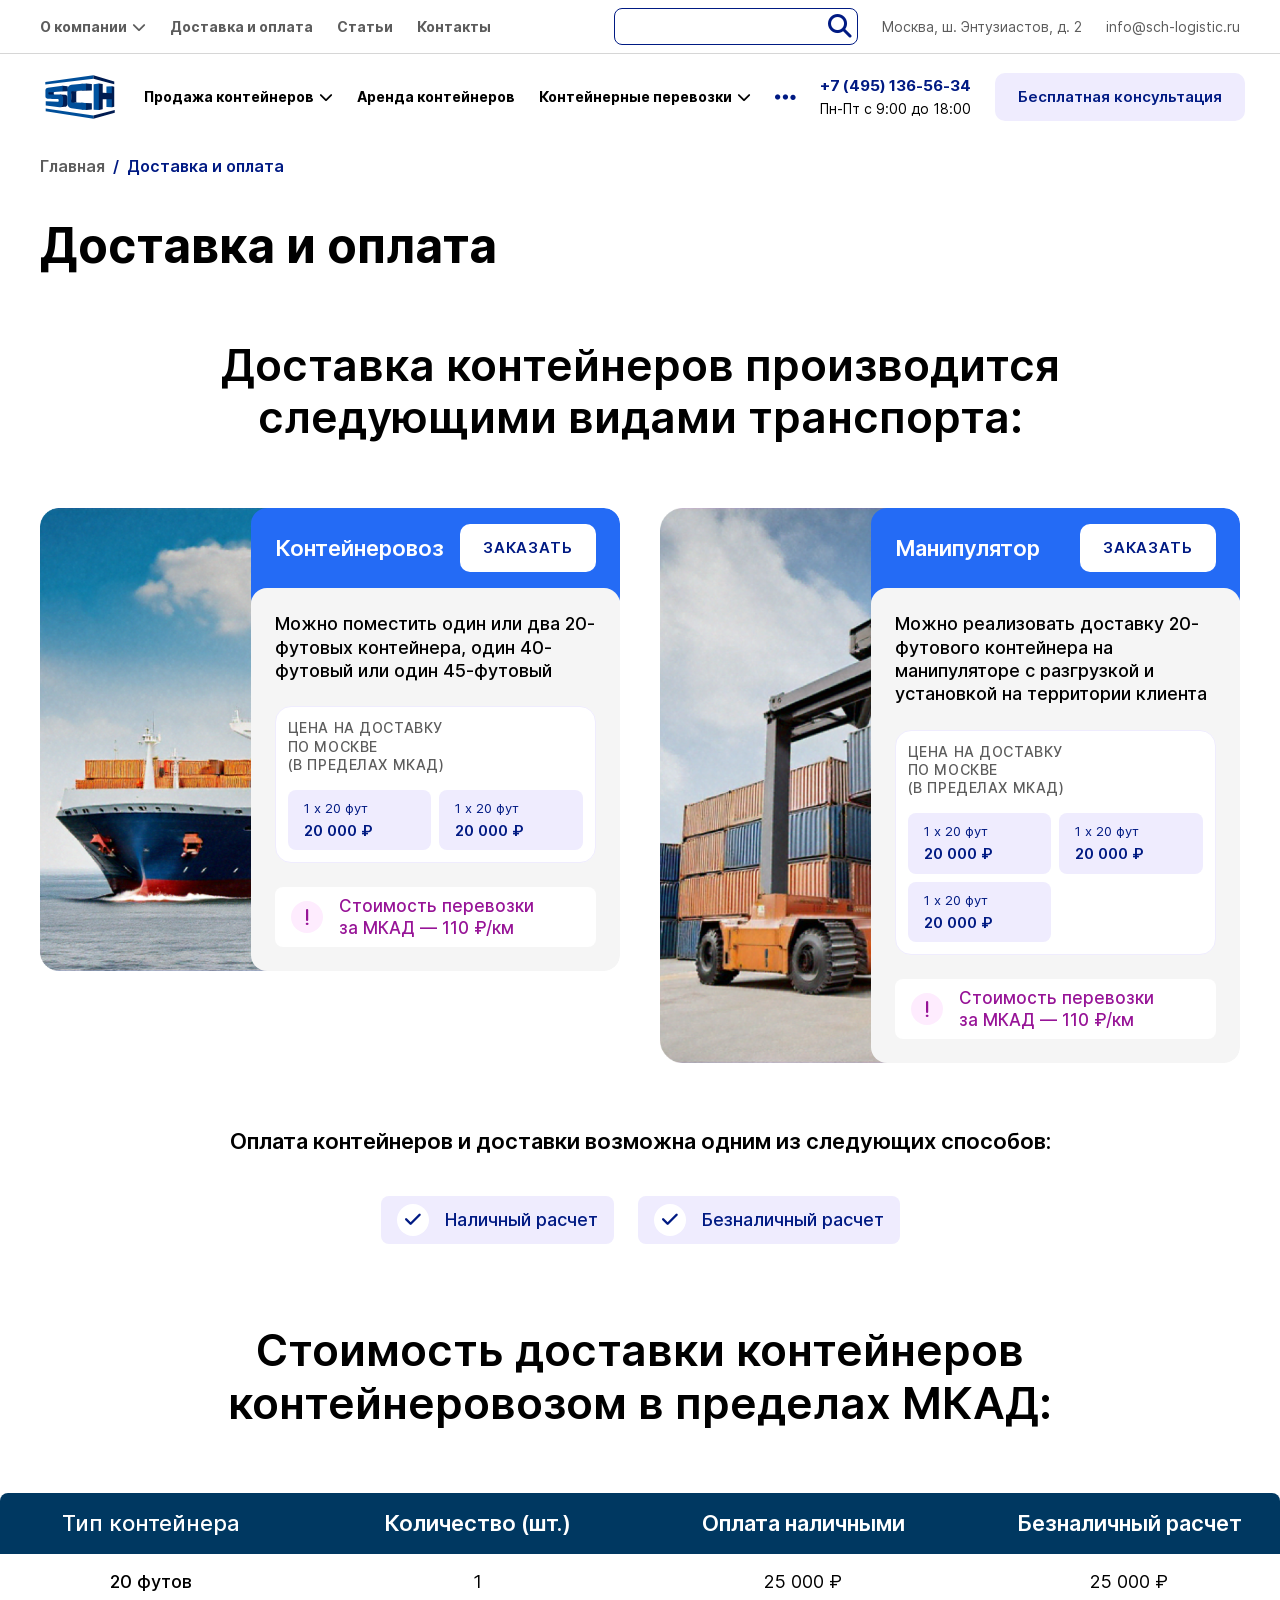
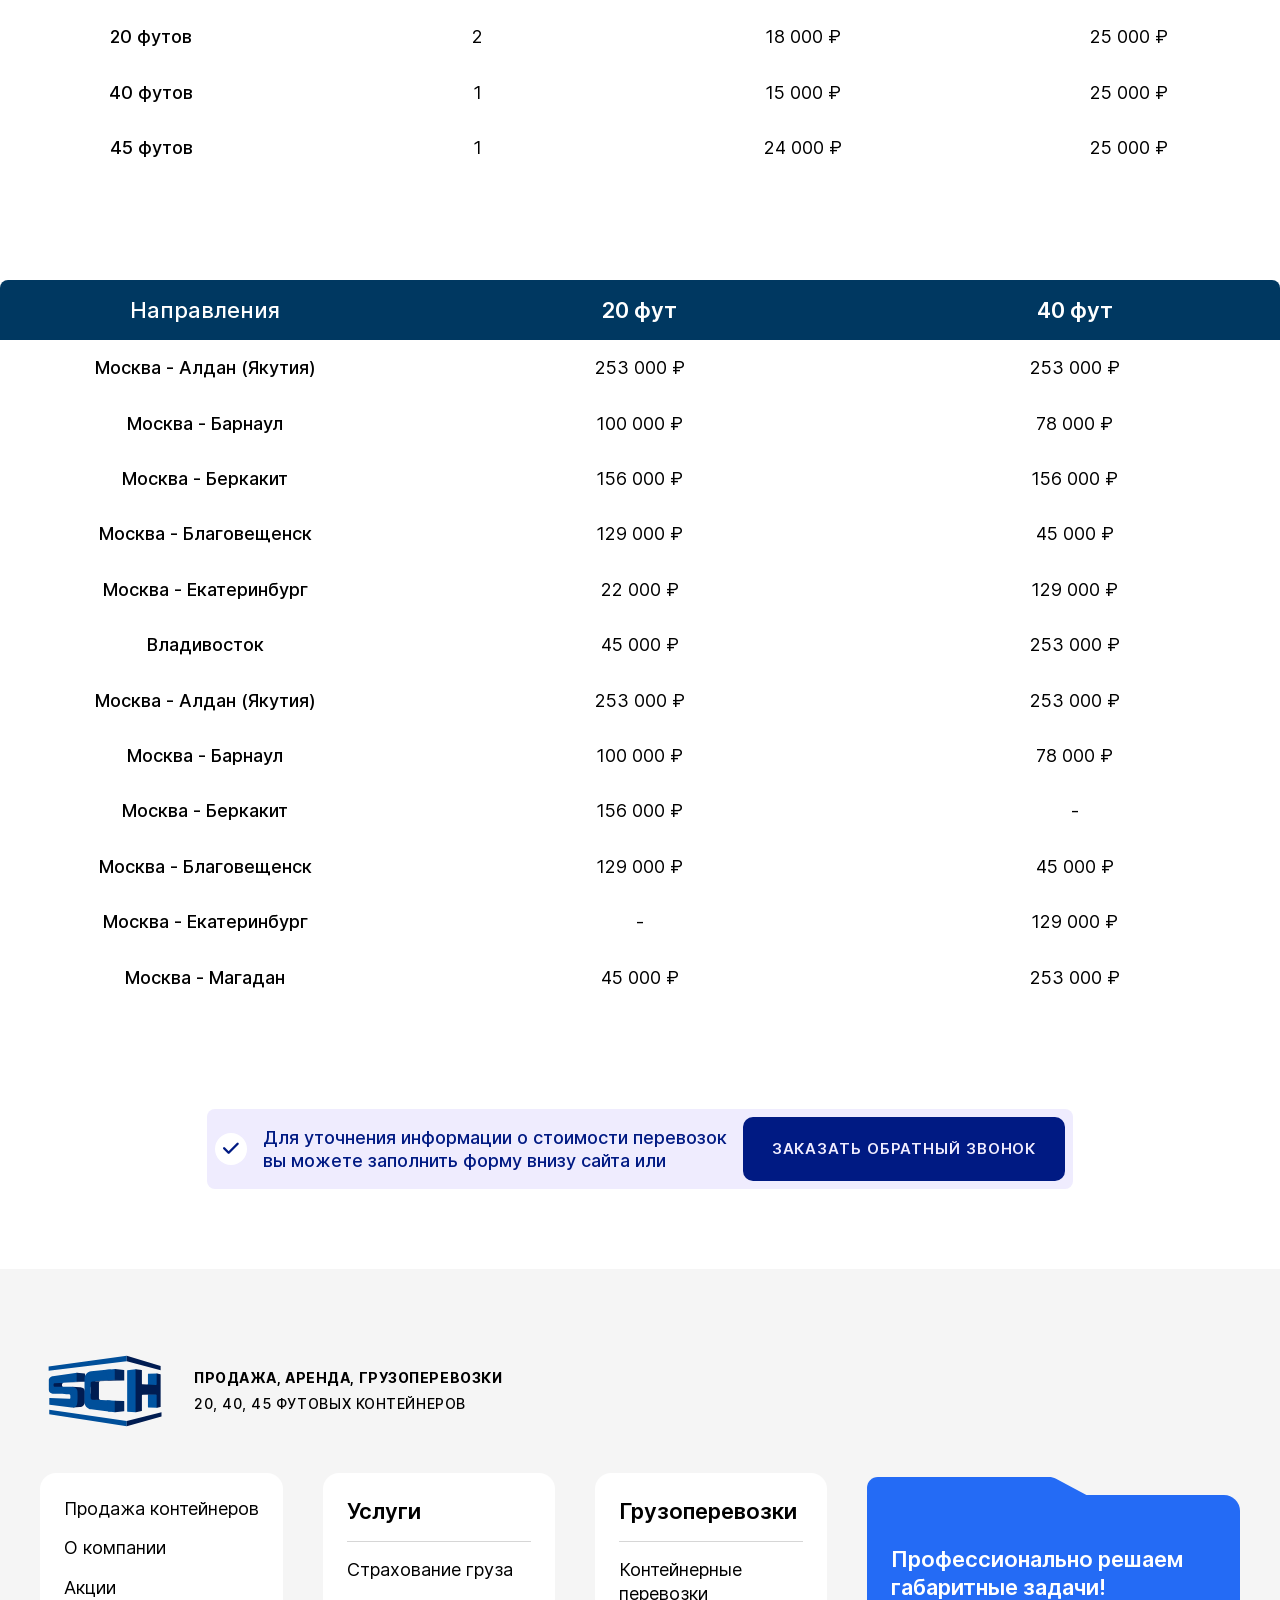
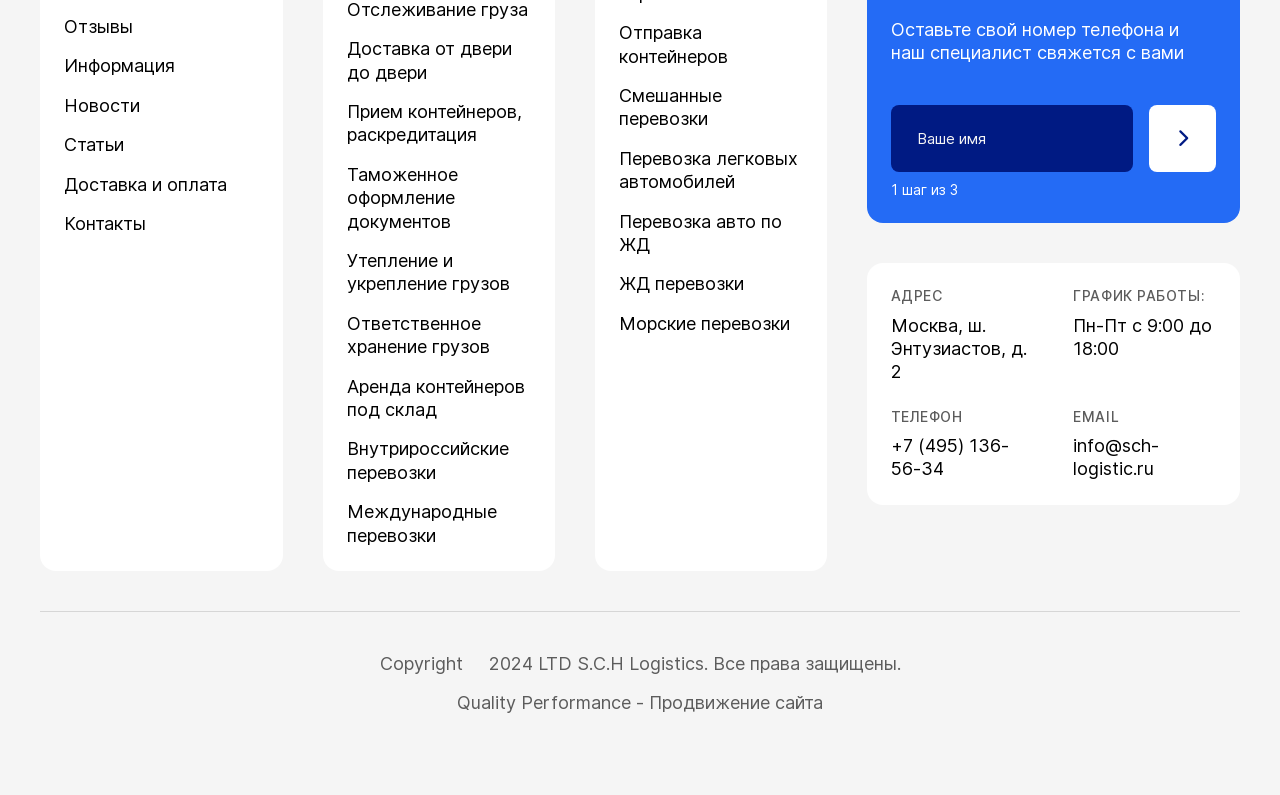
<file: deliv-payment.html>
<!DOCTYPE html>
  <html lang="ru">
    <head>
      <meta charset="utf-8"></meta>
      <meta name="viewport" content="width=device-width, initial-scale=1"></meta>
      <link rel="icon" type="image/x-icon" href="demo.svg"></link>
      <link rel="stylesheet" href="./assets/css/styles.css"></link>
      <title>Доставка и оплата</title>
      <meta name="description" content="Одна из страниц проекта , предлагаем ознакомиться с программой"></meta>
    </head>
    <body>
      <header class="header">
        <div class="header__top">
          <div class="container header__top-container">
            <ul class="header__top-left">
              <li class="header-submenu">
                <div data-id="panel">
                  <a href="javascript:void(0)">О компании</a>
                  <i class="fa-solid fa-chevron-down"></i>
                </div>
                <div class="header-submenu__body header-submenu__body--short" data-id="body">
                  <a href="javascript:void(0)">Акции</a>
                  <a href="javascript:void(0)">Отзывы</a>
                  <a href="javascript:void(0)">Информация</a>
                  <a href="javascript:void(0)">Статьи</a>
                </div>
              </li>
              <li class="header-submenu">
                <div data-id="panel">
                  <a href="javascript:void(0)">Доставка и оплата</a>
                </div>
              </li>
              <li class="header-submenu">
                <div data-id="panel">
                  <a href="javascript:void(0)">Статьи</a>
                </div>
              </li>
              <li class="header-submenu" data-header-contacts>
                <div data-id="panel">
                  <a href="javascript:void(0)">Контакты</a>
                </div>
              </li>
            </ul>
            <div class="header__top-right">
              <form class="header-search">
                <label class="header-search__label">
                  <input type="search" class="header-search__input"></input>
                  <button type="submit">
                    <i class="fa-solid fa-magnifying-glass"></i>
                  </button>
                </label>
              </form>
              <p>Москва, ш. Энтузиастов, д. 2</p>
              <a href="#">info@sch-logistic.ru</a>
            </div>
          </div>
        </div>
        <div class="header__bottom">
          <div class="container header__bottom-container">
            <a href="index.html" class="logo">
              <img src="modules/logo/demo.svg" alt=""></img>
            </a>
            <nav class="header__menu">
              <ul class="header__menu-wrap">
                <li class="header-submenu">
                  <div data-id="panel">
                    <a href="javascript:void(0)">Продажа контейнеров</a>
                    <i class="fa-solid fa-chevron-down"></i>
                  </div>
                  <div class="header-submenu__body" data-id="body">
                    <ul class="submenu-content">
                      <li class="submenu-content__item">
                        <div class="submenu-content__item-panel" data-id="panel">
                          <a href="javascript:void(0)">Сухогрузные морские контейнеры</a>
                          <i class="fa-regular fa-chevron-right"></i>
                        </div>
                        <ul class="submenu-content__body" data-id="body">
                          <li class="submenu-content__item">
                            <div class="submenu-content__item-panel" data-id="panel">
                              <a href="javascript:void(0)">20 футов</a>
                              <i class="fa-regular fa-chevron-right"></i>
                            </div>
                            <ul class="submenu-content__body" data-id="body">
                              <li class="submenu-content__item">
                                <a href="javascript:void(0)">Б/у</a>
                              </li>
                              <li class="submenu-content__item">
                                <a href="javascript:void(0)">Новый</a>
                              </li>
                              <li class="submenu-content__item">
                                <a href="javascript:void(0)">Dry Cube стандартные</a>
                              </li>
                              <li class="submenu-content__item">
                                <a href="javascript:void(0)">High Cube высокие</a>
                              </li>
                              <li class="submenu-content__item">
                                <a href="javascript:void(0)">Open Top открытые</a>
                              </li>
                              <li class="submenu-content__item">
                                <a href="javascript:void(0)">Hard Top</a>
                              </li>
                            </ul>
                          </li>
                          <li class="submenu-content__item">
                            <div class="submenu-content__item-panel" data-id="panel">
                              <a href="javascript:void(0)">30 футов</a>
                              <i class="fa-regular fa-chevron-right"></i>
                            </div>
                            <ul class="submenu-content__body" data-id="body">
                              <li class="submenu-content__item">
                                <a href="javascript:void(0)">Б/у</a>
                              </li>
                              <li class="submenu-content__item">
                                <a href="javascript:void(0)">Новый</a>
                              </li>
                              <li class="submenu-content__item">
                                <a href="javascript:void(0)">Dry Cube стандартные</a>
                              </li>
                              <li class="submenu-content__item">
                                <a href="javascript:void(0)">High Cube высокие</a>
                              </li>
                              <li class="submenu-content__item">
                                <a href="javascript:void(0)">Open Top открытые</a>
                              </li>
                              <li class="submenu-content__item">
                                <a href="javascript:void(0)">Hard Top</a>
                              </li>
                            </ul>
                          </li>
                        </ul>
                      </li>
                      <li class="submenu-content__item">
                        <div class="submenu-content__item-panel" data-id="panel">
                          <a href="javascript:void(0)">Рефрижераторные контейнеры</a>
                          <i class="fa-regular fa-chevron-right"></i>
                        </div>
                        <ul class="submenu-content__body" data-id="body">
                          <li class="submenu-content__item">
                            <div class="submenu-content__item-panel" data-id="panel">
                              <a href="javascript:void(0)">20 футов</a>
                              <i class="fa-regular fa-chevron-right"></i>
                            </div>
                            <ul class="submenu-content__body" data-id="body">
                              <li class="submenu-content__item">
                                <a href="javascript:void(0)">Б/у</a>
                              </li>
                              <li class="submenu-content__item">
                                <a href="javascript:void(0)">Новый</a>
                              </li>
                              <li class="submenu-content__item">
                                <a href="javascript:void(0)">Dry Cube стандартные</a>
                              </li>
                              <li class="submenu-content__item">
                                <a href="javascript:void(0)">High Cube высокие</a>
                              </li>
                              <li class="submenu-content__item">
                                <a href="javascript:void(0)">Open Top открытые</a>
                              </li>
                              <li class="submenu-content__item">
                                <a href="javascript:void(0)">Hard Top</a>
                              </li>
                            </ul>
                          </li>
                          <li class="submenu-content__item">
                            <div class="submenu-content__item-panel" data-id="panel">
                              <a href="javascript:void(0)">30 футов</a>
                              <i class="fa-regular fa-chevron-right"></i>
                            </div>
                            <ul class="submenu-content__body" data-id="body">
                              <li class="submenu-content__item">
                                <a href="javascript:void(0)">Б/у</a>
                              </li>
                              <li class="submenu-content__item">
                                <a href="javascript:void(0)">Новый</a>
                              </li>
                              <li class="submenu-content__item">
                                <a href="javascript:void(0)">Dry Cube стандартные</a>
                              </li>
                              <li class="submenu-content__item">
                                <a href="javascript:void(0)">High Cube высокие</a>
                              </li>
                              <li class="submenu-content__item">
                                <a href="javascript:void(0)">Open Top открытые</a>
                              </li>
                              <li class="submenu-content__item">
                                <a href="javascript:void(0)">Hard Top</a>
                              </li>
                            </ul>
                          </li>
                        </ul>
                      </li>
                      <li class="submenu-content__item">
                        <div class="submenu-content__item-panel" data-id="panel">
                          <a href="javascript:void(0)">Морской контейнер 6 метров</a>
                          <i class="fa-regular fa-chevron-right"></i>
                        </div>
                        <ul class="submenu-content__body" data-id="body">
                          <li class="submenu-content__item">
                            <div class="submenu-content__item-panel" data-id="panel">
                              <a href="javascript:void(0)">20 футов</a>
                              <i class="fa-regular fa-chevron-right"></i>
                            </div>
                            <ul class="submenu-content__body" data-id="body">
                              <li class="submenu-content__item">
                                <a href="javascript:void(0)">Б/у</a>
                              </li>
                              <li class="submenu-content__item">
                                <a href="javascript:void(0)">Новый</a>
                              </li>
                              <li class="submenu-content__item">
                                <a href="javascript:void(0)">Dry Cube стандартные</a>
                              </li>
                              <li class="submenu-content__item">
                                <a href="javascript:void(0)">High Cube высокие</a>
                              </li>
                              <li class="submenu-content__item">
                                <a href="javascript:void(0)">Open Top открытые</a>
                              </li>
                              <li class="submenu-content__item">
                                <a href="javascript:void(0)">Hard Top</a>
                              </li>
                            </ul>
                          </li>
                          <li class="submenu-content__item">
                            <div class="submenu-content__item-panel" data-id="panel">
                              <a href="javascript:void(0)">30 футов</a>
                              <i class="fa-regular fa-chevron-right"></i>
                            </div>
                            <ul class="submenu-content__body" data-id="body">
                              <li class="submenu-content__item">
                                <a href="javascript:void(0)">Б/у</a>
                              </li>
                              <li class="submenu-content__item">
                                <a href="javascript:void(0)">Новый</a>
                              </li>
                              <li class="submenu-content__item">
                                <a href="javascript:void(0)">Dry Cube стандартные</a>
                              </li>
                              <li class="submenu-content__item">
                                <a href="javascript:void(0)">High Cube высокие</a>
                              </li>
                              <li class="submenu-content__item">
                                <a href="javascript:void(0)">Open Top открытые</a>
                              </li>
                              <li class="submenu-content__item">
                                <a href="javascript:void(0)">Hard Top</a>
                              </li>
                            </ul>
                          </li>
                        </ul>
                      </li>
                      <li class="submenu-content__item">
                        <div class="submenu-content__item-panel" data-id="panel">
                          <a href="javascript:void(0)">Морской контейнер 12 метров</a>
                          <i class="fa-regular fa-chevron-right"></i>
                        </div>
                        <ul class="submenu-content__body" data-id="body">
                          <li class="submenu-content__item">
                            <div class="submenu-content__item-panel" data-id="panel">
                              <a href="javascript:void(0)">20 футов</a>
                              <i class="fa-regular fa-chevron-right"></i>
                            </div>
                            <ul class="submenu-content__body" data-id="body">
                              <li class="submenu-content__item">
                                <a href="javascript:void(0)">Б/у</a>
                              </li>
                              <li class="submenu-content__item">
                                <a href="javascript:void(0)">Новый</a>
                              </li>
                              <li class="submenu-content__item">
                                <a href="javascript:void(0)">Dry Cube стандартные</a>
                              </li>
                              <li class="submenu-content__item">
                                <a href="javascript:void(0)">High Cube высокие</a>
                              </li>
                              <li class="submenu-content__item">
                                <a href="javascript:void(0)">Open Top открытые</a>
                              </li>
                              <li class="submenu-content__item">
                                <a href="javascript:void(0)">Hard Top</a>
                              </li>
                            </ul>
                          </li>
                          <li class="submenu-content__item">
                            <div class="submenu-content__item-panel" data-id="panel">
                              <a href="javascript:void(0)">30 футов</a>
                              <i class="fa-regular fa-chevron-right"></i>
                            </div>
                            <ul class="submenu-content__body" data-id="body">
                              <li class="submenu-content__item">
                                <a href="javascript:void(0)">Б/у</a>
                              </li>
                              <li class="submenu-content__item">
                                <a href="javascript:void(0)">Новый</a>
                              </li>
                              <li class="submenu-content__item">
                                <a href="javascript:void(0)">Dry Cube стандартные</a>
                              </li>
                              <li class="submenu-content__item">
                                <a href="javascript:void(0)">High Cube высокие</a>
                              </li>
                              <li class="submenu-content__item">
                                <a href="javascript:void(0)">Open Top открытые</a>
                              </li>
                              <li class="submenu-content__item">
                                <a href="javascript:void(0)">Hard Top</a>
                              </li>
                            </ul>
                          </li>
                        </ul>
                      </li>
                      <li class="submenu-content__item">
                        <div class="submenu-content__item-panel" data-id="panel">
                          <a href="javascript:void(0)">Списанные контейнеры</a>
                          <i class="fa-regular fa-chevron-right"></i>
                        </div>
                        <ul class="submenu-content__body" data-id="body">
                          <li class="submenu-content__item">
                            <div class="submenu-content__item-panel" data-id="panel">
                              <a href="javascript:void(0)">20 футов</a>
                              <i class="fa-regular fa-chevron-right"></i>
                            </div>
                            <ul class="submenu-content__body" data-id="body">
                              <li class="submenu-content__item">
                                <a href="javascript:void(0)">Б/у</a>
                              </li>
                              <li class="submenu-content__item">
                                <a href="javascript:void(0)">Новый</a>
                              </li>
                              <li class="submenu-content__item">
                                <a href="javascript:void(0)">Dry Cube стандартные</a>
                              </li>
                              <li class="submenu-content__item">
                                <a href="javascript:void(0)">High Cube высокие</a>
                              </li>
                              <li class="submenu-content__item">
                                <a href="javascript:void(0)">Open Top открытые</a>
                              </li>
                              <li class="submenu-content__item">
                                <a href="javascript:void(0)">Hard Top</a>
                              </li>
                            </ul>
                          </li>
                          <li class="submenu-content__item">
                            <div class="submenu-content__item-panel" data-id="panel">
                              <a href="javascript:void(0)">30 футов</a>
                              <i class="fa-regular fa-chevron-right"></i>
                            </div>
                            <ul class="submenu-content__body" data-id="body">
                              <li class="submenu-content__item">
                                <a href="javascript:void(0)">Б/у</a>
                              </li>
                              <li class="submenu-content__item">
                                <a href="javascript:void(0)">Новый</a>
                              </li>
                              <li class="submenu-content__item">
                                <a href="javascript:void(0)">Dry Cube стандартные</a>
                              </li>
                              <li class="submenu-content__item">
                                <a href="javascript:void(0)">High Cube высокие</a>
                              </li>
                              <li class="submenu-content__item">
                                <a href="javascript:void(0)">Open Top открытые</a>
                              </li>
                              <li class="submenu-content__item">
                                <a href="javascript:void(0)">Hard Top</a>
                              </li>
                            </ul>
                          </li>
                        </ul>
                      </li>
                      <li class="submenu-content__item">
                        <div class="submenu-content__item-panel" data-id="panel">
                          <a href="javascript:void(0)">Морские контейнеры оптом</a>
                          <i class="fa-regular fa-chevron-right"></i>
                        </div>
                        <ul class="submenu-content__body" data-id="body">
                          <li class="submenu-content__item">
                            <div class="submenu-content__item-panel" data-id="panel">
                              <a href="javascript:void(0)">20 футов</a>
                              <i class="fa-regular fa-chevron-right"></i>
                            </div>
                            <ul class="submenu-content__body" data-id="body">
                              <li class="submenu-content__item">
                                <a href="javascript:void(0)">Б/у</a>
                              </li>
                              <li class="submenu-content__item">
                                <a href="javascript:void(0)">Новый</a>
                              </li>
                              <li class="submenu-content__item">
                                <a href="javascript:void(0)">Dry Cube стандартные</a>
                              </li>
                              <li class="submenu-content__item">
                                <a href="javascript:void(0)">High Cube высокие</a>
                              </li>
                              <li class="submenu-content__item">
                                <a href="javascript:void(0)">Open Top открытые</a>
                              </li>
                              <li class="submenu-content__item">
                                <a href="javascript:void(0)">Hard Top</a>
                              </li>
                            </ul>
                          </li>
                          <li class="submenu-content__item">
                            <div class="submenu-content__item-panel" data-id="panel">
                              <a href="javascript:void(0)">30 футов</a>
                              <i class="fa-regular fa-chevron-right"></i>
                            </div>
                            <ul class="submenu-content__body" data-id="body">
                              <li class="submenu-content__item">
                                <a href="javascript:void(0)">Б/у</a>
                              </li>
                              <li class="submenu-content__item">
                                <a href="javascript:void(0)">Новый</a>
                              </li>
                              <li class="submenu-content__item">
                                <a href="javascript:void(0)">Dry Cube стандартные</a>
                              </li>
                              <li class="submenu-content__item">
                                <a href="javascript:void(0)">High Cube высокие</a>
                              </li>
                              <li class="submenu-content__item">
                                <a href="javascript:void(0)">Open Top открытые</a>
                              </li>
                              <li class="submenu-content__item">
                                <a href="javascript:void(0)">Hard Top</a>
                              </li>
                            </ul>
                          </li>
                        </ul>
                      </li>
                      <li class="submenu-content__item">
                        <div class="submenu-content__item-panel" data-id="panel">
                          <a href="javascript:void(0)">Контейнеры Dry Cube</a>
                          <i class="fa-regular fa-chevron-right"></i>
                        </div>
                        <ul class="submenu-content__body" data-id="body">
                          <li class="submenu-content__item">
                            <div class="submenu-content__item-panel" data-id="panel">
                              <a href="javascript:void(0)">20 футов</a>
                              <i class="fa-regular fa-chevron-right"></i>
                            </div>
                            <ul class="submenu-content__body" data-id="body">
                              <li class="submenu-content__item">
                                <a href="javascript:void(0)">Б/у</a>
                              </li>
                              <li class="submenu-content__item">
                                <a href="javascript:void(0)">Новый</a>
                              </li>
                              <li class="submenu-content__item">
                                <a href="javascript:void(0)">Dry Cube стандартные</a>
                              </li>
                              <li class="submenu-content__item">
                                <a href="javascript:void(0)">High Cube высокие</a>
                              </li>
                              <li class="submenu-content__item">
                                <a href="javascript:void(0)">Open Top открытые</a>
                              </li>
                              <li class="submenu-content__item">
                                <a href="javascript:void(0)">Hard Top</a>
                              </li>
                            </ul>
                          </li>
                          <li class="submenu-content__item">
                            <div class="submenu-content__item-panel" data-id="panel">
                              <a href="javascript:void(0)">30 футов</a>
                              <i class="fa-regular fa-chevron-right"></i>
                            </div>
                            <ul class="submenu-content__body" data-id="body">
                              <li class="submenu-content__item">
                                <a href="javascript:void(0)">Б/у</a>
                              </li>
                              <li class="submenu-content__item">
                                <a href="javascript:void(0)">Новый</a>
                              </li>
                              <li class="submenu-content__item">
                                <a href="javascript:void(0)">Dry Cube стандартные</a>
                              </li>
                              <li class="submenu-content__item">
                                <a href="javascript:void(0)">High Cube высокие</a>
                              </li>
                              <li class="submenu-content__item">
                                <a href="javascript:void(0)">Open Top открытые</a>
                              </li>
                              <li class="submenu-content__item">
                                <a href="javascript:void(0)">Hard Top</a>
                              </li>
                            </ul>
                          </li>
                        </ul>
                      </li>
                      <li class="submenu-content__item">
                        <div class="submenu-content__item-panel" data-id="panel">
                          <a href="javascript:void(0)">Сухогрузные морские контейнеры</a>
                          <i class="fa-regular fa-chevron-right"></i>
                        </div>
                        <ul class="submenu-content__body" data-id="body">
                          <li class="submenu-content__item">
                            <div class="submenu-content__item-panel" data-id="panel">
                              <a href="javascript:void(0)">20 футов</a>
                              <i class="fa-regular fa-chevron-right"></i>
                            </div>
                            <ul class="submenu-content__body" data-id="body">
                              <li class="submenu-content__item">
                                <a href="javascript:void(0)">Б/у</a>
                              </li>
                              <li class="submenu-content__item">
                                <a href="javascript:void(0)">Новый</a>
                              </li>
                              <li class="submenu-content__item">
                                <a href="javascript:void(0)">Dry Cube стандартные</a>
                              </li>
                              <li class="submenu-content__item">
                                <a href="javascript:void(0)">High Cube высокие</a>
                              </li>
                              <li class="submenu-content__item">
                                <a href="javascript:void(0)">Open Top открытые</a>
                              </li>
                              <li class="submenu-content__item">
                                <a href="javascript:void(0)">Hard Top</a>
                              </li>
                            </ul>
                          </li>
                          <li class="submenu-content__item">
                            <div class="submenu-content__item-panel" data-id="panel">
                              <a href="javascript:void(0)">30 футов</a>
                              <i class="fa-regular fa-chevron-right"></i>
                            </div>
                            <ul class="submenu-content__body" data-id="body">
                              <li class="submenu-content__item">
                                <a href="javascript:void(0)">Б/у</a>
                              </li>
                              <li class="submenu-content__item">
                                <a href="javascript:void(0)">Новый</a>
                              </li>
                              <li class="submenu-content__item">
                                <a href="javascript:void(0)">Dry Cube стандартные</a>
                              </li>
                              <li class="submenu-content__item">
                                <a href="javascript:void(0)">High Cube высокие</a>
                              </li>
                              <li class="submenu-content__item">
                                <a href="javascript:void(0)">Open Top открытые</a>
                              </li>
                              <li class="submenu-content__item">
                                <a href="javascript:void(0)">Hard Top</a>
                              </li>
                            </ul>
                          </li>
                        </ul>
                      </li>
                      <li class="submenu-content__item">
                        <div class="submenu-content__item-panel" data-id="panel">
                          <a href="javascript:void(0)">Рефрижераторные контейнеры</a>
                          <i class="fa-regular fa-chevron-right"></i>
                        </div>
                        <ul class="submenu-content__body" data-id="body">
                          <li class="submenu-content__item">
                            <div class="submenu-content__item-panel" data-id="panel">
                              <a href="javascript:void(0)">20 футов</a>
                              <i class="fa-regular fa-chevron-right"></i>
                            </div>
                            <ul class="submenu-content__body" data-id="body">
                              <li class="submenu-content__item">
                                <a href="javascript:void(0)">Б/у</a>
                              </li>
                              <li class="submenu-content__item">
                                <a href="javascript:void(0)">Новый</a>
                              </li>
                              <li class="submenu-content__item">
                                <a href="javascript:void(0)">Dry Cube стандартные</a>
                              </li>
                              <li class="submenu-content__item">
                                <a href="javascript:void(0)">High Cube высокие</a>
                              </li>
                              <li class="submenu-content__item">
                                <a href="javascript:void(0)">Open Top открытые</a>
                              </li>
                              <li class="submenu-content__item">
                                <a href="javascript:void(0)">Hard Top</a>
                              </li>
                            </ul>
                          </li>
                          <li class="submenu-content__item">
                            <div class="submenu-content__item-panel" data-id="panel">
                              <a href="javascript:void(0)">30 футов</a>
                              <i class="fa-regular fa-chevron-right"></i>
                            </div>
                            <ul class="submenu-content__body" data-id="body">
                              <li class="submenu-content__item">
                                <a href="javascript:void(0)">Б/у</a>
                              </li>
                              <li class="submenu-content__item">
                                <a href="javascript:void(0)">Новый</a>
                              </li>
                              <li class="submenu-content__item">
                                <a href="javascript:void(0)">Dry Cube стандартные</a>
                              </li>
                              <li class="submenu-content__item">
                                <a href="javascript:void(0)">High Cube высокие</a>
                              </li>
                              <li class="submenu-content__item">
                                <a href="javascript:void(0)">Open Top открытые</a>
                              </li>
                              <li class="submenu-content__item">
                                <a href="javascript:void(0)">Hard Top</a>
                              </li>
                            </ul>
                          </li>
                        </ul>
                      </li>
                      <li class="submenu-content__item">
                        <div class="submenu-content__item-panel" data-id="panel">
                          <a href="javascript:void(0)">Морской контейнер 6 метров</a>
                          <i class="fa-regular fa-chevron-right"></i>
                        </div>
                        <ul class="submenu-content__body" data-id="body">
                          <li class="submenu-content__item">
                            <div class="submenu-content__item-panel" data-id="panel">
                              <a href="javascript:void(0)">20 футов</a>
                              <i class="fa-regular fa-chevron-right"></i>
                            </div>
                            <ul class="submenu-content__body" data-id="body">
                              <li class="submenu-content__item">
                                <a href="javascript:void(0)">Б/у</a>
                              </li>
                              <li class="submenu-content__item">
                                <a href="javascript:void(0)">Новый</a>
                              </li>
                              <li class="submenu-content__item">
                                <a href="javascript:void(0)">Dry Cube стандартные</a>
                              </li>
                              <li class="submenu-content__item">
                                <a href="javascript:void(0)">High Cube высокие</a>
                              </li>
                              <li class="submenu-content__item">
                                <a href="javascript:void(0)">Open Top открытые</a>
                              </li>
                              <li class="submenu-content__item">
                                <a href="javascript:void(0)">Hard Top</a>
                              </li>
                            </ul>
                          </li>
                          <li class="submenu-content__item">
                            <div class="submenu-content__item-panel" data-id="panel">
                              <a href="javascript:void(0)">30 футов</a>
                              <i class="fa-regular fa-chevron-right"></i>
                            </div>
                            <ul class="submenu-content__body" data-id="body">
                              <li class="submenu-content__item">
                                <a href="javascript:void(0)">Б/у</a>
                              </li>
                              <li class="submenu-content__item">
                                <a href="javascript:void(0)">Новый</a>
                              </li>
                              <li class="submenu-content__item">
                                <a href="javascript:void(0)">Dry Cube стандартные</a>
                              </li>
                              <li class="submenu-content__item">
                                <a href="javascript:void(0)">High Cube высокие</a>
                              </li>
                              <li class="submenu-content__item">
                                <a href="javascript:void(0)">Open Top открытые</a>
                              </li>
                              <li class="submenu-content__item">
                                <a href="javascript:void(0)">Hard Top</a>
                              </li>
                            </ul>
                          </li>
                        </ul>
                      </li>
                      <li class="submenu-content__item">
                        <div class="submenu-content__item-panel" data-id="panel">
                          <a href="javascript:void(0)">Морской контейнер 12 метров</a>
                          <i class="fa-regular fa-chevron-right"></i>
                        </div>
                        <ul class="submenu-content__body" data-id="body">
                          <li class="submenu-content__item">
                            <div class="submenu-content__item-panel" data-id="panel">
                              <a href="javascript:void(0)">20 футов</a>
                              <i class="fa-regular fa-chevron-right"></i>
                            </div>
                            <ul class="submenu-content__body" data-id="body">
                              <li class="submenu-content__item">
                                <a href="javascript:void(0)">Б/у</a>
                              </li>
                              <li class="submenu-content__item">
                                <a href="javascript:void(0)">Новый</a>
                              </li>
                              <li class="submenu-content__item">
                                <a href="javascript:void(0)">Dry Cube стандартные</a>
                              </li>
                              <li class="submenu-content__item">
                                <a href="javascript:void(0)">High Cube высокие</a>
                              </li>
                              <li class="submenu-content__item">
                                <a href="javascript:void(0)">Open Top открытые</a>
                              </li>
                              <li class="submenu-content__item">
                                <a href="javascript:void(0)">Hard Top</a>
                              </li>
                            </ul>
                          </li>
                          <li class="submenu-content__item">
                            <div class="submenu-content__item-panel" data-id="panel">
                              <a href="javascript:void(0)">30 футов</a>
                              <i class="fa-regular fa-chevron-right"></i>
                            </div>
                            <ul class="submenu-content__body" data-id="body">
                              <li class="submenu-content__item">
                                <a href="javascript:void(0)">Б/у</a>
                              </li>
                              <li class="submenu-content__item">
                                <a href="javascript:void(0)">Новый</a>
                              </li>
                              <li class="submenu-content__item">
                                <a href="javascript:void(0)">Dry Cube стандартные</a>
                              </li>
                              <li class="submenu-content__item">
                                <a href="javascript:void(0)">High Cube высокие</a>
                              </li>
                              <li class="submenu-content__item">
                                <a href="javascript:void(0)">Open Top открытые</a>
                              </li>
                              <li class="submenu-content__item">
                                <a href="javascript:void(0)">Hard Top</a>
                              </li>
                            </ul>
                          </li>
                        </ul>
                      </li>
                      <li class="submenu-content__item">
                        <div class="submenu-content__item-panel" data-id="panel">
                          <a href="javascript:void(0)">Списанные контейнеры</a>
                          <i class="fa-regular fa-chevron-right"></i>
                        </div>
                        <ul class="submenu-content__body" data-id="body">
                          <li class="submenu-content__item">
                            <div class="submenu-content__item-panel" data-id="panel">
                              <a href="javascript:void(0)">20 футов</a>
                              <i class="fa-regular fa-chevron-right"></i>
                            </div>
                            <ul class="submenu-content__body" data-id="body">
                              <li class="submenu-content__item">
                                <a href="javascript:void(0)">Б/у</a>
                              </li>
                              <li class="submenu-content__item">
                                <a href="javascript:void(0)">Новый</a>
                              </li>
                              <li class="submenu-content__item">
                                <a href="javascript:void(0)">Dry Cube стандартные</a>
                              </li>
                              <li class="submenu-content__item">
                                <a href="javascript:void(0)">High Cube высокие</a>
                              </li>
                              <li class="submenu-content__item">
                                <a href="javascript:void(0)">Open Top открытые</a>
                              </li>
                              <li class="submenu-content__item">
                                <a href="javascript:void(0)">Hard Top</a>
                              </li>
                            </ul>
                          </li>
                          <li class="submenu-content__item">
                            <div class="submenu-content__item-panel" data-id="panel">
                              <a href="javascript:void(0)">30 футов</a>
                              <i class="fa-regular fa-chevron-right"></i>
                            </div>
                            <ul class="submenu-content__body" data-id="body">
                              <li class="submenu-content__item">
                                <a href="javascript:void(0)">Б/у</a>
                              </li>
                              <li class="submenu-content__item">
                                <a href="javascript:void(0)">Новый</a>
                              </li>
                              <li class="submenu-content__item">
                                <a href="javascript:void(0)">Dry Cube стандартные</a>
                              </li>
                              <li class="submenu-content__item">
                                <a href="javascript:void(0)">High Cube высокие</a>
                              </li>
                              <li class="submenu-content__item">
                                <a href="javascript:void(0)">Open Top открытые</a>
                              </li>
                              <li class="submenu-content__item">
                                <a href="javascript:void(0)">Hard Top</a>
                              </li>
                            </ul>
                          </li>
                        </ul>
                      </li>
                      <li class="submenu-content__item">
                        <div class="submenu-content__item-panel" data-id="panel">
                          <a href="javascript:void(0)">Морские контейнеры оптом</a>
                          <i class="fa-regular fa-chevron-right"></i>
                        </div>
                        <ul class="submenu-content__body" data-id="body">
                          <li class="submenu-content__item">
                            <div class="submenu-content__item-panel" data-id="panel">
                              <a href="javascript:void(0)">20 футов</a>
                              <i class="fa-regular fa-chevron-right"></i>
                            </div>
                            <ul class="submenu-content__body" data-id="body">
                              <li class="submenu-content__item">
                                <a href="javascript:void(0)">Б/у</a>
                              </li>
                              <li class="submenu-content__item">
                                <a href="javascript:void(0)">Новый</a>
                              </li>
                              <li class="submenu-content__item">
                                <a href="javascript:void(0)">Dry Cube стандартные</a>
                              </li>
                              <li class="submenu-content__item">
                                <a href="javascript:void(0)">High Cube высокие</a>
                              </li>
                              <li class="submenu-content__item">
                                <a href="javascript:void(0)">Open Top открытые</a>
                              </li>
                              <li class="submenu-content__item">
                                <a href="javascript:void(0)">Hard Top</a>
                              </li>
                            </ul>
                          </li>
                          <li class="submenu-content__item">
                            <div class="submenu-content__item-panel" data-id="panel">
                              <a href="javascript:void(0)">30 футов</a>
                              <i class="fa-regular fa-chevron-right"></i>
                            </div>
                            <ul class="submenu-content__body" data-id="body">
                              <li class="submenu-content__item">
                                <a href="javascript:void(0)">Б/у</a>
                              </li>
                              <li class="submenu-content__item">
                                <a href="javascript:void(0)">Новый</a>
                              </li>
                              <li class="submenu-content__item">
                                <a href="javascript:void(0)">Dry Cube стандартные</a>
                              </li>
                              <li class="submenu-content__item">
                                <a href="javascript:void(0)">High Cube высокие</a>
                              </li>
                              <li class="submenu-content__item">
                                <a href="javascript:void(0)">Open Top открытые</a>
                              </li>
                              <li class="submenu-content__item">
                                <a href="javascript:void(0)">Hard Top</a>
                              </li>
                            </ul>
                          </li>
                        </ul>
                      </li>
                      <li class="submenu-content__item">
                        <div class="submenu-content__item-panel" data-id="panel">
                          <a href="javascript:void(0)">Контейнеры Dry Cube</a>
                          <i class="fa-regular fa-chevron-right"></i>
                        </div>
                        <ul class="submenu-content__body" data-id="body">
                          <li class="submenu-content__item">
                            <div class="submenu-content__item-panel" data-id="panel">
                              <a href="javascript:void(0)">20 футов</a>
                              <i class="fa-regular fa-chevron-right"></i>
                            </div>
                            <ul class="submenu-content__body" data-id="body">
                              <li class="submenu-content__item">
                                <a href="javascript:void(0)">Б/у</a>
                              </li>
                              <li class="submenu-content__item">
                                <a href="javascript:void(0)">Новый</a>
                              </li>
                              <li class="submenu-content__item">
                                <a href="javascript:void(0)">Dry Cube стандартные</a>
                              </li>
                              <li class="submenu-content__item">
                                <a href="javascript:void(0)">High Cube высокие</a>
                              </li>
                              <li class="submenu-content__item">
                                <a href="javascript:void(0)">Open Top открытые</a>
                              </li>
                              <li class="submenu-content__item">
                                <a href="javascript:void(0)">Hard Top</a>
                              </li>
                            </ul>
                          </li>
                          <li class="submenu-content__item">
                            <div class="submenu-content__item-panel" data-id="panel">
                              <a href="javascript:void(0)">30 футов</a>
                              <i class="fa-regular fa-chevron-right"></i>
                            </div>
                            <ul class="submenu-content__body" data-id="body">
                              <li class="submenu-content__item">
                                <a href="javascript:void(0)">Б/у</a>
                              </li>
                              <li class="submenu-content__item">
                                <a href="javascript:void(0)">Новый</a>
                              </li>
                              <li class="submenu-content__item">
                                <a href="javascript:void(0)">Dry Cube стандартные</a>
                              </li>
                              <li class="submenu-content__item">
                                <a href="javascript:void(0)">High Cube высокие</a>
                              </li>
                              <li class="submenu-content__item">
                                <a href="javascript:void(0)">Open Top открытые</a>
                              </li>
                              <li class="submenu-content__item">
                                <a href="javascript:void(0)">Hard Top</a>
                              </li>
                            </ul>
                          </li>
                        </ul>
                      </li>
                    </ul>
                  </div>
                </li>
                <li class="header-submenu">
                  <div data-id="panel">
                    <a href="javascript:void(0)">Аренда контейнеров</a>
                  </div>
                </li>
                <li class="header-submenu">
                  <div data-id="panel">
                    <a href="javascript:void(0)">Контейнерные перевозки</a>
                    <i class="fa-solid fa-chevron-down"></i>
                  </div>
                  <div class="header-submenu__body" data-id="body">
                    <ul class="submenu-content">
                      <li class="submenu-content__item">
                        <div class="submenu-content__item-panel" data-id="panel">
                          <a href="javascript:void(0)">Внутрироссийские перевозки</a>
                          <i class="fa-regular fa-chevron-right"></i>
                        </div>
                        <ul class="submenu-content__body" data-id="body">
                          <li class="submenu-content__item">
                            <div class="submenu-content__item-panel" data-id="panel">
                              <a href="javascript:void(0)">Москва — Владивосток</a>
                            </div>
                          </li>
                          <li class="submenu-content__item">
                            <div class="submenu-content__item-panel" data-id="panel">
                              <a href="javascript:void(0)">Москва — Благовещенск</a>
                            </div>
                          </li>
                          <li class="submenu-content__item">
                            <div class="submenu-content__item-panel" data-id="panel">
                              <a href="javascript:void(0)">Москва — Красноярск</a>
                            </div>
                          </li>
                          <li class="submenu-content__item">
                            <div class="submenu-content__item-panel" data-id="panel">
                              <a href="javascript:void(0)">Москва — Екатеринбург</a>
                            </div>
                          </li>
                          <li class="submenu-content__item">
                            <div class="submenu-content__item-panel" data-id="panel">
                              <a href="javascript:void(0)">Москва — Иркутск</a>
                            </div>
                          </li>
                          <li class="submenu-content__item">
                            <div class="submenu-content__item-panel" data-id="panel">
                              <a href="javascript:void(0)">Москва — Петропавловск-Камчатский</a>
                            </div>
                          </li>
                          <li class="submenu-content__item">
                            <div class="submenu-content__item-panel" data-id="panel">
                              <a href="javascript:void(0)">Москва — Барнаул</a>
                            </div>
                          </li>
                          <li class="submenu-content__item">
                            <div class="submenu-content__item-panel" data-id="panel">
                              <a href="javascript:void(0)">Москва — Кемерово</a>
                            </div>
                          </li>
                        </ul>
                      </li>
                      <li class="submenu-content__item">
                        <div class="submenu-content__item-panel" data-id="panel">
                          <a href="javascript:void(0)">Международные перевозки</a>
                          <i class="fa-regular fa-chevron-right"></i>
                        </div>
                        <ul class="submenu-content__body" data-id="body">
                          <li class="submenu-content__item">
                            <div class="submenu-content__item-panel" data-id="panel">
                              <a href="javascript:void(0)">Азия</a>
                              <i class="fa-regular fa-chevron-right"></i>
                            </div>
                            <ul class="submenu-content__body" data-id="body">
                              <li class="submenu-content__item">
                                <a href="javascript:void(0)">Из Азии</a>
                              </li>
                              <li class="submenu-content__item">
                                <a href="javascript:void(0)">В Азии</a>
                              </li>
                            </ul>
                          </li>
                          <li class="submenu-content__item">
                            <div class="submenu-content__item-panel" data-id="panel">
                              <a href="javascript:void(0)">Вьетнам</a>
                              <i class="fa-regular fa-chevron-right"></i>
                            </div>
                            <ul class="submenu-content__body" data-id="body">
                              <li class="submenu-content__item">
                                <a href="javascript:void(0)">Из Вьетнам</a>
                              </li>
                              <li class="submenu-content__item">
                                <a href="javascript:void(0)">В Вьетнам</a>
                              </li>
                            </ul>
                          </li>
                          <li class="submenu-content__item">
                            <div class="submenu-content__item-panel" data-id="panel">
                              <a href="javascript:void(0)">Китай</a>
                              <i class="fa-regular fa-chevron-right"></i>
                            </div>
                            <ul class="submenu-content__body" data-id="body">
                              <li class="submenu-content__item">
                                <a href="javascript:void(0)">Из Китай</a>
                              </li>
                              <li class="submenu-content__item">
                                <a href="javascript:void(0)">В Китай</a>
                              </li>
                            </ul>
                          </li>
                        </ul>
                      </li>
                      <li class="submenu-content__item">
                        <div class="submenu-content__item-panel" data-id="panel">
                          <a href="javascript:void(0)">Международные перевозки</a>
                        </div>
                      </li>
                      <li class="submenu-content__item">
                        <div class="submenu-content__item-panel" data-id="panel">
                          <a href="javascript:void(0)">Ж/Д контейнерные перевозки</a>
                        </div>
                      </li>
                      <li class="submenu-content__item">
                        <div class="submenu-content__item-panel" data-id="panel">
                          <a href="javascript:void(0)">Перевозка автотранспорта по Ж/Д</a>
                        </div>
                      </li>
                      <li class="submenu-content__item">
                        <div class="submenu-content__item-panel" data-id="panel">
                          <a href="javascript:void(0)">Перевозки автомобильным транспортом</a>
                        </div>
                      </li>
                      <li class="submenu-content__item">
                        <div class="submenu-content__item-panel" data-id="panel">
                          <a href="javascript:void(0)">Морские перевозки</a>
                        </div>
                      </li>
                      <li class="submenu-content__item">
                        <div class="submenu-content__item-panel" data-id="panel">
                          <a href="javascript:void(0)">Водные перевозки</a>
                        </div>
                      </li>
                      <li class="submenu-content__item">
                        <div class="submenu-content__item-panel" data-id="panel">
                          <a href="javascript:void(0)">Отправка контейнеров</a>
                        </div>
                      </li>
                      <li class="submenu-content__item">
                        <div class="submenu-content__item-panel" data-id="panel">
                          <a href="javascript:void(0)">Мультимодальные перевозки</a>
                        </div>
                      </li>
                      <li class="submenu-content__item">
                        <div class="submenu-content__item-panel" data-id="panel">
                          <a href="javascript:void(0)">Перевозки легковых автомобилей</a>
                        </div>
                      </li>
                    </ul>
                  </div>
                </li>
                <li class="header-submenu">
                  <div data-id="panel">
                    <a href="javascript:void(0)">Услуги</a>
                    <i class="fa-solid fa-chevron-down"></i>
                  </div>
                  <div class="header-submenu__body" data-id="body">
                    <ul class="submenu-content">
                      <li class="submenu-content__item">
                        <div class="submenu-content__item-panel" data-id="panel">
                          <a href="javascript:void(0)">Страхование груза</a>
                        </div>
                      </li>
                      <li class="submenu-content__item">
                        <div class="submenu-content__item-panel" data-id="panel">
                          <a href="javascript:void(0)">Отслеживание груза</a>
                        </div>
                      </li>
                      <li class="submenu-content__item">
                        <div class="submenu-content__item-panel" data-id="panel">
                          <a href="javascript:void(0)">Доставка от двери до двери</a>
                        </div>
                      </li>
                      <li class="submenu-content__item">
                        <div class="submenu-content__item-panel" data-id="panel">
                          <a href="javascript:void(0)">Доставка от двери до двери</a>
                        </div>
                      </li>
                      <li class="submenu-content__item">
                        <div class="submenu-content__item-panel" data-id="panel">
                          <a href="javascript:void(0)">Утепление и укрепление грузов</a>
                        </div>
                      </li>
                      <li class="submenu-content__item">
                        <div class="submenu-content__item-panel" data-id="panel">
                          <a href="javascript:void(0)">Аренда контейнеров под склад</a>
                        </div>
                      </li>
                      <li class="submenu-content__item">
                        <div class="submenu-content__item-panel" data-id="panel">
                          <a href="javascript:void(0)">Ответственное хранение грузов</a>
                        </div>
                      </li>
                      <li class="submenu-content__item">
                        <div class="submenu-content__item-panel" data-id="panel">
                          <a href="javascript:void(0)">Таможенное оформление документов</a>
                        </div>
                      </li>
                      <li class="submenu-content__item">
                        <div class="submenu-content__item-panel" data-id="panel">
                          <a href="javascript:void(0)">Прием груженых контейнеров, раскредитация</a>
                        </div>
                      </li>
                    </ul>
                  </div>
                </li>
                <li class="header-submenu">
                  <div data-id="panel">
                    <a href="javascript:void(0)">Прайс-лист</a>
                  </div>
                </li>
                <li class="header-submenu" data-showmore="">
                  <div data-id="panel">
                    <i class="fa-solid fa-ellipsis"></i>
                  </div>
                  <ul class="header-submenu__body" data-showmore-menu=""></ul>
                </li>
              </ul>
            </nav>
            <div class="header__bottom-right">
              <a href="tel:+74951365634" class="header__phone">
                <p>+7 (495) 136-56-34 </p>
                <span>Пн-Пт с 9:00 до 18:00</span>
              </a>
              <button data-id="search">
                <i class="fa-solid fa-magnifying-glass"></i>
              </button>
              <button class="button button--purple button--small-pad header__free-call" title="Бесплатная консультация" data-modal-open="#free-consult">
                <span>Бесплатная консультация</span>
                <i class="fa-solid fa-phone"></i>
              </button>
              <button data-modal-open="#mobile-menu" class="header__burger">
                <i class="fa-solid fa-bars"></i>
              </button>
            </div>
          </div>
        </div>
      </header>
      <div class="container">
        <div class="bread-crumbs">
            <a href="index.html" class="bread-crumbs__link">Главная</a>
            <p class="bread-crumbs__sep">/</p>
            <div href="#" class="bread-crumbs__link">Доставка и оплата</div>
        </div>
      </div>
      <div class="container">
        <h1 class="ui-title ui-title--mb ui-title--h1 ui-title--no-center">Доставка и оплата</h1>
      </div>
      <section class="section-grid section-margin">
        <div class="container">
          <h2 class="ui-title ui-title--mb">Доставка контейнеров производится <br/> следующими видами транспорта:</h2>
          <div class="section-grid__body">
            <div class="price-card">
              <div class="price-card__image">
                <img loading="lazy" src="modules/price-card/containerovoz.png" alt="Контейнеровоз"></img>
              </div>
              <div class="price-card__right">
                <div class="price-card__header">
                  <h3>Контейнеровоз</h3>
                  <a href="javascript:void" class="button button--white button--small-pad" title="Кнопка">Заказать</a>
                </div>
                <div class="price-card__body">
                  <p class="price-card__desc">Можно поместить один или два 20-футовых контейнера, один 40-футовый или один 45-футовый
</p>
                  <div class="price-card-list">
                    <p class="price-card-list__title">
                      Цена на доставку 
                      <nobr>по Москве</nobr>
                      <nobr>(в пределах МКАД)</nobr>
                    </p>
                    <div class="price-card-list__cards">
                      <div class="price-card-list__card">
                        <span class="price-card-list__value">1 х 20 фут</span>
                        <span class="price-card-list__price">20 000 ₽</span>
                      </div>
                      <div class="price-card-list__card">
                        <span class="price-card-list__value">1 х 20 фут</span>
                        <span class="price-card-list__price">20 000 ₽</span>
                      </div>
                    </div>
                  </div>
                  <div class="warning">
                    <div class="warning__shell">
                      <i class="fa-solid fa-exclamation"></i>
                    </div>
                    <p>
                       Стоимость перевозки 
                      <nobr>за МКАД — 110 ₽/км</nobr>
                    </p>
                  </div>
                </div>
              </div>
            </div>
            <div class="price-card">
              <div class="price-card__image">
                <img loading="lazy" src="modules/price-card/manipulator.png" alt="Манипулятор"></img>
              </div>
              <div class="price-card__right">
                <div class="price-card__header">
                  <h3>Манипулятор</h3>
                  <a href="javascript:void" class="button button--white button--small-pad" title="Кнопка">Заказать</a>
                </div>
                <div class="price-card__body">
                  <p class="price-card__desc">Можно реализовать доставку 20-футового контейнера на манипуляторе с разгрузкой и установкой на территории клиента</p>
                  <div class="price-card-list">
                    <p class="price-card-list__title">
                      Цена на доставку 
                      <nobr>по Москве</nobr>
                      <nobr>(в пределах МКАД)</nobr>
                    </p>
                    <div class="price-card-list__cards">
                      <div class="price-card-list__card">
                        <span class="price-card-list__value">1 х 20 фут</span>
                        <span class="price-card-list__price">20 000 ₽</span>
                      </div>
                      <div class="price-card-list__card">
                        <span class="price-card-list__value">1 х 20 фут</span>
                        <span class="price-card-list__price">20 000 ₽</span>
                      </div>
                      <div class="price-card-list__card">
                        <span class="price-card-list__value">1 х 20 фут</span>
                        <span class="price-card-list__price">20 000 ₽</span>
                      </div>
                    </div>
                  </div>
                  <div class="warning">
                    <div class="warning__shell">
                      <i class="fa-solid fa-exclamation"></i>
                    </div>
                    <p>
                       Стоимость перевозки 
                      <nobr>за МКАД — 110 ₽/км</nobr>
                    </p>
                  </div>
                </div>
              </div>
            </div>
            <div class="section-grid__info">
              <h3>Оплата контейнеров и доставки возможна одним из следующих способов:</h3>
              <div class="section-grid__info-wrap">
                <div class="special-warning">
                  <i class="fa-solid fa-check"></i>
                  Наличный расчет
                </div>
                <div class="special-warning">
                  <i class="fa-solid fa-check"></i>
                  Безналичный расчет
                </div>
              </div>
            </div>
          </div>
        </div>
      </section>
      <section class="deliv-price section-margin">
        <div class="container">
          <h2 class="ui-title ui-title--mb">Стоимость доставки контейнеров <br/> контейнеровозом в пределах МКАД:</h2>
          <div class="deliv-price__body">
            <div class="table table--even" style="--table-columns-count: 4;">
              <table>
                <thead>
                  <tr>
                    <th>Тип контейнера</th>
                    <th>Количество (шт.)</th>
                    <th>Оплата наличными</th>
                    <th>Безналичный расчет</th>
                  </tr>
                </thead>
                <tbody>
                  <tr>
                    <td>20 футов</td>
                    <td>1</td>
                    <td>25 000 ₽</td>
                    <td>25 000 ₽</td>
                  </tr>
                  <tr>
                    <td>20 футов</td>
                    <td>2</td>
                    <td>18 000 ₽</td>
                    <td>25 000 ₽</td>
                  </tr>
                  <tr>
                    <td>40 футов</td>
                    <td>1</td>
                    <td>15 000 ₽</td>
                    <td>25 000 ₽</td>
                  </tr>
                  <tr>
                    <td>45 футов</td>
                    <td>1</td>
                    <td>24 000 ₽</td>
                    <td>25 000 ₽</td>
                  </tr>
                </tbody>
              </table>
            </div>
            <div class="table table--even" style="--table-columns-count: 3;">
              <table>
                <thead>
                  <tr>
                    <th>Направления</th>
                    <th>20 фут</th>
                    <th>40 фут</th>
                  </tr>
                </thead>
                <tbody>
                  <tr>
                    <td>Москва - Алдан (Якутия)</td>
                    <td>253 000 ₽</td>
                    <td>253 000 ₽</td>
                  </tr>
                  <tr>
                    <td>Москва - Барнаул</td>
                    <td>100 000 ₽</td>
                    <td>78 000 ₽</td>
                  </tr>
                  <tr>
                    <td>Москва - Беркакит</td>
                    <td>156 000 ₽</td>
                    <td>156 000 ₽</td>
                  </tr>
                  <tr>
                    <td>Москва - Благовещенск</td>
                    <td>129 000 ₽</td>
                    <td>45 000 ₽</td>
                  </tr>
                  <tr>
                    <td>Москва - Екатеринбург</td>
                    <td>22 000 ₽</td>
                    <td>129 000 ₽</td>
                  </tr>
                  <tr>
                    <td>Владивосток</td>
                    <td>45 000 ₽</td>
                    <td>253 000 ₽</td>
                  </tr>
                  <tr>
                    <td>Москва - Алдан (Якутия)</td>
                    <td>253 000 ₽</td>
                    <td>253 000 ₽</td>
                  </tr>
                  <tr>
                    <td>Москва - Барнаул</td>
                    <td>100 000 ₽</td>
                    <td>78 000 ₽</td>
                  </tr>
                  <tr>
                    <td>Москва - Беркакит</td>
                    <td>156 000 ₽</td>
                    <td>-</td>
                  </tr>
                  <tr>
                    <td>Москва - Благовещенск</td>
                    <td>129 000 ₽</td>
                    <td>45 000 ₽</td>
                  </tr>
                  <tr>
                    <td>Москва - Екатеринбург</td>
                    <td>-</td>
                    <td>129 000 ₽</td>
                  </tr>
                  <tr>
                    <td>Москва - Магадан</td>
                    <td>45 000 ₽</td>
                    <td>253 000 ₽</td>
                  </tr>
                </tbody>
              </table>
            </div>
          </div>
          <div class="special-warning deliv-price__feedback">
            <i class="fa-solid fa-check"></i>
            Для уточнения информации о стоимости перевозок
            <br/>
             вы можете заполнить форму внизу сайта или
            <button class="button button--dark-purple" title="Кнопка" data-modal-open="#free-consult">заказать обратный звонок</button>
          </div>
        </div>
      </section>
      <footer class="footer">
        <div class="container">
          <div class="footer-top">
            <div class="footer-top__desktop-wrap">
              <div class="footer-top__logo">
                <a href="index.html" class="logo">
                  <img src="modules/logo/demo.svg" alt=""></img>
                </a>
                <div class="footer-top__logo-wrap">
                  <h4>Продажа, Аренда, Грузоперевозки</h4>
                  <p>20, 40, 45 футовых контейнеров</p>
                </div>
              </div>
              <nav class="footer-top__nav">
                <ul class="footer-top__col">
                  <li>
                    <a href="javascript:void(0)">Продажа контейнеров</a>
                  </li>
                  <li>
                    <a href="javascript:void(0)">О компании</a>
                  </li>
                  <li>
                    <a href="javascript:void(0)">Акции</a>
                  </li>
                  <li>
                    <a href="javascript:void(0)">Отзывы</a>
                  </li>
                  <li>
                    <a href="javascript:void(0)">Информация</a>
                  </li>
                  <li>
                    <a href="javascript:void(0)">Новости</a>
                  </li>
                  <li>
                    <a href="javascript:void(0)">Статьи</a>
                  </li>
                  <li>
                    <a href="javascript:void(0)">Доставка и оплата</a>
                  </li>
                  <li>
                    <a href="javascript:void(0)">Контакты</a>
                  </li>
                </ul>
                <div class="footer-top__col">
                  <h3>Услуги</h3>
                  <a href="javascript:void(0)">Страхование груза</a>
                  <a href="javascript:void(0)">Отслеживание груза</a>
                  <a href="javascript:void(0)">Доставка от двери до двери</a>
                  <a href="javascript:void(0)">Прием контейнеров, раскредитация</a>
                  <a href="javascript:void(0)">Таможенное оформление документов</a>
                  <a href="javascript:void(0)">Утепление и укрепление грузов</a>
                  <a href="javascript:void(0)">Ответственное хранение грузов</a>
                  <a href="javascript:void(0)">Аренда контейнеров под склад</a>
                  <a href="javascript:void(0)">Внутрироссийские перевозки</a>
                  <a href="javascript:void(0)">Международные перевозки</a>
                </div>
                <div class="footer-top__col">
                  <h3>Грузоперевозки</h3>
                  <a href="javascript:void(0)">Контейнерные перевозки</a>
                  <a href="javascript:void(0)">Отправка контейнеров</a>
                  <a href="javascript:void(0)">Смешанные перевозки</a>
                  <a href="javascript:void(0)">Перевозка легковых автомобилей</a>
                  <a href="javascript:void(0)">Перевозка авто по ЖД</a>
                  <a href="javascript:void(0)">ЖД перевозки</a>
                  <a href="javascript:void(0)">Морские перевозки</a>
                </div>
              </nav>
            </div>
            <div class="footer-top__right-wrap">
              <div class="footer-quiz">
                
        <svg
          class='footer-quiz__bcg-item'
          viewBox='0 0 331 30'
          fill='none'
          xmlns='http://www.w3.org/2000/svg'
        >
          <path
            d='M0 16C0 7.16344 7.16344 0 16 0H268.989C272.607 0 276.169 0.892285 279.36 2.59781L330.625 30H0V16Z'
            fill='#246BF5'
          />
        </svg>
      
                <h3 class="footer-quiz__title">Профессионально решаем <nobr>габаритные задачи!</nobr></h3>
                <p class="footer-quiz__desc">Оставьте свой номер телефона и наш специалист свяжется с вами</p>
                <form class="footer-quiz__body" id="footer-quiz">
                  <div class="footer-quiz__step footer-quiz__step--active" data-step="1">
                    <label class="label">
                      <span class="label__error" data-error="">Имя введено некорректно</span>
                      <input class="input" type="text" name="footer-name" data-input="footer-name" placeholder="Ваше имя"></input>
                    </label>
                    <button class="button button--white footer-quiz__arrow-btn" title="Следующий шаг" type="button">
                      <i class="fa-solid fa-chevron-right"></i>
                    </button>
                  </div>
                  <div class="footer-quiz__step" data-step="2">
                    <label class="label">
                      <span class="label__error" data-error="">Номер телефона введен некорректно</span>
                      <input class="input" type="text" name="footer-phone" data-input="footer-phone" placeholder="+7 (___) ___-__-__"></input>
                    </label>
                    <button class="button button--white footer-quiz__arrow-btn" title="Следующий шаг" type="button">
                      <i class="fa-solid fa-chevron-right"></i>
                    </button>
                  </div>
                  <div class="footer-quiz__step" data-step="3">
                    <p class="agree-policy">
                      Нажимая кнопку, я принимаю
                      <a href="javascript:void(0)">соглашение о конфиденциальности</a>
                      и соглашаюсь с обработкой
                      <a href="javascript:void(0)">персональных данных.</a>
                    </p>
                    <button class="button button--white footer-quiz__submit" title="Следующий шаг" type="submit">Отправить</button>
                  </div>
                </form>
                <div class="footer-quiz__pagination">
                  <span data-id="current-step">1</span>
                  шаг из
                  <span data-id="steps-count">3</span>
                </div>
              </div>
              <div class="footer-top__right-links">
                <div class="footer-top__right-link">
                  <h4>Адрес</h4>
                  <p>Москва, ш. Энтузиастов, д. 2</p>
                </div>
                <div class="footer-top__right-link">
                  <h4>График работы:</h4>
                  <p>Пн-Пт с 9:00 до 18:00</p>
                </div>
                <div class="footer-top__right-link">
                  <h4>Телефон</h4>
                  <a href="tel:+74951365634">+7 (495) 136-56-34</a>
                </div>
                <div class="footer-top__right-link">
                  <h4>Email</h4>
                  <a href="mailto:info@sch-logistic.ru">info@sch-logistic.ru</a>
                </div>
              </div>
            </div>
          </div>
          <div class="footer__bottom">
            <p>
              Copyright 
              <span></span>
               2024 LTD S.C.H Logistics. Все права защищены.
            </p>
            <a href="https://qupe.ru/" target="_blank"> Quality Performance - Продвижение сайта</a>
          </div>
        </div>
      </footer>
      <div class="overlay"></div>
      <div id="mobile-menu" class="modal">
        <div class="mobile-menu">
          <button type="button" class="swiper-arrow" data-id="prev" data-modal-close>
            <i class="fa-solid fa-chevron-left"></i>
          </button>
        </div>
      </div>
      <div id="free-consult" class="modal">
        <div class="modal-center modal-consult">
          <button data-modal-close="" class="modal-center__close">
            <i class="fa-solid fa-close"></i>
          </button>
          <div class="feedback-form">
            <div class="feedback-form__inner">
              <div class="feedback-form__body" data-id="front">
                <div class="feedback-form__left">
                  <h2>Консультация специалиста</h2>
                  <p class="feedback-form__desc">Оставьте свой номер телефона и наш специалист свяжется с вами</p>
                  <form id="feedback" class="feedback-form__form">
                    <label class="label">
                      <span class="label__error" data-error="">Имя введено некорректно</span>
                      <input class="input" type="text" name="feedback-name" data-input="feedback-name" placeholder="Ваше имя"></input>
                    </label>
                    <label class="label">
                      <span class="label__error" data-error="">Номер телефона введен некорректно</span>
                      <input class="input" type="tel" name="feedback-phone" data-input="feedback-phone" placeholder="Номер телефона"></input>
                    </label>
                    <button class="button button--white button--fluid" title="Кнопка">Отправить</button>
                    <p class="agree-policy">
                      Нажимая кнопку, я принимаю
                      <a href="javascript:void(0)">соглашение о конфиденциальности</a>
                      и соглашаюсь с обработкой
                      <a href="javascript:void(0)">персональных данных.</a>
                    </p>
                  </form>
                </div>
                <div class="feedback-form__img">
                  <img loading="lazy" src="modules/feedback-form/consult.png" alt="consultation with a specialist on cargo transportation issues"></img>
                </div>
              </div>
              <div class="feedback-form__body feedback-form__body--hidden" data-id="back">
                <div class="feedback-form__left">
                  <h2>Данные успешно отправлены!</h2>
                  <p class="feedback-form__desc">Наш специалист свяжется с вами в ближайшее время</p>
                </div>
                <div class="feedback-form__img">
                  <img loading="lazy" src="modules/feedback-form/success.png" alt="consultation with a specialist on cargo transportation issues"></img>
                </div>
              </div>
            </div>
          </div>
        </div>
      </div>
      <div id="delivery-calc" class="modal">
        <div class="modal-center modal-consult">
          <button data-modal-close="" class="modal-center__close">
            <i class="fa-solid fa-close"></i>
          </button>
          <form class="cost-calc">
            <h2 class="ui-title">Расчет стоимости контейнерных <nobr>перевозок по России</nobr></h2>
            <div class="cost-calc__body">
              <div class="ui-dropdown">
                <div class="ui-dropdown__panel">
                  <span>
                    <p class="ui-dropdown__label-title"> Город отправления </p>
                    <input type="search" autocomplete="off" value="" placeholder="Город отправления" data-id="city-from" name="search"></input>
                  </span>
                  <button type="button" class="ui-dropdown__button">
                    <i class="fa-solid fa-chevron-down"></i>
                  </button>
                </div>
                <div class="ui-dropdown__body">
                  <ul class="ui-dropdown__list">
                    <li>
                      <a href="javascript:void(0)" class="ui-dropdown__item" data-value="113200"> Барнаул </a>
                    </li>
                    <li>
                      <a href="javascript:void(0)" class="ui-dropdown__item" data-value="213200"> Владивосток </a>
                    </li>
                    <li>
                      <a href="javascript:void(0)" class="ui-dropdown__item" data-value="313200"> Екатеринбург </a>
                    </li>
                    <li>
                      <a href="javascript:void(0)" class="ui-dropdown__item" data-value="413200"> Иркутск </a>
                    </li>
                    <li>
                      <a href="javascript:void(0)" class="ui-dropdown__item" data-value="513200"> Кемерово </a>
                    </li>
                    <li>
                      <a href="javascript:void(0)" class="ui-dropdown__item" data-value="613200"> Красноярск </a>
                    </li>
                    <li>
                      <a href="javascript:void(0)" class="ui-dropdown__item" data-value="713200"> Лабытнанги </a>
                    </li>
                    <li>
                      <a href="javascript:void(0)" class="ui-dropdown__item" data-value="813200"> Магадан </a>
                    </li>
                    <li>
                      <a href="javascript:void(0)" class="ui-dropdown__item" data-value="913200"> Петропавловск-Камчатский </a>
                    </li>
                    <li>
                      <a href="javascript:void(0)" class="ui-dropdown__item" data-value="1013200"> Сургут </a>
                    </li>
                    <li>
                      <a href="javascript:void(0)" class="ui-dropdown__item" data-value="1113200"> Томмот </a>
                    </li>
                    <li>
                      <a href="javascript:void(0)" class="ui-dropdown__item" data-value="1213200"> Томск </a>
                    </li>
                    <li>
                      <a href="javascript:void(0)" class="ui-dropdown__item" data-value="1313200"> Тюмень </a>
                    </li>
                    <li>
                      <a href="javascript:void(0)" class="ui-dropdown__item" data-value="1413200"> Улан-Удэ </a>
                    </li>
                    <li>
                      <a href="javascript:void(0)" class="ui-dropdown__item" data-value="1513200"> Хабаровск </a>
                    </li>
                    <li>
                      <a href="javascript:void(0)" class="ui-dropdown__item" data-value="1613200"> Челябинск </a>
                    </li>
                    <li>
                      <a href="javascript:void(0)" class="ui-dropdown__item" data-value="1713200"> Чита </a>
                    </li>
                    <li>
                      <a href="javascript:void(0)" class="ui-dropdown__item" data-value="1813200"> Южно-Сахалинск </a>
                    </li>
                    <li data-id="not-found">Ничего не найдено</li>
                  </ul>
                </div>
              </div>
              <div class="ui-dropdown">
                <div class="ui-dropdown__panel">
                  <span>
                    <p class="ui-dropdown__label-title"> Город получения </p>
                    <input type="search" autocomplete="off" value="" placeholder="Город получения" data-id="city-to" name="search"></input>
                  </span>
                  <button type="button" class="ui-dropdown__button">
                    <i class="fa-solid fa-chevron-down"></i>
                  </button>
                </div>
                <div class="ui-dropdown__body">
                  <ul class="ui-dropdown__list">
                    <li>
                      <a href="javascript:void(0)" class="ui-dropdown__item" data-value="115300"> Барнаул </a>
                    </li>
                    <li>
                      <a href="javascript:void(0)" class="ui-dropdown__item" data-value="215300"> Владивосток </a>
                    </li>
                    <li>
                      <a href="javascript:void(0)" class="ui-dropdown__item" data-value="315300"> Екатеринбург </a>
                    </li>
                    <li>
                      <a href="javascript:void(0)" class="ui-dropdown__item" data-value="415300"> Иркутск </a>
                    </li>
                    <li>
                      <a href="javascript:void(0)" class="ui-dropdown__item" data-value="515300"> Кемерово </a>
                    </li>
                    <li>
                      <a href="javascript:void(0)" class="ui-dropdown__item" data-value="615300"> Красноярск </a>
                    </li>
                    <li>
                      <a href="javascript:void(0)" class="ui-dropdown__item" data-value="715300"> Лабытнанги </a>
                    </li>
                    <li>
                      <a href="javascript:void(0)" class="ui-dropdown__item" data-value="815300"> Магадан </a>
                    </li>
                    <li>
                      <a href="javascript:void(0)" class="ui-dropdown__item" data-value="915300"> Петропавловск-Камчатский </a>
                    </li>
                    <li>
                      <a href="javascript:void(0)" class="ui-dropdown__item" data-value="1015300"> Сургут </a>
                    </li>
                    <li>
                      <a href="javascript:void(0)" class="ui-dropdown__item" data-value="1115300"> Томмот </a>
                    </li>
                    <li>
                      <a href="javascript:void(0)" class="ui-dropdown__item" data-value="1215300"> Томск </a>
                    </li>
                    <li>
                      <a href="javascript:void(0)" class="ui-dropdown__item" data-value="1315300"> Тюмень </a>
                    </li>
                    <li>
                      <a href="javascript:void(0)" class="ui-dropdown__item" data-value="1415300"> Улан-Удэ </a>
                    </li>
                    <li>
                      <a href="javascript:void(0)" class="ui-dropdown__item" data-value="1515300"> Хабаровск </a>
                    </li>
                    <li>
                      <a href="javascript:void(0)" class="ui-dropdown__item" data-value="1615300"> Челябинск </a>
                    </li>
                    <li>
                      <a href="javascript:void(0)" class="ui-dropdown__item" data-value="1715300"> Чита </a>
                    </li>
                    <li>
                      <a href="javascript:void(0)" class="ui-dropdown__item" data-value="1815300"> Южно-Сахалинск </a>
                    </li>
                    <li data-id="not-found">Ничего не найдено</li>
                  </ul>
                </div>
              </div>
              <div class="ui-dropdown">
                <div class="ui-dropdown__panel">
                  <span>
                    <p class="ui-dropdown__label-title"> Размер </p>
                    <input type="search" autocomplete="off" value="" placeholder="Размер" data-id="cont-weight" name="search"></input>
                  </span>
                  <button type="button" class="ui-dropdown__button">
                    <i class="fa-solid fa-chevron-down"></i>
                  </button>
                </div>
                <div class="ui-dropdown__body">
                  <ul class="ui-dropdown__list">
                    <li>
                      <a href="javascript:void(0)" class="ui-dropdown__item" data-value="120250"> 20 футов </a>
                    </li>
                    <li>
                      <a href="javascript:void(0)" class="ui-dropdown__item" data-value="220250"> 25 футов </a>
                    </li>
                    <li>
                      <a href="javascript:void(0)" class="ui-dropdown__item" data-value="320250"> 30 футов </a>
                    </li>
                    <li>
                      <a href="javascript:void(0)" class="ui-dropdown__item" data-value="420250"> 40 футов </a>
                    </li>
                    <li data-id="not-found">Ничего не найдено</li>
                  </ul>
                </div>
              </div>
              <div class="cost-calc__result">
                <p>Итоговая стоимость:</p>
                <h3 data-result="">0</h3>
              </div>
              <button class="button button--white button--fluid cost-calc__calculate" title="Кнопка" type="submit">Рассчитать</button>
            </div>
          </form>
        </div>
      </div>
      <script src="./assets/js/libs/swiper.js"></script>
      <script src="./assets/js/libs/imask.js"></script>
      <script src="./assets/js/libs/moon-modal.js"></script>
      <script src="./assets/js/main.js" type="module"></script>
    </body>
  </html>
</file>
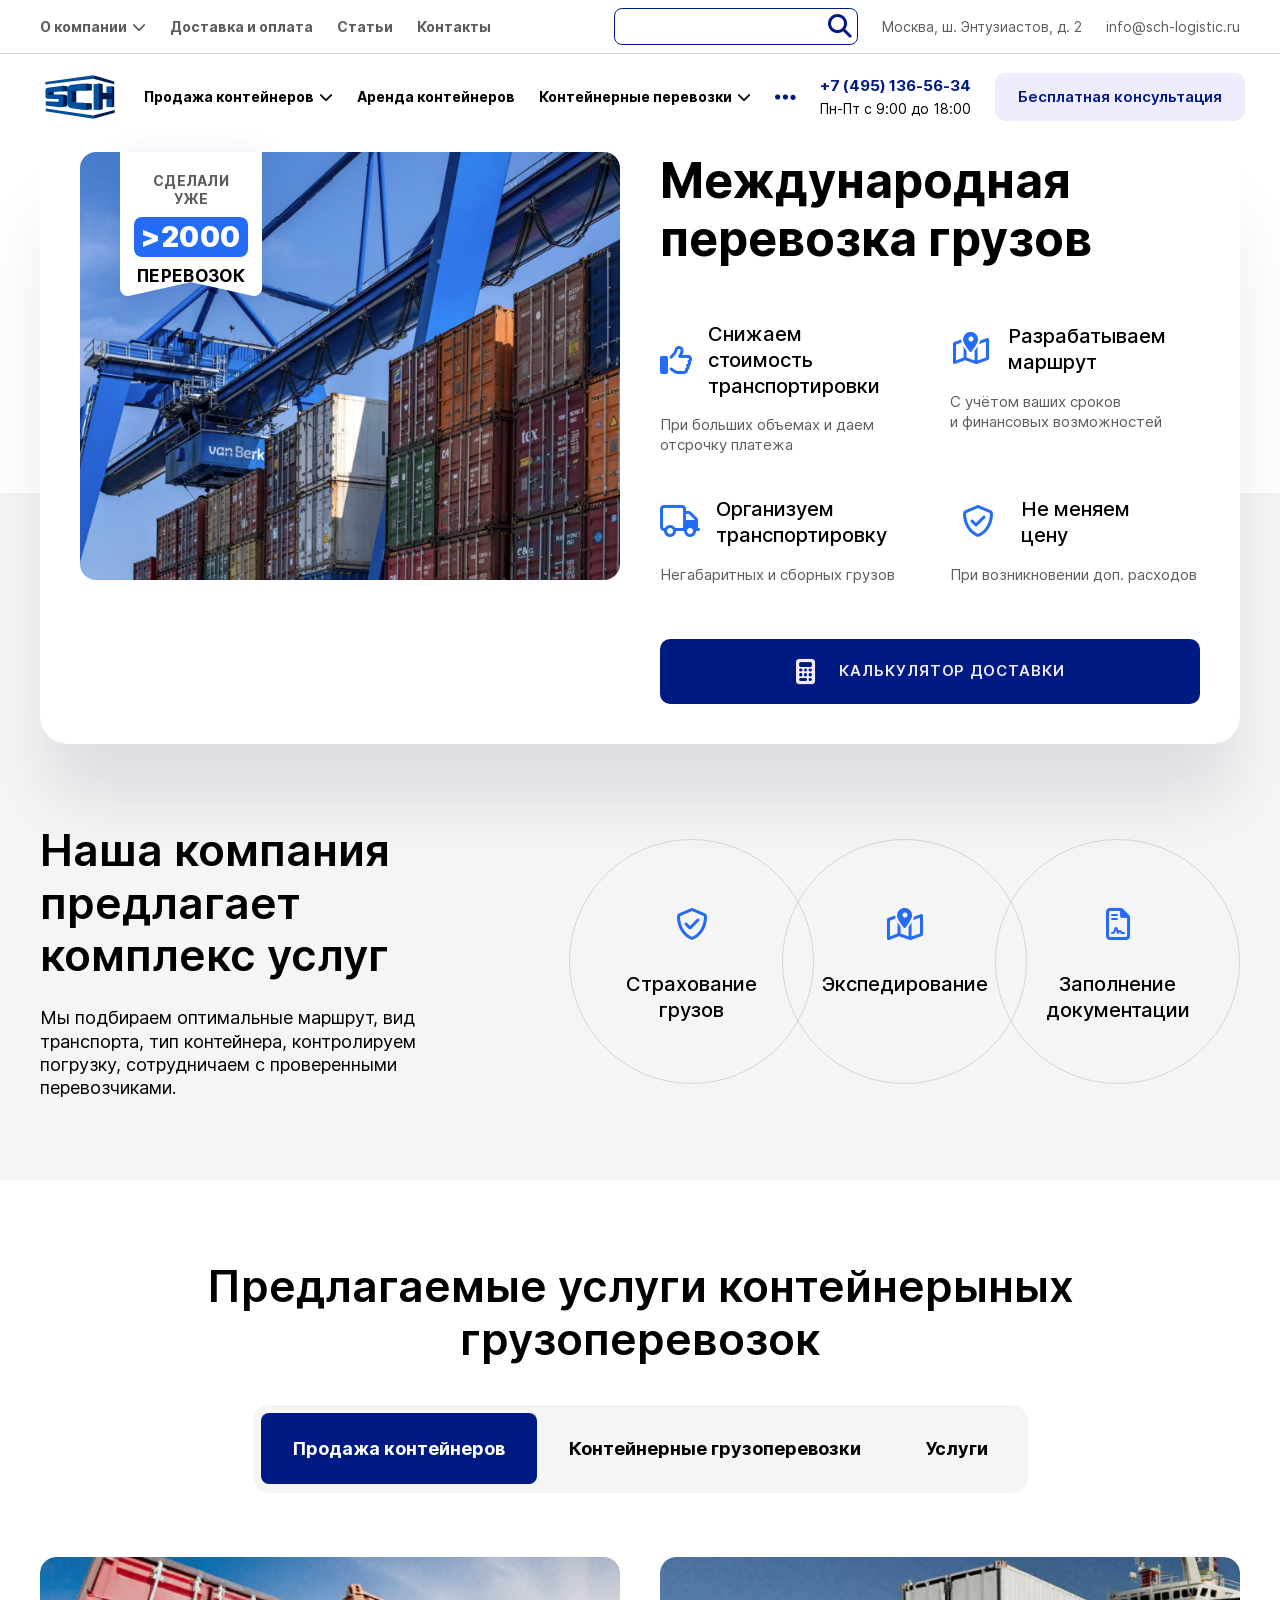
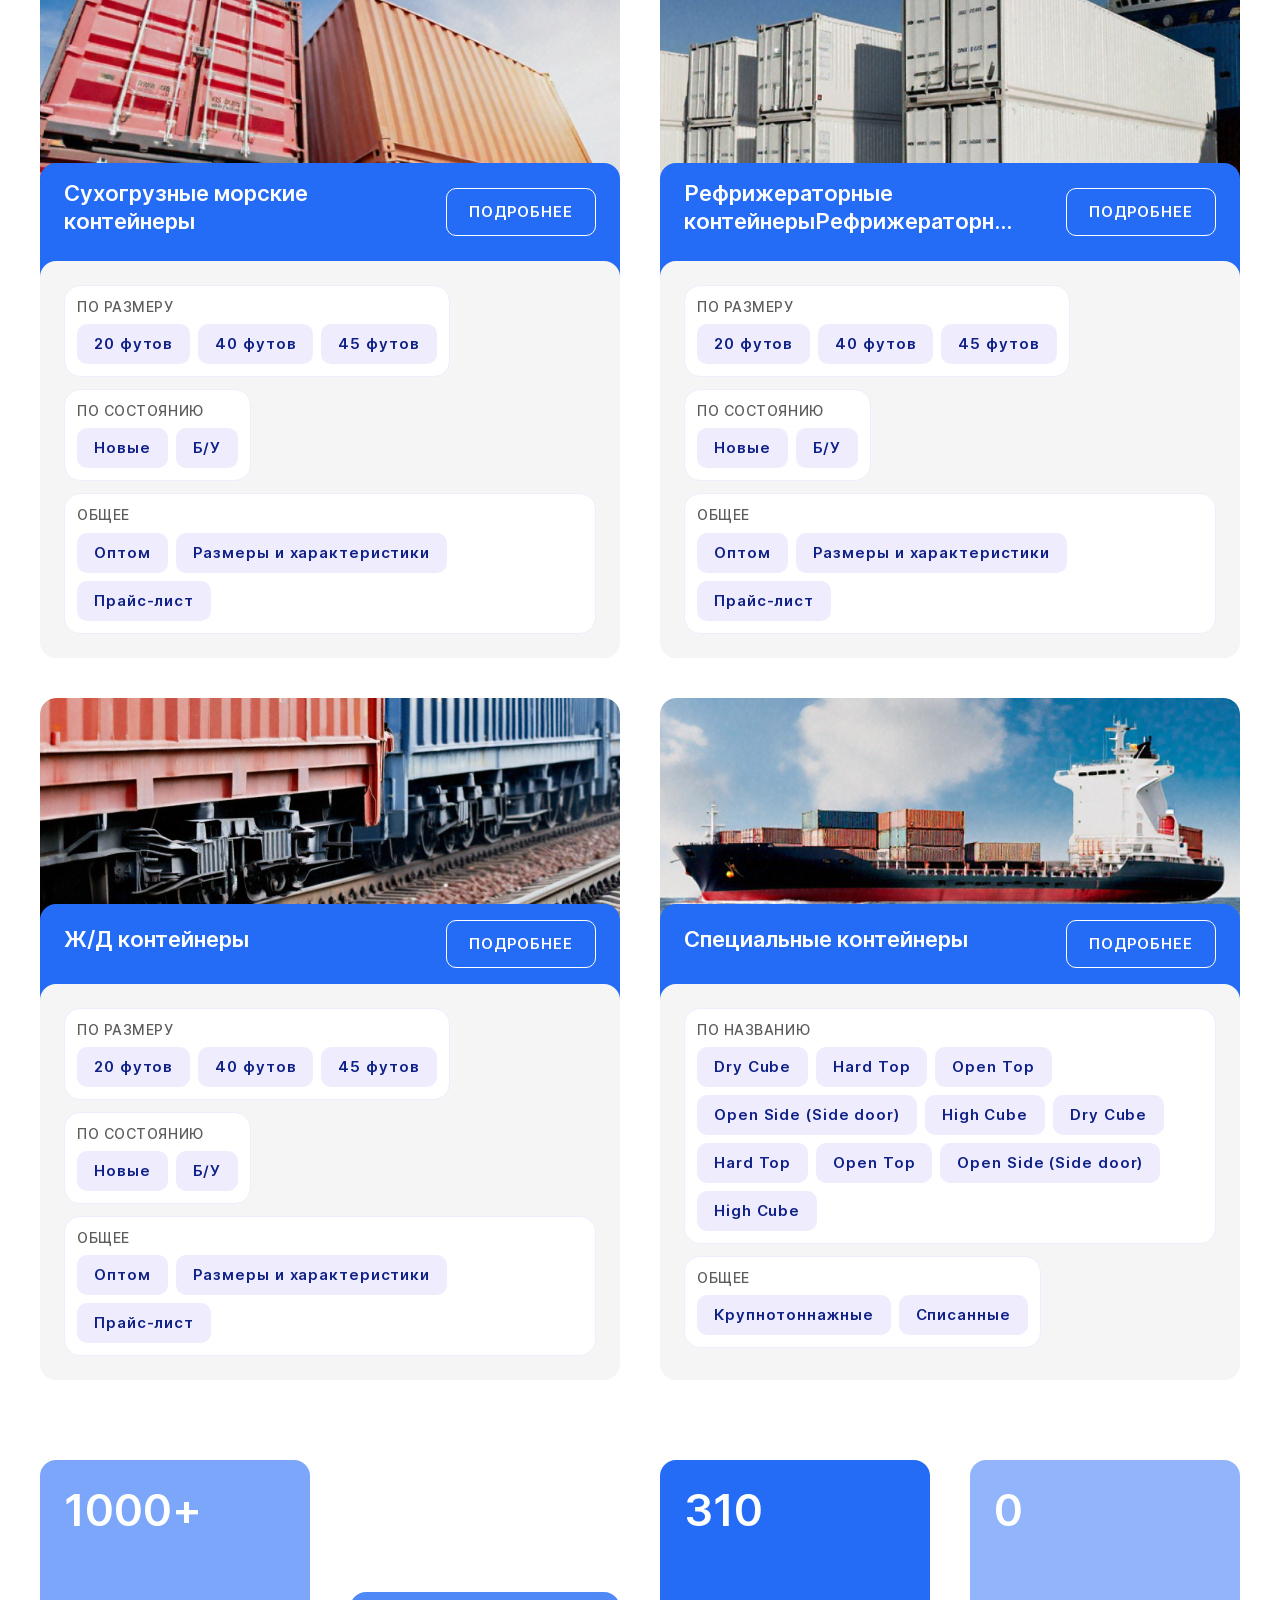
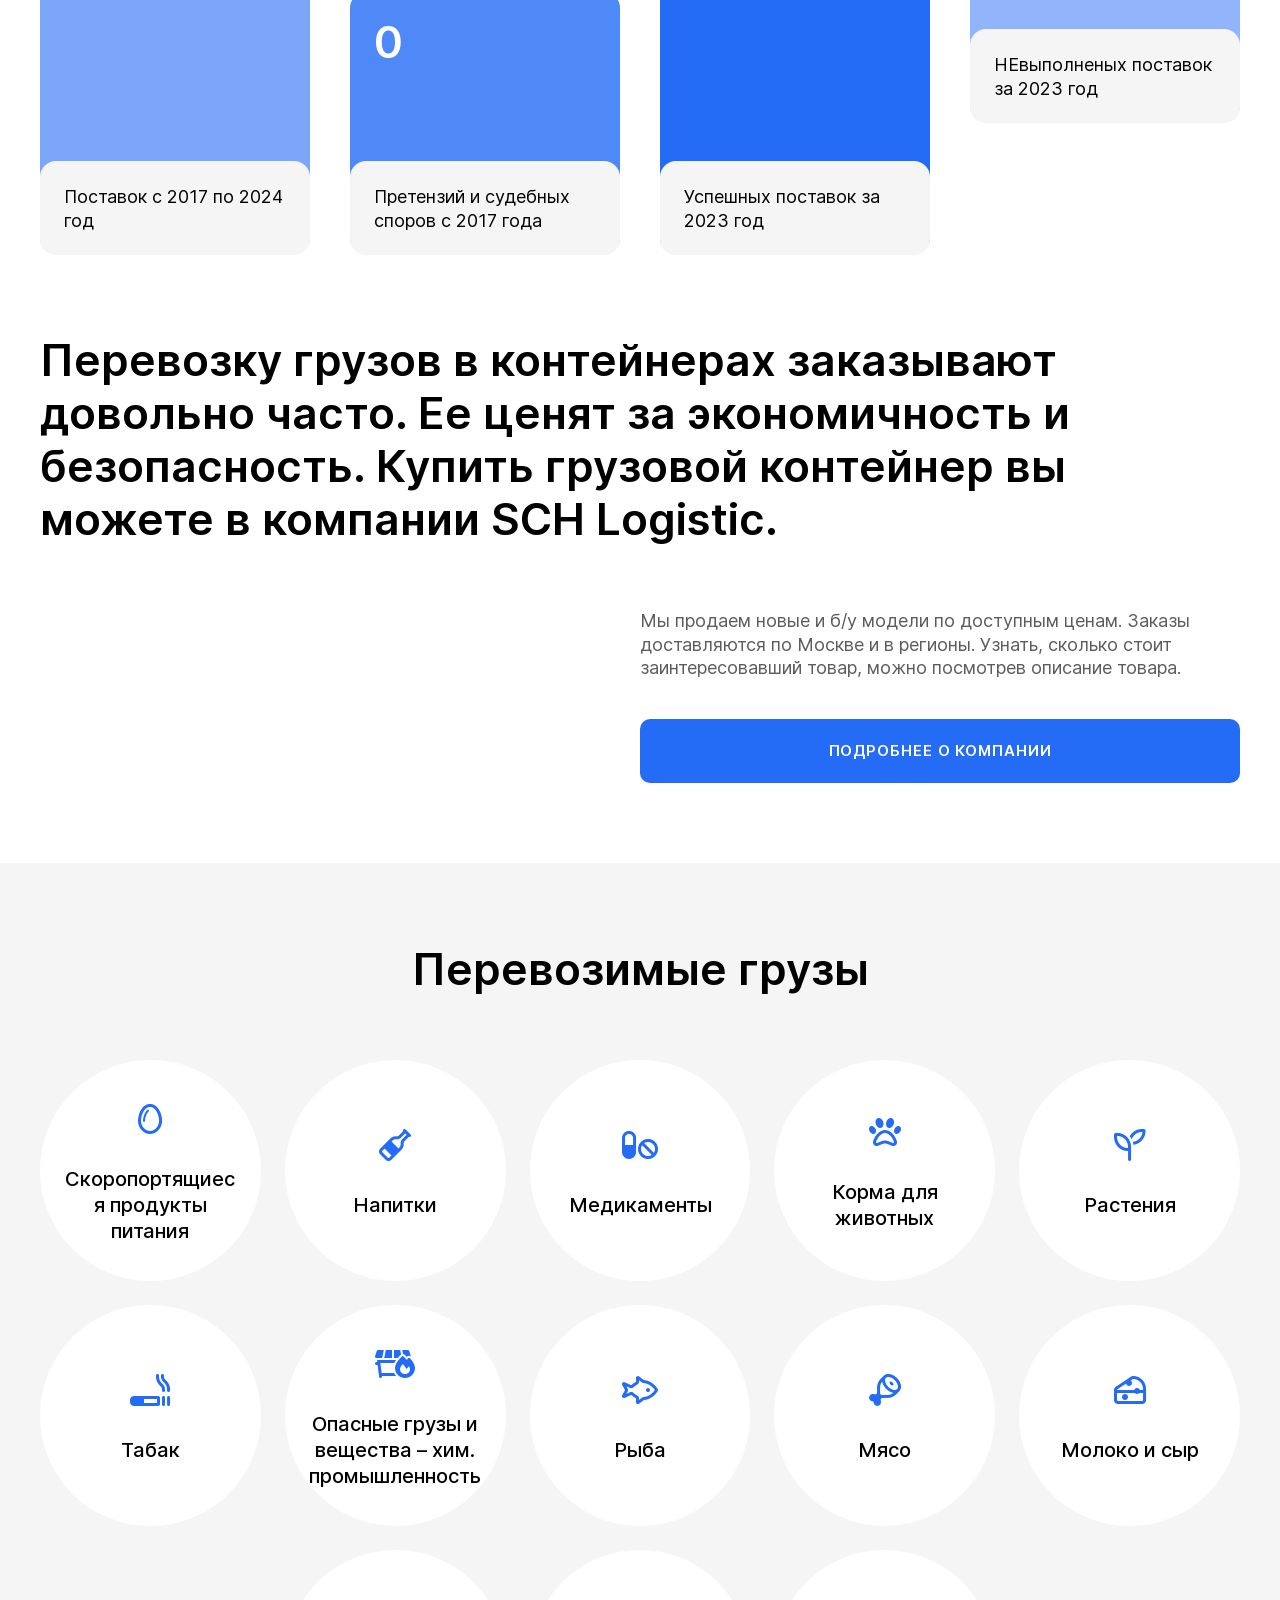
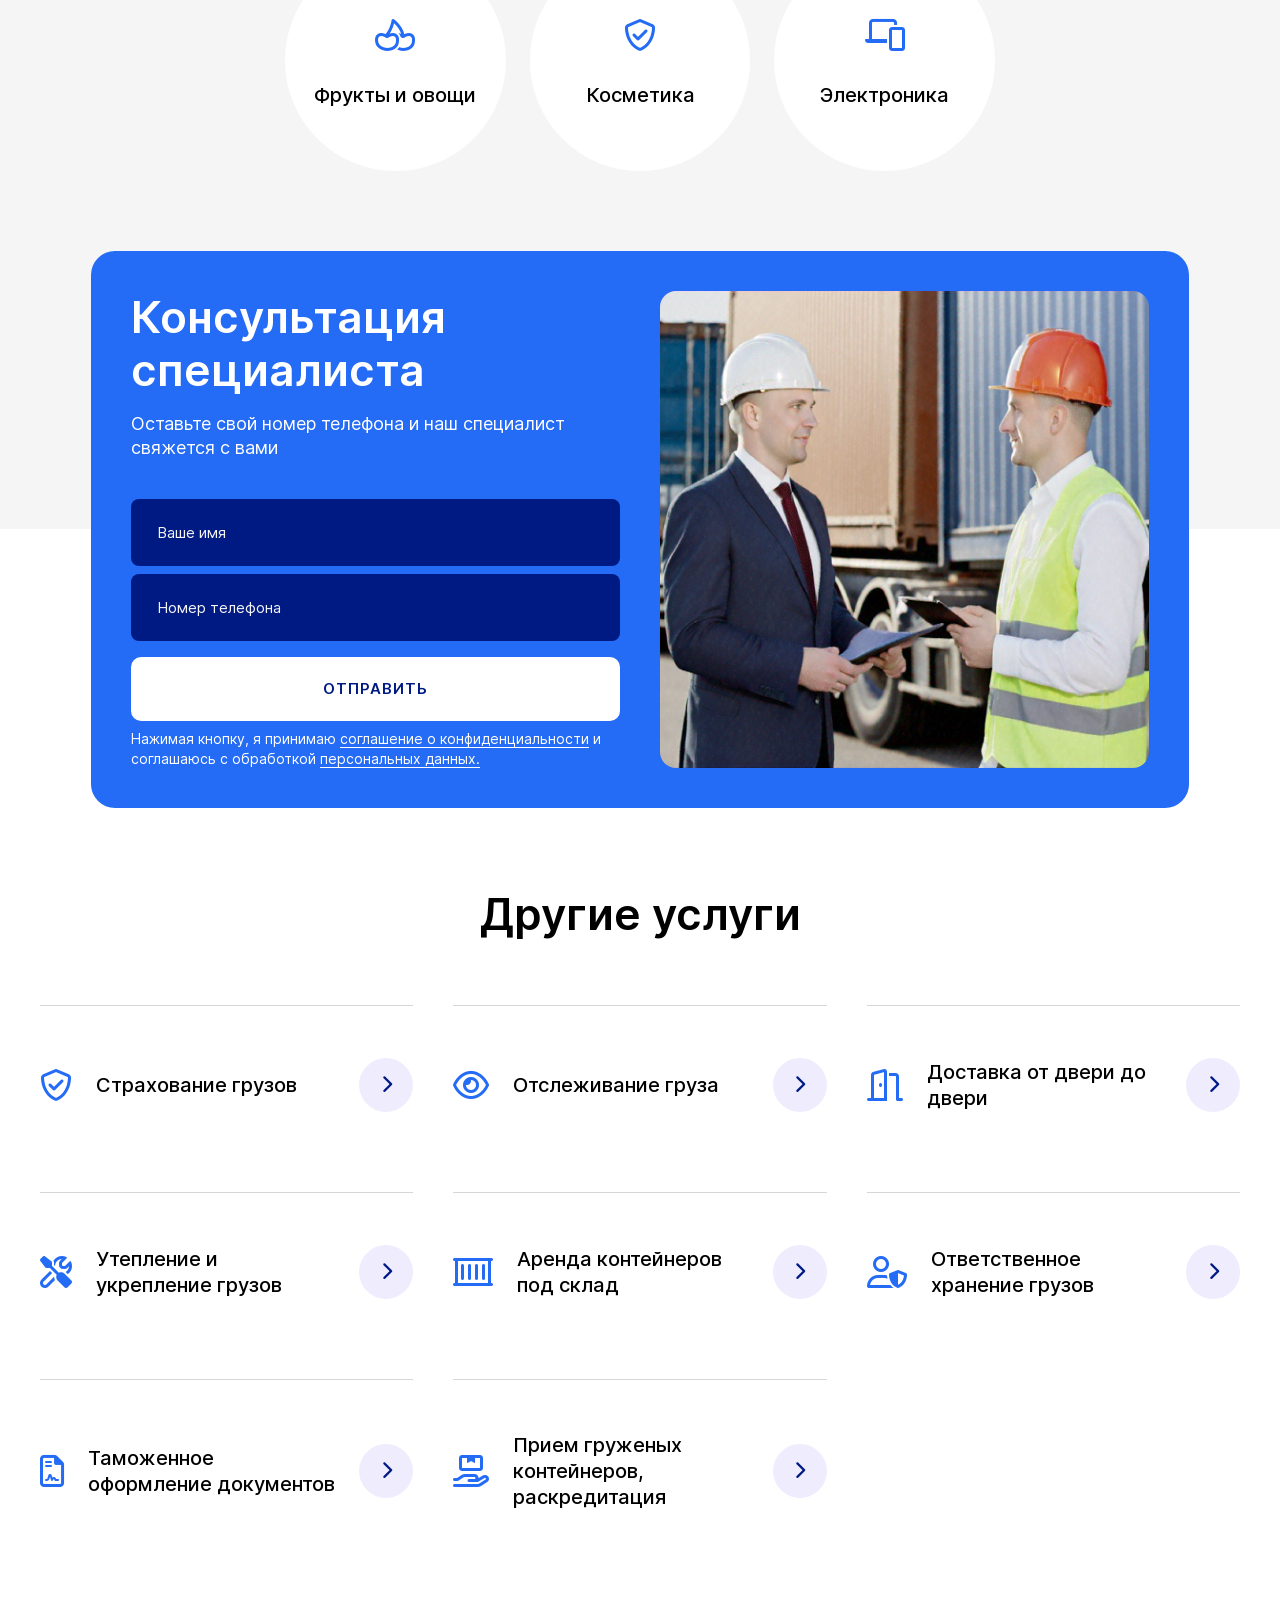
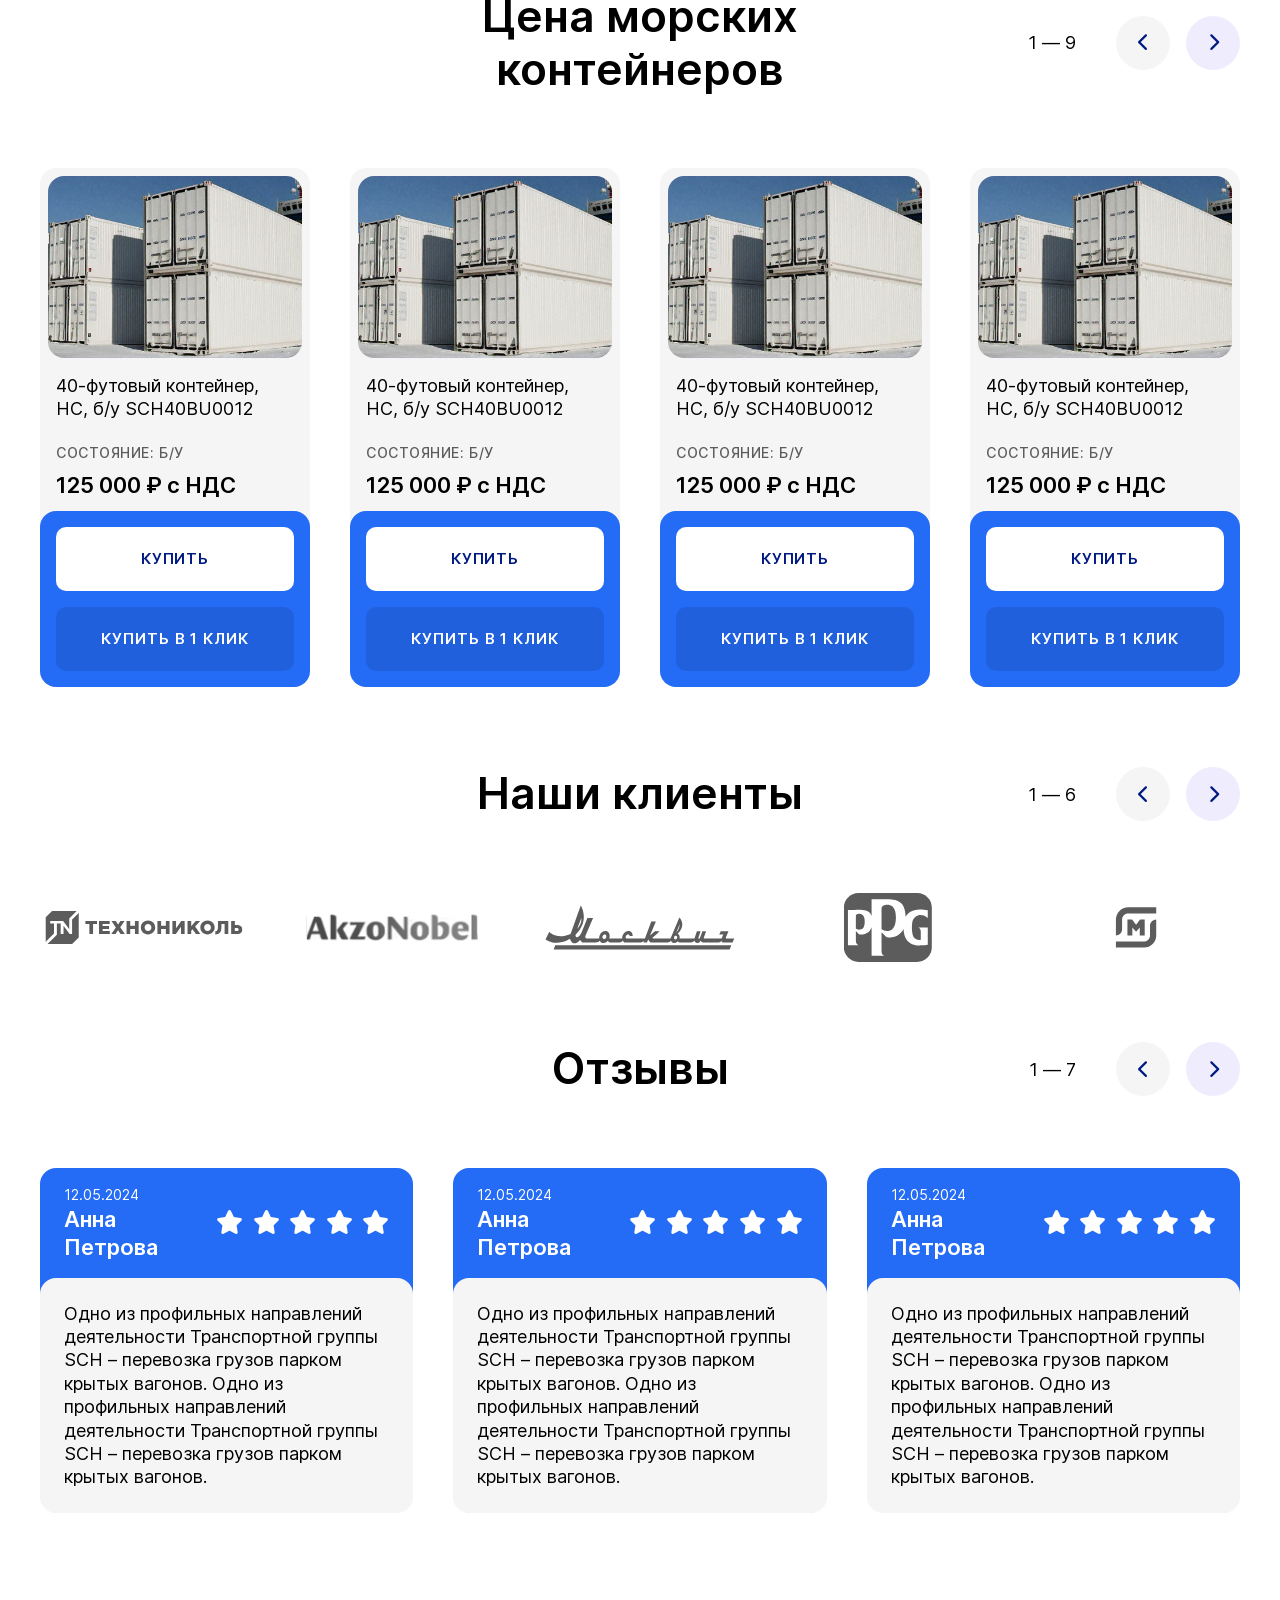
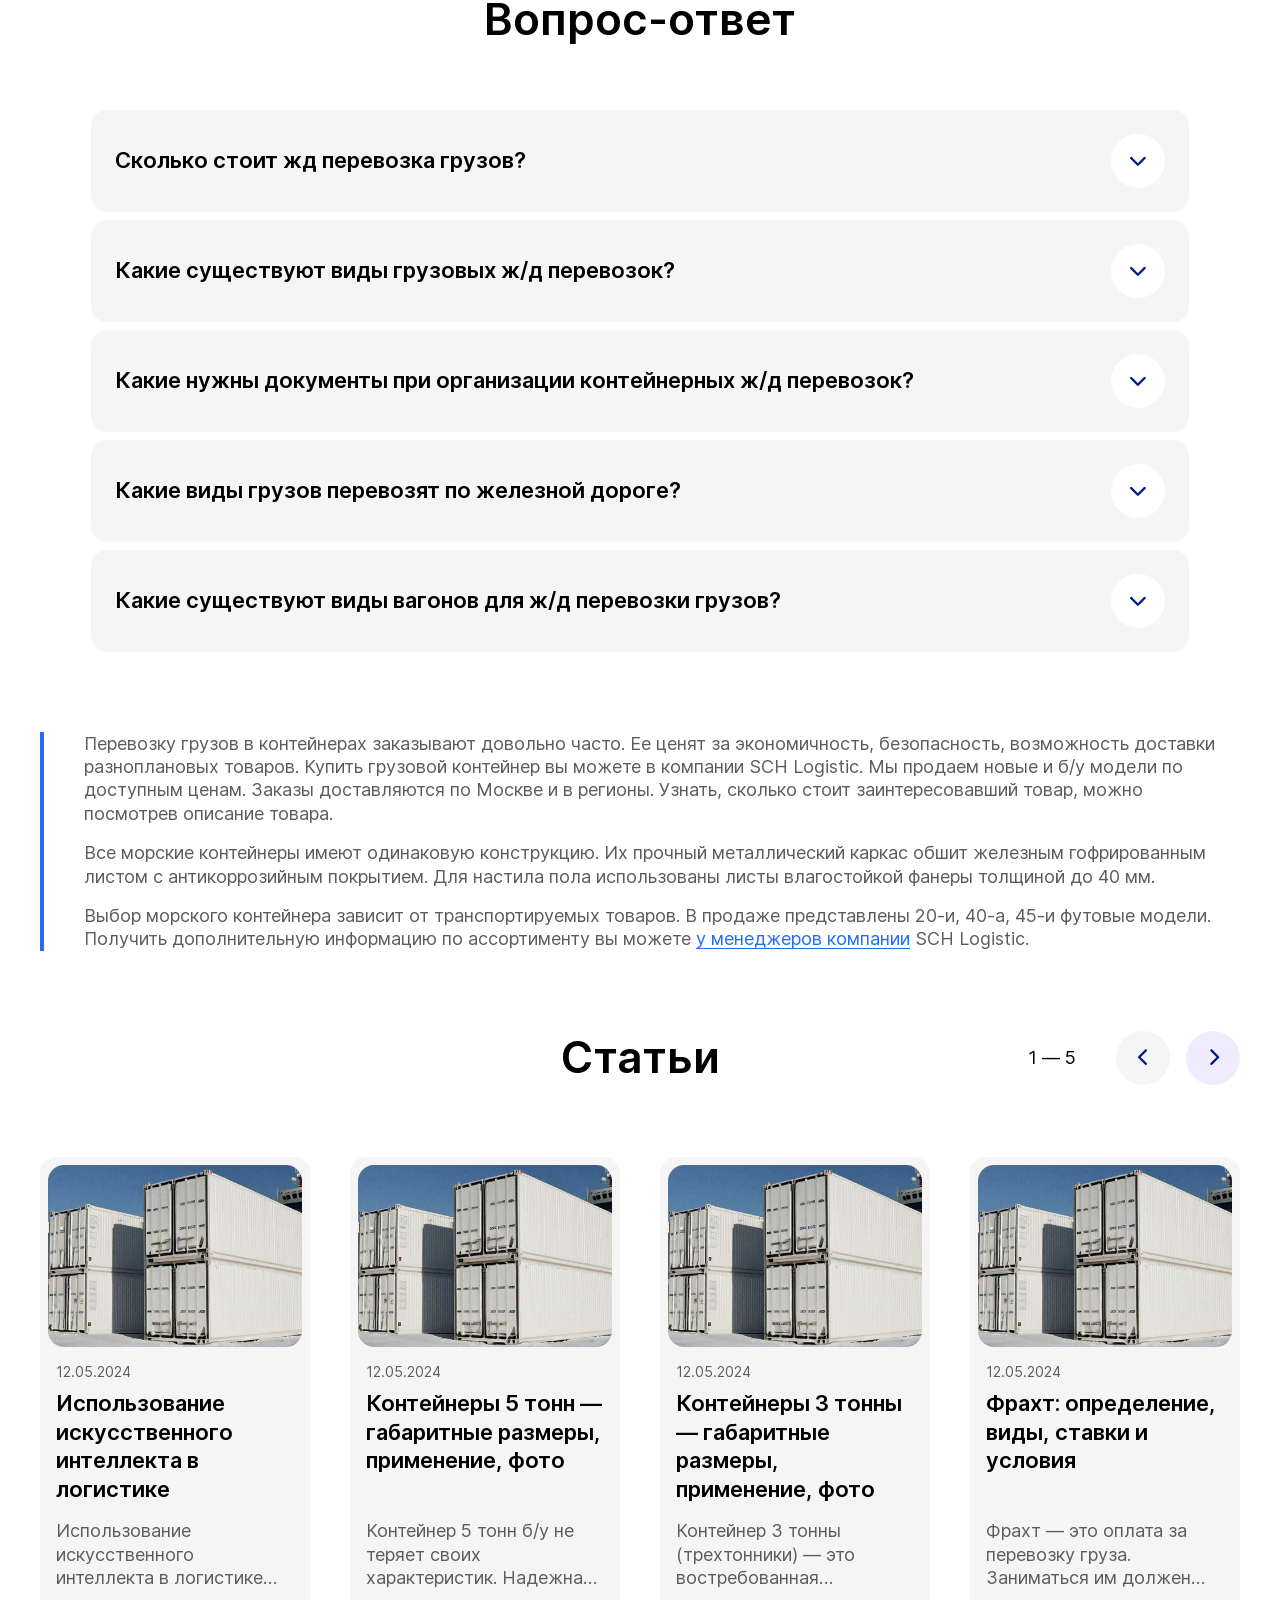
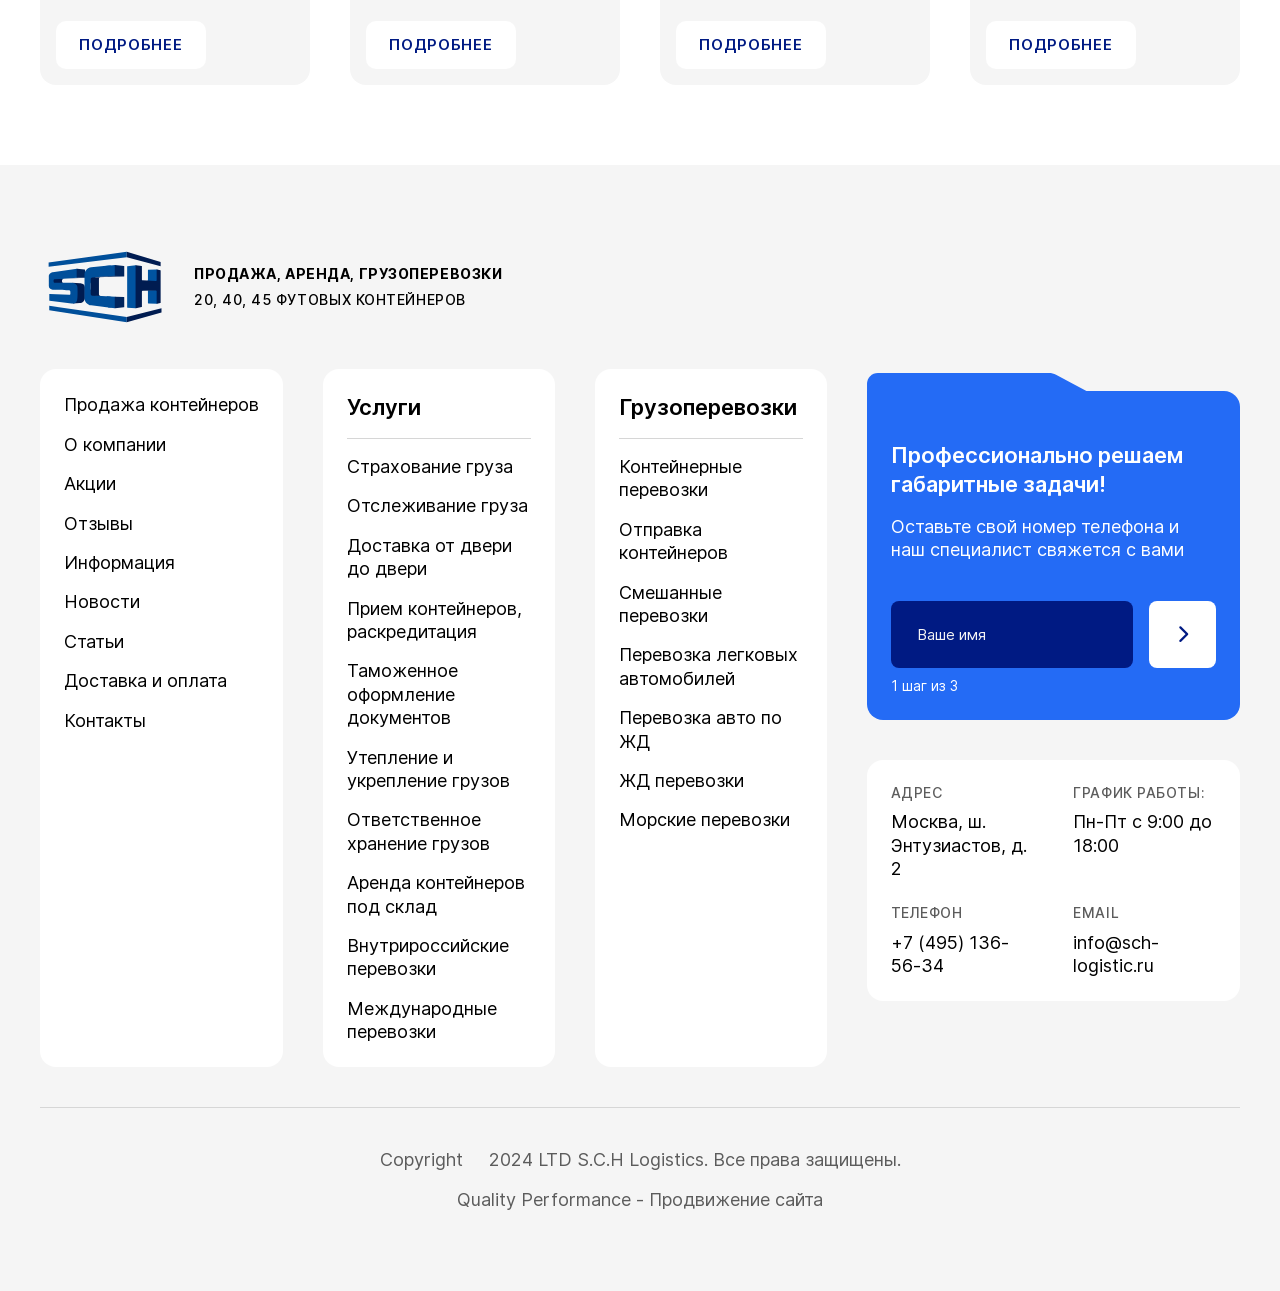
<file: main.html>
<!DOCTYPE html>
  <html lang="ru">
    <head>
      <meta charset="utf-8"></meta>
      <meta name="viewport" content="width=device-width, initial-scale=1"></meta>
      <link rel="icon" type="image/x-icon" href="demo.svg"></link>
      <link rel="stylesheet" href="./assets/css/styles.css"></link>
      <title>Главная</title>
      <meta name="description" content="Одна из страниц проекта , предлагаем ознакомиться с программой"></meta>
    </head>
    <body>
      <header class="header">
        <div class="header__top">
          <div class="container header__top-container">
            <ul class="header__top-left">
              <li class="header-submenu">
                <div data-id="panel">
                  <a href="javascript:void(0)">О компании</a>
                  <i class="fa-solid fa-chevron-down"></i>
                </div>
                <div class="header-submenu__body header-submenu__body--short" data-id="body">
                  <a href="javascript:void(0)">Акции</a>
                  <a href="javascript:void(0)">Отзывы</a>
                  <a href="javascript:void(0)">Информация</a>
                  <a href="javascript:void(0)">Статьи</a>
                </div>
              </li>
              <li class="header-submenu">
                <div data-id="panel">
                  <a href="javascript:void(0)">Доставка и оплата</a>
                </div>
              </li>
              <li class="header-submenu">
                <div data-id="panel">
                  <a href="javascript:void(0)">Статьи</a>
                </div>
              </li>
              <li class="header-submenu" data-header-contacts>
                <div data-id="panel">
                  <a href="javascript:void(0)">Контакты</a>
                </div>
              </li>
            </ul>
            <div class="header__top-right">
              <form class="header-search">
                <label class="header-search__label">
                  <input type="search" class="header-search__input"></input>
                  <button type="submit">
                    <i class="fa-solid fa-magnifying-glass"></i>
                  </button>
                </label>
              </form>
              <p>Москва, ш. Энтузиастов, д. 2</p>
              <a href="#">info@sch-logistic.ru</a>
            </div>
          </div>
        </div>
        <div class="header__bottom">
          <div class="container header__bottom-container">
            <a href="index.html" class="logo">
              <img src="modules/logo/demo.svg" alt=""></img>
            </a>
            <nav class="header__menu">
              <ul class="header__menu-wrap">
                <li class="header-submenu">
                  <div data-id="panel">
                    <a href="javascript:void(0)">Продажа контейнеров</a>
                    <i class="fa-solid fa-chevron-down"></i>
                  </div>
                  <div class="header-submenu__body" data-id="body">
                    <ul class="submenu-content">
                      <li class="submenu-content__item">
                        <div class="submenu-content__item-panel" data-id="panel">
                          <a href="javascript:void(0)">Сухогрузные морские контейнеры</a>
                          <i class="fa-regular fa-chevron-right"></i>
                        </div>
                        <ul class="submenu-content__body" data-id="body">
                          <li class="submenu-content__item">
                            <div class="submenu-content__item-panel" data-id="panel">
                              <a href="javascript:void(0)">20 футов</a>
                              <i class="fa-regular fa-chevron-right"></i>
                            </div>
                            <ul class="submenu-content__body" data-id="body">
                              <li class="submenu-content__item">
                                <a href="javascript:void(0)">Б/у</a>
                              </li>
                              <li class="submenu-content__item">
                                <a href="javascript:void(0)">Новый</a>
                              </li>
                              <li class="submenu-content__item">
                                <a href="javascript:void(0)">Dry Cube стандартные</a>
                              </li>
                              <li class="submenu-content__item">
                                <a href="javascript:void(0)">High Cube высокие</a>
                              </li>
                              <li class="submenu-content__item">
                                <a href="javascript:void(0)">Open Top открытые</a>
                              </li>
                              <li class="submenu-content__item">
                                <a href="javascript:void(0)">Hard Top</a>
                              </li>
                            </ul>
                          </li>
                          <li class="submenu-content__item">
                            <div class="submenu-content__item-panel" data-id="panel">
                              <a href="javascript:void(0)">30 футов</a>
                              <i class="fa-regular fa-chevron-right"></i>
                            </div>
                            <ul class="submenu-content__body" data-id="body">
                              <li class="submenu-content__item">
                                <a href="javascript:void(0)">Б/у</a>
                              </li>
                              <li class="submenu-content__item">
                                <a href="javascript:void(0)">Новый</a>
                              </li>
                              <li class="submenu-content__item">
                                <a href="javascript:void(0)">Dry Cube стандартные</a>
                              </li>
                              <li class="submenu-content__item">
                                <a href="javascript:void(0)">High Cube высокие</a>
                              </li>
                              <li class="submenu-content__item">
                                <a href="javascript:void(0)">Open Top открытые</a>
                              </li>
                              <li class="submenu-content__item">
                                <a href="javascript:void(0)">Hard Top</a>
                              </li>
                            </ul>
                          </li>
                        </ul>
                      </li>
                      <li class="submenu-content__item">
                        <div class="submenu-content__item-panel" data-id="panel">
                          <a href="javascript:void(0)">Рефрижераторные контейнеры</a>
                          <i class="fa-regular fa-chevron-right"></i>
                        </div>
                        <ul class="submenu-content__body" data-id="body">
                          <li class="submenu-content__item">
                            <div class="submenu-content__item-panel" data-id="panel">
                              <a href="javascript:void(0)">20 футов</a>
                              <i class="fa-regular fa-chevron-right"></i>
                            </div>
                            <ul class="submenu-content__body" data-id="body">
                              <li class="submenu-content__item">
                                <a href="javascript:void(0)">Б/у</a>
                              </li>
                              <li class="submenu-content__item">
                                <a href="javascript:void(0)">Новый</a>
                              </li>
                              <li class="submenu-content__item">
                                <a href="javascript:void(0)">Dry Cube стандартные</a>
                              </li>
                              <li class="submenu-content__item">
                                <a href="javascript:void(0)">High Cube высокие</a>
                              </li>
                              <li class="submenu-content__item">
                                <a href="javascript:void(0)">Open Top открытые</a>
                              </li>
                              <li class="submenu-content__item">
                                <a href="javascript:void(0)">Hard Top</a>
                              </li>
                            </ul>
                          </li>
                          <li class="submenu-content__item">
                            <div class="submenu-content__item-panel" data-id="panel">
                              <a href="javascript:void(0)">30 футов</a>
                              <i class="fa-regular fa-chevron-right"></i>
                            </div>
                            <ul class="submenu-content__body" data-id="body">
                              <li class="submenu-content__item">
                                <a href="javascript:void(0)">Б/у</a>
                              </li>
                              <li class="submenu-content__item">
                                <a href="javascript:void(0)">Новый</a>
                              </li>
                              <li class="submenu-content__item">
                                <a href="javascript:void(0)">Dry Cube стандартные</a>
                              </li>
                              <li class="submenu-content__item">
                                <a href="javascript:void(0)">High Cube высокие</a>
                              </li>
                              <li class="submenu-content__item">
                                <a href="javascript:void(0)">Open Top открытые</a>
                              </li>
                              <li class="submenu-content__item">
                                <a href="javascript:void(0)">Hard Top</a>
                              </li>
                            </ul>
                          </li>
                        </ul>
                      </li>
                      <li class="submenu-content__item">
                        <div class="submenu-content__item-panel" data-id="panel">
                          <a href="javascript:void(0)">Морской контейнер 6 метров</a>
                          <i class="fa-regular fa-chevron-right"></i>
                        </div>
                        <ul class="submenu-content__body" data-id="body">
                          <li class="submenu-content__item">
                            <div class="submenu-content__item-panel" data-id="panel">
                              <a href="javascript:void(0)">20 футов</a>
                              <i class="fa-regular fa-chevron-right"></i>
                            </div>
                            <ul class="submenu-content__body" data-id="body">
                              <li class="submenu-content__item">
                                <a href="javascript:void(0)">Б/у</a>
                              </li>
                              <li class="submenu-content__item">
                                <a href="javascript:void(0)">Новый</a>
                              </li>
                              <li class="submenu-content__item">
                                <a href="javascript:void(0)">Dry Cube стандартные</a>
                              </li>
                              <li class="submenu-content__item">
                                <a href="javascript:void(0)">High Cube высокие</a>
                              </li>
                              <li class="submenu-content__item">
                                <a href="javascript:void(0)">Open Top открытые</a>
                              </li>
                              <li class="submenu-content__item">
                                <a href="javascript:void(0)">Hard Top</a>
                              </li>
                            </ul>
                          </li>
                          <li class="submenu-content__item">
                            <div class="submenu-content__item-panel" data-id="panel">
                              <a href="javascript:void(0)">30 футов</a>
                              <i class="fa-regular fa-chevron-right"></i>
                            </div>
                            <ul class="submenu-content__body" data-id="body">
                              <li class="submenu-content__item">
                                <a href="javascript:void(0)">Б/у</a>
                              </li>
                              <li class="submenu-content__item">
                                <a href="javascript:void(0)">Новый</a>
                              </li>
                              <li class="submenu-content__item">
                                <a href="javascript:void(0)">Dry Cube стандартные</a>
                              </li>
                              <li class="submenu-content__item">
                                <a href="javascript:void(0)">High Cube высокие</a>
                              </li>
                              <li class="submenu-content__item">
                                <a href="javascript:void(0)">Open Top открытые</a>
                              </li>
                              <li class="submenu-content__item">
                                <a href="javascript:void(0)">Hard Top</a>
                              </li>
                            </ul>
                          </li>
                        </ul>
                      </li>
                      <li class="submenu-content__item">
                        <div class="submenu-content__item-panel" data-id="panel">
                          <a href="javascript:void(0)">Морской контейнер 12 метров</a>
                          <i class="fa-regular fa-chevron-right"></i>
                        </div>
                        <ul class="submenu-content__body" data-id="body">
                          <li class="submenu-content__item">
                            <div class="submenu-content__item-panel" data-id="panel">
                              <a href="javascript:void(0)">20 футов</a>
                              <i class="fa-regular fa-chevron-right"></i>
                            </div>
                            <ul class="submenu-content__body" data-id="body">
                              <li class="submenu-content__item">
                                <a href="javascript:void(0)">Б/у</a>
                              </li>
                              <li class="submenu-content__item">
                                <a href="javascript:void(0)">Новый</a>
                              </li>
                              <li class="submenu-content__item">
                                <a href="javascript:void(0)">Dry Cube стандартные</a>
                              </li>
                              <li class="submenu-content__item">
                                <a href="javascript:void(0)">High Cube высокие</a>
                              </li>
                              <li class="submenu-content__item">
                                <a href="javascript:void(0)">Open Top открытые</a>
                              </li>
                              <li class="submenu-content__item">
                                <a href="javascript:void(0)">Hard Top</a>
                              </li>
                            </ul>
                          </li>
                          <li class="submenu-content__item">
                            <div class="submenu-content__item-panel" data-id="panel">
                              <a href="javascript:void(0)">30 футов</a>
                              <i class="fa-regular fa-chevron-right"></i>
                            </div>
                            <ul class="submenu-content__body" data-id="body">
                              <li class="submenu-content__item">
                                <a href="javascript:void(0)">Б/у</a>
                              </li>
                              <li class="submenu-content__item">
                                <a href="javascript:void(0)">Новый</a>
                              </li>
                              <li class="submenu-content__item">
                                <a href="javascript:void(0)">Dry Cube стандартные</a>
                              </li>
                              <li class="submenu-content__item">
                                <a href="javascript:void(0)">High Cube высокие</a>
                              </li>
                              <li class="submenu-content__item">
                                <a href="javascript:void(0)">Open Top открытые</a>
                              </li>
                              <li class="submenu-content__item">
                                <a href="javascript:void(0)">Hard Top</a>
                              </li>
                            </ul>
                          </li>
                        </ul>
                      </li>
                      <li class="submenu-content__item">
                        <div class="submenu-content__item-panel" data-id="panel">
                          <a href="javascript:void(0)">Списанные контейнеры</a>
                          <i class="fa-regular fa-chevron-right"></i>
                        </div>
                        <ul class="submenu-content__body" data-id="body">
                          <li class="submenu-content__item">
                            <div class="submenu-content__item-panel" data-id="panel">
                              <a href="javascript:void(0)">20 футов</a>
                              <i class="fa-regular fa-chevron-right"></i>
                            </div>
                            <ul class="submenu-content__body" data-id="body">
                              <li class="submenu-content__item">
                                <a href="javascript:void(0)">Б/у</a>
                              </li>
                              <li class="submenu-content__item">
                                <a href="javascript:void(0)">Новый</a>
                              </li>
                              <li class="submenu-content__item">
                                <a href="javascript:void(0)">Dry Cube стандартные</a>
                              </li>
                              <li class="submenu-content__item">
                                <a href="javascript:void(0)">High Cube высокие</a>
                              </li>
                              <li class="submenu-content__item">
                                <a href="javascript:void(0)">Open Top открытые</a>
                              </li>
                              <li class="submenu-content__item">
                                <a href="javascript:void(0)">Hard Top</a>
                              </li>
                            </ul>
                          </li>
                          <li class="submenu-content__item">
                            <div class="submenu-content__item-panel" data-id="panel">
                              <a href="javascript:void(0)">30 футов</a>
                              <i class="fa-regular fa-chevron-right"></i>
                            </div>
                            <ul class="submenu-content__body" data-id="body">
                              <li class="submenu-content__item">
                                <a href="javascript:void(0)">Б/у</a>
                              </li>
                              <li class="submenu-content__item">
                                <a href="javascript:void(0)">Новый</a>
                              </li>
                              <li class="submenu-content__item">
                                <a href="javascript:void(0)">Dry Cube стандартные</a>
                              </li>
                              <li class="submenu-content__item">
                                <a href="javascript:void(0)">High Cube высокие</a>
                              </li>
                              <li class="submenu-content__item">
                                <a href="javascript:void(0)">Open Top открытые</a>
                              </li>
                              <li class="submenu-content__item">
                                <a href="javascript:void(0)">Hard Top</a>
                              </li>
                            </ul>
                          </li>
                        </ul>
                      </li>
                      <li class="submenu-content__item">
                        <div class="submenu-content__item-panel" data-id="panel">
                          <a href="javascript:void(0)">Морские контейнеры оптом</a>
                          <i class="fa-regular fa-chevron-right"></i>
                        </div>
                        <ul class="submenu-content__body" data-id="body">
                          <li class="submenu-content__item">
                            <div class="submenu-content__item-panel" data-id="panel">
                              <a href="javascript:void(0)">20 футов</a>
                              <i class="fa-regular fa-chevron-right"></i>
                            </div>
                            <ul class="submenu-content__body" data-id="body">
                              <li class="submenu-content__item">
                                <a href="javascript:void(0)">Б/у</a>
                              </li>
                              <li class="submenu-content__item">
                                <a href="javascript:void(0)">Новый</a>
                              </li>
                              <li class="submenu-content__item">
                                <a href="javascript:void(0)">Dry Cube стандартные</a>
                              </li>
                              <li class="submenu-content__item">
                                <a href="javascript:void(0)">High Cube высокие</a>
                              </li>
                              <li class="submenu-content__item">
                                <a href="javascript:void(0)">Open Top открытые</a>
                              </li>
                              <li class="submenu-content__item">
                                <a href="javascript:void(0)">Hard Top</a>
                              </li>
                            </ul>
                          </li>
                          <li class="submenu-content__item">
                            <div class="submenu-content__item-panel" data-id="panel">
                              <a href="javascript:void(0)">30 футов</a>
                              <i class="fa-regular fa-chevron-right"></i>
                            </div>
                            <ul class="submenu-content__body" data-id="body">
                              <li class="submenu-content__item">
                                <a href="javascript:void(0)">Б/у</a>
                              </li>
                              <li class="submenu-content__item">
                                <a href="javascript:void(0)">Новый</a>
                              </li>
                              <li class="submenu-content__item">
                                <a href="javascript:void(0)">Dry Cube стандартные</a>
                              </li>
                              <li class="submenu-content__item">
                                <a href="javascript:void(0)">High Cube высокие</a>
                              </li>
                              <li class="submenu-content__item">
                                <a href="javascript:void(0)">Open Top открытые</a>
                              </li>
                              <li class="submenu-content__item">
                                <a href="javascript:void(0)">Hard Top</a>
                              </li>
                            </ul>
                          </li>
                        </ul>
                      </li>
                      <li class="submenu-content__item">
                        <div class="submenu-content__item-panel" data-id="panel">
                          <a href="javascript:void(0)">Контейнеры Dry Cube</a>
                          <i class="fa-regular fa-chevron-right"></i>
                        </div>
                        <ul class="submenu-content__body" data-id="body">
                          <li class="submenu-content__item">
                            <div class="submenu-content__item-panel" data-id="panel">
                              <a href="javascript:void(0)">20 футов</a>
                              <i class="fa-regular fa-chevron-right"></i>
                            </div>
                            <ul class="submenu-content__body" data-id="body">
                              <li class="submenu-content__item">
                                <a href="javascript:void(0)">Б/у</a>
                              </li>
                              <li class="submenu-content__item">
                                <a href="javascript:void(0)">Новый</a>
                              </li>
                              <li class="submenu-content__item">
                                <a href="javascript:void(0)">Dry Cube стандартные</a>
                              </li>
                              <li class="submenu-content__item">
                                <a href="javascript:void(0)">High Cube высокие</a>
                              </li>
                              <li class="submenu-content__item">
                                <a href="javascript:void(0)">Open Top открытые</a>
                              </li>
                              <li class="submenu-content__item">
                                <a href="javascript:void(0)">Hard Top</a>
                              </li>
                            </ul>
                          </li>
                          <li class="submenu-content__item">
                            <div class="submenu-content__item-panel" data-id="panel">
                              <a href="javascript:void(0)">30 футов</a>
                              <i class="fa-regular fa-chevron-right"></i>
                            </div>
                            <ul class="submenu-content__body" data-id="body">
                              <li class="submenu-content__item">
                                <a href="javascript:void(0)">Б/у</a>
                              </li>
                              <li class="submenu-content__item">
                                <a href="javascript:void(0)">Новый</a>
                              </li>
                              <li class="submenu-content__item">
                                <a href="javascript:void(0)">Dry Cube стандартные</a>
                              </li>
                              <li class="submenu-content__item">
                                <a href="javascript:void(0)">High Cube высокие</a>
                              </li>
                              <li class="submenu-content__item">
                                <a href="javascript:void(0)">Open Top открытые</a>
                              </li>
                              <li class="submenu-content__item">
                                <a href="javascript:void(0)">Hard Top</a>
                              </li>
                            </ul>
                          </li>
                        </ul>
                      </li>
                      <li class="submenu-content__item">
                        <div class="submenu-content__item-panel" data-id="panel">
                          <a href="javascript:void(0)">Сухогрузные морские контейнеры</a>
                          <i class="fa-regular fa-chevron-right"></i>
                        </div>
                        <ul class="submenu-content__body" data-id="body">
                          <li class="submenu-content__item">
                            <div class="submenu-content__item-panel" data-id="panel">
                              <a href="javascript:void(0)">20 футов</a>
                              <i class="fa-regular fa-chevron-right"></i>
                            </div>
                            <ul class="submenu-content__body" data-id="body">
                              <li class="submenu-content__item">
                                <a href="javascript:void(0)">Б/у</a>
                              </li>
                              <li class="submenu-content__item">
                                <a href="javascript:void(0)">Новый</a>
                              </li>
                              <li class="submenu-content__item">
                                <a href="javascript:void(0)">Dry Cube стандартные</a>
                              </li>
                              <li class="submenu-content__item">
                                <a href="javascript:void(0)">High Cube высокие</a>
                              </li>
                              <li class="submenu-content__item">
                                <a href="javascript:void(0)">Open Top открытые</a>
                              </li>
                              <li class="submenu-content__item">
                                <a href="javascript:void(0)">Hard Top</a>
                              </li>
                            </ul>
                          </li>
                          <li class="submenu-content__item">
                            <div class="submenu-content__item-panel" data-id="panel">
                              <a href="javascript:void(0)">30 футов</a>
                              <i class="fa-regular fa-chevron-right"></i>
                            </div>
                            <ul class="submenu-content__body" data-id="body">
                              <li class="submenu-content__item">
                                <a href="javascript:void(0)">Б/у</a>
                              </li>
                              <li class="submenu-content__item">
                                <a href="javascript:void(0)">Новый</a>
                              </li>
                              <li class="submenu-content__item">
                                <a href="javascript:void(0)">Dry Cube стандартные</a>
                              </li>
                              <li class="submenu-content__item">
                                <a href="javascript:void(0)">High Cube высокие</a>
                              </li>
                              <li class="submenu-content__item">
                                <a href="javascript:void(0)">Open Top открытые</a>
                              </li>
                              <li class="submenu-content__item">
                                <a href="javascript:void(0)">Hard Top</a>
                              </li>
                            </ul>
                          </li>
                        </ul>
                      </li>
                      <li class="submenu-content__item">
                        <div class="submenu-content__item-panel" data-id="panel">
                          <a href="javascript:void(0)">Рефрижераторные контейнеры</a>
                          <i class="fa-regular fa-chevron-right"></i>
                        </div>
                        <ul class="submenu-content__body" data-id="body">
                          <li class="submenu-content__item">
                            <div class="submenu-content__item-panel" data-id="panel">
                              <a href="javascript:void(0)">20 футов</a>
                              <i class="fa-regular fa-chevron-right"></i>
                            </div>
                            <ul class="submenu-content__body" data-id="body">
                              <li class="submenu-content__item">
                                <a href="javascript:void(0)">Б/у</a>
                              </li>
                              <li class="submenu-content__item">
                                <a href="javascript:void(0)">Новый</a>
                              </li>
                              <li class="submenu-content__item">
                                <a href="javascript:void(0)">Dry Cube стандартные</a>
                              </li>
                              <li class="submenu-content__item">
                                <a href="javascript:void(0)">High Cube высокие</a>
                              </li>
                              <li class="submenu-content__item">
                                <a href="javascript:void(0)">Open Top открытые</a>
                              </li>
                              <li class="submenu-content__item">
                                <a href="javascript:void(0)">Hard Top</a>
                              </li>
                            </ul>
                          </li>
                          <li class="submenu-content__item">
                            <div class="submenu-content__item-panel" data-id="panel">
                              <a href="javascript:void(0)">30 футов</a>
                              <i class="fa-regular fa-chevron-right"></i>
                            </div>
                            <ul class="submenu-content__body" data-id="body">
                              <li class="submenu-content__item">
                                <a href="javascript:void(0)">Б/у</a>
                              </li>
                              <li class="submenu-content__item">
                                <a href="javascript:void(0)">Новый</a>
                              </li>
                              <li class="submenu-content__item">
                                <a href="javascript:void(0)">Dry Cube стандартные</a>
                              </li>
                              <li class="submenu-content__item">
                                <a href="javascript:void(0)">High Cube высокие</a>
                              </li>
                              <li class="submenu-content__item">
                                <a href="javascript:void(0)">Open Top открытые</a>
                              </li>
                              <li class="submenu-content__item">
                                <a href="javascript:void(0)">Hard Top</a>
                              </li>
                            </ul>
                          </li>
                        </ul>
                      </li>
                      <li class="submenu-content__item">
                        <div class="submenu-content__item-panel" data-id="panel">
                          <a href="javascript:void(0)">Морской контейнер 6 метров</a>
                          <i class="fa-regular fa-chevron-right"></i>
                        </div>
                        <ul class="submenu-content__body" data-id="body">
                          <li class="submenu-content__item">
                            <div class="submenu-content__item-panel" data-id="panel">
                              <a href="javascript:void(0)">20 футов</a>
                              <i class="fa-regular fa-chevron-right"></i>
                            </div>
                            <ul class="submenu-content__body" data-id="body">
                              <li class="submenu-content__item">
                                <a href="javascript:void(0)">Б/у</a>
                              </li>
                              <li class="submenu-content__item">
                                <a href="javascript:void(0)">Новый</a>
                              </li>
                              <li class="submenu-content__item">
                                <a href="javascript:void(0)">Dry Cube стандартные</a>
                              </li>
                              <li class="submenu-content__item">
                                <a href="javascript:void(0)">High Cube высокие</a>
                              </li>
                              <li class="submenu-content__item">
                                <a href="javascript:void(0)">Open Top открытые</a>
                              </li>
                              <li class="submenu-content__item">
                                <a href="javascript:void(0)">Hard Top</a>
                              </li>
                            </ul>
                          </li>
                          <li class="submenu-content__item">
                            <div class="submenu-content__item-panel" data-id="panel">
                              <a href="javascript:void(0)">30 футов</a>
                              <i class="fa-regular fa-chevron-right"></i>
                            </div>
                            <ul class="submenu-content__body" data-id="body">
                              <li class="submenu-content__item">
                                <a href="javascript:void(0)">Б/у</a>
                              </li>
                              <li class="submenu-content__item">
                                <a href="javascript:void(0)">Новый</a>
                              </li>
                              <li class="submenu-content__item">
                                <a href="javascript:void(0)">Dry Cube стандартные</a>
                              </li>
                              <li class="submenu-content__item">
                                <a href="javascript:void(0)">High Cube высокие</a>
                              </li>
                              <li class="submenu-content__item">
                                <a href="javascript:void(0)">Open Top открытые</a>
                              </li>
                              <li class="submenu-content__item">
                                <a href="javascript:void(0)">Hard Top</a>
                              </li>
                            </ul>
                          </li>
                        </ul>
                      </li>
                      <li class="submenu-content__item">
                        <div class="submenu-content__item-panel" data-id="panel">
                          <a href="javascript:void(0)">Морской контейнер 12 метров</a>
                          <i class="fa-regular fa-chevron-right"></i>
                        </div>
                        <ul class="submenu-content__body" data-id="body">
                          <li class="submenu-content__item">
                            <div class="submenu-content__item-panel" data-id="panel">
                              <a href="javascript:void(0)">20 футов</a>
                              <i class="fa-regular fa-chevron-right"></i>
                            </div>
                            <ul class="submenu-content__body" data-id="body">
                              <li class="submenu-content__item">
                                <a href="javascript:void(0)">Б/у</a>
                              </li>
                              <li class="submenu-content__item">
                                <a href="javascript:void(0)">Новый</a>
                              </li>
                              <li class="submenu-content__item">
                                <a href="javascript:void(0)">Dry Cube стандартные</a>
                              </li>
                              <li class="submenu-content__item">
                                <a href="javascript:void(0)">High Cube высокие</a>
                              </li>
                              <li class="submenu-content__item">
                                <a href="javascript:void(0)">Open Top открытые</a>
                              </li>
                              <li class="submenu-content__item">
                                <a href="javascript:void(0)">Hard Top</a>
                              </li>
                            </ul>
                          </li>
                          <li class="submenu-content__item">
                            <div class="submenu-content__item-panel" data-id="panel">
                              <a href="javascript:void(0)">30 футов</a>
                              <i class="fa-regular fa-chevron-right"></i>
                            </div>
                            <ul class="submenu-content__body" data-id="body">
                              <li class="submenu-content__item">
                                <a href="javascript:void(0)">Б/у</a>
                              </li>
                              <li class="submenu-content__item">
                                <a href="javascript:void(0)">Новый</a>
                              </li>
                              <li class="submenu-content__item">
                                <a href="javascript:void(0)">Dry Cube стандартные</a>
                              </li>
                              <li class="submenu-content__item">
                                <a href="javascript:void(0)">High Cube высокие</a>
                              </li>
                              <li class="submenu-content__item">
                                <a href="javascript:void(0)">Open Top открытые</a>
                              </li>
                              <li class="submenu-content__item">
                                <a href="javascript:void(0)">Hard Top</a>
                              </li>
                            </ul>
                          </li>
                        </ul>
                      </li>
                      <li class="submenu-content__item">
                        <div class="submenu-content__item-panel" data-id="panel">
                          <a href="javascript:void(0)">Списанные контейнеры</a>
                          <i class="fa-regular fa-chevron-right"></i>
                        </div>
                        <ul class="submenu-content__body" data-id="body">
                          <li class="submenu-content__item">
                            <div class="submenu-content__item-panel" data-id="panel">
                              <a href="javascript:void(0)">20 футов</a>
                              <i class="fa-regular fa-chevron-right"></i>
                            </div>
                            <ul class="submenu-content__body" data-id="body">
                              <li class="submenu-content__item">
                                <a href="javascript:void(0)">Б/у</a>
                              </li>
                              <li class="submenu-content__item">
                                <a href="javascript:void(0)">Новый</a>
                              </li>
                              <li class="submenu-content__item">
                                <a href="javascript:void(0)">Dry Cube стандартные</a>
                              </li>
                              <li class="submenu-content__item">
                                <a href="javascript:void(0)">High Cube высокие</a>
                              </li>
                              <li class="submenu-content__item">
                                <a href="javascript:void(0)">Open Top открытые</a>
                              </li>
                              <li class="submenu-content__item">
                                <a href="javascript:void(0)">Hard Top</a>
                              </li>
                            </ul>
                          </li>
                          <li class="submenu-content__item">
                            <div class="submenu-content__item-panel" data-id="panel">
                              <a href="javascript:void(0)">30 футов</a>
                              <i class="fa-regular fa-chevron-right"></i>
                            </div>
                            <ul class="submenu-content__body" data-id="body">
                              <li class="submenu-content__item">
                                <a href="javascript:void(0)">Б/у</a>
                              </li>
                              <li class="submenu-content__item">
                                <a href="javascript:void(0)">Новый</a>
                              </li>
                              <li class="submenu-content__item">
                                <a href="javascript:void(0)">Dry Cube стандартные</a>
                              </li>
                              <li class="submenu-content__item">
                                <a href="javascript:void(0)">High Cube высокие</a>
                              </li>
                              <li class="submenu-content__item">
                                <a href="javascript:void(0)">Open Top открытые</a>
                              </li>
                              <li class="submenu-content__item">
                                <a href="javascript:void(0)">Hard Top</a>
                              </li>
                            </ul>
                          </li>
                        </ul>
                      </li>
                      <li class="submenu-content__item">
                        <div class="submenu-content__item-panel" data-id="panel">
                          <a href="javascript:void(0)">Морские контейнеры оптом</a>
                          <i class="fa-regular fa-chevron-right"></i>
                        </div>
                        <ul class="submenu-content__body" data-id="body">
                          <li class="submenu-content__item">
                            <div class="submenu-content__item-panel" data-id="panel">
                              <a href="javascript:void(0)">20 футов</a>
                              <i class="fa-regular fa-chevron-right"></i>
                            </div>
                            <ul class="submenu-content__body" data-id="body">
                              <li class="submenu-content__item">
                                <a href="javascript:void(0)">Б/у</a>
                              </li>
                              <li class="submenu-content__item">
                                <a href="javascript:void(0)">Новый</a>
                              </li>
                              <li class="submenu-content__item">
                                <a href="javascript:void(0)">Dry Cube стандартные</a>
                              </li>
                              <li class="submenu-content__item">
                                <a href="javascript:void(0)">High Cube высокие</a>
                              </li>
                              <li class="submenu-content__item">
                                <a href="javascript:void(0)">Open Top открытые</a>
                              </li>
                              <li class="submenu-content__item">
                                <a href="javascript:void(0)">Hard Top</a>
                              </li>
                            </ul>
                          </li>
                          <li class="submenu-content__item">
                            <div class="submenu-content__item-panel" data-id="panel">
                              <a href="javascript:void(0)">30 футов</a>
                              <i class="fa-regular fa-chevron-right"></i>
                            </div>
                            <ul class="submenu-content__body" data-id="body">
                              <li class="submenu-content__item">
                                <a href="javascript:void(0)">Б/у</a>
                              </li>
                              <li class="submenu-content__item">
                                <a href="javascript:void(0)">Новый</a>
                              </li>
                              <li class="submenu-content__item">
                                <a href="javascript:void(0)">Dry Cube стандартные</a>
                              </li>
                              <li class="submenu-content__item">
                                <a href="javascript:void(0)">High Cube высокие</a>
                              </li>
                              <li class="submenu-content__item">
                                <a href="javascript:void(0)">Open Top открытые</a>
                              </li>
                              <li class="submenu-content__item">
                                <a href="javascript:void(0)">Hard Top</a>
                              </li>
                            </ul>
                          </li>
                        </ul>
                      </li>
                      <li class="submenu-content__item">
                        <div class="submenu-content__item-panel" data-id="panel">
                          <a href="javascript:void(0)">Контейнеры Dry Cube</a>
                          <i class="fa-regular fa-chevron-right"></i>
                        </div>
                        <ul class="submenu-content__body" data-id="body">
                          <li class="submenu-content__item">
                            <div class="submenu-content__item-panel" data-id="panel">
                              <a href="javascript:void(0)">20 футов</a>
                              <i class="fa-regular fa-chevron-right"></i>
                            </div>
                            <ul class="submenu-content__body" data-id="body">
                              <li class="submenu-content__item">
                                <a href="javascript:void(0)">Б/у</a>
                              </li>
                              <li class="submenu-content__item">
                                <a href="javascript:void(0)">Новый</a>
                              </li>
                              <li class="submenu-content__item">
                                <a href="javascript:void(0)">Dry Cube стандартные</a>
                              </li>
                              <li class="submenu-content__item">
                                <a href="javascript:void(0)">High Cube высокие</a>
                              </li>
                              <li class="submenu-content__item">
                                <a href="javascript:void(0)">Open Top открытые</a>
                              </li>
                              <li class="submenu-content__item">
                                <a href="javascript:void(0)">Hard Top</a>
                              </li>
                            </ul>
                          </li>
                          <li class="submenu-content__item">
                            <div class="submenu-content__item-panel" data-id="panel">
                              <a href="javascript:void(0)">30 футов</a>
                              <i class="fa-regular fa-chevron-right"></i>
                            </div>
                            <ul class="submenu-content__body" data-id="body">
                              <li class="submenu-content__item">
                                <a href="javascript:void(0)">Б/у</a>
                              </li>
                              <li class="submenu-content__item">
                                <a href="javascript:void(0)">Новый</a>
                              </li>
                              <li class="submenu-content__item">
                                <a href="javascript:void(0)">Dry Cube стандартные</a>
                              </li>
                              <li class="submenu-content__item">
                                <a href="javascript:void(0)">High Cube высокие</a>
                              </li>
                              <li class="submenu-content__item">
                                <a href="javascript:void(0)">Open Top открытые</a>
                              </li>
                              <li class="submenu-content__item">
                                <a href="javascript:void(0)">Hard Top</a>
                              </li>
                            </ul>
                          </li>
                        </ul>
                      </li>
                    </ul>
                  </div>
                </li>
                <li class="header-submenu">
                  <div data-id="panel">
                    <a href="javascript:void(0)">Аренда контейнеров</a>
                  </div>
                </li>
                <li class="header-submenu">
                  <div data-id="panel">
                    <a href="javascript:void(0)">Контейнерные перевозки</a>
                    <i class="fa-solid fa-chevron-down"></i>
                  </div>
                  <div class="header-submenu__body" data-id="body">
                    <ul class="submenu-content">
                      <li class="submenu-content__item">
                        <div class="submenu-content__item-panel" data-id="panel">
                          <a href="javascript:void(0)">Внутрироссийские перевозки</a>
                          <i class="fa-regular fa-chevron-right"></i>
                        </div>
                        <ul class="submenu-content__body" data-id="body">
                          <li class="submenu-content__item">
                            <div class="submenu-content__item-panel" data-id="panel">
                              <a href="javascript:void(0)">Москва — Владивосток</a>
                            </div>
                          </li>
                          <li class="submenu-content__item">
                            <div class="submenu-content__item-panel" data-id="panel">
                              <a href="javascript:void(0)">Москва — Благовещенск</a>
                            </div>
                          </li>
                          <li class="submenu-content__item">
                            <div class="submenu-content__item-panel" data-id="panel">
                              <a href="javascript:void(0)">Москва — Красноярск</a>
                            </div>
                          </li>
                          <li class="submenu-content__item">
                            <div class="submenu-content__item-panel" data-id="panel">
                              <a href="javascript:void(0)">Москва — Екатеринбург</a>
                            </div>
                          </li>
                          <li class="submenu-content__item">
                            <div class="submenu-content__item-panel" data-id="panel">
                              <a href="javascript:void(0)">Москва — Иркутск</a>
                            </div>
                          </li>
                          <li class="submenu-content__item">
                            <div class="submenu-content__item-panel" data-id="panel">
                              <a href="javascript:void(0)">Москва — Петропавловск-Камчатский</a>
                            </div>
                          </li>
                          <li class="submenu-content__item">
                            <div class="submenu-content__item-panel" data-id="panel">
                              <a href="javascript:void(0)">Москва — Барнаул</a>
                            </div>
                          </li>
                          <li class="submenu-content__item">
                            <div class="submenu-content__item-panel" data-id="panel">
                              <a href="javascript:void(0)">Москва — Кемерово</a>
                            </div>
                          </li>
                        </ul>
                      </li>
                      <li class="submenu-content__item">
                        <div class="submenu-content__item-panel" data-id="panel">
                          <a href="javascript:void(0)">Международные перевозки</a>
                          <i class="fa-regular fa-chevron-right"></i>
                        </div>
                        <ul class="submenu-content__body" data-id="body">
                          <li class="submenu-content__item">
                            <div class="submenu-content__item-panel" data-id="panel">
                              <a href="javascript:void(0)">Азия</a>
                              <i class="fa-regular fa-chevron-right"></i>
                            </div>
                            <ul class="submenu-content__body" data-id="body">
                              <li class="submenu-content__item">
                                <a href="javascript:void(0)">Из Азии</a>
                              </li>
                              <li class="submenu-content__item">
                                <a href="javascript:void(0)">В Азии</a>
                              </li>
                            </ul>
                          </li>
                          <li class="submenu-content__item">
                            <div class="submenu-content__item-panel" data-id="panel">
                              <a href="javascript:void(0)">Вьетнам</a>
                              <i class="fa-regular fa-chevron-right"></i>
                            </div>
                            <ul class="submenu-content__body" data-id="body">
                              <li class="submenu-content__item">
                                <a href="javascript:void(0)">Из Вьетнам</a>
                              </li>
                              <li class="submenu-content__item">
                                <a href="javascript:void(0)">В Вьетнам</a>
                              </li>
                            </ul>
                          </li>
                          <li class="submenu-content__item">
                            <div class="submenu-content__item-panel" data-id="panel">
                              <a href="javascript:void(0)">Китай</a>
                              <i class="fa-regular fa-chevron-right"></i>
                            </div>
                            <ul class="submenu-content__body" data-id="body">
                              <li class="submenu-content__item">
                                <a href="javascript:void(0)">Из Китай</a>
                              </li>
                              <li class="submenu-content__item">
                                <a href="javascript:void(0)">В Китай</a>
                              </li>
                            </ul>
                          </li>
                        </ul>
                      </li>
                      <li class="submenu-content__item">
                        <div class="submenu-content__item-panel" data-id="panel">
                          <a href="javascript:void(0)">Международные перевозки</a>
                        </div>
                      </li>
                      <li class="submenu-content__item">
                        <div class="submenu-content__item-panel" data-id="panel">
                          <a href="javascript:void(0)">Ж/Д контейнерные перевозки</a>
                        </div>
                      </li>
                      <li class="submenu-content__item">
                        <div class="submenu-content__item-panel" data-id="panel">
                          <a href="javascript:void(0)">Перевозка автотранспорта по Ж/Д</a>
                        </div>
                      </li>
                      <li class="submenu-content__item">
                        <div class="submenu-content__item-panel" data-id="panel">
                          <a href="javascript:void(0)">Перевозки автомобильным транспортом</a>
                        </div>
                      </li>
                      <li class="submenu-content__item">
                        <div class="submenu-content__item-panel" data-id="panel">
                          <a href="javascript:void(0)">Морские перевозки</a>
                        </div>
                      </li>
                      <li class="submenu-content__item">
                        <div class="submenu-content__item-panel" data-id="panel">
                          <a href="javascript:void(0)">Водные перевозки</a>
                        </div>
                      </li>
                      <li class="submenu-content__item">
                        <div class="submenu-content__item-panel" data-id="panel">
                          <a href="javascript:void(0)">Отправка контейнеров</a>
                        </div>
                      </li>
                      <li class="submenu-content__item">
                        <div class="submenu-content__item-panel" data-id="panel">
                          <a href="javascript:void(0)">Мультимодальные перевозки</a>
                        </div>
                      </li>
                      <li class="submenu-content__item">
                        <div class="submenu-content__item-panel" data-id="panel">
                          <a href="javascript:void(0)">Перевозки легковых автомобилей</a>
                        </div>
                      </li>
                    </ul>
                  </div>
                </li>
                <li class="header-submenu">
                  <div data-id="panel">
                    <a href="javascript:void(0)">Услуги</a>
                    <i class="fa-solid fa-chevron-down"></i>
                  </div>
                  <div class="header-submenu__body" data-id="body">
                    <ul class="submenu-content">
                      <li class="submenu-content__item">
                        <div class="submenu-content__item-panel" data-id="panel">
                          <a href="javascript:void(0)">Страхование груза</a>
                        </div>
                      </li>
                      <li class="submenu-content__item">
                        <div class="submenu-content__item-panel" data-id="panel">
                          <a href="javascript:void(0)">Отслеживание груза</a>
                        </div>
                      </li>
                      <li class="submenu-content__item">
                        <div class="submenu-content__item-panel" data-id="panel">
                          <a href="javascript:void(0)">Доставка от двери до двери</a>
                        </div>
                      </li>
                      <li class="submenu-content__item">
                        <div class="submenu-content__item-panel" data-id="panel">
                          <a href="javascript:void(0)">Доставка от двери до двери</a>
                        </div>
                      </li>
                      <li class="submenu-content__item">
                        <div class="submenu-content__item-panel" data-id="panel">
                          <a href="javascript:void(0)">Утепление и укрепление грузов</a>
                        </div>
                      </li>
                      <li class="submenu-content__item">
                        <div class="submenu-content__item-panel" data-id="panel">
                          <a href="javascript:void(0)">Аренда контейнеров под склад</a>
                        </div>
                      </li>
                      <li class="submenu-content__item">
                        <div class="submenu-content__item-panel" data-id="panel">
                          <a href="javascript:void(0)">Ответственное хранение грузов</a>
                        </div>
                      </li>
                      <li class="submenu-content__item">
                        <div class="submenu-content__item-panel" data-id="panel">
                          <a href="javascript:void(0)">Таможенное оформление документов</a>
                        </div>
                      </li>
                      <li class="submenu-content__item">
                        <div class="submenu-content__item-panel" data-id="panel">
                          <a href="javascript:void(0)">Прием груженых контейнеров, раскредитация</a>
                        </div>
                      </li>
                    </ul>
                  </div>
                </li>
                <li class="header-submenu">
                  <div data-id="panel">
                    <a href="javascript:void(0)">Прайс-лист</a>
                  </div>
                </li>
                <li class="header-submenu" data-showmore="">
                  <div data-id="panel">
                    <i class="fa-solid fa-ellipsis"></i>
                  </div>
                  <ul class="header-submenu__body" data-showmore-menu=""></ul>
                </li>
              </ul>
            </nav>
            <div class="header__bottom-right">
              <a href="tel:+74951365634" class="header__phone">
                <p>+7 (495) 136-56-34 </p>
                <span>Пн-Пт с 9:00 до 18:00</span>
              </a>
              <button data-id="search">
                <i class="fa-solid fa-magnifying-glass"></i>
              </button>
              <button class="button button--purple button--small-pad header__free-call" title="Бесплатная консультация" data-modal-open="#free-consult">
                <span>Бесплатная консультация</span>
                <i class="fa-solid fa-phone"></i>
              </button>
              <button data-modal-open="#mobile-menu" class="header__burger">
                <i class="fa-solid fa-bars"></i>
              </button>
            </div>
          </div>
        </div>
      </header>
      <div class="main-preview">
        <div class="container">
          <div class="main-preview__body">
            <div class="main-preview__left-image">
              <div class="main-preview-info main-preview__left-info">
                <p>Сделали уже</p>
                <span> >2000 </span>
                <p>перевозок</p>
              </div>
              <img loading="lazy" src="modules/main-preview/main-preview.png" alt=""></img>
            </div>
            <div class="main-preview__right">
              <h1>Международная перевозка грузов</h1>
              <div class="main-preview__right-items">
                <div class="advantage-card">
                  <div class="advantage-card__wrap">
                    <i class="fa-regular fa-thumbs-up"></i>
                    Снижаем стоимость транспортировки
                  </div>
                  <p>При больших объемах и даем отсрочку платежа</p>
                </div>
                <div class="advantage-card">
                  <div class="advantage-card__wrap">
                    <i class="fa-regular fa-map-location-dot"></i>
                    Разрабатываем
маршрут
                  </div>
                  <p>C учётом ваших сроков и финансовых возможностей</p>
                </div>
                <div class="advantage-card">
                  <div class="advantage-card__wrap">
                    <i class="fa-regular fa-truck"></i>
                    Организуем транспортировку 
                  </div>
                  <p>Негабаритных и сборных грузов</p>
                </div>
                <div class="advantage-card">
                  <div class="advantage-card__wrap">
                    <i class="fa-regular fa-shield-check"></i>
                    Не меняем <br/> цену
                  </div>
                  <p>При возникновении доп. расходов </p>
                </div>
              </div>
              <button class="button button--dark-purple button--small-pad button--fluid" title="Калькулятор доставки" data-modal-open="#delivery-calc">
                <i class="fa-solid fa-calculator"></i>
                Калькулятор доставки
              </button>
            </div>
          </div>
        </div>
      </div>
      <section class="main-services section-margin">
        <div class="container main-services__container">
          <div class="main-services__left">
            <h2>Наша компания предлагает комплекс услуг</h2>
            <p>Мы подбираем оптимальные маршрут, вид транспорта, тип контейнера, контролируем погрузку, сотрудничаем с проверенными перевозчиками.</p>
          </div>
          <div class="main-services__right">
            <div class="main-services__circle">
              <i class="fa-regular fa-shield-check"></i>
              Страхование грузов
            </div>
            <div class="main-services__circle">
              <i class="fa-regular fa-map-location-dot"></i>
              Экспедирование
            </div>
            <div class="main-services__circle">
              <i class="fa-regular fa-file-contract"></i>
              Заполнение документации
            </div>
          </div>
        </div>
      </section>
      <section class="main-catalog section-margin">
        <div class="container">
          <h2 class="ui-title">Предлагаемые услуги контейнерыных грузоперевозок</h2>
          <div class="ui-tabs" data-tabs="">
            <div class="main-catalog__tabs-scroll">
              <div class="ui-tabs__tabs main-catalog__tabs">
                <button class="ui-tabs__tab" type="button" data-id="tab-button" data-tab-active>Продажа контейнеров </button>
                <button class="ui-tabs__tab" type="button" data-id="tab-button"> Контейнерные грузоперевозки</button>
                <button class="ui-tabs__tab" type="button" data-id="tab-button"> Услуги</button>
                 
                <div class="tab-slider"></div>
              </div>
            </div>
            <div class="ui-tabs__content" data-tab-active data-id="tab-content">
              <div class="main-catalog__cards">
                <div class="cont-card">
                  <img loading="lazy" src="modules/cont-card/suhogruz.png" alt="Сухогрузные морские контейнеры"></img>
                  <div class="cont-card__header">
                    <div class="cont-card__header-wrap">
                      <h3>Сухогрузные морские контейнеры</h3>
                      <p></p>
                    </div>
                    <a href="javascript:void" class="button button--ghost button--small-pad" title="Кнопка">Подробнее</a>
                  </div>
                  <div class="cont-card__body">
                    <div class="cont-card__item">
                      <p class="cont-card__item-title">по размеру</p>
                      <div class="cont-card__item-body">
                        <a href="javascript:void" class="button button--purple button--small-pad" title="Кнопка">
                            20 футов
                        </a>
                        <a href="javascript:void" class="button button--purple button--small-pad" title="Кнопка">
                            40 футов
                        </a>
                        <a href="javascript:void" class="button button--purple button--small-pad" title="Кнопка">
                            45 футов
                        </a>
                      </div>
                    </div>
                    <div class="cont-card__item">
                      <p class="cont-card__item-title">по состоянию</p>
                      <div class="cont-card__item-body">
                        <a href="javascript:void" class="button button--purple button--small-pad" title="Кнопка">
                            Новые
                        </a>
                        <a href="javascript:void" class="button button--purple button--small-pad" title="Кнопка">
                            Б/У
                        </a>
                      </div>
                    </div>
                    <div class="cont-card__item">
                      <p class="cont-card__item-title">общее</p>
                      <div class="cont-card__item-body">
                        <a href="javascript:void" class="button button--purple button--small-pad" title="Кнопка">
                            Оптом
                        </a>
                        <a href="javascript:void" class="button button--purple button--small-pad" title="Кнопка">
                            Размеры и характеристики
                        </a>
                        <a href="javascript:void" class="button button--purple button--small-pad" title="Кнопка">
                            Прайс-лист
                        </a>
                      </div>
                    </div>
                  </div>
                </div>
                <div class="cont-card">
                  <img loading="lazy" src="modules/cont-card/refrizh.png" alt="Рефрижераторные контейнерыРефрижераторные контейнерыРефрижераторные контейнерыРефрижераторные контейнеры"></img>
                  <div class="cont-card__header">
                    <div class="cont-card__header-wrap">
                      <h3>Рефрижераторные контейнерыРефрижераторные контейнерыРефрижераторные контейнерыРефрижераторные контейнеры</h3>
                      <p></p>
                    </div>
                    <a href="javascript:void" class="button button--ghost button--small-pad" title="Кнопка">Подробнее</a>
                  </div>
                  <div class="cont-card__body">
                    <div class="cont-card__item">
                      <p class="cont-card__item-title">по размеру</p>
                      <div class="cont-card__item-body">
                        <a href="javascript:void" class="button button--purple button--small-pad" title="Кнопка">
                            20 футов
                        </a>
                        <a href="javascript:void" class="button button--purple button--small-pad" title="Кнопка">
                            40 футов
                        </a>
                        <a href="javascript:void" class="button button--purple button--small-pad" title="Кнопка">
                            45 футов
                        </a>
                      </div>
                    </div>
                    <div class="cont-card__item">
                      <p class="cont-card__item-title">по состоянию</p>
                      <div class="cont-card__item-body">
                        <a href="javascript:void" class="button button--purple button--small-pad" title="Кнопка">
                            Новые
                        </a>
                        <a href="javascript:void" class="button button--purple button--small-pad" title="Кнопка">
                            Б/У
                        </a>
                      </div>
                    </div>
                    <div class="cont-card__item">
                      <p class="cont-card__item-title">общее</p>
                      <div class="cont-card__item-body">
                        <a href="javascript:void" class="button button--purple button--small-pad" title="Кнопка">
                            Оптом
                        </a>
                        <a href="javascript:void" class="button button--purple button--small-pad" title="Кнопка">
                            Размеры и характеристики
                        </a>
                        <a href="javascript:void" class="button button--purple button--small-pad" title="Кнопка">
                            Прайс-лист
                        </a>
                      </div>
                    </div>
                  </div>
                </div>
                <div class="cont-card">
                  <img loading="lazy" src="modules/cont-card/zhd.png" alt="Ж/Д контейнеры"></img>
                  <div class="cont-card__header">
                    <div class="cont-card__header-wrap">
                      <h3>Ж/Д контейнеры</h3>
                      <p></p>
                    </div>
                    <a href="javascript:void" class="button button--ghost button--small-pad" title="Кнопка">Подробнее</a>
                  </div>
                  <div class="cont-card__body">
                    <div class="cont-card__item">
                      <p class="cont-card__item-title">по размеру</p>
                      <div class="cont-card__item-body">
                        <a href="javascript:void" class="button button--purple button--small-pad" title="Кнопка">
                            20 футов
                        </a>
                        <a href="javascript:void" class="button button--purple button--small-pad" title="Кнопка">
                            40 футов
                        </a>
                        <a href="javascript:void" class="button button--purple button--small-pad" title="Кнопка">
                            45 футов
                        </a>
                      </div>
                    </div>
                    <div class="cont-card__item">
                      <p class="cont-card__item-title">по состоянию</p>
                      <div class="cont-card__item-body">
                        <a href="javascript:void" class="button button--purple button--small-pad" title="Кнопка">
                            Новые
                        </a>
                        <a href="javascript:void" class="button button--purple button--small-pad" title="Кнопка">
                            Б/У
                        </a>
                      </div>
                    </div>
                    <div class="cont-card__item">
                      <p class="cont-card__item-title">общее</p>
                      <div class="cont-card__item-body">
                        <a href="javascript:void" class="button button--purple button--small-pad" title="Кнопка">
                            Оптом
                        </a>
                        <a href="javascript:void" class="button button--purple button--small-pad" title="Кнопка">
                            Размеры и характеристики
                        </a>
                        <a href="javascript:void" class="button button--purple button--small-pad" title="Кнопка">
                            Прайс-лист
                        </a>
                      </div>
                    </div>
                  </div>
                </div>
                <div class="cont-card">
                  <img loading="lazy" src="modules/cont-card/special.png" alt="Специальные контейнеры"></img>
                  <div class="cont-card__header">
                    <div class="cont-card__header-wrap">
                      <h3>Специальные контейнеры</h3>
                      <p></p>
                    </div>
                    <a href="javascript:void" class="button button--ghost button--small-pad" title="Кнопка">Подробнее</a>
                  </div>
                  <div class="cont-card__body">
                    <div class="cont-card__item">
                      <p class="cont-card__item-title">по названию</p>
                      <div class="cont-card__item-body">
                        <a href="javascript:void" class="button button--purple button--small-pad" title="Кнопка">
                            Dry Cube
                        </a>
                        <a href="javascript:void" class="button button--purple button--small-pad" title="Кнопка">
                            Нard Top
                        </a>
                        <a href="javascript:void" class="button button--purple button--small-pad" title="Кнопка">
                            Open Top
                        </a>
                        <a href="javascript:void" class="button button--purple button--small-pad" title="Кнопка">
                            Open Side (Side door)
                        </a>
                        <a href="javascript:void" class="button button--purple button--small-pad" title="Кнопка">
                            High Cube
                        </a>
                        <a href="javascript:void" class="button button--purple button--small-pad" title="Кнопка">
                            Dry Cube
                        </a>
                        <a href="javascript:void" class="button button--purple button--small-pad" title="Кнопка">
                            Нard Top
                        </a>
                        <a href="javascript:void" class="button button--purple button--small-pad" title="Кнопка">
                            Open Top
                        </a>
                        <a href="javascript:void" class="button button--purple button--small-pad" title="Кнопка">
                            Open Side (Side door)
                        </a>
                        <a href="javascript:void" class="button button--purple button--small-pad" title="Кнопка">
                            High Cube
                        </a>
                      </div>
                    </div>
                    <div class="cont-card__item">
                      <p class="cont-card__item-title">общее</p>
                      <div class="cont-card__item-body">
                        <a href="javascript:void" class="button button--purple button--small-pad" title="Кнопка">
                            Крупнотоннажные
                        </a>
                        <a href="javascript:void" class="button button--purple button--small-pad" title="Кнопка">
                            Списанные
                        </a>
                      </div>
                    </div>
                  </div>
                </div>
              </div>
            </div>
            <div class="ui-tabs__content" data-id="tab-content">
              <div class="main-catalog__cards">
                <div class="cont-card">
                  <img loading="lazy" src="modules/cont-card/inner.png" alt="Внутрироссийские перевозки"></img>
                  <div class="cont-card__header">
                    <div class="cont-card__header-wrap">
                      <h3>Внутрироссийские перевозки</h3>
                      <p>Одно из профильных направлений деятельности Транспортной группы SCH – перевозка грузов парком крытых вагонов.</p>
                    </div>
                    <a href="javascript:void" class="button button--ghost button--small-pad" title="Кнопка">Подробнее</a>
                  </div>
                  <div class="cont-card__body">
                    <div class="">
                      <div class="cont-card__item-body">
                        <a href="javascript:void" class="button button--white button--small-pad" title="Кнопка">
                            Владивосток
                        </a>
                        <a href="javascript:void" class="button button--white button--small-pad" title="Кнопка">
                            Благовещенск
                        </a>
                        <a href="javascript:void" class="button button--white button--small-pad" title="Кнопка">
                            Красноярск
                        </a>
                        <a href="javascript:void" class="button button--white button--small-pad" title="Кнопка">
                            Екатеринбург
                        </a>
                        <a href="javascript:void" class="button button--white button--small-pad" title="Кнопка">
                            Иркутск
                        </a>
                        <a href="javascript:void" class="button button--white button--small-pad" title="Кнопка">
                            Петропавловск-Камчатский
                        </a>
                        <a href="javascript:void" class="button button--white button--small-pad" title="Кнопка">
                            Барнаул
                        </a>
                        <a href="javascript:void" class="button button--white button--small-pad" title="Кнопка">
                            Кемерово
                        </a>
                        <a href="javascript:void" class="button button--white button--small-pad" title="Кнопка">
                            Комсомольск-на-Амуре
                        </a>
                        <a href="javascript:void" class="button button--white button--small-pad" title="Кнопка">
                            Лабытнанги
                        </a>
                        <a href="javascript:void" class="button button--white button--small-pad" title="Кнопка">
                            Магадан
                        </a>
                        <a href="javascript:void" class="button button--white button--small-pad" title="Кнопка">
                            Сургут
                        </a>
                        <a href="javascript:void" class="button button--white button--small-pad" title="Кнопка">
                            Томск
                        </a>
                        <a href="javascript:void" class="button button--white button--small-pad" title="Кнопка">
                            Томмот
                        </a>
                        <a href="javascript:void" class="button button--white button--small-pad" title="Кнопка">
                            Тюмень
                        </a>
                        <a href="javascript:void" class="button button--white button--small-pad" title="Кнопка">
                            Улан-Удэ
                        </a>
                      </div>
                    </div>
                  </div>
                </div>
                <div class="cont-card">
                  <img loading="lazy" src="modules/cont-card/global.png" alt="Международные перевозки"></img>
                  <div class="cont-card__header">
                    <div class="cont-card__header-wrap">
                      <h3>Международные перевозки</h3>
                      <p>Одно из профильных направлений деятельности Транспортной группы SCH – перевозка грузов парком крытых вагонов.</p>
                    </div>
                    <a href="javascript:void" class="button button--ghost button--small-pad" title="Кнопка">Подробнее</a>
                  </div>
                  <div class="cont-card__body">
                    <div class="cont-card__item">
                      <p class="cont-card__item-title">Страны</p>
                      <div class="cont-card__item-body">
                        <a href="javascript:void" class="button button--purple button--small-pad" title="Кнопка">
                            Азия
                        </a>
                        <a href="javascript:void" class="button button--purple button--small-pad" title="Кнопка">
                            <img loading="lazy" src="modules/cont-card/china.svg" alt=""></img>
                             
                            Китай
                        </a>
                        <a href="javascript:void" class="button button--purple button--small-pad" title="Кнопка">
                            <img loading="lazy" src="modules/cont-card/vietnam.svg" alt=""></img>
                             
                            Вьетнам
                        </a>
                      </div>
                    </div>
                    <div class="cont-card__item">
                      <p class="cont-card__item-title">Направление</p>
                      <div class="cont-card__item-body">
                        <a href="javascript:void" class="button button--purple button--small-pad" title="Кнопка">
                            Из Китая
                        </a>
                        <a href="javascript:void" class="button button--purple button--small-pad" title="Кнопка">
                            В Китай
                        </a>
                      </div>
                    </div>
                    <div class="cont-card__item">
                      <p class="cont-card__item-title">Тип транспорта</p>
                      <div class="cont-card__item-body">
                        <a href="javascript:void" class="button button--purple button--small-pad" title="Кнопка">
                            Морским транспортом
                        </a>
                        <a href="javascript:void" class="button button--purple button--small-pad" title="Кнопка">
                            Автотранспортом
                        </a>
                      </div>
                    </div>
                    <div class="cont-card__item">
                      <p class="cont-card__item-title">Перевозки Ж/Д</p>
                      <div class="cont-card__item-body">
                        <a href="javascript:void" class="button button--purple button--small-pad" title="Кнопка">
                            Из Китая
                        </a>
                        <a href="javascript:void" class="button button--purple button--small-pad" title="Кнопка">
                            В Китай
                        </a>
                      </div>
                    </div>
                  </div>
                </div>
                <div class="cont-card">
                  <img loading="lazy" src="modules/cont-card/zhd.png" alt="Ж/Д контейнерные перевозки"></img>
                  <div class="cont-card__header">
                    <div class="cont-card__header-wrap">
                      <h3>Ж/Д контейнерные перевозки</h3>
                      <p>Одно из профильных направлений деятельности Транспортной группы SCH – перевозка грузов парком крытых вагонов.</p>
                    </div>
                    <a href="javascript:void" class="button button--ghost button--small-pad" title="Кнопка">Подробнее</a>
                  </div>
                  <div class="cont-card__body">
                    <div class="cont-card__item">
                      <p class="cont-card__item-title">Направление</p>
                      <div class="cont-card__item-body">
                        <a href="javascript:void" class="button button--purple button--small-pad" title="Кнопка">
                            Владивосток
                        </a>
                        <a href="javascript:void" class="button button--purple button--small-pad" title="Кнопка">
                            Благовещенск
                        </a>
                        <a href="javascript:void" class="button button--purple button--small-pad" title="Кнопка">
                            Красноярск
                        </a>
                        <a href="javascript:void" class="button button--purple button--small-pad" title="Кнопка">
                            Екатеринбург
                        </a>
                        <a href="javascript:void" class="button button--purple button--small-pad" title="Кнопка">
                            Иркутск
                        </a>
                        <a href="javascript:void" class="button button--purple button--small-pad" title="Кнопка">
                            Петропавловск-Камчатский
                        </a>
                        <a href="javascript:void" class="button button--purple button--small-pad" title="Кнопка">
                            Барнаул
                        </a>
                        <a href="javascript:void" class="button button--purple button--small-pad" title="Кнопка">
                            Кемерово
                        </a>
                        <a href="javascript:void" class="button button--purple button--small-pad" title="Кнопка">
                            Комсомольск-на-Амуре
                        </a>
                        <a href="javascript:void" class="button button--purple button--small-pad" title="Кнопка">
                            Лабытнанги
                        </a>
                        <a href="javascript:void" class="button button--purple button--small-pad" title="Кнопка">
                            Магадан
                        </a>
                        <a href="javascript:void" class="button button--purple button--small-pad" title="Кнопка">
                            Сургут
                        </a>
                        <a href="javascript:void" class="button button--purple button--small-pad" title="Кнопка">
                            Томск
                        </a>
                        <a href="javascript:void" class="button button--purple button--small-pad" title="Кнопка">
                            Томмот
                        </a>
                        <a href="javascript:void" class="button button--purple button--small-pad" title="Кнопка">
                            Тюмень
                        </a>
                        <a href="javascript:void" class="button button--purple button--small-pad" title="Кнопка">
                            Улан-Удэ
                        </a>
                      </div>
                    </div>
                    <div class="cont-card__item">
                      <p class="cont-card__item-title">Размер контейнера</p>
                      <div class="cont-card__item-body">
                        <a href="javascript:void" class="button button--purple button--small-pad" title="Кнопка">
                            20 футов
                        </a>
                        <a href="javascript:void" class="button button--purple button--small-pad" title="Кнопка">
                            40 футов
                        </a>
                      </div>
                    </div>
                  </div>
                </div>
                <div class="way-ship">
                  <a href="javascript:void(0)" class="way-ship__link">
                    <i class="fa-solid fa-train-track"></i>
                    <p> Перевозка автотранспорта по Ж/Д</p>
                    <div class="way-ship__arrow">
                      <i class="fa-solid fa-chevron-right"></i>
                    </div>
                  </a>
                  <a href="javascript:void(0)" class="way-ship__link">
                    <i class="fa-solid fa-truck-container"></i>
                    <p> Перевозки автомобильным транспортом</p>
                    <div class="way-ship__arrow">
                      <i class="fa-solid fa-chevron-right"></i>
                    </div>
                  </a>
                  <a href="javascript:void(0)" class="way-ship__link">
                    <i class="fa-solid fa-ship"></i>
                    <p> Морские перевозки</p>
                    <div class="way-ship__arrow">
                      <i class="fa-solid fa-chevron-right"></i>
                    </div>
                  </a>
                  <a href="javascript:void(0)" class="way-ship__link">
                    <i class="fa-solid fa-water"></i>
                    <p> Водные перевозки</p>
                    <div class="way-ship__arrow">
                      <i class="fa-solid fa-chevron-right"></i>
                    </div>
                  </a>
                  <a href="javascript:void(0)" class="way-ship__link">
                    <i class="fa-solid fa-container-storage"></i>
                    <p> Отправка контейнеров</p>
                    <div class="way-ship__arrow">
                      <i class="fa-solid fa-chevron-right"></i>
                    </div>
                  </a>
                  <a href="javascript:void(0)" class="way-ship__link">
                    <i class="fa-solid fa-truck-plane"></i>
                    <p> Мультимодальные перевозки</p>
                    <div class="way-ship__arrow">
                      <i class="fa-solid fa-chevron-right"></i>
                    </div>
                  </a>
                  <a href="javascript:void(0)" class="way-ship__link">
                    <i class="fa-solid fa-car-side"></i>
                    <p> Перевозки легковых автомобилей</p>
                    <div class="way-ship__arrow">
                      <i class="fa-solid fa-chevron-right"></i>
                    </div>
                  </a>
                </div>
              </div>
            </div>
            <div class="ui-tabs__content" data-id="tab-content">
              <div class="main-catalog__cards main-catalog__cards--service">
                <div class="cont-card">
                  <img loading="lazy" src="modules/cont-card/x1.png" alt="Страхование груза"></img>
                  <div class="cont-card__header">
                    <div class="cont-card__header-wrap">
                      <h3>Страхование груза</h3>
                      <p>Одно из профильных направлений деятельности Транспортной группы SCH – перевозка грузов парком крытых вагонов.</p>
                    </div>
                    <a href="javascript:void" class="button button--ghost button--small-pad" title="Кнопка">Подробнее</a>
                  </div>
                </div>
                <div class="cont-card">
                  <img loading="lazy" src="modules/cont-card/x2.png" alt="Отслеживание груза"></img>
                  <div class="cont-card__header">
                    <div class="cont-card__header-wrap">
                      <h3>Отслеживание груза</h3>
                      <p>Одно из профильных направлений деятельности Транспортной группы SCH – перевозка грузов парком крытых вагонов.</p>
                    </div>
                    <a href="javascript:void" class="button button--ghost button--small-pad" title="Кнопка">Подробнее</a>
                  </div>
                </div>
                <div class="cont-card">
                  <img loading="lazy" src="modules/cont-card/x3.png" alt="Доставка от двери до двери"></img>
                  <div class="cont-card__header">
                    <div class="cont-card__header-wrap">
                      <h3>Доставка от двери до двери</h3>
                      <p>Одно из профильных направлений деятельности Транспортной группы SCH – перевозка грузов парком крытых вагонов.</p>
                    </div>
                    <a href="javascript:void" class="button button--ghost button--small-pad" title="Кнопка">Подробнее</a>
                  </div>
                </div>
                <div class="cont-card">
                  <img loading="lazy" src="modules/cont-card/x4.png" alt="Утепление и укрепление грузов"></img>
                  <div class="cont-card__header">
                    <div class="cont-card__header-wrap">
                      <h3>Утепление и укрепление грузов</h3>
                      <p>Одно из профильных направлений деятельности Транспортной группы SCH – перевозка грузов парком крытых вагонов.</p>
                    </div>
                    <a href="javascript:void" class="button button--ghost button--small-pad" title="Кнопка">Подробнее</a>
                  </div>
                </div>
                <div class="cont-card">
                  <img loading="lazy" src="modules/cont-card/x5.png" alt="Аренда контейнеров под склад"></img>
                  <div class="cont-card__header">
                    <div class="cont-card__header-wrap">
                      <h3>Аренда контейнеров под склад</h3>
                      <p>Одно из профильных направлений деятельности Транспортной группы SCH – перевозка грузов парком крытых вагонов.</p>
                    </div>
                    <a href="javascript:void" class="button button--ghost button--small-pad" title="Кнопка">Подробнее</a>
                  </div>
                </div>
                <div class="cont-card">
                  <img loading="lazy" src="modules/cont-card/x6.png" alt="Ответственное хранение грузов"></img>
                  <div class="cont-card__header">
                    <div class="cont-card__header-wrap">
                      <h3>Ответственное хранение грузов</h3>
                      <p>Одно из профильных направлений деятельности Транспортной группы SCH – перевозка грузов парком крытых вагонов.</p>
                    </div>
                    <a href="javascript:void" class="button button--ghost button--small-pad" title="Кнопка">Подробнее</a>
                  </div>
                </div>
                <div class="cont-card">
                  <img loading="lazy" src="modules/cont-card/x7.png" alt="Таможенное оформление документов"></img>
                  <div class="cont-card__header">
                    <div class="cont-card__header-wrap">
                      <h3>Таможенное оформление документов</h3>
                      <p>Одно из профильных направлений деятельности Транспортной группы SCH – перевозка грузов парком крытых вагонов.</p>
                    </div>
                    <a href="javascript:void" class="button button--ghost button--small-pad" title="Кнопка">Подробнее</a>
                  </div>
                </div>
                <div class="cont-card">
                  <img loading="lazy" src="modules/cont-card/x8.png" alt="Прием груженых контейнеров, раскредитация"></img>
                  <div class="cont-card__header">
                    <div class="cont-card__header-wrap">
                      <h3>Прием груженых контейнеров, раскредитация</h3>
                      <p>Одно из профильных направлений деятельности Транспортной группы SCH – перевозка грузов парком крытых вагонов.</p>
                    </div>
                    <a href="javascript:void" class="button button--ghost button--small-pad" title="Кнопка">Подробнее</a>
                  </div>
                </div>
              </div>
            </div>
          </div>
        </div>
      </section>
      <section class="main-about section-margin">
        <div class="container">
          <div class="main-about__cards">
            <div class="main-about__card">
              1000+
              <div class="main-about__card-footer">Поставок с 2017 по 2024 год</div>
            </div>
            <div class="main-about__card">
              0
              <div class="main-about__card-footer">Претензий и судебных споров с 2017 года</div>
            </div>
            <div class="main-about__card">
              310
              <div class="main-about__card-footer">Успешных поставок за 2023 год</div>
            </div>
            <div class="main-about__card">
              0
              <div class="main-about__card-footer">НЕвыполненых поставок за 2023 год</div>
            </div>
          </div>
          <div class="main-about__footer">
            <h2>Перевозку грузов в контейнерах заказывают довольно часто. Ее ценят за экономичность и безопасность. Купить грузовой контейнер вы можете в компании SCH Logistic.</h2>
            <div class="main-about__footer-desc">
              <p>Мы продаем новые и б/у модели по доступным ценам. Заказы доставляются по Москве и в регионы. Узнать, сколько стоит заинтересовавший товар, можно посмотрев описание товара.</p>
              <a href="javascript:void" class="button button--blue" title="Подробнее о компании">Подробнее о компании</a>
            </div>
          </div>
        </div>
      </section>
      <section class="transport-types">
        <div class="container">
          <h2 class="ui-title">Перевозимые грузы</h2>
          <div class="transport-types__body">
            <div class="transport-types__card">
              <i class="fa-regular fa-egg"></i>
              Скоропортящиеся продукты питания
            </div>
            <div class="transport-types__card">
              <i class="fa-regular fa-wine-bottle"></i>
              Напитки
            </div>
            <div class="transport-types__card">
              <i class="fa-regular fa-pills"></i>
              Медикаменты
            </div>
            <div class="transport-types__card">
              <i class="fa-regular fa-paw"></i>
              Корма для животных
            </div>
            <div class="transport-types__card">
              <i class="fa-regular fa-seedling"></i>
              Растения
            </div>
            <div class="transport-types__card">
              <i class="fa-regular fa-smoking"></i>
              Табак
            </div>
            <div class="transport-types__card">
              <i class="fa-regular fa-dumpster-fire"></i>
              Опасные грузы и вещества – хим. промышленность
            </div>
            <div class="transport-types__card">
              <i class="fa-regular fa-fish-fins"></i>
              Рыба
            </div>
            <div class="transport-types__card">
              <i class="fa-regular fa-meat"></i>
              Мясо
            </div>
            <div class="transport-types__card">
              <i class="fa-regular fa-cheese-swiss"></i>
              Молоко и сыр
            </div>
            <div class="transport-types__card">
              <i class="fa-regular fa-cherries"></i>
              Фрукты и овощи
            </div>
            <div class="transport-types__card">
              <i class="fa-regular fa-shield-check"></i>
              Косметика
            </div>
            <div class="transport-types__card">
              <i class="fa-regular fa-laptop-mobile"></i>
              Электроника
            </div>
          </div>
        </div>
      </section>
      <section class="main-form main-form--gray section-margin">
        <div class="container main-form__container">
          <div class="feedback-form">
            <div class="feedback-form__inner">
              <div class="feedback-form__body" data-id="front">
                <div class="feedback-form__left">
                  <h2>Консультация специалиста</h2>
                  <p class="feedback-form__desc">Оставьте свой номер телефона и наш специалист свяжется с вами</p>
                  <form id="feedback" class="feedback-form__form">
                    <label class="label">
                      <span class="label__error" data-error="">Имя введено некорректно</span>
                      <input class="input" type="text" name="feedback-name" data-input="feedback-name" placeholder="Ваше имя"></input>
                    </label>
                    <label class="label">
                      <span class="label__error" data-error="">Номер телефона введен некорректно</span>
                      <input class="input" type="tel" name="feedback-phone" data-input="feedback-phone" placeholder="Номер телефона"></input>
                    </label>
                    <button class="button button--white button--fluid" title="Кнопка">Отправить</button>
                    <p class="agree-policy">
                      Нажимая кнопку, я принимаю
                      <a href="javascript:void(0)">соглашение о конфиденциальности</a>
                      и соглашаюсь с обработкой
                      <a href="javascript:void(0)">персональных данных.</a>
                    </p>
                  </form>
                </div>
                <div class="feedback-form__img">
                  <img loading="lazy" src="modules/feedback-form/consult.png" alt="consultation with a specialist on cargo transportation issues"></img>
                </div>
              </div>
              <div class="feedback-form__body feedback-form__body--hidden" data-id="back">
                <div class="feedback-form__left">
                  <h2>Данные успешно отправлены!</h2>
                  <p class="feedback-form__desc">Наш специалист свяжется с вами в ближайшее время</p>
                </div>
                <div class="feedback-form__img">
                  <img loading="lazy" src="modules/feedback-form/success.png" alt="consultation with a specialist on cargo transportation issues"></img>
                </div>
              </div>
            </div>
          </div>
        </div>
      </section>
      <section class="other-services section-margin">
        <div class="container">
          <h2 class="ui-title">Другие услуги</h2>
          <div class="other-services__body">
            <a href="javascript:void(0)" class="other-services-card">
              <i class="fa-regular fa-shield-check"></i>
              <p>Страхование грузов</p>
              <button type="button" class="swiper-arrow" data-id="next">
                <i class="fa-solid fa-chevron-right"></i>
              </button>
            </a>
            <a href="javascript:void(0)" class="other-services-card">
              <i class="fa-regular fa-eye"></i>
              <p>Отслеживание груза</p>
              <button type="button" class="swiper-arrow" data-id="next">
                <i class="fa-solid fa-chevron-right"></i>
              </button>
            </a>
            <a href="javascript:void(0)" class="other-services-card">
              <i class="fa-regular fa-door-open"></i>
              <p>Доставка от двери до двери</p>
              <button type="button" class="swiper-arrow" data-id="next">
                <i class="fa-solid fa-chevron-right"></i>
              </button>
            </a>
            <a href="javascript:void(0)" class="other-services-card">
              <i class="fa-regular fa-screwdriver-wrench"></i>
              <p>Утепление и укрепление грузов</p>
              <button type="button" class="swiper-arrow" data-id="next">
                <i class="fa-solid fa-chevron-right"></i>
              </button>
            </a>
            <a href="javascript:void(0)" class="other-services-card">
              <i class="fa-regular fa-container-storage"></i>
              <p>Аренда контейнеров под склад</p>
              <button type="button" class="swiper-arrow" data-id="next">
                <i class="fa-solid fa-chevron-right"></i>
              </button>
            </a>
            <a href="javascript:void(0)" class="other-services-card">
              <i class="fa-regular fa-user-shield"></i>
              <p>Ответственное хранение грузов</p>
              <button type="button" class="swiper-arrow" data-id="next">
                <i class="fa-solid fa-chevron-right"></i>
              </button>
            </a>
            <a href="javascript:void(0)" class="other-services-card">
              <i class="fa-regular fa-file-contract"></i>
              <p>Таможенное оформление документов</p>
              <button type="button" class="swiper-arrow" data-id="next">
                <i class="fa-solid fa-chevron-right"></i>
              </button>
            </a>
            <a href="javascript:void(0)" class="other-services-card">
              <i class="fa-regular fa-hand-holding-box"></i>
              <p>Прием груженых контейнеров, раскредитация</p>
              <button type="button" class="swiper-arrow" data-id="next">
                <i class="fa-solid fa-chevron-right"></i>
              </button>
            </a>
          </div>
        </div>
      </section>
      <section class="ui-swiper section-margin ui-swiper--four-cards">
        <div class="container ui-swiper__container">
          <h2 class="ui-title ui-swiper__title">Цена морских контейнеров</h2>
          <div class="ui-swiper__control">
            <div class="ui-swiper__pagination"></div>
            <div class="ui-swiper__navigation">
              <button type="button" class="swiper-arrow" data-id="prev">
                <i class="fa-solid fa-chevron-left"></i>
              </button>
              <button type="button" class="swiper-arrow" data-id="next">
                <i class="fa-solid fa-chevron-right"></i>
              </button>
            </div>
          </div>
          <div class="swiper">
            <div class="swiper-wrapper">
              <div class="swiper-slide">
                <div class="sell-card">
                  <div class="sell-card__image">
                    <img loading="lazy" src="modules/sell-card/sell-container.png" alt="40-футовый контейнер, HC, б/у SCH40BU0012"></img>
                  </div>
                  <div class="sell-card__info">
                    <p class="sell-card__title">40-футовый контейнер, HC, б/у SCH40BU0012</p>
                    <p class="sell-card__condition">Состояние: Б/У</p>
                    <p class="sell-card__price">125 000 ₽ с НДС</p>
                  </div>
                  <div class="sell-card__footer">
                    <a href="javascript:void" class="button button--white button--fluid" title="Кнопка">Купить</a>
                    <a href="javascript:void" class="button button--blue-transparent button--fluid" title="Кнопка">Купить в 1 клик</a>
                  </div>
                </div>
              </div>
              <div class="swiper-slide">
                <div class="sell-card">
                  <div class="sell-card__image">
                    <img loading="lazy" src="modules/sell-card/sell-container.png" alt="40-футовый контейнер, HC, б/у SCH40BU0012"></img>
                  </div>
                  <div class="sell-card__info">
                    <p class="sell-card__title">40-футовый контейнер, HC, б/у SCH40BU0012</p>
                    <p class="sell-card__condition">Состояние: Б/У</p>
                    <p class="sell-card__price">125 000 ₽ с НДС</p>
                  </div>
                  <div class="sell-card__footer">
                    <a href="javascript:void" class="button button--white button--fluid" title="Кнопка">Купить</a>
                    <a href="javascript:void" class="button button--blue-transparent button--fluid" title="Кнопка">Купить в 1 клик</a>
                  </div>
                </div>
              </div>
              <div class="swiper-slide">
                <div class="sell-card">
                  <div class="sell-card__image">
                    <img loading="lazy" src="modules/sell-card/sell-container.png" alt="40-футовый контейнер, HC, б/у SCH40BU0012"></img>
                  </div>
                  <div class="sell-card__info">
                    <p class="sell-card__title">40-футовый контейнер, HC, б/у SCH40BU0012</p>
                    <p class="sell-card__condition">Состояние: Б/У</p>
                    <p class="sell-card__price">125 000 ₽ с НДС</p>
                  </div>
                  <div class="sell-card__footer">
                    <a href="javascript:void" class="button button--white button--fluid" title="Кнопка">Купить</a>
                    <a href="javascript:void" class="button button--blue-transparent button--fluid" title="Кнопка">Купить в 1 клик</a>
                  </div>
                </div>
              </div>
              <div class="swiper-slide">
                <div class="sell-card">
                  <div class="sell-card__image">
                    <img loading="lazy" src="modules/sell-card/sell-container.png" alt="40-футовый контейнер, HC, б/у SCH40BU0012"></img>
                  </div>
                  <div class="sell-card__info">
                    <p class="sell-card__title">40-футовый контейнер, HC, б/у SCH40BU0012</p>
                    <p class="sell-card__condition">Состояние: Б/У</p>
                    <p class="sell-card__price">125 000 ₽ с НДС</p>
                  </div>
                  <div class="sell-card__footer">
                    <a href="javascript:void" class="button button--white button--fluid" title="Кнопка">Купить</a>
                    <a href="javascript:void" class="button button--blue-transparent button--fluid" title="Кнопка">Купить в 1 клик</a>
                  </div>
                </div>
              </div>
              <div class="swiper-slide">
                <div class="sell-card">
                  <div class="sell-card__image">
                    <img loading="lazy" src="modules/sell-card/sell-container.png" alt="40-футовый контейнер, HC, б/у SCH40BU0012"></img>
                  </div>
                  <div class="sell-card__info">
                    <p class="sell-card__title">40-футовый контейнер, HC, б/у SCH40BU0012</p>
                    <p class="sell-card__condition">Состояние: Б/У</p>
                    <p class="sell-card__price">125 000 ₽ с НДС</p>
                  </div>
                  <div class="sell-card__footer">
                    <a href="javascript:void" class="button button--white button--fluid" title="Кнопка">Купить</a>
                    <a href="javascript:void" class="button button--blue-transparent button--fluid" title="Кнопка">Купить в 1 клик</a>
                  </div>
                </div>
              </div>
              <div class="swiper-slide">
                <div class="sell-card">
                  <div class="sell-card__image">
                    <img loading="lazy" src="modules/sell-card/sell-container.png" alt="40-футовый контейнер, HC, б/у SCH40BU0012"></img>
                  </div>
                  <div class="sell-card__info">
                    <p class="sell-card__title">40-футовый контейнер, HC, б/у SCH40BU0012</p>
                    <p class="sell-card__condition">Состояние: Б/У</p>
                    <p class="sell-card__price">125 000 ₽ с НДС</p>
                  </div>
                  <div class="sell-card__footer">
                    <a href="javascript:void" class="button button--white button--fluid" title="Кнопка">Купить</a>
                    <a href="javascript:void" class="button button--blue-transparent button--fluid" title="Кнопка">Купить в 1 клик</a>
                  </div>
                </div>
              </div>
              <div class="swiper-slide">
                <div class="sell-card">
                  <div class="sell-card__image">
                    <img loading="lazy" src="modules/sell-card/sell-container.png" alt="40-футовый контейнер, HC, б/у SCH40BU0012"></img>
                  </div>
                  <div class="sell-card__info">
                    <p class="sell-card__title">40-футовый контейнер, HC, б/у SCH40BU0012</p>
                    <p class="sell-card__condition">Состояние: Б/У</p>
                    <p class="sell-card__price">125 000 ₽ с НДС</p>
                  </div>
                  <div class="sell-card__footer">
                    <a href="javascript:void" class="button button--white button--fluid" title="Кнопка">Купить</a>
                    <a href="javascript:void" class="button button--blue-transparent button--fluid" title="Кнопка">Купить в 1 клик</a>
                  </div>
                </div>
              </div>
              <div class="swiper-slide">
                <div class="sell-card">
                  <div class="sell-card__image">
                    <img loading="lazy" src="modules/sell-card/sell-container.png" alt="40-футовый контейнер, HC, б/у SCH40BU0012"></img>
                  </div>
                  <div class="sell-card__info">
                    <p class="sell-card__title">40-футовый контейнер, HC, б/у SCH40BU0012</p>
                    <p class="sell-card__condition">Состояние: Б/У</p>
                    <p class="sell-card__price">125 000 ₽ с НДС</p>
                  </div>
                  <div class="sell-card__footer">
                    <a href="javascript:void" class="button button--white button--fluid" title="Кнопка">Купить</a>
                    <a href="javascript:void" class="button button--blue-transparent button--fluid" title="Кнопка">Купить в 1 клик</a>
                  </div>
                </div>
              </div>
              <div class="swiper-slide">
                <div class="sell-card">
                  <div class="sell-card__image">
                    <img loading="lazy" src="modules/sell-card/sell-container.png" alt="40-футовый контейнер, HC, б/у SCH40BU0012"></img>
                  </div>
                  <div class="sell-card__info">
                    <p class="sell-card__title">40-футовый контейнер, HC, б/у SCH40BU0012</p>
                    <p class="sell-card__condition">Состояние: Б/У</p>
                    <p class="sell-card__price">125 000 ₽ с НДС</p>
                  </div>
                  <div class="sell-card__footer">
                    <a href="javascript:void" class="button button--white button--fluid" title="Кнопка">Купить</a>
                    <a href="javascript:void" class="button button--blue-transparent button--fluid" title="Кнопка">Купить в 1 клик</a>
                  </div>
                </div>
              </div>
              <div class="swiper-slide">
                <div class="sell-card">
                  <div class="sell-card__image">
                    <img loading="lazy" src="modules/sell-card/sell-container.png" alt="40-футовый контейнер, HC, б/у SCH40BU0012"></img>
                  </div>
                  <div class="sell-card__info">
                    <p class="sell-card__title">40-футовый контейнер, HC, б/у SCH40BU0012</p>
                    <p class="sell-card__condition">Состояние: Б/У</p>
                    <p class="sell-card__price">125 000 ₽ с НДС</p>
                  </div>
                  <div class="sell-card__footer">
                    <a href="javascript:void" class="button button--white button--fluid" title="Кнопка">Купить</a>
                    <a href="javascript:void" class="button button--blue-transparent button--fluid" title="Кнопка">Купить в 1 клик</a>
                  </div>
                </div>
              </div>
              <div class="swiper-slide">
                <div class="sell-card">
                  <div class="sell-card__image">
                    <img loading="lazy" src="modules/sell-card/sell-container.png" alt="40-футовый контейнер, HC, б/у SCH40BU0012"></img>
                  </div>
                  <div class="sell-card__info">
                    <p class="sell-card__title">40-футовый контейнер, HC, б/у SCH40BU0012</p>
                    <p class="sell-card__condition">Состояние: Б/У</p>
                    <p class="sell-card__price">125 000 ₽ с НДС</p>
                  </div>
                  <div class="sell-card__footer">
                    <a href="javascript:void" class="button button--white button--fluid" title="Кнопка">Купить</a>
                    <a href="javascript:void" class="button button--blue-transparent button--fluid" title="Кнопка">Купить в 1 клик</a>
                  </div>
                </div>
              </div>
              <div class="swiper-slide">
                <div class="sell-card">
                  <div class="sell-card__image">
                    <img loading="lazy" src="modules/sell-card/sell-container.png" alt="40-футовый контейнер, HC, б/у SCH40BU0012"></img>
                  </div>
                  <div class="sell-card__info">
                    <p class="sell-card__title">40-футовый контейнер, HC, б/у SCH40BU0012</p>
                    <p class="sell-card__condition">Состояние: Б/У</p>
                    <p class="sell-card__price">125 000 ₽ с НДС</p>
                  </div>
                  <div class="sell-card__footer">
                    <a href="javascript:void" class="button button--white button--fluid" title="Кнопка">Купить</a>
                    <a href="javascript:void" class="button button--blue-transparent button--fluid" title="Кнопка">Купить в 1 клик</a>
                  </div>
                </div>
              </div>
            </div>
          </div>
        </div>
      </section>
      <section class="ui-swiper section-margin">
        <div class="container ui-swiper__container">
          <h2 class="ui-title ui-swiper__title">Наши клиенты</h2>
          <div class="ui-swiper__control">
            <div class="ui-swiper__pagination"></div>
            <div class="ui-swiper__navigation">
              <button type="button" class="swiper-arrow" data-id="prev">
                <i class="fa-solid fa-chevron-left"></i>
              </button>
              <button type="button" class="swiper-arrow" data-id="next">
                <i class="fa-solid fa-chevron-right"></i>
              </button>
            </div>
          </div>
          <div class="swiper">
            <div class="swiper-wrapper">
              <div class="swiper-slide">
                <div class="clients-slide">
                  <a href="javascript:void(0)" class="clients-slide__company">
                    <img loading="lazy" src="assets/images/clients-icons/1.svg" alt="Компания"></img>
                  </a>
                  <a href="javascript:void(0)" class="clients-slide__company">
                    <img loading="lazy" src="assets/images/clients-icons/2.svg" alt="Компания"></img>
                  </a>
                  <a href="javascript:void(0)" class="clients-slide__company">
                    <img loading="lazy" src="assets/images/clients-icons/3.svg" alt="Компания"></img>
                  </a>
                  <a href="javascript:void(0)" class="clients-slide__company">
                    <img loading="lazy" src="assets/images/clients-icons/4.svg" alt="Компания"></img>
                  </a>
                  <a href="javascript:void(0)" class="clients-slide__company">
                    <img loading="lazy" src="assets/images/clients-icons/5.svg" alt="Компания"></img>
                  </a>
                </div>
              </div>
              <div class="swiper-slide">
                <div class="clients-slide">
                  <a href="javascript:void(0)" class="clients-slide__company">
                    <img loading="lazy" src="assets/images/clients-icons/1.svg" alt="Компания"></img>
                  </a>
                  <a href="javascript:void(0)" class="clients-slide__company">
                    <img loading="lazy" src="assets/images/clients-icons/2.svg" alt="Компания"></img>
                  </a>
                  <a href="javascript:void(0)" class="clients-slide__company">
                    <img loading="lazy" src="assets/images/clients-icons/3.svg" alt="Компания"></img>
                  </a>
                  <a href="javascript:void(0)" class="clients-slide__company">
                    <img loading="lazy" src="assets/images/clients-icons/4.svg" alt="Компания"></img>
                  </a>
                  <a href="javascript:void(0)" class="clients-slide__company">
                    <img loading="lazy" src="assets/images/clients-icons/5.svg" alt="Компания"></img>
                  </a>
                </div>
              </div>
              <div class="swiper-slide">
                <div class="clients-slide">
                  <a href="javascript:void(0)" class="clients-slide__company">
                    <img loading="lazy" src="assets/images/clients-icons/1.svg" alt="Компания"></img>
                  </a>
                  <a href="javascript:void(0)" class="clients-slide__company">
                    <img loading="lazy" src="assets/images/clients-icons/2.svg" alt="Компания"></img>
                  </a>
                  <a href="javascript:void(0)" class="clients-slide__company">
                    <img loading="lazy" src="assets/images/clients-icons/3.svg" alt="Компания"></img>
                  </a>
                  <a href="javascript:void(0)" class="clients-slide__company">
                    <img loading="lazy" src="assets/images/clients-icons/4.svg" alt="Компания"></img>
                  </a>
                  <a href="javascript:void(0)" class="clients-slide__company">
                    <img loading="lazy" src="assets/images/clients-icons/5.svg" alt="Компания"></img>
                  </a>
                </div>
              </div>
              <div class="swiper-slide">
                <div class="clients-slide">
                  <a href="javascript:void(0)" class="clients-slide__company">
                    <img loading="lazy" src="assets/images/clients-icons/1.svg" alt="Компания"></img>
                  </a>
                  <a href="javascript:void(0)" class="clients-slide__company">
                    <img loading="lazy" src="assets/images/clients-icons/2.svg" alt="Компания"></img>
                  </a>
                  <a href="javascript:void(0)" class="clients-slide__company">
                    <img loading="lazy" src="assets/images/clients-icons/3.svg" alt="Компания"></img>
                  </a>
                  <a href="javascript:void(0)" class="clients-slide__company">
                    <img loading="lazy" src="assets/images/clients-icons/4.svg" alt="Компания"></img>
                  </a>
                  <a href="javascript:void(0)" class="clients-slide__company">
                    <img loading="lazy" src="assets/images/clients-icons/5.svg" alt="Компания"></img>
                  </a>
                </div>
              </div>
              <div class="swiper-slide">
                <div class="clients-slide">
                  <a href="javascript:void(0)" class="clients-slide__company">
                    <img loading="lazy" src="assets/images/clients-icons/1.svg" alt="Компания"></img>
                  </a>
                  <a href="javascript:void(0)" class="clients-slide__company">
                    <img loading="lazy" src="assets/images/clients-icons/2.svg" alt="Компания"></img>
                  </a>
                  <a href="javascript:void(0)" class="clients-slide__company">
                    <img loading="lazy" src="assets/images/clients-icons/3.svg" alt="Компания"></img>
                  </a>
                  <a href="javascript:void(0)" class="clients-slide__company">
                    <img loading="lazy" src="assets/images/clients-icons/4.svg" alt="Компания"></img>
                  </a>
                  <a href="javascript:void(0)" class="clients-slide__company">
                    <img loading="lazy" src="assets/images/clients-icons/5.svg" alt="Компания"></img>
                  </a>
                </div>
              </div>
              <div class="swiper-slide">
                <div class="clients-slide">
                  <a href="javascript:void(0)" class="clients-slide__company">
                    <img loading="lazy" src="assets/images/clients-icons/1.svg" alt="Компания"></img>
                  </a>
                  <a href="javascript:void(0)" class="clients-slide__company">
                    <img loading="lazy" src="assets/images/clients-icons/2.svg" alt="Компания"></img>
                  </a>
                  <a href="javascript:void(0)" class="clients-slide__company">
                    <img loading="lazy" src="assets/images/clients-icons/3.svg" alt="Компания"></img>
                  </a>
                  <a href="javascript:void(0)" class="clients-slide__company">
                    <img loading="lazy" src="assets/images/clients-icons/4.svg" alt="Компания"></img>
                  </a>
                  <a href="javascript:void(0)" class="clients-slide__company">
                    <img loading="lazy" src="assets/images/clients-icons/5.svg" alt="Компания"></img>
                  </a>
                </div>
              </div>
            </div>
          </div>
        </div>
      </section>
      <section class="ui-swiper section-margin ui-swiper--three-cards">
        <div class="container ui-swiper__container">
          <h2 class="ui-title ui-swiper__title">Отзывы</h2>
          <div class="ui-swiper__control">
            <div class="ui-swiper__pagination"></div>
            <div class="ui-swiper__navigation">
              <button type="button" class="swiper-arrow" data-id="prev">
                <i class="fa-solid fa-chevron-left"></i>
              </button>
              <button type="button" class="swiper-arrow" data-id="next">
                <i class="fa-solid fa-chevron-right"></i>
              </button>
            </div>
          </div>
          <div class="swiper">
            <div class="swiper-wrapper">
              <div class="swiper-slide">
                <div class="review-card">
                  <div class="review-card__header">
                    <div>
                      <time datetime="12.05.2024" class="review-card__date">12.05.2024</time>
                      <h3 class="review-card__name">Анна Петрова</h3>
                    </div>
                    <div class="review-card__stars">
                      <i class="fa-solid fa-star"></i>
                      <i class="fa-solid fa-star"></i>
                      <i class="fa-solid fa-star"></i>
                      <i class="fa-solid fa-star"></i>
                      <i class="fa-regular fa-star"></i>
                    </div>
                  </div>
                  <div class="review-card__text">Одно из профильных направлений деятельности Транспортной группы SCH – перевозка грузов парком крытых вагонов. Одно из профильных направлений деятельности Транспортной группы SCH – перевозка грузов парком крытых вагонов.</div>
                </div>
              </div>
              <div class="swiper-slide">
                <div class="review-card">
                  <div class="review-card__header">
                    <div>
                      <time datetime="12.05.2024" class="review-card__date">12.05.2024</time>
                      <h3 class="review-card__name">Анна Петрова</h3>
                    </div>
                    <div class="review-card__stars">
                      <i class="fa-solid fa-star"></i>
                      <i class="fa-solid fa-star"></i>
                      <i class="fa-solid fa-star"></i>
                      <i class="fa-solid fa-star"></i>
                      <i class="fa-regular fa-star"></i>
                    </div>
                  </div>
                  <div class="review-card__text">Одно из профильных направлений деятельности Транспортной группы SCH – перевозка грузов парком крытых вагонов. Одно из профильных направлений деятельности Транспортной группы SCH – перевозка грузов парком крытых вагонов.</div>
                </div>
              </div>
              <div class="swiper-slide">
                <div class="review-card">
                  <div class="review-card__header">
                    <div>
                      <time datetime="12.05.2024" class="review-card__date">12.05.2024</time>
                      <h3 class="review-card__name">Анна Петрова</h3>
                    </div>
                    <div class="review-card__stars">
                      <i class="fa-solid fa-star"></i>
                      <i class="fa-solid fa-star"></i>
                      <i class="fa-solid fa-star"></i>
                      <i class="fa-solid fa-star"></i>
                      <i class="fa-regular fa-star"></i>
                    </div>
                  </div>
                  <div class="review-card__text">Одно из профильных направлений деятельности Транспортной группы SCH – перевозка грузов парком крытых вагонов. Одно из профильных направлений деятельности Транспортной группы SCH – перевозка грузов парком крытых вагонов.</div>
                </div>
              </div>
              <div class="swiper-slide">
                <div class="review-card">
                  <div class="review-card__header">
                    <div>
                      <time datetime="12.05.2024" class="review-card__date">12.05.2024</time>
                      <h3 class="review-card__name">Анна Петрова</h3>
                    </div>
                    <div class="review-card__stars">
                      <i class="fa-solid fa-star"></i>
                      <i class="fa-solid fa-star"></i>
                      <i class="fa-solid fa-star"></i>
                      <i class="fa-solid fa-star"></i>
                      <i class="fa-regular fa-star"></i>
                    </div>
                  </div>
                  <div class="review-card__text">Одно из профильных направлений деятельности Транспортной группы SCH – перевозка грузов парком крытых вагонов. Одно из профильных направлений деятельности Транспортной группы SCH – перевозка грузов парком крытых вагонов.</div>
                </div>
              </div>
              <div class="swiper-slide">
                <div class="review-card">
                  <div class="review-card__header">
                    <div>
                      <time datetime="12.05.2024" class="review-card__date">12.05.2024</time>
                      <h3 class="review-card__name">Анна Петрова</h3>
                    </div>
                    <div class="review-card__stars">
                      <i class="fa-solid fa-star"></i>
                      <i class="fa-solid fa-star"></i>
                      <i class="fa-solid fa-star"></i>
                      <i class="fa-solid fa-star"></i>
                      <i class="fa-regular fa-star"></i>
                    </div>
                  </div>
                  <div class="review-card__text">Одно из профильных направлений деятельности Транспортной группы SCH – перевозка грузов парком крытых вагонов. Одно из профильных направлений деятельности Транспортной группы SCH – перевозка грузов парком крытых вагонов.</div>
                </div>
              </div>
              <div class="swiper-slide">
                <div class="review-card">
                  <div class="review-card__header">
                    <div>
                      <time datetime="12.05.2024" class="review-card__date">12.05.2024</time>
                      <h3 class="review-card__name">Анна Петрова</h3>
                    </div>
                    <div class="review-card__stars">
                      <i class="fa-solid fa-star"></i>
                      <i class="fa-solid fa-star"></i>
                      <i class="fa-solid fa-star"></i>
                      <i class="fa-solid fa-star"></i>
                      <i class="fa-regular fa-star"></i>
                    </div>
                  </div>
                  <div class="review-card__text">Одно из профильных направлений деятельности Транспортной группы SCH – перевозка грузов парком крытых вагонов. Одно из профильных направлений деятельности Транспортной группы SCH – перевозка грузов парком крытых вагонов.</div>
                </div>
              </div>
              <div class="swiper-slide">
                <div class="review-card">
                  <div class="review-card__header">
                    <div>
                      <time datetime="12.05.2024" class="review-card__date">12.05.2024</time>
                      <h3 class="review-card__name">Анна Петрова</h3>
                    </div>
                    <div class="review-card__stars">
                      <i class="fa-solid fa-star"></i>
                      <i class="fa-solid fa-star"></i>
                      <i class="fa-solid fa-star"></i>
                      <i class="fa-solid fa-star"></i>
                      <i class="fa-regular fa-star"></i>
                    </div>
                  </div>
                  <div class="review-card__text">Одно из профильных направлений деятельности Транспортной группы SCH – перевозка грузов парком крытых вагонов. Одно из профильных направлений деятельности Транспортной группы SCH – перевозка грузов парком крытых вагонов.</div>
                </div>
              </div>
              <div class="swiper-slide">
                <div class="review-card">
                  <div class="review-card__header">
                    <div>
                      <time datetime="12.05.2024" class="review-card__date">12.05.2024</time>
                      <h3 class="review-card__name">Анна Петрова</h3>
                    </div>
                    <div class="review-card__stars">
                      <i class="fa-solid fa-star"></i>
                      <i class="fa-solid fa-star"></i>
                      <i class="fa-solid fa-star"></i>
                      <i class="fa-solid fa-star"></i>
                      <i class="fa-regular fa-star"></i>
                    </div>
                  </div>
                  <div class="review-card__text">Одно из профильных направлений деятельности Транспортной группы SCH – перевозка грузов парком крытых вагонов. Одно из профильных направлений деятельности Транспортной группы SCH – перевозка грузов парком крытых вагонов.</div>
                </div>
              </div>
              <div class="swiper-slide">
                <div class="review-card">
                  <div class="review-card__header">
                    <div>
                      <time datetime="12.05.2024" class="review-card__date">12.05.2024</time>
                      <h3 class="review-card__name">Анна Петрова</h3>
                    </div>
                    <div class="review-card__stars">
                      <i class="fa-solid fa-star"></i>
                      <i class="fa-solid fa-star"></i>
                      <i class="fa-solid fa-star"></i>
                      <i class="fa-solid fa-star"></i>
                      <i class="fa-regular fa-star"></i>
                    </div>
                  </div>
                  <div class="review-card__text">Одно из профильных направлений деятельности Транспортной группы SCH – перевозка грузов парком крытых вагонов. Одно из профильных направлений деятельности Транспортной группы SCH – перевозка грузов парком крытых вагонов.</div>
                </div>
              </div>
            </div>
          </div>
        </div>
      </section>
      <section class="faq section-margin">
        <div class="container">
          <h2 class="ui-title">Вопрос-ответ</h2>
          <div class="faq__body">
            <div class="faq-accordion">
              <div class="faq-accordion__panel">
                Сколько стоит жд перевозка грузов?
                <div class="faq-accordion__arrow">
                  <i class="fa-solid fa-chevron-down"></i>
                </div>
              </div>
              <div class="faq-accordion__collapse">
                <div class="faq-accordion__body">
                  <p>Стоимость рассчитывается в зависимости от размера контейнера (20 или 40 футов) и расстояния до пункта назначения.</p>
                  <p>Воспользуйтесь нашим онлайн калькулятором или оставьте заявку и наши менеджеры сделают точный расчет по вашему грузу.</p>
                </div>
              </div>
            </div>
            <div class="faq-accordion">
              <div class="faq-accordion__panel">
                Какие существуют виды грузовых ж/д перевозок?
                <div class="faq-accordion__arrow">
                  <i class="fa-solid fa-chevron-down"></i>
                </div>
              </div>
              <div class="faq-accordion__collapse">
                <div class="faq-accordion__body">
                  <p>Стоимость рассчитывается в зависимости от размера контейнера (20 или 40 футов) и расстояния до пункта назначения.</p>
                  <p>Воспользуйтесь нашим онлайн калькулятором или оставьте заявку и наши менеджеры сделают точный расчет по вашему грузу.</p>
                </div>
              </div>
            </div>
            <div class="faq-accordion">
              <div class="faq-accordion__panel">
                Какие нужны документы при организации контейнерных ж/д перевозок?
                <div class="faq-accordion__arrow">
                  <i class="fa-solid fa-chevron-down"></i>
                </div>
              </div>
              <div class="faq-accordion__collapse">
                <div class="faq-accordion__body">
                  <p>Стоимость рассчитывается в зависимости от размера контейнера (20 или 40 футов) и расстояния до пункта назначения.</p>
                  <p>Воспользуйтесь нашим онлайн калькулятором или оставьте заявку и наши менеджеры сделают точный расчет по вашему грузу.</p>
                </div>
              </div>
            </div>
            <div class="faq-accordion">
              <div class="faq-accordion__panel">
                Какие виды грузов перевозят по железной дороге?
                <div class="faq-accordion__arrow">
                  <i class="fa-solid fa-chevron-down"></i>
                </div>
              </div>
              <div class="faq-accordion__collapse">
                <div class="faq-accordion__body">
                  <p>Стоимость рассчитывается в зависимости от размера контейнера (20 или 40 футов) и расстояния до пункта назначения.</p>
                  <p>Воспользуйтесь нашим онлайн калькулятором или оставьте заявку и наши менеджеры сделают точный расчет по вашему грузу.</p>
                </div>
              </div>
            </div>
            <div class="faq-accordion">
              <div class="faq-accordion__panel">
                Какие существуют виды вагонов для ж/д перевозки грузов?
                <div class="faq-accordion__arrow">
                  <i class="fa-solid fa-chevron-down"></i>
                </div>
              </div>
              <div class="faq-accordion__collapse">
                <div class="faq-accordion__body">
                  <p>Стоимость рассчитывается в зависимости от размера контейнера (20 или 40 футов) и расстояния до пункта назначения.</p>
                  <p>Воспользуйтесь нашим онлайн калькулятором или оставьте заявку и наши менеджеры сделают точный расчет по вашему грузу.</p>
                </div>
              </div>
            </div>
          </div>
        </div>
      </section>
      <section class="disclaimer section-margin">
        <div class="container">
          <div class="disclaimer__container">
            <p>Перевозку грузов в контейнерах заказывают довольно часто. Ее ценят за экономичность, безопасность, возможность доставки разноплановых товаров. Купить грузовой контейнер вы можете в компании SCH Logistic. Мы продаем новые и б/у модели по доступным ценам. Заказы доставляются по Москве и в регионы. Узнать, сколько стоит заинтересовавший товар, можно посмотрев описание товара.</p>
            <p>Все морские контейнеры имеют одинаковую конструкцию. Их прочный металлический каркас обшит железным гофрированным листом с антикоррозийным покрытием. Для настила пола использованы листы влагостойкой фанеры толщиной до 40 мм.</p>
            <p>
              Выбор морского контейнера зависит от транспортируемых товаров. В продаже представлены 20-и, 40-а, 45-и футовые модели. Получить дополнительную информацию по ассортименту вы можете
               
              <a href="javascript:void(0)">у менеджеров компании</a>
               SCH Logistic.
            </p>
          </div>
        </div>
      </section>
      <section class="ui-swiper section-margin ui-swiper--four-cards">
        <div class="container ui-swiper__container">
          <h2 class="ui-title ui-swiper__title">Статьи</h2>
          <div class="ui-swiper__control">
            <div class="ui-swiper__pagination"></div>
            <div class="ui-swiper__navigation">
              <button type="button" class="swiper-arrow" data-id="prev">
                <i class="fa-solid fa-chevron-left"></i>
              </button>
              <button type="button" class="swiper-arrow" data-id="next">
                <i class="fa-solid fa-chevron-right"></i>
              </button>
            </div>
          </div>
          <div class="swiper">
            <div class="swiper-wrapper">
                <div class="swiper-slide">
                  <div class="article-card sell-card">
                    <div class="sell-card__image">
                      <img loading="lazy" src="modules/sell-card/sell-container.png" alt="" class=""></img>
                    </div>
                    <div class="sell-card__info ">
                      <time datetime="" class="article-card__date">12.05.2024</time>
                      <h3 class="article-card__title">Использование искусственного интеллекта в логистике</h3>
                      <div class="article-card__footer">
                        <p class="article-card__desc">Использование искусственного интеллекта в логистике встречается все чаще. Такой подход автоматизирует трудоемкие процессы, сокращает расходы на транспорт и тем самым экономит время и деньги. В этой статье мы подробнее рассмотрим, что такое искусственный интеллект в логистике, как именно и для чего его используют.</p>
                        <a href="javascript:void" class="button button--white button--small-pad" title="Кнопка">Подробнее</a>
                      </div>
                    </div>
                  </div>
                </div>
                <div class="swiper-slide">
                  <div class="article-card sell-card">
                    <div class="sell-card__image">
                      <img loading="lazy" src="modules/sell-card/sell-container.png" alt="" class=""></img>
                    </div>
                    <div class="sell-card__info ">
                      <time datetime="" class="article-card__date">12.05.2024</time>
                      <h3 class="article-card__title">Контейнеры 5 тонн — габаритные размеры, применение, фото</h3>
                      <div class="article-card__footer">
                        <p class="article-card__desc">Контейнер 5 тонн б/у не теряет своих характеристик. Надежная тара подходит для хранения и транспортировки товаров или вещей. Это востребованный бокс, который обладает идеальной геометрией.</p>
                        <a href="javascript:void" class="button button--white button--small-pad" title="Кнопка">Подробнее</a>
                      </div>
                    </div>
                  </div>
                </div>
                <div class="swiper-slide">
                  <div class="article-card sell-card">
                    <div class="sell-card__image">
                      <img loading="lazy" src="modules/sell-card/sell-container.png" alt="" class=""></img>
                    </div>
                    <div class="sell-card__info ">
                      <time datetime="" class="article-card__date">12.05.2024</time>
                      <h3 class="article-card__title">Контейнеры 3 тонны — габаритные размеры, применение, фото</h3>
                      <div class="article-card__footer">
                        <p class="article-card__desc">Контейнер 3 тонны (трехтонники) — это востребованная малогабаритная оборотная тара. Его основная задача — место хранения, транспортировка небольших объемов груза, а также частные переезды.
</p>
                        <a href="javascript:void" class="button button--white button--small-pad" title="Кнопка">Подробнее</a>
                      </div>
                    </div>
                  </div>
                </div>
                <div class="swiper-slide">
                  <div class="article-card sell-card">
                    <div class="sell-card__image">
                      <img loading="lazy" src="modules/sell-card/sell-container.png" alt="" class=""></img>
                    </div>
                    <div class="sell-card__info ">
                      <time datetime="" class="article-card__date">12.05.2024</time>
                      <h3 class="article-card__title">Фрахт: определение, виды, ставки и условия</h3>
                      <div class="article-card__footer">
                        <p class="article-card__desc">Фрахт — это оплата за перевозку груза. Заниматься им должен фрахтователь, то есть грузоотправитель или лицо, которое его представляет.</p>
                        <a href="javascript:void" class="button button--white button--small-pad" title="Кнопка">Подробнее</a>
                      </div>
                    </div>
                  </div>
                </div>
                <div class="swiper-slide">
                  <div class="article-card sell-card">
                    <div class="sell-card__image">
                      <img loading="lazy" src="modules/sell-card/sell-container.png" alt="" class=""></img>
                    </div>
                    <div class="sell-card__info ">
                      <time datetime="" class="article-card__date">12.05.2024</time>
                      <h3 class="article-card__title">Использование искусственного интеллекта в логистике</h3>
                      <div class="article-card__footer">
                        <p class="article-card__desc">Использование искусственного интеллекта в логистике встречается все чаще. Такой подход автоматизирует трудоемкие процессы, сокращает расходы на транспорт и тем самым экономит время и деньги. В этой статье мы подробнее рассмотрим, что такое искусственный интеллект в логистике, как именно и для чего его используют.</p>
                        <a href="javascript:void" class="button button--white button--small-pad" title="Кнопка">Подробнее</a>
                      </div>
                    </div>
                  </div>
                </div>
                <div class="swiper-slide">
                  <div class="article-card sell-card">
                    <div class="sell-card__image">
                      <img loading="lazy" src="modules/sell-card/sell-container.png" alt="" class=""></img>
                    </div>
                    <div class="sell-card__info ">
                      <time datetime="" class="article-card__date">12.05.2024</time>
                      <h3 class="article-card__title">Контейнеры 5 тонн — габаритные размеры, применение, фото</h3>
                      <div class="article-card__footer">
                        <p class="article-card__desc">Контейнер 5 тонн б/у не теряет своих характеристик. Надежная тара подходит для хранения и транспортировки товаров или вещей. Это востребованный бокс, который обладает идеальной геометрией.</p>
                        <a href="javascript:void" class="button button--white button--small-pad" title="Кнопка">Подробнее</a>
                      </div>
                    </div>
                  </div>
                </div>
                <div class="swiper-slide">
                  <div class="article-card sell-card">
                    <div class="sell-card__image">
                      <img loading="lazy" src="modules/sell-card/sell-container.png" alt="" class=""></img>
                    </div>
                    <div class="sell-card__info ">
                      <time datetime="" class="article-card__date">12.05.2024</time>
                      <h3 class="article-card__title">Контейнеры 3 тонны — габаритные размеры, применение, фото</h3>
                      <div class="article-card__footer">
                        <p class="article-card__desc">Контейнер 3 тонны (трехтонники) — это востребованная малогабаритная оборотная тара. Его основная задача — место хранения, транспортировка небольших объемов груза, а также частные переезды.
</p>
                        <a href="javascript:void" class="button button--white button--small-pad" title="Кнопка">Подробнее</a>
                      </div>
                    </div>
                  </div>
                </div>
                <div class="swiper-slide">
                  <div class="article-card sell-card">
                    <div class="sell-card__image">
                      <img loading="lazy" src="modules/sell-card/sell-container.png" alt="" class=""></img>
                    </div>
                    <div class="sell-card__info ">
                      <time datetime="" class="article-card__date">12.05.2024</time>
                      <h3 class="article-card__title">Фрахт: определение, виды, ставки и условия</h3>
                      <div class="article-card__footer">
                        <p class="article-card__desc">Фрахт — это оплата за перевозку груза. Заниматься им должен фрахтователь, то есть грузоотправитель или лицо, которое его представляет.</p>
                        <a href="javascript:void" class="button button--white button--small-pad" title="Кнопка">Подробнее</a>
                      </div>
                    </div>
                  </div>
                </div>
            </div>
          </div>
        </div>
      </section>
      <footer class="footer">
        <div class="container">
          <div class="footer-top">
            <div class="footer-top__desktop-wrap">
              <div class="footer-top__logo">
                <a href="index.html" class="logo">
                  <img src="modules/logo/demo.svg" alt=""></img>
                </a>
                <div class="footer-top__logo-wrap">
                  <h4>Продажа, Аренда, Грузоперевозки</h4>
                  <p>20, 40, 45 футовых контейнеров</p>
                </div>
              </div>
              <nav class="footer-top__nav">
                <ul class="footer-top__col">
                  <li>
                    <a href="javascript:void(0)">Продажа контейнеров</a>
                  </li>
                  <li>
                    <a href="javascript:void(0)">О компании</a>
                  </li>
                  <li>
                    <a href="javascript:void(0)">Акции</a>
                  </li>
                  <li>
                    <a href="javascript:void(0)">Отзывы</a>
                  </li>
                  <li>
                    <a href="javascript:void(0)">Информация</a>
                  </li>
                  <li>
                    <a href="javascript:void(0)">Новости</a>
                  </li>
                  <li>
                    <a href="javascript:void(0)">Статьи</a>
                  </li>
                  <li>
                    <a href="javascript:void(0)">Доставка и оплата</a>
                  </li>
                  <li>
                    <a href="javascript:void(0)">Контакты</a>
                  </li>
                </ul>
                <div class="footer-top__col">
                  <h3>Услуги</h3>
                  <a href="javascript:void(0)">Страхование груза</a>
                  <a href="javascript:void(0)">Отслеживание груза</a>
                  <a href="javascript:void(0)">Доставка от двери до двери</a>
                  <a href="javascript:void(0)">Прием контейнеров, раскредитация</a>
                  <a href="javascript:void(0)">Таможенное оформление документов</a>
                  <a href="javascript:void(0)">Утепление и укрепление грузов</a>
                  <a href="javascript:void(0)">Ответственное хранение грузов</a>
                  <a href="javascript:void(0)">Аренда контейнеров под склад</a>
                  <a href="javascript:void(0)">Внутрироссийские перевозки</a>
                  <a href="javascript:void(0)">Международные перевозки</a>
                </div>
                <div class="footer-top__col">
                  <h3>Грузоперевозки</h3>
                  <a href="javascript:void(0)">Контейнерные перевозки</a>
                  <a href="javascript:void(0)">Отправка контейнеров</a>
                  <a href="javascript:void(0)">Смешанные перевозки</a>
                  <a href="javascript:void(0)">Перевозка легковых автомобилей</a>
                  <a href="javascript:void(0)">Перевозка авто по ЖД</a>
                  <a href="javascript:void(0)">ЖД перевозки</a>
                  <a href="javascript:void(0)">Морские перевозки</a>
                </div>
              </nav>
            </div>
            <div class="footer-top__right-wrap">
              <div class="footer-quiz">
                
        <svg
          class='footer-quiz__bcg-item'
          viewBox='0 0 331 30'
          fill='none'
          xmlns='http://www.w3.org/2000/svg'
        >
          <path
            d='M0 16C0 7.16344 7.16344 0 16 0H268.989C272.607 0 276.169 0.892285 279.36 2.59781L330.625 30H0V16Z'
            fill='#246BF5'
          />
        </svg>
      
                <h3 class="footer-quiz__title">Профессионально решаем <nobr>габаритные задачи!</nobr></h3>
                <p class="footer-quiz__desc">Оставьте свой номер телефона и наш специалист свяжется с вами</p>
                <form class="footer-quiz__body" id="footer-quiz">
                  <div class="footer-quiz__step footer-quiz__step--active" data-step="1">
                    <label class="label">
                      <span class="label__error" data-error="">Имя введено некорректно</span>
                      <input class="input" type="text" name="footer-name" data-input="footer-name" placeholder="Ваше имя"></input>
                    </label>
                    <button class="button button--white footer-quiz__arrow-btn" title="Следующий шаг" type="button">
                      <i class="fa-solid fa-chevron-right"></i>
                    </button>
                  </div>
                  <div class="footer-quiz__step" data-step="2">
                    <label class="label">
                      <span class="label__error" data-error="">Номер телефона введен некорректно</span>
                      <input class="input" type="text" name="footer-phone" data-input="footer-phone" placeholder="+7 (___) ___-__-__"></input>
                    </label>
                    <button class="button button--white footer-quiz__arrow-btn" title="Следующий шаг" type="button">
                      <i class="fa-solid fa-chevron-right"></i>
                    </button>
                  </div>
                  <div class="footer-quiz__step" data-step="3">
                    <p class="agree-policy">
                      Нажимая кнопку, я принимаю
                      <a href="javascript:void(0)">соглашение о конфиденциальности</a>
                      и соглашаюсь с обработкой
                      <a href="javascript:void(0)">персональных данных.</a>
                    </p>
                    <button class="button button--white footer-quiz__submit" title="Следующий шаг" type="submit">Отправить</button>
                  </div>
                </form>
                <div class="footer-quiz__pagination">
                  <span data-id="current-step">1</span>
                  шаг из
                  <span data-id="steps-count">3</span>
                </div>
              </div>
              <div class="footer-top__right-links">
                <div class="footer-top__right-link">
                  <h4>Адрес</h4>
                  <p>Москва, ш. Энтузиастов, д. 2</p>
                </div>
                <div class="footer-top__right-link">
                  <h4>График работы:</h4>
                  <p>Пн-Пт с 9:00 до 18:00</p>
                </div>
                <div class="footer-top__right-link">
                  <h4>Телефон</h4>
                  <a href="tel:+74951365634">+7 (495) 136-56-34</a>
                </div>
                <div class="footer-top__right-link">
                  <h4>Email</h4>
                  <a href="mailto:info@sch-logistic.ru">info@sch-logistic.ru</a>
                </div>
              </div>
            </div>
          </div>
          <div class="footer__bottom">
            <p>
              Copyright 
              <span></span>
               2024 LTD S.C.H Logistics. Все права защищены.
            </p>
            <a href="https://qupe.ru/" target="_blank"> Quality Performance - Продвижение сайта</a>
          </div>
        </div>
      </footer>
      <div class="overlay"></div>
      <div id="mobile-menu" class="modal">
        <div class="mobile-menu">
          <button type="button" class="swiper-arrow" data-id="prev" data-modal-close>
            <i class="fa-solid fa-chevron-left"></i>
          </button>
        </div>
      </div>
      <div id="free-consult" class="modal">
        <div class="modal-center modal-consult">
          <button data-modal-close="" class="modal-center__close">
            <i class="fa-solid fa-close"></i>
          </button>
          <div class="feedback-form">
            <div class="feedback-form__inner">
              <div class="feedback-form__body" data-id="front">
                <div class="feedback-form__left">
                  <h2>Консультация специалиста</h2>
                  <p class="feedback-form__desc">Оставьте свой номер телефона и наш специалист свяжется с вами</p>
                  <form id="feedback" class="feedback-form__form">
                    <label class="label">
                      <span class="label__error" data-error="">Имя введено некорректно</span>
                      <input class="input" type="text" name="feedback-name" data-input="feedback-name" placeholder="Ваше имя"></input>
                    </label>
                    <label class="label">
                      <span class="label__error" data-error="">Номер телефона введен некорректно</span>
                      <input class="input" type="tel" name="feedback-phone" data-input="feedback-phone" placeholder="Номер телефона"></input>
                    </label>
                    <button class="button button--white button--fluid" title="Кнопка">Отправить</button>
                    <p class="agree-policy">
                      Нажимая кнопку, я принимаю
                      <a href="javascript:void(0)">соглашение о конфиденциальности</a>
                      и соглашаюсь с обработкой
                      <a href="javascript:void(0)">персональных данных.</a>
                    </p>
                  </form>
                </div>
                <div class="feedback-form__img">
                  <img loading="lazy" src="modules/feedback-form/consult.png" alt="consultation with a specialist on cargo transportation issues"></img>
                </div>
              </div>
              <div class="feedback-form__body feedback-form__body--hidden" data-id="back">
                <div class="feedback-form__left">
                  <h2>Данные успешно отправлены!</h2>
                  <p class="feedback-form__desc">Наш специалист свяжется с вами в ближайшее время</p>
                </div>
                <div class="feedback-form__img">
                  <img loading="lazy" src="modules/feedback-form/success.png" alt="consultation with a specialist on cargo transportation issues"></img>
                </div>
              </div>
            </div>
          </div>
        </div>
      </div>
      <div id="delivery-calc" class="modal">
        <div class="modal-center modal-consult">
          <button data-modal-close="" class="modal-center__close">
            <i class="fa-solid fa-close"></i>
          </button>
          <form class="cost-calc">
            <h2 class="ui-title">Расчет стоимости контейнерных <nobr>перевозок по России</nobr></h2>
            <div class="cost-calc__body">
              <div class="ui-dropdown">
                <div class="ui-dropdown__panel">
                  <span>
                    <p class="ui-dropdown__label-title"> Город отправления </p>
                    <input type="search" autocomplete="off" value="" placeholder="Город отправления" data-id="city-from" name="search"></input>
                  </span>
                  <button type="button" class="ui-dropdown__button">
                    <i class="fa-solid fa-chevron-down"></i>
                  </button>
                </div>
                <div class="ui-dropdown__body">
                  <ul class="ui-dropdown__list">
                    <li>
                      <a href="javascript:void(0)" class="ui-dropdown__item" data-value="113200"> Барнаул </a>
                    </li>
                    <li>
                      <a href="javascript:void(0)" class="ui-dropdown__item" data-value="213200"> Владивосток </a>
                    </li>
                    <li>
                      <a href="javascript:void(0)" class="ui-dropdown__item" data-value="313200"> Екатеринбург </a>
                    </li>
                    <li>
                      <a href="javascript:void(0)" class="ui-dropdown__item" data-value="413200"> Иркутск </a>
                    </li>
                    <li>
                      <a href="javascript:void(0)" class="ui-dropdown__item" data-value="513200"> Кемерово </a>
                    </li>
                    <li>
                      <a href="javascript:void(0)" class="ui-dropdown__item" data-value="613200"> Красноярск </a>
                    </li>
                    <li>
                      <a href="javascript:void(0)" class="ui-dropdown__item" data-value="713200"> Лабытнанги </a>
                    </li>
                    <li>
                      <a href="javascript:void(0)" class="ui-dropdown__item" data-value="813200"> Магадан </a>
                    </li>
                    <li>
                      <a href="javascript:void(0)" class="ui-dropdown__item" data-value="913200"> Петропавловск-Камчатский </a>
                    </li>
                    <li>
                      <a href="javascript:void(0)" class="ui-dropdown__item" data-value="1013200"> Сургут </a>
                    </li>
                    <li>
                      <a href="javascript:void(0)" class="ui-dropdown__item" data-value="1113200"> Томмот </a>
                    </li>
                    <li>
                      <a href="javascript:void(0)" class="ui-dropdown__item" data-value="1213200"> Томск </a>
                    </li>
                    <li>
                      <a href="javascript:void(0)" class="ui-dropdown__item" data-value="1313200"> Тюмень </a>
                    </li>
                    <li>
                      <a href="javascript:void(0)" class="ui-dropdown__item" data-value="1413200"> Улан-Удэ </a>
                    </li>
                    <li>
                      <a href="javascript:void(0)" class="ui-dropdown__item" data-value="1513200"> Хабаровск </a>
                    </li>
                    <li>
                      <a href="javascript:void(0)" class="ui-dropdown__item" data-value="1613200"> Челябинск </a>
                    </li>
                    <li>
                      <a href="javascript:void(0)" class="ui-dropdown__item" data-value="1713200"> Чита </a>
                    </li>
                    <li>
                      <a href="javascript:void(0)" class="ui-dropdown__item" data-value="1813200"> Южно-Сахалинск </a>
                    </li>
                    <li data-id="not-found">Ничего не найдено</li>
                  </ul>
                </div>
              </div>
              <div class="ui-dropdown">
                <div class="ui-dropdown__panel">
                  <span>
                    <p class="ui-dropdown__label-title"> Город получения </p>
                    <input type="search" autocomplete="off" value="" placeholder="Город получения" data-id="city-to" name="search"></input>
                  </span>
                  <button type="button" class="ui-dropdown__button">
                    <i class="fa-solid fa-chevron-down"></i>
                  </button>
                </div>
                <div class="ui-dropdown__body">
                  <ul class="ui-dropdown__list">
                    <li>
                      <a href="javascript:void(0)" class="ui-dropdown__item" data-value="115300"> Барнаул </a>
                    </li>
                    <li>
                      <a href="javascript:void(0)" class="ui-dropdown__item" data-value="215300"> Владивосток </a>
                    </li>
                    <li>
                      <a href="javascript:void(0)" class="ui-dropdown__item" data-value="315300"> Екатеринбург </a>
                    </li>
                    <li>
                      <a href="javascript:void(0)" class="ui-dropdown__item" data-value="415300"> Иркутск </a>
                    </li>
                    <li>
                      <a href="javascript:void(0)" class="ui-dropdown__item" data-value="515300"> Кемерово </a>
                    </li>
                    <li>
                      <a href="javascript:void(0)" class="ui-dropdown__item" data-value="615300"> Красноярск </a>
                    </li>
                    <li>
                      <a href="javascript:void(0)" class="ui-dropdown__item" data-value="715300"> Лабытнанги </a>
                    </li>
                    <li>
                      <a href="javascript:void(0)" class="ui-dropdown__item" data-value="815300"> Магадан </a>
                    </li>
                    <li>
                      <a href="javascript:void(0)" class="ui-dropdown__item" data-value="915300"> Петропавловск-Камчатский </a>
                    </li>
                    <li>
                      <a href="javascript:void(0)" class="ui-dropdown__item" data-value="1015300"> Сургут </a>
                    </li>
                    <li>
                      <a href="javascript:void(0)" class="ui-dropdown__item" data-value="1115300"> Томмот </a>
                    </li>
                    <li>
                      <a href="javascript:void(0)" class="ui-dropdown__item" data-value="1215300"> Томск </a>
                    </li>
                    <li>
                      <a href="javascript:void(0)" class="ui-dropdown__item" data-value="1315300"> Тюмень </a>
                    </li>
                    <li>
                      <a href="javascript:void(0)" class="ui-dropdown__item" data-value="1415300"> Улан-Удэ </a>
                    </li>
                    <li>
                      <a href="javascript:void(0)" class="ui-dropdown__item" data-value="1515300"> Хабаровск </a>
                    </li>
                    <li>
                      <a href="javascript:void(0)" class="ui-dropdown__item" data-value="1615300"> Челябинск </a>
                    </li>
                    <li>
                      <a href="javascript:void(0)" class="ui-dropdown__item" data-value="1715300"> Чита </a>
                    </li>
                    <li>
                      <a href="javascript:void(0)" class="ui-dropdown__item" data-value="1815300"> Южно-Сахалинск </a>
                    </li>
                    <li data-id="not-found">Ничего не найдено</li>
                  </ul>
                </div>
              </div>
              <div class="ui-dropdown">
                <div class="ui-dropdown__panel">
                  <span>
                    <p class="ui-dropdown__label-title"> Размер </p>
                    <input type="search" autocomplete="off" value="" placeholder="Размер" data-id="cont-weight" name="search"></input>
                  </span>
                  <button type="button" class="ui-dropdown__button">
                    <i class="fa-solid fa-chevron-down"></i>
                  </button>
                </div>
                <div class="ui-dropdown__body">
                  <ul class="ui-dropdown__list">
                    <li>
                      <a href="javascript:void(0)" class="ui-dropdown__item" data-value="120250"> 20 футов </a>
                    </li>
                    <li>
                      <a href="javascript:void(0)" class="ui-dropdown__item" data-value="220250"> 25 футов </a>
                    </li>
                    <li>
                      <a href="javascript:void(0)" class="ui-dropdown__item" data-value="320250"> 30 футов </a>
                    </li>
                    <li>
                      <a href="javascript:void(0)" class="ui-dropdown__item" data-value="420250"> 40 футов </a>
                    </li>
                    <li data-id="not-found">Ничего не найдено</li>
                  </ul>
                </div>
              </div>
              <div class="cost-calc__result">
                <p>Итоговая стоимость:</p>
                <h3 data-result="">0</h3>
              </div>
              <button class="button button--white button--fluid cost-calc__calculate" title="Кнопка" type="submit">Рассчитать</button>
            </div>
          </form>
        </div>
      </div>
      <script src="./assets/js/libs/swiper.js"></script>
      <script src="./assets/js/libs/imask.js"></script>
      <script src="./assets/js/libs/moon-modal.js"></script>
      <script src="./assets/js/main.js" type="module"></script>
    </body>
  </html>
</file>
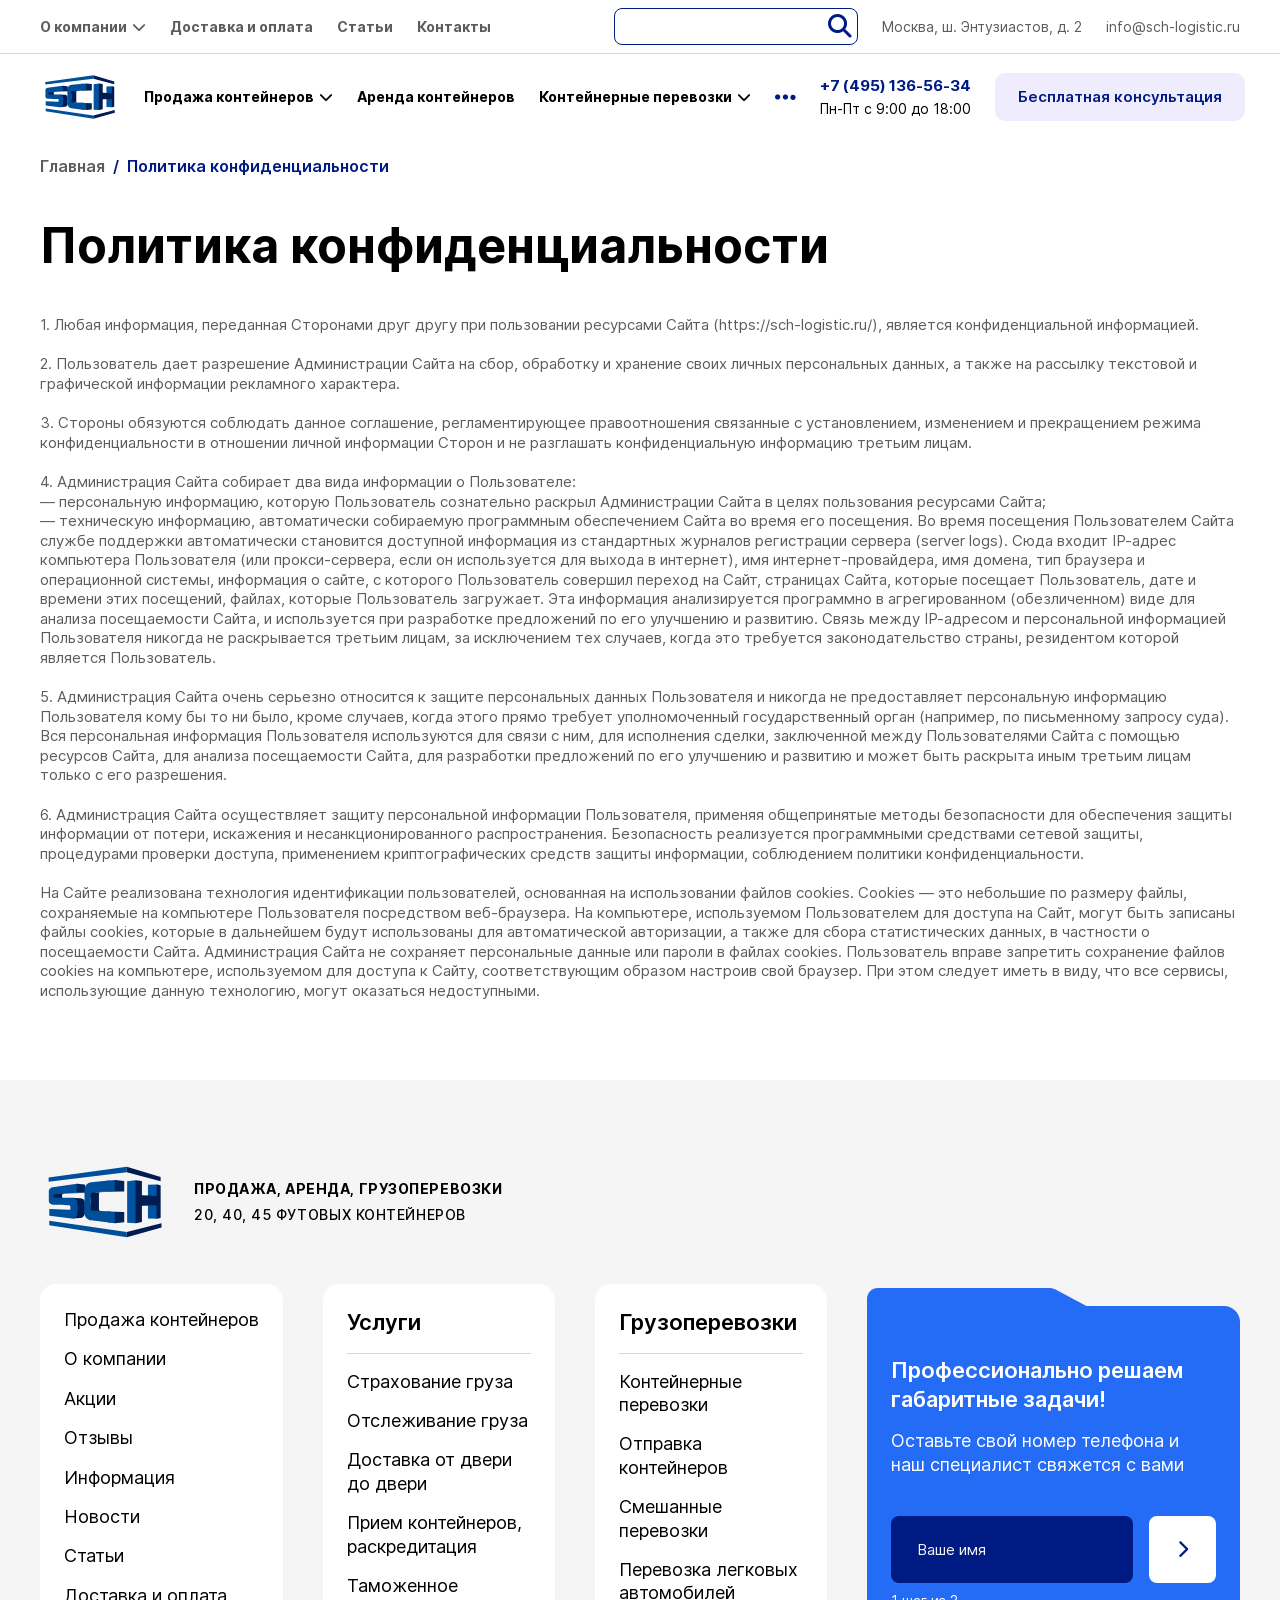
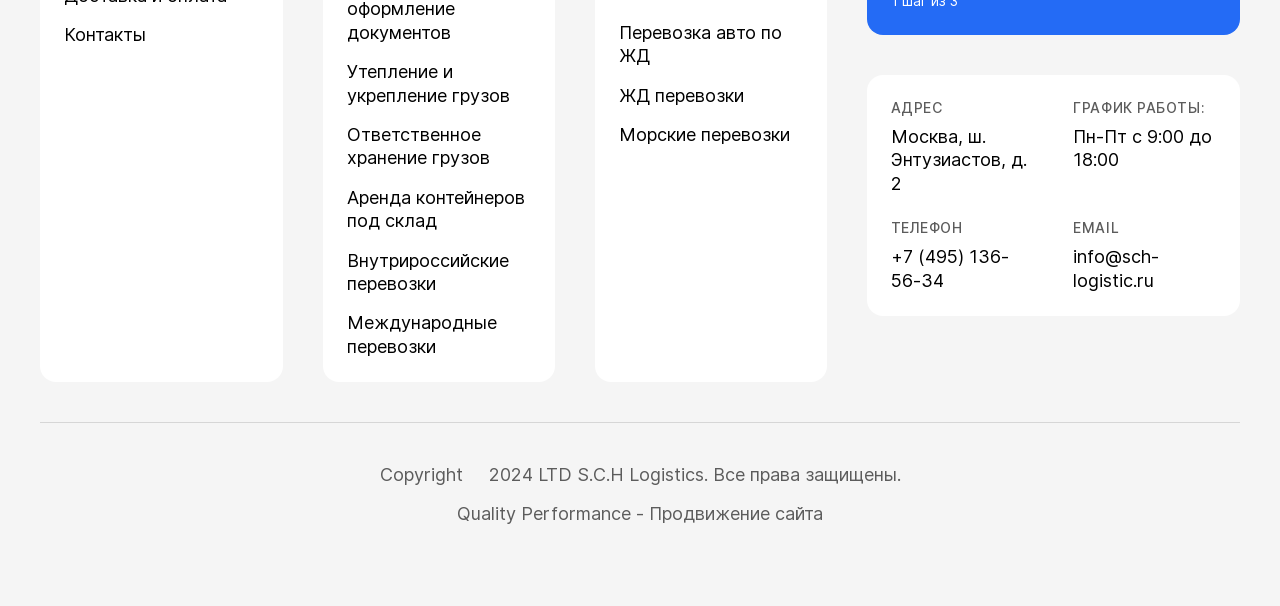
<file: privacy-policy.html>
<!DOCTYPE html>
  <html lang="ru">
    <head>
      <meta charset="utf-8"></meta>
      <meta name="viewport" content="width=device-width, initial-scale=1"></meta>
      <link rel="icon" type="image/x-icon" href="demo.svg"></link>
      <link rel="stylesheet" href="./assets/css/styles.css"></link>
      <title>Политика конфиденциальности</title>
      <meta name="description" content="Одна из страниц проекта , предлагаем ознакомиться с программой"></meta>
    </head>
    <body>
      <header class="header">
        <div class="header__top">
          <div class="container header__top-container">
            <ul class="header__top-left">
              <li class="header-submenu">
                <div data-id="panel">
                  <a href="javascript:void(0)">О компании</a>
                  <i class="fa-solid fa-chevron-down"></i>
                </div>
                <div class="header-submenu__body header-submenu__body--short" data-id="body">
                  <a href="javascript:void(0)">Акции</a>
                  <a href="javascript:void(0)">Отзывы</a>
                  <a href="javascript:void(0)">Информация</a>
                  <a href="javascript:void(0)">Статьи</a>
                </div>
              </li>
              <li class="header-submenu">
                <div data-id="panel">
                  <a href="javascript:void(0)">Доставка и оплата</a>
                </div>
              </li>
              <li class="header-submenu">
                <div data-id="panel">
                  <a href="javascript:void(0)">Статьи</a>
                </div>
              </li>
              <li class="header-submenu" data-header-contacts>
                <div data-id="panel">
                  <a href="javascript:void(0)">Контакты</a>
                </div>
              </li>
            </ul>
            <div class="header__top-right">
              <form class="header-search">
                <label class="header-search__label">
                  <input type="search" class="header-search__input"></input>
                  <button type="submit">
                    <i class="fa-solid fa-magnifying-glass"></i>
                  </button>
                </label>
              </form>
              <p>Москва, ш. Энтузиастов, д. 2</p>
              <a href="#">info@sch-logistic.ru</a>
            </div>
          </div>
        </div>
        <div class="header__bottom">
          <div class="container header__bottom-container">
            <a href="index.html" class="logo">
              <img src="modules/logo/demo.svg" alt=""></img>
            </a>
            <nav class="header__menu">
              <ul class="header__menu-wrap">
                <li class="header-submenu">
                  <div data-id="panel">
                    <a href="javascript:void(0)">Продажа контейнеров</a>
                    <i class="fa-solid fa-chevron-down"></i>
                  </div>
                  <div class="header-submenu__body" data-id="body">
                    <ul class="submenu-content">
                      <li class="submenu-content__item">
                        <div class="submenu-content__item-panel" data-id="panel">
                          <a href="javascript:void(0)">Сухогрузные морские контейнеры</a>
                          <i class="fa-regular fa-chevron-right"></i>
                        </div>
                        <ul class="submenu-content__body" data-id="body">
                          <li class="submenu-content__item">
                            <div class="submenu-content__item-panel" data-id="panel">
                              <a href="javascript:void(0)">20 футов</a>
                              <i class="fa-regular fa-chevron-right"></i>
                            </div>
                            <ul class="submenu-content__body" data-id="body">
                              <li class="submenu-content__item">
                                <a href="javascript:void(0)">Б/у</a>
                              </li>
                              <li class="submenu-content__item">
                                <a href="javascript:void(0)">Новый</a>
                              </li>
                              <li class="submenu-content__item">
                                <a href="javascript:void(0)">Dry Cube стандартные</a>
                              </li>
                              <li class="submenu-content__item">
                                <a href="javascript:void(0)">High Cube высокие</a>
                              </li>
                              <li class="submenu-content__item">
                                <a href="javascript:void(0)">Open Top открытые</a>
                              </li>
                              <li class="submenu-content__item">
                                <a href="javascript:void(0)">Hard Top</a>
                              </li>
                            </ul>
                          </li>
                          <li class="submenu-content__item">
                            <div class="submenu-content__item-panel" data-id="panel">
                              <a href="javascript:void(0)">30 футов</a>
                              <i class="fa-regular fa-chevron-right"></i>
                            </div>
                            <ul class="submenu-content__body" data-id="body">
                              <li class="submenu-content__item">
                                <a href="javascript:void(0)">Б/у</a>
                              </li>
                              <li class="submenu-content__item">
                                <a href="javascript:void(0)">Новый</a>
                              </li>
                              <li class="submenu-content__item">
                                <a href="javascript:void(0)">Dry Cube стандартные</a>
                              </li>
                              <li class="submenu-content__item">
                                <a href="javascript:void(0)">High Cube высокие</a>
                              </li>
                              <li class="submenu-content__item">
                                <a href="javascript:void(0)">Open Top открытые</a>
                              </li>
                              <li class="submenu-content__item">
                                <a href="javascript:void(0)">Hard Top</a>
                              </li>
                            </ul>
                          </li>
                        </ul>
                      </li>
                      <li class="submenu-content__item">
                        <div class="submenu-content__item-panel" data-id="panel">
                          <a href="javascript:void(0)">Рефрижераторные контейнеры</a>
                          <i class="fa-regular fa-chevron-right"></i>
                        </div>
                        <ul class="submenu-content__body" data-id="body">
                          <li class="submenu-content__item">
                            <div class="submenu-content__item-panel" data-id="panel">
                              <a href="javascript:void(0)">20 футов</a>
                              <i class="fa-regular fa-chevron-right"></i>
                            </div>
                            <ul class="submenu-content__body" data-id="body">
                              <li class="submenu-content__item">
                                <a href="javascript:void(0)">Б/у</a>
                              </li>
                              <li class="submenu-content__item">
                                <a href="javascript:void(0)">Новый</a>
                              </li>
                              <li class="submenu-content__item">
                                <a href="javascript:void(0)">Dry Cube стандартные</a>
                              </li>
                              <li class="submenu-content__item">
                                <a href="javascript:void(0)">High Cube высокие</a>
                              </li>
                              <li class="submenu-content__item">
                                <a href="javascript:void(0)">Open Top открытые</a>
                              </li>
                              <li class="submenu-content__item">
                                <a href="javascript:void(0)">Hard Top</a>
                              </li>
                            </ul>
                          </li>
                          <li class="submenu-content__item">
                            <div class="submenu-content__item-panel" data-id="panel">
                              <a href="javascript:void(0)">30 футов</a>
                              <i class="fa-regular fa-chevron-right"></i>
                            </div>
                            <ul class="submenu-content__body" data-id="body">
                              <li class="submenu-content__item">
                                <a href="javascript:void(0)">Б/у</a>
                              </li>
                              <li class="submenu-content__item">
                                <a href="javascript:void(0)">Новый</a>
                              </li>
                              <li class="submenu-content__item">
                                <a href="javascript:void(0)">Dry Cube стандартные</a>
                              </li>
                              <li class="submenu-content__item">
                                <a href="javascript:void(0)">High Cube высокие</a>
                              </li>
                              <li class="submenu-content__item">
                                <a href="javascript:void(0)">Open Top открытые</a>
                              </li>
                              <li class="submenu-content__item">
                                <a href="javascript:void(0)">Hard Top</a>
                              </li>
                            </ul>
                          </li>
                        </ul>
                      </li>
                      <li class="submenu-content__item">
                        <div class="submenu-content__item-panel" data-id="panel">
                          <a href="javascript:void(0)">Морской контейнер 6 метров</a>
                          <i class="fa-regular fa-chevron-right"></i>
                        </div>
                        <ul class="submenu-content__body" data-id="body">
                          <li class="submenu-content__item">
                            <div class="submenu-content__item-panel" data-id="panel">
                              <a href="javascript:void(0)">20 футов</a>
                              <i class="fa-regular fa-chevron-right"></i>
                            </div>
                            <ul class="submenu-content__body" data-id="body">
                              <li class="submenu-content__item">
                                <a href="javascript:void(0)">Б/у</a>
                              </li>
                              <li class="submenu-content__item">
                                <a href="javascript:void(0)">Новый</a>
                              </li>
                              <li class="submenu-content__item">
                                <a href="javascript:void(0)">Dry Cube стандартные</a>
                              </li>
                              <li class="submenu-content__item">
                                <a href="javascript:void(0)">High Cube высокие</a>
                              </li>
                              <li class="submenu-content__item">
                                <a href="javascript:void(0)">Open Top открытые</a>
                              </li>
                              <li class="submenu-content__item">
                                <a href="javascript:void(0)">Hard Top</a>
                              </li>
                            </ul>
                          </li>
                          <li class="submenu-content__item">
                            <div class="submenu-content__item-panel" data-id="panel">
                              <a href="javascript:void(0)">30 футов</a>
                              <i class="fa-regular fa-chevron-right"></i>
                            </div>
                            <ul class="submenu-content__body" data-id="body">
                              <li class="submenu-content__item">
                                <a href="javascript:void(0)">Б/у</a>
                              </li>
                              <li class="submenu-content__item">
                                <a href="javascript:void(0)">Новый</a>
                              </li>
                              <li class="submenu-content__item">
                                <a href="javascript:void(0)">Dry Cube стандартные</a>
                              </li>
                              <li class="submenu-content__item">
                                <a href="javascript:void(0)">High Cube высокие</a>
                              </li>
                              <li class="submenu-content__item">
                                <a href="javascript:void(0)">Open Top открытые</a>
                              </li>
                              <li class="submenu-content__item">
                                <a href="javascript:void(0)">Hard Top</a>
                              </li>
                            </ul>
                          </li>
                        </ul>
                      </li>
                      <li class="submenu-content__item">
                        <div class="submenu-content__item-panel" data-id="panel">
                          <a href="javascript:void(0)">Морской контейнер 12 метров</a>
                          <i class="fa-regular fa-chevron-right"></i>
                        </div>
                        <ul class="submenu-content__body" data-id="body">
                          <li class="submenu-content__item">
                            <div class="submenu-content__item-panel" data-id="panel">
                              <a href="javascript:void(0)">20 футов</a>
                              <i class="fa-regular fa-chevron-right"></i>
                            </div>
                            <ul class="submenu-content__body" data-id="body">
                              <li class="submenu-content__item">
                                <a href="javascript:void(0)">Б/у</a>
                              </li>
                              <li class="submenu-content__item">
                                <a href="javascript:void(0)">Новый</a>
                              </li>
                              <li class="submenu-content__item">
                                <a href="javascript:void(0)">Dry Cube стандартные</a>
                              </li>
                              <li class="submenu-content__item">
                                <a href="javascript:void(0)">High Cube высокие</a>
                              </li>
                              <li class="submenu-content__item">
                                <a href="javascript:void(0)">Open Top открытые</a>
                              </li>
                              <li class="submenu-content__item">
                                <a href="javascript:void(0)">Hard Top</a>
                              </li>
                            </ul>
                          </li>
                          <li class="submenu-content__item">
                            <div class="submenu-content__item-panel" data-id="panel">
                              <a href="javascript:void(0)">30 футов</a>
                              <i class="fa-regular fa-chevron-right"></i>
                            </div>
                            <ul class="submenu-content__body" data-id="body">
                              <li class="submenu-content__item">
                                <a href="javascript:void(0)">Б/у</a>
                              </li>
                              <li class="submenu-content__item">
                                <a href="javascript:void(0)">Новый</a>
                              </li>
                              <li class="submenu-content__item">
                                <a href="javascript:void(0)">Dry Cube стандартные</a>
                              </li>
                              <li class="submenu-content__item">
                                <a href="javascript:void(0)">High Cube высокие</a>
                              </li>
                              <li class="submenu-content__item">
                                <a href="javascript:void(0)">Open Top открытые</a>
                              </li>
                              <li class="submenu-content__item">
                                <a href="javascript:void(0)">Hard Top</a>
                              </li>
                            </ul>
                          </li>
                        </ul>
                      </li>
                      <li class="submenu-content__item">
                        <div class="submenu-content__item-panel" data-id="panel">
                          <a href="javascript:void(0)">Списанные контейнеры</a>
                          <i class="fa-regular fa-chevron-right"></i>
                        </div>
                        <ul class="submenu-content__body" data-id="body">
                          <li class="submenu-content__item">
                            <div class="submenu-content__item-panel" data-id="panel">
                              <a href="javascript:void(0)">20 футов</a>
                              <i class="fa-regular fa-chevron-right"></i>
                            </div>
                            <ul class="submenu-content__body" data-id="body">
                              <li class="submenu-content__item">
                                <a href="javascript:void(0)">Б/у</a>
                              </li>
                              <li class="submenu-content__item">
                                <a href="javascript:void(0)">Новый</a>
                              </li>
                              <li class="submenu-content__item">
                                <a href="javascript:void(0)">Dry Cube стандартные</a>
                              </li>
                              <li class="submenu-content__item">
                                <a href="javascript:void(0)">High Cube высокие</a>
                              </li>
                              <li class="submenu-content__item">
                                <a href="javascript:void(0)">Open Top открытые</a>
                              </li>
                              <li class="submenu-content__item">
                                <a href="javascript:void(0)">Hard Top</a>
                              </li>
                            </ul>
                          </li>
                          <li class="submenu-content__item">
                            <div class="submenu-content__item-panel" data-id="panel">
                              <a href="javascript:void(0)">30 футов</a>
                              <i class="fa-regular fa-chevron-right"></i>
                            </div>
                            <ul class="submenu-content__body" data-id="body">
                              <li class="submenu-content__item">
                                <a href="javascript:void(0)">Б/у</a>
                              </li>
                              <li class="submenu-content__item">
                                <a href="javascript:void(0)">Новый</a>
                              </li>
                              <li class="submenu-content__item">
                                <a href="javascript:void(0)">Dry Cube стандартные</a>
                              </li>
                              <li class="submenu-content__item">
                                <a href="javascript:void(0)">High Cube высокие</a>
                              </li>
                              <li class="submenu-content__item">
                                <a href="javascript:void(0)">Open Top открытые</a>
                              </li>
                              <li class="submenu-content__item">
                                <a href="javascript:void(0)">Hard Top</a>
                              </li>
                            </ul>
                          </li>
                        </ul>
                      </li>
                      <li class="submenu-content__item">
                        <div class="submenu-content__item-panel" data-id="panel">
                          <a href="javascript:void(0)">Морские контейнеры оптом</a>
                          <i class="fa-regular fa-chevron-right"></i>
                        </div>
                        <ul class="submenu-content__body" data-id="body">
                          <li class="submenu-content__item">
                            <div class="submenu-content__item-panel" data-id="panel">
                              <a href="javascript:void(0)">20 футов</a>
                              <i class="fa-regular fa-chevron-right"></i>
                            </div>
                            <ul class="submenu-content__body" data-id="body">
                              <li class="submenu-content__item">
                                <a href="javascript:void(0)">Б/у</a>
                              </li>
                              <li class="submenu-content__item">
                                <a href="javascript:void(0)">Новый</a>
                              </li>
                              <li class="submenu-content__item">
                                <a href="javascript:void(0)">Dry Cube стандартные</a>
                              </li>
                              <li class="submenu-content__item">
                                <a href="javascript:void(0)">High Cube высокие</a>
                              </li>
                              <li class="submenu-content__item">
                                <a href="javascript:void(0)">Open Top открытые</a>
                              </li>
                              <li class="submenu-content__item">
                                <a href="javascript:void(0)">Hard Top</a>
                              </li>
                            </ul>
                          </li>
                          <li class="submenu-content__item">
                            <div class="submenu-content__item-panel" data-id="panel">
                              <a href="javascript:void(0)">30 футов</a>
                              <i class="fa-regular fa-chevron-right"></i>
                            </div>
                            <ul class="submenu-content__body" data-id="body">
                              <li class="submenu-content__item">
                                <a href="javascript:void(0)">Б/у</a>
                              </li>
                              <li class="submenu-content__item">
                                <a href="javascript:void(0)">Новый</a>
                              </li>
                              <li class="submenu-content__item">
                                <a href="javascript:void(0)">Dry Cube стандартные</a>
                              </li>
                              <li class="submenu-content__item">
                                <a href="javascript:void(0)">High Cube высокие</a>
                              </li>
                              <li class="submenu-content__item">
                                <a href="javascript:void(0)">Open Top открытые</a>
                              </li>
                              <li class="submenu-content__item">
                                <a href="javascript:void(0)">Hard Top</a>
                              </li>
                            </ul>
                          </li>
                        </ul>
                      </li>
                      <li class="submenu-content__item">
                        <div class="submenu-content__item-panel" data-id="panel">
                          <a href="javascript:void(0)">Контейнеры Dry Cube</a>
                          <i class="fa-regular fa-chevron-right"></i>
                        </div>
                        <ul class="submenu-content__body" data-id="body">
                          <li class="submenu-content__item">
                            <div class="submenu-content__item-panel" data-id="panel">
                              <a href="javascript:void(0)">20 футов</a>
                              <i class="fa-regular fa-chevron-right"></i>
                            </div>
                            <ul class="submenu-content__body" data-id="body">
                              <li class="submenu-content__item">
                                <a href="javascript:void(0)">Б/у</a>
                              </li>
                              <li class="submenu-content__item">
                                <a href="javascript:void(0)">Новый</a>
                              </li>
                              <li class="submenu-content__item">
                                <a href="javascript:void(0)">Dry Cube стандартные</a>
                              </li>
                              <li class="submenu-content__item">
                                <a href="javascript:void(0)">High Cube высокие</a>
                              </li>
                              <li class="submenu-content__item">
                                <a href="javascript:void(0)">Open Top открытые</a>
                              </li>
                              <li class="submenu-content__item">
                                <a href="javascript:void(0)">Hard Top</a>
                              </li>
                            </ul>
                          </li>
                          <li class="submenu-content__item">
                            <div class="submenu-content__item-panel" data-id="panel">
                              <a href="javascript:void(0)">30 футов</a>
                              <i class="fa-regular fa-chevron-right"></i>
                            </div>
                            <ul class="submenu-content__body" data-id="body">
                              <li class="submenu-content__item">
                                <a href="javascript:void(0)">Б/у</a>
                              </li>
                              <li class="submenu-content__item">
                                <a href="javascript:void(0)">Новый</a>
                              </li>
                              <li class="submenu-content__item">
                                <a href="javascript:void(0)">Dry Cube стандартные</a>
                              </li>
                              <li class="submenu-content__item">
                                <a href="javascript:void(0)">High Cube высокие</a>
                              </li>
                              <li class="submenu-content__item">
                                <a href="javascript:void(0)">Open Top открытые</a>
                              </li>
                              <li class="submenu-content__item">
                                <a href="javascript:void(0)">Hard Top</a>
                              </li>
                            </ul>
                          </li>
                        </ul>
                      </li>
                      <li class="submenu-content__item">
                        <div class="submenu-content__item-panel" data-id="panel">
                          <a href="javascript:void(0)">Сухогрузные морские контейнеры</a>
                          <i class="fa-regular fa-chevron-right"></i>
                        </div>
                        <ul class="submenu-content__body" data-id="body">
                          <li class="submenu-content__item">
                            <div class="submenu-content__item-panel" data-id="panel">
                              <a href="javascript:void(0)">20 футов</a>
                              <i class="fa-regular fa-chevron-right"></i>
                            </div>
                            <ul class="submenu-content__body" data-id="body">
                              <li class="submenu-content__item">
                                <a href="javascript:void(0)">Б/у</a>
                              </li>
                              <li class="submenu-content__item">
                                <a href="javascript:void(0)">Новый</a>
                              </li>
                              <li class="submenu-content__item">
                                <a href="javascript:void(0)">Dry Cube стандартные</a>
                              </li>
                              <li class="submenu-content__item">
                                <a href="javascript:void(0)">High Cube высокие</a>
                              </li>
                              <li class="submenu-content__item">
                                <a href="javascript:void(0)">Open Top открытые</a>
                              </li>
                              <li class="submenu-content__item">
                                <a href="javascript:void(0)">Hard Top</a>
                              </li>
                            </ul>
                          </li>
                          <li class="submenu-content__item">
                            <div class="submenu-content__item-panel" data-id="panel">
                              <a href="javascript:void(0)">30 футов</a>
                              <i class="fa-regular fa-chevron-right"></i>
                            </div>
                            <ul class="submenu-content__body" data-id="body">
                              <li class="submenu-content__item">
                                <a href="javascript:void(0)">Б/у</a>
                              </li>
                              <li class="submenu-content__item">
                                <a href="javascript:void(0)">Новый</a>
                              </li>
                              <li class="submenu-content__item">
                                <a href="javascript:void(0)">Dry Cube стандартные</a>
                              </li>
                              <li class="submenu-content__item">
                                <a href="javascript:void(0)">High Cube высокие</a>
                              </li>
                              <li class="submenu-content__item">
                                <a href="javascript:void(0)">Open Top открытые</a>
                              </li>
                              <li class="submenu-content__item">
                                <a href="javascript:void(0)">Hard Top</a>
                              </li>
                            </ul>
                          </li>
                        </ul>
                      </li>
                      <li class="submenu-content__item">
                        <div class="submenu-content__item-panel" data-id="panel">
                          <a href="javascript:void(0)">Рефрижераторные контейнеры</a>
                          <i class="fa-regular fa-chevron-right"></i>
                        </div>
                        <ul class="submenu-content__body" data-id="body">
                          <li class="submenu-content__item">
                            <div class="submenu-content__item-panel" data-id="panel">
                              <a href="javascript:void(0)">20 футов</a>
                              <i class="fa-regular fa-chevron-right"></i>
                            </div>
                            <ul class="submenu-content__body" data-id="body">
                              <li class="submenu-content__item">
                                <a href="javascript:void(0)">Б/у</a>
                              </li>
                              <li class="submenu-content__item">
                                <a href="javascript:void(0)">Новый</a>
                              </li>
                              <li class="submenu-content__item">
                                <a href="javascript:void(0)">Dry Cube стандартные</a>
                              </li>
                              <li class="submenu-content__item">
                                <a href="javascript:void(0)">High Cube высокие</a>
                              </li>
                              <li class="submenu-content__item">
                                <a href="javascript:void(0)">Open Top открытые</a>
                              </li>
                              <li class="submenu-content__item">
                                <a href="javascript:void(0)">Hard Top</a>
                              </li>
                            </ul>
                          </li>
                          <li class="submenu-content__item">
                            <div class="submenu-content__item-panel" data-id="panel">
                              <a href="javascript:void(0)">30 футов</a>
                              <i class="fa-regular fa-chevron-right"></i>
                            </div>
                            <ul class="submenu-content__body" data-id="body">
                              <li class="submenu-content__item">
                                <a href="javascript:void(0)">Б/у</a>
                              </li>
                              <li class="submenu-content__item">
                                <a href="javascript:void(0)">Новый</a>
                              </li>
                              <li class="submenu-content__item">
                                <a href="javascript:void(0)">Dry Cube стандартные</a>
                              </li>
                              <li class="submenu-content__item">
                                <a href="javascript:void(0)">High Cube высокие</a>
                              </li>
                              <li class="submenu-content__item">
                                <a href="javascript:void(0)">Open Top открытые</a>
                              </li>
                              <li class="submenu-content__item">
                                <a href="javascript:void(0)">Hard Top</a>
                              </li>
                            </ul>
                          </li>
                        </ul>
                      </li>
                      <li class="submenu-content__item">
                        <div class="submenu-content__item-panel" data-id="panel">
                          <a href="javascript:void(0)">Морской контейнер 6 метров</a>
                          <i class="fa-regular fa-chevron-right"></i>
                        </div>
                        <ul class="submenu-content__body" data-id="body">
                          <li class="submenu-content__item">
                            <div class="submenu-content__item-panel" data-id="panel">
                              <a href="javascript:void(0)">20 футов</a>
                              <i class="fa-regular fa-chevron-right"></i>
                            </div>
                            <ul class="submenu-content__body" data-id="body">
                              <li class="submenu-content__item">
                                <a href="javascript:void(0)">Б/у</a>
                              </li>
                              <li class="submenu-content__item">
                                <a href="javascript:void(0)">Новый</a>
                              </li>
                              <li class="submenu-content__item">
                                <a href="javascript:void(0)">Dry Cube стандартные</a>
                              </li>
                              <li class="submenu-content__item">
                                <a href="javascript:void(0)">High Cube высокие</a>
                              </li>
                              <li class="submenu-content__item">
                                <a href="javascript:void(0)">Open Top открытые</a>
                              </li>
                              <li class="submenu-content__item">
                                <a href="javascript:void(0)">Hard Top</a>
                              </li>
                            </ul>
                          </li>
                          <li class="submenu-content__item">
                            <div class="submenu-content__item-panel" data-id="panel">
                              <a href="javascript:void(0)">30 футов</a>
                              <i class="fa-regular fa-chevron-right"></i>
                            </div>
                            <ul class="submenu-content__body" data-id="body">
                              <li class="submenu-content__item">
                                <a href="javascript:void(0)">Б/у</a>
                              </li>
                              <li class="submenu-content__item">
                                <a href="javascript:void(0)">Новый</a>
                              </li>
                              <li class="submenu-content__item">
                                <a href="javascript:void(0)">Dry Cube стандартные</a>
                              </li>
                              <li class="submenu-content__item">
                                <a href="javascript:void(0)">High Cube высокие</a>
                              </li>
                              <li class="submenu-content__item">
                                <a href="javascript:void(0)">Open Top открытые</a>
                              </li>
                              <li class="submenu-content__item">
                                <a href="javascript:void(0)">Hard Top</a>
                              </li>
                            </ul>
                          </li>
                        </ul>
                      </li>
                      <li class="submenu-content__item">
                        <div class="submenu-content__item-panel" data-id="panel">
                          <a href="javascript:void(0)">Морской контейнер 12 метров</a>
                          <i class="fa-regular fa-chevron-right"></i>
                        </div>
                        <ul class="submenu-content__body" data-id="body">
                          <li class="submenu-content__item">
                            <div class="submenu-content__item-panel" data-id="panel">
                              <a href="javascript:void(0)">20 футов</a>
                              <i class="fa-regular fa-chevron-right"></i>
                            </div>
                            <ul class="submenu-content__body" data-id="body">
                              <li class="submenu-content__item">
                                <a href="javascript:void(0)">Б/у</a>
                              </li>
                              <li class="submenu-content__item">
                                <a href="javascript:void(0)">Новый</a>
                              </li>
                              <li class="submenu-content__item">
                                <a href="javascript:void(0)">Dry Cube стандартные</a>
                              </li>
                              <li class="submenu-content__item">
                                <a href="javascript:void(0)">High Cube высокие</a>
                              </li>
                              <li class="submenu-content__item">
                                <a href="javascript:void(0)">Open Top открытые</a>
                              </li>
                              <li class="submenu-content__item">
                                <a href="javascript:void(0)">Hard Top</a>
                              </li>
                            </ul>
                          </li>
                          <li class="submenu-content__item">
                            <div class="submenu-content__item-panel" data-id="panel">
                              <a href="javascript:void(0)">30 футов</a>
                              <i class="fa-regular fa-chevron-right"></i>
                            </div>
                            <ul class="submenu-content__body" data-id="body">
                              <li class="submenu-content__item">
                                <a href="javascript:void(0)">Б/у</a>
                              </li>
                              <li class="submenu-content__item">
                                <a href="javascript:void(0)">Новый</a>
                              </li>
                              <li class="submenu-content__item">
                                <a href="javascript:void(0)">Dry Cube стандартные</a>
                              </li>
                              <li class="submenu-content__item">
                                <a href="javascript:void(0)">High Cube высокие</a>
                              </li>
                              <li class="submenu-content__item">
                                <a href="javascript:void(0)">Open Top открытые</a>
                              </li>
                              <li class="submenu-content__item">
                                <a href="javascript:void(0)">Hard Top</a>
                              </li>
                            </ul>
                          </li>
                        </ul>
                      </li>
                      <li class="submenu-content__item">
                        <div class="submenu-content__item-panel" data-id="panel">
                          <a href="javascript:void(0)">Списанные контейнеры</a>
                          <i class="fa-regular fa-chevron-right"></i>
                        </div>
                        <ul class="submenu-content__body" data-id="body">
                          <li class="submenu-content__item">
                            <div class="submenu-content__item-panel" data-id="panel">
                              <a href="javascript:void(0)">20 футов</a>
                              <i class="fa-regular fa-chevron-right"></i>
                            </div>
                            <ul class="submenu-content__body" data-id="body">
                              <li class="submenu-content__item">
                                <a href="javascript:void(0)">Б/у</a>
                              </li>
                              <li class="submenu-content__item">
                                <a href="javascript:void(0)">Новый</a>
                              </li>
                              <li class="submenu-content__item">
                                <a href="javascript:void(0)">Dry Cube стандартные</a>
                              </li>
                              <li class="submenu-content__item">
                                <a href="javascript:void(0)">High Cube высокие</a>
                              </li>
                              <li class="submenu-content__item">
                                <a href="javascript:void(0)">Open Top открытые</a>
                              </li>
                              <li class="submenu-content__item">
                                <a href="javascript:void(0)">Hard Top</a>
                              </li>
                            </ul>
                          </li>
                          <li class="submenu-content__item">
                            <div class="submenu-content__item-panel" data-id="panel">
                              <a href="javascript:void(0)">30 футов</a>
                              <i class="fa-regular fa-chevron-right"></i>
                            </div>
                            <ul class="submenu-content__body" data-id="body">
                              <li class="submenu-content__item">
                                <a href="javascript:void(0)">Б/у</a>
                              </li>
                              <li class="submenu-content__item">
                                <a href="javascript:void(0)">Новый</a>
                              </li>
                              <li class="submenu-content__item">
                                <a href="javascript:void(0)">Dry Cube стандартные</a>
                              </li>
                              <li class="submenu-content__item">
                                <a href="javascript:void(0)">High Cube высокие</a>
                              </li>
                              <li class="submenu-content__item">
                                <a href="javascript:void(0)">Open Top открытые</a>
                              </li>
                              <li class="submenu-content__item">
                                <a href="javascript:void(0)">Hard Top</a>
                              </li>
                            </ul>
                          </li>
                        </ul>
                      </li>
                      <li class="submenu-content__item">
                        <div class="submenu-content__item-panel" data-id="panel">
                          <a href="javascript:void(0)">Морские контейнеры оптом</a>
                          <i class="fa-regular fa-chevron-right"></i>
                        </div>
                        <ul class="submenu-content__body" data-id="body">
                          <li class="submenu-content__item">
                            <div class="submenu-content__item-panel" data-id="panel">
                              <a href="javascript:void(0)">20 футов</a>
                              <i class="fa-regular fa-chevron-right"></i>
                            </div>
                            <ul class="submenu-content__body" data-id="body">
                              <li class="submenu-content__item">
                                <a href="javascript:void(0)">Б/у</a>
                              </li>
                              <li class="submenu-content__item">
                                <a href="javascript:void(0)">Новый</a>
                              </li>
                              <li class="submenu-content__item">
                                <a href="javascript:void(0)">Dry Cube стандартные</a>
                              </li>
                              <li class="submenu-content__item">
                                <a href="javascript:void(0)">High Cube высокие</a>
                              </li>
                              <li class="submenu-content__item">
                                <a href="javascript:void(0)">Open Top открытые</a>
                              </li>
                              <li class="submenu-content__item">
                                <a href="javascript:void(0)">Hard Top</a>
                              </li>
                            </ul>
                          </li>
                          <li class="submenu-content__item">
                            <div class="submenu-content__item-panel" data-id="panel">
                              <a href="javascript:void(0)">30 футов</a>
                              <i class="fa-regular fa-chevron-right"></i>
                            </div>
                            <ul class="submenu-content__body" data-id="body">
                              <li class="submenu-content__item">
                                <a href="javascript:void(0)">Б/у</a>
                              </li>
                              <li class="submenu-content__item">
                                <a href="javascript:void(0)">Новый</a>
                              </li>
                              <li class="submenu-content__item">
                                <a href="javascript:void(0)">Dry Cube стандартные</a>
                              </li>
                              <li class="submenu-content__item">
                                <a href="javascript:void(0)">High Cube высокие</a>
                              </li>
                              <li class="submenu-content__item">
                                <a href="javascript:void(0)">Open Top открытые</a>
                              </li>
                              <li class="submenu-content__item">
                                <a href="javascript:void(0)">Hard Top</a>
                              </li>
                            </ul>
                          </li>
                        </ul>
                      </li>
                      <li class="submenu-content__item">
                        <div class="submenu-content__item-panel" data-id="panel">
                          <a href="javascript:void(0)">Контейнеры Dry Cube</a>
                          <i class="fa-regular fa-chevron-right"></i>
                        </div>
                        <ul class="submenu-content__body" data-id="body">
                          <li class="submenu-content__item">
                            <div class="submenu-content__item-panel" data-id="panel">
                              <a href="javascript:void(0)">20 футов</a>
                              <i class="fa-regular fa-chevron-right"></i>
                            </div>
                            <ul class="submenu-content__body" data-id="body">
                              <li class="submenu-content__item">
                                <a href="javascript:void(0)">Б/у</a>
                              </li>
                              <li class="submenu-content__item">
                                <a href="javascript:void(0)">Новый</a>
                              </li>
                              <li class="submenu-content__item">
                                <a href="javascript:void(0)">Dry Cube стандартные</a>
                              </li>
                              <li class="submenu-content__item">
                                <a href="javascript:void(0)">High Cube высокие</a>
                              </li>
                              <li class="submenu-content__item">
                                <a href="javascript:void(0)">Open Top открытые</a>
                              </li>
                              <li class="submenu-content__item">
                                <a href="javascript:void(0)">Hard Top</a>
                              </li>
                            </ul>
                          </li>
                          <li class="submenu-content__item">
                            <div class="submenu-content__item-panel" data-id="panel">
                              <a href="javascript:void(0)">30 футов</a>
                              <i class="fa-regular fa-chevron-right"></i>
                            </div>
                            <ul class="submenu-content__body" data-id="body">
                              <li class="submenu-content__item">
                                <a href="javascript:void(0)">Б/у</a>
                              </li>
                              <li class="submenu-content__item">
                                <a href="javascript:void(0)">Новый</a>
                              </li>
                              <li class="submenu-content__item">
                                <a href="javascript:void(0)">Dry Cube стандартные</a>
                              </li>
                              <li class="submenu-content__item">
                                <a href="javascript:void(0)">High Cube высокие</a>
                              </li>
                              <li class="submenu-content__item">
                                <a href="javascript:void(0)">Open Top открытые</a>
                              </li>
                              <li class="submenu-content__item">
                                <a href="javascript:void(0)">Hard Top</a>
                              </li>
                            </ul>
                          </li>
                        </ul>
                      </li>
                    </ul>
                  </div>
                </li>
                <li class="header-submenu">
                  <div data-id="panel">
                    <a href="javascript:void(0)">Аренда контейнеров</a>
                  </div>
                </li>
                <li class="header-submenu">
                  <div data-id="panel">
                    <a href="javascript:void(0)">Контейнерные перевозки</a>
                    <i class="fa-solid fa-chevron-down"></i>
                  </div>
                  <div class="header-submenu__body" data-id="body">
                    <ul class="submenu-content">
                      <li class="submenu-content__item">
                        <div class="submenu-content__item-panel" data-id="panel">
                          <a href="javascript:void(0)">Внутрироссийские перевозки</a>
                          <i class="fa-regular fa-chevron-right"></i>
                        </div>
                        <ul class="submenu-content__body" data-id="body">
                          <li class="submenu-content__item">
                            <div class="submenu-content__item-panel" data-id="panel">
                              <a href="javascript:void(0)">Москва — Владивосток</a>
                            </div>
                          </li>
                          <li class="submenu-content__item">
                            <div class="submenu-content__item-panel" data-id="panel">
                              <a href="javascript:void(0)">Москва — Благовещенск</a>
                            </div>
                          </li>
                          <li class="submenu-content__item">
                            <div class="submenu-content__item-panel" data-id="panel">
                              <a href="javascript:void(0)">Москва — Красноярск</a>
                            </div>
                          </li>
                          <li class="submenu-content__item">
                            <div class="submenu-content__item-panel" data-id="panel">
                              <a href="javascript:void(0)">Москва — Екатеринбург</a>
                            </div>
                          </li>
                          <li class="submenu-content__item">
                            <div class="submenu-content__item-panel" data-id="panel">
                              <a href="javascript:void(0)">Москва — Иркутск</a>
                            </div>
                          </li>
                          <li class="submenu-content__item">
                            <div class="submenu-content__item-panel" data-id="panel">
                              <a href="javascript:void(0)">Москва — Петропавловск-Камчатский</a>
                            </div>
                          </li>
                          <li class="submenu-content__item">
                            <div class="submenu-content__item-panel" data-id="panel">
                              <a href="javascript:void(0)">Москва — Барнаул</a>
                            </div>
                          </li>
                          <li class="submenu-content__item">
                            <div class="submenu-content__item-panel" data-id="panel">
                              <a href="javascript:void(0)">Москва — Кемерово</a>
                            </div>
                          </li>
                        </ul>
                      </li>
                      <li class="submenu-content__item">
                        <div class="submenu-content__item-panel" data-id="panel">
                          <a href="javascript:void(0)">Международные перевозки</a>
                          <i class="fa-regular fa-chevron-right"></i>
                        </div>
                        <ul class="submenu-content__body" data-id="body">
                          <li class="submenu-content__item">
                            <div class="submenu-content__item-panel" data-id="panel">
                              <a href="javascript:void(0)">Азия</a>
                              <i class="fa-regular fa-chevron-right"></i>
                            </div>
                            <ul class="submenu-content__body" data-id="body">
                              <li class="submenu-content__item">
                                <a href="javascript:void(0)">Из Азии</a>
                              </li>
                              <li class="submenu-content__item">
                                <a href="javascript:void(0)">В Азии</a>
                              </li>
                            </ul>
                          </li>
                          <li class="submenu-content__item">
                            <div class="submenu-content__item-panel" data-id="panel">
                              <a href="javascript:void(0)">Вьетнам</a>
                              <i class="fa-regular fa-chevron-right"></i>
                            </div>
                            <ul class="submenu-content__body" data-id="body">
                              <li class="submenu-content__item">
                                <a href="javascript:void(0)">Из Вьетнам</a>
                              </li>
                              <li class="submenu-content__item">
                                <a href="javascript:void(0)">В Вьетнам</a>
                              </li>
                            </ul>
                          </li>
                          <li class="submenu-content__item">
                            <div class="submenu-content__item-panel" data-id="panel">
                              <a href="javascript:void(0)">Китай</a>
                              <i class="fa-regular fa-chevron-right"></i>
                            </div>
                            <ul class="submenu-content__body" data-id="body">
                              <li class="submenu-content__item">
                                <a href="javascript:void(0)">Из Китай</a>
                              </li>
                              <li class="submenu-content__item">
                                <a href="javascript:void(0)">В Китай</a>
                              </li>
                            </ul>
                          </li>
                        </ul>
                      </li>
                      <li class="submenu-content__item">
                        <div class="submenu-content__item-panel" data-id="panel">
                          <a href="javascript:void(0)">Международные перевозки</a>
                        </div>
                      </li>
                      <li class="submenu-content__item">
                        <div class="submenu-content__item-panel" data-id="panel">
                          <a href="javascript:void(0)">Ж/Д контейнерные перевозки</a>
                        </div>
                      </li>
                      <li class="submenu-content__item">
                        <div class="submenu-content__item-panel" data-id="panel">
                          <a href="javascript:void(0)">Перевозка автотранспорта по Ж/Д</a>
                        </div>
                      </li>
                      <li class="submenu-content__item">
                        <div class="submenu-content__item-panel" data-id="panel">
                          <a href="javascript:void(0)">Перевозки автомобильным транспортом</a>
                        </div>
                      </li>
                      <li class="submenu-content__item">
                        <div class="submenu-content__item-panel" data-id="panel">
                          <a href="javascript:void(0)">Морские перевозки</a>
                        </div>
                      </li>
                      <li class="submenu-content__item">
                        <div class="submenu-content__item-panel" data-id="panel">
                          <a href="javascript:void(0)">Водные перевозки</a>
                        </div>
                      </li>
                      <li class="submenu-content__item">
                        <div class="submenu-content__item-panel" data-id="panel">
                          <a href="javascript:void(0)">Отправка контейнеров</a>
                        </div>
                      </li>
                      <li class="submenu-content__item">
                        <div class="submenu-content__item-panel" data-id="panel">
                          <a href="javascript:void(0)">Мультимодальные перевозки</a>
                        </div>
                      </li>
                      <li class="submenu-content__item">
                        <div class="submenu-content__item-panel" data-id="panel">
                          <a href="javascript:void(0)">Перевозки легковых автомобилей</a>
                        </div>
                      </li>
                    </ul>
                  </div>
                </li>
                <li class="header-submenu">
                  <div data-id="panel">
                    <a href="javascript:void(0)">Услуги</a>
                    <i class="fa-solid fa-chevron-down"></i>
                  </div>
                  <div class="header-submenu__body" data-id="body">
                    <ul class="submenu-content">
                      <li class="submenu-content__item">
                        <div class="submenu-content__item-panel" data-id="panel">
                          <a href="javascript:void(0)">Страхование груза</a>
                        </div>
                      </li>
                      <li class="submenu-content__item">
                        <div class="submenu-content__item-panel" data-id="panel">
                          <a href="javascript:void(0)">Отслеживание груза</a>
                        </div>
                      </li>
                      <li class="submenu-content__item">
                        <div class="submenu-content__item-panel" data-id="panel">
                          <a href="javascript:void(0)">Доставка от двери до двери</a>
                        </div>
                      </li>
                      <li class="submenu-content__item">
                        <div class="submenu-content__item-panel" data-id="panel">
                          <a href="javascript:void(0)">Доставка от двери до двери</a>
                        </div>
                      </li>
                      <li class="submenu-content__item">
                        <div class="submenu-content__item-panel" data-id="panel">
                          <a href="javascript:void(0)">Утепление и укрепление грузов</a>
                        </div>
                      </li>
                      <li class="submenu-content__item">
                        <div class="submenu-content__item-panel" data-id="panel">
                          <a href="javascript:void(0)">Аренда контейнеров под склад</a>
                        </div>
                      </li>
                      <li class="submenu-content__item">
                        <div class="submenu-content__item-panel" data-id="panel">
                          <a href="javascript:void(0)">Ответственное хранение грузов</a>
                        </div>
                      </li>
                      <li class="submenu-content__item">
                        <div class="submenu-content__item-panel" data-id="panel">
                          <a href="javascript:void(0)">Таможенное оформление документов</a>
                        </div>
                      </li>
                      <li class="submenu-content__item">
                        <div class="submenu-content__item-panel" data-id="panel">
                          <a href="javascript:void(0)">Прием груженых контейнеров, раскредитация</a>
                        </div>
                      </li>
                    </ul>
                  </div>
                </li>
                <li class="header-submenu">
                  <div data-id="panel">
                    <a href="javascript:void(0)">Прайс-лист</a>
                  </div>
                </li>
                <li class="header-submenu" data-showmore="">
                  <div data-id="panel">
                    <i class="fa-solid fa-ellipsis"></i>
                  </div>
                  <ul class="header-submenu__body" data-showmore-menu=""></ul>
                </li>
              </ul>
            </nav>
            <div class="header__bottom-right">
              <a href="tel:+74951365634" class="header__phone">
                <p>+7 (495) 136-56-34 </p>
                <span>Пн-Пт с 9:00 до 18:00</span>
              </a>
              <button data-id="search">
                <i class="fa-solid fa-magnifying-glass"></i>
              </button>
              <button class="button button--purple button--small-pad header__free-call" title="Бесплатная консультация" data-modal-open="#free-consult">
                <span>Бесплатная консультация</span>
                <i class="fa-solid fa-phone"></i>
              </button>
              <button data-modal-open="#mobile-menu" class="header__burger">
                <i class="fa-solid fa-bars"></i>
              </button>
            </div>
          </div>
        </div>
      </header>
      <div class="container">
        <div class="bread-crumbs">
            <a href="index.html" class="bread-crumbs__link">Главная</a>
            <p class="bread-crumbs__sep">/</p>
            <div href="#" class="bread-crumbs__link">Политика конфиденциальности</div>
        </div>
      </div>
      <section class="policy section-margin">
        <div class="container">
          <h1 class="ui-title ui-title--h1 ui-title--no-center">Политика конфиденциальности</h1>
          <div class="policy__text">
            <p>1. Любая информация, переданная Сторонами друг другу при пользовании ресурсами Сайта (https://sch-logistic.ru/), является конфиденциальной информацией. </p>
            <p>2. Пользователь дает разрешение Администрации Сайта на сбор, обработку и хранение своих личных персональных данных, а также на рассылку текстовой и графической информации рекламного характера.</p>
            <p>3. Стороны обязуются соблюдать данное соглашение, регламентирующее правоотношения связанные с установлением, изменением и прекращением режима конфиденциальности в отношении личной информации Сторон и не разглашать конфиденциальную информацию третьим лицам. </p>
            <p>4. Администрация Сайта собирает два вида информации о Пользователе:<br/>— персональную информацию, которую Пользователь сознательно раскрыл Администрации Сайта в целях пользования ресурсами Сайта;<br/>— техническую информацию, автоматически собираемую программным обеспечением Сайта во время его посещения. Во время посещения Пользователем Сайта службе поддержки автоматически становится доступной информация из стандартных журналов регистрации сервера (server logs). Сюда входит IP-адрес компьютера Пользователя (или прокси-сервера, если он используется для выхода в интернет), имя интернет-провайдера, имя домена, тип браузера и операционной системы, информация о сайте, с которого Пользователь совершил переход на Сайт, страницах Сайта, которые посещает Пользователь, дате и времени этих посещений, файлах, которые Пользователь загружает. Эта информация анализируется программно в агрегированном (обезличенном) виде для анализа посещаемости Сайта, и используется при разработке предложений по его улучшению и развитию. Связь между IP-адресом и персональной информацией Пользователя никогда не раскрывается третьим лицам, за исключением тех случаев, когда это требуется законодательство страны, резидентом которой является Пользователь.</p>
            <p>5. Администрация Сайта очень серьезно относится к защите персональных данных Пользователя и никогда не предоставляет персональную информацию Пользователя кому бы то ни было, кроме случаев, когда этого прямо требует уполномоченный государственный орган (например, по письменному запросу суда). Вся персональная информация Пользователя используются для связи с ним, для исполнения сделки, заключенной между Пользователями Сайта с помощью ресурсов Сайта, для анализа посещаемости Сайта, для разработки предложений по его улучшению и развитию и может быть раскрыта иным третьим лицам только с его разрешения. </p>
            <p>6. Администрация Сайта осуществляет защиту персональной информации Пользователя, применяя общепринятые методы безопасности для обеспечения защиты информации от потери, искажения и несанкционированного распространения. Безопасность реализуется программными средствами сетевой защиты, процедурами проверки доступа, применением криптографических средств защиты информации, соблюдением политики конфиденциальности. </p>
            <p>На Сайте реализована технология идентификации пользователей, основанная на использовании файлов cookies. Cookies — это небольшие по размеру файлы, сохраняемые на компьютере Пользователя посредством веб-браузера. На компьютере, используемом Пользователем для доступа на Сайт, могут быть записаны файлы cookies, которые в дальнейшем будут использованы для автоматической авторизации, а также для сбора статистических данных, в частности о посещаемости Сайта. Администрация Сайта не сохраняет персональные данные или пароли в файлах cookies. Пользователь вправе запретить сохранение файлов cookies на компьютере, используемом для доступа к Сайту, соответствующим образом настроив свой браузер. При этом следует иметь в виду, что все сервисы, использующие данную технологию, могут оказаться недоступными.</p>
          </div>
        </div>
      </section>
      <footer class="footer">
        <div class="container">
          <div class="footer-top">
            <div class="footer-top__desktop-wrap">
              <div class="footer-top__logo">
                <a href="index.html" class="logo">
                  <img src="modules/logo/demo.svg" alt=""></img>
                </a>
                <div class="footer-top__logo-wrap">
                  <h4>Продажа, Аренда, Грузоперевозки</h4>
                  <p>20, 40, 45 футовых контейнеров</p>
                </div>
              </div>
              <nav class="footer-top__nav">
                <ul class="footer-top__col">
                  <li>
                    <a href="javascript:void(0)">Продажа контейнеров</a>
                  </li>
                  <li>
                    <a href="javascript:void(0)">О компании</a>
                  </li>
                  <li>
                    <a href="javascript:void(0)">Акции</a>
                  </li>
                  <li>
                    <a href="javascript:void(0)">Отзывы</a>
                  </li>
                  <li>
                    <a href="javascript:void(0)">Информация</a>
                  </li>
                  <li>
                    <a href="javascript:void(0)">Новости</a>
                  </li>
                  <li>
                    <a href="javascript:void(0)">Статьи</a>
                  </li>
                  <li>
                    <a href="javascript:void(0)">Доставка и оплата</a>
                  </li>
                  <li>
                    <a href="javascript:void(0)">Контакты</a>
                  </li>
                </ul>
                <div class="footer-top__col">
                  <h3>Услуги</h3>
                  <a href="javascript:void(0)">Страхование груза</a>
                  <a href="javascript:void(0)">Отслеживание груза</a>
                  <a href="javascript:void(0)">Доставка от двери до двери</a>
                  <a href="javascript:void(0)">Прием контейнеров, раскредитация</a>
                  <a href="javascript:void(0)">Таможенное оформление документов</a>
                  <a href="javascript:void(0)">Утепление и укрепление грузов</a>
                  <a href="javascript:void(0)">Ответственное хранение грузов</a>
                  <a href="javascript:void(0)">Аренда контейнеров под склад</a>
                  <a href="javascript:void(0)">Внутрироссийские перевозки</a>
                  <a href="javascript:void(0)">Международные перевозки</a>
                </div>
                <div class="footer-top__col">
                  <h3>Грузоперевозки</h3>
                  <a href="javascript:void(0)">Контейнерные перевозки</a>
                  <a href="javascript:void(0)">Отправка контейнеров</a>
                  <a href="javascript:void(0)">Смешанные перевозки</a>
                  <a href="javascript:void(0)">Перевозка легковых автомобилей</a>
                  <a href="javascript:void(0)">Перевозка авто по ЖД</a>
                  <a href="javascript:void(0)">ЖД перевозки</a>
                  <a href="javascript:void(0)">Морские перевозки</a>
                </div>
              </nav>
            </div>
            <div class="footer-top__right-wrap">
              <div class="footer-quiz">
                
        <svg
          class='footer-quiz__bcg-item'
          viewBox='0 0 331 30'
          fill='none'
          xmlns='http://www.w3.org/2000/svg'
        >
          <path
            d='M0 16C0 7.16344 7.16344 0 16 0H268.989C272.607 0 276.169 0.892285 279.36 2.59781L330.625 30H0V16Z'
            fill='#246BF5'
          />
        </svg>
      
                <h3 class="footer-quiz__title">Профессионально решаем <nobr>габаритные задачи!</nobr></h3>
                <p class="footer-quiz__desc">Оставьте свой номер телефона и наш специалист свяжется с вами</p>
                <form class="footer-quiz__body" id="footer-quiz">
                  <div class="footer-quiz__step footer-quiz__step--active" data-step="1">
                    <label class="label">
                      <span class="label__error" data-error="">Имя введено некорректно</span>
                      <input class="input" type="text" name="footer-name" data-input="footer-name" placeholder="Ваше имя"></input>
                    </label>
                    <button class="button button--white footer-quiz__arrow-btn" title="Следующий шаг" type="button">
                      <i class="fa-solid fa-chevron-right"></i>
                    </button>
                  </div>
                  <div class="footer-quiz__step" data-step="2">
                    <label class="label">
                      <span class="label__error" data-error="">Номер телефона введен некорректно</span>
                      <input class="input" type="text" name="footer-phone" data-input="footer-phone" placeholder="+7 (___) ___-__-__"></input>
                    </label>
                    <button class="button button--white footer-quiz__arrow-btn" title="Следующий шаг" type="button">
                      <i class="fa-solid fa-chevron-right"></i>
                    </button>
                  </div>
                  <div class="footer-quiz__step" data-step="3">
                    <p class="agree-policy">
                      Нажимая кнопку, я принимаю
                      <a href="javascript:void(0)">соглашение о конфиденциальности</a>
                      и соглашаюсь с обработкой
                      <a href="javascript:void(0)">персональных данных.</a>
                    </p>
                    <button class="button button--white footer-quiz__submit" title="Следующий шаг" type="submit">Отправить</button>
                  </div>
                </form>
                <div class="footer-quiz__pagination">
                  <span data-id="current-step">1</span>
                  шаг из
                  <span data-id="steps-count">3</span>
                </div>
              </div>
              <div class="footer-top__right-links">
                <div class="footer-top__right-link">
                  <h4>Адрес</h4>
                  <p>Москва, ш. Энтузиастов, д. 2</p>
                </div>
                <div class="footer-top__right-link">
                  <h4>График работы:</h4>
                  <p>Пн-Пт с 9:00 до 18:00</p>
                </div>
                <div class="footer-top__right-link">
                  <h4>Телефон</h4>
                  <a href="tel:+74951365634">+7 (495) 136-56-34</a>
                </div>
                <div class="footer-top__right-link">
                  <h4>Email</h4>
                  <a href="mailto:info@sch-logistic.ru">info@sch-logistic.ru</a>
                </div>
              </div>
            </div>
          </div>
          <div class="footer__bottom">
            <p>
              Copyright 
              <span></span>
               2024 LTD S.C.H Logistics. Все права защищены.
            </p>
            <a href="https://qupe.ru/" target="_blank"> Quality Performance - Продвижение сайта</a>
          </div>
        </div>
      </footer>
      <div class="overlay"></div>
      <div id="mobile-menu" class="modal">
        <div class="mobile-menu">
          <button type="button" class="swiper-arrow" data-id="prev" data-modal-close>
            <i class="fa-solid fa-chevron-left"></i>
          </button>
        </div>
      </div>
      <div id="free-consult" class="modal">
        <div class="modal-center modal-consult">
          <button data-modal-close="" class="modal-center__close">
            <i class="fa-solid fa-close"></i>
          </button>
          <div class="feedback-form">
            <div class="feedback-form__inner">
              <div class="feedback-form__body" data-id="front">
                <div class="feedback-form__left">
                  <h2>Консультация специалиста</h2>
                  <p class="feedback-form__desc">Оставьте свой номер телефона и наш специалист свяжется с вами</p>
                  <form id="feedback" class="feedback-form__form">
                    <label class="label">
                      <span class="label__error" data-error="">Имя введено некорректно</span>
                      <input class="input" type="text" name="feedback-name" data-input="feedback-name" placeholder="Ваше имя"></input>
                    </label>
                    <label class="label">
                      <span class="label__error" data-error="">Номер телефона введен некорректно</span>
                      <input class="input" type="tel" name="feedback-phone" data-input="feedback-phone" placeholder="Номер телефона"></input>
                    </label>
                    <button class="button button--white button--fluid" title="Кнопка">Отправить</button>
                    <p class="agree-policy">
                      Нажимая кнопку, я принимаю
                      <a href="javascript:void(0)">соглашение о конфиденциальности</a>
                      и соглашаюсь с обработкой
                      <a href="javascript:void(0)">персональных данных.</a>
                    </p>
                  </form>
                </div>
                <div class="feedback-form__img">
                  <img loading="lazy" src="modules/feedback-form/consult.png" alt="consultation with a specialist on cargo transportation issues"></img>
                </div>
              </div>
              <div class="feedback-form__body feedback-form__body--hidden" data-id="back">
                <div class="feedback-form__left">
                  <h2>Данные успешно отправлены!</h2>
                  <p class="feedback-form__desc">Наш специалист свяжется с вами в ближайшее время</p>
                </div>
                <div class="feedback-form__img">
                  <img loading="lazy" src="modules/feedback-form/success.png" alt="consultation with a specialist on cargo transportation issues"></img>
                </div>
              </div>
            </div>
          </div>
        </div>
      </div>
      <div id="delivery-calc" class="modal">
        <div class="modal-center modal-consult">
          <button data-modal-close="" class="modal-center__close">
            <i class="fa-solid fa-close"></i>
          </button>
          <form class="cost-calc">
            <h2 class="ui-title">Расчет стоимости контейнерных <nobr>перевозок по России</nobr></h2>
            <div class="cost-calc__body">
              <div class="ui-dropdown">
                <div class="ui-dropdown__panel">
                  <span>
                    <p class="ui-dropdown__label-title"> Город отправления </p>
                    <input type="search" autocomplete="off" value="" placeholder="Город отправления" data-id="city-from" name="search"></input>
                  </span>
                  <button type="button" class="ui-dropdown__button">
                    <i class="fa-solid fa-chevron-down"></i>
                  </button>
                </div>
                <div class="ui-dropdown__body">
                  <ul class="ui-dropdown__list">
                    <li>
                      <a href="javascript:void(0)" class="ui-dropdown__item" data-value="113200"> Барнаул </a>
                    </li>
                    <li>
                      <a href="javascript:void(0)" class="ui-dropdown__item" data-value="213200"> Владивосток </a>
                    </li>
                    <li>
                      <a href="javascript:void(0)" class="ui-dropdown__item" data-value="313200"> Екатеринбург </a>
                    </li>
                    <li>
                      <a href="javascript:void(0)" class="ui-dropdown__item" data-value="413200"> Иркутск </a>
                    </li>
                    <li>
                      <a href="javascript:void(0)" class="ui-dropdown__item" data-value="513200"> Кемерово </a>
                    </li>
                    <li>
                      <a href="javascript:void(0)" class="ui-dropdown__item" data-value="613200"> Красноярск </a>
                    </li>
                    <li>
                      <a href="javascript:void(0)" class="ui-dropdown__item" data-value="713200"> Лабытнанги </a>
                    </li>
                    <li>
                      <a href="javascript:void(0)" class="ui-dropdown__item" data-value="813200"> Магадан </a>
                    </li>
                    <li>
                      <a href="javascript:void(0)" class="ui-dropdown__item" data-value="913200"> Петропавловск-Камчатский </a>
                    </li>
                    <li>
                      <a href="javascript:void(0)" class="ui-dropdown__item" data-value="1013200"> Сургут </a>
                    </li>
                    <li>
                      <a href="javascript:void(0)" class="ui-dropdown__item" data-value="1113200"> Томмот </a>
                    </li>
                    <li>
                      <a href="javascript:void(0)" class="ui-dropdown__item" data-value="1213200"> Томск </a>
                    </li>
                    <li>
                      <a href="javascript:void(0)" class="ui-dropdown__item" data-value="1313200"> Тюмень </a>
                    </li>
                    <li>
                      <a href="javascript:void(0)" class="ui-dropdown__item" data-value="1413200"> Улан-Удэ </a>
                    </li>
                    <li>
                      <a href="javascript:void(0)" class="ui-dropdown__item" data-value="1513200"> Хабаровск </a>
                    </li>
                    <li>
                      <a href="javascript:void(0)" class="ui-dropdown__item" data-value="1613200"> Челябинск </a>
                    </li>
                    <li>
                      <a href="javascript:void(0)" class="ui-dropdown__item" data-value="1713200"> Чита </a>
                    </li>
                    <li>
                      <a href="javascript:void(0)" class="ui-dropdown__item" data-value="1813200"> Южно-Сахалинск </a>
                    </li>
                    <li data-id="not-found">Ничего не найдено</li>
                  </ul>
                </div>
              </div>
              <div class="ui-dropdown">
                <div class="ui-dropdown__panel">
                  <span>
                    <p class="ui-dropdown__label-title"> Город получения </p>
                    <input type="search" autocomplete="off" value="" placeholder="Город получения" data-id="city-to" name="search"></input>
                  </span>
                  <button type="button" class="ui-dropdown__button">
                    <i class="fa-solid fa-chevron-down"></i>
                  </button>
                </div>
                <div class="ui-dropdown__body">
                  <ul class="ui-dropdown__list">
                    <li>
                      <a href="javascript:void(0)" class="ui-dropdown__item" data-value="115300"> Барнаул </a>
                    </li>
                    <li>
                      <a href="javascript:void(0)" class="ui-dropdown__item" data-value="215300"> Владивосток </a>
                    </li>
                    <li>
                      <a href="javascript:void(0)" class="ui-dropdown__item" data-value="315300"> Екатеринбург </a>
                    </li>
                    <li>
                      <a href="javascript:void(0)" class="ui-dropdown__item" data-value="415300"> Иркутск </a>
                    </li>
                    <li>
                      <a href="javascript:void(0)" class="ui-dropdown__item" data-value="515300"> Кемерово </a>
                    </li>
                    <li>
                      <a href="javascript:void(0)" class="ui-dropdown__item" data-value="615300"> Красноярск </a>
                    </li>
                    <li>
                      <a href="javascript:void(0)" class="ui-dropdown__item" data-value="715300"> Лабытнанги </a>
                    </li>
                    <li>
                      <a href="javascript:void(0)" class="ui-dropdown__item" data-value="815300"> Магадан </a>
                    </li>
                    <li>
                      <a href="javascript:void(0)" class="ui-dropdown__item" data-value="915300"> Петропавловск-Камчатский </a>
                    </li>
                    <li>
                      <a href="javascript:void(0)" class="ui-dropdown__item" data-value="1015300"> Сургут </a>
                    </li>
                    <li>
                      <a href="javascript:void(0)" class="ui-dropdown__item" data-value="1115300"> Томмот </a>
                    </li>
                    <li>
                      <a href="javascript:void(0)" class="ui-dropdown__item" data-value="1215300"> Томск </a>
                    </li>
                    <li>
                      <a href="javascript:void(0)" class="ui-dropdown__item" data-value="1315300"> Тюмень </a>
                    </li>
                    <li>
                      <a href="javascript:void(0)" class="ui-dropdown__item" data-value="1415300"> Улан-Удэ </a>
                    </li>
                    <li>
                      <a href="javascript:void(0)" class="ui-dropdown__item" data-value="1515300"> Хабаровск </a>
                    </li>
                    <li>
                      <a href="javascript:void(0)" class="ui-dropdown__item" data-value="1615300"> Челябинск </a>
                    </li>
                    <li>
                      <a href="javascript:void(0)" class="ui-dropdown__item" data-value="1715300"> Чита </a>
                    </li>
                    <li>
                      <a href="javascript:void(0)" class="ui-dropdown__item" data-value="1815300"> Южно-Сахалинск </a>
                    </li>
                    <li data-id="not-found">Ничего не найдено</li>
                  </ul>
                </div>
              </div>
              <div class="ui-dropdown">
                <div class="ui-dropdown__panel">
                  <span>
                    <p class="ui-dropdown__label-title"> Размер </p>
                    <input type="search" autocomplete="off" value="" placeholder="Размер" data-id="cont-weight" name="search"></input>
                  </span>
                  <button type="button" class="ui-dropdown__button">
                    <i class="fa-solid fa-chevron-down"></i>
                  </button>
                </div>
                <div class="ui-dropdown__body">
                  <ul class="ui-dropdown__list">
                    <li>
                      <a href="javascript:void(0)" class="ui-dropdown__item" data-value="120250"> 20 футов </a>
                    </li>
                    <li>
                      <a href="javascript:void(0)" class="ui-dropdown__item" data-value="220250"> 25 футов </a>
                    </li>
                    <li>
                      <a href="javascript:void(0)" class="ui-dropdown__item" data-value="320250"> 30 футов </a>
                    </li>
                    <li>
                      <a href="javascript:void(0)" class="ui-dropdown__item" data-value="420250"> 40 футов </a>
                    </li>
                    <li data-id="not-found">Ничего не найдено</li>
                  </ul>
                </div>
              </div>
              <div class="cost-calc__result">
                <p>Итоговая стоимость:</p>
                <h3 data-result="">0</h3>
              </div>
              <button class="button button--white button--fluid cost-calc__calculate" title="Кнопка" type="submit">Рассчитать</button>
            </div>
          </form>
        </div>
      </div>
      <script src="./assets/js/libs/swiper.js"></script>
      <script src="./assets/js/libs/imask.js"></script>
      <script src="./assets/js/libs/moon-modal.js"></script>
      <script src="./assets/js/main.js" type="module"></script>
    </body>
  </html>
</file>
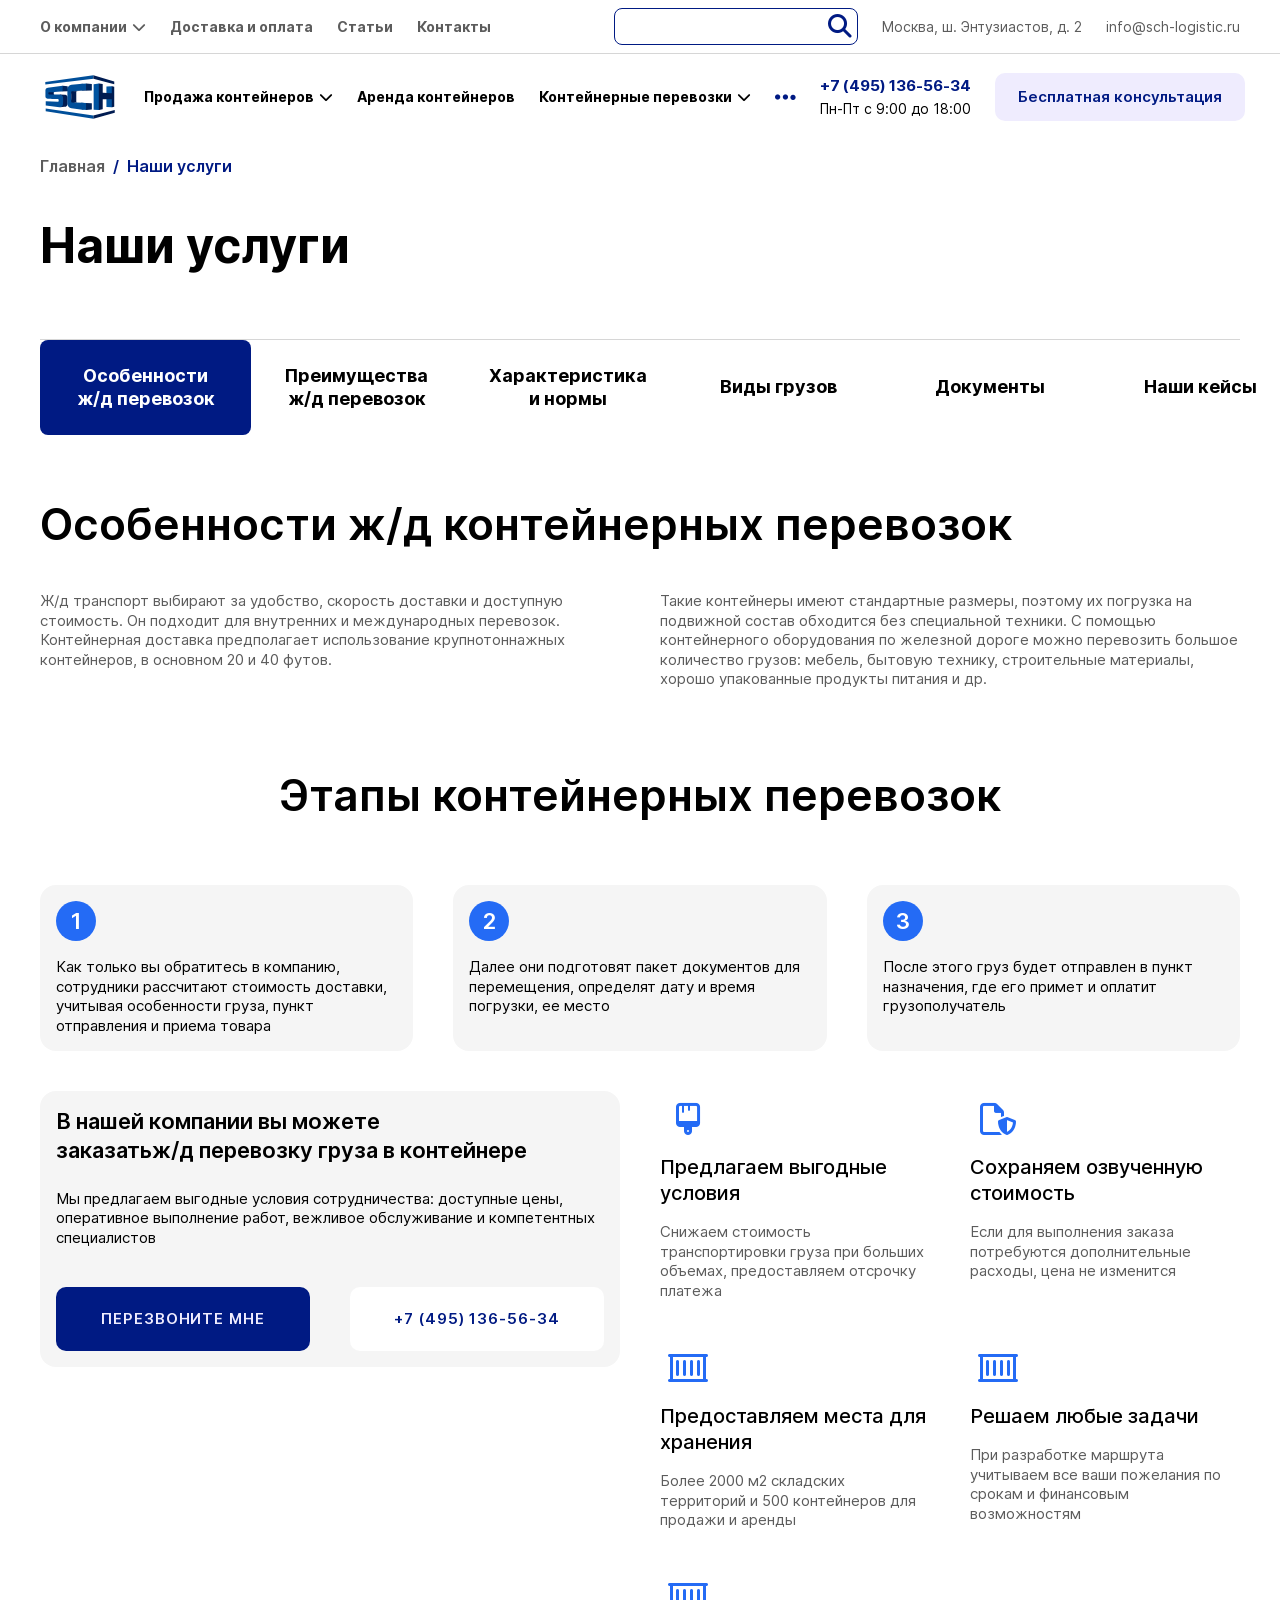
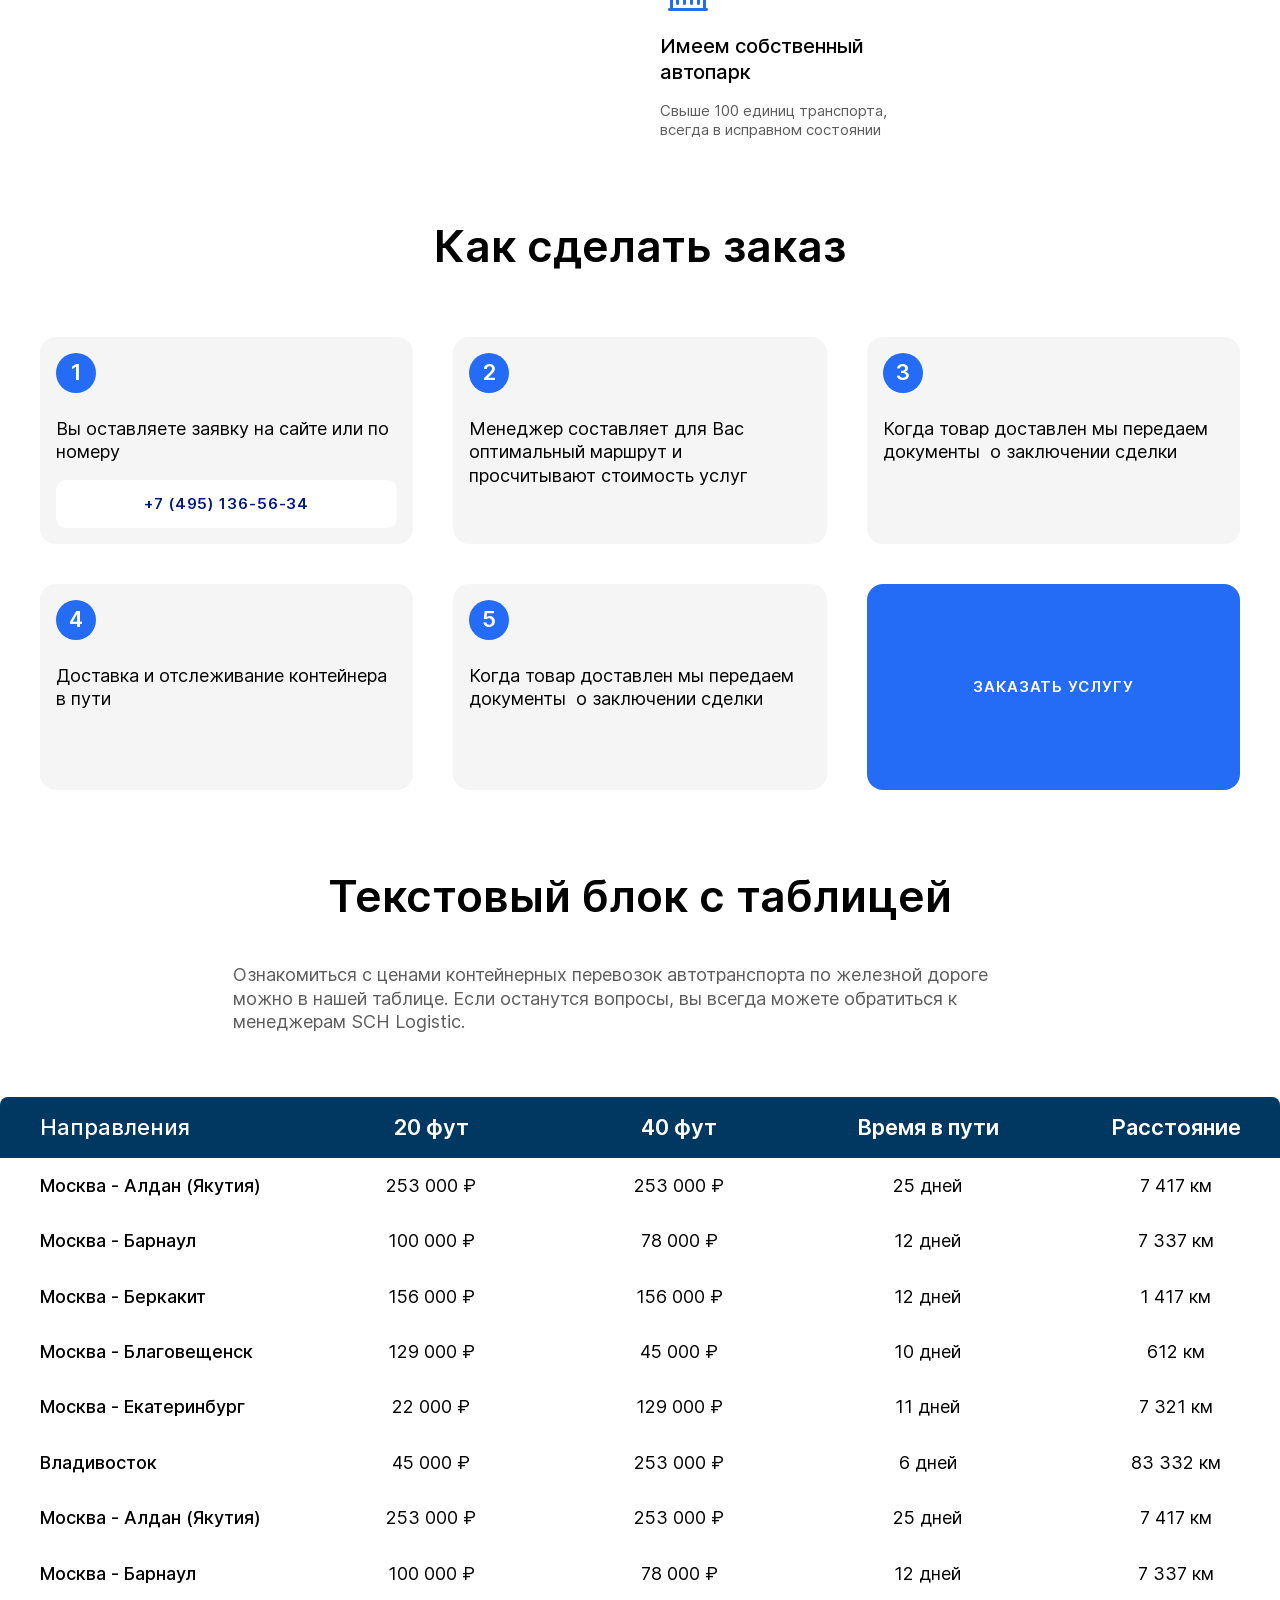
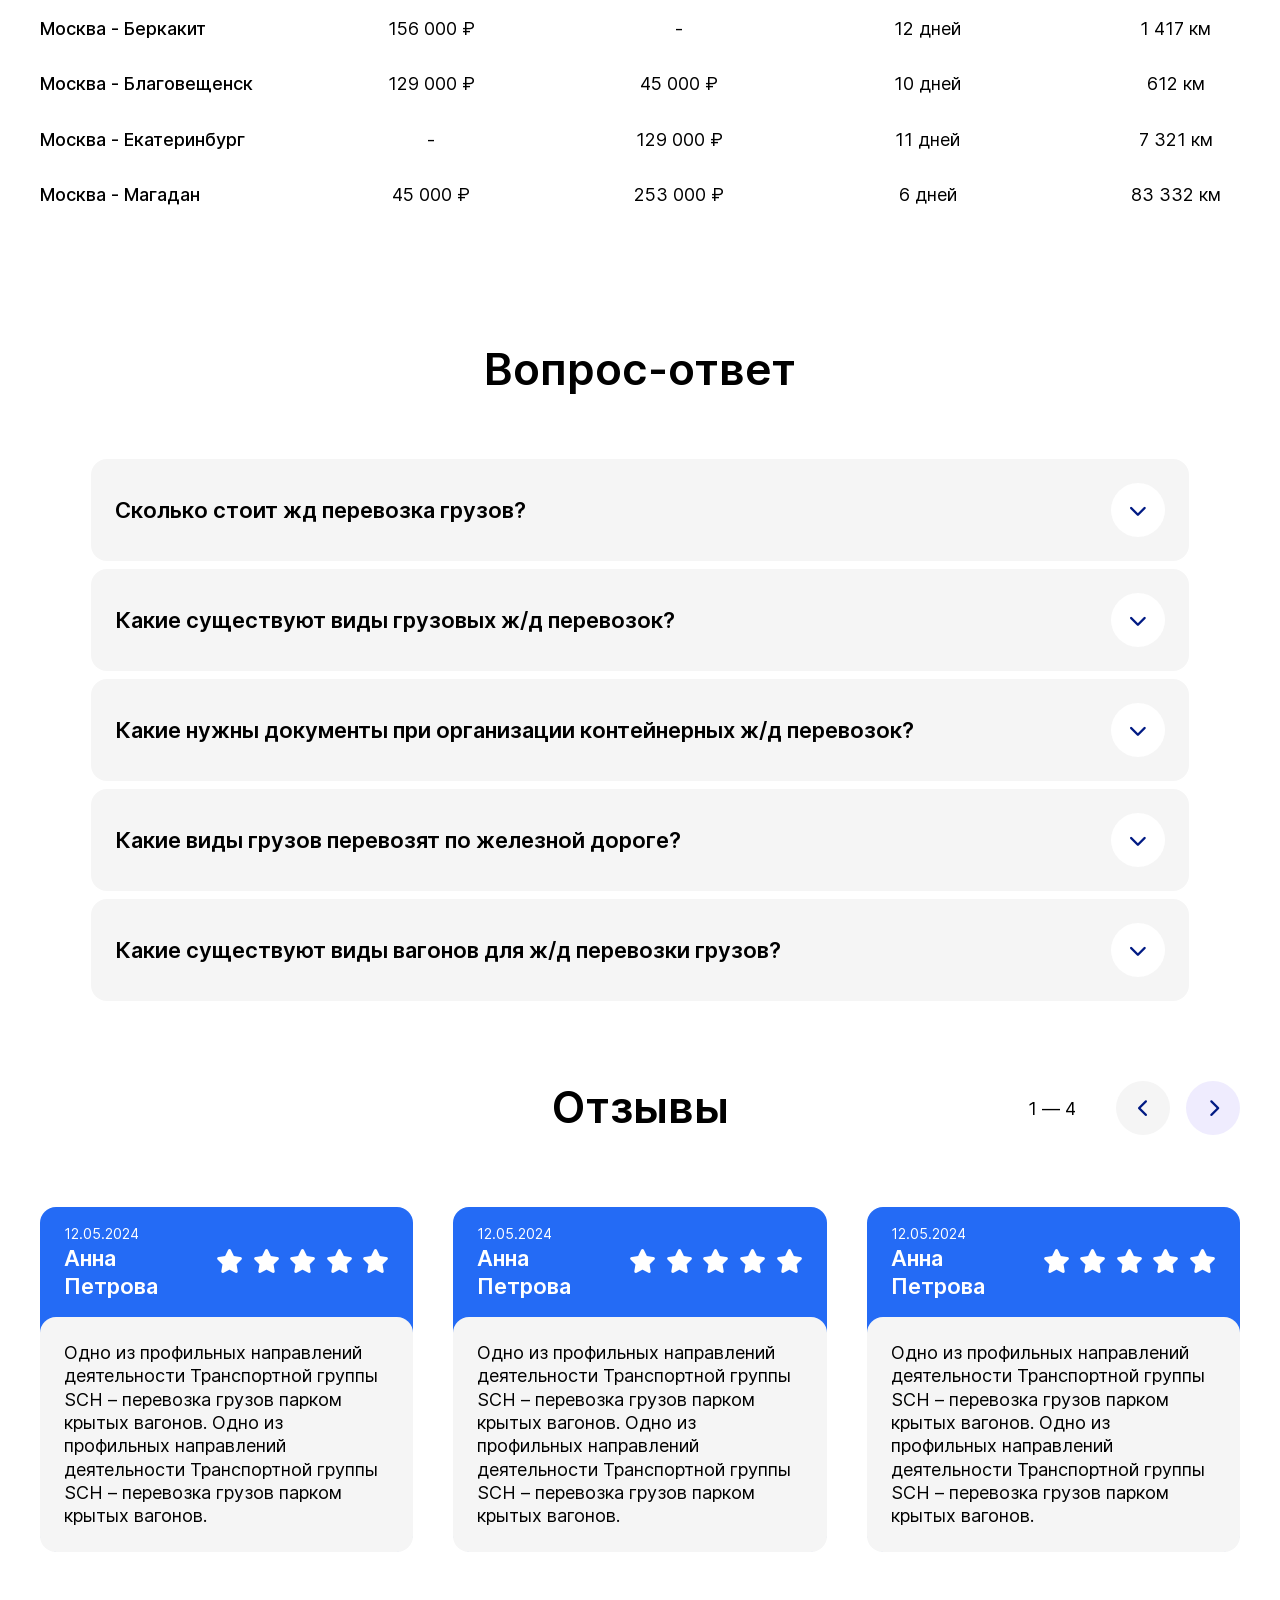
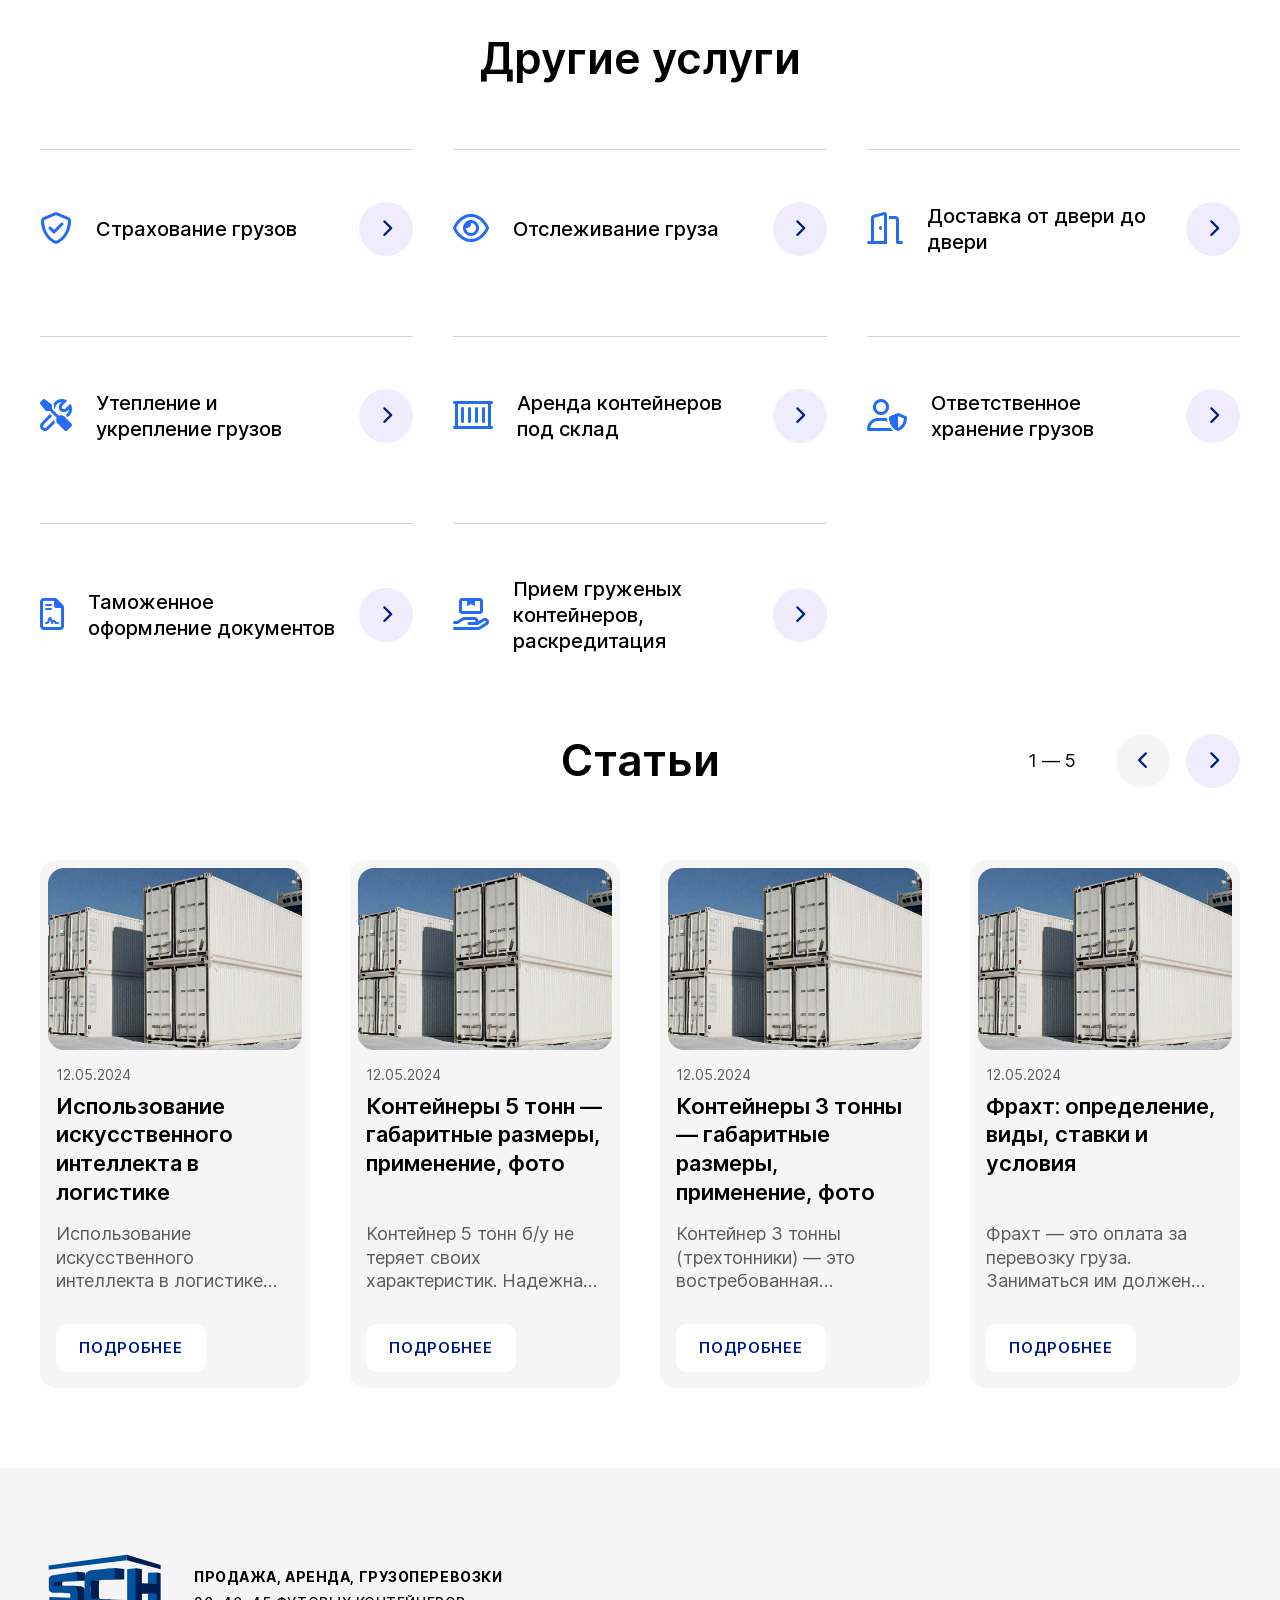
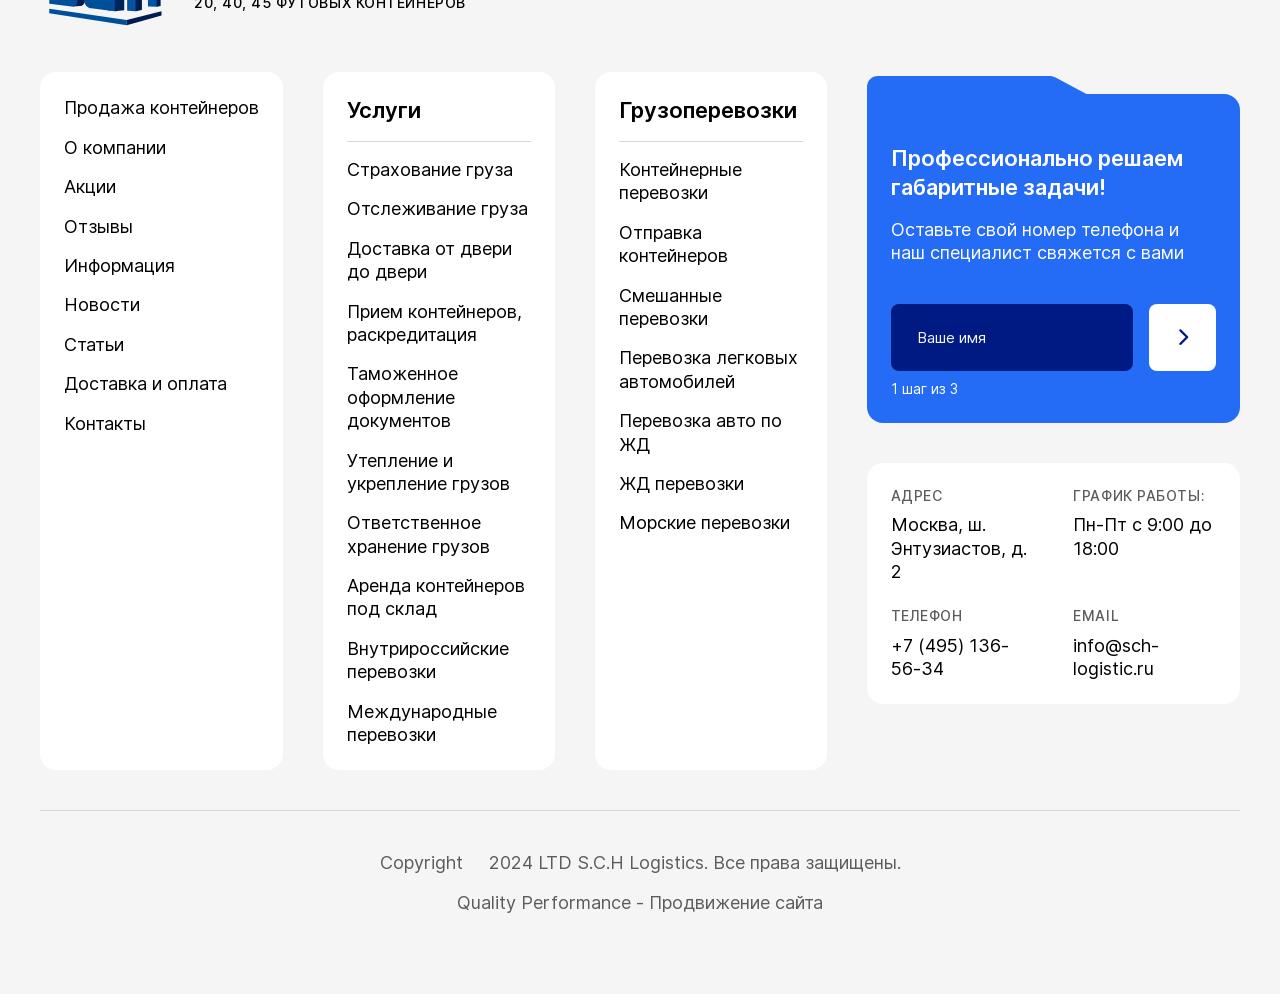
<file: services-page.html>
<!DOCTYPE html>
  <html lang="ru">
    <head>
      <meta charset="utf-8"></meta>
      <meta name="viewport" content="width=device-width, initial-scale=1"></meta>
      <link rel="icon" type="image/x-icon" href="demo.svg"></link>
      <link rel="stylesheet" href="./assets/css/styles.css"></link>
      <title>Ж/Д перевозки</title>
      <meta name="description" content="Одна из страниц проекта , предлагаем ознакомиться с программой"></meta>
    </head>
    <body>
      <header class="header">
        <div class="header__top">
          <div class="container header__top-container">
            <ul class="header__top-left">
              <li class="header-submenu">
                <div data-id="panel">
                  <a href="javascript:void(0)">О компании</a>
                  <i class="fa-solid fa-chevron-down"></i>
                </div>
                <div class="header-submenu__body header-submenu__body--short" data-id="body">
                  <a href="javascript:void(0)">Акции</a>
                  <a href="javascript:void(0)">Отзывы</a>
                  <a href="javascript:void(0)">Информация</a>
                  <a href="javascript:void(0)">Статьи</a>
                </div>
              </li>
              <li class="header-submenu">
                <div data-id="panel">
                  <a href="javascript:void(0)">Доставка и оплата</a>
                </div>
              </li>
              <li class="header-submenu">
                <div data-id="panel">
                  <a href="javascript:void(0)">Статьи</a>
                </div>
              </li>
              <li class="header-submenu" data-header-contacts>
                <div data-id="panel">
                  <a href="javascript:void(0)">Контакты</a>
                </div>
              </li>
            </ul>
            <div class="header__top-right">
              <form class="header-search">
                <label class="header-search__label">
                  <input type="search" class="header-search__input"></input>
                  <button type="submit">
                    <i class="fa-solid fa-magnifying-glass"></i>
                  </button>
                </label>
              </form>
              <p>Москва, ш. Энтузиастов, д. 2</p>
              <a href="#">info@sch-logistic.ru</a>
            </div>
          </div>
        </div>
        <div class="header__bottom">
          <div class="container header__bottom-container">
            <a href="index.html" class="logo">
              <img src="modules/logo/demo.svg" alt=""></img>
            </a>
            <nav class="header__menu">
              <ul class="header__menu-wrap">
                <li class="header-submenu">
                  <div data-id="panel">
                    <a href="javascript:void(0)">Продажа контейнеров</a>
                    <i class="fa-solid fa-chevron-down"></i>
                  </div>
                  <div class="header-submenu__body" data-id="body">
                    <ul class="submenu-content">
                      <li class="submenu-content__item">
                        <div class="submenu-content__item-panel" data-id="panel">
                          <a href="javascript:void(0)">Сухогрузные морские контейнеры</a>
                          <i class="fa-regular fa-chevron-right"></i>
                        </div>
                        <ul class="submenu-content__body" data-id="body">
                          <li class="submenu-content__item">
                            <div class="submenu-content__item-panel" data-id="panel">
                              <a href="javascript:void(0)">20 футов</a>
                              <i class="fa-regular fa-chevron-right"></i>
                            </div>
                            <ul class="submenu-content__body" data-id="body">
                              <li class="submenu-content__item">
                                <a href="javascript:void(0)">Б/у</a>
                              </li>
                              <li class="submenu-content__item">
                                <a href="javascript:void(0)">Новый</a>
                              </li>
                              <li class="submenu-content__item">
                                <a href="javascript:void(0)">Dry Cube стандартные</a>
                              </li>
                              <li class="submenu-content__item">
                                <a href="javascript:void(0)">High Cube высокие</a>
                              </li>
                              <li class="submenu-content__item">
                                <a href="javascript:void(0)">Open Top открытые</a>
                              </li>
                              <li class="submenu-content__item">
                                <a href="javascript:void(0)">Hard Top</a>
                              </li>
                            </ul>
                          </li>
                          <li class="submenu-content__item">
                            <div class="submenu-content__item-panel" data-id="panel">
                              <a href="javascript:void(0)">30 футов</a>
                              <i class="fa-regular fa-chevron-right"></i>
                            </div>
                            <ul class="submenu-content__body" data-id="body">
                              <li class="submenu-content__item">
                                <a href="javascript:void(0)">Б/у</a>
                              </li>
                              <li class="submenu-content__item">
                                <a href="javascript:void(0)">Новый</a>
                              </li>
                              <li class="submenu-content__item">
                                <a href="javascript:void(0)">Dry Cube стандартные</a>
                              </li>
                              <li class="submenu-content__item">
                                <a href="javascript:void(0)">High Cube высокие</a>
                              </li>
                              <li class="submenu-content__item">
                                <a href="javascript:void(0)">Open Top открытые</a>
                              </li>
                              <li class="submenu-content__item">
                                <a href="javascript:void(0)">Hard Top</a>
                              </li>
                            </ul>
                          </li>
                        </ul>
                      </li>
                      <li class="submenu-content__item">
                        <div class="submenu-content__item-panel" data-id="panel">
                          <a href="javascript:void(0)">Рефрижераторные контейнеры</a>
                          <i class="fa-regular fa-chevron-right"></i>
                        </div>
                        <ul class="submenu-content__body" data-id="body">
                          <li class="submenu-content__item">
                            <div class="submenu-content__item-panel" data-id="panel">
                              <a href="javascript:void(0)">20 футов</a>
                              <i class="fa-regular fa-chevron-right"></i>
                            </div>
                            <ul class="submenu-content__body" data-id="body">
                              <li class="submenu-content__item">
                                <a href="javascript:void(0)">Б/у</a>
                              </li>
                              <li class="submenu-content__item">
                                <a href="javascript:void(0)">Новый</a>
                              </li>
                              <li class="submenu-content__item">
                                <a href="javascript:void(0)">Dry Cube стандартные</a>
                              </li>
                              <li class="submenu-content__item">
                                <a href="javascript:void(0)">High Cube высокие</a>
                              </li>
                              <li class="submenu-content__item">
                                <a href="javascript:void(0)">Open Top открытые</a>
                              </li>
                              <li class="submenu-content__item">
                                <a href="javascript:void(0)">Hard Top</a>
                              </li>
                            </ul>
                          </li>
                          <li class="submenu-content__item">
                            <div class="submenu-content__item-panel" data-id="panel">
                              <a href="javascript:void(0)">30 футов</a>
                              <i class="fa-regular fa-chevron-right"></i>
                            </div>
                            <ul class="submenu-content__body" data-id="body">
                              <li class="submenu-content__item">
                                <a href="javascript:void(0)">Б/у</a>
                              </li>
                              <li class="submenu-content__item">
                                <a href="javascript:void(0)">Новый</a>
                              </li>
                              <li class="submenu-content__item">
                                <a href="javascript:void(0)">Dry Cube стандартные</a>
                              </li>
                              <li class="submenu-content__item">
                                <a href="javascript:void(0)">High Cube высокие</a>
                              </li>
                              <li class="submenu-content__item">
                                <a href="javascript:void(0)">Open Top открытые</a>
                              </li>
                              <li class="submenu-content__item">
                                <a href="javascript:void(0)">Hard Top</a>
                              </li>
                            </ul>
                          </li>
                        </ul>
                      </li>
                      <li class="submenu-content__item">
                        <div class="submenu-content__item-panel" data-id="panel">
                          <a href="javascript:void(0)">Морской контейнер 6 метров</a>
                          <i class="fa-regular fa-chevron-right"></i>
                        </div>
                        <ul class="submenu-content__body" data-id="body">
                          <li class="submenu-content__item">
                            <div class="submenu-content__item-panel" data-id="panel">
                              <a href="javascript:void(0)">20 футов</a>
                              <i class="fa-regular fa-chevron-right"></i>
                            </div>
                            <ul class="submenu-content__body" data-id="body">
                              <li class="submenu-content__item">
                                <a href="javascript:void(0)">Б/у</a>
                              </li>
                              <li class="submenu-content__item">
                                <a href="javascript:void(0)">Новый</a>
                              </li>
                              <li class="submenu-content__item">
                                <a href="javascript:void(0)">Dry Cube стандартные</a>
                              </li>
                              <li class="submenu-content__item">
                                <a href="javascript:void(0)">High Cube высокие</a>
                              </li>
                              <li class="submenu-content__item">
                                <a href="javascript:void(0)">Open Top открытые</a>
                              </li>
                              <li class="submenu-content__item">
                                <a href="javascript:void(0)">Hard Top</a>
                              </li>
                            </ul>
                          </li>
                          <li class="submenu-content__item">
                            <div class="submenu-content__item-panel" data-id="panel">
                              <a href="javascript:void(0)">30 футов</a>
                              <i class="fa-regular fa-chevron-right"></i>
                            </div>
                            <ul class="submenu-content__body" data-id="body">
                              <li class="submenu-content__item">
                                <a href="javascript:void(0)">Б/у</a>
                              </li>
                              <li class="submenu-content__item">
                                <a href="javascript:void(0)">Новый</a>
                              </li>
                              <li class="submenu-content__item">
                                <a href="javascript:void(0)">Dry Cube стандартные</a>
                              </li>
                              <li class="submenu-content__item">
                                <a href="javascript:void(0)">High Cube высокие</a>
                              </li>
                              <li class="submenu-content__item">
                                <a href="javascript:void(0)">Open Top открытые</a>
                              </li>
                              <li class="submenu-content__item">
                                <a href="javascript:void(0)">Hard Top</a>
                              </li>
                            </ul>
                          </li>
                        </ul>
                      </li>
                      <li class="submenu-content__item">
                        <div class="submenu-content__item-panel" data-id="panel">
                          <a href="javascript:void(0)">Морской контейнер 12 метров</a>
                          <i class="fa-regular fa-chevron-right"></i>
                        </div>
                        <ul class="submenu-content__body" data-id="body">
                          <li class="submenu-content__item">
                            <div class="submenu-content__item-panel" data-id="panel">
                              <a href="javascript:void(0)">20 футов</a>
                              <i class="fa-regular fa-chevron-right"></i>
                            </div>
                            <ul class="submenu-content__body" data-id="body">
                              <li class="submenu-content__item">
                                <a href="javascript:void(0)">Б/у</a>
                              </li>
                              <li class="submenu-content__item">
                                <a href="javascript:void(0)">Новый</a>
                              </li>
                              <li class="submenu-content__item">
                                <a href="javascript:void(0)">Dry Cube стандартные</a>
                              </li>
                              <li class="submenu-content__item">
                                <a href="javascript:void(0)">High Cube высокие</a>
                              </li>
                              <li class="submenu-content__item">
                                <a href="javascript:void(0)">Open Top открытые</a>
                              </li>
                              <li class="submenu-content__item">
                                <a href="javascript:void(0)">Hard Top</a>
                              </li>
                            </ul>
                          </li>
                          <li class="submenu-content__item">
                            <div class="submenu-content__item-panel" data-id="panel">
                              <a href="javascript:void(0)">30 футов</a>
                              <i class="fa-regular fa-chevron-right"></i>
                            </div>
                            <ul class="submenu-content__body" data-id="body">
                              <li class="submenu-content__item">
                                <a href="javascript:void(0)">Б/у</a>
                              </li>
                              <li class="submenu-content__item">
                                <a href="javascript:void(0)">Новый</a>
                              </li>
                              <li class="submenu-content__item">
                                <a href="javascript:void(0)">Dry Cube стандартные</a>
                              </li>
                              <li class="submenu-content__item">
                                <a href="javascript:void(0)">High Cube высокие</a>
                              </li>
                              <li class="submenu-content__item">
                                <a href="javascript:void(0)">Open Top открытые</a>
                              </li>
                              <li class="submenu-content__item">
                                <a href="javascript:void(0)">Hard Top</a>
                              </li>
                            </ul>
                          </li>
                        </ul>
                      </li>
                      <li class="submenu-content__item">
                        <div class="submenu-content__item-panel" data-id="panel">
                          <a href="javascript:void(0)">Списанные контейнеры</a>
                          <i class="fa-regular fa-chevron-right"></i>
                        </div>
                        <ul class="submenu-content__body" data-id="body">
                          <li class="submenu-content__item">
                            <div class="submenu-content__item-panel" data-id="panel">
                              <a href="javascript:void(0)">20 футов</a>
                              <i class="fa-regular fa-chevron-right"></i>
                            </div>
                            <ul class="submenu-content__body" data-id="body">
                              <li class="submenu-content__item">
                                <a href="javascript:void(0)">Б/у</a>
                              </li>
                              <li class="submenu-content__item">
                                <a href="javascript:void(0)">Новый</a>
                              </li>
                              <li class="submenu-content__item">
                                <a href="javascript:void(0)">Dry Cube стандартные</a>
                              </li>
                              <li class="submenu-content__item">
                                <a href="javascript:void(0)">High Cube высокие</a>
                              </li>
                              <li class="submenu-content__item">
                                <a href="javascript:void(0)">Open Top открытые</a>
                              </li>
                              <li class="submenu-content__item">
                                <a href="javascript:void(0)">Hard Top</a>
                              </li>
                            </ul>
                          </li>
                          <li class="submenu-content__item">
                            <div class="submenu-content__item-panel" data-id="panel">
                              <a href="javascript:void(0)">30 футов</a>
                              <i class="fa-regular fa-chevron-right"></i>
                            </div>
                            <ul class="submenu-content__body" data-id="body">
                              <li class="submenu-content__item">
                                <a href="javascript:void(0)">Б/у</a>
                              </li>
                              <li class="submenu-content__item">
                                <a href="javascript:void(0)">Новый</a>
                              </li>
                              <li class="submenu-content__item">
                                <a href="javascript:void(0)">Dry Cube стандартные</a>
                              </li>
                              <li class="submenu-content__item">
                                <a href="javascript:void(0)">High Cube высокие</a>
                              </li>
                              <li class="submenu-content__item">
                                <a href="javascript:void(0)">Open Top открытые</a>
                              </li>
                              <li class="submenu-content__item">
                                <a href="javascript:void(0)">Hard Top</a>
                              </li>
                            </ul>
                          </li>
                        </ul>
                      </li>
                      <li class="submenu-content__item">
                        <div class="submenu-content__item-panel" data-id="panel">
                          <a href="javascript:void(0)">Морские контейнеры оптом</a>
                          <i class="fa-regular fa-chevron-right"></i>
                        </div>
                        <ul class="submenu-content__body" data-id="body">
                          <li class="submenu-content__item">
                            <div class="submenu-content__item-panel" data-id="panel">
                              <a href="javascript:void(0)">20 футов</a>
                              <i class="fa-regular fa-chevron-right"></i>
                            </div>
                            <ul class="submenu-content__body" data-id="body">
                              <li class="submenu-content__item">
                                <a href="javascript:void(0)">Б/у</a>
                              </li>
                              <li class="submenu-content__item">
                                <a href="javascript:void(0)">Новый</a>
                              </li>
                              <li class="submenu-content__item">
                                <a href="javascript:void(0)">Dry Cube стандартные</a>
                              </li>
                              <li class="submenu-content__item">
                                <a href="javascript:void(0)">High Cube высокие</a>
                              </li>
                              <li class="submenu-content__item">
                                <a href="javascript:void(0)">Open Top открытые</a>
                              </li>
                              <li class="submenu-content__item">
                                <a href="javascript:void(0)">Hard Top</a>
                              </li>
                            </ul>
                          </li>
                          <li class="submenu-content__item">
                            <div class="submenu-content__item-panel" data-id="panel">
                              <a href="javascript:void(0)">30 футов</a>
                              <i class="fa-regular fa-chevron-right"></i>
                            </div>
                            <ul class="submenu-content__body" data-id="body">
                              <li class="submenu-content__item">
                                <a href="javascript:void(0)">Б/у</a>
                              </li>
                              <li class="submenu-content__item">
                                <a href="javascript:void(0)">Новый</a>
                              </li>
                              <li class="submenu-content__item">
                                <a href="javascript:void(0)">Dry Cube стандартные</a>
                              </li>
                              <li class="submenu-content__item">
                                <a href="javascript:void(0)">High Cube высокие</a>
                              </li>
                              <li class="submenu-content__item">
                                <a href="javascript:void(0)">Open Top открытые</a>
                              </li>
                              <li class="submenu-content__item">
                                <a href="javascript:void(0)">Hard Top</a>
                              </li>
                            </ul>
                          </li>
                        </ul>
                      </li>
                      <li class="submenu-content__item">
                        <div class="submenu-content__item-panel" data-id="panel">
                          <a href="javascript:void(0)">Контейнеры Dry Cube</a>
                          <i class="fa-regular fa-chevron-right"></i>
                        </div>
                        <ul class="submenu-content__body" data-id="body">
                          <li class="submenu-content__item">
                            <div class="submenu-content__item-panel" data-id="panel">
                              <a href="javascript:void(0)">20 футов</a>
                              <i class="fa-regular fa-chevron-right"></i>
                            </div>
                            <ul class="submenu-content__body" data-id="body">
                              <li class="submenu-content__item">
                                <a href="javascript:void(0)">Б/у</a>
                              </li>
                              <li class="submenu-content__item">
                                <a href="javascript:void(0)">Новый</a>
                              </li>
                              <li class="submenu-content__item">
                                <a href="javascript:void(0)">Dry Cube стандартные</a>
                              </li>
                              <li class="submenu-content__item">
                                <a href="javascript:void(0)">High Cube высокие</a>
                              </li>
                              <li class="submenu-content__item">
                                <a href="javascript:void(0)">Open Top открытые</a>
                              </li>
                              <li class="submenu-content__item">
                                <a href="javascript:void(0)">Hard Top</a>
                              </li>
                            </ul>
                          </li>
                          <li class="submenu-content__item">
                            <div class="submenu-content__item-panel" data-id="panel">
                              <a href="javascript:void(0)">30 футов</a>
                              <i class="fa-regular fa-chevron-right"></i>
                            </div>
                            <ul class="submenu-content__body" data-id="body">
                              <li class="submenu-content__item">
                                <a href="javascript:void(0)">Б/у</a>
                              </li>
                              <li class="submenu-content__item">
                                <a href="javascript:void(0)">Новый</a>
                              </li>
                              <li class="submenu-content__item">
                                <a href="javascript:void(0)">Dry Cube стандартные</a>
                              </li>
                              <li class="submenu-content__item">
                                <a href="javascript:void(0)">High Cube высокие</a>
                              </li>
                              <li class="submenu-content__item">
                                <a href="javascript:void(0)">Open Top открытые</a>
                              </li>
                              <li class="submenu-content__item">
                                <a href="javascript:void(0)">Hard Top</a>
                              </li>
                            </ul>
                          </li>
                        </ul>
                      </li>
                      <li class="submenu-content__item">
                        <div class="submenu-content__item-panel" data-id="panel">
                          <a href="javascript:void(0)">Сухогрузные морские контейнеры</a>
                          <i class="fa-regular fa-chevron-right"></i>
                        </div>
                        <ul class="submenu-content__body" data-id="body">
                          <li class="submenu-content__item">
                            <div class="submenu-content__item-panel" data-id="panel">
                              <a href="javascript:void(0)">20 футов</a>
                              <i class="fa-regular fa-chevron-right"></i>
                            </div>
                            <ul class="submenu-content__body" data-id="body">
                              <li class="submenu-content__item">
                                <a href="javascript:void(0)">Б/у</a>
                              </li>
                              <li class="submenu-content__item">
                                <a href="javascript:void(0)">Новый</a>
                              </li>
                              <li class="submenu-content__item">
                                <a href="javascript:void(0)">Dry Cube стандартные</a>
                              </li>
                              <li class="submenu-content__item">
                                <a href="javascript:void(0)">High Cube высокие</a>
                              </li>
                              <li class="submenu-content__item">
                                <a href="javascript:void(0)">Open Top открытые</a>
                              </li>
                              <li class="submenu-content__item">
                                <a href="javascript:void(0)">Hard Top</a>
                              </li>
                            </ul>
                          </li>
                          <li class="submenu-content__item">
                            <div class="submenu-content__item-panel" data-id="panel">
                              <a href="javascript:void(0)">30 футов</a>
                              <i class="fa-regular fa-chevron-right"></i>
                            </div>
                            <ul class="submenu-content__body" data-id="body">
                              <li class="submenu-content__item">
                                <a href="javascript:void(0)">Б/у</a>
                              </li>
                              <li class="submenu-content__item">
                                <a href="javascript:void(0)">Новый</a>
                              </li>
                              <li class="submenu-content__item">
                                <a href="javascript:void(0)">Dry Cube стандартные</a>
                              </li>
                              <li class="submenu-content__item">
                                <a href="javascript:void(0)">High Cube высокие</a>
                              </li>
                              <li class="submenu-content__item">
                                <a href="javascript:void(0)">Open Top открытые</a>
                              </li>
                              <li class="submenu-content__item">
                                <a href="javascript:void(0)">Hard Top</a>
                              </li>
                            </ul>
                          </li>
                        </ul>
                      </li>
                      <li class="submenu-content__item">
                        <div class="submenu-content__item-panel" data-id="panel">
                          <a href="javascript:void(0)">Рефрижераторные контейнеры</a>
                          <i class="fa-regular fa-chevron-right"></i>
                        </div>
                        <ul class="submenu-content__body" data-id="body">
                          <li class="submenu-content__item">
                            <div class="submenu-content__item-panel" data-id="panel">
                              <a href="javascript:void(0)">20 футов</a>
                              <i class="fa-regular fa-chevron-right"></i>
                            </div>
                            <ul class="submenu-content__body" data-id="body">
                              <li class="submenu-content__item">
                                <a href="javascript:void(0)">Б/у</a>
                              </li>
                              <li class="submenu-content__item">
                                <a href="javascript:void(0)">Новый</a>
                              </li>
                              <li class="submenu-content__item">
                                <a href="javascript:void(0)">Dry Cube стандартные</a>
                              </li>
                              <li class="submenu-content__item">
                                <a href="javascript:void(0)">High Cube высокие</a>
                              </li>
                              <li class="submenu-content__item">
                                <a href="javascript:void(0)">Open Top открытые</a>
                              </li>
                              <li class="submenu-content__item">
                                <a href="javascript:void(0)">Hard Top</a>
                              </li>
                            </ul>
                          </li>
                          <li class="submenu-content__item">
                            <div class="submenu-content__item-panel" data-id="panel">
                              <a href="javascript:void(0)">30 футов</a>
                              <i class="fa-regular fa-chevron-right"></i>
                            </div>
                            <ul class="submenu-content__body" data-id="body">
                              <li class="submenu-content__item">
                                <a href="javascript:void(0)">Б/у</a>
                              </li>
                              <li class="submenu-content__item">
                                <a href="javascript:void(0)">Новый</a>
                              </li>
                              <li class="submenu-content__item">
                                <a href="javascript:void(0)">Dry Cube стандартные</a>
                              </li>
                              <li class="submenu-content__item">
                                <a href="javascript:void(0)">High Cube высокие</a>
                              </li>
                              <li class="submenu-content__item">
                                <a href="javascript:void(0)">Open Top открытые</a>
                              </li>
                              <li class="submenu-content__item">
                                <a href="javascript:void(0)">Hard Top</a>
                              </li>
                            </ul>
                          </li>
                        </ul>
                      </li>
                      <li class="submenu-content__item">
                        <div class="submenu-content__item-panel" data-id="panel">
                          <a href="javascript:void(0)">Морской контейнер 6 метров</a>
                          <i class="fa-regular fa-chevron-right"></i>
                        </div>
                        <ul class="submenu-content__body" data-id="body">
                          <li class="submenu-content__item">
                            <div class="submenu-content__item-panel" data-id="panel">
                              <a href="javascript:void(0)">20 футов</a>
                              <i class="fa-regular fa-chevron-right"></i>
                            </div>
                            <ul class="submenu-content__body" data-id="body">
                              <li class="submenu-content__item">
                                <a href="javascript:void(0)">Б/у</a>
                              </li>
                              <li class="submenu-content__item">
                                <a href="javascript:void(0)">Новый</a>
                              </li>
                              <li class="submenu-content__item">
                                <a href="javascript:void(0)">Dry Cube стандартные</a>
                              </li>
                              <li class="submenu-content__item">
                                <a href="javascript:void(0)">High Cube высокие</a>
                              </li>
                              <li class="submenu-content__item">
                                <a href="javascript:void(0)">Open Top открытые</a>
                              </li>
                              <li class="submenu-content__item">
                                <a href="javascript:void(0)">Hard Top</a>
                              </li>
                            </ul>
                          </li>
                          <li class="submenu-content__item">
                            <div class="submenu-content__item-panel" data-id="panel">
                              <a href="javascript:void(0)">30 футов</a>
                              <i class="fa-regular fa-chevron-right"></i>
                            </div>
                            <ul class="submenu-content__body" data-id="body">
                              <li class="submenu-content__item">
                                <a href="javascript:void(0)">Б/у</a>
                              </li>
                              <li class="submenu-content__item">
                                <a href="javascript:void(0)">Новый</a>
                              </li>
                              <li class="submenu-content__item">
                                <a href="javascript:void(0)">Dry Cube стандартные</a>
                              </li>
                              <li class="submenu-content__item">
                                <a href="javascript:void(0)">High Cube высокие</a>
                              </li>
                              <li class="submenu-content__item">
                                <a href="javascript:void(0)">Open Top открытые</a>
                              </li>
                              <li class="submenu-content__item">
                                <a href="javascript:void(0)">Hard Top</a>
                              </li>
                            </ul>
                          </li>
                        </ul>
                      </li>
                      <li class="submenu-content__item">
                        <div class="submenu-content__item-panel" data-id="panel">
                          <a href="javascript:void(0)">Морской контейнер 12 метров</a>
                          <i class="fa-regular fa-chevron-right"></i>
                        </div>
                        <ul class="submenu-content__body" data-id="body">
                          <li class="submenu-content__item">
                            <div class="submenu-content__item-panel" data-id="panel">
                              <a href="javascript:void(0)">20 футов</a>
                              <i class="fa-regular fa-chevron-right"></i>
                            </div>
                            <ul class="submenu-content__body" data-id="body">
                              <li class="submenu-content__item">
                                <a href="javascript:void(0)">Б/у</a>
                              </li>
                              <li class="submenu-content__item">
                                <a href="javascript:void(0)">Новый</a>
                              </li>
                              <li class="submenu-content__item">
                                <a href="javascript:void(0)">Dry Cube стандартные</a>
                              </li>
                              <li class="submenu-content__item">
                                <a href="javascript:void(0)">High Cube высокие</a>
                              </li>
                              <li class="submenu-content__item">
                                <a href="javascript:void(0)">Open Top открытые</a>
                              </li>
                              <li class="submenu-content__item">
                                <a href="javascript:void(0)">Hard Top</a>
                              </li>
                            </ul>
                          </li>
                          <li class="submenu-content__item">
                            <div class="submenu-content__item-panel" data-id="panel">
                              <a href="javascript:void(0)">30 футов</a>
                              <i class="fa-regular fa-chevron-right"></i>
                            </div>
                            <ul class="submenu-content__body" data-id="body">
                              <li class="submenu-content__item">
                                <a href="javascript:void(0)">Б/у</a>
                              </li>
                              <li class="submenu-content__item">
                                <a href="javascript:void(0)">Новый</a>
                              </li>
                              <li class="submenu-content__item">
                                <a href="javascript:void(0)">Dry Cube стандартные</a>
                              </li>
                              <li class="submenu-content__item">
                                <a href="javascript:void(0)">High Cube высокие</a>
                              </li>
                              <li class="submenu-content__item">
                                <a href="javascript:void(0)">Open Top открытые</a>
                              </li>
                              <li class="submenu-content__item">
                                <a href="javascript:void(0)">Hard Top</a>
                              </li>
                            </ul>
                          </li>
                        </ul>
                      </li>
                      <li class="submenu-content__item">
                        <div class="submenu-content__item-panel" data-id="panel">
                          <a href="javascript:void(0)">Списанные контейнеры</a>
                          <i class="fa-regular fa-chevron-right"></i>
                        </div>
                        <ul class="submenu-content__body" data-id="body">
                          <li class="submenu-content__item">
                            <div class="submenu-content__item-panel" data-id="panel">
                              <a href="javascript:void(0)">20 футов</a>
                              <i class="fa-regular fa-chevron-right"></i>
                            </div>
                            <ul class="submenu-content__body" data-id="body">
                              <li class="submenu-content__item">
                                <a href="javascript:void(0)">Б/у</a>
                              </li>
                              <li class="submenu-content__item">
                                <a href="javascript:void(0)">Новый</a>
                              </li>
                              <li class="submenu-content__item">
                                <a href="javascript:void(0)">Dry Cube стандартные</a>
                              </li>
                              <li class="submenu-content__item">
                                <a href="javascript:void(0)">High Cube высокие</a>
                              </li>
                              <li class="submenu-content__item">
                                <a href="javascript:void(0)">Open Top открытые</a>
                              </li>
                              <li class="submenu-content__item">
                                <a href="javascript:void(0)">Hard Top</a>
                              </li>
                            </ul>
                          </li>
                          <li class="submenu-content__item">
                            <div class="submenu-content__item-panel" data-id="panel">
                              <a href="javascript:void(0)">30 футов</a>
                              <i class="fa-regular fa-chevron-right"></i>
                            </div>
                            <ul class="submenu-content__body" data-id="body">
                              <li class="submenu-content__item">
                                <a href="javascript:void(0)">Б/у</a>
                              </li>
                              <li class="submenu-content__item">
                                <a href="javascript:void(0)">Новый</a>
                              </li>
                              <li class="submenu-content__item">
                                <a href="javascript:void(0)">Dry Cube стандартные</a>
                              </li>
                              <li class="submenu-content__item">
                                <a href="javascript:void(0)">High Cube высокие</a>
                              </li>
                              <li class="submenu-content__item">
                                <a href="javascript:void(0)">Open Top открытые</a>
                              </li>
                              <li class="submenu-content__item">
                                <a href="javascript:void(0)">Hard Top</a>
                              </li>
                            </ul>
                          </li>
                        </ul>
                      </li>
                      <li class="submenu-content__item">
                        <div class="submenu-content__item-panel" data-id="panel">
                          <a href="javascript:void(0)">Морские контейнеры оптом</a>
                          <i class="fa-regular fa-chevron-right"></i>
                        </div>
                        <ul class="submenu-content__body" data-id="body">
                          <li class="submenu-content__item">
                            <div class="submenu-content__item-panel" data-id="panel">
                              <a href="javascript:void(0)">20 футов</a>
                              <i class="fa-regular fa-chevron-right"></i>
                            </div>
                            <ul class="submenu-content__body" data-id="body">
                              <li class="submenu-content__item">
                                <a href="javascript:void(0)">Б/у</a>
                              </li>
                              <li class="submenu-content__item">
                                <a href="javascript:void(0)">Новый</a>
                              </li>
                              <li class="submenu-content__item">
                                <a href="javascript:void(0)">Dry Cube стандартные</a>
                              </li>
                              <li class="submenu-content__item">
                                <a href="javascript:void(0)">High Cube высокие</a>
                              </li>
                              <li class="submenu-content__item">
                                <a href="javascript:void(0)">Open Top открытые</a>
                              </li>
                              <li class="submenu-content__item">
                                <a href="javascript:void(0)">Hard Top</a>
                              </li>
                            </ul>
                          </li>
                          <li class="submenu-content__item">
                            <div class="submenu-content__item-panel" data-id="panel">
                              <a href="javascript:void(0)">30 футов</a>
                              <i class="fa-regular fa-chevron-right"></i>
                            </div>
                            <ul class="submenu-content__body" data-id="body">
                              <li class="submenu-content__item">
                                <a href="javascript:void(0)">Б/у</a>
                              </li>
                              <li class="submenu-content__item">
                                <a href="javascript:void(0)">Новый</a>
                              </li>
                              <li class="submenu-content__item">
                                <a href="javascript:void(0)">Dry Cube стандартные</a>
                              </li>
                              <li class="submenu-content__item">
                                <a href="javascript:void(0)">High Cube высокие</a>
                              </li>
                              <li class="submenu-content__item">
                                <a href="javascript:void(0)">Open Top открытые</a>
                              </li>
                              <li class="submenu-content__item">
                                <a href="javascript:void(0)">Hard Top</a>
                              </li>
                            </ul>
                          </li>
                        </ul>
                      </li>
                      <li class="submenu-content__item">
                        <div class="submenu-content__item-panel" data-id="panel">
                          <a href="javascript:void(0)">Контейнеры Dry Cube</a>
                          <i class="fa-regular fa-chevron-right"></i>
                        </div>
                        <ul class="submenu-content__body" data-id="body">
                          <li class="submenu-content__item">
                            <div class="submenu-content__item-panel" data-id="panel">
                              <a href="javascript:void(0)">20 футов</a>
                              <i class="fa-regular fa-chevron-right"></i>
                            </div>
                            <ul class="submenu-content__body" data-id="body">
                              <li class="submenu-content__item">
                                <a href="javascript:void(0)">Б/у</a>
                              </li>
                              <li class="submenu-content__item">
                                <a href="javascript:void(0)">Новый</a>
                              </li>
                              <li class="submenu-content__item">
                                <a href="javascript:void(0)">Dry Cube стандартные</a>
                              </li>
                              <li class="submenu-content__item">
                                <a href="javascript:void(0)">High Cube высокие</a>
                              </li>
                              <li class="submenu-content__item">
                                <a href="javascript:void(0)">Open Top открытые</a>
                              </li>
                              <li class="submenu-content__item">
                                <a href="javascript:void(0)">Hard Top</a>
                              </li>
                            </ul>
                          </li>
                          <li class="submenu-content__item">
                            <div class="submenu-content__item-panel" data-id="panel">
                              <a href="javascript:void(0)">30 футов</a>
                              <i class="fa-regular fa-chevron-right"></i>
                            </div>
                            <ul class="submenu-content__body" data-id="body">
                              <li class="submenu-content__item">
                                <a href="javascript:void(0)">Б/у</a>
                              </li>
                              <li class="submenu-content__item">
                                <a href="javascript:void(0)">Новый</a>
                              </li>
                              <li class="submenu-content__item">
                                <a href="javascript:void(0)">Dry Cube стандартные</a>
                              </li>
                              <li class="submenu-content__item">
                                <a href="javascript:void(0)">High Cube высокие</a>
                              </li>
                              <li class="submenu-content__item">
                                <a href="javascript:void(0)">Open Top открытые</a>
                              </li>
                              <li class="submenu-content__item">
                                <a href="javascript:void(0)">Hard Top</a>
                              </li>
                            </ul>
                          </li>
                        </ul>
                      </li>
                    </ul>
                  </div>
                </li>
                <li class="header-submenu">
                  <div data-id="panel">
                    <a href="javascript:void(0)">Аренда контейнеров</a>
                  </div>
                </li>
                <li class="header-submenu">
                  <div data-id="panel">
                    <a href="javascript:void(0)">Контейнерные перевозки</a>
                    <i class="fa-solid fa-chevron-down"></i>
                  </div>
                  <div class="header-submenu__body" data-id="body">
                    <ul class="submenu-content">
                      <li class="submenu-content__item">
                        <div class="submenu-content__item-panel" data-id="panel">
                          <a href="javascript:void(0)">Внутрироссийские перевозки</a>
                          <i class="fa-regular fa-chevron-right"></i>
                        </div>
                        <ul class="submenu-content__body" data-id="body">
                          <li class="submenu-content__item">
                            <div class="submenu-content__item-panel" data-id="panel">
                              <a href="javascript:void(0)">Москва — Владивосток</a>
                            </div>
                          </li>
                          <li class="submenu-content__item">
                            <div class="submenu-content__item-panel" data-id="panel">
                              <a href="javascript:void(0)">Москва — Благовещенск</a>
                            </div>
                          </li>
                          <li class="submenu-content__item">
                            <div class="submenu-content__item-panel" data-id="panel">
                              <a href="javascript:void(0)">Москва — Красноярск</a>
                            </div>
                          </li>
                          <li class="submenu-content__item">
                            <div class="submenu-content__item-panel" data-id="panel">
                              <a href="javascript:void(0)">Москва — Екатеринбург</a>
                            </div>
                          </li>
                          <li class="submenu-content__item">
                            <div class="submenu-content__item-panel" data-id="panel">
                              <a href="javascript:void(0)">Москва — Иркутск</a>
                            </div>
                          </li>
                          <li class="submenu-content__item">
                            <div class="submenu-content__item-panel" data-id="panel">
                              <a href="javascript:void(0)">Москва — Петропавловск-Камчатский</a>
                            </div>
                          </li>
                          <li class="submenu-content__item">
                            <div class="submenu-content__item-panel" data-id="panel">
                              <a href="javascript:void(0)">Москва — Барнаул</a>
                            </div>
                          </li>
                          <li class="submenu-content__item">
                            <div class="submenu-content__item-panel" data-id="panel">
                              <a href="javascript:void(0)">Москва — Кемерово</a>
                            </div>
                          </li>
                        </ul>
                      </li>
                      <li class="submenu-content__item">
                        <div class="submenu-content__item-panel" data-id="panel">
                          <a href="javascript:void(0)">Международные перевозки</a>
                          <i class="fa-regular fa-chevron-right"></i>
                        </div>
                        <ul class="submenu-content__body" data-id="body">
                          <li class="submenu-content__item">
                            <div class="submenu-content__item-panel" data-id="panel">
                              <a href="javascript:void(0)">Азия</a>
                              <i class="fa-regular fa-chevron-right"></i>
                            </div>
                            <ul class="submenu-content__body" data-id="body">
                              <li class="submenu-content__item">
                                <a href="javascript:void(0)">Из Азии</a>
                              </li>
                              <li class="submenu-content__item">
                                <a href="javascript:void(0)">В Азии</a>
                              </li>
                            </ul>
                          </li>
                          <li class="submenu-content__item">
                            <div class="submenu-content__item-panel" data-id="panel">
                              <a href="javascript:void(0)">Вьетнам</a>
                              <i class="fa-regular fa-chevron-right"></i>
                            </div>
                            <ul class="submenu-content__body" data-id="body">
                              <li class="submenu-content__item">
                                <a href="javascript:void(0)">Из Вьетнам</a>
                              </li>
                              <li class="submenu-content__item">
                                <a href="javascript:void(0)">В Вьетнам</a>
                              </li>
                            </ul>
                          </li>
                          <li class="submenu-content__item">
                            <div class="submenu-content__item-panel" data-id="panel">
                              <a href="javascript:void(0)">Китай</a>
                              <i class="fa-regular fa-chevron-right"></i>
                            </div>
                            <ul class="submenu-content__body" data-id="body">
                              <li class="submenu-content__item">
                                <a href="javascript:void(0)">Из Китай</a>
                              </li>
                              <li class="submenu-content__item">
                                <a href="javascript:void(0)">В Китай</a>
                              </li>
                            </ul>
                          </li>
                        </ul>
                      </li>
                      <li class="submenu-content__item">
                        <div class="submenu-content__item-panel" data-id="panel">
                          <a href="javascript:void(0)">Международные перевозки</a>
                        </div>
                      </li>
                      <li class="submenu-content__item">
                        <div class="submenu-content__item-panel" data-id="panel">
                          <a href="javascript:void(0)">Ж/Д контейнерные перевозки</a>
                        </div>
                      </li>
                      <li class="submenu-content__item">
                        <div class="submenu-content__item-panel" data-id="panel">
                          <a href="javascript:void(0)">Перевозка автотранспорта по Ж/Д</a>
                        </div>
                      </li>
                      <li class="submenu-content__item">
                        <div class="submenu-content__item-panel" data-id="panel">
                          <a href="javascript:void(0)">Перевозки автомобильным транспортом</a>
                        </div>
                      </li>
                      <li class="submenu-content__item">
                        <div class="submenu-content__item-panel" data-id="panel">
                          <a href="javascript:void(0)">Морские перевозки</a>
                        </div>
                      </li>
                      <li class="submenu-content__item">
                        <div class="submenu-content__item-panel" data-id="panel">
                          <a href="javascript:void(0)">Водные перевозки</a>
                        </div>
                      </li>
                      <li class="submenu-content__item">
                        <div class="submenu-content__item-panel" data-id="panel">
                          <a href="javascript:void(0)">Отправка контейнеров</a>
                        </div>
                      </li>
                      <li class="submenu-content__item">
                        <div class="submenu-content__item-panel" data-id="panel">
                          <a href="javascript:void(0)">Мультимодальные перевозки</a>
                        </div>
                      </li>
                      <li class="submenu-content__item">
                        <div class="submenu-content__item-panel" data-id="panel">
                          <a href="javascript:void(0)">Перевозки легковых автомобилей</a>
                        </div>
                      </li>
                    </ul>
                  </div>
                </li>
                <li class="header-submenu">
                  <div data-id="panel">
                    <a href="javascript:void(0)">Услуги</a>
                    <i class="fa-solid fa-chevron-down"></i>
                  </div>
                  <div class="header-submenu__body" data-id="body">
                    <ul class="submenu-content">
                      <li class="submenu-content__item">
                        <div class="submenu-content__item-panel" data-id="panel">
                          <a href="javascript:void(0)">Страхование груза</a>
                        </div>
                      </li>
                      <li class="submenu-content__item">
                        <div class="submenu-content__item-panel" data-id="panel">
                          <a href="javascript:void(0)">Отслеживание груза</a>
                        </div>
                      </li>
                      <li class="submenu-content__item">
                        <div class="submenu-content__item-panel" data-id="panel">
                          <a href="javascript:void(0)">Доставка от двери до двери</a>
                        </div>
                      </li>
                      <li class="submenu-content__item">
                        <div class="submenu-content__item-panel" data-id="panel">
                          <a href="javascript:void(0)">Доставка от двери до двери</a>
                        </div>
                      </li>
                      <li class="submenu-content__item">
                        <div class="submenu-content__item-panel" data-id="panel">
                          <a href="javascript:void(0)">Утепление и укрепление грузов</a>
                        </div>
                      </li>
                      <li class="submenu-content__item">
                        <div class="submenu-content__item-panel" data-id="panel">
                          <a href="javascript:void(0)">Аренда контейнеров под склад</a>
                        </div>
                      </li>
                      <li class="submenu-content__item">
                        <div class="submenu-content__item-panel" data-id="panel">
                          <a href="javascript:void(0)">Ответственное хранение грузов</a>
                        </div>
                      </li>
                      <li class="submenu-content__item">
                        <div class="submenu-content__item-panel" data-id="panel">
                          <a href="javascript:void(0)">Таможенное оформление документов</a>
                        </div>
                      </li>
                      <li class="submenu-content__item">
                        <div class="submenu-content__item-panel" data-id="panel">
                          <a href="javascript:void(0)">Прием груженых контейнеров, раскредитация</a>
                        </div>
                      </li>
                    </ul>
                  </div>
                </li>
                <li class="header-submenu">
                  <div data-id="panel">
                    <a href="javascript:void(0)">Прайс-лист</a>
                  </div>
                </li>
                <li class="header-submenu" data-showmore="">
                  <div data-id="panel">
                    <i class="fa-solid fa-ellipsis"></i>
                  </div>
                  <ul class="header-submenu__body" data-showmore-menu=""></ul>
                </li>
              </ul>
            </nav>
            <div class="header__bottom-right">
              <a href="tel:+74951365634" class="header__phone">
                <p>+7 (495) 136-56-34 </p>
                <span>Пн-Пт с 9:00 до 18:00</span>
              </a>
              <button data-id="search">
                <i class="fa-solid fa-magnifying-glass"></i>
              </button>
              <button class="button button--purple button--small-pad header__free-call" title="Бесплатная консультация" data-modal-open="#free-consult">
                <span>Бесплатная консультация</span>
                <i class="fa-solid fa-phone"></i>
              </button>
              <button data-modal-open="#mobile-menu" class="header__burger">
                <i class="fa-solid fa-bars"></i>
              </button>
            </div>
          </div>
        </div>
      </header>
      <div class="container">
        <div class="bread-crumbs">
            <a href="index.html" class="bread-crumbs__link">Главная</a>
            <p class="bread-crumbs__sep">/</p>
            <div href="#" class="bread-crumbs__link">Наши услуги</div>
        </div>
      </div>
      <section class="cont-tr-tabs section-margin">
        <div class="container">
          <h1 class="ui-title ui-title--mb ui-title--h1 ui-title--no-center">Наши услуги</h1>
          <div class="ui-tabs ui-tabs-accordion" data-tabs="">
            <div class="ui-tabs__tabs ui-tabs-accordion__tabs">
              <div class="ui-tabs-accordion__scroll">
                <button class="ui-tabs__tab" type="button" data-id="tab-button" data-tab-active>
                  Особенности
ж/д перевозок
                  <span class="ui-tabs-accordion__arrow">
                    <i class="fa-solid fa-chevron-down"></i>
                  </span>
                </button>
                <button class="ui-tabs__tab" type="button" data-id="tab-button">
                  Преимущества
ж/д перевозок
                  <span class="ui-tabs-accordion__arrow">
                    <i class="fa-solid fa-chevron-down"></i>
                  </span>
                </button>
                <button class="ui-tabs__tab" type="button" data-id="tab-button">
                  Характеристика
и нормы
                  <span class="ui-tabs-accordion__arrow">
                    <i class="fa-solid fa-chevron-down"></i>
                  </span>
                </button>
                <button class="ui-tabs__tab" type="button" data-id="tab-button">
                  Виды грузов
                  <span class="ui-tabs-accordion__arrow">
                    <i class="fa-solid fa-chevron-down"></i>
                  </span>
                </button>
                <button class="ui-tabs__tab" type="button" data-id="tab-button">
                  Документы
                  <span class="ui-tabs-accordion__arrow">
                    <i class="fa-solid fa-chevron-down"></i>
                  </span>
                </button>
                <button class="ui-tabs__tab" type="button" data-id="tab-button">
                  Наши кейсы
                  <span class="ui-tabs-accordion__arrow">
                    <i class="fa-solid fa-chevron-down"></i>
                  </span>
                </button>
              </div>
               
              <div class="tab-slider"></div>
            </div>
            <div class="ui-tabs__content" data-tab-active data-id="tab-content">
              <div class="gur-preset">
                <h2>Особенности ж/д контейнерных перевозок</h2>
                <div class="gur-preset__body">
                  <div class="gur-preset__card">
                    <p>Ж/д транспорт выбирают за удобство, скорость доставки и доступную стоимость. Он подходит для внутренних и международных перевозок. Контейнерная доставка предполагает использование крупнотоннажных контейнеров, в основном 20 и 40 футов.</p>
                  </div>
                  <div class="gur-preset__card">
                    <p>Такие контейнеры имеют стандартные размеры, поэтому их погрузка на подвижной состав обходится без специальной техники. С помощью контейнерного оборудования по железной дороге можно перевозить большое количество грузов: мебель, бытовую технику, строительные материалы, хорошо упакованные продукты питания и др.</p>
                  </div>
                </div>
              </div>
            </div>
            <div class="ui-tabs__content" data-id="tab-content">
              <div class="advantages-preset">
                <div class="advantages-preset__left">
                  <h2>
                    Преимущества 
                    <nobr>ж/д перевозок</nobr>
                  </h2>
                  <div class="advantages-preset__left-wrap">
                    <p>Железнодорожные перевозки имеют много преимуществ. Среди плюсов нужно отметить универсальность — по железной дороге можно доставить груз в удаленный населенный пункт, вблизи которого находится ж/д станция. К другим преимуществам относят:</p>
                    <div class="warning warning--no-red advantages-preset__warning">
                      <div class="warning__shell">
                        <i class="fa-solid fa-exclamation"></i>
                      </div>
                      <p>В одной таре можно размещать грузы разных отправителей, что позволяет доставлять единичные товары и сокращает расходы на транспортировку.</p>
                    </div>
                  </div>
                </div>
                <div class="advantages-preset__right">
                  <div class="advantages-preset__card">
                    <i class="fa-solid fa-cloud-bolt-sun"></i>
                    <h4>Отсутствие ограничений в виде погодных условий</h4>
                    <p>Перевозка грузов по железной дороге осуществляется в любое время года и практически не зависит от погодных условий, чего нельзя сказать о морском или, например, воздушном транспорте. Кроме того, ж/д перевозки легко отследить и проконтролировать.</p>
                  </div>
                  <div class="advantages-preset__card">
                    <i class="fa-solid fa-shield-check"></i>
                    <h4>Сохранность грузов</h4>
                    <p>При перевозки поездом грузы не соприкасается с друг другом, за счет высококачественных контейнеров из износостойких материалов, которые закрывают на специальные замки пломбируют, что важно при транспортировке химических реактивов и других товаров и исключает вероятность хищения.</p>
                  </div>
                  <div class="advantages-preset__card">
                    <i class="fa-solid fa-piggy-bank"></i>
                    <h4>Экономия</h4>
                    <p>Хранение груза на площадке ж/д станции в контейнере не требует дополнительных вложений. Специальная тара устраняет необходимость складирования, проведения дополнительных погрузочно-разгрузочных работ.</p>
                  </div>
                  <div class="advantages-preset__card">
                    <i class="fa-solid fa-container-storage"></i>
                    <h4>Возможность транспортировки крупногабаритных товаров</h4>
                    <p>Например, в 40-футовом контейнере можно перевозить легковые автомобили.</p>
                  </div>
                </div>
              </div>
            </div>
            <div class="ui-tabs__content" data-id="tab-content">
              <div class="charachteristics-preset">
                <h2>Характеристика и нормы максимальной нагрузки ж/д контейнеров</h2>
                <div class="charachteristics-preset__cards">
                  <div class="warning warning--no-red">
                    <div class="warning__shell">
                      <i class="fa-solid fa-exclamation"></i>
                    </div>
                    <p>Максимальная нагрузка для 20-футовых контейнеров составляет 21 800 кг, для 40-футового — 26 000 кг</p>
                  </div>
                  <div class="charachteristics-preset__card">
                    <h4>20-футовый</h4>
                    <p>Длина составляет 5,9 м, высота 2,34 м и ширина 2,35 м (по внутренней стороне). Грузоподъемность — 24 тонны, грузовместимость — 33,9 м³</p>
                  </div>
                  <div class="charachteristics-preset__card">
                    <h4>40-футовый</h4>
                    <p>Длина по внешней стороне — 12 м, ширина — 2,5 м. Высота составляет 2,5 м в стандартном исполнении и 2,8 м в нестандартном. Грузоподъемность — 24-28 тонн, грузовместимость — 67-76 м³, в зависимости от высоты</p>
                  </div>
                </div>
                <div class="table" style="--table-columns-count: 4;">
                  <table>
                    <thead>
                      <tr>
                        <th></th>
                        <th>20 DC</th>
                        <th>20 HC</th>
                        <th>20 Open Side</th>
                        <th>20 DUO</th>
                      </tr>
                    </thead>
                    <tbody>
                      <tr class="table__heading">
                        <td>Внешние размеры</td>
                      </tr>
                      <tr class="">
                        <td>Длина, мм</td>
                        <td>6058</td>
                        <td>6058</td>
                        <td>6058</td>
                        <td>6058</td>
                      </tr>
                      <tr class="">
                        <td>Ширина, мм</td>
                        <td>2438</td>
                        <td>2438</td>
                        <td>2438</td>
                        <td>2438</td>
                      </tr>
                      <tr class="">
                        <td>Высота, мм</td>
                        <td>2591</td>
                        <td>2896</td>
                        <td>2591</td>
                        <td>2591</td>
                      </tr>
                      <tr class="table__heading">
                        <td>Внутренние размеры</td>
                      </tr>
                      <tr class="">
                        <td>Длина, мм</td>
                        <td>5898</td>
                        <td>5898</td>
                        <td>5898</td>
                        <td>5898</td>
                      </tr>
                      <tr class="">
                        <td>Ширина, мм</td>
                        <td>2352</td>
                        <td>2352</td>
                        <td>2352</td>
                        <td>2352</td>
                      </tr>
                      <tr class="">
                        <td>Высота, мм</td>
                        <td>2393</td>
                        <td>2698</td>
                        <td>2393</td>
                        <td>2393</td>
                      </tr>
                      <tr class="table__heading">
                        <td>Дверной проем</td>
                      </tr>
                      <tr class="">
                        <td>Ширина, мм</td>
                        <td>2336</td>
                        <td>2340</td>
                        <td>2336</td>
                        <td>2340</td>
                      </tr>
                      <tr class="">
                        <td>Высота, мм</td>
                        <td>2291</td>
                        <td>2597</td>
                        <td>2291</td>
                        <td>2280</td>
                      </tr>
                      <tr class="table__heading">
                        <td>Характеристики</td>
                      </tr>
                      <tr class="">
                        <td>max Брутто, кг</td>
                        <td>24000-30480</td>
                        <td>30480</td>
                        <td>30480</td>
                        <td>24000-30480</td>
                      </tr>
                      <tr class="">
                        <td>Масса тары, кг</td>
                        <td>2145-2370</td>
                        <td>2340</td>
                        <td>2145-2370</td>
                        <td>2720</td>
                      </tr>
                      <tr class="">
                        <td>Полезная нагрузка, кг</td>
                        <td>21630-28335</td>
                        <td>28140</td>
                        <td>21630-28335</td>
                        <td>27760</td>
                      </tr>
                      <tr class="">
                        <td>Объём, куб.м</td>
                        <td>33-33,2</td>
                        <td>37,5</td>
                        <td>31</td>
                        <td>32,8</td>
                      </tr>
                      <tr class="">
                        <td>Размер</td>
                        <td>20 футов</td>
                        <td>20 футов</td>
                        <td>20 футов</td>
                        <td>20 футов</td>
                      </tr>
                      <tr class="">
                        <td>Количество вмещаемых европаллет (1200х800мм), шт</td>
                        <td>11</td>
                        <td>11</td>
                        <td>11</td>
                        <td>11</td>
                      </tr>
                    </tbody>
                  </table>
                </div>
              </div>
            </div>
            <div class="ui-tabs__content" data-id="tab-content">
              <div class="types-docs-preset">
                <h2>Виды перевозимых грузов</h2>
                <div class="types-docs-preset__body">
                  <div class="types-docs-preset__card">
                    <i class="fa-solid fa-trees"></i>
                    <h4>Генеральные грузы</h4>
                    <p>Металлопродукция, подвижная техника, железобетонные изделия, лесоматериалы, руды, катно-бочковые грузы и т. д.</p>
                  </div>
                  <div class="types-docs-preset__card">
                    <i class="fa-solid fa-pills"></i>
                    <h4>Рефрижераторные грузы</h4>
                    <p>Перевозки грузов, требующих соблюдения особого температурного режима: продукты питания, фармацевтические препараты</p>
                  </div>
                  <div class="types-docs-preset__card">
                    <i class="fa-solid fa-dumpster-fire"></i>
                    <h4>Опасные грузы</h4>
                    <p>Грузы разных классов опасности: газы, легковоспламеняющиеся жидкости и твердые вещества</p>
                  </div>
                  <div class="types-docs-preset__card">
                    <i class="fa-solid fa-tractor"></i>
                    <h4>Крупногабаритные грузы</h4>
                    <p>Строительная техника, генераторы и распределительные пункты, сельскохозяйственная техника, нефтяное оборудование</p>
                  </div>
                </div>
              </div>
            </div>
            <div class="ui-tabs__content" data-id="tab-content">
              <div class="types-docs-preset">
                <h2>Какие документы нужны для доставки груза контейнером</h2>
                <div class="types-docs-preset__body">
                  <div class="types-docs-preset__card">
                    <h4>Железнодорожная накладная</h4>
                    <p>Выполняет функции договора на перемещение груза. Содержит данные о пункте отправления и прибытия, сведения об отправителе и получателе, дату перевозки и другую информацию</p>
                  </div>
                  <div class="types-docs-preset__card">
                    <h4>Квитанция (Инвойс)</h4>
                    <p>Для оплаты доставленного груза грузополучателем. Документ содержит информацию о транспорте, условиях перевозки, а также данные о контракте, подписи и печати ответственных лиц</p>
                  </div>
                  <div class="types-docs-preset__card">
                    <h4>Транзитная декларация</h4>
                    <p>Требуется для помещения груза под режим таможенного транзита. Этот документ содержит информацию об отправителе, перевозчике и других лицах, участвующих в перевозке товаров</p>
                  </div>
                  <div class="types-docs-preset__card">
                    <h4>Страховой полис</h4>
                    <p>Подтверждает оформление страховки на доставляемый груз</p>
                  </div>
                  <div class="types-docs-preset__card">
                    <h4>Пакинг (упаковочный)</h4>
                    <p>Сюда нужен текст от копирайтера</p>
                  </div>
                </div>
              </div>
            </div>
            <div class="ui-tabs__content" data-id="tab-content">
              <div class="ui-swiper ui-swiper--two-cards">
                <div class="ui-swiper__container">
                  <h2 class="ui-swiper__title">Кому мы помогли</h2>
                  <div class="ui-swiper__control">
                    <div class="ui-swiper__pagination"></div>
                    <div class="ui-swiper__navigation">
                      <button type="button" class="swiper-arrow" data-id="prev">
                        <i class="fa-solid fa-chevron-left"></i>
                      </button>
                      <button type="button" class="swiper-arrow" data-id="next">
                        <i class="fa-solid fa-chevron-right"></i>
                      </button>
                    </div>
                  </div>
                  <div class="swiper">
                    <div class="swiper-wrapper">
                      <div class="swiper-slide">
                        <img loading="lazy" src="modules/cont-card/zhd.png" alt=""></img>
                      </div>
                      <div class="swiper-slide">
                        <img loading="lazy" src="modules/cont-card/refrizh.png" alt=""></img>
                      </div>
                      <div class="swiper-slide">
                        <img loading="lazy" src="modules/cont-card/suhogruz.png" alt=""></img>
                      </div>
                      <div class="swiper-slide">
                        <img loading="lazy" src="modules/cont-card/x5.png" alt=""></img>
                      </div>
                    </div>
                  </div>
                </div>
              </div>
            </div>
          </div>
        </div>
      </section>
      <section class="transportation-stages section-margin">
        <div class="container">
          <h2 class="ui-title ui-title--mb"> Этапы контейнерных перевозок </h2>
          <div class="transportation-stages__body">
            <div class="transportation-stages__card">
              <div class="transportation-stages__card-index">1</div>
              <p>Как только вы обратитесь в компанию, сотрудники рассчитают стоимость доставки, учитывая особенности груза, пункт отправления и приема товара</p>
            </div>
            <div class="transportation-stages__card">
              <div class="transportation-stages__card-index">2</div>
              <p>Далее они подготовят пакет документов для перемещения, определят дату и время погрузки, ее место</p>
            </div>
            <div class="transportation-stages__card">
              <div class="transportation-stages__card-index">3</div>
              <p>После этого груз будет отправлен в пункт назначения, где его примет и оплатит грузополучатель</p>
            </div>
          </div>
          <div class="transportation-stages__body transportation-stages__body--2cols">
            <div class="transportation-stages__card">
              <h3 class="transportation-stages__card-title">В нашей компании вы можете заказать<nobr>ж/д перевозку груза в контейнере</nobr></h3>
              <p>Мы предлагаем выгодные условия сотрудничества: доступные цены, оперативное выполнение работ, вежливое обслуживание и компетентных специалистов</p>
              <div class="transportation-stages__card-buttons">
                <button class="button button--dark-purple button--fluid" title="Перезвоните мне">Перезвоните мне</button>
                <a href="tel:+74951365634" class="button button--white button--fluid" title="+7(495)136-56-34">+7 (495) 136-56-34</a>
              </div>
            </div>
            <div class="transportation-stages__wrap">
              <div class="transportation-stages__small-card">
                <i class="fa-solid fa-brush"></i>
                <h4>Предлагаем выгодные условия</h4>
                <p>Снижаем стоимость транспортировки груза при больших объемах, предоставляем отсрочку платежа</p>
              </div>
              <div class="transportation-stages__small-card">
                <i class="fa-solid fa-file-shield"></i>
                <h4>Сохраняем озвученную стоимость</h4>
                <p>Если для выполнения заказа потребуются дополнительные расходы, цена не изменится</p>
              </div>
              <div class="transportation-stages__small-card">
                <i class="fa-solid fa-container-storage"></i>
                <h4>Предоставляем места для хранения</h4>
                <p>Более 2000 м2 складских территорий и 500 контейнеров для продажи и аренды</p>
              </div>
              <div class="transportation-stages__small-card">
                <i class="fa-solid fa-container-storage"></i>
                <h4>Решаем любые задачи</h4>
                <p>При разработке маршрута учитываем все ваши пожелания по срокам и финансовым возможностям</p>
              </div>
              <div class="transportation-stages__small-card">
                <i class="fa-solid fa-container-storage"></i>
                <h4>Имеем собственный автопарк</h4>
                <p>Свыше 100 единиц транспорта, всегда в исправном состоянии</p>
              </div>
            </div>
          </div>
        </div>
      </section>
      <section class="order-steps section-margin">
        <div class="container">
          <h2 class="ui-title">Как сделать заказ</h2>
          <div class="order-steps__body">
            <div class="order-steps__card">
              <div class="order-steps__index">1</div>
              <p class="order-steps__text">Вы оставляете заявку на сайте или по номеру </p>
              <a href="tel:+74951365634" class="button button--white button--small-pad button--fluid" title="Номер для заказа">+7 (495) 136-56-34</a>
            </div>
            <div class="order-steps__card">
              <div class="order-steps__index">2</div>
              <p class="order-steps__text">Менеджер составляет для Вас оптимальный маршрут и просчитывают стоимость услуг</p>
            </div>
            <div class="order-steps__card">
              <div class="order-steps__index">3</div>
              <p class="order-steps__text">Когда товар доставлен мы передаем документы  о заключении сделки</p>
            </div>
            <div class="order-steps__card">
              <div class="order-steps__index">4</div>
              <p class="order-steps__text">Доставка и отслеживание контейнера в пути</p>
            </div>
            <div class="order-steps__card">
              <div class="order-steps__index">5</div>
              <p class="order-steps__text">Когда товар доставлен мы передаем документы  о заключении сделки</p>
            </div>
            <a href="javascript:void" class="button button--blue order-steps__order" title="Заказать услугу">Заказать услугу</a>
          </div>
        </div>
      </section>
      <section class="price-dir section-margin">
        <div class="container">
          <h2 class="ui-title ui-title--mb">Текстовый блок с таблицей</h2>
          <p class="price-dir__desc">Ознакомиться с ценами контейнерных перевозок автотранспорта по железной дороге можно в нашей таблице. Если останутся вопросы, вы всегда можете обратиться к менеджерам SCH Logistic.</p>
          <div class="table" style="--table-columns-count: 4;">
            <table>
              <thead>
                <tr>
                  <th>Направления</th>
                  <th>20 фут</th>
                  <th>40 фут</th>
                  <th>Время в пути</th>
                  <th>Расстояние</th>
                </tr>
              </thead>
              <tbody>
                <tr>
                  <td>Москва - Алдан (Якутия)</td>
                  <td>253 000 ₽</td>
                  <td>253 000 ₽</td>
                  <td>25 дней</td>
                  <td>7 417 км</td>
                </tr>
                <tr>
                  <td>Москва - Барнаул</td>
                  <td>100 000 ₽</td>
                  <td>78 000 ₽</td>
                  <td>12 дней</td>
                  <td>7 337 км</td>
                </tr>
                <tr>
                  <td>Москва - Беркакит</td>
                  <td>156 000 ₽</td>
                  <td>156 000 ₽</td>
                  <td>12 дней</td>
                  <td>1 417 км</td>
                </tr>
                <tr>
                  <td>Москва - Благовещенск</td>
                  <td>129 000 ₽</td>
                  <td>45 000 ₽</td>
                  <td>10 дней</td>
                  <td>612 км</td>
                </tr>
                <tr>
                  <td>Москва - Екатеринбург</td>
                  <td>22 000 ₽</td>
                  <td>129 000 ₽</td>
                  <td>11 дней</td>
                  <td>7 321 км</td>
                </tr>
                <tr>
                  <td>Владивосток</td>
                  <td>45 000 ₽</td>
                  <td>253 000 ₽</td>
                  <td>6 дней</td>
                  <td>83 332 км</td>
                </tr>
                <tr>
                  <td>Москва - Алдан (Якутия)</td>
                  <td>253 000 ₽</td>
                  <td>253 000 ₽</td>
                  <td>25 дней</td>
                  <td>7 417 км</td>
                </tr>
                <tr>
                  <td>Москва - Барнаул</td>
                  <td>100 000 ₽</td>
                  <td>78 000 ₽</td>
                  <td>12 дней</td>
                  <td>7 337 км</td>
                </tr>
                <tr>
                  <td>Москва - Беркакит</td>
                  <td>156 000 ₽</td>
                  <td>-</td>
                  <td>12 дней</td>
                  <td>1 417 км</td>
                </tr>
                <tr>
                  <td>Москва - Благовещенск</td>
                  <td>129 000 ₽</td>
                  <td>45 000 ₽</td>
                  <td>10 дней</td>
                  <td>612 км</td>
                </tr>
                <tr>
                  <td>Москва - Екатеринбург</td>
                  <td>-</td>
                  <td>129 000 ₽</td>
                  <td>11 дней</td>
                  <td>7 321 км</td>
                </tr>
                <tr>
                  <td>Москва - Магадан</td>
                  <td>45 000 ₽</td>
                  <td>253 000 ₽</td>
                  <td>6 дней</td>
                  <td>83 332 км</td>
                </tr>
              </tbody>
            </table>
          </div>
        </div>
      </section>
      <section class="faq section-margin">
        <div class="container">
          <h2 class="ui-title">Вопрос-ответ</h2>
          <div class="faq__body">
            <div class="faq-accordion">
              <div class="faq-accordion__panel">
                Сколько стоит жд перевозка грузов?
                <div class="faq-accordion__arrow">
                  <i class="fa-solid fa-chevron-down"></i>
                </div>
              </div>
              <div class="faq-accordion__collapse">
                <div class="faq-accordion__body">
                  <p>Стоимость рассчитывается в зависимости от размера контейнера (20 или 40 футов) и расстояния до пункта назначения.</p>
                  <p>Воспользуйтесь нашим онлайн калькулятором или оставьте заявку и наши менеджеры сделают точный расчет по вашему грузу.</p>
                </div>
              </div>
            </div>
            <div class="faq-accordion">
              <div class="faq-accordion__panel">
                Какие существуют виды грузовых ж/д перевозок?
                <div class="faq-accordion__arrow">
                  <i class="fa-solid fa-chevron-down"></i>
                </div>
              </div>
              <div class="faq-accordion__collapse">
                <div class="faq-accordion__body">
                  <p>Стоимость рассчитывается в зависимости от размера контейнера (20 или 40 футов) и расстояния до пункта назначения.</p>
                  <p>Воспользуйтесь нашим онлайн калькулятором или оставьте заявку и наши менеджеры сделают точный расчет по вашему грузу.</p>
                </div>
              </div>
            </div>
            <div class="faq-accordion">
              <div class="faq-accordion__panel">
                Какие нужны документы при организации контейнерных ж/д перевозок?
                <div class="faq-accordion__arrow">
                  <i class="fa-solid fa-chevron-down"></i>
                </div>
              </div>
              <div class="faq-accordion__collapse">
                <div class="faq-accordion__body">
                  <p>Стоимость рассчитывается в зависимости от размера контейнера (20 или 40 футов) и расстояния до пункта назначения.</p>
                  <p>Воспользуйтесь нашим онлайн калькулятором или оставьте заявку и наши менеджеры сделают точный расчет по вашему грузу.</p>
                </div>
              </div>
            </div>
            <div class="faq-accordion">
              <div class="faq-accordion__panel">
                Какие виды грузов перевозят по железной дороге?
                <div class="faq-accordion__arrow">
                  <i class="fa-solid fa-chevron-down"></i>
                </div>
              </div>
              <div class="faq-accordion__collapse">
                <div class="faq-accordion__body">
                  <p>Стоимость рассчитывается в зависимости от размера контейнера (20 или 40 футов) и расстояния до пункта назначения.</p>
                  <p>Воспользуйтесь нашим онлайн калькулятором или оставьте заявку и наши менеджеры сделают точный расчет по вашему грузу.</p>
                </div>
              </div>
            </div>
            <div class="faq-accordion">
              <div class="faq-accordion__panel">
                Какие существуют виды вагонов для ж/д перевозки грузов?
                <div class="faq-accordion__arrow">
                  <i class="fa-solid fa-chevron-down"></i>
                </div>
              </div>
              <div class="faq-accordion__collapse">
                <div class="faq-accordion__body">
                  <p>Стоимость рассчитывается в зависимости от размера контейнера (20 или 40 футов) и расстояния до пункта назначения.</p>
                  <p>Воспользуйтесь нашим онлайн калькулятором или оставьте заявку и наши менеджеры сделают точный расчет по вашему грузу.</p>
                </div>
              </div>
            </div>
          </div>
        </div>
      </section>
      <section class="ui-swiper section-margin ui-swiper--three-cards">
        <div class="container ui-swiper__container">
          <h2 class="ui-title ui-swiper__title">Отзывы</h2>
          <div class="ui-swiper__control">
            <div class="ui-swiper__pagination"></div>
            <div class="ui-swiper__navigation">
              <button type="button" class="swiper-arrow" data-id="prev">
                <i class="fa-solid fa-chevron-left"></i>
              </button>
              <button type="button" class="swiper-arrow" data-id="next">
                <i class="fa-solid fa-chevron-right"></i>
              </button>
            </div>
          </div>
          <div class="swiper">
            <div class="swiper-wrapper">
              <div class="swiper-slide">
                <div class="review-card">
                  <div class="review-card__header">
                    <div>
                      <time datetime="12.05.2024" class="review-card__date">12.05.2024</time>
                      <h3 class="review-card__name">Анна Петрова</h3>
                    </div>
                    <div class="review-card__stars">
                      <i class="fa-solid fa-star"></i>
                      <i class="fa-solid fa-star"></i>
                      <i class="fa-solid fa-star"></i>
                      <i class="fa-solid fa-star"></i>
                      <i class="fa-regular fa-star"></i>
                    </div>
                  </div>
                  <div class="review-card__text">Одно из профильных направлений деятельности Транспортной группы SCH – перевозка грузов парком крытых вагонов. Одно из профильных направлений деятельности Транспортной группы SCH – перевозка грузов парком крытых вагонов.</div>
                </div>
              </div>
              <div class="swiper-slide">
                <div class="review-card">
                  <div class="review-card__header">
                    <div>
                      <time datetime="12.05.2024" class="review-card__date">12.05.2024</time>
                      <h3 class="review-card__name">Анна Петрова</h3>
                    </div>
                    <div class="review-card__stars">
                      <i class="fa-solid fa-star"></i>
                      <i class="fa-solid fa-star"></i>
                      <i class="fa-solid fa-star"></i>
                      <i class="fa-solid fa-star"></i>
                      <i class="fa-regular fa-star"></i>
                    </div>
                  </div>
                  <div class="review-card__text">Одно из профильных направлений деятельности Транспортной группы SCH – перевозка грузов парком крытых вагонов. Одно из профильных направлений деятельности Транспортной группы SCH – перевозка грузов парком крытых вагонов.</div>
                </div>
              </div>
              <div class="swiper-slide">
                <div class="review-card">
                  <div class="review-card__header">
                    <div>
                      <time datetime="12.05.2024" class="review-card__date">12.05.2024</time>
                      <h3 class="review-card__name">Анна Петрова</h3>
                    </div>
                    <div class="review-card__stars">
                      <i class="fa-solid fa-star"></i>
                      <i class="fa-solid fa-star"></i>
                      <i class="fa-solid fa-star"></i>
                      <i class="fa-solid fa-star"></i>
                      <i class="fa-regular fa-star"></i>
                    </div>
                  </div>
                  <div class="review-card__text">Одно из профильных направлений деятельности Транспортной группы SCH – перевозка грузов парком крытых вагонов. Одно из профильных направлений деятельности Транспортной группы SCH – перевозка грузов парком крытых вагонов.</div>
                </div>
              </div>
              <div class="swiper-slide">
                <div class="review-card">
                  <div class="review-card__header">
                    <div>
                      <time datetime="12.05.2024" class="review-card__date">12.05.2024</time>
                      <h3 class="review-card__name">Анна Петрова</h3>
                    </div>
                    <div class="review-card__stars">
                      <i class="fa-solid fa-star"></i>
                      <i class="fa-solid fa-star"></i>
                      <i class="fa-solid fa-star"></i>
                      <i class="fa-solid fa-star"></i>
                      <i class="fa-regular fa-star"></i>
                    </div>
                  </div>
                  <div class="review-card__text">Одно из профильных направлений деятельности Транспортной группы SCH – перевозка грузов парком крытых вагонов. Одно из профильных направлений деятельности Транспортной группы SCH – перевозка грузов парком крытых вагонов.</div>
                </div>
              </div>
              <div class="swiper-slide">
                <div class="review-card">
                  <div class="review-card__header">
                    <div>
                      <time datetime="12.05.2024" class="review-card__date">12.05.2024</time>
                      <h3 class="review-card__name">Анна Петрова</h3>
                    </div>
                    <div class="review-card__stars">
                      <i class="fa-solid fa-star"></i>
                      <i class="fa-solid fa-star"></i>
                      <i class="fa-solid fa-star"></i>
                      <i class="fa-solid fa-star"></i>
                      <i class="fa-regular fa-star"></i>
                    </div>
                  </div>
                  <div class="review-card__text">Одно из профильных направлений деятельности Транспортной группы SCH – перевозка грузов парком крытых вагонов. Одно из профильных направлений деятельности Транспортной группы SCH – перевозка грузов парком крытых вагонов.</div>
                </div>
              </div>
              <div class="swiper-slide">
                <div class="review-card">
                  <div class="review-card__header">
                    <div>
                      <time datetime="12.05.2024" class="review-card__date">12.05.2024</time>
                      <h3 class="review-card__name">Анна Петрова</h3>
                    </div>
                    <div class="review-card__stars">
                      <i class="fa-solid fa-star"></i>
                      <i class="fa-solid fa-star"></i>
                      <i class="fa-solid fa-star"></i>
                      <i class="fa-solid fa-star"></i>
                      <i class="fa-regular fa-star"></i>
                    </div>
                  </div>
                  <div class="review-card__text">Одно из профильных направлений деятельности Транспортной группы SCH – перевозка грузов парком крытых вагонов. Одно из профильных направлений деятельности Транспортной группы SCH – перевозка грузов парком крытых вагонов.</div>
                </div>
              </div>
            </div>
          </div>
        </div>
      </section>
      <section class="other-services section-margin">
        <div class="container">
          <h2 class="ui-title">Другие услуги</h2>
          <div class="other-services__body">
            <a href="javascript:void(0)" class="other-services-card">
              <i class="fa-regular fa-shield-check"></i>
              <p>Страхование грузов</p>
              <button type="button" class="swiper-arrow" data-id="next">
                <i class="fa-solid fa-chevron-right"></i>
              </button>
            </a>
            <a href="javascript:void(0)" class="other-services-card">
              <i class="fa-regular fa-eye"></i>
              <p>Отслеживание груза</p>
              <button type="button" class="swiper-arrow" data-id="next">
                <i class="fa-solid fa-chevron-right"></i>
              </button>
            </a>
            <a href="javascript:void(0)" class="other-services-card">
              <i class="fa-regular fa-door-open"></i>
              <p>Доставка от двери до двери</p>
              <button type="button" class="swiper-arrow" data-id="next">
                <i class="fa-solid fa-chevron-right"></i>
              </button>
            </a>
            <a href="javascript:void(0)" class="other-services-card">
              <i class="fa-regular fa-screwdriver-wrench"></i>
              <p>Утепление и укрепление грузов</p>
              <button type="button" class="swiper-arrow" data-id="next">
                <i class="fa-solid fa-chevron-right"></i>
              </button>
            </a>
            <a href="javascript:void(0)" class="other-services-card">
              <i class="fa-regular fa-container-storage"></i>
              <p>Аренда контейнеров под склад</p>
              <button type="button" class="swiper-arrow" data-id="next">
                <i class="fa-solid fa-chevron-right"></i>
              </button>
            </a>
            <a href="javascript:void(0)" class="other-services-card">
              <i class="fa-regular fa-user-shield"></i>
              <p>Ответственное хранение грузов</p>
              <button type="button" class="swiper-arrow" data-id="next">
                <i class="fa-solid fa-chevron-right"></i>
              </button>
            </a>
            <a href="javascript:void(0)" class="other-services-card">
              <i class="fa-regular fa-file-contract"></i>
              <p>Таможенное оформление документов</p>
              <button type="button" class="swiper-arrow" data-id="next">
                <i class="fa-solid fa-chevron-right"></i>
              </button>
            </a>
            <a href="javascript:void(0)" class="other-services-card">
              <i class="fa-regular fa-hand-holding-box"></i>
              <p>Прием груженых контейнеров, раскредитация</p>
              <button type="button" class="swiper-arrow" data-id="next">
                <i class="fa-solid fa-chevron-right"></i>
              </button>
            </a>
          </div>
        </div>
      </section>
      <section class="ui-swiper section-margin ui-swiper--four-cards">
        <div class="container ui-swiper__container">
          <h2 class="ui-title ui-swiper__title">Статьи</h2>
          <div class="ui-swiper__control">
            <div class="ui-swiper__pagination"></div>
            <div class="ui-swiper__navigation">
              <button type="button" class="swiper-arrow" data-id="prev">
                <i class="fa-solid fa-chevron-left"></i>
              </button>
              <button type="button" class="swiper-arrow" data-id="next">
                <i class="fa-solid fa-chevron-right"></i>
              </button>
            </div>
          </div>
          <div class="swiper">
            <div class="swiper-wrapper">
                <div class="swiper-slide">
                  <div class="article-card sell-card">
                    <div class="sell-card__image">
                      <img loading="lazy" src="modules/sell-card/sell-container.png" alt="" class=""></img>
                    </div>
                    <div class="sell-card__info ">
                      <time datetime="" class="article-card__date">12.05.2024</time>
                      <h3 class="article-card__title">Использование искусственного интеллекта в логистике</h3>
                      <div class="article-card__footer">
                        <p class="article-card__desc">Использование искусственного интеллекта в логистике встречается все чаще. Такой подход автоматизирует трудоемкие процессы, сокращает расходы на транспорт и тем самым экономит время и деньги. В этой статье мы подробнее рассмотрим, что такое искусственный интеллект в логистике, как именно и для чего его используют.</p>
                        <a href="javascript:void" class="button button--white button--small-pad" title="Кнопка">Подробнее</a>
                      </div>
                    </div>
                  </div>
                </div>
                <div class="swiper-slide">
                  <div class="article-card sell-card">
                    <div class="sell-card__image">
                      <img loading="lazy" src="modules/sell-card/sell-container.png" alt="" class=""></img>
                    </div>
                    <div class="sell-card__info ">
                      <time datetime="" class="article-card__date">12.05.2024</time>
                      <h3 class="article-card__title">Контейнеры 5 тонн — габаритные размеры, применение, фото</h3>
                      <div class="article-card__footer">
                        <p class="article-card__desc">Контейнер 5 тонн б/у не теряет своих характеристик. Надежная тара подходит для хранения и транспортировки товаров или вещей. Это востребованный бокс, который обладает идеальной геометрией.</p>
                        <a href="javascript:void" class="button button--white button--small-pad" title="Кнопка">Подробнее</a>
                      </div>
                    </div>
                  </div>
                </div>
                <div class="swiper-slide">
                  <div class="article-card sell-card">
                    <div class="sell-card__image">
                      <img loading="lazy" src="modules/sell-card/sell-container.png" alt="" class=""></img>
                    </div>
                    <div class="sell-card__info ">
                      <time datetime="" class="article-card__date">12.05.2024</time>
                      <h3 class="article-card__title">Контейнеры 3 тонны — габаритные размеры, применение, фото</h3>
                      <div class="article-card__footer">
                        <p class="article-card__desc">Контейнер 3 тонны (трехтонники) — это востребованная малогабаритная оборотная тара. Его основная задача — место хранения, транспортировка небольших объемов груза, а также частные переезды.
</p>
                        <a href="javascript:void" class="button button--white button--small-pad" title="Кнопка">Подробнее</a>
                      </div>
                    </div>
                  </div>
                </div>
                <div class="swiper-slide">
                  <div class="article-card sell-card">
                    <div class="sell-card__image">
                      <img loading="lazy" src="modules/sell-card/sell-container.png" alt="" class=""></img>
                    </div>
                    <div class="sell-card__info ">
                      <time datetime="" class="article-card__date">12.05.2024</time>
                      <h3 class="article-card__title">Фрахт: определение, виды, ставки и условия</h3>
                      <div class="article-card__footer">
                        <p class="article-card__desc">Фрахт — это оплата за перевозку груза. Заниматься им должен фрахтователь, то есть грузоотправитель или лицо, которое его представляет.</p>
                        <a href="javascript:void" class="button button--white button--small-pad" title="Кнопка">Подробнее</a>
                      </div>
                    </div>
                  </div>
                </div>
                <div class="swiper-slide">
                  <div class="article-card sell-card">
                    <div class="sell-card__image">
                      <img loading="lazy" src="modules/sell-card/sell-container.png" alt="" class=""></img>
                    </div>
                    <div class="sell-card__info ">
                      <time datetime="" class="article-card__date">12.05.2024</time>
                      <h3 class="article-card__title">Использование искусственного интеллекта в логистике</h3>
                      <div class="article-card__footer">
                        <p class="article-card__desc">Использование искусственного интеллекта в логистике встречается все чаще. Такой подход автоматизирует трудоемкие процессы, сокращает расходы на транспорт и тем самым экономит время и деньги. В этой статье мы подробнее рассмотрим, что такое искусственный интеллект в логистике, как именно и для чего его используют.</p>
                        <a href="javascript:void" class="button button--white button--small-pad" title="Кнопка">Подробнее</a>
                      </div>
                    </div>
                  </div>
                </div>
                <div class="swiper-slide">
                  <div class="article-card sell-card">
                    <div class="sell-card__image">
                      <img loading="lazy" src="modules/sell-card/sell-container.png" alt="" class=""></img>
                    </div>
                    <div class="sell-card__info ">
                      <time datetime="" class="article-card__date">12.05.2024</time>
                      <h3 class="article-card__title">Контейнеры 5 тонн — габаритные размеры, применение, фото</h3>
                      <div class="article-card__footer">
                        <p class="article-card__desc">Контейнер 5 тонн б/у не теряет своих характеристик. Надежная тара подходит для хранения и транспортировки товаров или вещей. Это востребованный бокс, который обладает идеальной геометрией.</p>
                        <a href="javascript:void" class="button button--white button--small-pad" title="Кнопка">Подробнее</a>
                      </div>
                    </div>
                  </div>
                </div>
                <div class="swiper-slide">
                  <div class="article-card sell-card">
                    <div class="sell-card__image">
                      <img loading="lazy" src="modules/sell-card/sell-container.png" alt="" class=""></img>
                    </div>
                    <div class="sell-card__info ">
                      <time datetime="" class="article-card__date">12.05.2024</time>
                      <h3 class="article-card__title">Контейнеры 3 тонны — габаритные размеры, применение, фото</h3>
                      <div class="article-card__footer">
                        <p class="article-card__desc">Контейнер 3 тонны (трехтонники) — это востребованная малогабаритная оборотная тара. Его основная задача — место хранения, транспортировка небольших объемов груза, а также частные переезды.
</p>
                        <a href="javascript:void" class="button button--white button--small-pad" title="Кнопка">Подробнее</a>
                      </div>
                    </div>
                  </div>
                </div>
                <div class="swiper-slide">
                  <div class="article-card sell-card">
                    <div class="sell-card__image">
                      <img loading="lazy" src="modules/sell-card/sell-container.png" alt="" class=""></img>
                    </div>
                    <div class="sell-card__info ">
                      <time datetime="" class="article-card__date">12.05.2024</time>
                      <h3 class="article-card__title">Фрахт: определение, виды, ставки и условия</h3>
                      <div class="article-card__footer">
                        <p class="article-card__desc">Фрахт — это оплата за перевозку груза. Заниматься им должен фрахтователь, то есть грузоотправитель или лицо, которое его представляет.</p>
                        <a href="javascript:void" class="button button--white button--small-pad" title="Кнопка">Подробнее</a>
                      </div>
                    </div>
                  </div>
                </div>
            </div>
          </div>
        </div>
      </section>
      <footer class="footer">
        <div class="container">
          <div class="footer-top">
            <div class="footer-top__desktop-wrap">
              <div class="footer-top__logo">
                <a href="index.html" class="logo">
                  <img src="modules/logo/demo.svg" alt=""></img>
                </a>
                <div class="footer-top__logo-wrap">
                  <h4>Продажа, Аренда, Грузоперевозки</h4>
                  <p>20, 40, 45 футовых контейнеров</p>
                </div>
              </div>
              <nav class="footer-top__nav">
                <ul class="footer-top__col">
                  <li>
                    <a href="javascript:void(0)">Продажа контейнеров</a>
                  </li>
                  <li>
                    <a href="javascript:void(0)">О компании</a>
                  </li>
                  <li>
                    <a href="javascript:void(0)">Акции</a>
                  </li>
                  <li>
                    <a href="javascript:void(0)">Отзывы</a>
                  </li>
                  <li>
                    <a href="javascript:void(0)">Информация</a>
                  </li>
                  <li>
                    <a href="javascript:void(0)">Новости</a>
                  </li>
                  <li>
                    <a href="javascript:void(0)">Статьи</a>
                  </li>
                  <li>
                    <a href="javascript:void(0)">Доставка и оплата</a>
                  </li>
                  <li>
                    <a href="javascript:void(0)">Контакты</a>
                  </li>
                </ul>
                <div class="footer-top__col">
                  <h3>Услуги</h3>
                  <a href="javascript:void(0)">Страхование груза</a>
                  <a href="javascript:void(0)">Отслеживание груза</a>
                  <a href="javascript:void(0)">Доставка от двери до двери</a>
                  <a href="javascript:void(0)">Прием контейнеров, раскредитация</a>
                  <a href="javascript:void(0)">Таможенное оформление документов</a>
                  <a href="javascript:void(0)">Утепление и укрепление грузов</a>
                  <a href="javascript:void(0)">Ответственное хранение грузов</a>
                  <a href="javascript:void(0)">Аренда контейнеров под склад</a>
                  <a href="javascript:void(0)">Внутрироссийские перевозки</a>
                  <a href="javascript:void(0)">Международные перевозки</a>
                </div>
                <div class="footer-top__col">
                  <h3>Грузоперевозки</h3>
                  <a href="javascript:void(0)">Контейнерные перевозки</a>
                  <a href="javascript:void(0)">Отправка контейнеров</a>
                  <a href="javascript:void(0)">Смешанные перевозки</a>
                  <a href="javascript:void(0)">Перевозка легковых автомобилей</a>
                  <a href="javascript:void(0)">Перевозка авто по ЖД</a>
                  <a href="javascript:void(0)">ЖД перевозки</a>
                  <a href="javascript:void(0)">Морские перевозки</a>
                </div>
              </nav>
            </div>
            <div class="footer-top__right-wrap">
              <div class="footer-quiz">
                
        <svg
          class='footer-quiz__bcg-item'
          viewBox='0 0 331 30'
          fill='none'
          xmlns='http://www.w3.org/2000/svg'
        >
          <path
            d='M0 16C0 7.16344 7.16344 0 16 0H268.989C272.607 0 276.169 0.892285 279.36 2.59781L330.625 30H0V16Z'
            fill='#246BF5'
          />
        </svg>
      
                <h3 class="footer-quiz__title">Профессионально решаем <nobr>габаритные задачи!</nobr></h3>
                <p class="footer-quiz__desc">Оставьте свой номер телефона и наш специалист свяжется с вами</p>
                <form class="footer-quiz__body" id="footer-quiz">
                  <div class="footer-quiz__step footer-quiz__step--active" data-step="1">
                    <label class="label">
                      <span class="label__error" data-error="">Имя введено некорректно</span>
                      <input class="input" type="text" name="footer-name" data-input="footer-name" placeholder="Ваше имя"></input>
                    </label>
                    <button class="button button--white footer-quiz__arrow-btn" title="Следующий шаг" type="button">
                      <i class="fa-solid fa-chevron-right"></i>
                    </button>
                  </div>
                  <div class="footer-quiz__step" data-step="2">
                    <label class="label">
                      <span class="label__error" data-error="">Номер телефона введен некорректно</span>
                      <input class="input" type="text" name="footer-phone" data-input="footer-phone" placeholder="+7 (___) ___-__-__"></input>
                    </label>
                    <button class="button button--white footer-quiz__arrow-btn" title="Следующий шаг" type="button">
                      <i class="fa-solid fa-chevron-right"></i>
                    </button>
                  </div>
                  <div class="footer-quiz__step" data-step="3">
                    <p class="agree-policy">
                      Нажимая кнопку, я принимаю
                      <a href="javascript:void(0)">соглашение о конфиденциальности</a>
                      и соглашаюсь с обработкой
                      <a href="javascript:void(0)">персональных данных.</a>
                    </p>
                    <button class="button button--white footer-quiz__submit" title="Следующий шаг" type="submit">Отправить</button>
                  </div>
                </form>
                <div class="footer-quiz__pagination">
                  <span data-id="current-step">1</span>
                  шаг из
                  <span data-id="steps-count">3</span>
                </div>
              </div>
              <div class="footer-top__right-links">
                <div class="footer-top__right-link">
                  <h4>Адрес</h4>
                  <p>Москва, ш. Энтузиастов, д. 2</p>
                </div>
                <div class="footer-top__right-link">
                  <h4>График работы:</h4>
                  <p>Пн-Пт с 9:00 до 18:00</p>
                </div>
                <div class="footer-top__right-link">
                  <h4>Телефон</h4>
                  <a href="tel:+74951365634">+7 (495) 136-56-34</a>
                </div>
                <div class="footer-top__right-link">
                  <h4>Email</h4>
                  <a href="mailto:info@sch-logistic.ru">info@sch-logistic.ru</a>
                </div>
              </div>
            </div>
          </div>
          <div class="footer__bottom">
            <p>
              Copyright 
              <span></span>
               2024 LTD S.C.H Logistics. Все права защищены.
            </p>
            <a href="https://qupe.ru/" target="_blank"> Quality Performance - Продвижение сайта</a>
          </div>
        </div>
      </footer>
      <div class="overlay"></div>
      <div id="mobile-menu" class="modal">
        <div class="mobile-menu">
          <button type="button" class="swiper-arrow" data-id="prev" data-modal-close>
            <i class="fa-solid fa-chevron-left"></i>
          </button>
        </div>
      </div>
      <div id="free-consult" class="modal">
        <div class="modal-center modal-consult">
          <button data-modal-close="" class="modal-center__close">
            <i class="fa-solid fa-close"></i>
          </button>
          <div class="feedback-form">
            <div class="feedback-form__inner">
              <div class="feedback-form__body" data-id="front">
                <div class="feedback-form__left">
                  <h2>Консультация специалиста</h2>
                  <p class="feedback-form__desc">Оставьте свой номер телефона и наш специалист свяжется с вами</p>
                  <form id="feedback" class="feedback-form__form">
                    <label class="label">
                      <span class="label__error" data-error="">Имя введено некорректно</span>
                      <input class="input" type="text" name="feedback-name" data-input="feedback-name" placeholder="Ваше имя"></input>
                    </label>
                    <label class="label">
                      <span class="label__error" data-error="">Номер телефона введен некорректно</span>
                      <input class="input" type="tel" name="feedback-phone" data-input="feedback-phone" placeholder="Номер телефона"></input>
                    </label>
                    <button class="button button--white button--fluid" title="Кнопка">Отправить</button>
                    <p class="agree-policy">
                      Нажимая кнопку, я принимаю
                      <a href="javascript:void(0)">соглашение о конфиденциальности</a>
                      и соглашаюсь с обработкой
                      <a href="javascript:void(0)">персональных данных.</a>
                    </p>
                  </form>
                </div>
                <div class="feedback-form__img">
                  <img loading="lazy" src="modules/feedback-form/consult.png" alt="consultation with a specialist on cargo transportation issues"></img>
                </div>
              </div>
              <div class="feedback-form__body feedback-form__body--hidden" data-id="back">
                <div class="feedback-form__left">
                  <h2>Данные успешно отправлены!</h2>
                  <p class="feedback-form__desc">Наш специалист свяжется с вами в ближайшее время</p>
                </div>
                <div class="feedback-form__img">
                  <img loading="lazy" src="modules/feedback-form/success.png" alt="consultation with a specialist on cargo transportation issues"></img>
                </div>
              </div>
            </div>
          </div>
        </div>
      </div>
      <div id="delivery-calc" class="modal">
        <div class="modal-center modal-consult">
          <button data-modal-close="" class="modal-center__close">
            <i class="fa-solid fa-close"></i>
          </button>
          <form class="cost-calc">
            <h2 class="ui-title">Расчет стоимости контейнерных <nobr>перевозок по России</nobr></h2>
            <div class="cost-calc__body">
              <div class="ui-dropdown">
                <div class="ui-dropdown__panel">
                  <span>
                    <p class="ui-dropdown__label-title"> Город отправления </p>
                    <input type="search" autocomplete="off" value="" placeholder="Город отправления" data-id="city-from" name="search"></input>
                  </span>
                  <button type="button" class="ui-dropdown__button">
                    <i class="fa-solid fa-chevron-down"></i>
                  </button>
                </div>
                <div class="ui-dropdown__body">
                  <ul class="ui-dropdown__list">
                    <li>
                      <a href="javascript:void(0)" class="ui-dropdown__item" data-value="113200"> Барнаул </a>
                    </li>
                    <li>
                      <a href="javascript:void(0)" class="ui-dropdown__item" data-value="213200"> Владивосток </a>
                    </li>
                    <li>
                      <a href="javascript:void(0)" class="ui-dropdown__item" data-value="313200"> Екатеринбург </a>
                    </li>
                    <li>
                      <a href="javascript:void(0)" class="ui-dropdown__item" data-value="413200"> Иркутск </a>
                    </li>
                    <li>
                      <a href="javascript:void(0)" class="ui-dropdown__item" data-value="513200"> Кемерово </a>
                    </li>
                    <li>
                      <a href="javascript:void(0)" class="ui-dropdown__item" data-value="613200"> Красноярск </a>
                    </li>
                    <li>
                      <a href="javascript:void(0)" class="ui-dropdown__item" data-value="713200"> Лабытнанги </a>
                    </li>
                    <li>
                      <a href="javascript:void(0)" class="ui-dropdown__item" data-value="813200"> Магадан </a>
                    </li>
                    <li>
                      <a href="javascript:void(0)" class="ui-dropdown__item" data-value="913200"> Петропавловск-Камчатский </a>
                    </li>
                    <li>
                      <a href="javascript:void(0)" class="ui-dropdown__item" data-value="1013200"> Сургут </a>
                    </li>
                    <li>
                      <a href="javascript:void(0)" class="ui-dropdown__item" data-value="1113200"> Томмот </a>
                    </li>
                    <li>
                      <a href="javascript:void(0)" class="ui-dropdown__item" data-value="1213200"> Томск </a>
                    </li>
                    <li>
                      <a href="javascript:void(0)" class="ui-dropdown__item" data-value="1313200"> Тюмень </a>
                    </li>
                    <li>
                      <a href="javascript:void(0)" class="ui-dropdown__item" data-value="1413200"> Улан-Удэ </a>
                    </li>
                    <li>
                      <a href="javascript:void(0)" class="ui-dropdown__item" data-value="1513200"> Хабаровск </a>
                    </li>
                    <li>
                      <a href="javascript:void(0)" class="ui-dropdown__item" data-value="1613200"> Челябинск </a>
                    </li>
                    <li>
                      <a href="javascript:void(0)" class="ui-dropdown__item" data-value="1713200"> Чита </a>
                    </li>
                    <li>
                      <a href="javascript:void(0)" class="ui-dropdown__item" data-value="1813200"> Южно-Сахалинск </a>
                    </li>
                    <li data-id="not-found">Ничего не найдено</li>
                  </ul>
                </div>
              </div>
              <div class="ui-dropdown">
                <div class="ui-dropdown__panel">
                  <span>
                    <p class="ui-dropdown__label-title"> Город получения </p>
                    <input type="search" autocomplete="off" value="" placeholder="Город получения" data-id="city-to" name="search"></input>
                  </span>
                  <button type="button" class="ui-dropdown__button">
                    <i class="fa-solid fa-chevron-down"></i>
                  </button>
                </div>
                <div class="ui-dropdown__body">
                  <ul class="ui-dropdown__list">
                    <li>
                      <a href="javascript:void(0)" class="ui-dropdown__item" data-value="115300"> Барнаул </a>
                    </li>
                    <li>
                      <a href="javascript:void(0)" class="ui-dropdown__item" data-value="215300"> Владивосток </a>
                    </li>
                    <li>
                      <a href="javascript:void(0)" class="ui-dropdown__item" data-value="315300"> Екатеринбург </a>
                    </li>
                    <li>
                      <a href="javascript:void(0)" class="ui-dropdown__item" data-value="415300"> Иркутск </a>
                    </li>
                    <li>
                      <a href="javascript:void(0)" class="ui-dropdown__item" data-value="515300"> Кемерово </a>
                    </li>
                    <li>
                      <a href="javascript:void(0)" class="ui-dropdown__item" data-value="615300"> Красноярск </a>
                    </li>
                    <li>
                      <a href="javascript:void(0)" class="ui-dropdown__item" data-value="715300"> Лабытнанги </a>
                    </li>
                    <li>
                      <a href="javascript:void(0)" class="ui-dropdown__item" data-value="815300"> Магадан </a>
                    </li>
                    <li>
                      <a href="javascript:void(0)" class="ui-dropdown__item" data-value="915300"> Петропавловск-Камчатский </a>
                    </li>
                    <li>
                      <a href="javascript:void(0)" class="ui-dropdown__item" data-value="1015300"> Сургут </a>
                    </li>
                    <li>
                      <a href="javascript:void(0)" class="ui-dropdown__item" data-value="1115300"> Томмот </a>
                    </li>
                    <li>
                      <a href="javascript:void(0)" class="ui-dropdown__item" data-value="1215300"> Томск </a>
                    </li>
                    <li>
                      <a href="javascript:void(0)" class="ui-dropdown__item" data-value="1315300"> Тюмень </a>
                    </li>
                    <li>
                      <a href="javascript:void(0)" class="ui-dropdown__item" data-value="1415300"> Улан-Удэ </a>
                    </li>
                    <li>
                      <a href="javascript:void(0)" class="ui-dropdown__item" data-value="1515300"> Хабаровск </a>
                    </li>
                    <li>
                      <a href="javascript:void(0)" class="ui-dropdown__item" data-value="1615300"> Челябинск </a>
                    </li>
                    <li>
                      <a href="javascript:void(0)" class="ui-dropdown__item" data-value="1715300"> Чита </a>
                    </li>
                    <li>
                      <a href="javascript:void(0)" class="ui-dropdown__item" data-value="1815300"> Южно-Сахалинск </a>
                    </li>
                    <li data-id="not-found">Ничего не найдено</li>
                  </ul>
                </div>
              </div>
              <div class="ui-dropdown">
                <div class="ui-dropdown__panel">
                  <span>
                    <p class="ui-dropdown__label-title"> Размер </p>
                    <input type="search" autocomplete="off" value="" placeholder="Размер" data-id="cont-weight" name="search"></input>
                  </span>
                  <button type="button" class="ui-dropdown__button">
                    <i class="fa-solid fa-chevron-down"></i>
                  </button>
                </div>
                <div class="ui-dropdown__body">
                  <ul class="ui-dropdown__list">
                    <li>
                      <a href="javascript:void(0)" class="ui-dropdown__item" data-value="120250"> 20 футов </a>
                    </li>
                    <li>
                      <a href="javascript:void(0)" class="ui-dropdown__item" data-value="220250"> 25 футов </a>
                    </li>
                    <li>
                      <a href="javascript:void(0)" class="ui-dropdown__item" data-value="320250"> 30 футов </a>
                    </li>
                    <li>
                      <a href="javascript:void(0)" class="ui-dropdown__item" data-value="420250"> 40 футов </a>
                    </li>
                    <li data-id="not-found">Ничего не найдено</li>
                  </ul>
                </div>
              </div>
              <div class="cost-calc__result">
                <p>Итоговая стоимость:</p>
                <h3 data-result="">0</h3>
              </div>
              <button class="button button--white button--fluid cost-calc__calculate" title="Кнопка" type="submit">Рассчитать</button>
            </div>
          </form>
        </div>
      </div>
      <script src="./assets/js/libs/swiper.js"></script>
      <script src="./assets/js/libs/imask.js"></script>
      <script src="./assets/js/libs/moon-modal.js"></script>
      <script src="./assets/js/main.js" type="module"></script>
    </body>
  </html>
</file>
